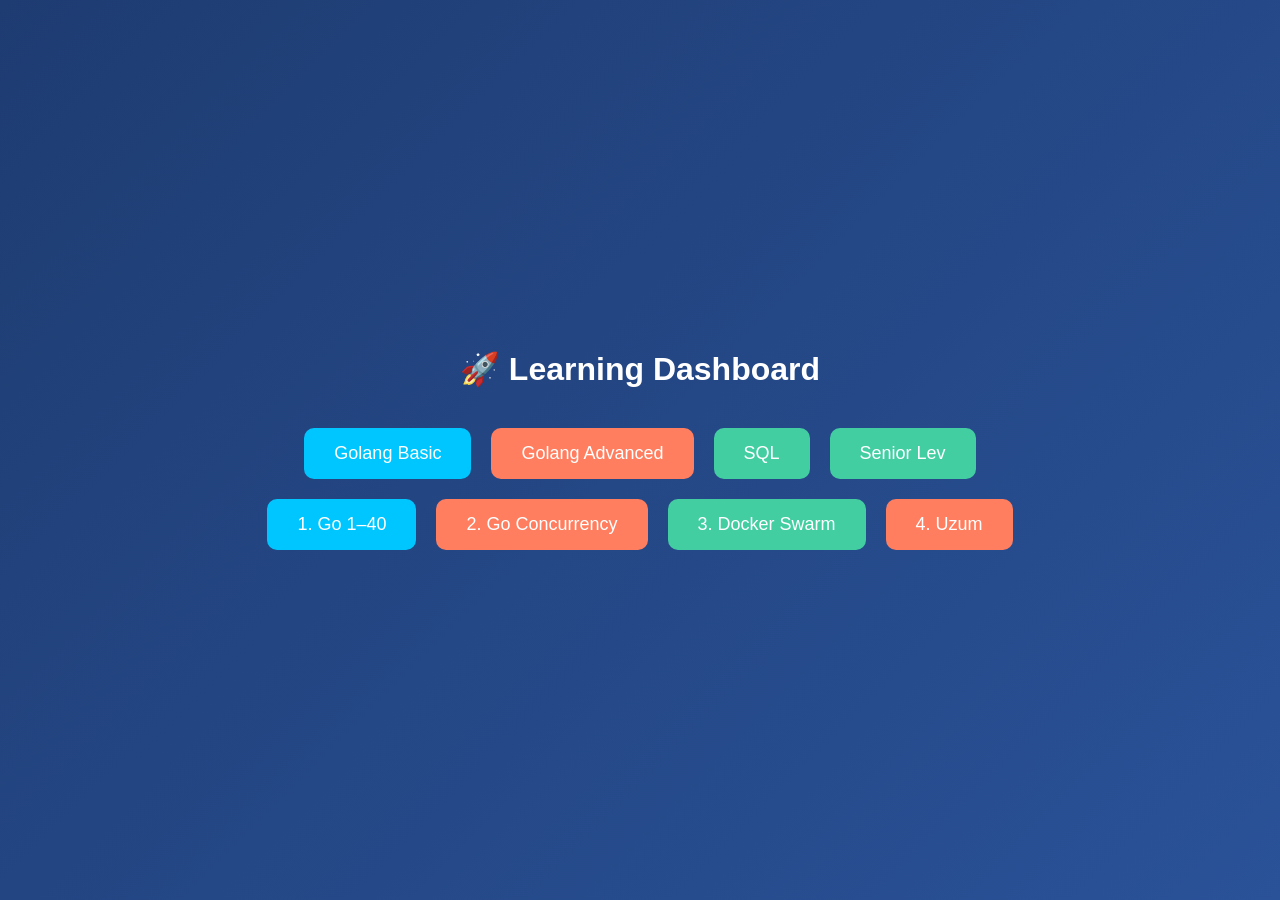
<file: index.html>
<!DOCTYPE html>
<html lang="en">

<head>
    <meta charset="UTF-8">
    <meta name="viewport" content="width=device-width, initial-scale=1">
    <title>Learning Hub</title>
    <style>
        * {
            margin: 0;
            padding: 0;
            box-sizing: border-box;
            font-family: Arial, sans-serif;
        }

        body {
            min-height: 100vh;
            padding: 20px;
            display: flex;
            justify-content: center;
            align-items: center;
            background: linear-gradient(135deg, #1e3c72, #2a5298);
        }

        .container {
            text-align: center;
        }

        h1 {
            color: white;
            margin-bottom: 40px;
            font-size: 32px;
        }

        .buttons {
            display: flex;
            flex-wrap: wrap;
            gap: 20px;
            justify-content: center;
        }

        .buttons + .buttons {
            margin-top: 20px;
        }

        .btn {
            padding: 15px 30px;
            border: none;
            border-radius: 10px;
            font-size: 18px;
            cursor: pointer;
            transition: 0.3s;
            text-decoration: none;
            color: white;
            display: inline-block;
        }

        .basic {
            background: #00c6ff;
        }

        .advanced {
            background: #ff7e5f;
        }

        .sql {
            background: #43cea2;
        }

        .btn:hover {
            transform: scale(1.1);
            box-shadow: 0 10px 25px rgba(0, 0, 0, 0.3);
        }
    </style>
</head>

<body>

    <div class="container">
        <h1>🚀 Learning Dashboard</h1>

        <div class="buttons">
            <a href="les/golang1.html" target="_blank" class="btn basic">
                Golang Basic
            </a>

            <a href="les/golang2.html" target="_blank" class="btn advanced">
                Golang Advanced
            </a>

            <a href="les/sql.html" target="_blank" class="btn sql">
                SQL
            </a>
            
            <a href="les/backend-admin.html" target="_blank" class="btn sql">
                Senior Lev
            </a>
        </div>

        <div class="buttons">
            <a href="new/1-go_1_40.html" target="_blank" class="btn basic">
                1. Go 1–40
            </a>

            <a href="new/2-go_concurrency.html" target="_blank" class="btn advanced">
                2. Go Concurrency
            </a>

            <a href="new/3-docker_swarm.html" target="_blank" class="btn sql">
                3. Docker Swarm
            </a>

            <a href="new/4-uzum.html" target="_blank" class="btn advanced">
                4. Uzum
            </a>
        </div>
    </div>

</body>

</html>
</file>
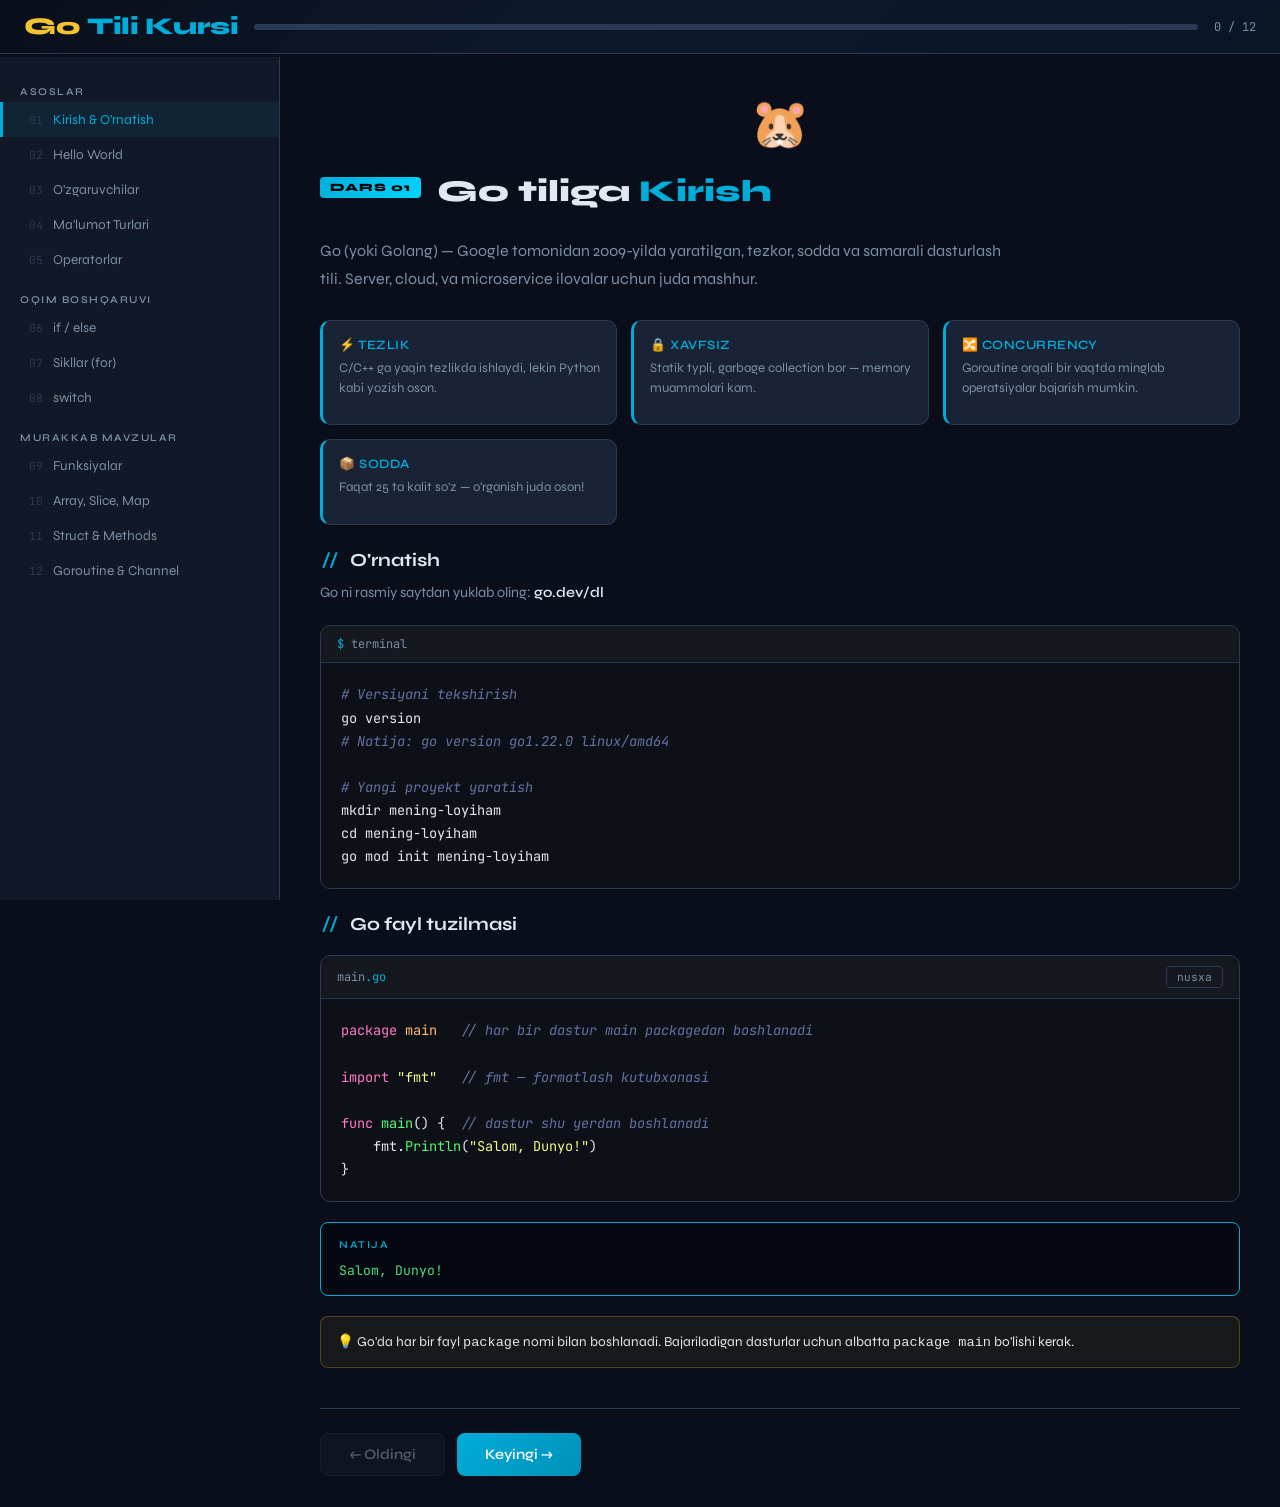
<file: les/golang1.html>
<!DOCTYPE html>
<html lang="uz">

<head>
    <meta charset="UTF-8">
    <meta name="viewport" content="width=device-width, initial-scale=1.0">
    <title>Go Tili — 0 dan Pro gacha</title>
    <link
        href="https://fonts.googleapis.com/css2?family=JetBrains+Mono:wght@400;700&family=Syne:wght@400;600;800&display=swap"
        rel="stylesheet">
    <style>
        :root {
            --bg: #0a0e1a;
            --surface: #111827;
            --card: #1a2235;
            --border: #2a3a55;
            --go: #00ADD8;
            --go2: #00d4ff;
            --accent: #f4c430;
            --green: #4ade80;
            --red: #f87171;
            --text: #e2e8f0;
            --muted: #7a8fa6;
            --code-bg: #0d1117;
        }

        * {
            margin: 0;
            padding: 0;
            box-sizing: border-box;
        }

        body {
            font-family: 'Syne', sans-serif;
            background: var(--bg);
            color: var(--text);
            min-height: 100vh;
            overflow-x: hidden;
        }

        /* HEADER */
        header {
            background: linear-gradient(135deg, #0a0e1a 0%, #0d1a2e 50%, #071525 100%);
            border-bottom: 1px solid var(--border);
            padding: 0;
            position: sticky;
            top: 0;
            z-index: 100;
            backdrop-filter: blur(12px);
        }

        .header-inner {
            max-width: 1400px;
            margin: 0 auto;
            display: flex;
            align-items: center;
            gap: 16px;
            padding: 12px 24px;
        }

        .logo {
            font-size: 1.5rem;
            font-weight: 800;
            color: var(--go);
            letter-spacing: -0.5px;
            display: flex;
            align-items: center;
            gap: 8px;
            white-space: nowrap;
        }

        .logo span {
            color: var(--accent);
        }

        .progress-bar-wrap {
            flex: 1;
            background: var(--border);
            border-radius: 99px;
            height: 6px;
            overflow: hidden;
        }

        .progress-bar-fill {
            height: 100%;
            background: linear-gradient(90deg, var(--go), var(--go2));
            border-radius: 99px;
            transition: width 0.5s ease;
            width: 0%;
        }

        .progress-text {
            font-family: 'JetBrains Mono', monospace;
            font-size: 0.75rem;
            color: var(--muted);
            white-space: nowrap;
        }

        /* LAYOUT */
        .app {
            display: flex;
            max-width: 1400px;
            margin: 0 auto;
            min-height: calc(100vh - 57px);
        }

        /* SIDEBAR */
        .sidebar {
            width: 280px;
            flex-shrink: 0;
            border-right: 1px solid var(--border);
            padding: 20px 0;
            position: sticky;
            top: 57px;
            height: calc(100vh - 57px);
            overflow-y: auto;
            background: var(--surface);
        }

        .sidebar::-webkit-scrollbar {
            width: 4px;
        }

        .sidebar::-webkit-scrollbar-track {
            background: transparent;
        }

        .sidebar::-webkit-scrollbar-thumb {
            background: var(--border);
            border-radius: 2px;
        }

        .sidebar-section {
            margin-bottom: 8px;
        }

        .sidebar-label {
            font-size: 0.65rem;
            font-weight: 600;
            color: var(--muted);
            letter-spacing: 1.5px;
            text-transform: uppercase;
            padding: 8px 20px 4px;
        }

        .sidebar-item {
            display: flex;
            align-items: center;
            gap: 10px;
            padding: 9px 20px;
            cursor: pointer;
            font-size: 0.85rem;
            color: var(--muted);
            transition: all 0.2s;
            border-left: 3px solid transparent;
            position: relative;
        }

        .sidebar-item:hover {
            color: var(--text);
            background: rgba(0, 173, 216, 0.06);
        }

        .sidebar-item.active {
            color: var(--go);
            border-left-color: var(--go);
            background: rgba(0, 173, 216, 0.08);
        }

        .sidebar-item.done {
            color: var(--green);
        }

        .sidebar-item.done::after {
            content: '✓';
            margin-left: auto;
            font-size: 0.75rem;
        }

        .sidebar-num {
            font-family: 'JetBrains Mono', monospace;
            font-size: 0.7rem;
            color: var(--border);
            width: 20px;
            text-align: right;
        }

        /* MAIN CONTENT */
        .main {
            flex: 1;
            padding: 32px 40px;
            overflow-y: auto;
            max-width: calc(1400px - 280px);
        }

        .lesson {
            display: none;
        }

        .lesson.active {
            display: block;
            animation: fadeIn 0.4s ease;
        }

        @keyframes fadeIn {
            from {
                opacity: 0;
                transform: translateY(16px);
            }

            to {
                opacity: 1;
                transform: translateY(0);
            }
        }

        .lesson-header {
            display: flex;
            align-items: flex-start;
            gap: 16px;
            margin-bottom: 28px;
        }

        .lesson-badge {
            background: linear-gradient(135deg, var(--go), var(--go2));
            color: #000;
            font-weight: 800;
            font-size: 0.7rem;
            padding: 4px 10px;
            border-radius: 4px;
            letter-spacing: 1px;
            text-transform: uppercase;
            white-space: nowrap;
            margin-top: 4px;
        }

        .lesson-title {
            font-size: 1.9rem;
            font-weight: 800;
            color: var(--text);
            line-height: 1.2;
        }

        .lesson-title span {
            color: var(--go);
        }

        .lesson-desc {
            font-size: 1rem;
            color: var(--muted);
            line-height: 1.7;
            margin-bottom: 28px;
            max-width: 700px;
        }

        /* CODE BLOCKS */
        .code-block {
            background: var(--code-bg);
            border: 1px solid var(--border);
            border-radius: 10px;
            overflow: hidden;
            margin: 20px 0;
        }

        .code-header {
            display: flex;
            align-items: center;
            justify-content: space-between;
            padding: 10px 16px;
            background: rgba(255, 255, 255, 0.03);
            border-bottom: 1px solid var(--border);
        }

        .code-filename {
            font-family: 'JetBrains Mono', monospace;
            font-size: 0.75rem;
            color: var(--muted);
        }

        .code-filename .dot {
            color: var(--go);
        }

        .copy-btn {
            background: none;
            border: 1px solid var(--border);
            color: var(--muted);
            font-family: 'JetBrains Mono', monospace;
            font-size: 0.7rem;
            padding: 3px 10px;
            border-radius: 4px;
            cursor: pointer;
            transition: all 0.2s;
        }

        .copy-btn:hover {
            color: var(--go);
            border-color: var(--go);
        }

        pre {
            padding: 20px;
            overflow-x: auto;
            font-family: 'JetBrains Mono', monospace;
            font-size: 0.85rem;
            line-height: 1.7;
        }

        pre::-webkit-scrollbar {
            height: 4px;
        }

        pre::-webkit-scrollbar-thumb {
            background: var(--border);
            border-radius: 2px;
        }

        .kw {
            color: #ff79c6;
        }

        .fn {
            color: #50fa7b;
        }

        .str {
            color: #f1fa8c;
        }

        .num {
            color: #bd93f9;
        }

        .cmt {
            color: #6272a4;
            font-style: italic;
        }

        .typ {
            color: var(--go);
        }

        .pkg {
            color: #ffb86c;
        }

        /* OUTPUT BOX */
        .output-box {
            background: #050810;
            border: 1px solid var(--go);
            border-radius: 8px;
            padding: 14px 18px;
            margin: 12px 0 20px;
            font-family: 'JetBrains Mono', monospace;
            font-size: 0.82rem;
            color: var(--green);
            line-height: 1.6;
        }

        .output-label {
            font-size: 0.65rem;
            letter-spacing: 1.5px;
            text-transform: uppercase;
            color: var(--go);
            margin-bottom: 6px;
            font-family: 'Syne', sans-serif;
            font-weight: 600;
        }

        /* INFO CARDS */
        .info-grid {
            display: grid;
            grid-template-columns: repeat(auto-fit, minmax(220px, 1fr));
            gap: 14px;
            margin: 20px 0;
        }

        .info-card {
            background: var(--card);
            border: 1px solid var(--border);
            border-radius: 10px;
            padding: 16px;
            border-left: 3px solid var(--go);
        }

        .info-card h4 {
            font-size: 0.8rem;
            font-weight: 600;
            color: var(--go);
            margin-bottom: 6px;
            text-transform: uppercase;
            letter-spacing: 0.5px;
        }

        .info-card p {
            font-size: 0.82rem;
            color: var(--muted);
            line-height: 1.5;
        }

        .info-card code {
            font-family: 'JetBrains Mono', monospace;
            background: var(--code-bg);
            padding: 1px 5px;
            border-radius: 3px;
            font-size: 0.8rem;
            color: var(--accent);
        }

        /* NOTE */
        .note {
            background: rgba(244, 196, 48, 0.06);
            border: 1px solid rgba(244, 196, 48, 0.25);
            border-radius: 8px;
            padding: 14px 16px;
            margin: 16px 0;
            font-size: 0.85rem;
            color: var(--text);
            line-height: 1.6;
        }

        .note::before {
            content: '💡 ';
        }

        .tip {
            background: rgba(0, 173, 216, 0.06);
            border: 1px solid rgba(0, 173, 216, 0.2);
            border-radius: 8px;
            padding: 14px 16px;
            margin: 16px 0;
            font-size: 0.85rem;
            color: var(--text);
            line-height: 1.6;
        }

        .tip::before {
            content: '🔷 ';
        }

        /* TABLE */
        table {
            width: 100%;
            border-collapse: collapse;
            margin: 16px 0;
            font-size: 0.83rem;
        }

        th {
            background: var(--card);
            color: var(--go);
            padding: 10px 14px;
            text-align: left;
            font-weight: 600;
            border-bottom: 2px solid var(--go);
            font-size: 0.75rem;
            letter-spacing: 0.5px;
            text-transform: uppercase;
        }

        td {
            padding: 9px 14px;
            border-bottom: 1px solid var(--border);
            color: var(--text);
            font-family: 'JetBrains Mono', monospace;
            font-size: 0.8rem;
        }

        tr:hover td {
            background: rgba(255, 255, 255, 0.02);
        }

        td:first-child {
            color: var(--accent);
        }

        /* NAVIGATION */
        .nav-buttons {
            display: flex;
            gap: 12px;
            margin-top: 40px;
            padding-top: 24px;
            border-top: 1px solid var(--border);
        }

        .btn {
            padding: 12px 28px;
            border-radius: 8px;
            font-family: 'Syne', sans-serif;
            font-weight: 600;
            font-size: 0.9rem;
            cursor: pointer;
            transition: all 0.2s;
            border: none;
        }

        .btn-primary {
            background: linear-gradient(135deg, var(--go), #0090b8);
            color: #fff;
        }

        .btn-primary:hover {
            transform: translateY(-1px);
            box-shadow: 0 6px 20px rgba(0, 173, 216, 0.3);
        }

        .btn-secondary {
            background: var(--card);
            color: var(--text);
            border: 1px solid var(--border);
        }

        .btn-secondary:hover {
            border-color: var(--go);
            color: var(--go);
        }

        .btn:disabled {
            opacity: 0.35;
            cursor: not-allowed;
            transform: none !important;
        }

        h3 {
            font-size: 1.15rem;
            font-weight: 700;
            color: var(--text);
            margin: 24px 0 10px;
        }

        h3::before {
            content: '// ';
            color: var(--go);
            font-family: 'JetBrains Mono', monospace;
            font-size: 0.9em;
        }

        p {
            font-size: 0.9rem;
            color: var(--muted);
            line-height: 1.7;
            margin-bottom: 10px;
        }

        strong {
            color: var(--text);
            font-weight: 600;
        }

        ul {
            list-style: none;
            padding-left: 0;
            margin: 10px 0;
        }

        ul li {
            padding: 4px 0;
            font-size: 0.87rem;
            color: var(--muted);
            padding-left: 20px;
            position: relative;
        }

        ul li::before {
            content: '→';
            position: absolute;
            left: 0;
            color: var(--go);
        }

        .highlight {
            color: var(--go);
            font-weight: 600;
        }

        /* GOPHER */
        .gopher-welcome {
            font-size: 3rem;
            text-align: center;
            margin: 10px 0 20px;
            animation: bounce 2s infinite;
        }

        @keyframes bounce {

            0%,
            100% {
                transform: translateY(0);
            }

            50% {
                transform: translateY(-8px);
            }
        }

        /* QUIZ */
        .quiz-card {
            background: var(--card);
            border: 1px solid var(--border);
            border-radius: 12px;
            padding: 20px;
            margin: 20px 0;
        }

        .quiz-q {
            font-size: 0.95rem;
            font-weight: 600;
            color: var(--text);
            margin-bottom: 14px;
        }

        .quiz-options {
            display: flex;
            flex-direction: column;
            gap: 8px;
        }

        .quiz-opt {
            background: var(--surface);
            border: 1px solid var(--border);
            border-radius: 7px;
            padding: 10px 14px;
            cursor: pointer;
            font-size: 0.85rem;
            font-family: 'JetBrains Mono', monospace;
            color: var(--text);
            transition: all 0.2s;
            text-align: left;
        }

        .quiz-opt:hover {
            border-color: var(--go);
            color: var(--go);
        }

        .quiz-opt.correct {
            border-color: var(--green);
            color: var(--green);
            background: rgba(74, 222, 128, 0.08);
        }

        .quiz-opt.wrong {
            border-color: var(--red);
            color: var(--red);
            background: rgba(248, 113, 113, 0.08);
        }

        .quiz-result {
            margin-top: 10px;
            font-size: 0.85rem;
            font-weight: 600;
            display: none;
        }

        @media (max-width: 900px) {
            .sidebar {
                display: none;
            }

            .main {
                padding: 20px;
                max-width: 100%;
            }

            .lesson-title {
                font-size: 1.4rem;
            }
        }
    </style>
</head>

<body>

    <header>
        <div class="header-inner">
            <div class="logo">
                <span>Go</span> Tili Kursi
            </div>
            <div class="progress-bar-wrap">
                <div class="progress-bar-fill" id="progressBar"></div>
            </div>
            <div class="progress-text" id="progressText">0 / 12</div>
        </div>
    </header>

    <div class="app">
        <nav class="sidebar">
            <div class="sidebar-section">
                <div class="sidebar-label">Asoslar</div>
                <div class="sidebar-item active" onclick="goTo(0)"><span class="sidebar-num">01</span> Kirish &
                    O'rnatish</div>
                <div class="sidebar-item" onclick="goTo(1)"><span class="sidebar-num">02</span> Hello World</div>
                <div class="sidebar-item" onclick="goTo(2)"><span class="sidebar-num">03</span> O'zgaruvchilar</div>
                <div class="sidebar-item" onclick="goTo(3)"><span class="sidebar-num">04</span> Ma'lumot Turlari</div>
                <div class="sidebar-item" onclick="goTo(4)"><span class="sidebar-num">05</span> Operatorlar</div>
            </div>
            <div class="sidebar-section">
                <div class="sidebar-label">Oqim Boshqaruvi</div>
                <div class="sidebar-item" onclick="goTo(5)"><span class="sidebar-num">06</span> if / else</div>
                <div class="sidebar-item" onclick="goTo(6)"><span class="sidebar-num">07</span> Sikllar (for)</div>
                <div class="sidebar-item" onclick="goTo(7)"><span class="sidebar-num">08</span> switch</div>
            </div>
            <div class="sidebar-section">
                <div class="sidebar-label">Murakkab Mavzular</div>
                <div class="sidebar-item" onclick="goTo(8)"><span class="sidebar-num">09</span> Funksiyalar</div>
                <div class="sidebar-item" onclick="goTo(9)"><span class="sidebar-num">10</span> Array, Slice, Map</div>
                <div class="sidebar-item" onclick="goTo(10)"><span class="sidebar-num">11</span> Struct & Methods</div>
                <div class="sidebar-item" onclick="goTo(11)"><span class="sidebar-num">12</span> Goroutine & Channel
                </div>
            </div>
        </nav>

        <main class="main">

            <!-- LESSON 0: Kirish -->
            <div class="lesson active" id="lesson-0">
                <div class="gopher-welcome">🐹</div>
                <div class="lesson-header">
                    <div class="lesson-badge">Dars 01</div>
                    <h1 class="lesson-title">Go tiliga <span>Kirish</span></h1>
                </div>
                <p class="lesson-desc">Go (yoki Golang) — Google tomonidan 2009-yilda yaratilgan, tezkor, sodda va
                    samarali dasturlash tili. Server, cloud, va microservice ilovalar uchun juda mashhur.</p>

                <div class="info-grid">
                    <div class="info-card">
                        <h4>⚡ Tezlik</h4>
                        <p>C/C++ ga yaqin tezlikda ishlaydi, lekin Python kabi yozish oson.</p>
                    </div>
                    <div class="info-card">
                        <h4>🔒 Xavfsiz</h4>
                        <p>Statik typli, garbage collection bor — memory muammolari kam.</p>
                    </div>
                    <div class="info-card">
                        <h4>🔀 Concurrency</h4>
                        <p>Goroutine orqali bir vaqtda minglab operatsiyalar bajarish mumkin.</p>
                    </div>
                    <div class="info-card">
                        <h4>📦 Sodda</h4>
                        <p>Faqat 25 ta kalit so'z — o'rganish juda oson!</p>
                    </div>
                </div>

                <h3>O'rnatish</h3>
                <p>Go ni rasmiy saytdan yuklab oling: <strong>go.dev/dl</strong></p>
                <div class="code-block">
                    <div class="code-header"><span class="code-filename"><span class="dot">$</span> terminal</span>
                    </div>
                    <pre><span class="cmt"># Versiyani tekshirish</span>
go version
<span class="cmt"># Natija: go version go1.22.0 linux/amd64</span>

<span class="cmt"># Yangi proyekt yaratish</span>
mkdir mening-loyiham
cd mening-loyiham
go mod init mening-loyiham</pre>
                </div>

                <h3>Go fayl tuzilmasi</h3>
                <div class="code-block">
                    <div class="code-header"><span class="code-filename">main<span class="dot">.go</span></span><button
                            class="copy-btn" onclick="copyCode(this)">nusxa</button></div>
                    <pre><span class="kw">package</span> <span class="pkg">main</span>   <span class="cmt">// har bir dastur main packagedan boshlanadi</span>

<span class="kw">import</span> <span class="str">"fmt"</span>   <span class="cmt">// fmt — formatlash kutubxonasi</span>

<span class="kw">func</span> <span class="fn">main</span>() {  <span class="cmt">// dastur shu yerdan boshlanadi</span>
    fmt.<span class="fn">Println</span>(<span class="str">"Salom, Dunyo!"</span>)
}</pre>
                </div>

                <div class="output-box">
                    <div class="output-label">Natija</div>Salom, Dunyo!
                </div>

                <div class="note">Go'da har bir fayl <code>package</code> nomi bilan boshlanadi. Bajariladigan dasturlar
                    uchun albatta <code>package main</code> bo'lishi kerak.</div>

                <div class="nav-buttons">
                    <button class="btn btn-secondary" disabled>← Oldingi</button>
                    <button class="btn btn-primary" onclick="next()">Keyingi →</button>
                </div>
            </div>

            <!-- LESSON 1: Hello World -->
            <div class="lesson" id="lesson-1">
                <div class="lesson-header">
                    <div class="lesson-badge">Dars 02</div>
                    <h1 class="lesson-title"><span>Hello World</span> va Dastur Ishlatish</h1>
                </div>
                <p class="lesson-desc">Go dasturini yozish, kompilyatsiya qilish va ishga tushirishni o'rganamiz.</p>

                <h3>Dasturni ishga tushirish</h3>
                <div class="code-block">
                    <div class="code-header"><span class="code-filename"><span class="dot">$</span> terminal</span>
                    </div>
                    <pre><span class="cmt"># To'g'ridan to'g'ri ishga tushirish</span>
go run main.go

<span class="cmt"># Kompilyatsiya qilib binary yaratish</span>
go build -o dastur main.go
./dastur</pre>
                </div>

                <h3>fmt paketi bilan ishlash</h3>
                <div class="code-block">
                    <div class="code-header"><span class="code-filename">main<span class="dot">.go</span></span><button
                            class="copy-btn" onclick="copyCode(this)">nusxa</button></div>
                    <pre><span class="kw">package</span> <span class="pkg">main</span>

<span class="kw">import</span> <span class="str">"fmt"</span>

<span class="kw">func</span> <span class="fn">main</span>() {
    <span class="cmt">// Println — yangi satr bilan chiqaradi</span>
    fmt.<span class="fn">Println</span>(<span class="str">"Salom, Go!"</span>)

    <span class="cmt">// Printf — formatlangan chiqarish</span>
    fmt.<span class="fn">Printf</span>(<span class="str">"Yosh: %d, Ism: %s\n"</span>, <span class="num">25</span>, <span class="str">"Ali"</span>)

    <span class="cmt">// Sprintf — string hosil qiladi</span>
    xabar := fmt.<span class="fn">Sprintf</span>(<span class="str">"Harorat: %.1f°C"</span>, <span class="num">36.6</span>)
    fmt.<span class="fn">Println</span>(xabar)
}</pre>
                </div>

                <div class="output-box">
                    <div class="output-label">Natija</div>Salom, Go!
                    Yosh: 25, Ism: Ali
                    Harorat: 36.6°C
                </div>

                <h3>Format belgilari (Verbs)</h3>
                <table>
                    <tr>
                        <th>Verb</th>
                        <th>Ma'nosi</th>
                        <th>Misol</th>
                    </tr>
                    <tr>
                        <td>%d</td>
                        <td>Butun son</td>
                        <td>fmt.Printf("%d", 42) → 42</td>
                    </tr>
                    <tr>
                        <td>%f</td>
                        <td>Float son</td>
                        <td>fmt.Printf("%.2f", 3.14) → 3.14</td>
                    </tr>
                    <tr>
                        <td>%s</td>
                        <td>String</td>
                        <td>fmt.Printf("%s", "salom") → salom</td>
                    </tr>
                    <tr>
                        <td>%v</td>
                        <td>Har qanday qiymat</td>
                        <td>fmt.Printf("%v", true) → true</td>
                    </tr>
                    <tr>
                        <td>%T</td>
                        <td>Tur nomi</td>
                        <td>fmt.Printf("%T", 5) → int</td>
                    </tr>
                    <tr>
                        <td>%t</td>
                        <td>Boolean</td>
                        <td>fmt.Printf("%t", false) → false</td>
                    </tr>
                </table>

                <div class="nav-buttons">
                    <button class="btn btn-secondary" onclick="prev()">← Oldingi</button>
                    <button class="btn btn-primary" onclick="next()">Keyingi →</button>
                </div>
            </div>

            <!-- LESSON 2: O'zgaruvchilar -->
            <div class="lesson" id="lesson-2">
                <div class="lesson-header">
                    <div class="lesson-badge">Dars 03</div>
                    <h1 class="lesson-title"><span>O'zgaruvchilar</span> (Variables)</h1>
                </div>
                <p class="lesson-desc">Go'da o'zgaruvchi e'lon qilishning bir necha usuli bor. Har birini misollar bilan
                    ko'ramiz.</p>

                <div class="code-block">
                    <div class="code-header"><span class="code-filename">variables<span
                                class="dot">.go</span></span><button class="copy-btn"
                            onclick="copyCode(this)">nusxa</button></div>
                    <pre><span class="kw">package</span> <span class="pkg">main</span>
<span class="kw">import</span> <span class="str">"fmt"</span>

<span class="kw">func</span> <span class="fn">main</span>() {
    <span class="cmt">// 1-usul: var kalit so'zi bilan</span>
    <span class="kw">var</span> ism <span class="typ">string</span> = <span class="str">"Kamol"</span>
    <span class="kw">var</span> yosh <span class="typ">int</span> = <span class="num">22</span>

    <span class="cmt">// 2-usul: turni avtomatik aniqlash</span>
    <span class="kw">var</span> shahar = <span class="str">"Toshkent"</span>

    <span class="cmt">// 3-usul: qisqa e'lon (:=) — eng ko'p ishlatiladigan</span>
    narx := <span class="num">150000.50</span>
    aktiv := <span class="kw">true</span>

    <span class="cmt">// Bir nechta o'zgaruvchi bir vaqtda</span>
    x, y, z := <span class="num">1</span>, <span class="num">2</span>, <span class="num">3</span>

    <span class="cmt">// Konstantalar (o'zgarmaydigan)</span>
    <span class="kw">const</span> PI = <span class="num">3.14159</span>
    <span class="kw">const</span> SAYT = <span class="str">"golang.org"</span>

    fmt.<span class="fn">Println</span>(ism, yosh, shahar)
    fmt.<span class="fn">Println</span>(narx, aktiv)
    fmt.<span class="fn">Println</span>(x, y, z)
    fmt.<span class="fn">Println</span>(PI, SAYT)
}</pre>
                </div>

                <div class="output-box">
                    <div class="output-label">Natija</div>Kamol 22 Toshkent
                    150000.5 true
                    1 2 3
                    3.14159 golang.org
                </div>

                <div class="note">Go'da e'lon qilingan o'zgaruvchi ishlatilmasa, <strong>kompilyatsiya xatosi</strong>
                    beradi! Bu tilning muhim xususiyatlaridan biri.</div>

                <h3>Nol qiymatlar (Zero Values)</h3>
                <div class="code-block">
                    <div class="code-header"><span class="code-filename">zero<span class="dot">.go</span></span><button
                            class="copy-btn" onclick="copyCode(this)">nusxa</button></div>
                    <pre><span class="kw">var</span> a <span class="typ">int</span>     <span class="cmt">// 0</span>
<span class="kw">var</span> b <span class="typ">float64</span> <span class="cmt">// 0.0</span>
<span class="kw">var</span> c <span class="typ">string</span>  <span class="cmt">// "" (bo'sh string)</span>
<span class="kw">var</span> d <span class="typ">bool</span>    <span class="cmt">// false</span></pre>
                </div>

                <div class="quiz-card">
                    <div class="quiz-q">❓ Go'da qisqa o'zgaruvchi e'lon qilish uchun qaysi operator ishlatiladi?</div>
                    <div class="quiz-options">
                        <button class="quiz-opt" onclick="checkQuiz(this, false)">=</button>
                        <button class="quiz-opt" onclick="checkQuiz(this, true)">:=</button>
                        <button class="quiz-opt" onclick="checkQuiz(this, false)">var</button>
                        <button class="quiz-opt" onclick="checkQuiz(this, false)">let</button>
                    </div>
                    <div class="quiz-result" id="qr"></div>
                </div>

                <div class="nav-buttons">
                    <button class="btn btn-secondary" onclick="prev()">← Oldingi</button>
                    <button class="btn btn-primary" onclick="next()">Keyingi →</button>
                </div>
            </div>

            <!-- LESSON 3: Ma'lumot Turlari -->
            <div class="lesson" id="lesson-3">
                <div class="lesson-header">
                    <div class="lesson-badge">Dars 04</div>
                    <h1 class="lesson-title">Ma'lumot <span>Turlari</span></h1>
                </div>
                <p class="lesson-desc">Go statik tipli til — har bir o'zgaruvchining turi kompilyatsiya vaqtida aniq
                    bo'lishi kerak.</p>

                <h3>Asosiy turlar</h3>
                <table>
                    <tr>
                        <th>Tur</th>
                        <th>O'lcham</th>
                        <th>Diapazon / Misol</th>
                    </tr>
                    <tr>
                        <td>int</td>
                        <td>32/64-bit</td>
                        <td>-2^63 dan 2^63-1 gacha</td>
                    </tr>
                    <tr>
                        <td>int8</td>
                        <td>8-bit</td>
                        <td>-128 dan 127</td>
                    </tr>
                    <tr>
                        <td>int16</td>
                        <td>16-bit</td>
                        <td>-32768 dan 32767</td>
                    </tr>
                    <tr>
                        <td>int32 (rune)</td>
                        <td>32-bit</td>
                        <td>Unicode belgi</td>
                    </tr>
                    <tr>
                        <td>int64</td>
                        <td>64-bit</td>
                        <td>Katta sonlar uchun</td>
                    </tr>
                    <tr>
                        <td>float32</td>
                        <td>32-bit</td>
                        <td>3.14</td>
                    </tr>
                    <tr>
                        <td>float64</td>
                        <td>64-bit</td>
                        <td>3.141592653589793</td>
                    </tr>
                    <tr>
                        <td>string</td>
                        <td>—</td>
                        <td>"Salom Go"</td>
                    </tr>
                    <tr>
                        <td>bool</td>
                        <td>1-bit</td>
                        <td>true / false</td>
                    </tr>
                    <tr>
                        <td>byte (uint8)</td>
                        <td>8-bit</td>
                        <td>0 dan 255</td>
                    </tr>
                </table>

                <div class="code-block">
                    <div class="code-header"><span class="code-filename">types<span class="dot">.go</span></span><button
                            class="copy-btn" onclick="copyCode(this)">nusxa</button></div>
                    <pre><span class="kw">package</span> <span class="pkg">main</span>
<span class="kw">import</span> <span class="str">"fmt"</span>

<span class="kw">func</span> <span class="fn">main</span>() {
    <span class="cmt">// Turni ko'rsatish</span>
    a := <span class="num">42</span>
    b := <span class="num">3.14</span>
    c := <span class="str">"salom"</span>
    d := <span class="kw">true</span>

    fmt.<span class="fn">Printf</span>(<span class="str">"%T = %v\n"</span>, a, a) <span class="cmt">// int = 42</span>
    fmt.<span class="fn">Printf</span>(<span class="str">"%T = %v\n"</span>, b, b) <span class="cmt">// float64 = 3.14</span>
    fmt.<span class="fn">Printf</span>(<span class="str">"%T = %v\n"</span>, c, c) <span class="cmt">// string = salom</span>
    fmt.<span class="fn">Printf</span>(<span class="str">"%T = %v\n"</span>, d, d) <span class="cmt">// bool = true</span>

    <span class="cmt">// Tur o'zgartirish (Type Conversion)</span>
    son := <span class="num">42</span>
    float := <span class="typ">float64</span>(son)
    matn := <span class="typ">string</span>([]<span class="typ">byte</span>(<span class="str">"A"</span>))

    fmt.<span class="fn">Println</span>(float, matn)

    <span class="cmt">// String uzunligi</span>
    s := <span class="str">"Go tili"</span>
    fmt.<span class="fn">Println</span>(<span class="fn">len</span>(s)) <span class="cmt">// 7</span>
}</pre>
                </div>

                <div class="output-box">
                    <div class="output-label">Natija</div>int = 42
                    float64 = 3.14
                    string = salom
                    bool = true
                    42 A
                    7
                </div>

                <div class="tip">Go'da turlar orasida <strong>avtomatik konversiya bo'lmaydi</strong>! int ni float64 ga
                    aylantirish uchun <code>float64(son)</code> deb yozish kerak.</div>

                <div class="nav-buttons">
                    <button class="btn btn-secondary" onclick="prev()">← Oldingi</button>
                    <button class="btn btn-primary" onclick="next()">Keyingi →</button>
                </div>
            </div>

            <!-- LESSON 4: Operatorlar -->
            <div class="lesson" id="lesson-4">
                <div class="lesson-header">
                    <div class="lesson-badge">Dars 05</div>
                    <h1 class="lesson-title"><span>Operatorlar</span></h1>
                </div>
                <p class="lesson-desc">Go'da arifmetik, taqqoslash va mantiqiy operatorlar.</p>

                <div class="code-block">
                    <div class="code-header"><span class="code-filename">operators<span
                                class="dot">.go</span></span><button class="copy-btn"
                            onclick="copyCode(this)">nusxa</button></div>
                    <pre><span class="kw">package</span> <span class="pkg">main</span>
<span class="kw">import</span> <span class="str">"fmt"</span>

<span class="kw">func</span> <span class="fn">main</span>() {
    <span class="cmt">// Arifmetik operatorlar</span>
    a, b := <span class="num">10</span>, <span class="num">3</span>
    fmt.<span class="fn">Println</span>(a + b)  <span class="cmt">// 13  (qo'shish)</span>
    fmt.<span class="fn">Println</span>(a - b)  <span class="cmt">// 7   (ayirish)</span>
    fmt.<span class="fn">Println</span>(a * b)  <span class="cmt">// 30  (ko'paytirish)</span>
    fmt.<span class="fn">Println</span>(a / b)  <span class="cmt">// 3   (bo'lish)</span>
    fmt.<span class="fn">Println</span>(a % b)  <span class="cmt">// 1   (qoldiq)</span>

    <span class="cmt">// Taqqoslash operatorlari — bool qaytaradi</span>
    fmt.<span class="fn">Println</span>(a == b) <span class="cmt">// false</span>
    fmt.<span class="fn">Println</span>(a != b) <span class="cmt">// true</span>
    fmt.<span class="fn">Println</span>(a > b)  <span class="cmt">// true</span>
    fmt.<span class="fn">Println</span>(a <= b) <span class="cmt">// false</span>

    <span class="cmt">// Mantiqiy operatorlar</span>
    x, y := <span class="kw">true</span>, <span class="kw">false</span>
    fmt.<span class="fn">Println</span>(x && y)  <span class="cmt">// false (VA)</span>
    fmt.<span class="fn">Println</span>(x || y)  <span class="cmt">// true  (YOKI)</span>
    fmt.<span class="fn">Println</span>(!x)     <span class="cmt">// false (EMAS)</span>

    <span class="cmt">// Qisqa yozuv operatorlari</span>
    n := <span class="num">5</span>
    n += <span class="num">3</span>   <span class="cmt">// n = n + 3 = 8</span>
    n++       <span class="cmt">// n = n + 1 = 9</span>
    n--       <span class="cmt">// n = n - 1 = 8</span>
    fmt.<span class="fn">Println</span>(n)
}</pre>
                </div>

                <div class="output-box">
                    <div class="output-label">Natija</div>13 7 30 3 1
                    false true true false
                    false true false
                    8
                </div>

                <div class="nav-buttons">
                    <button class="btn btn-secondary" onclick="prev()">← Oldingi</button>
                    <button class="btn btn-primary" onclick="next()">Keyingi →</button>
                </div>
            </div>

            <!-- LESSON 5: if/else -->
            <div class="lesson" id="lesson-5">
                <div class="lesson-header">
                    <div class="lesson-badge">Dars 06</div>
                    <h1 class="lesson-title"><span>if / else</span> Shartli Operatorlar</h1>
                </div>
                <p class="lesson-desc">Dasturda qaror qabul qilish — if, else if, else konstruktsiyalari.</p>

                <div class="code-block">
                    <div class="code-header"><span class="code-filename">conditions<span
                                class="dot">.go</span></span><button class="copy-btn"
                            onclick="copyCode(this)">nusxa</button></div>
                    <pre><span class="kw">package</span> <span class="pkg">main</span>
<span class="kw">import</span> <span class="str">"fmt"</span>

<span class="kw">func</span> <span class="fn">main</span>() {
    ball := <span class="num">75</span>

    <span class="cmt">// Oddiy if-else</span>
    <span class="kw">if</span> ball >= <span class="num">90</span> {
        fmt.<span class="fn">Println</span>(<span class="str">"A'lo"</span>)
    } <span class="kw">else if</span> ball >= <span class="num">70</span> {
        fmt.<span class="fn">Println</span>(<span class="str">"Yaxshi"</span>)
    } <span class="kw">else if</span> ball >= <span class="num">55</span> {
        fmt.<span class="fn">Println</span>(<span class="str">"Qoniqarli"</span>)
    } <span class="kw">else</span> {
        fmt.<span class="fn">Println</span>(<span class="str">"Qoniqarsiz"</span>)
    }

    <span class="cmt">// if bilan qisqa e'lon (scope ichida)</span>
    <span class="kw">if</span> toq := ball % <span class="num">2</span>; toq != <span class="num">0</span> {
        fmt.<span class="fn">Println</span>(<span class="str">"Toq son"</span>)
    } <span class="kw">else</span> {
        fmt.<span class="fn">Println</span>(<span class="str">"Juft son"</span>)
    }

    <span class="cmt">// Murakkab shart</span>
    yosh := <span class="num">20</span>
    pul := <span class="num">500000</span>
    <span class="kw">if</span> yosh >= <span class="num">18</span> && pul >= <span class="num">100000</span> {
        fmt.<span class="fn">Println</span>(<span class="str">"Kreditga ruxsat bor"</span>)
    }
}</pre>
                </div>

                <div class="output-box">
                    <div class="output-label">Natija</div>Yaxshi
                    Toq son
                    Kreditga ruxsat bor
                </div>

                <div class="note">Go'da if shartida qavslar <code>()</code> kerak emas, lekin figurali qavslar
                    <code>{ }</code> majburiy!</div>

                <div class="nav-buttons">
                    <button class="btn btn-secondary" onclick="prev()">← Oldingi</button>
                    <button class="btn btn-primary" onclick="next()">Keyingi →</button>
                </div>
            </div>

            <!-- LESSON 6: for -->
            <div class="lesson" id="lesson-6">
                <div class="lesson-header">
                    <div class="lesson-badge">Dars 07</div>
                    <h1 class="lesson-title"><span>for</span> Sikli</h1>
                </div>
                <p class="lesson-desc">Go'da faqat <code>for</code> sikli bor — u while va do-while o'rnini ham bosadi!
                </p>

                <div class="code-block">
                    <div class="code-header"><span class="code-filename">loops<span class="dot">.go</span></span><button
                            class="copy-btn" onclick="copyCode(this)">nusxa</button></div>
                    <pre><span class="kw">package</span> <span class="pkg">main</span>
<span class="kw">import</span> <span class="str">"fmt"</span>

<span class="kw">func</span> <span class="fn">main</span>() {
    <span class="cmt">// 1. Klassik for sikli</span>
    <span class="kw">for</span> i := <span class="num">0</span>; i < <span class="num">5</span>; i++ {
        fmt.<span class="fn">Printf</span>(<span class="str">"%d "</span>, i)
    }
    fmt.<span class="fn">Println</span>()

    <span class="cmt">// 2. While kabi ishlash</span>
    n := <span class="num">1</span>
    <span class="kw">for</span> n <= <span class="num">8</span> {
        fmt.<span class="fn">Printf</span>(<span class="str">"%d "</span>, n)
        n *= <span class="num">2</span>
    }
    fmt.<span class="fn">Println</span>()

    <span class="cmt">// 3. Cheksiz sikl + break</span>
    count := <span class="num">0</span>
    <span class="kw">for</span> {
        count++
        <span class="kw">if</span> count == <span class="num">3</span> { <span class="kw">break</span> }
    }
    fmt.<span class="fn">Println</span>(<span class="str">"Count:"</span>, count)

    <span class="cmt">// 4. continue — o'tkazib yuborish</span>
    <span class="kw">for</span> i := <span class="num">1</span>; i <= <span class="num">6</span>; i++ {
        <span class="kw">if</span> i%<span class="num">2</span> == <span class="num">0</span> { <span class="kw">continue</span> }
        fmt.<span class="fn">Printf</span>(<span class="str">"%d "</span>, i)
    }
    fmt.<span class="fn">Println</span>()

    <span class="cmt">// 5. range — slice/array ichida yurish</span>
    mevalar := []<span class="typ">string</span>{<span class="str">"olma"</span>, <span class="str">"nok"</span>, <span class="str">"uzum"</span>}
    <span class="kw">for</span> i, meva := <span class="kw">range</span> mevalar {
        fmt.<span class="fn">Printf</span>(<span class="str">"%d: %s\n"</span>, i, meva)
    }
}</pre>
                </div>

                <div class="output-box">
                    <div class="output-label">Natija</div>0 1 2 3 4
                    1 2 4 8
                    Count: 3
                    1 3 5
                    0: olma
                    1: nok
                    2: uzum
                </div>

                <div class="nav-buttons">
                    <button class="btn btn-secondary" onclick="prev()">← Oldingi</button>
                    <button class="btn btn-primary" onclick="next()">Keyingi →</button>
                </div>
            </div>

            <!-- LESSON 7: switch -->
            <div class="lesson" id="lesson-7">
                <div class="lesson-header">
                    <div class="lesson-badge">Dars 08</div>
                    <h1 class="lesson-title"><span>switch</span> Operatori</h1>
                </div>
                <p class="lesson-desc">Go'da switch — if/else if zanjiridan ancha toza va qulay variant.</p>

                <div class="code-block">
                    <div class="code-header"><span class="code-filename">switch<span
                                class="dot">.go</span></span><button class="copy-btn"
                            onclick="copyCode(this)">nusxa</button></div>
                    <pre><span class="kw">package</span> <span class="pkg">main</span>
<span class="kw">import</span> <span class="str">"fmt"</span>

<span class="kw">func</span> <span class="fn">main</span>() {
    kun := <span class="num">3</span>

    <span class="cmt">// Oddiy switch</span>
    <span class="kw">switch</span> kun {
    <span class="kw">case</span> <span class="num">1</span>:
        fmt.<span class="fn">Println</span>(<span class="str">"Dushanba"</span>)
    <span class="kw">case</span> <span class="num">2</span>:
        fmt.<span class="fn">Println</span>(<span class="str">"Seshanba"</span>)
    <span class="kw">case</span> <span class="num">3</span>:
        fmt.<span class="fn">Println</span>(<span class="str">"Chorshanba"</span>)
    <span class="kw">case</span> <span class="num">4</span>, <span class="num">5</span>:
        fmt.<span class="fn">Println</span>(<span class="str">"Payshanba yoki Juma"</span>)
    <span class="kw">default</span>:
        fmt.<span class="fn">Println</span>(<span class="str">"Dam olish kuni"</span>)
    }

    <span class="cmt">// Shartsiz switch (if-else o'rniga)</span>
    ball := <span class="num">85</span>
    <span class="kw">switch</span> {
    <span class="kw">case</span> ball >= <span class="num">90</span>:
        fmt.<span class="fn">Println</span>(<span class="str">"A'lo (5)"</span>)
    <span class="kw">case</span> ball >= <span class="num">70</span>:
        fmt.<span class="fn">Println</span>(<span class="str">"Yaxshi (4)"</span>)
    <span class="kw">case</span> ball >= <span class="num">55</span>:
        fmt.<span class="fn">Println</span>(<span class="str">"Qoniqarli (3)"</span>)
    <span class="kw">default</span>:
        fmt.<span class="fn">Println</span>(<span class="str">"Qoniqarsiz (2)"</span>)
    }

    <span class="cmt">// Tur tekshirish (type switch)</span>
    <span class="kw">var</span> qiymat <span class="kw">interface</span>{} = <span class="str">"salom"</span>
    <span class="kw">switch</span> v := qiymat.(<span class="kw">type</span>) {
    <span class="kw">case</span> <span class="typ">int</span>:
        fmt.<span class="fn">Printf</span>(<span class="str">"int: %d\n"</span>, v)
    <span class="kw">case</span> <span class="typ">string</span>:
        fmt.<span class="fn">Printf</span>(<span class="str">"string: %s\n"</span>, v)
    <span class="kw">case</span> <span class="typ">bool</span>:
        fmt.<span class="fn">Printf</span>(<span class="str">"bool: %t\n"</span>, v)
    }
}</pre>
                </div>

                <div class="output-box">
                    <div class="output-label">Natija</div>Chorshanba
                    Yaxshi (4)
                    string: salom
                </div>

                <div class="tip">Go'da switch ichida <code>break</code> yozish shart emas — har bir case avtomatik
                    to'xtaydi. Keyingi casega o'tish uchun <code>fallthrough</code> kalit so'zi ishlatiladi.</div>

                <div class="nav-buttons">
                    <button class="btn btn-secondary" onclick="prev()">← Oldingi</button>
                    <button class="btn btn-primary" onclick="next()">Keyingi →</button>
                </div>
            </div>

            <!-- LESSON 8: Funksiyalar -->
            <div class="lesson" id="lesson-8">
                <div class="lesson-header">
                    <div class="lesson-badge">Dars 09</div>
                    <h1 class="lesson-title"><span>Funksiyalar</span> (Functions)</h1>
                </div>
                <p class="lesson-desc">Go'da funksiyalar — kodni modulga bo'lish va qayta ishlatish imkoni. Bir nechta
                    qiymat qaytarish kabi kuchli xususiyatlar bor.</p>

                <div class="code-block">
                    <div class="code-header"><span class="code-filename">functions<span
                                class="dot">.go</span></span><button class="copy-btn"
                            onclick="copyCode(this)">nusxa</button></div>
                    <pre><span class="kw">package</span> <span class="pkg">main</span>
<span class="kw">import</span> <span class="str">"fmt"</span>

<span class="cmt">// Oddiy funksiya</span>
<span class="kw">func</span> <span class="fn">salom</span>(ism <span class="typ">string</span>) <span class="typ">string</span> {
    <span class="kw">return</span> <span class="str">"Salom, "</span> + ism + <span class="str">"!"</span>
}

<span class="cmt">// Bir nechta parametr</span>
<span class="kw">func</span> <span class="fn">yig'indi</span>(a, b <span class="typ">int</span>) <span class="typ">int</span> {
    <span class="kw">return</span> a + b
}

<span class="cmt">// Ko'p qiymat qaytarish (Go ning kuchli tomoni!)</span>
<span class="kw">func</span> <span class="fn">bo'lish</span>(a, b <span class="typ">float64</span>) (<span class="typ">float64</span>, <span class="typ">error</span>) {
    <span class="kw">if</span> b == <span class="num">0</span> {
        <span class="kw">return</span> <span class="num">0</span>, fmt.<span class="fn">Errorf</span>(<span class="str">"nolga bo'lish xatosi"</span>)
    }
    <span class="kw">return</span> a / b, <span class="kw">nil</span>
}

<span class="cmt">// Variadic funksiya (ixtiyoriy miqdorda argument)</span>
<span class="kw">func</span> <span class="fn">jami</span>(sonlar ...<span class="typ">int</span>) <span class="typ">int</span> {
    summa := <span class="num">0</span>
    <span class="kw">for</span> _, s := <span class="kw">range</span> sonlar {
        summa += s
    }
    <span class="kw">return</span> summa
}

<span class="kw">func</span> <span class="fn">main</span>() {
    fmt.<span class="fn">Println</span>(<span class="fn">salom</span>(<span class="str">"Dilnoza"</span>))
    fmt.<span class="fn">Println</span>(<span class="fn">yig'indi</span>(<span class="num">15</span>, <span class="num">27</span>))

    natija, xato := <span class="fn">bo'lish</span>(<span class="num">10</span>, <span class="num">3</span>)
    <span class="kw">if</span> xato != <span class="kw">nil</span> {
        fmt.<span class="fn">Println</span>(<span class="str">"Xato:"</span>, xato)
    } <span class="kw">else</span> {
        fmt.<span class="fn">Printf</span>(<span class="str">"%.4f\n"</span>, natija)
    }

    fmt.<span class="fn">Println</span>(<span class="fn">jami</span>(<span class="num">1</span>, <span class="num">2</span>, <span class="num">3</span>, <span class="num">4</span>, <span class="num">5</span>))

    <span class="cmt">// Anonim funksiya (lambda)</span>
    kvadrat := <span class="kw">func</span>(x <span class="typ">int</span>) <span class="typ">int</span> { <span class="kw">return</span> x * x }
    fmt.<span class="fn">Println</span>(<span class="fn">kvadrat</span>(<span class="num">7</span>))
}</pre>
                </div>

                <div class="output-box">
                    <div class="output-label">Natija</div>Salom, Dilnoza!
                    42
                    3.3333
                    15
                    49
                </div>

                <div class="note">Go'da funksiyalar <strong>birinchi darajali qiymat</strong> — ularni o'zgaruvchiga
                    saqlash, argument sifatida uzatish va qaytarish mumkin!</div>

                <div class="nav-buttons">
                    <button class="btn btn-secondary" onclick="prev()">← Oldingi</button>
                    <button class="btn btn-primary" onclick="next()">Keyingi →</button>
                </div>
            </div>

            <!-- LESSON 9: Array, Slice, Map -->
            <div class="lesson" id="lesson-9">
                <div class="lesson-header">
                    <div class="lesson-badge">Dars 10</div>
                    <h1 class="lesson-title"><span>Array, Slice</span> va <span>Map</span></h1>
                </div>
                <p class="lesson-desc">Go'da ma'lumotlar to'plamini saqlash uchun array (qat'iy o'lchamli), slice
                    (dinamik) va map (kalit-qiymat) ishlatiladi.</p>

                <div class="code-block">
                    <div class="code-header"><span class="code-filename">collections<span
                                class="dot">.go</span></span><button class="copy-btn"
                            onclick="copyCode(this)">nusxa</button></div>
                    <pre><span class="kw">package</span> <span class="pkg">main</span>
<span class="kw">import</span> <span class="str">"fmt"</span>

<span class="kw">func</span> <span class="fn">main</span>() {
    <span class="cmt">// ═══ ARRAY (qat'iy o'lcham) ═══</span>
    <span class="kw">var</span> sonlar [<span class="num">5</span>]<span class="typ">int</span> = [<span class="num">5</span>]<span class="typ">int</span>{<span class="num">10</span>, <span class="num">20</span>, <span class="num">30</span>, <span class="num">40</span>, <span class="num">50</span>}
    fmt.<span class="fn">Println</span>(sonlar[<span class="num">0</span>], sonlar[<span class="num">2</span>])

    <span class="cmt">// ═══ SLICE (dinamik, ko'p ishlatiladigan) ═══</span>
    mevalar := []<span class="typ">string</span>{<span class="str">"olma"</span>, <span class="str">"nok"</span>, <span class="str">"gilos"</span>}

    <span class="cmt">// Qo'shish</span>
    mevalar = <span class="fn">append</span>(mevalar, <span class="str">"shaftoli"</span>, <span class="str">"qovun"</span>)
    fmt.<span class="fn">Println</span>(mevalar)
    fmt.<span class="fn">Println</span>(<span class="str">"Uzunlik:"</span>, <span class="fn">len</span>(mevalar))

    <span class="cmt">// Slicing (kesma olish)</span>
    fmt.<span class="fn">Println</span>(mevalar[<span class="num">1</span>:<span class="num">4</span>]) <span class="cmt">// [nok gilos shaftoli]</span>
    fmt.<span class="fn">Println</span>(mevalar[:<span class="num">2</span>])  <span class="cmt">// [olma nok]</span>

    <span class="cmt">// make bilan slice yaratish</span>
    raqamlar := <span class="fn">make</span>([]<span class="typ">int</span>, <span class="num">3</span>, <span class="num">5</span>) <span class="cmt">// uzunlik=3, sig'im=5</span>
    fmt.<span class="fn">Println</span>(raqamlar)

    <span class="cmt">// ═══ MAP (kalit → qiymat) ═══</span>
    talaba := <span class="kw">map</span>[<span class="typ">string</span>]<span class="typ">int</span>{
        <span class="str">"matematika"</span>: <span class="num">95</span>,
        <span class="str">"fizika"</span>:     <span class="num">87</span>,
        <span class="str">"inglizcha"</span>:  <span class="num">92</span>,
    }

    fmt.<span class="fn">Println</span>(talaba[<span class="str">"matematika"</span>])

    <span class="cmt">// Yangi qiymat qo'shish</span>
    talaba[<span class="str">"kimyo"</span>] = <span class="num">78</span>

    <span class="cmt">// Mavjudligini tekshirish</span>
    ball, mavjud := talaba[<span class="str">"biologiya"</span>]
    <span class="kw">if</span> !mavjud {
        fmt.<span class="fn">Println</span>(<span class="str">"Biologiya topilmadi, default:"</span>, ball)
    }

    <span class="cmt">// Barcha kalit-qiymatlarni ko'rish</span>
    <span class="kw">for</span> fan, baho := <span class="kw">range</span> talaba {
        fmt.<span class="fn">Printf</span>(<span class="str">"%s: %d\n"</span>, fan, baho)
    }

    <span class="cmt">// O'chirish</span>
    <span class="fn">delete</span>(talaba, <span class="str">"kimyo"</span>)
}</pre>
                </div>

                <div class="output-box">
                    <div class="output-label">Natija</div>10 30
                    [olma nok gilos shaftoli qovun]
                    Uzunlik: 5
                    [nok gilos shaftoli]
                    [olma nok]
                    [0 0 0]
                    95
                    Biologiya topilmadi, default: 0
                </div>

                <div class="nav-buttons">
                    <button class="btn btn-secondary" onclick="prev()">← Oldingi</button>
                    <button class="btn btn-primary" onclick="next()">Keyingi →</button>
                </div>
            </div>

            <!-- LESSON 10: Struct -->
            <div class="lesson" id="lesson-10">
                <div class="lesson-header">
                    <div class="lesson-badge">Dars 11</div>
                    <h1 class="lesson-title"><span>Struct</span> va Metodlar</h1>
                </div>
                <p class="lesson-desc">Struct — Go'da obyektga o'xshash tuzilma. Metodlar orqali unga funksionallik
                    qo'shish mumkin.</p>

                <div class="code-block">
                    <div class="code-header"><span class="code-filename">structs<span
                                class="dot">.go</span></span><button class="copy-btn"
                            onclick="copyCode(this)">nusxa</button></div>
                    <pre><span class="kw">package</span> <span class="pkg">main</span>
<span class="kw">import</span> <span class="str">"fmt"</span>

<span class="cmt">// Struct e'loni</span>
<span class="kw">type</span> <span class="typ">Talaba</span> <span class="kw">struct</span> {
    Ism     <span class="typ">string</span>
    Yosh    <span class="typ">int</span>
    Baholar []<span class="typ">int</span>
}

<span class="cmt">// Metod — (receiver bilan funksiya)</span>
<span class="kw">func</span> (t <span class="typ">Talaba</span>) <span class="fn">OrtachaBalll</span>() <span class="typ">float64</span> {
    <span class="kw">if</span> <span class="fn">len</span>(t.Baholar) == <span class="num">0</span> { <span class="kw">return</span> <span class="num">0</span> }
    summa := <span class="num">0</span>
    <span class="kw">for</span> _, b := <span class="kw">range</span> t.Baholar {
        summa += b
    }
    <span class="kw">return</span> <span class="typ">float64</span>(summa) / <span class="typ">float64</span>(<span class="fn">len</span>(t.Baholar))
}

<span class="cmt">// Pointer receiver — o'zgartirishlar saqlanadi</span>
<span class="kw">func</span> (t *<span class="typ">Talaba</span>) <span class="fn">BaholarQo'sh</span>(baho <span class="typ">int</span>) {
    t.Baholar = <span class="fn">append</span>(t.Baholar, baho)
}

<span class="kw">func</span> (t <span class="typ">Talaba</span>) <span class="fn">Taqdim</span>() <span class="typ">string</span> {
    <span class="kw">return</span> fmt.<span class="fn">Sprintf</span>(<span class="str">"%s (%d yosh) — o'rtacha: %.1f"</span>,
        t.Ism, t.Yosh, t.<span class="fn">OrtachaBalll</span>())
}

<span class="kw">func</span> <span class="fn">main</span>() {
    <span class="cmt">// Struct yaratish</span>
    ali := <span class="typ">Talaba</span>{
        Ism:  <span class="str">"Ali Karimov"</span>,
        Yosh: <span class="num">20</span>,
    }

    ali.<span class="fn">BaholarQo'sh</span>(<span class="num">88</span>)
    ali.<span class="fn">BaholarQo'sh</span>(<span class="num">95</span>)
    ali.<span class="fn">BaholarQo'sh</span>(<span class="num">76</span>)

    fmt.<span class="fn">Println</span>(ali.<span class="fn">Taqdim</span>())

    <span class="cmt">// Struct array</span>
    guruh := []<span class="typ">Talaba</span>{
        {<span class="str">"Zulfiya"</span>, <span class="num">19</span>, []<span class="typ">int</span>{<span class="num">90</span>, <span class="num">85</span>}},
        {<span class="str">"Bobur"</span>, <span class="num">21</span>, []<span class="typ">int</span>{<span class="num">70</span>, <span class="num">80</span>, <span class="num">75</span>}},
    }

    <span class="kw">for</span> _, t := <span class="kw">range</span> guruh {
        fmt.<span class="fn">Println</span>(t.<span class="fn">Taqdim</span>())
    }
}</pre>
                </div>

                <div class="output-box">
                    <div class="output-label">Natija</div>Ali Karimov (20 yosh) — o'rtacha: 86.3
                    Zulfiya (19 yosh) — o'rtacha: 87.5
                    Bobur (21 yosh) — o'rtacha: 75.0
                </div>

                <div class="note">Go'da <strong>meros (inheritance)</strong> yo'q, lekin <strong>composition</strong>
                    (bir structni boshqasiga joylash) orqali xuddi shu natijaga erishiladi. Bu Go falsafasining asosi!
                </div>

                <div class="nav-buttons">
                    <button class="btn btn-secondary" onclick="prev()">← Oldingi</button>
                    <button class="btn btn-primary" onclick="next()">Keyingi →</button>
                </div>
            </div>

            <!-- LESSON 11: Goroutine -->
            <div class="lesson" id="lesson-11">
                <div class="lesson-header">
                    <div class="lesson-badge">Dars 12</div>
                    <h1 class="lesson-title"><span>Goroutine</span> va Channel</h1>
                </div>
                <p class="lesson-desc">Go'ning eng kuchli tomoni — concurrency! Goroutine'lar bir vaqtda minglab
                    vazifalarni bajarishga imkon beradi.</p>

                <div class="code-block">
                    <div class="code-header"><span class="code-filename">goroutine<span
                                class="dot">.go</span></span><button class="copy-btn"
                            onclick="copyCode(this)">nusxa</button></div>
                    <pre><span class="kw">package</span> <span class="pkg">main</span>

<span class="kw">import</span> (
    <span class="str">"fmt"</span>
    <span class="str">"sync"</span>
    <span class="str">"time"</span>
)

<span class="kw">func</span> <span class="fn">vazifa</span>(id <span class="typ">int</span>, wg *sync.<span class="typ">WaitGroup</span>) {
    <span class="kw">defer</span> wg.<span class="fn">Done</span>()
    fmt.<span class="fn">Printf</span>(<span class="str">"Vazifa %d boshlandi\n"</span>, id)
    time.<span class="fn">Sleep</span>(<span class="num">100</span> * time.Millisecond)
    fmt.<span class="fn">Printf</span>(<span class="str">"Vazifa %d tugadi\n"</span>, id)
}

<span class="kw">func</span> <span class="fn">main</span>() {
    <span class="cmt">// ═══ GOROUTINE ═══</span>
    <span class="kw">var</span> wg sync.<span class="typ">WaitGroup</span>

    <span class="kw">for</span> i := <span class="num">1</span>; i <= <span class="num">3</span>; i++ {
        wg.<span class="fn">Add</span>(<span class="num">1</span>)
        <span class="kw">go</span> <span class="fn">vazifa</span>(i, &wg) <span class="cmt">// "go" bilan goroutine!</span>
    }
    wg.<span class="fn">Wait</span>() <span class="cmt">// hammasi tugashini kutish</span>

    <span class="cmt">// ═══ CHANNEL ═══</span>
    ch := <span class="fn">make</span>(<span class="kw">chan</span> <span class="typ">int</span>)

    <span class="kw">go</span> <span class="kw">func</span>() {
        summa := <span class="num">0</span>
        <span class="kw">for</span> i := <span class="num">1</span>; i <= <span class="num">100</span>; i++ {
            summa += i
        }
        ch <- summa <span class="cmt">// channelga jo'natish</span>
    }()

    natija := <-ch <span class="cmt">// channeldan olish</span>
    fmt.<span class="fn">Println</span>(<span class="str">"1 dan 100 gacha yig'indi:"</span>, natija)

    <span class="cmt">// ═══ BUFFERED CHANNEL ═══</span>
    xabarlar := <span class="fn">make</span>(<span class="kw">chan</span> <span class="typ">string</span>, <span class="num">2</span>)
    xabarlar <- <span class="str">"birinchi"</span>
    xabarlar <- <span class="str">"ikkinchi"</span>

    fmt.<span class="fn">Println</span>(<-xabarlar)
    fmt.<span class="fn">Println</span>(<-xabarlar)

    <span class="cmt">// ═══ SELECT ═══</span>
    c1 := <span class="fn">make</span>(<span class="kw">chan</span> <span class="typ">string</span>)
    c2 := <span class="fn">make</span>(<span class="kw">chan</span> <span class="typ">string</span>)

    <span class="kw">go</span> <span class="kw">func</span>() { c1 <- <span class="str">"c1 tayyor"</span> }()
    <span class="kw">go</span> <span class="kw">func</span>() { c2 <- <span class="str">"c2 tayyor"</span> }()

    <span class="kw">for</span> i := <span class="num">0</span>; i < <span class="num">2</span>; i++ {
        <span class="kw">select</span> {
        <span class="kw">case</span> msg := <-c1:
            fmt.<span class="fn">Println</span>(msg)
        <span class="kw">case</span> msg := <-c2:
            fmt.<span class="fn">Println</span>(msg)
        }
    }
}</pre>
                </div>

                <div class="output-box">
                    <div class="output-label">Natija</div>Vazifa 1 boshlandi
                    Vazifa 2 boshlandi
                    Vazifa 3 boshlandi
                    Vazifa 1 tugadi
                    Vazifa 2 tugadi
                    Vazifa 3 tugadi
                    1 dan 100 gacha yig'indi: 5050
                    birinchi
                    ikkinchi
                    c1 tayyor
                    c2 tayyor
                </div>

                <div class="info-grid">
                    <div class="info-card">
                        <h4>🚀 Goroutine</h4>
                        <p><code>go func()</code> yozish kifoya — thread dan yengilroq, minglab goroutine ishlaydi.</p>
                    </div>
                    <div class="info-card">
                        <h4>📡 Channel</h4>
                        <p>Goroutine'lar orasida xavfsiz ma'lumot almashish uchun. <code>make(chan int)</code></p>
                    </div>
                    <div class="info-card">
                        <h4>🔄 Select</h4>
                        <p>Bir necha channelni kutish — qaysi biriga avval ma'lumot kelsa, o'sha ishlaydi.</p>
                    </div>
                    <div class="info-card">
                        <h4>🔒 WaitGroup</h4>
                        <p><code>sync.WaitGroup</code> — barcha goroutine'lar tugashini kutish uchun.</p>
                    </div>
                </div>

                <div
                    style="background: linear-gradient(135deg, rgba(0,173,216,0.1), rgba(0,173,216,0.05)); border: 1px solid var(--go); border-radius: 12px; padding: 24px; margin-top: 28px; text-align: center;">
                    <div style="font-size: 2.5rem; margin-bottom: 10px;">🎉</div>
                    <div style="font-size: 1.3rem; font-weight: 800; color: var(--go); margin-bottom: 8px;">
                        Tabriklaymiz!</div>
                    <p style="color: var(--text); font-size: 0.9rem;">Siz Go tilining barcha asosiy mavzularini
                        o'zdingiz! Endi <strong>real loyihalar</strong> yarating: REST API, CLI dastur, yoki
                        microservice.</p>
                    <div style="margin-top: 16px; display: flex; gap: 10px; justify-content: center; flex-wrap: wrap;">
                        <code
                            style="background: var(--code-bg); padding: 6px 12px; border-radius: 6px; font-family: 'JetBrains Mono'; font-size: 0.8rem; color: var(--accent);">go.dev/tour</code>
                        <code
                            style="background: var(--code-bg); padding: 6px 12px; border-radius: 6px; font-family: 'JetBrains Mono'; font-size: 0.8rem; color: var(--accent);">gobyexample.com</code>
                        <code
                            style="background: var(--code-bg); padding: 6px 12px; border-radius: 6px; font-family: 'JetBrains Mono'; font-size: 0.8rem; color: var(--accent);">pkg.go.dev</code>
                    </div>
                </div>

                <div class="nav-buttons">
                    <button class="btn btn-secondary" onclick="prev()">← Oldingi</button>
                    <button class="btn btn-primary" disabled>✓ Kurs Tugadi!</button>
                </div>
            </div>

        </main>
    </div>

    <script>
        let current = 0;
        const total = 12;
        const done = new Set();

        function goTo(n) {
            document.getElementById('lesson-' + current).classList.remove('active');
            document.querySelectorAll('.sidebar-item')[current].classList.remove('active');
            done.add(current);
            document.querySelectorAll('.sidebar-item')[current].classList.add('done');

            current = n;
            document.getElementById('lesson-' + current).classList.add('active');
            document.querySelectorAll('.sidebar-item')[current].classList.remove('done');
            document.querySelectorAll('.sidebar-item')[current].classList.add('active');
            updateProgress();
            window.scrollTo(0, 0);
        }

        function next() { if (current < total - 1) goTo(current + 1); }
        function prev() { if (current > 0) goTo(current - 1); }

        function updateProgress() {
            const pct = Math.round((done.size / total) * 100);
            document.getElementById('progressBar').style.width = pct + '%';
            document.getElementById('progressText').textContent = done.size + ' / ' + total;
        }

        function copyCode(btn) {
            const pre = btn.closest('.code-block').querySelector('pre');
            navigator.clipboard.writeText(pre.innerText);
            btn.textContent = '✓ nusxalandi';
            setTimeout(() => btn.textContent = 'nusxa', 2000);
        }

        function checkQuiz(btn, correct) {
            const opts = btn.closest('.quiz-options').querySelectorAll('.quiz-opt');
            opts.forEach(o => o.disabled = true);
            btn.classList.add(correct ? 'correct' : 'wrong');
            const r = document.getElementById('qr');
            r.style.display = 'block';
            r.style.color = correct ? 'var(--green)' : 'var(--red)';
            r.textContent = correct ? '✅ To\'g\'ri! := qisqa e\'lon operatori.' : '❌ Noto\'g\'ri. To\'g\'ri javob := edi.';
        }

        // keyboard nav
        document.addEventListener('keydown', e => {
            if (e.key === 'ArrowRight') next();
            if (e.key === 'ArrowLeft') prev();
        });
    </script>
</body>

</html>
</file>
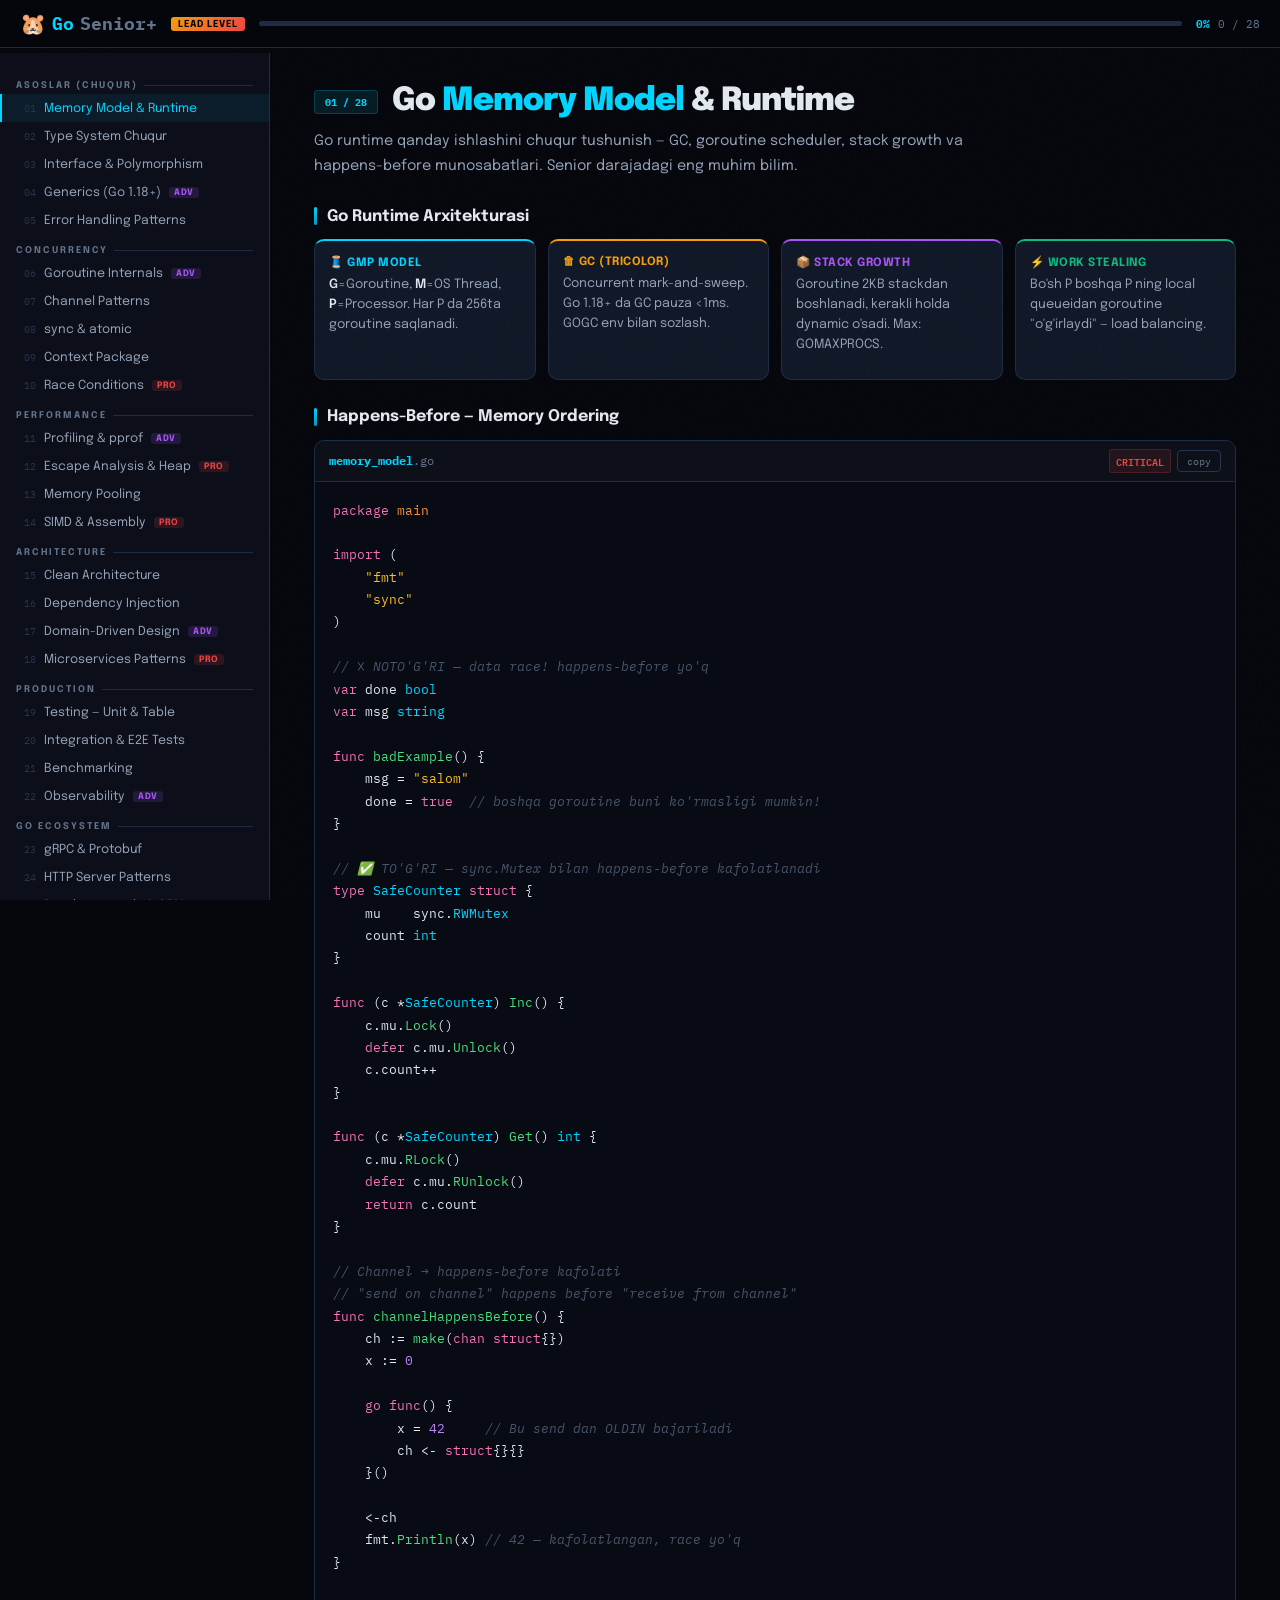
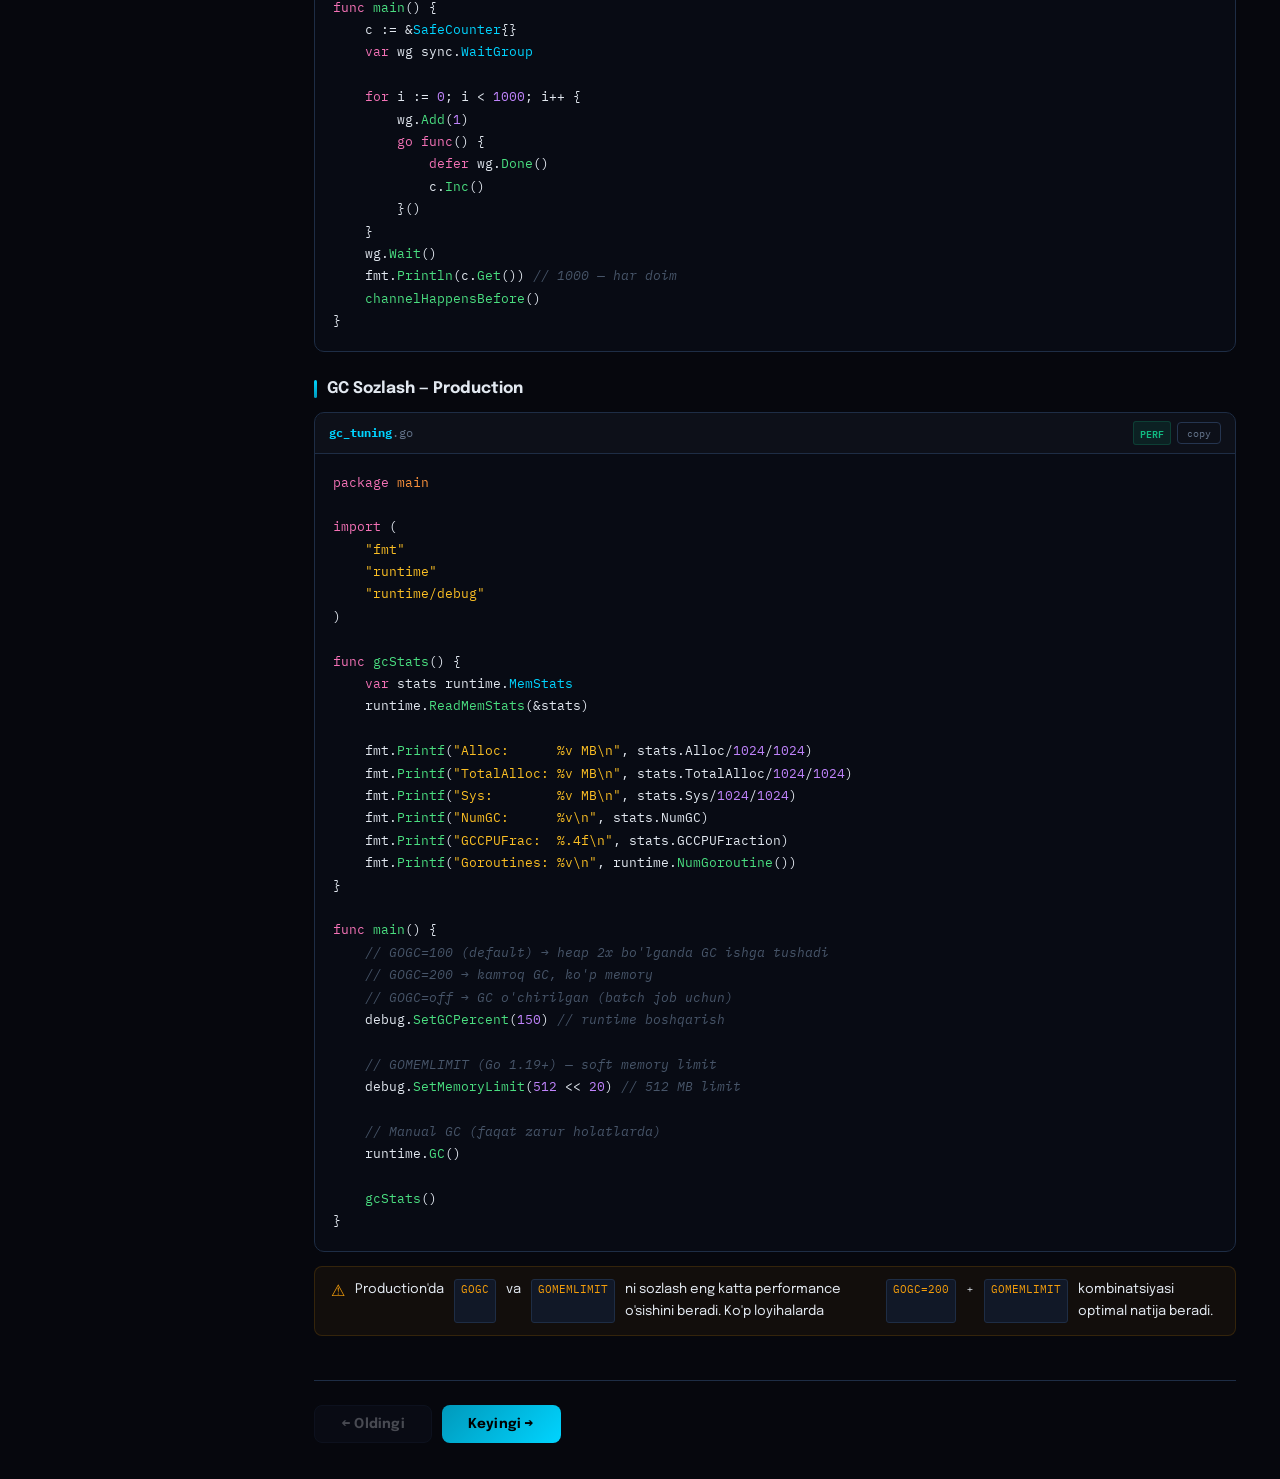
<file: les/golang2.html>
<!DOCTYPE html>
<html lang="uz">

<head>
    <meta charset="UTF-8">
    <meta name="viewport" content="width=device-width, initial-scale=1.0">
    <title>Go Senior+ Lead — To'liq Kurs</title>
    <link
        href="https://fonts.googleapis.com/css2?family=IBM+Plex+Mono:wght@400;600;700&family=Epilogue:wght@400;500;700;900&display=swap"
        rel="stylesheet">
    <style>
        :root {
            --bg: #06070d;
            --surface: #0c0f1a;
            --card: #111827;
            --border: #1e2d45;
            --border2: #253550;
            --go: #00d4ff;
            --go-dim: #0099bb;
            --amber: #f59e0b;
            --green: #10b981;
            --red: #ef4444;
            --purple: #a855f7;
            --pink: #ec4899;
            --text: #e2e8f0;
            --muted: #64748b;
            --muted2: #94a3b8;
            --code-bg: #080b14;
            --mono: 'IBM Plex Mono', monospace;
            --sans: 'Epilogue', sans-serif;
        }

        * {
            margin: 0;
            padding: 0;
            box-sizing: border-box
        }

        html {
            scroll-behavior: smooth
        }

        body {
            font-family: var(--sans);
            background: var(--bg);
            color: var(--text);
            min-height: 100vh;
            overflow-x: hidden
        }

        /* NOISE OVERLAY */
        body::before {
            content: '';
            position: fixed;
            inset: 0;
            background-image: url("data:image/svg+xml,%3Csvg viewBox='0 0 256 256' xmlns='http://www.w3.org/2000/svg'%3E%3Cfilter id='n'%3E%3CfeTurbulence type='fractalNoise' baseFrequency='0.9' numOctaves='4' stitchTiles='stitch'/%3E%3C/filter%3E%3Crect width='100%25' height='100%25' filter='url(%23n)' opacity='0.03'/%3E%3C/svg%3E");
            pointer-events: none;
            z-index: 0;
            opacity: .4
        }

        /* HEADER */
        header {
            position: sticky;
            top: 0;
            z-index: 200;
            background: rgba(6, 7, 13, .92);
            backdrop-filter: blur(16px);
            border-bottom: 1px solid var(--border)
        }

        .hdr {
            max-width: 1500px;
            margin: 0 auto;
            display: flex;
            align-items: center;
            gap: 14px;
            padding: 10px 20px
        }

        .logo {
            font-family: var(--mono);
            font-weight: 700;
            font-size: 1.1rem;
            color: var(--go);
            white-space: nowrap;
            display: flex;
            align-items: center;
            gap: 6px
        }

        .logo-gopher {
            font-size: 1.3rem;
            animation: spin 4s linear infinite
        }

        @keyframes spin {

            0%,
            100% {
                transform: rotateY(0deg)
            }

            50% {
                transform: rotateY(180deg)
            }
        }

        .level-badge {
            background: linear-gradient(135deg, #f59e0b, #ef4444);
            color: #000;
            font-size: .6rem;
            font-weight: 700;
            padding: 2px 7px;
            border-radius: 3px;
            letter-spacing: 1px;
            text-transform: uppercase
        }

        .pbar-wrap {
            flex: 1;
            background: var(--border);
            border-radius: 99px;
            height: 5px;
            overflow: hidden
        }

        .pbar-fill {
            height: 100%;
            background: linear-gradient(90deg, var(--go-dim), var(--go), #7dd3fc);
            border-radius: 99px;
            transition: width .6s cubic-bezier(.4, 0, .2, 1);
            width: 0%
        }

        .prog-info {
            font-family: var(--mono);
            font-size: .7rem;
            color: var(--muted);
            white-space: nowrap;
            display: flex;
            align-items: center;
            gap: 8px
        }

        .prog-pct {
            color: var(--go);
            font-weight: 700
        }

        /* LAYOUT */
        .app {
            display: flex;
            max-width: 1500px;
            margin: 0 auto;
            min-height: calc(100vh - 53px)
        }

        /* SIDEBAR */
        .sidebar {
            width: 270px;
            flex-shrink: 0;
            border-right: 1px solid var(--border);
            padding: 16px 0;
            position: sticky;
            top: 53px;
            height: calc(100vh - 53px);
            overflow-y: auto;
            background: var(--surface)
        }

        .sidebar::-webkit-scrollbar {
            width: 3px
        }

        .sidebar::-webkit-scrollbar-thumb {
            background: var(--border2);
            border-radius: 2px
        }

        .cat-label {
            font-size: .58rem;
            font-weight: 700;
            color: var(--muted);
            letter-spacing: 2px;
            text-transform: uppercase;
            padding: 12px 16px 4px;
            display: flex;
            align-items: center;
            gap: 6px
        }

        .cat-label::after {
            content: '';
            flex: 1;
            height: 1px;
            background: var(--border)
        }

        .nav-item {
            display: flex;
            align-items: center;
            gap: 8px;
            padding: 7px 16px;
            cursor: pointer;
            font-size: .78rem;
            color: var(--muted2);
            transition: all .15s;
            border-left: 2px solid transparent;
            position: relative
        }

        .nav-item:hover {
            color: var(--text);
            background: rgba(0, 212, 255, .04)
        }

        .nav-item.active {
            color: var(--go);
            border-left-color: var(--go);
            background: rgba(0, 212, 255, .07)
        }

        .nav-item.done {
            color: var(--green)
        }

        .nav-item.done .ni-check {
            opacity: 1
        }

        .ni-num {
            font-family: var(--mono);
            font-size: .65rem;
            color: var(--border2);
            width: 18px;
            text-align: right;
            flex-shrink: 0
        }

        .ni-check {
            margin-left: auto;
            opacity: 0;
            font-size: .7rem;
            transition: opacity .3s
        }

        .ni-tag {
            font-size: .55rem;
            font-weight: 700;
            padding: 1px 5px;
            border-radius: 3px;
            letter-spacing: .5px;
            text-transform: uppercase;
            flex-shrink: 0
        }

        .tag-mid {
            background: rgba(245, 158, 11, .15);
            color: var(--amber)
        }

        .tag-adv {
            background: rgba(168, 85, 247, .15);
            color: var(--purple)
        }

        .tag-pro {
            background: rgba(239, 68, 68, .15);
            color: var(--red)
        }

        /* MAIN */
        .main {
            flex: 1;
            padding: 36px 44px;
            overflow-y: auto;
            min-width: 0
        }

        .lesson {
            display: none;
            animation: fadeUp .4s ease
        }

        .lesson.active {
            display: block
        }

        @keyframes fadeUp {
            from {
                opacity: 0;
                transform: translateY(20px)
            }

            to {
                opacity: 1;
                transform: translateY(0)
            }
        }

        /* LESSON HEADER */
        .lh {
            display: flex;
            align-items: flex-start;
            gap: 14px;
            margin-bottom: 8px
        }

        .lbadge {
            font-family: var(--mono);
            font-size: .65rem;
            font-weight: 700;
            padding: 4px 10px;
            border-radius: 4px;
            background: rgba(0, 212, 255, .1);
            color: var(--go);
            border: 1px solid rgba(0, 212, 255, .2);
            white-space: nowrap;
            margin-top: 6px
        }

        .ltitle {
            font-size: 2rem;
            font-weight: 900;
            line-height: 1.15;
            letter-spacing: -1px
        }

        .ltitle em {
            font-style: normal;
            color: var(--go)
        }

        .ldesc {
            font-size: .9rem;
            color: var(--muted2);
            line-height: 1.75;
            max-width: 720px;
            margin-bottom: 24px
        }

        /* SECTION HEADERS */
        .sh {
            display: flex;
            align-items: center;
            gap: 10px;
            margin: 28px 0 12px;
            font-size: 1rem;
            font-weight: 700;
            color: var(--text)
        }

        .sh::before {
            content: '';
            width: 3px;
            height: 18px;
            background: linear-gradient(var(--go), var(--go-dim));
            border-radius: 2px;
            flex-shrink: 0
        }

        .sh-sub {
            font-size: .75rem;
            font-weight: 400;
            font-family: var(--mono);
            color: var(--muted);
            margin-left: 4px
        }

        /* CODE */
        .cb {
            background: var(--code-bg);
            border: 1px solid var(--border);
            border-radius: 10px;
            overflow: hidden;
            margin: 14px 0;
            position: relative
        }

        .cb-hdr {
            display: flex;
            align-items: center;
            justify-content: space-between;
            padding: 8px 14px;
            background: rgba(255, 255, 255, .02);
            border-bottom: 1px solid var(--border)
        }

        .cb-file {
            font-family: var(--mono);
            font-size: .72rem;
            color: var(--muted)
        }

        .cb-file b {
            color: var(--go)
        }

        .cb-actions {
            display: flex;
            gap: 6px;
            align-items: center
        }

        .cb-tag {
            font-family: var(--mono);
            font-size: .6rem;
            padding: 2px 6px;
            border-radius: 3px;
            font-weight: 600
        }

        .tag-perf {
            background: rgba(16, 185, 129, .1);
            color: var(--green);
            border: 1px solid rgba(16, 185, 129, .2)
        }

        .tag-danger {
            background: rgba(239, 68, 68, .1);
            color: var(--red);
            border: 1px solid rgba(239, 68, 68, .2)
        }

        .tag-tip {
            background: rgba(245, 158, 11, .1);
            color: var(--amber);
            border: 1px solid rgba(245, 158, 11, .2)
        }

        .cpbtn {
            background: none;
            border: 1px solid var(--border2);
            color: var(--muted);
            font-family: var(--mono);
            font-size: .65rem;
            padding: 3px 9px;
            border-radius: 4px;
            cursor: pointer;
            transition: all .2s
        }

        .cpbtn:hover {
            color: var(--go);
            border-color: var(--go)
        }

        pre {
            padding: 18px;
            overflow-x: auto;
            font-family: var(--mono);
            font-size: .8rem;
            line-height: 1.75;
            tab-size: 4
        }

        pre::-webkit-scrollbar {
            height: 3px
        }

        pre::-webkit-scrollbar-thumb {
            background: var(--border2)
        }

        .kw {
            color: #f472b6
        }

        .fn {
            color: #4ade80
        }

        .str {
            color: #fbbf24
        }

        .num {
            color: #c084fc
        }

        .cmt {
            color: #475569;
            font-style: italic
        }

        .typ {
            color: var(--go)
        }

        .pkg {
            color: #fb923c
        }

        .op {
            color: #94a3b8
        }

        .lbl {
            color: #f472b6
        }

        /* OUTPUT */
        .out {
            background: #030508;
            border: 1px solid rgba(0, 212, 255, .15);
            border-radius: 8px;
            padding: 14px 16px;
            margin: 10px 0 18px;
            font-family: var(--mono);
            font-size: .78rem;
            color: var(--green);
            line-height: 1.7
        }

        .out-hdr {
            font-size: .6rem;
            letter-spacing: 2px;
            text-transform: uppercase;
            color: var(--go);
            margin-bottom: 6px;
            font-family: var(--sans);
            font-weight: 700;
            display: flex;
            align-items: center;
            gap: 6px
        }

        .out-hdr::before {
            content: '▶';
            font-size: .7rem
        }

        /* CARDS GRID */
        .grid {
            display: grid;
            grid-template-columns: repeat(auto-fit, minmax(210px, 1fr));
            gap: 12px;
            margin: 14px 0
        }

        .gc {
            background: var(--card);
            border: 1px solid var(--border);
            border-radius: 10px;
            padding: 14px;
            border-top: 2px solid var(--go)
        }

        .gc.amber {
            border-top-color: var(--amber)
        }

        .gc.purple {
            border-top-color: var(--purple)
        }

        .gc.red {
            border-top-color: var(--red)
        }

        .gc.green {
            border-top-color: var(--green)
        }

        .gc h4 {
            font-size: .72rem;
            font-weight: 700;
            text-transform: uppercase;
            letter-spacing: .5px;
            margin-bottom: 6px;
            color: var(--go)
        }

        .gc.amber h4 {
            color: var(--amber)
        }

        .gc.purple h4 {
            color: var(--purple)
        }

        .gc.red h4 {
            color: var(--red)
        }

        .gc.green h4 {
            color: var(--green)
        }

        .gc p {
            font-size: .8rem;
            color: var(--muted2);
            line-height: 1.55
        }

        .gc code {
            font-family: var(--mono);
            background: var(--code-bg);
            padding: 1px 5px;
            border-radius: 3px;
            font-size: .75rem;
            color: var(--amber)
        }

        /* CALLOUTS */
        .note,
        .warn,
        .tip,
        .danger {
            border-radius: 8px;
            padding: 12px 16px;
            margin: 14px 0;
            font-size: .83rem;
            line-height: 1.65;
            display: flex;
            gap: 10px
        }

        .note {
            background: rgba(0, 212, 255, .05);
            border: 1px solid rgba(0, 212, 255, .15);
            color: var(--text)
        }

        .note::before {
            content: 'ℹ';
            color: var(--go);
            flex-shrink: 0;
            font-size: 1rem;
            margin-top: 1px
        }

        .warn {
            background: rgba(245, 158, 11, .05);
            border: 1px solid rgba(245, 158, 11, .15);
            color: var(--text)
        }

        .warn::before {
            content: '⚠';
            color: var(--amber);
            flex-shrink: 0;
            font-size: 1rem
        }

        .tip {
            background: rgba(16, 185, 129, .05);
            border: 1px solid rgba(16, 185, 129, .15);
            color: var(--text)
        }

        .tip::before {
            content: '✦';
            color: var(--green);
            flex-shrink: 0;
            font-size: 1rem
        }

        .danger {
            background: rgba(239, 68, 68, .05);
            border: 1px solid rgba(239, 68, 68, .15);
            color: var(--text)
        }

        .danger::before {
            content: '✕';
            color: var(--red);
            flex-shrink: 0;
            font-size: 1rem
        }

        /* TABLE */
        table {
            width: 100%;
            border-collapse: collapse;
            margin: 12px 0;
            font-size: .78rem
        }

        th {
            background: rgba(0, 212, 255, .06);
            color: var(--go);
            padding: 9px 12px;
            text-align: left;
            font-weight: 700;
            border-bottom: 1px solid var(--go-dim);
            font-size: .68rem;
            letter-spacing: .8px;
            text-transform: uppercase;
            font-family: var(--sans)
        }

        td {
            padding: 8px 12px;
            border-bottom: 1px solid var(--border);
            font-family: var(--mono)
        }

        td:first-child {
            color: var(--amber)
        }

        tr:hover td {
            background: rgba(255, 255, 255, .015)
        }

        /* COMPARE */
        .compare {
            display: grid;
            grid-template-columns: 1fr 1fr;
            gap: 12px;
            margin: 14px 0
        }

        .cmp-bad .cb-hdr {
            background: rgba(239, 68, 68, .05);
            border-color: rgba(239, 68, 68, .2)
        }

        .cmp-bad {
            border-color: rgba(239, 68, 68, .3)
        }

        .cmp-good .cb-hdr {
            background: rgba(16, 185, 129, .05);
            border-color: rgba(16, 185, 129, .2)
        }

        .cmp-good {
            border-color: rgba(16, 185, 129, .3)
        }

        .cmp-label {
            font-family: var(--mono);
            font-size: .68rem;
            font-weight: 700;
            padding: 2px 8px;
            border-radius: 4px
        }

        .cmp-bad .cmp-label {
            background: rgba(239, 68, 68, .15);
            color: var(--red)
        }

        .cmp-good .cmp-label {
            background: rgba(16, 185, 129, .15);
            color: var(--green)
        }

        /* NAV */
        .navbtns {
            display: flex;
            gap: 10px;
            margin-top: 44px;
            padding-top: 24px;
            border-top: 1px solid var(--border);
            flex-wrap: wrap
        }

        .btn {
            padding: 11px 26px;
            border-radius: 8px;
            font-family: var(--sans);
            font-weight: 700;
            font-size: .85rem;
            cursor: pointer;
            transition: all .2s;
            border: none;
            letter-spacing: .2px
        }

        .btn-p {
            background: linear-gradient(135deg, var(--go-dim), var(--go));
            color: #000
        }

        .btn-p:hover {
            transform: translateY(-2px);
            box-shadow: 0 8px 24px rgba(0, 212, 255, .25)
        }

        .btn-s {
            background: var(--card);
            color: var(--text);
            border: 1px solid var(--border)
        }

        .btn-s:hover {
            border-color: var(--go);
            color: var(--go)
        }

        .btn:disabled {
            opacity: .3;
            cursor: not-allowed;
            transform: none !important;
            box-shadow: none !important
        }

        p {
            font-size: .87rem;
            color: var(--muted2);
            line-height: 1.75;
            margin-bottom: 10px
        }

        strong {
            color: var(--text);
            font-weight: 600
        }

        ul {
            list-style: none;
            padding: 0;
            margin: 8px 0
        }

        li {
            padding: 3px 0 3px 18px;
            font-size: .84rem;
            color: var(--muted2);
            position: relative;
            line-height: 1.6
        }

        li::before {
            content: '◆';
            position: absolute;
            left: 0;
            color: var(--go);
            font-size: .55rem;
            top: 6px
        }

        code {
            font-family: var(--mono);
            background: var(--card);
            padding: 1px 6px;
            border-radius: 3px;
            font-size: .82em;
            color: var(--amber);
            border: 1px solid var(--border)
        }

        /* CHAPTER COMPLETE BANNER */
        .ch-done {
            background: linear-gradient(135deg, rgba(0, 212, 255, .08), rgba(16, 185, 129, .06));
            border: 1px solid rgba(0, 212, 255, .2);
            border-radius: 12px;
            padding: 22px;
            text-align: center;
            margin-top: 30px
        }

        .ch-done h3 {
            font-size: 1.2rem;
            font-weight: 900;
            color: var(--go);
            margin-bottom: 6px
        }

        .ch-done p {
            font-size: .85rem;
            margin: 0
        }

        @media(max-width:900px) {
            .sidebar {
                display: none
            }

            .main {
                padding: 20px;
            }

            .ltitle {
                font-size: 1.4rem
            }

            .compare {
                grid-template-columns: 1fr
            }
        }
    </style>
</head>

<body>
    <header>
        <div class="hdr">
            <div class="logo"><span class="logo-gopher">🐹</span> Go <span style="color:var(--muted)">Senior+</span>
            </div>
            <div class="level-badge">Lead Level</div>
            <div class="pbar-wrap">
                <div class="pbar-fill" id="pb"></div>
            </div>
            <div class="prog-info"><span class="prog-pct" id="pct">0%</span><span id="ptxt">0 / 28</span></div>
        </div>
    </header>
    <div class="app">
        <nav class="sidebar">
            <div class="cat-label">Asoslar (Chuqur)</div>
            <div class="nav-item active" onclick="goTo(0)"><span class="ni-num">01</span>Memory Model & Runtime<span
                    class="ni-check">✓</span></div>
            <div class="nav-item" onclick="goTo(1)"><span class="ni-num">02</span>Type System Chuqur<span
                    class="ni-check">✓</span></div>
            <div class="nav-item" onclick="goTo(2)"><span class="ni-num">03</span>Interface & Polymorphism<span
                    class="ni-check">✓</span></div>
            <div class="nav-item" onclick="goTo(3)"><span class="ni-num">04</span>Generics (Go 1.18+)<span
                    class="ni-tag tag-adv">ADV</span><span class="ni-check">✓</span></div>
            <div class="nav-item" onclick="goTo(4)"><span class="ni-num">05</span>Error Handling Patterns<span
                    class="ni-check">✓</span></div>

            <div class="cat-label">Concurrency</div>
            <div class="nav-item" onclick="goTo(5)"><span class="ni-num">06</span>Goroutine Internals<span
                    class="ni-tag tag-adv">ADV</span><span class="ni-check">✓</span></div>
            <div class="nav-item" onclick="goTo(6)"><span class="ni-num">07</span>Channel Patterns<span
                    class="ni-check">✓</span></div>
            <div class="nav-item" onclick="goTo(7)"><span class="ni-num">08</span>sync & atomic<span
                    class="ni-check">✓</span></div>
            <div class="nav-item" onclick="goTo(8)"><span class="ni-num">09</span>Context Package<span
                    class="ni-check">✓</span></div>
            <div class="nav-item" onclick="goTo(9)"><span class="ni-num">10</span>Race Conditions<span
                    class="ni-tag tag-pro">PRO</span><span class="ni-check">✓</span></div>

            <div class="cat-label">Performance</div>
            <div class="nav-item" onclick="goTo(10)"><span class="ni-num">11</span>Profiling & pprof<span
                    class="ni-tag tag-adv">ADV</span><span class="ni-check">✓</span></div>
            <div class="nav-item" onclick="goTo(11)"><span class="ni-num">12</span>Escape Analysis & Heap<span
                    class="ni-tag tag-pro">PRO</span><span class="ni-check">✓</span></div>
            <div class="nav-item" onclick="goTo(12)"><span class="ni-num">13</span>Memory Pooling<span
                    class="ni-check">✓</span></div>
            <div class="nav-item" onclick="goTo(13)"><span class="ni-num">14</span>SIMD & Assembly<span
                    class="ni-tag tag-pro">PRO</span><span class="ni-check">✓</span></div>

            <div class="cat-label">Architecture</div>
            <div class="nav-item" onclick="goTo(14)"><span class="ni-num">15</span>Clean Architecture<span
                    class="ni-check">✓</span></div>
            <div class="nav-item" onclick="goTo(15)"><span class="ni-num">16</span>Dependency Injection<span
                    class="ni-check">✓</span></div>
            <div class="nav-item" onclick="goTo(16)"><span class="ni-num">17</span>Domain-Driven Design<span
                    class="ni-tag tag-adv">ADV</span><span class="ni-check">✓</span></div>
            <div class="nav-item" onclick="goTo(17)"><span class="ni-num">18</span>Microservices Patterns<span
                    class="ni-tag tag-pro">PRO</span><span class="ni-check">✓</span></div>

            <div class="cat-label">Production</div>
            <div class="nav-item" onclick="goTo(18)"><span class="ni-num">19</span>Testing — Unit & Table<span
                    class="ni-check">✓</span></div>
            <div class="nav-item" onclick="goTo(19)"><span class="ni-num">20</span>Integration & E2E Tests<span
                    class="ni-check">✓</span></div>
            <div class="nav-item" onclick="goTo(20)"><span class="ni-num">21</span>Benchmarking<span
                    class="ni-check">✓</span></div>
            <div class="nav-item" onclick="goTo(21)"><span class="ni-num">22</span>Observability<span
                    class="ni-tag tag-adv">ADV</span><span class="ni-check">✓</span></div>

            <div class="cat-label">Go Ecosystem</div>
            <div class="nav-item" onclick="goTo(22)"><span class="ni-num">23</span>gRPC & Protobuf<span
                    class="ni-check">✓</span></div>
            <div class="nav-item" onclick="goTo(23)"><span class="ni-num">24</span>HTTP Server Patterns<span
                    class="ni-check">✓</span></div>
            <div class="nav-item" onclick="goTo(24)"><span class="ni-num">25</span>Database — sqlx & ORM<span
                    class="ni-check">✓</span></div>
            <div class="nav-item" onclick="goTo(25)"><span class="ni-num">26</span>CLI Tools — cobra<span
                    class="ni-check">✓</span></div>

            <div class="cat-label">Expert Level</div>
            <div class="nav-item" onclick="goTo(26)"><span class="ni-num">27</span>Reflection & unsafe<span
                    class="ni-tag tag-pro">PRO</span><span class="ni-check">✓</span></div>
            <div class="nav-item" onclick="goTo(27)"><span class="ni-num">28</span>CGo & Plugin System<span
                    class="ni-tag tag-pro">PRO</span><span class="ni-check">✓</span></div>
        </nav>

        <main class="main">

            <!-- ═══════════════════════════════════════════════════ -->
            <!-- LESSON 0: Memory Model & Runtime -->
            <!-- ═══════════════════════════════════════════════════ -->
            <div class="lesson active" id="l0">
                <div class="lh">
                    <div class="lbadge">01 / 28</div>
                    <h1 class="ltitle">Go <em>Memory Model</em> & Runtime</h1>
                </div>
                <p class="ldesc">Go runtime qanday ishlashini chuqur tushunish — GC, goroutine scheduler, stack growth
                    va happens-before munosabatlari. Senior darajadagi eng muhim bilim.</p>

                <div class="sh">Go Runtime Arxitekturasi</div>
                <div class="grid">
                    <div class="gc">
                        <h4>🧵 GMP Model</h4>
                        <p><strong>G</strong>=Goroutine, <strong>M</strong>=OS Thread, <strong>P</strong>=Processor. Har
                            P da 256ta goroutine saqlanadi.</p>
                    </div>
                    <div class="gc amber">
                        <h4>🗑 GC (Tricolor)</h4>
                        <p>Concurrent mark-and-sweep. Go 1.18+ da GC pauza &lt;1ms. GOGC env bilan sozlash.</p>
                    </div>
                    <div class="gc purple">
                        <h4>📦 Stack Growth</h4>
                        <p>Goroutine 2KB stackdan boshlanadi, kerakli holda dynamic o'sadi. Max: GOMAXPROCS.</p>
                    </div>
                    <div class="gc green">
                        <h4>⚡ Work Stealing</h4>
                        <p>Bo'sh P boshqa P ning local queueidan goroutine "o'g'irlaydi" — load balancing.</p>
                    </div>
                </div>

                <div class="sh">Happens-Before — Memory Ordering</div>
                <div class="cb">
                    <div class="cb-hdr"><span class="cb-file"><b>memory_model</b>.go</span>
                        <div class="cb-actions"><span class="cb-tag tag-danger">CRITICAL</span><button class="cpbtn"
                                onclick="cp(this)">copy</button></div>
                    </div>
                    <pre><span class="kw">package</span> <span class="pkg">main</span>

<span class="kw">import</span> (
    <span class="str">"fmt"</span>
    <span class="str">"sync"</span>
)

<span class="cmt">// ❌ NOTO'G'RI — data race! happens-before yo'q</span>
<span class="kw">var</span> done <span class="typ">bool</span>
<span class="kw">var</span> msg <span class="typ">string</span>

<span class="kw">func</span> <span class="fn">badExample</span>() {
    msg = <span class="str">"salom"</span>
    done = <span class="kw">true</span>  <span class="cmt">// boshqa goroutine buni ko'rmasligi mumkin!</span>
}

<span class="cmt">// ✅ TO'G'RI — sync.Mutex bilan happens-before kafolatlanadi</span>
<span class="kw">type</span> <span class="typ">SafeCounter</span> <span class="kw">struct</span> {
    mu    sync.<span class="typ">RWMutex</span>
    count <span class="typ">int</span>
}

<span class="kw">func</span> (c *<span class="typ">SafeCounter</span>) <span class="fn">Inc</span>() {
    c.mu.<span class="fn">Lock</span>()
    <span class="kw">defer</span> c.mu.<span class="fn">Unlock</span>()
    c.count++
}

<span class="kw">func</span> (c *<span class="typ">SafeCounter</span>) <span class="fn">Get</span>() <span class="typ">int</span> {
    c.mu.<span class="fn">RLock</span>()
    <span class="kw">defer</span> c.mu.<span class="fn">RUnlock</span>()
    <span class="kw">return</span> c.count
}

<span class="cmt">// Channel → happens-before kafolati</span>
<span class="cmt">// "send on channel" happens before "receive from channel"</span>
<span class="kw">func</span> <span class="fn">channelHappensBefore</span>() {
    ch := <span class="fn">make</span>(<span class="kw">chan</span> <span class="kw">struct</span>{})
    x := <span class="num">0</span>

    <span class="kw">go</span> <span class="kw">func</span>() {
        x = <span class="num">42</span>     <span class="cmt">// Bu send dan OLDIN bajariladi</span>
        ch <- <span class="kw">struct</span>{}{}
    }()

    <-ch
    fmt.<span class="fn">Println</span>(x) <span class="cmt">// 42 — kafolatlangan, race yo'q</span>
}

<span class="kw">func</span> <span class="fn">main</span>() {
    c := &<span class="typ">SafeCounter</span>{}
    <span class="kw">var</span> wg sync.<span class="typ">WaitGroup</span>

    <span class="kw">for</span> i := <span class="num">0</span>; i < <span class="num">1000</span>; i++ {
        wg.<span class="fn">Add</span>(<span class="num">1</span>)
        <span class="kw">go</span> <span class="kw">func</span>() {
            <span class="kw">defer</span> wg.<span class="fn">Done</span>()
            c.<span class="fn">Inc</span>()
        }()
    }
    wg.<span class="fn">Wait</span>()
    fmt.<span class="fn">Println</span>(c.<span class="fn">Get</span>()) <span class="cmt">// 1000 — har doim</span>
    <span class="fn">channelHappensBefore</span>()
}</pre>
                </div>

                <div class="sh">GC Sozlash — Production</div>
                <div class="cb">
                    <div class="cb-hdr"><span class="cb-file"><b>gc_tuning</b>.go</span>
                        <div class="cb-actions"><span class="cb-tag tag-perf">PERF</span><button class="cpbtn"
                                onclick="cp(this)">copy</button></div>
                    </div>
                    <pre><span class="kw">package</span> <span class="pkg">main</span>

<span class="kw">import</span> (
    <span class="str">"fmt"</span>
    <span class="str">"runtime"</span>
    <span class="str">"runtime/debug"</span>
)

<span class="kw">func</span> <span class="fn">gcStats</span>() {
    <span class="kw">var</span> stats runtime.<span class="typ">MemStats</span>
    runtime.<span class="fn">ReadMemStats</span>(&stats)

    fmt.<span class="fn">Printf</span>(<span class="str">"Alloc:      %v MB\n"</span>, stats.Alloc/<span class="num">1024</span>/<span class="num">1024</span>)
    fmt.<span class="fn">Printf</span>(<span class="str">"TotalAlloc: %v MB\n"</span>, stats.TotalAlloc/<span class="num">1024</span>/<span class="num">1024</span>)
    fmt.<span class="fn">Printf</span>(<span class="str">"Sys:        %v MB\n"</span>, stats.Sys/<span class="num">1024</span>/<span class="num">1024</span>)
    fmt.<span class="fn">Printf</span>(<span class="str">"NumGC:      %v\n"</span>, stats.NumGC)
    fmt.<span class="fn">Printf</span>(<span class="str">"GCCPUFrac:  %.4f\n"</span>, stats.GCCPUFraction)
    fmt.<span class="fn">Printf</span>(<span class="str">"Goroutines: %v\n"</span>, runtime.<span class="fn">NumGoroutine</span>())
}

<span class="kw">func</span> <span class="fn">main</span>() {
    <span class="cmt">// GOGC=100 (default) → heap 2x bo'lganda GC ishga tushadi</span>
    <span class="cmt">// GOGC=200 → kamroq GC, ko'p memory</span>
    <span class="cmt">// GOGC=off → GC o'chirilgan (batch job uchun)</span>
    debug.<span class="fn">SetGCPercent</span>(<span class="num">150</span>) <span class="cmt">// runtime boshqarish</span>

    <span class="cmt">// GOMEMLIMIT (Go 1.19+) — soft memory limit</span>
    debug.<span class="fn">SetMemoryLimit</span>(<span class="num">512</span> << <span class="num">20</span>) <span class="cmt">// 512 MB limit</span>

    <span class="cmt">// Manual GC (faqat zarur holatlarda)</span>
    runtime.<span class="fn">GC</span>()

    <span class="fn">gcStats</span>()
}</pre>
                </div>

                <div class="warn">Production'da <code>GOGC</code> va <code>GOMEMLIMIT</code> ni sozlash eng katta
                    performance o'sishini beradi. Ko'p loyihalarda <code>GOGC=200</code> + <code>GOMEMLIMIT</code>
                    kombinatsiyasi optimal natija beradi.</div>

                <div class="navbtns">
                    <button class="btn btn-s" disabled>← Oldingi</button>
                    <button class="btn btn-p" onclick="next()">Keyingi →</button>
                </div>
            </div>

            <!-- ═══════════════════════════════════════════════════ -->
            <!-- LESSON 1: Type System -->
            <!-- ═══════════════════════════════════════════════════ -->
            <div class="lesson" id="l1">
                <div class="lh">
                    <div class="lbadge">02 / 28</div>
                    <h1 class="ltitle">Type System <em>Chuqur</em></h1>
                </div>
                <p class="ldesc">Go'ning type sistemasi — named types, type aliases, embedding, method sets va interface
                    satisfaction qoidalari.</p>

                <div class="sh">Named Types vs Type Aliases</div>
                <div class="cb">
                    <div class="cb-hdr"><span class="cb-file"><b>type_system</b>.go</span><button class="cpbtn"
                            onclick="cp(this)">copy</button></div>
                    <pre><span class="kw">package</span> <span class="pkg">main</span>
<span class="kw">import</span> <span class="str">"fmt"</span>

<span class="cmt">// Named Type — yangi tur, o'z metodlari bo'lishi mumkin</span>
<span class="kw">type</span> <span class="typ">UserID</span>    <span class="typ">int64</span>
<span class="kw">type</span> <span class="typ">ProductID</span> <span class="typ">int64</span>
<span class="kw">type</span> <span class="typ">Email</span>     <span class="typ">string</span>

<span class="kw">func</span> (e <span class="typ">Email</span>) <span class="fn">Domain</span>() <span class="typ">string</span> {
    <span class="kw">for</span> i, ch := <span class="kw">range</span> e {
        <span class="kw">if</span> ch == <span class="str">'@'</span> { <span class="kw">return</span> <span class="typ">string</span>(e[i+<span class="num">1</span>:]) }
    }
    <span class="kw">return</span> <span class="str">""</span>
}

<span class="cmt">// Type Alias — faqat taxallus, metod qo'shib bo'lmaydi</span>
<span class="kw">type</span> <span class="typ">MyInt</span> = <span class="typ">int</span> <span class="cmt">// int bilan bir xil tur!</span>

<span class="cmt">// Struct Embedding — composition (not inheritance)</span>
<span class="kw">type</span> <span class="typ">Animal</span> <span class="kw">struct</span> {
    Name <span class="typ">string</span>
    Age  <span class="typ">int</span>
}

<span class="kw">func</span> (a <span class="typ">Animal</span>) <span class="fn">Speak</span>() <span class="typ">string</span> { <span class="kw">return</span> a.Name + <span class="str">" speaks"</span> }

<span class="kw">type</span> <span class="typ">Dog</span> <span class="kw">struct</span> {
    <span class="typ">Animal</span>          <span class="cmt">// embedded — all Animal methods promoted!</span>
    Breed <span class="typ">string</span>
}

<span class="kw">func</span> (d <span class="typ">Dog</span>) <span class="fn">Speak</span>() <span class="typ">string</span> { <span class="cmt">// override</span>
    <span class="kw">return</span> d.Name + <span class="str">" says: Woof!"</span>
}

<span class="cmt">// Method Sets qoidasi:
// T turi → T receiver metodlari
// *T turi → T va *T receiver metodlari</span>
<span class="kw">type</span> <span class="typ">Builder</span> <span class="kw">struct</span>{ val <span class="typ">string</span> }

<span class="kw">func</span> (b *<span class="typ">Builder</span>) <span class="fn">Set</span>(v <span class="typ">string</span>) *<span class="typ">Builder</span> {
    b.val = v
    <span class="kw">return</span> b  <span class="cmt">// method chaining uchun</span>
}
<span class="kw">func</span> (b *<span class="typ">Builder</span>) <span class="fn">Build</span>() <span class="typ">string</span> { <span class="kw">return</span> b.val }

<span class="kw">func</span> <span class="fn">main</span>() {
    uid := <span class="typ">UserID</span>(<span class="num">42</span>)
    pid := <span class="typ">ProductID</span>(<span class="num">42</span>)
    <span class="cmt">// uid == pid → COMPILE ERROR! turli typlar</span>
    fmt.<span class="fn">Println</span>(uid, pid)

    e := <span class="typ">Email</span>(<span class="str">"ali@example.com"</span>)
    fmt.<span class="fn">Println</span>(e.<span class="fn">Domain</span>()) <span class="cmt">// example.com</span>

    d := <span class="typ">Dog</span>{<span class="typ">Animal</span>{<span class="str">"Rex"</span>, <span class="num">3</span>}, <span class="str">"Labrador"</span>}
    fmt.<span class="fn">Println</span>(d.<span class="fn">Speak</span>())   <span class="cmt">// Rex says: Woof! (override)</span>
    fmt.<span class="fn">Println</span>(d.Animal.<span class="fn">Speak</span>()) <span class="cmt">// Rex speaks (embedded)</span>
    fmt.<span class="fn">Println</span>(d.Age)       <span class="cmt">// 3 — promoted field</span>

    result := (&<span class="typ">Builder</span>{}).<span class="fn">Set</span>(<span class="str">"hello world"</span>).<span class="fn">Build</span>()
    fmt.<span class="fn">Println</span>(result)
}</pre>
                </div>

                <div class="sh">Comparable Types & Constraints</div>
                <div class="cb">
                    <div class="cb-hdr"><span class="cb-file"><b>comparable</b>.go</span><button class="cpbtn"
                            onclick="cp(this)">copy</button></div>
                    <pre><span class="kw">package</span> <span class="pkg">main</span>
<span class="kw">import</span> <span class="str">"fmt"</span>

<span class="cmt">// Struct comparable bo'lishi uchun barcha fieldlar comparable bo'lishi kerak</span>
<span class="kw">type</span> <span class="typ">Point</span> <span class="kw">struct</span>{ X, Y <span class="typ">float64</span> }
<span class="cmt">// []int, map — comparable EMAS → map key sifatida ishlatib bo'lmaydi</span>

<span class="cmt">// iota bilan enumeratsiya</span>
<span class="kw">type</span> <span class="typ">Status</span> <span class="kw">int</span>
<span class="kw">const</span> (
    <span class="typ">StatusPending</span> <span class="typ">Status</span> = <span class="kw">iota</span>  <span class="cmt">// 0</span>
    <span class="typ">StatusActive</span>                   <span class="cmt">// 1</span>
    <span class="typ">StatusClosed</span>                   <span class="cmt">// 2</span>
    <span class="typ">StatusDeleted</span>                  <span class="cmt">// 3</span>
)

<span class="kw">func</span> (s <span class="typ">Status</span>) <span class="fn">String</span>() <span class="typ">string</span> {
    <span class="kw">return</span> [...]<span class="typ">string</span>{<span class="str">"Pending"</span>,<span class="str">"Active"</span>,<span class="str">"Closed"</span>,<span class="str">"Deleted"</span>}[s]
}

<span class="cmt">// Bit flags bilan iota</span>
<span class="kw">type</span> <span class="typ">Permission</span> <span class="typ">uint</span>
<span class="kw">const</span> (
    <span class="typ">Read</span>    <span class="typ">Permission</span> = <span class="num">1</span> << <span class="kw">iota</span> <span class="cmt">// 1</span>
    <span class="typ">Write</span>                            <span class="cmt">// 2</span>
    <span class="typ">Execute</span>                          <span class="cmt">// 4</span>
    <span class="typ">Admin</span>   = <span class="typ">Read</span> | <span class="typ">Write</span> | <span class="typ">Execute</span> <span class="cmt">// 7</span>
)

<span class="kw">func</span> <span class="fn">hasPermission</span>(p, check <span class="typ">Permission</span>) <span class="typ">bool</span> {
    <span class="kw">return</span> p&check != <span class="num">0</span>
}

<span class="kw">func</span> <span class="fn">main</span>() {
    p1, p2 := <span class="typ">Point</span>{<span class="num">1</span>, <span class="num">2</span>}, <span class="typ">Point</span>{<span class="num">1</span>, <span class="num">2</span>}
    fmt.<span class="fn">Println</span>(p1 == p2) <span class="cmt">// true — struct comparable</span>

    s := <span class="typ">StatusActive</span>
    fmt.<span class="fn">Println</span>(s.<span class="fn">String</span>()) <span class="cmt">// Active</span>

    userPerm := <span class="typ">Read</span> | <span class="typ">Write</span>
    fmt.<span class="fn">Println</span>(<span class="fn">hasPermission</span>(userPerm, <span class="typ">Read</span>))    <span class="cmt">// true</span>
    fmt.<span class="fn">Println</span>(<span class="fn">hasPermission</span>(userPerm, <span class="typ">Execute</span>)) <span class="cmt">// false</span>
}</pre>
                </div>

                <div class="navbtns"><button class="btn btn-s" onclick="prev()">← Oldingi</button><button
                        class="btn btn-p" onclick="next()">Keyingi →</button></div>
            </div>

            <!-- ═══════════════════════════════════════════════════ -->
            <!-- LESSON 2: Interface & Polymorphism -->
            <!-- ═══════════════════════════════════════════════════ -->
            <div class="lesson" id="l2">
                <div class="lh">
                    <div class="lbadge">03 / 28</div>
                    <h1 class="ltitle"><em>Interface</em> & Polymorphism</h1>
                </div>
                <p class="ldesc">Go'da interfacelar implicit — e'lon qilmasdan implement qilish mumkin. Bu duck
                    typing'ning statik versiyasi.</p>

                <div class="sh">Interface Internals — itype & idata</div>
                <div class="cb">
                    <div class="cb-hdr"><span class="cb-file"><b>interfaces</b>.go</span>
                        <div class="cb-actions"><span class="cb-tag tag-danger">CRITICAL</span><button class="cpbtn"
                                onclick="cp(this)">copy</button></div>
                    </div>
                    <pre><span class="kw">package</span> <span class="pkg">main</span>
<span class="kw">import</span> (<span class="str">"fmt"</span>; <span class="str">"math"</span>)

<span class="cmt">// Interface ichida 2 pointer: (type, data)
// nil interface: (nil, nil)
// non-nil interface: (type!=nil, data=nil) — yashirin xato!</span>

<span class="kw">type</span> <span class="typ">Shape</span> <span class="kw">interface</span> {
    <span class="fn">Area</span>() <span class="typ">float64</span>
    <span class="fn">Perimeter</span>() <span class="typ">float64</span>
}

<span class="kw">type</span> <span class="typ">Stringer</span> <span class="kw">interface</span> {
    <span class="fn">String</span>() <span class="typ">string</span>
}

<span class="cmt">// Interface composition</span>
<span class="kw">type</span> <span class="typ">ShapeStringer</span> <span class="kw">interface</span> {
    <span class="typ">Shape</span>
    <span class="typ">Stringer</span>
}

<span class="kw">type</span> <span class="typ">Circle</span> <span class="kw">struct</span>{ R <span class="typ">float64</span> }
<span class="kw">func</span> (c <span class="typ">Circle</span>) <span class="fn">Area</span>() <span class="typ">float64</span>      { <span class="kw">return</span> math.Pi * c.R * c.R }
<span class="kw">func</span> (c <span class="typ">Circle</span>) <span class="fn">Perimeter</span>() <span class="typ">float64</span> { <span class="kw">return</span> <span class="num">2</span> * math.Pi * c.R }
<span class="kw">func</span> (c <span class="typ">Circle</span>) <span class="fn">String</span>() <span class="typ">string</span>     { <span class="kw">return</span> fmt.<span class="fn">Sprintf</span>(<span class="str">"Circle(r=%.2f)"</span>, c.R) }

<span class="kw">type</span> <span class="typ">Rect</span> <span class="kw">struct</span>{ W, H <span class="typ">float64</span> }
<span class="kw">func</span> (r <span class="typ">Rect</span>) <span class="fn">Area</span>() <span class="typ">float64</span>      { <span class="kw">return</span> r.W * r.H }
<span class="kw">func</span> (r <span class="typ">Rect</span>) <span class="fn">Perimeter</span>() <span class="typ">float64</span> { <span class="kw">return</span> <span class="num">2</span> * (r.W + r.H) }
<span class="kw">func</span> (r <span class="typ">Rect</span>) <span class="fn">String</span>() <span class="typ">string</span>     { <span class="kw">return</span> fmt.<span class="fn">Sprintf</span>(<span class="str">"Rect(%gx%g)"</span>, r.W, r.H) }

<span class="cmt">// nil interface xatosi — klassik bug!</span>
<span class="kw">func</span> <span class="fn">nilTrap</span>() {
    <span class="kw">var</span> s *<span class="typ">Circle</span> = <span class="kw">nil</span>
    <span class="kw">var</span> i <span class="typ">Shape</span> = s   <span class="cmt">// i != nil (type set bor!)</span>
    fmt.<span class="fn">Println</span>(i == <span class="kw">nil</span>) <span class="cmt">// false — yashirin xato!</span>
}

<span class="kw">func</span> <span class="fn">totalArea</span>(shapes []<span class="typ">Shape</span>) <span class="typ">float64</span> {
    total := <span class="num">0.0</span>
    <span class="kw">for</span> _, s := <span class="kw">range</span> shapes {
        total += s.<span class="fn">Area</span>()
    }
    <span class="kw">return</span> total
}

<span class="kw">func</span> <span class="fn">main</span>() {
    shapes := []<span class="typ">Shape</span>{
        <span class="typ">Circle</span>{<span class="num">5</span>},
        <span class="typ">Rect</span>{<span class="num">4</span>, <span class="num">6</span>},
        <span class="typ">Circle</span>{<span class="num">3</span>},
    }

    <span class="kw">for</span> _, s := <span class="kw">range</span> shapes {
        fmt.<span class="fn">Printf</span>(<span class="str">"%-20s area=%.2f perim=%.2f\n"</span>,
            s.(<span class="typ">fmt.Stringer</span>).<span class="fn">String</span>(), <span class="cmt">// type assertion</span>
            s.<span class="fn">Area</span>(),
            s.<span class="fn">Perimeter</span>())
    }

    fmt.<span class="fn">Printf</span>(<span class="str">"Jami: %.2f\n"</span>, <span class="fn">totalArea</span>(shapes))

    <span class="cmt">// Type assertion — xavfsiz variant</span>
    <span class="kw">var</span> sh <span class="typ">Shape</span> = <span class="typ">Circle</span>{<span class="num">7</span>}
    <span class="kw">if</span> c, ok := sh.(<span class="typ">Circle</span>); ok {
        fmt.<span class="fn">Printf</span>(<span class="str">"Radius: %.0f\n"</span>, c.R)
    }
}</pre>
                </div>

                <div class="sh">Functional Options Pattern (Senior pattern)</div>
                <div class="cb">
                    <div class="cb-hdr"><span class="cb-file"><b>options_pattern</b>.go</span>
                        <div class="cb-actions"><span class="cb-tag tag-tip">PATTERN</span><button class="cpbtn"
                                onclick="cp(this)">copy</button></div>
                    </div>
                    <pre><span class="kw">type</span> <span class="typ">Server</span> <span class="kw">struct</span> {
    host    <span class="typ">string</span>
    port    <span class="typ">int</span>
    timeout <span class="typ">int</span>
    maxConn <span class="typ">int</span>
}

<span class="kw">type</span> <span class="typ">Option</span> <span class="kw">func</span>(*<span class="typ">Server</span>)

<span class="kw">func</span> <span class="fn">WithHost</span>(h <span class="typ">string</span>) <span class="typ">Option</span> {
    <span class="kw">return func</span>(s *<span class="typ">Server</span>) { s.host = h }
}
<span class="kw">func</span> <span class="fn">WithPort</span>(p <span class="typ">int</span>) <span class="typ">Option</span> {
    <span class="kw">return func</span>(s *<span class="typ">Server</span>) { s.port = p }
}
<span class="kw">func</span> <span class="fn">WithTimeout</span>(t <span class="typ">int</span>) <span class="typ">Option</span> {
    <span class="kw">return func</span>(s *<span class="typ">Server</span>) { s.timeout = t }
}

<span class="kw">func</span> <span class="fn">NewServer</span>(opts ...<span class="typ">Option</span>) *<span class="typ">Server</span> {
    s := &<span class="typ">Server</span>{host: <span class="str">"localhost"</span>, port: <span class="num">8080</span>, timeout: <span class="num">30</span>, maxConn: <span class="num">100</span>}
    <span class="kw">for</span> _, opt := <span class="kw">range</span> opts { <span class="fn">opt</span>(s) }
    <span class="kw">return</span> s
}

<span class="cmt">// Ishlatish — juda clean!</span>
srv := <span class="fn">NewServer</span>(
    <span class="fn">WithHost</span>(<span class="str">"0.0.0.0"</span>),
    <span class="fn">WithPort</span>(<span class="num">9090</span>),
    <span class="fn">WithTimeout</span>(<span class="num">60</span>),
)</pre>
                </div>

                <div class="navbtns"><button class="btn btn-s" onclick="prev()">← Oldingi</button><button
                        class="btn btn-p" onclick="next()">Keyingi →</button></div>
            </div>

            <!-- ═══════════════════════════════════════════════════ -->
            <!-- LESSON 3: Generics -->
            <!-- ═══════════════════════════════════════════════════ -->
            <div class="lesson" id="l3">
                <div class="lh">
                    <div class="lbadge">04 / 28</div>
                    <h1 class="ltitle"><em>Generics</em> — Go 1.18+</h1>
                </div>
                <p class="ldesc">Type parameters bilan generic funksiya va structlar yozish. Type constraints va union
                    types.</p>

                <div class="sh">Type Parameters — Asoslar</div>
                <div class="cb">
                    <div class="cb-hdr"><span class="cb-file"><b>generics</b>.go</span><button class="cpbtn"
                            onclick="cp(this)">copy</button></div>
                    <pre><span class="kw">package</span> <span class="pkg">main</span>

<span class="kw">import</span> (
    <span class="str">"fmt"</span>
    <span class="str">"golang.org/x/exp/constraints"</span>
)

<span class="cmt">// Generic funksiya</span>
<span class="kw">func</span> <span class="fn">Min</span>[T constraints.<span class="typ">Ordered</span>](a, b T) T {
    <span class="kw">if</span> a < b { <span class="kw">return</span> a }
    <span class="kw">return</span> b
}

<span class="cmt">// Custom constraint — Union type</span>
<span class="kw">type</span> <span class="typ">Number</span> <span class="kw">interface</span> {
    ~<span class="typ">int</span> | ~<span class="typ">int32</span> | ~<span class="typ">int64</span> | ~<span class="typ">float32</span> | ~<span class="typ">float64</span>
}

<span class="kw">func</span> <span class="fn">Sum</span>[T <span class="typ">Number</span>](nums []T) T {
    <span class="kw">var</span> total T
    <span class="kw">for</span> _, n := <span class="kw">range</span> nums { total += n }
    <span class="kw">return</span> total
}

<span class="cmt">// Generic Stack data structure</span>
<span class="kw">type</span> <span class="typ">Stack</span>[T <span class="kw">any</span>] <span class="kw">struct</span> {
    items []T
}

<span class="kw">func</span> (s *<span class="typ">Stack</span>[T]) <span class="fn">Push</span>(item T) { s.items = <span class="fn">append</span>(s.items, item) }
<span class="kw">func</span> (s *<span class="typ">Stack</span>[T]) <span class="fn">Pop</span>() (T, <span class="typ">bool</span>) {
    <span class="kw">var</span> zero T
    <span class="kw">if</span> <span class="fn">len</span>(s.items) == <span class="num">0</span> { <span class="kw">return</span> zero, <span class="kw">false</span> }
    top := s.items[<span class="fn">len</span>(s.items)-<span class="num">1</span>]
    s.items = s.items[:<span class="fn">len</span>(s.items)-<span class="num">1</span>]
    <span class="kw">return</span> top, <span class="kw">true</span>
}
<span class="kw">func</span> (s *<span class="typ">Stack</span>[T]) <span class="fn">Len</span>() <span class="typ">int</span> { <span class="kw">return</span> <span class="fn">len</span>(s.items) }

<span class="cmt">// Generic Map funksiya</span>
<span class="kw">func</span> <span class="fn">Map</span>[T, U <span class="kw">any</span>](slice []T, f <span class="kw">func</span>(T) U) []U {
    result := <span class="fn">make</span>([]U, <span class="fn">len</span>(slice))
    <span class="kw">for</span> i, v := <span class="kw">range</span> slice { result[i] = <span class="fn">f</span>(v) }
    <span class="kw">return</span> result
}

<span class="kw">func</span> <span class="fn">Filter</span>[T <span class="kw">any</span>](slice []T, pred <span class="kw">func</span>(T) <span class="typ">bool</span>) []T {
    <span class="kw">var</span> result []T
    <span class="kw">for</span> _, v := <span class="kw">range</span> slice {
        <span class="kw">if</span> <span class="fn">pred</span>(v) { result = <span class="fn">append</span>(result, v) }
    }
    <span class="kw">return</span> result
}

<span class="kw">func</span> <span class="fn">Reduce</span>[T, U <span class="kw">any</span>](slice []T, init U, f <span class="kw">func</span>(U, T) U) U {
    acc := init
    <span class="kw">for</span> _, v := <span class="kw">range</span> slice { acc = <span class="fn">f</span>(acc, v) }
    <span class="kw">return</span> acc
}

<span class="kw">func</span> <span class="fn">main</span>() {
    fmt.<span class="fn">Println</span>(<span class="fn">Min</span>(<span class="num">3</span>, <span class="num">7</span>))       <span class="cmt">// 3</span>
    fmt.<span class="fn">Println</span>(<span class="fn">Min</span>(<span class="num">3.14</span>, <span class="num">2.71</span>)) <span class="cmt">// 2.71</span>
    fmt.<span class="fn">Println</span>(<span class="fn">Min</span>(<span class="str">"abc"</span>, <span class="str">"xyz"</span>))<span class="cmt">// abc</span>

    nums := []<span class="typ">int</span>{<span class="num">1</span>,<span class="num">2</span>,<span class="num">3</span>,<span class="num">4</span>,<span class="num">5</span>}
    fmt.<span class="fn">Println</span>(<span class="fn">Sum</span>(nums))         <span class="cmt">// 15</span>

    s := &<span class="typ">Stack</span>[<span class="typ">string</span>]{}
    s.<span class="fn">Push</span>(<span class="str">"go"</span>); s.<span class="fn">Push</span>(<span class="str">"rust"</span>); s.<span class="fn">Push</span>(<span class="str">"zig"</span>)
    top, _ := s.<span class="fn">Pop</span>()
    fmt.<span class="fn">Println</span>(top, s.<span class="fn">Len</span>()) <span class="cmt">// zig 2</span>

    doubled := <span class="fn">Map</span>(nums, <span class="kw">func</span>(n <span class="typ">int</span>) <span class="typ">int</span> { <span class="kw">return</span> n * <span class="num">2</span> })
    evens   := <span class="fn">Filter</span>(nums, <span class="kw">func</span>(n <span class="typ">int</span>) <span class="typ">bool</span> { <span class="kw">return</span> n%<span class="num">2</span> == <span class="num">0</span> })
    product := <span class="fn">Reduce</span>(nums, <span class="num">1</span>, <span class="kw">func</span>(acc, n <span class="typ">int</span>) <span class="typ">int</span> { <span class="kw">return</span> acc * n })

    fmt.<span class="fn">Println</span>(doubled, evens, product) <span class="cmt">// [2 4 6 8 10] [2 4] 120</span>
}</pre>
                </div>

                <div class="navbtns"><button class="btn btn-s" onclick="prev()">← Oldingi</button><button
                        class="btn btn-p" onclick="next()">Keyingi →</button></div>
            </div>

            <!-- ═══════════════════════════════════════════════════ -->
            <!-- LESSON 4: Error Handling -->
            <!-- ═══════════════════════════════════════════════════ -->
            <div class="lesson" id="l4">
                <div class="lh">
                    <div class="lbadge">05 / 28</div>
                    <h1 class="ltitle">Error Handling <em>Patterns</em></h1>
                </div>
                <p class="ldesc">Go'da xatolarni to'g'ri boshqarish — sentinel errors, custom errors, wrapping,
                    errors.Is/As.</p>

                <div class="cb">
                    <div class="cb-hdr"><span class="cb-file"><b>errors</b>.go</span>
                        <div class="cb-actions"><span class="cb-tag tag-tip">SENIOR</span><button class="cpbtn"
                                onclick="cp(this)">copy</button></div>
                    </div>
                    <pre><span class="kw">package</span> <span class="pkg">main</span>

<span class="kw">import</span> (
    <span class="str">"errors"</span>
    <span class="str">"fmt"</span>
)

<span class="cmt">// 1. Sentinel errors — comparable, samarali</span>
<span class="kw">var</span> (
    <span class="typ">ErrNotFound</span>   = errors.<span class="fn">New</span>(<span class="str">"not found"</span>)
    <span class="typ">ErrPermission</span> = errors.<span class="fn">New</span>(<span class="str">"permission denied"</span>)
    <span class="typ">ErrTimeout</span>    = errors.<span class="fn">New</span>(<span class="str">"operation timeout"</span>)
)

<span class="cmt">// 2. Custom error type — kontekst bilan</span>
<span class="kw">type</span> <span class="typ">ValidationError</span> <span class="kw">struct</span> {
    Field   <span class="typ">string</span>
    Message <span class="typ">string</span>
    Value   <span class="kw">any</span>
}
<span class="kw">func</span> (e *<span class="typ">ValidationError</span>) <span class="fn">Error</span>() <span class="typ">string</span> {
    <span class="kw">return</span> fmt.<span class="fn">Sprintf</span>(<span class="str">"validation error: field=%s msg=%s value=%v"</span>,
        e.Field, e.Message, e.Value)
}

<span class="cmt">// 3. Error wrapping — %w bilan</span>
<span class="kw">func</span> <span class="fn">getUser</span>(id <span class="typ">int</span>) (<span class="typ">string</span>, <span class="typ">error</span>) {
    <span class="kw">if</span> id <= <span class="num">0</span> {
        <span class="kw">return</span> <span class="str">""</span>, &<span class="typ">ValidationError</span>{<span class="str">"id"</span>, <span class="str">"must be positive"</span>, id}
    }
    <span class="kw">if</span> id == <span class="num">999</span> {
        <span class="kw">return</span> <span class="str">""</span>, fmt.<span class="fn">Errorf</span>(<span class="str">"getUser(%d): %w"</span>, id, <span class="typ">ErrNotFound</span>)
    }
    <span class="kw">return</span> <span class="str">"Ali"</span>, <span class="kw">nil</span>
}

<span class="kw">func</span> <span class="fn">loadProfile</span>(id <span class="typ">int</span>) <span class="typ">error</span> {
    _, err := <span class="fn">getUser</span>(id)
    <span class="kw">if</span> err != <span class="kw">nil</span> {
        <span class="kw">return</span> fmt.<span class="fn">Errorf</span>(<span class="str">"loadProfile: %w"</span>, err) <span class="cmt">// wrap!</span>
    }
    <span class="kw">return</span> <span class="kw">nil</span>
}

<span class="cmt">// 4. errors.Is — zanjir bo'ylab tekshirish</span>
<span class="cmt">// 5. errors.As — tur bo'ylab qidirish</span>
<span class="kw">func</span> <span class="fn">main</span>() {
    err := <span class="fn">loadProfile</span>(<span class="num">999</span>)
    fmt.<span class="fn">Println</span>(err) <span class="cmt">// loadProfile: getUser(999): not found</span>

    <span class="cmt">// errors.Is — wrapper zanjiri ichida ham ishlaydi</span>
    fmt.<span class="fn">Println</span>(errors.<span class="fn">Is</span>(err, <span class="typ">ErrNotFound</span>)) <span class="cmt">// true</span>

    err2 := <span class="fn">loadProfile</span>(-<span class="num">5</span>)
    <span class="cmt">// errors.As — concrete type ga chiqarish</span>
    <span class="kw">var</span> valErr *<span class="typ">ValidationError</span>
    <span class="kw">if</span> errors.<span class="fn">As</span>(err2, &valErr) {
        fmt.<span class="fn">Printf</span>(<span class="str">"Field: %s, Msg: %s\n"</span>, valErr.Field, valErr.Message)
    }

    <span class="cmt">// 6. defer + recover — panic ni ushlash</span>
    <span class="fn">safeDiv</span>(<span class="num">10</span>, <span class="num">0</span>)
}

<span class="kw">func</span> <span class="fn">safeDiv</span>(a, b <span class="typ">int</span>) (result <span class="typ">int</span>, err <span class="typ">error</span>) {
    <span class="kw">defer</span> <span class="kw">func</span>() {
        <span class="kw">if</span> r := <span class="fn">recover</span>(); r != <span class="kw">nil</span> {
            err = fmt.<span class="fn">Errorf</span>(<span class="str">"panic recovered: %v"</span>, r)
        }
    }()
    <span class="kw">return</span> a / b, <span class="kw">nil</span>
}</pre>
                </div>

                <div class="navbtns"><button class="btn btn-s" onclick="prev()">← Oldingi</button><button
                        class="btn btn-p" onclick="next()">Keyingi →</button></div>
            </div>

            <!-- LESSON 5: Goroutine Internals -->
            <div class="lesson" id="l5">
                <div class="lh">
                    <div class="lbadge">06 / 28</div>
                    <h1 class="ltitle">Goroutine <em>Internals</em></h1>
                </div>
                <p class="ldesc">Go scheduler — GMP modeli, preemption, goroutine leak, GOMAXPROCS va real production
                    patterns.</p>

                <div class="sh">Goroutine Leak — Eng keng tarqalgan xato</div>
                <div class="compare">
                    <div class="cb cmp-bad">
                        <div class="cb-hdr"><span class="cb-file"><b>leak.go</b></span><span class="cmp-label">❌
                                LEAK</span></div>
                        <pre><span class="kw">func</span> <span class="fn">leaky</span>() <-<span class="kw">chan</span> <span class="typ">int</span> {
  ch := <span class="fn">make</span>(<span class="kw">chan</span> <span class="typ">int</span>)
  <span class="kw">go</span> <span class="kw">func</span>() {
    <span class="cmt">// consumer yo'q — goroutine
    // HECH QACHON tugatmaydi!</span>
    ch <- <span class="fn">heavyWork</span>()
  }()
  <span class="kw">return</span> ch
}
<span class="cmt">// Agar caller ch ni o'qimasa
// goroutine abadiy yashaydi</span></pre>
                    </div>
                    <div class="cb cmp-good">
                        <div class="cb-hdr"><span class="cb-file"><b>no_leak.go</b></span><span class="cmp-label">✅
                                SAFE</span></div>
                        <pre><span class="kw">func</span> <span class="fn">safe</span>(ctx context.<span class="typ">Context</span>) <-<span class="kw">chan</span> <span class="typ">int</span> {
  ch := <span class="fn">make</span>(<span class="kw">chan</span> <span class="typ">int</span>, <span class="num">1</span>) <span class="cmt">// buffered!</span>
  <span class="kw">go</span> <span class="kw">func</span>() {
    <span class="kw">select</span> {
    <span class="kw">case</span> ch <- <span class="fn">heavyWork</span>():
    <span class="kw">case</span> <-ctx.<span class="fn">Done</span>(): <span class="cmt">// cancel!</span>
    }
  }()
  <span class="kw">return</span> ch
}
<span class="cmt">// Context cancel → goroutine exits</span></pre>
                    </div>
                </div>

                <div class="sh">Worker Pool Pattern — Production Ready</div>
                <div class="cb">
                    <div class="cb-hdr"><span class="cb-file"><b>worker_pool</b>.go</span>
                        <div class="cb-actions"><span class="cb-tag tag-perf">PROD</span><button class="cpbtn"
                                onclick="cp(this)">copy</button></div>
                    </div>
                    <pre><span class="kw">package</span> <span class="pkg">main</span>

<span class="kw">import</span> (
    <span class="str">"context"</span>
    <span class="str">"fmt"</span>
    <span class="str">"runtime"</span>
    <span class="str">"sync"</span>
)

<span class="kw">type</span> <span class="typ">Job</span>[T, R <span class="kw">any</span>] <span class="kw">struct</span> {
    Input  T
    Result R
    Err    <span class="typ">error</span>
}

<span class="kw">func</span> <span class="fn">WorkerPool</span>[T, R <span class="kw">any</span>](
    ctx    context.<span class="typ">Context</span>,
    inputs []T,
    workers <span class="typ">int</span>,
    fn     <span class="kw">func</span>(context.<span class="typ">Context</span>, T) (R, <span class="typ">error</span>),
) []<span class="typ">Job</span>[T, R] {
    jobCh := <span class="fn">make</span>(<span class="kw">chan</span> <span class="typ">Job</span>[T, R], <span class="fn">len</span>(inputs))
    outCh := <span class="fn">make</span>(<span class="kw">chan</span> <span class="typ">Job</span>[T, R], <span class="fn">len</span>(inputs))

    <span class="cmt">// Input yuborish</span>
    <span class="kw">for</span> _, inp := <span class="kw">range</span> inputs {
        jobCh <- <span class="typ">Job</span>[T, R]{Input: inp}
    }
    <span class="fn">close</span>(jobCh)

    <span class="cmt">// Worker goroutinelar</span>
    <span class="kw">var</span> wg sync.<span class="typ">WaitGroup</span>
    <span class="kw">for</span> i := <span class="num">0</span>; i < workers; i++ {
        wg.<span class="fn">Add</span>(<span class="num">1</span>)
        <span class="kw">go</span> <span class="kw">func</span>() {
            <span class="kw">defer</span> wg.<span class="fn">Done</span>()
            <span class="kw">for</span> job := <span class="kw">range</span> jobCh {
                <span class="kw">select</span> {
                <span class="kw">case</span> <-ctx.<span class="fn">Done</span>():
                    outCh <- <span class="typ">Job</span>[T, R]{Input: job.Input, Err: ctx.<span class="fn">Err</span>()}
                    <span class="kw">continue</span>
                <span class="kw">default</span>:
                    r, err := <span class="fn">fn</span>(ctx, job.Input)
                    outCh <- <span class="typ">Job</span>[T, R]{Input: job.Input, Result: r, Err: err}
                }
            }
        }()
    }

    <span class="kw">go</span> <span class="kw">func</span>() { wg.<span class="fn">Wait</span>(); <span class="fn">close</span>(outCh) }()

    results := <span class="fn">make</span>([]<span class="typ">Job</span>[T, R], <span class="num">0</span>, <span class="fn">len</span>(inputs))
    <span class="kw">for</span> r := <span class="kw">range</span> outCh { results = <span class="fn">append</span>(results, r) }
    <span class="kw">return</span> results
}

<span class="kw">func</span> <span class="fn">main</span>() {
    ctx := context.<span class="fn">Background</span>()
    urls := []<span class="typ">string</span>{<span class="str">"url1"</span>, <span class="str">"url2"</span>, <span class="str">"url3"</span>}

    results := <span class="fn">WorkerPool</span>(ctx, urls, runtime.<span class="fn">NumCPU</span>(),
        <span class="kw">func</span>(ctx context.<span class="typ">Context</span>, url <span class="typ">string</span>) (<span class="typ">string</span>, <span class="typ">error</span>) {
            <span class="kw">return</span> <span class="str">"OK: "</span> + url, <span class="kw">nil</span>
        })

    <span class="kw">for</span> _, r := <span class="kw">range</span> results {
        fmt.<span class="fn">Println</span>(r.Result)
    }
}</pre>
                </div>

                <div class="navbtns"><button class="btn btn-s" onclick="prev()">← Oldingi</button><button
                        class="btn btn-p" onclick="next()">Keyingi →</button></div>
            </div>

            <!-- LESSON 6: Channel Patterns -->
            <div class="lesson" id="l6">
                <div class="lh">
                    <div class="lbadge">07 / 28</div>
                    <h1 class="ltitle">Channel <em>Patterns</em></h1>
                </div>
                <p class="ldesc">Pipeline, fan-out/fan-in, semaphore, done channel va errgroup patterns.</p>

                <div class="cb">
                    <div class="cb-hdr"><span class="cb-file"><b>channel_patterns</b>.go</span>
                        <div class="cb-actions"><span class="cb-tag tag-tip">PATTERNS</span><button class="cpbtn"
                                onclick="cp(this)">copy</button></div>
                    </div>
                    <pre><span class="kw">package</span> <span class="pkg">main</span>

<span class="kw">import</span> (
    <span class="str">"fmt"</span>
    <span class="str">"sync"</span>
    <span class="str">"golang.org/x/sync/errgroup"</span>
)

<span class="cmt">// ═══ 1. PIPELINE ═══</span>
<span class="kw">func</span> <span class="fn">generate</span>(done <-<span class="kw">chan</span> <span class="kw">struct</span>{}, nums ...<span class="typ">int</span>) <-<span class="kw">chan</span> <span class="typ">int</span> {
    out := <span class="fn">make</span>(<span class="kw">chan</span> <span class="typ">int</span>)
    <span class="kw">go</span> <span class="kw">func</span>() {
        <span class="kw">defer</span> <span class="fn">close</span>(out)
        <span class="kw">for</span> _, n := <span class="kw">range</span> nums {
            <span class="kw">select</span> {
            <span class="kw">case</span> out <- n:
            <span class="kw">case</span> <-done: <span class="kw">return</span>
            }
        }
    }()
    <span class="kw">return</span> out
}

<span class="kw">func</span> <span class="fn">square</span>(done <-<span class="kw">chan</span> <span class="kw">struct</span>{}, in <-<span class="kw">chan</span> <span class="typ">int</span>) <-<span class="kw">chan</span> <span class="typ">int</span> {
    out := <span class="fn">make</span>(<span class="kw">chan</span> <span class="typ">int</span>)
    <span class="kw">go</span> <span class="kw">func</span>() {
        <span class="kw">defer</span> <span class="fn">close</span>(out)
        <span class="kw">for</span> n := <span class="kw">range</span> in {
            <span class="kw">select</span> {
            <span class="kw">case</span> out <- n * n:
            <span class="kw">case</span> <-done: <span class="kw">return</span>
            }
        }
    }()
    <span class="kw">return</span> out
}

<span class="cmt">// ═══ 2. FAN-OUT → FAN-IN ═══</span>
<span class="kw">func</span> <span class="fn">merge</span>(done <-<span class="kw">chan</span> <span class="kw">struct</span>{}, cs ...<-<span class="kw">chan</span> <span class="typ">int</span>) <-<span class="kw">chan</span> <span class="typ">int</span> {
    <span class="kw">var</span> wg sync.<span class="typ">WaitGroup</span>
    merged := <span class="fn">make</span>(<span class="kw">chan</span> <span class="typ">int</span>, <span class="num">10</span>)

    output := <span class="kw">func</span>(c <-<span class="kw">chan</span> <span class="typ">int</span>) {
        <span class="kw">defer</span> wg.<span class="fn">Done</span>()
        <span class="kw">for</span> n := <span class="kw">range</span> c {
            <span class="kw">select</span> {
            <span class="kw">case</span> merged <- n:
            <span class="kw">case</span> <-done: <span class="kw">return</span>
            }
        }
    }
    wg.<span class="fn">Add</span>(<span class="fn">len</span>(cs))
    <span class="kw">for</span> _, c := <span class="kw">range</span> cs { <span class="kw">go</span> <span class="fn">output</span>(c) }
    <span class="kw">go</span> <span class="kw">func</span>() { wg.<span class="fn">Wait</span>(); <span class="fn">close</span>(merged) }()
    <span class="kw">return</span> merged
}

<span class="cmt">// ═══ 3. SEMAPHORE — parallellik cheklash ═══</span>
<span class="kw">type</span> <span class="typ">Semaphore</span> <span class="kw">chan</span> <span class="kw">struct</span>{}

<span class="kw">func</span> <span class="fn">NewSem</span>(n <span class="typ">int</span>) <span class="typ">Semaphore</span>       { <span class="kw">return</span> <span class="fn">make</span>(<span class="typ">Semaphore</span>, n) }
<span class="kw">func</span> (s <span class="typ">Semaphore</span>) <span class="fn">Acquire</span>()       { s <- <span class="kw">struct</span>{}{} }
<span class="kw">func</span> (s <span class="typ">Semaphore</span>) <span class="fn">Release</span>()       { <-s }

<span class="cmt">// ═══ 4. ERRGROUP — xatolikni propagate qilish ═══</span>
<span class="kw">func</span> <span class="fn">parallelFetch</span>(urls []<span class="typ">string</span>) <span class="typ">error</span> {
    g, ctx := errgroup.<span class="fn">WithContext</span>(context.<span class="fn">Background</span>())
    sem := <span class="fn">NewSem</span>(<span class="num">5</span>) <span class="cmt">// max 5 parallel</span>

    <span class="kw">for</span> _, url := <span class="kw">range</span> urls {
        url := url <span class="cmt">// loop var capture!</span>
        g.<span class="fn">Go</span>(<span class="kw">func</span>() <span class="typ">error</span> {
            sem.<span class="fn">Acquire</span>()
            <span class="kw">defer</span> sem.<span class="fn">Release</span>()
            <span class="kw">return</span> <span class="fn">fetch</span>(ctx, url)
        })
    }
    <span class="kw">return</span> g.<span class="fn">Wait</span>() <span class="cmt">// birinchi xato bilan qaytadi</span>
}

<span class="kw">func</span> <span class="fn">main</span>() {
    done := <span class="fn">make</span>(<span class="kw">chan</span> <span class="kw">struct</span>{})
    <span class="kw">defer</span> <span class="fn">close</span>(done)

    <span class="cmt">// Pipeline: generate → square → print</span>
    c := <span class="fn">generate</span>(done, <span class="num">2</span>, <span class="num">3</span>, <span class="num">4</span>, <span class="num">5</span>)
    out := <span class="fn">square</span>(done, c)
    <span class="kw">for</span> n := <span class="kw">range</span> out { fmt.<span class="fn">Printf</span>(<span class="str">"%d "</span>, n) }
    fmt.<span class="fn">Println</span>() <span class="cmt">// 4 9 16 25</span>
}</pre>
                </div>

                <div class="navbtns"><button class="btn btn-s" onclick="prev()">← Oldingi</button><button
                        class="btn btn-p" onclick="next()">Keyingi →</button></div>
            </div>

            <!-- LESSON 7: sync & atomic -->
            <div class="lesson" id="l7">
                <div class="lh">
                    <div class="lbadge">08 / 28</div>
                    <h1 class="ltitle"><em>sync</em> & atomic Paketi</h1>
                </div>
                <p class="ldesc">Mutex, RWMutex, Once, Cond, Map va atomic operatsiyalar. Qaysi birini qachon ishlatish
                    kerakligi.</p>

                <div class="sh">sync.Map vs map+Mutex — qaysi biri qachon?</div>
                <div class="grid">
                    <div class="gc green">
                        <h4>sync.Map uchun</h4>
                        <p>Ko'p o'qish, kam yozish. Cache-like patterns. Entry kam o'chiriladi.</p>
                    </div>
                    <div class="gc amber">
                        <h4>map + RWMutex uchun</h4>
                        <p>Ko'p yozish. Iteration kerak. Complex transactions. Umumiy holat.</p>
                    </div>
                </div>

                <div class="cb">
                    <div class="cb-hdr"><span class="cb-file"><b>sync_patterns</b>.go</span>
                        <div class="cb-actions"><span class="cb-tag tag-perf">PROD</span><button class="cpbtn"
                                onclick="cp(this)">copy</button></div>
                    </div>
                    <pre><span class="kw">package</span> <span class="pkg">main</span>

<span class="kw">import</span> (
    <span class="str">"fmt"</span>
    <span class="str">"sync"</span>
    <span class="str">"sync/atomic"</span>
)

<span class="cmt">// sync.Once — singleton pattern</span>
<span class="kw">type</span> <span class="typ">Config</span> <span class="kw">struct</span>{ DSN <span class="typ">string</span> }

<span class="kw">var</span> (
    once   sync.<span class="typ">Once</span>
    config *<span class="typ">Config</span>
)

<span class="kw">func</span> <span class="fn">GetConfig</span>() *<span class="typ">Config</span> {
    once.<span class="fn">Do</span>(<span class="kw">func</span>() {
        config = &<span class="typ">Config</span>{DSN: <span class="str">"postgres://..."</span>}
    })
    <span class="kw">return</span> config <span class="cmt">// thread-safe singleton</span>
}

<span class="cmt">// atomic.Value — lock-free read-heavy config</span>
<span class="kw">type</span> <span class="typ">AtomicConfig</span> <span class="kw">struct</span>{ v atomic.<span class="typ">Value</span> }

<span class="kw">func</span> (c *<span class="typ">AtomicConfig</span>) <span class="fn">Store</span>(cfg *<span class="typ">Config</span>) { c.v.<span class="fn">Store</span>(cfg) }
<span class="kw">func</span> (c *<span class="typ">AtomicConfig</span>) <span class="fn">Load</span>() *<span class="typ">Config</span> {
    <span class="kw">if</span> v := c.v.<span class="fn">Load</span>(); v != <span class="kw">nil</span> {
        <span class="kw">return</span> v.(*<span class="typ">Config</span>)
    }
    <span class="kw">return</span> <span class="kw">nil</span>
}

<span class="cmt">// atomic int counter — mutex'dan 10x tezroq</span>
<span class="kw">type</span> <span class="typ">Counter</span> <span class="kw">struct</span>{ n atomic.<span class="typ">Int64</span> }
<span class="kw">func</span> (c *<span class="typ">Counter</span>) <span class="fn">Inc</span>()       { c.n.<span class="fn">Add</span>(<span class="num">1</span>) }
<span class="kw">func</span> (c *<span class="typ">Counter</span>) <span class="fn">Dec</span>()       { c.n.<span class="fn">Add</span>(-<span class="num">1</span>) }
<span class="kw">func</span> (c *<span class="typ">Counter</span>) <span class="fn">Get</span>() <span class="typ">int64</span> { <span class="kw">return</span> c.n.<span class="fn">Load</span>() }

<span class="cmt">// sync.Pool — object reuse, GC pressure kamaytirish</span>
<span class="kw">var</span> bufPool = sync.<span class="typ">Pool</span>{
    New: <span class="kw">func</span>() <span class="kw">any</span> {
        <span class="kw">return</span> <span class="fn">make</span>([]<span class="typ">byte</span>, <span class="num">0</span>, <span class="num">4096</span>)
    },
}

<span class="kw">func</span> <span class="fn">processData</span>(data []<span class="typ">byte</span>) {
    buf := bufPool.<span class="fn">Get</span>().([]<span class="typ">byte</span>)
    buf = buf[:<span class="num">0</span>] <span class="cmt">// reset, capacity saqlanadi</span>
    <span class="kw">defer</span> bufPool.<span class="fn">Put</span>(buf)

    buf = <span class="fn">append</span>(buf, data...)
    <span class="cmt">// buf bilan ishlash</span>
    _ = buf
}

<span class="cmt">// sync.Cond — condition variable</span>
<span class="kw">type</span> <span class="typ">Queue</span> <span class="kw">struct</span> {
    mu    sync.<span class="typ">Mutex</span>
    cond  *sync.<span class="typ">Cond</span>
    items []<span class="kw">any</span>
}

<span class="kw">func</span> <span class="fn">NewQueue</span>() *<span class="typ">Queue</span> {
    q := &<span class="typ">Queue</span>{}
    q.cond = sync.<span class="fn">NewCond</span>(&q.mu)
    <span class="kw">return</span> q
}

<span class="kw">func</span> (q *<span class="typ">Queue</span>) <span class="fn">Push</span>(item <span class="kw">any</span>) {
    q.mu.<span class="fn">Lock</span>()
    q.items = <span class="fn">append</span>(q.items, item)
    q.cond.<span class="fn">Signal</span>() <span class="cmt">// bir goroutineni uyg'otish</span>
    q.mu.<span class="fn">Unlock</span>()
}

<span class="kw">func</span> (q *<span class="typ">Queue</span>) <span class="fn">Pop</span>() <span class="kw">any</span> {
    q.mu.<span class="fn">Lock</span>()
    <span class="kw">defer</span> q.mu.<span class="fn">Unlock</span>()
    <span class="kw">for</span> <span class="fn">len</span>(q.items) == <span class="num">0</span> {
        q.cond.<span class="fn">Wait</span>() <span class="cmt">// bo'shatib kutish</span>
    }
    item := q.items[<span class="num">0</span>]
    q.items = q.items[<span class="num">1</span>:]
    <span class="kw">return</span> item
}

<span class="kw">func</span> <span class="fn">main</span>() {
    c := &<span class="typ">Counter</span>{}
    <span class="kw">var</span> wg sync.<span class="typ">WaitGroup</span>
    <span class="kw">for</span> i := <span class="num">0</span>; i < <span class="num">1000</span>; i++ {
        wg.<span class="fn">Add</span>(<span class="num">1</span>)
        <span class="kw">go</span> <span class="kw">func</span>() { <span class="kw">defer</span> wg.<span class="fn">Done</span>(); c.<span class="fn">Inc</span>() }()
    }
    wg.<span class="fn">Wait</span>()
    fmt.<span class="fn">Println</span>(c.<span class="fn">Get</span>()) <span class="cmt">// 1000 — har doim</span>
}</pre>
                </div>

                <div class="navbtns"><button class="btn btn-s" onclick="prev()">← Oldingi</button><button
                        class="btn btn-p" onclick="next()">Keyingi →</button></div>
            </div>

            <!-- LESSON 8: Context -->
            <div class="lesson" id="l8">
                <div class="lh">
                    <div class="lbadge">09 / 28</div>
                    <h1 class="ltitle"><em>Context</em> Package</h1>
                </div>
                <p class="ldesc">context.Context — request lifecycle, cancellation, deadline va metadata uzatish uchun
                    standart Go usuli.</p>

                <div class="cb">
                    <div class="cb-hdr"><span class="cb-file"><b>context_patterns</b>.go</span>
                        <div class="cb-actions"><span class="cb-tag tag-tip">PROD</span><button class="cpbtn"
                                onclick="cp(this)">copy</button></div>
                    </div>
                    <pre><span class="kw">package</span> <span class="pkg">main</span>

<span class="kw">import</span> (
    <span class="str">"context"</span>
    <span class="str">"fmt"</span>
    <span class="str">"time"</span>
)

<span class="cmt">// Context key uchun custom type — conflict oldini olish</span>
<span class="kw">type</span> <span class="typ">ctxKey</span> <span class="kw">string</span>
<span class="kw">const</span> (
    <span class="typ">KeyUserID</span>    <span class="typ">ctxKey</span> = <span class="str">"userID"</span>
    <span class="typ">KeyRequestID</span> <span class="typ">ctxKey</span> = <span class="str">"requestID"</span>
    <span class="typ">KeyLogger</span>    <span class="typ">ctxKey</span> = <span class="str">"logger"</span>
)

<span class="kw">func</span> <span class="fn">WithUserID</span>(ctx context.<span class="typ">Context</span>, id <span class="typ">int64</span>) context.<span class="typ">Context</span> {
    <span class="kw">return</span> context.<span class="fn">WithValue</span>(ctx, <span class="typ">KeyUserID</span>, id)
}

<span class="kw">func</span> <span class="fn">UserIDFrom</span>(ctx context.<span class="typ">Context</span>) (<span class="typ">int64</span>, <span class="typ">bool</span>) {
    id, ok := ctx.<span class="fn">Value</span>(<span class="typ">KeyUserID</span>).(<span class="typ">int64</span>)
    <span class="kw">return</span> id, ok
}

<span class="cmt">// Timeout bilan request</span>
<span class="kw">func</span> <span class="fn">fetchWithTimeout</span>(url <span class="typ">string</span>) <span class="typ">error</span> {
    ctx, cancel := context.<span class="fn">WithTimeout</span>(
        context.<span class="fn">Background</span>(),
        <span class="num">5</span>*time.Second,
    )
    <span class="kw">defer</span> cancel() <span class="cmt">// MUHIM — har doim defer cancel!</span>

    <span class="kw">return</span> <span class="fn">doRequest</span>(ctx, url)
}

<span class="cmt">// Deadline bilan</span>
<span class="kw">func</span> <span class="fn">withDeadline</span>() {
    deadline := time.<span class="fn">Now</span>().<span class="fn">Add</span>(<span class="num">10</span> * time.Second)
    ctx, cancel := context.<span class="fn">WithDeadline</span>(context.<span class="fn">Background</span>(), deadline)
    <span class="kw">defer</span> cancel()

    <span class="kw">select</span> {
    <span class="kw">case</span> <-time.<span class="fn">After</span>(<span class="num">3</span> * time.Second):
        fmt.<span class="fn">Println</span>(<span class="str">"Tugadi"</span>)
    <span class="kw">case</span> <-ctx.<span class="fn">Done</span>():
        fmt.<span class="fn">Println</span>(<span class="str">"Deadline:"</span>, ctx.<span class="fn">Err</span>())
    }
}

<span class="cmt">// Propagation — context zanjiri</span>
<span class="kw">func</span> <span class="fn">handleRequest</span>(ctx context.<span class="typ">Context</span>) {
    <span class="cmt">// Request ID qo'shish</span>
    ctx = context.<span class="fn">WithValue</span>(ctx, <span class="typ">KeyRequestID</span>, <span class="str">"req-123"</span>)

    <span class="cmt">// User ID qo'shish</span>
    ctx = <span class="fn">WithUserID</span>(ctx, <span class="num">42</span>)

    <span class="cmt">// Timeout qo'shish (parent cancel → child ham cancel!)</span>
    ctx, cancel := context.<span class="fn">WithTimeout</span>(ctx, <span class="num">3</span>*time.Second)
    <span class="kw">defer</span> cancel()

    <span class="fn">doDBQuery</span>(ctx)
}

<span class="kw">func</span> <span class="fn">doDBQuery</span>(ctx context.<span class="typ">Context</span>) {
    <span class="kw">if</span> uid, ok := <span class="fn">UserIDFrom</span>(ctx); ok {
        fmt.<span class="fn">Printf</span>(<span class="str">"DB query for user %d\n"</span>, uid)
    }
    <span class="cmt">// context cancel bo'lsa query bekor qilinadi</span>
    <span class="kw">select</span> {
    <span class="kw">case</span> <-time.<span class="fn">After</span>(<span class="num">100</span> * time.Millisecond):
        fmt.<span class="fn">Println</span>(<span class="str">"DB query OK"</span>)
    <span class="kw">case</span> <-ctx.<span class="fn">Done</span>():
        fmt.<span class="fn">Println</span>(<span class="str">"DB query cancelled:"</span>, ctx.<span class="fn">Err</span>())
    }
}

<span class="kw">func</span> <span class="fn">main</span>() {
    ctx := context.<span class="fn">Background</span>()
    <span class="fn">handleRequest</span>(ctx)
}</pre>
                </div>

                <div class="warn">Context faqat funksiya parametri orqali uzatiladi — hech qachon struct ichida saqlash
                    tavsiya etilmaydi. <code>ctx context.Context</code> har doim birinchi parametr bo'ladi.</div>

                <div class="navbtns"><button class="btn btn-s" onclick="prev()">← Oldingi</button><button
                        class="btn btn-p" onclick="next()">Keyingi →</button></div>
            </div>

            <!-- LESSON 9: Race Conditions -->
            <div class="lesson" id="l9">
                <div class="lh">
                    <div class="lbadge">10 / 28</div>
                    <h1 class="ltitle">Race Conditions <em>& -race Detector</em></h1>
                </div>
                <p class="ldesc">Data race — eng yashirin va xavfli xato. Go race detector va ularni oldini olish.</p>

                <div class="cb">
                    <div class="cb-hdr"><span class="cb-file"><b>race_patterns</b>.go</span>
                        <div class="cb-actions"><span class="cb-tag tag-danger">CRITICAL</span><button class="cpbtn"
                                onclick="cp(this)">copy</button></div>
                    </div>
                    <pre><span class="cmt"># Race detector bilan ishga tushirish
go run -race main.go
go test -race ./...
go build -race -o app_race main.go</span>

<span class="cmt">// ❌ 1. Loop variable capture — KLASSIK BUG!</span>
<span class="kw">func</span> <span class="fn">badLoop</span>() {
    <span class="kw">var</span> wg sync.<span class="typ">WaitGroup</span>
    items := []<span class="typ">string</span>{<span class="str">"a"</span>, <span class="str">"b"</span>, <span class="str">"c"</span>}
    <span class="kw">for</span> _, item := <span class="kw">range</span> items {
        wg.<span class="fn">Add</span>(<span class="num">1</span>)
        <span class="kw">go</span> <span class="kw">func</span>() {
            <span class="kw">defer</span> wg.<span class="fn">Done</span>()
            fmt.<span class="fn">Println</span>(item) <span class="cmt">// c c c — NOTO'G'RI!</span>
        }()
    }
    wg.<span class="fn">Wait</span>()
}

<span class="cmt">// ✅ TO'G'RI — Go 1.22+ da o'z-o'zidan hal bo'ladi</span>
<span class="kw">func</span> <span class="fn">goodLoop</span>() {
    <span class="kw">var</span> wg sync.<span class="typ">WaitGroup</span>
    items := []<span class="typ">string</span>{<span class="str">"a"</span>, <span class="str">"b"</span>, <span class="str">"c"</span>}
    <span class="kw">for</span> _, item := <span class="kw">range</span> items {
        item := item <span class="cmt">// local copy (Go 1.21 va oldingi)</span>
        wg.<span class="fn">Add</span>(<span class="num">1</span>)
        <span class="kw">go</span> <span class="kw">func</span>() {
            <span class="kw">defer</span> wg.<span class="fn">Done</span>()
            fmt.<span class="fn">Println</span>(item)
        }()
    }
    wg.<span class="fn">Wait</span>()
}

<span class="cmt">// ❌ 2. Shared slice append — race!</span>
<span class="kw">func</span> <span class="fn">badAppend</span>() []<span class="typ">int</span> {
    <span class="kw">var</span> results []<span class="typ">int</span>
    <span class="kw">var</span> mu sync.<span class="typ">Mutex</span>
    <span class="kw">var</span> wg sync.<span class="typ">WaitGroup</span>
    <span class="kw">for</span> i := <span class="num">0</span>; i < <span class="num">100</span>; i++ {
        i := i
        wg.<span class="fn">Add</span>(<span class="num">1</span>)
        <span class="kw">go</span> <span class="kw">func</span>() {
            <span class="kw">defer</span> wg.<span class="fn">Done</span>()
            mu.<span class="fn">Lock</span>()
            results = <span class="fn">append</span>(results, i) <span class="cmt">// mutex bilan xavfsiz</span>
            mu.<span class="fn">Unlock</span>()
        }()
    }
    wg.<span class="fn">Wait</span>()
    <span class="kw">return</span> results
}

<span class="cmt">// ✅ BETTER — pre-allocated slice</span>
<span class="kw">func</span> <span class="fn">betterAppend</span>() []<span class="typ">int</span> {
    results := <span class="fn">make</span>([]<span class="typ">int</span>, <span class="num">100</span>) <span class="cmt">// oldindan ajratish</span>
    <span class="kw">var</span> wg sync.<span class="typ">WaitGroup</span>
    <span class="kw">for</span> i := <span class="num">0</span>; i < <span class="num">100</span>; i++ {
        i := i
        wg.<span class="fn">Add</span>(<span class="num">1</span>)
        <span class="kw">go</span> <span class="kw">func</span>() {
            <span class="kw">defer</span> wg.<span class="fn">Done</span>()
            results[i] = i * i <span class="cmt">// har biri o'z indexiga yozadi</span>
        }()
    }
    wg.<span class="fn">Wait</span>()
    <span class="kw">return</span> results
}

<span class="cmt">// ❌ 3. Map concurrent write — PANIC!</span>
<span class="cmt">// Go 1.6+ da concurrent map write panic beradi
// Yechim: sync.Map yoki map + RWMutex</span></pre>
                </div>

                <div class="navbtns"><button class="btn btn-s" onclick="prev()">← Oldingi</button><button
                        class="btn btn-p" onclick="next()">Keyingi →</button></div>
            </div>

            <!-- LESSON 10: Profiling -->
            <div class="lesson" id="l10">
                <div class="lh">
                    <div class="lbadge">11 / 28</div>
                    <h1 class="ltitle">Profiling <em>& pprof</em></h1>
                </div>
                <p class="ldesc">Go dasturini profilash — CPU, memory, goroutine, mutex bottleneck topish. Production
                    profiling.</p>

                <div class="sh">pprof yoqish va ishlatish</div>
                <div class="cb">
                    <div class="cb-hdr"><span class="cb-file"><b>pprof_setup</b>.go</span>
                        <div class="cb-actions"><span class="cb-tag tag-perf">PERF</span><button class="cpbtn"
                                onclick="cp(this)">copy</button></div>
                    </div>
                    <pre><span class="kw">package</span> <span class="pkg">main</span>

<span class="kw">import</span> (
    <span class="str">"net/http"</span>
    _ <span class="str">"net/http/pprof"</span> <span class="cmt">// import yetarli — endpoints qo'shiladi</span>
    <span class="str">"runtime/pprof"</span>
    <span class="str">"os"</span>
    <span class="str">"time"</span>
    <span class="str">"log"</span>
)

<span class="cmt">// 1. HTTP endpoint — production'da</span>
<span class="kw">func</span> <span class="fn">startPprof</span>() {
    <span class="kw">go</span> <span class="kw">func</span>() {
        log.<span class="fn">Println</span>(http.<span class="fn">ListenAndServe</span>(<span class="str">"localhost:6060"</span>, <span class="kw">nil</span>))
    }()
    <span class="cmt">// http://localhost:6060/debug/pprof/</span>
}

<span class="cmt">// 2. File'ga yozish — batch jobs uchun</span>
<span class="kw">func</span> <span class="fn">profileToFile</span>() {
    <span class="cmt">// CPU profiling</span>
    cpuF, _ := os.<span class="fn">Create</span>(<span class="str">"cpu.prof"</span>)
    <span class="kw">defer</span> cpuF.<span class="fn">Close</span>()
    pprof.<span class="fn">StartCPUProfile</span>(cpuF)
    <span class="kw">defer</span> pprof.<span class="fn">StopCPUProfile</span>()

    <span class="cmt">// ... ishlar bajariladi ...</span>
    time.<span class="fn">Sleep</span>(<span class="num">5</span> * time.Second)

    <span class="cmt">// Memory profiling</span>
    memF, _ := os.<span class="fn">Create</span>(<span class="str">"mem.prof"</span>)
    <span class="kw">defer</span> memF.<span class="fn">Close</span>()
    pprof.<span class="fn">WriteHeapProfile</span>(memF)
}

<span class="cmt">/* Terminal komandalari:

# CPU profiling
go tool pprof cpu.prof
(pprof) top10
(pprof) web         # brauzerda grafik
(pprof) list main.fn

# Memory profiling
go tool pprof mem.prof
(pprof) top -cum    # kumulativ
(pprof) alloc_space

# HTTP'dan
go tool pprof http://localhost:6060/debug/pprof/profile?seconds=30
go tool pprof http://localhost:6060/debug/pprof/heap

# Flamegraph (eng qulay!)
go tool pprof -http=:8080 cpu.prof

# Goroutine leak tekshirish
curl http://localhost:6060/debug/pprof/goroutine?debug=2

# Trace — scheduler ko'rish
curl http://localhost:6060/debug/pprof/trace?seconds=5 > trace.out
go tool trace trace.out
*/</span></pre>
                </div>

                <div class="sh">Benchmark bilan Profiling</div>
                <div class="cb">
                    <div class="cb-hdr"><span class="cb-file"><b>bench_profile</b>.sh</span><button class="cpbtn"
                            onclick="cp(this)">copy</button></div>
                    <pre><span class="cmt"># Benchmark + CPU profile</span>
go test -bench=. -cpuprofile=cpu.prof -memprofile=mem.prof ./...

<span class="cmt"># Vizual analiz</span>
go tool pprof -http=:8080 cpu.prof

<span class="cmt"># Specific benchmark</span>
go test -bench=BenchmarkMyFunc -benchmem -count=5 -run=^$

<span class="cmt"># Flame graph veb UI</span>
<span class="cmt"># go install github.com/google/pprof@latest</span>
pprof -http=:8080 cpu.prof</pre>
                </div>

                <div class="navbtns"><button class="btn btn-s" onclick="prev()">← Oldingi</button><button
                        class="btn btn-p" onclick="next()">Keyingi →</button></div>
            </div>

            <!-- LESSON 11: Escape Analysis -->
            <div class="lesson" id="l11">
                <div class="lh">
                    <div class="lbadge">12 / 28</div>
                    <h1 class="ltitle">Escape Analysis <em>& Heap</em></h1>
                </div>
                <p class="ldesc">Qaysi o'zgaruvchi stackda, qaysi biri heapda saqlanadi — kompilyator qarorlari va
                    ularni boshqarish.</p>

                <div class="cb">
                    <div class="cb-hdr"><span class="cb-file"><b>escape</b>.go</span>
                        <div class="cb-actions"><span class="cb-tag tag-perf">EXPERT</span><button class="cpbtn"
                                onclick="cp(this)">copy</button></div>
                    </div>
                    <pre><span class="cmt"># Escape analysis ko'rish:
go build -gcflags="-m -m" ./...
go build -gcflags="-m" ./...</span>

<span class="kw">package</span> <span class="pkg">main</span>

<span class="cmt">// STACK allocatsiya → tezroq, GC yo'q</span>
<span class="kw">func</span> <span class="fn">stackAlloc</span>() <span class="typ">int</span> {
    x := <span class="num">42</span>     <span class="cmt">// STACK — funksiya tugagach yo'qoladi</span>
    <span class="kw">return</span> x
}

<span class="cmt">// HEAP allocatsiya → GC kerak</span>
<span class="kw">func</span> <span class="fn">heapAlloc</span>() *<span class="typ">int</span> {
    x := <span class="num">42</span>     <span class="cmt">// HEAP — pointer qaytariladi, "escapes"</span>
    <span class="kw">return</span> &x   <span class="cmt">// gcflags: "x escapes to heap"</span>
}

<span class="cmt">// Interface'ga assign → heap'ga escape</span>
<span class="kw">func</span> <span class="fn">interfaceEscape</span>() {
    x := <span class="num">42</span>
    <span class="kw">var</span> i <span class="kw">interface</span>{} = x <span class="cmt">// x heapga ko'chadi!</span>
    _ = i
}

<span class="cmt">// Closure'da capture → heap</span>
<span class="kw">func</span> <span class="fn">closureEscape</span>() <span class="kw">func</span>() <span class="typ">int</span> {
    x := <span class="num">0</span>   <span class="cmt">// heapga escape — closure captures it</span>
    <span class="kw">return</span> <span class="kw">func</span>() <span class="typ">int</span> { x++; <span class="kw">return</span> x }
}

<span class="cmt">// ✅ Inlining — funksiya call'ini yo'q qilish</span>
<span class="cmt">// Kichik, oddiy funksiyalar inline qilinadi</span>
<span class="cmt">// //go:noinline — inliningni o'chirish</span>

<span class="cmt">// ✅ Pre-allocate — escape'ni kamaytirish</span>
<span class="kw">func</span> <span class="fn">withPrealloc</span>(n <span class="typ">int</span>) []<span class="typ">int</span> {
    s := <span class="fn">make</span>([]<span class="typ">int</span>, <span class="num">0</span>, n) <span class="cmt">// capacity oldindan</span>
    <span class="kw">for</span> i := <span class="num">0</span>; i < n; i++ {
        s = <span class="fn">append</span>(s, i) <span class="cmt">// realloc yo'q!</span>
    }
    <span class="kw">return</span> s
}

<span class="cmt">// ✅ String builder — ko'p concatenation uchun</span>
<span class="kw">import</span> <span class="str">"strings"</span>
<span class="kw">func</span> <span class="fn">buildString</span>(parts []<span class="typ">string</span>) <span class="typ">string</span> {
    <span class="kw">var</span> sb strings.<span class="typ">Builder</span>
    sb.<span class="fn">Grow</span>(<span class="fn">len</span>(parts) * <span class="num">10</span>) <span class="cmt">// oldindan joy ajratish</span>
    <span class="kw">for</span> _, p := <span class="kw">range</span> parts {
        sb.<span class="fn">WriteString</span>(p)
    }
    <span class="kw">return</span> sb.<span class="fn">String</span>()
}</pre>
                </div>

                <div class="grid">
                    <div class="gc green">
                        <h4>Stack (tez)</h4>
                        <p>Lokal o'zgaruvchilar, kichik struct, pointer qaytarilmagan. GC yo'q.</p>
                    </div>
                    <div class="gc red">
                        <h4>Heap (sekin)</h4>
                        <p>Pointer qaytarilgan, interface'ga assign, goroutine'da capture.</p>
                    </div>
                    <div class="gc amber">
                        <h4>Optimization</h4>
                        <p>Pre-alloc, sync.Pool, strings.Builder, value types vs pointers.</p>
                    </div>
                </div>

                <div class="navbtns"><button class="btn btn-s" onclick="prev()">← Oldingi</button><button
                        class="btn btn-p" onclick="next()">Keyingi →</button></div>
            </div>

            <!-- LESSON 12: Memory Pool -->
            <div class="lesson" id="l12">
                <div class="lh">
                    <div class="lbadge">13 / 28</div>
                    <h1 class="ltitle">Memory Pooling <em>& Allocation</em></h1>
                </div>
                <p class="ldesc">sync.Pool, arena allocator, slab pattern va zero-allocation techniques.</p>

                <div class="cb">
                    <div class="cb-hdr"><span class="cb-file"><b>pool_patterns</b>.go</span>
                        <div class="cb-actions"><span class="cb-tag tag-perf">PERF</span><button class="cpbtn"
                                onclick="cp(this)">copy</button></div>
                    </div>
                    <pre><span class="kw">package</span> <span class="pkg">main</span>

<span class="kw">import</span> (
    <span class="str">"bytes"</span>
    <span class="str">"encoding/json"</span>
    <span class="str">"sync"</span>
)

<span class="cmt">// ═══ bytes.Buffer Pool ═══</span>
<span class="kw">var</span> bufferPool = &sync.<span class="typ">Pool</span>{
    New: <span class="kw">func</span>() <span class="kw">any</span> { <span class="kw">return</span> &bytes.<span class="typ">Buffer</span>{} },
}

<span class="kw">func</span> <span class="fn">marshalJSON</span>(v <span class="kw">any</span>) ([]<span class="typ">byte</span>, <span class="typ">error</span>) {
    buf := bufferPool.<span class="fn">Get</span>().(*bytes.<span class="typ">Buffer</span>)
    buf.<span class="fn">Reset</span>()
    <span class="kw">defer</span> bufferPool.<span class="fn">Put</span>(buf)

    enc := json.<span class="fn">NewEncoder</span>(buf)
    <span class="kw">if</span> err := enc.<span class="fn">Encode</span>(v); err != <span class="kw">nil</span> {
        <span class="kw">return</span> <span class="kw">nil</span>, err
    }
    <span class="cmt">// buf'dan copy — pool'ga qaytishidan oldin</span>
    result := <span class="fn">make</span>([]<span class="typ">byte</span>, buf.<span class="fn">Len</span>())
    <span class="fn">copy</span>(result, buf.<span class="fn">Bytes</span>())
    <span class="kw">return</span> result, <span class="kw">nil</span>
}

<span class="cmt">// ═══ Typed Object Pool ═══</span>
<span class="kw">type</span> <span class="typ">RequestContext</span> <span class="kw">struct</span> {
    UserID    <span class="typ">int64</span>
    RequestID <span class="typ">string</span>
    Data      []<span class="typ">byte</span>
}

<span class="kw">func</span> (r *<span class="typ">RequestContext</span>) <span class="fn">Reset</span>() {
    r.UserID = <span class="num">0</span>
    r.RequestID = <span class="str">""</span>
    r.Data = r.Data[:<span class="num">0</span>] <span class="cmt">// capacity saqlash</span>
}

<span class="kw">type</span> <span class="typ">RequestPool</span> <span class="kw">struct</span>{ p sync.<span class="typ">Pool</span> }

<span class="kw">func</span> <span class="fn">NewRequestPool</span>() *<span class="typ">RequestPool</span> {
    <span class="kw">return</span> &<span class="typ">RequestPool</span>{
        p: sync.<span class="typ">Pool</span>{New: <span class="kw">func</span>() <span class="kw">any</span> {
            <span class="kw">return</span> &<span class="typ">RequestContext</span>{Data: <span class="fn">make</span>([]<span class="typ">byte</span>, <span class="num">0</span>, <span class="num">1024</span>)}
        }},
    }
}

<span class="kw">func</span> (rp *<span class="typ">RequestPool</span>) <span class="fn">Get</span>() *<span class="typ">RequestContext</span> {
    <span class="kw">return</span> rp.p.<span class="fn">Get</span>().(*<span class="typ">RequestContext</span>)
}

<span class="kw">func</span> (rp *<span class="typ">RequestPool</span>) <span class="fn">Put</span>(r *<span class="typ">RequestContext</span>) {
    r.<span class="fn">Reset</span>()
    rp.p.<span class="fn">Put</span>(r)
}

<span class="cmt">// ═══ Zero-allocation string ops ═══</span>
<span class="kw">import</span> <span class="str">"unsafe"</span>

<span class="cmt">// String → []byte conversion (allocation yo'q, xavfli!)</span>
<span class="kw">func</span> <span class="fn">unsafeStringToBytes</span>(s <span class="typ">string</span>) []<span class="typ">byte</span> {
    <span class="kw">return</span> unsafe.<span class="fn">Slice</span>(unsafe.<span class="fn">StringData</span>(s), <span class="fn">len</span>(s))
}

<span class="cmt">// []byte → string conversion (allocation yo'q)</span>
<span class="kw">func</span> <span class="fn">unsafeBytesToString</span>(b []<span class="typ">byte</span>) <span class="typ">string</span> {
    <span class="kw">return</span> unsafe.<span class="fn">String</span>(&b[<span class="num">0</span>], <span class="fn">len</span>(b))
}
<span class="cmt">// ⚠ FAQAT read-only operatsiyalarda!</span></pre>
                </div>

                <div class="navbtns"><button class="btn btn-s" onclick="prev()">← Oldingi</button><button
                        class="btn btn-p" onclick="next()">Keyingi →</button></div>
            </div>

            <!-- LESSON 13: SIMD & Assembly -->
            <div class="lesson" id="l13">
                <div class="lh">
                    <div class="lbadge">14 / 28</div>
                    <h1 class="ltitle">SIMD <em>& Go Assembly</em></h1>
                </div>
                <p class="ldesc">Go'da past darajali optimizatsiya — assembler, AVX/SSE hints va compiler directives.
                </p>

                <div class="cb">
                    <div class="cb-hdr"><span class="cb-file"><b>assembly_hints</b>.go</span>
                        <div class="cb-actions"><span class="cb-tag tag-danger">EXPERT</span><button class="cpbtn"
                                onclick="cp(this)">copy</button></div>
                    </div>
                    <pre><span class="kw">package</span> <span class="pkg">main</span>

<span class="cmt">// Compiler directives — //go: prefixi</span>

<span class="cmt">//go:noinline — bu funksiyani inline qilma</span>
<span class="kw">func</span> <span class="fn">heavyCalc</span>(n <span class="typ">int</span>) <span class="typ">int</span> { <span class="kw">return</span> n * n }

<span class="cmt">//go:nosplit — stack split oldini ol (hot path)</span>
<span class="kw">func</span> <span class="fn">fastPath</span>(x <span class="typ">int</span>) <span class="typ">int</span> { <span class="kw">return</span> x + <span class="num">1</span> }

<span class="cmt">//go:linkname — boshqa package'ning private funksiyasiga</span>
<span class="cmt">// (xavfli, faqat stdlib patching uchun)</span>

<span class="cmt">// Bounds check elimination — kompilyatorga yordam berish</span>
<span class="kw">func</span> <span class="fn">sumSlice</span>(s []<span class="typ">int</span>) <span class="typ">int</span> {
    <span class="cmt">// Bu pattern bounds check'ni yo'q qiladi:</span>
    s = s[:<span class="fn">len</span>(s)] <span class="cmt">// hint: s is valid</span>
    total := <span class="num">0</span>
    <span class="kw">for</span> _, v := <span class="kw">range</span> s {
        total += v
    }
    <span class="kw">return</span> total
}

<span class="cmt">// Manual SIMD via goroutines (Go'da native SIMD yo'q)</span>
<span class="kw">func</span> <span class="fn">parallelSum</span>(data []<span class="typ">float64</span>) <span class="typ">float64</span> {
    chunks := runtime.<span class="fn">NumCPU</span>()
    size := (<span class="fn">len</span>(data) + chunks - <span class="num">1</span>) / chunks
    sums := <span class="fn">make</span>([]<span class="typ">float64</span>, chunks)
    <span class="kw">var</span> wg sync.<span class="typ">WaitGroup</span>

    <span class="kw">for</span> i := <span class="num">0</span>; i < chunks; i++ {
        i := i
        wg.<span class="fn">Add</span>(<span class="num">1</span>)
        <span class="kw">go</span> <span class="kw">func</span>() {
            <span class="kw">defer</span> wg.<span class="fn">Done</span>()
            lo := i * size
            hi := lo + size
            <span class="kw">if</span> hi > <span class="fn">len</span>(data) { hi = <span class="fn">len</span>(data) }
            <span class="kw">for</span> _, v := <span class="kw">range</span> data[lo:hi] { sums[i] += v }
        }()
    }
    wg.<span class="fn">Wait</span>()

    total := <span class="num">0.0</span>
    <span class="kw">for</span> _, s := <span class="kw">range</span> sums { total += s }
    <span class="kw">return</span> total
}

<span class="cmt">// Assembly file: sum_amd64.s
// TEXT ·sumAVX(SB),NOSPLIT,$0
//   VMOVDQU (SI), Y0
//   VMOVDQU 32(SI), Y1
//   VADDPS Y0, Y1, Y0
//   VMOVDQU Y0, (DI)
//   RET</span></pre>
                </div>

                <div class="navbtns"><button class="btn btn-s" onclick="prev()">← Oldingi</button><button
                        class="btn btn-p" onclick="next()">Keyingi →</button></div>
            </div>

            <!-- LESSON 14: Clean Architecture -->
            <div class="lesson" id="l14">
                <div class="lh">
                    <div class="lbadge">15 / 28</div>
                    <h1 class="ltitle">Clean <em>Architecture</em></h1>
                </div>
                <p class="ldesc">Go'da loyiha tuzilmasi — standard layout, clean architecture qoidalari va dependency
                    direction.</p>

                <div class="sh">Loyiha Strukturasi — Standard Layout</div>
                <div class="cb">
                    <div class="cb-hdr"><span class="cb-file"><b>project structure</b></span><button class="cpbtn"
                            onclick="cp(this)">copy</button></div>
                    <pre>myapp/
├── cmd/
│   ├── api/
│   │   └── main.go          <span class="cmt"># HTTP server entry point</span>
│   ├── worker/
│   │   └── main.go          <span class="cmt"># Background worker</span>
│   └── migrate/
│       └── main.go          <span class="cmt"># DB migrations</span>
├── internal/                <span class="cmt"># Private packages</span>
│   ├── domain/              <span class="cmt"># Business entities + interfaces</span>
│   │   ├── user.go
│   │   ├── order.go
│   │   └── repository.go    <span class="cmt"># interface definitions</span>
│   ├── usecase/             <span class="cmt"># Business logic</span>
│   │   ├── user_usecase.go
│   │   └── order_usecase.go
│   ├── repository/          <span class="cmt"># DB implementation</span>
│   │   ├── postgres/
│   │   └── redis/
│   ├── delivery/            <span class="cmt"># HTTP/gRPC handlers</span>
│   │   ├── http/
│   │   └── grpc/
│   └── config/
│       └── config.go
├── pkg/                     <span class="cmt"># Public reusable packages</span>
│   ├── logger/
│   ├── validator/
│   └── pagination/
├── migrations/              <span class="cmt"># SQL migrations</span>
├── docs/                    <span class="cmt"># Swagger/OpenAPI</span>
├── docker/
├── Makefile
├── go.mod
└── go.sum</pre>
                </div>

                <div class="sh">Domain Layer — Entities & Interfaces</div>
                <div class="cb">
                    <div class="cb-hdr"><span class="cb-file">internal/domain/<b>user.go</b></span><button class="cpbtn"
                            onclick="cp(this)">copy</button></div>
                    <pre><span class="kw">package</span> <span class="pkg">domain</span>

<span class="kw">import</span> (
    <span class="str">"context"</span>
    <span class="str">"time"</span>
    <span class="str">"errors"</span>
)

<span class="cmt">// Domain Entity — biznes qoidalari bu yerda</span>
<span class="kw">type</span> <span class="typ">User</span> <span class="kw">struct</span> {
    ID        <span class="typ">int64</span>
    Email     <span class="typ">string</span>
    Name      <span class="typ">string</span>
    Role      <span class="typ">Role</span>
    CreatedAt time.<span class="typ">Time</span>
    UpdatedAt time.<span class="typ">Time</span>
    DeletedAt *time.<span class="typ">Time</span>
}

<span class="kw">type</span> <span class="typ">Role</span> <span class="kw">string</span>
<span class="kw">const</span> (
    <span class="typ">RoleAdmin</span>  <span class="typ">Role</span> = <span class="str">"admin"</span>
    <span class="typ">RoleUser</span>   <span class="typ">Role</span> = <span class="str">"user"</span>
    <span class="typ">RoleGuest</span>  <span class="typ">Role</span> = <span class="str">"guest"</span>
)

<span class="cmt">// Domain errors</span>
<span class="kw">var</span> (
    <span class="typ">ErrUserNotFound</span>    = errors.<span class="fn">New</span>(<span class="str">"user not found"</span>)
    <span class="typ">ErrEmailExists</span>     = errors.<span class="fn">New</span>(<span class="str">"email already exists"</span>)
    <span class="typ">ErrInvalidPassword</span> = errors.<span class="fn">New</span>(<span class="str">"invalid password"</span>)
)

<span class="cmt">// Domain validation</span>
<span class="kw">func</span> (u *<span class="typ">User</span>) <span class="fn">Validate</span>() <span class="typ">error</span> {
    <span class="kw">if</span> u.Email == <span class="str">""</span> {
        <span class="kw">return</span> &<span class="typ">ValidationError</span>{Field: <span class="str">"email"</span>, Msg: <span class="str">"required"</span>}
    }
    <span class="kw">if</span> u.Name == <span class="str">""</span> {
        <span class="kw">return</span> &<span class="typ">ValidationError</span>{Field: <span class="str">"name"</span>, Msg: <span class="str">"required"</span>}
    }
    <span class="kw">return</span> <span class="kw">nil</span>
}

<span class="cmt">// Repository Interface — domain layer'da e'lon qilinadi</span>
<span class="kw">type</span> <span class="typ">UserRepository</span> <span class="kw">interface</span> {
    <span class="fn">Create</span>(ctx context.<span class="typ">Context</span>, user *<span class="typ">User</span>) <span class="typ">error</span>
    <span class="fn">GetByID</span>(ctx context.<span class="typ">Context</span>, id <span class="typ">int64</span>) (*<span class="typ">User</span>, <span class="typ">error</span>)
    <span class="fn">GetByEmail</span>(ctx context.<span class="typ">Context</span>, email <span class="typ">string</span>) (*<span class="typ">User</span>, <span class="typ">error</span>)
    <span class="fn">Update</span>(ctx context.<span class="typ">Context</span>, user *<span class="typ">User</span>) <span class="typ">error</span>
    <span class="fn">Delete</span>(ctx context.<span class="typ">Context</span>, id <span class="typ">int64</span>) <span class="typ">error</span>
    <span class="fn">List</span>(ctx context.<span class="typ">Context</span>, filter <span class="typ">UserFilter</span>) ([]*<span class="typ">User</span>, <span class="typ">int64</span>, <span class="typ">error</span>)
}

<span class="kw">type</span> <span class="typ">UserUsecase</span> <span class="kw">interface</span> {
    <span class="fn">Register</span>(ctx context.<span class="typ">Context</span>, req <span class="typ">RegisterRequest</span>) (*<span class="typ">User</span>, <span class="typ">error</span>)
    <span class="fn">Login</span>(ctx context.<span class="typ">Context</span>, email, password <span class="typ">string</span>) (<span class="typ">string</span>, <span class="typ">error</span>)
    <span class="fn">GetProfile</span>(ctx context.<span class="typ">Context</span>, id <span class="typ">int64</span>) (*<span class="typ">User</span>, <span class="typ">error</span>)
}</pre>
                </div>

                <div class="navbtns"><button class="btn btn-s" onclick="prev()">← Oldingi</button><button
                        class="btn btn-p" onclick="next()">Keyingi →</button></div>
            </div>

            <!-- LESSON 15: DI -->
            <div class="lesson" id="l15">
                <div class="lh">
                    <div class="lbadge">16 / 28</div>
                    <h1 class="ltitle">Dependency <em>Injection</em></h1>
                </div>
                <p class="ldesc">Go'da DI — constructor injection, wire framework va testing uchun mock.</p>

                <div class="cb">
                    <div class="cb-hdr"><span class="cb-file">internal/usecase/<b>user_usecase.go</b></span>
                        <div class="cb-actions"><span class="cb-tag tag-tip">CLEAN</span><button class="cpbtn"
                                onclick="cp(this)">copy</button></div>
                    </div>
                    <pre><span class="kw">package</span> <span class="pkg">usecase</span>

<span class="kw">import</span> (
    <span class="str">"context"</span>
    <span class="str">"time"</span>
    <span class="str">"myapp/internal/domain"</span>
)

<span class="cmt">// Dependencies — interface orqali</span>
<span class="kw">type</span> <span class="typ">UserUsecase</span> <span class="kw">struct</span> {
    repo   domain.<span class="typ">UserRepository</span>  <span class="cmt">// interface!</span>
    cache  domain.<span class="typ">CacheService</span>
    mailer domain.<span class="typ">MailService</span>
    hasher domain.<span class="typ">PasswordHasher</span>
    logger domain.<span class="typ">Logger</span>
}

<span class="cmt">// Constructor Injection</span>
<span class="kw">func</span> <span class="fn">NewUserUsecase</span>(
    repo   domain.<span class="typ">UserRepository</span>,
    cache  domain.<span class="typ">CacheService</span>,
    mailer domain.<span class="typ">MailService</span>,
    hasher domain.<span class="typ">PasswordHasher</span>,
    logger domain.<span class="typ">Logger</span>,
) *<span class="typ">UserUsecase</span> {
    <span class="kw">return</span> &<span class="typ">UserUsecase</span>{repo, cache, mailer, hasher, logger}
}

<span class="kw">func</span> (uc *<span class="typ">UserUsecase</span>) <span class="fn">Register</span>(
    ctx context.<span class="typ">Context</span>,
    req domain.<span class="typ">RegisterRequest</span>,
) (*domain.<span class="typ">User</span>, <span class="typ">error</span>) {
    <span class="cmt">// Validation</span>
    <span class="kw">if</span> err := req.<span class="fn">Validate</span>(); err != <span class="kw">nil</span> {
        <span class="kw">return</span> <span class="kw">nil</span>, err
    }

    <span class="cmt">// Email mavjudligini tekshirish</span>
    _, err := uc.repo.<span class="fn">GetByEmail</span>(ctx, req.Email)
    <span class="kw">if</span> err == <span class="kw">nil</span> {
        <span class="kw">return</span> <span class="kw">nil</span>, domain.<span class="typ">ErrEmailExists</span>
    }

    <span class="cmt">// Password hash</span>
    hash, err := uc.hasher.<span class="fn">Hash</span>(req.Password)
    <span class="kw">if</span> err != <span class="kw">nil</span> {
        <span class="kw">return</span> <span class="kw">nil</span>, fmt.<span class="fn">Errorf</span>(<span class="str">"hash: %w"</span>, err)
    }

    user := &domain.<span class="typ">User</span>{
        Email:     req.Email,
        Name:      req.Name,
        Role:      domain.<span class="typ">RoleUser</span>,
        CreatedAt: time.<span class="fn">Now</span>(),
    }

    <span class="kw">if</span> err := uc.repo.<span class="fn">Create</span>(ctx, user); err != <span class="kw">nil</span> {
        <span class="kw">return</span> <span class="kw">nil</span>, fmt.<span class="fn">Errorf</span>(<span class="str">"create user: %w"</span>, err)
    }

    <span class="cmt">// Welcome email (asinxron)</span>
    <span class="kw">go</span> uc.mailer.<span class="fn">SendWelcome</span>(context.<span class="fn">Background</span>(), user.Email)

    uc.logger.<span class="fn">Info</span>(<span class="str">"user registered"</span>, <span class="str">"id"</span>, user.ID)
    <span class="kw">return</span> user, <span class="kw">nil</span>
}

<span class="cmt">// ═══ google/wire bilan DI (kod generatsiya) ═══</span>
<span class="cmt">// go install github.com/google/wire/cmd/wire@latest

// wire.go
//go:build wireinject

func InitApp(cfg *config.Config) (*App, func(), error) {
    panic(wire.Build(
        postgres.NewDB,
        repository.NewUserRepo,
        usecase.NewUserUsecase,
        http.NewServer,
        wire.Struct(new(App), "*"),
    ))
}</span></pre>
                </div>

                <div class="navbtns"><button class="btn btn-s" onclick="prev()">← Oldingi</button><button
                        class="btn btn-p" onclick="next()">Keyingi →</button></div>
            </div>

            <!-- LESSON 16: DDD -->
            <div class="lesson" id="l16">
                <div class="lh">
                    <div class="lbadge">17 / 28</div>
                    <h1 class="ltitle">Domain-Driven <em>Design</em></h1>
                </div>
                <p class="ldesc">Go'da DDD — Aggregate, Value Object, Domain Event, Repository va Saga patterns.</p>

                <div class="cb">
                    <div class="cb-hdr"><span class="cb-file">internal/domain/<b>order.go</b></span>
                        <div class="cb-actions"><span class="cb-tag tag-adv">DDD</span><button class="cpbtn"
                                onclick="cp(this)">copy</button></div>
                    </div>
                    <pre><span class="kw">package</span> <span class="pkg">domain</span>

<span class="kw">import</span> (<span class="str">"time"</span>; <span class="str">"errors"</span>; <span class="str">"fmt"</span>)

<span class="cmt">// Value Object — immutable, equality by value</span>
<span class="kw">type</span> <span class="typ">Money</span> <span class="kw">struct</span> {
    Amount   <span class="typ">int64</span>  <span class="cmt">// tiyinlarda (float yordatmaslik!)</span>
    Currency <span class="typ">string</span>
}

<span class="kw">func</span> <span class="fn">NewMoney</span>(amount <span class="typ">int64</span>, currency <span class="typ">string</span>) (<span class="typ">Money</span>, <span class="typ">error</span>) {
    <span class="kw">if</span> amount < <span class="num">0</span> { <span class="kw">return</span> <span class="typ">Money</span>{}, errors.<span class="fn">New</span>(<span class="str">"negative amount"</span>) }
    <span class="kw">if</span> currency == <span class="str">""</span> { <span class="kw">return</span> <span class="typ">Money</span>{}, errors.<span class="fn">New</span>(<span class="str">"empty currency"</span>) }
    <span class="kw">return</span> <span class="typ">Money</span>{amount, currency}, <span class="kw">nil</span>
}

<span class="kw">func</span> (m <span class="typ">Money</span>) <span class="fn">Add</span>(other <span class="typ">Money</span>) (<span class="typ">Money</span>, <span class="typ">error</span>) {
    <span class="kw">if</span> m.Currency != other.Currency {
        <span class="kw">return</span> <span class="typ">Money</span>{}, fmt.<span class="fn">Errorf</span>(<span class="str">"currency mismatch: %s vs %s"</span>, m.Currency, other.Currency)
    }
    <span class="kw">return</span> <span class="typ">Money</span>{m.Amount + other.Amount, m.Currency}, <span class="kw">nil</span>
}

<span class="cmt">// Domain Event</span>
<span class="kw">type</span> <span class="typ">OrderPlaced</span> <span class="kw">struct</span> {
    OrderID   <span class="typ">int64</span>
    UserID    <span class="typ">int64</span>
    Total     <span class="typ">Money</span>
    OccuredAt time.<span class="typ">Time</span>
}

<span class="cmt">// Aggregate Root — invariantlarni saqlaydi</span>
<span class="kw">type</span> <span class="typ">Order</span> <span class="kw">struct</span> {
    id        <span class="typ">int64</span>
    userID    <span class="typ">int64</span>
    items     []<span class="typ">OrderItem</span>
    status    <span class="typ">OrderStatus</span>
    total     <span class="typ">Money</span>
    createdAt time.<span class="typ">Time</span>
    events    []<span class="kw">any</span>  <span class="cmt">// domain events</span>
}

<span class="kw">func</span> <span class="fn">NewOrder</span>(userID <span class="typ">int64</span>) *<span class="typ">Order</span> {
    <span class="kw">return</span> &<span class="typ">Order</span>{
        userID:    userID,
        status:    <span class="typ">OrderStatusDraft</span>,
        createdAt: time.<span class="fn">Now</span>(),
    }
}

<span class="cmt">// Business rule — faqat Draft statusda item qo'shish mumkin</span>
<span class="kw">func</span> (o *<span class="typ">Order</span>) <span class="fn">AddItem</span>(item <span class="typ">OrderItem</span>) <span class="typ">error</span> {
    <span class="kw">if</span> o.status != <span class="typ">OrderStatusDraft</span> {
        <span class="kw">return</span> fmt.<span class="fn">Errorf</span>(<span class="str">"cannot add item to %s order"</span>, o.status)
    }
    o.items = <span class="fn">append</span>(o.items, item)
    o.total, _ = o.total.<span class="fn">Add</span>(item.Price)
    <span class="kw">return</span> <span class="kw">nil</span>
}

<span class="kw">func</span> (o *<span class="typ">Order</span>) <span class="fn">Place</span>() <span class="typ">error</span> {
    <span class="kw">if</span> <span class="fn">len</span>(o.items) == <span class="num">0</span> {
        <span class="kw">return</span> errors.<span class="fn">New</span>(<span class="str">"cannot place empty order"</span>)
    }
    o.status = <span class="typ">OrderStatusPending</span>
    <span class="cmt">// Domain event qo'shish</span>
    o.events = <span class="fn">append</span>(o.events, <span class="typ">OrderPlaced</span>{
        OrderID: o.id, UserID: o.userID,
        Total: o.total, OccuredAt: time.<span class="fn">Now</span>(),
    })
    <span class="kw">return</span> <span class="kw">nil</span>
}

<span class="kw">func</span> (o *<span class="typ">Order</span>) <span class="fn">PopEvents</span>() []<span class="kw">any</span> {
    events := o.events
    o.events = <span class="kw">nil</span>
    <span class="kw">return</span> events
}</pre>
                </div>

                <div class="navbtns"><button class="btn btn-s" onclick="prev()">← Oldingi</button><button
                        class="btn btn-p" onclick="next()">Keyingi →</button></div>
            </div>

            <!-- LESSON 17: Microservices -->
            <div class="lesson" id="l17">
                <div class="lh">
                    <div class="lbadge">18 / 28</div>
                    <h1 class="ltitle">Microservices <em>Patterns</em></h1>
                </div>
                <p class="ldesc">Circuit breaker, retry, rate limiting, service discovery va distributed tracing.</p>

                <div class="cb">
                    <div class="cb-hdr"><span class="cb-file"><b>resilience_patterns</b>.go</span>
                        <div class="cb-actions"><span class="cb-tag tag-pro">PROD</span><button class="cpbtn"
                                onclick="cp(this)">copy</button></div>
                    </div>
                    <pre><span class="kw">package</span> <span class="pkg">resilience</span>

<span class="kw">import</span> (
    <span class="str">"context"</span>
    <span class="str">"errors"</span>
    <span class="str">"sync/atomic"</span>
    <span class="str">"time"</span>
)

<span class="cmt">// ═══ Circuit Breaker ═══</span>
<span class="kw">type</span> <span class="typ">State</span> <span class="typ">int32</span>
<span class="kw">const</span> (
    <span class="typ">StateClosed</span>   <span class="typ">State</span> = <span class="kw">iota</span> <span class="cmt">// Normal ishlaydi</span>
    <span class="typ">StateOpen</span>                    <span class="cmt">// Barcha so'rovlar rad</span>
    <span class="typ">StateHalfOpen</span>                <span class="cmt">// Test so'rovlari</span>
)

<span class="kw">type</span> <span class="typ">CircuitBreaker</span> <span class="kw">struct</span> {
    state        atomic.<span class="typ">Int32</span>
    failures     atomic.<span class="typ">Int64</span>
    lastFailure  atomic.<span class="typ">Int64</span>
    maxFailures  <span class="typ">int64</span>
    timeout      time.<span class="typ">Duration</span>
}

<span class="kw">var</span> <span class="typ">ErrCircuitOpen</span> = errors.<span class="fn">New</span>(<span class="str">"circuit breaker is open"</span>)

<span class="kw">func</span> <span class="fn">NewCircuitBreaker</span>(maxF <span class="typ">int64</span>, timeout time.<span class="typ">Duration</span>) *<span class="typ">CircuitBreaker</span> {
    <span class="kw">return</span> &<span class="typ">CircuitBreaker</span>{maxFailures: maxF, timeout: timeout}
}

<span class="kw">func</span> (cb *<span class="typ">CircuitBreaker</span>) <span class="fn">Execute</span>(fn <span class="kw">func</span>() <span class="typ">error</span>) <span class="typ">error</span> {
    <span class="kw">switch</span> <span class="typ">State</span>(cb.state.<span class="fn">Load</span>()) {
    <span class="kw">case</span> <span class="typ">StateOpen</span>:
        <span class="kw">if</span> time.<span class="fn">Since</span>(time.<span class="fn">Unix</span>(cb.lastFailure.<span class="fn">Load</span>(), <span class="num">0</span>)) > cb.timeout {
            cb.state.<span class="fn">Store</span>(<span class="typ">int32</span>(<span class="typ">StateHalfOpen</span>))
        } <span class="kw">else</span> {
            <span class="kw">return</span> <span class="typ">ErrCircuitOpen</span>
        }
    }

    err := <span class="fn">fn</span>()
    <span class="kw">if</span> err != <span class="kw">nil</span> {
        cb.failures.<span class="fn">Add</span>(<span class="num">1</span>)
        cb.lastFailure.<span class="fn">Store</span>(time.<span class="fn">Now</span>().<span class="fn">Unix</span>())
        <span class="kw">if</span> cb.failures.<span class="fn">Load</span>() >= cb.maxFailures {
            cb.state.<span class="fn">Store</span>(<span class="typ">int32</span>(<span class="typ">StateOpen</span>))
        }
        <span class="kw">return</span> err
    }
    cb.failures.<span class="fn">Store</span>(<span class="num">0</span>)
    cb.state.<span class="fn">Store</span>(<span class="typ">int32</span>(<span class="typ">StateClosed</span>))
    <span class="kw">return</span> <span class="kw">nil</span>
}

<span class="cmt">// ═══ Retry with Exponential Backoff ═══</span>
<span class="kw">func</span> <span class="fn">RetryWithBackoff</span>(
    ctx    context.<span class="typ">Context</span>,
    maxN   <span class="typ">int</span>,
    initD  time.<span class="typ">Duration</span>,
    fn     <span class="kw">func</span>() <span class="typ">error</span>,
) <span class="typ">error</span> {
    <span class="kw">var</span> err <span class="typ">error</span>
    delay := initD
    <span class="kw">for</span> i := <span class="num">0</span>; i < maxN; i++ {
        <span class="kw">if</span> err = <span class="fn">fn</span>(); err == <span class="kw">nil</span> { <span class="kw">return</span> <span class="kw">nil</span> }
        <span class="kw">select</span> {
        <span class="kw">case</span> <-ctx.<span class="fn">Done</span>(): <span class="kw">return</span> ctx.<span class="fn">Err</span>()
        <span class="kw">case</span> <-time.<span class="fn">After</span>(delay):
            delay *= <span class="num">2</span> <span class="cmt">// exponential</span>
            <span class="kw">if</span> delay > <span class="num">30</span>*time.Second { delay = <span class="num">30</span>*time.Second }
        }
    }
    <span class="kw">return</span> fmt.<span class="fn">Errorf</span>(<span class="str">"after %d retries: %w"</span>, maxN, err)
}

<span class="cmt">// ═══ Token Bucket Rate Limiter ═══</span>
<span class="kw">type</span> <span class="typ">RateLimiter</span> <span class="kw">struct</span> {
    tokens  <span class="typ">float64</span>
    maxTok  <span class="typ">float64</span>
    refill  <span class="typ">float64</span> <span class="cmt">// per second</span>
    lastRef time.<span class="typ">Time</span>
    mu      sync.<span class="typ">Mutex</span>
}

<span class="kw">func</span> (rl *<span class="typ">RateLimiter</span>) <span class="fn">Allow</span>() <span class="typ">bool</span> {
    rl.mu.<span class="fn">Lock</span>()
    <span class="kw">defer</span> rl.mu.<span class="fn">Unlock</span>()

    now := time.<span class="fn">Now</span>()
    elapsed := now.<span class="fn">Sub</span>(rl.lastRef).<span class="fn">Seconds</span>()
    rl.tokens = <span class="fn">min</span>(rl.maxTok, rl.tokens+elapsed*rl.refill)
    rl.lastRef = now

    <span class="kw">if</span> rl.tokens >= <span class="num">1</span> {
        rl.tokens--
        <span class="kw">return</span> <span class="kw">true</span>
    }
    <span class="kw">return</span> <span class="kw">false</span>
}</pre>
                </div>

                <div class="navbtns"><button class="btn btn-s" onclick="prev()">← Oldingi</button><button
                        class="btn btn-p" onclick="next()">Keyingi →</button></div>
            </div>

            <!-- LESSON 18: Testing -->
            <div class="lesson" id="l18">
                <div class="lh">
                    <div class="lbadge">19 / 28</div>
                    <h1 class="ltitle">Testing — <em>Unit & Table</em></h1>
                </div>
                <p class="ldesc">Go'da testing — table-driven tests, subtests, mock, testify va test coverage.</p>

                <div class="cb">
                    <div class="cb-hdr"><span class="cb-file"><b>user_usecase_test</b>.go</span>
                        <div class="cb-actions"><span class="cb-tag tag-tip">TEST</span><button class="cpbtn"
                                onclick="cp(this)">copy</button></div>
                    </div>
                    <pre><span class="kw">package</span> <span class="pkg">usecase_test</span>

<span class="kw">import</span> (
    <span class="str">"context"</span>
    <span class="str">"testing"</span>
    <span class="str">"errors"</span>
    <span class="str">"github.com/stretchr/testify/assert"</span>
    <span class="str">"github.com/stretchr/testify/mock"</span>
    <span class="str">"github.com/stretchr/testify/require"</span>
)

<span class="cmt">// Mock — interface'ni implement qiladi</span>
<span class="kw">type</span> <span class="typ">MockUserRepo</span> <span class="kw">struct</span>{ mock.<span class="typ">Mock</span> }

<span class="kw">func</span> (m *<span class="typ">MockUserRepo</span>) <span class="fn">GetByEmail</span>(ctx context.<span class="typ">Context</span>, email <span class="typ">string</span>) (*domain.<span class="typ">User</span>, <span class="typ">error</span>) {
    args := m.<span class="fn">Called</span>(ctx, email)
    <span class="kw">if</span> args.<span class="fn">Get</span>(<span class="num">0</span>) == <span class="kw">nil</span> { <span class="kw">return</span> <span class="kw">nil</span>, args.<span class="fn">Error</span>(<span class="num">1</span>) }
    <span class="kw">return</span> args.<span class="fn">Get</span>(<span class="num">0</span>).(*domain.<span class="typ">User</span>), args.<span class="fn">Error</span>(<span class="num">1</span>)
}

<span class="kw">func</span> (m *<span class="typ">MockUserRepo</span>) <span class="fn">Create</span>(ctx context.<span class="typ">Context</span>, user *domain.<span class="typ">User</span>) <span class="typ">error</span> {
    args := m.<span class="fn">Called</span>(ctx, user)
    <span class="kw">return</span> args.<span class="fn">Error</span>(<span class="num">0</span>)
}

<span class="cmt">// Table-Driven Tests</span>
<span class="kw">func</span> <span class="fn">TestRegister</span>(t *testing.<span class="typ">T</span>) {
    tests := []<span class="kw">struct</span> {
        name      <span class="typ">string</span>
        input     domain.<span class="typ">RegisterRequest</span>
        setupMock <span class="kw">func</span>(*<span class="typ">MockUserRepo</span>)
        wantErr   <span class="typ">error</span>
        wantUser  <span class="typ">bool</span>
    }{
        {
            name:  <span class="str">"success"</span>,
            input: domain.<span class="typ">RegisterRequest</span>{Email: <span class="str">"ali@test.com"</span>, Name: <span class="str">"Ali"</span>, Password: <span class="str">"pass123"</span>},
            setupMock: <span class="kw">func</span>(m *<span class="typ">MockUserRepo</span>) {
                m.<span class="fn">On</span>(<span class="str">"GetByEmail"</span>, mock.<span class="typ">Anything</span>, <span class="str">"ali@test.com"</span>).<span class="fn">Return</span>(<span class="kw">nil</span>, domain.<span class="typ">ErrUserNotFound</span>)
                m.<span class="fn">On</span>(<span class="str">"Create"</span>, mock.<span class="typ">Anything</span>, mock.<span class="typ">AnythingOfType</span>(<span class="str">"*domain.User"</span>)).<span class="fn">Return</span>(<span class="kw">nil</span>)
            },
            wantUser: <span class="kw">true</span>,
        },
        {
            name:  <span class="str">"email_exists"</span>,
            input: domain.<span class="typ">RegisterRequest</span>{Email: <span class="str">"ali@test.com"</span>, Name: <span class="str">"Ali"</span>, Password: <span class="str">"pass"</span>},
            setupMock: <span class="kw">func</span>(m *<span class="typ">MockUserRepo</span>) {
                m.<span class="fn">On</span>(<span class="str">"GetByEmail"</span>, mock.<span class="typ">Anything</span>, <span class="str">"ali@test.com"</span>).<span class="fn">Return</span>(&domain.<span class="typ">User</span>{}, <span class="kw">nil</span>)
            },
            wantErr: domain.<span class="typ">ErrEmailExists</span>,
        },
        {
            name:    <span class="str">"empty_email"</span>,
            input:   domain.<span class="typ">RegisterRequest</span>{Name: <span class="str">"Ali"</span>},
            setupMock: <span class="kw">func</span>(m *<span class="typ">MockUserRepo</span>) {},
            wantErr: &domain.<span class="typ">ValidationError</span>{},
        },
    }

    <span class="kw">for</span> _, tt := <span class="kw">range</span> tests {
        t.<span class="fn">Run</span>(tt.name, <span class="kw">func</span>(t *testing.<span class="typ">T</span>) {
            mockRepo := &<span class="typ">MockUserRepo</span>{}
            tt.<span class="fn">setupMock</span>(mockRepo)

            uc := usecase.<span class="fn">NewUserUsecase</span>(mockRepo, ...)
            user, err := uc.<span class="fn">Register</span>(context.<span class="fn">Background</span>(), tt.input)

            <span class="kw">if</span> tt.wantErr != <span class="kw">nil</span> {
                require.<span class="fn">Error</span>(t, err)
                assert.<span class="fn">True</span>(t, errors.<span class="fn">Is</span>(err, tt.wantErr) ||
                    errors.<span class="fn">As</span>(err, &tt.wantErr))
            } <span class="kw">else</span> {
                require.<span class="fn">NoError</span>(t, err)
                assert.<span class="fn">Equal</span>(t, tt.wantUser, user != <span class="kw">nil</span>)
            }
            mockRepo.<span class="fn">AssertExpectations</span>(t)
        })
    }
}

<span class="cmt"># Test ishga tushirish:
go test ./... -v
go test ./... -cover -coverprofile=coverage.out
go tool cover -html=coverage.out</span></pre>
                </div>

                <div class="navbtns"><button class="btn btn-s" onclick="prev()">← Oldingi</button><button
                        class="btn btn-p" onclick="next()">Keyingi →</button></div>
            </div>

            <!-- LESSON 19: Integration Tests -->
            <div class="lesson" id="l19">
                <div class="lh">
                    <div class="lbadge">20 / 28</div>
                    <h1 class="ltitle">Integration <em>& E2E Tests</em></h1>
                </div>
                <p class="ldesc">testcontainers bilan real DB, httptest bilan HTTP, goldie bilan snapshot testing.</p>

                <div class="cb">
                    <div class="cb-hdr"><span class="cb-file"><b>integration_test</b>.go</span>
                        <div class="cb-actions"><span class="cb-tag tag-tip">TEST</span><button class="cpbtn"
                                onclick="cp(this)">copy</button></div>
                    </div>
                    <pre><span class="cmt">//go:build integration</span>

<span class="kw">package</span> <span class="pkg">repository_test</span>

<span class="kw">import</span> (
    <span class="str">"context"</span>
    <span class="str">"testing"</span>
    <span class="str">"net/http"</span>
    <span class="str">"net/http/httptest"</span>
    <span class="str">"github.com/testcontainers/testcontainers-go"</span>
    <span class="str">"github.com/testcontainers/testcontainers-go/modules/postgres"</span>
    <span class="str">"github.com/stretchr/testify/suite"</span>
)

<span class="cmt">// Test Suite — setup/teardown bilan</span>
<span class="kw">type</span> <span class="typ">UserRepoSuite</span> <span class="kw">struct</span> {
    suite.<span class="typ">Suite</span>
    container *postgres.<span class="typ">PostgresContainer</span>
    repo      domain.<span class="typ">UserRepository</span>
    db        *sqlx.<span class="typ">DB</span>
}

<span class="kw">func</span> (s *<span class="typ">UserRepoSuite</span>) <span class="fn">SetupSuite</span>() {
    ctx := context.<span class="fn">Background</span>()

    <span class="cmt">// Real Postgres container!</span>
    container, err := postgres.<span class="fn">RunContainer</span>(ctx,
        testcontainers.<span class="fn">WithImage</span>(<span class="str">"postgres:16-alpine"</span>),
        postgres.<span class="fn">WithDatabase</span>(<span class="str">"testdb"</span>),
        postgres.<span class="fn">WithUsername</span>(<span class="str">"test"</span>),
        postgres.<span class="fn">WithPassword</span>(<span class="str">"test"</span>),
        testcontainers.<span class="fn">WithWaitStrategy</span>(
            wait.<span class="fn">ForLog</span>(<span class="str">"ready to accept connections"</span>),
        ),
    )
    s.<span class="fn">Require</span>().<span class="fn">NoError</span>(err)
    s.container = container

    dsn, _ := container.<span class="fn">ConnectionString</span>(ctx, <span class="str">"sslmode=disable"</span>)
    s.db = sqlx.<span class="fn">MustConnect</span>(<span class="str">"postgres"</span>, dsn)
    <span class="fn">runMigrations</span>(s.db)
    s.repo = repository.<span class="fn">NewUserRepo</span>(s.db)
}

<span class="kw">func</span> (s *<span class="typ">UserRepoSuite</span>) <span class="fn">TearDownSuite</span>() {
    s.container.<span class="fn">Terminate</span>(context.<span class="fn">Background</span>())
}

<span class="kw">func</span> (s *<span class="typ">UserRepoSuite</span>) <span class="fn">TestCreate</span>() {
    user := &domain.<span class="typ">User</span>{Email: <span class="str">"test@test.com"</span>, Name: <span class="str">"Test"</span>}
    err := s.repo.<span class="fn">Create</span>(context.<span class="fn">Background</span>(), user)
    s.<span class="fn">NoError</span>(err)
    s.<span class="fn">NotZero</span>(user.ID)
}

<span class="cmt">// ═══ HTTP Integration Test ═══</span>
<span class="kw">func</span> <span class="fn">TestHTTPHandler</span>(t *testing.<span class="typ">T</span>) {
    <span class="cmt">// Real handler, real dependencies</span>
    handler := <span class="fn">setupHandler</span>()
    srv := httptest.<span class="fn">NewServer</span>(handler)
    <span class="kw">defer</span> srv.<span class="fn">Close</span>()

    resp, err := http.<span class="fn">Get</span>(srv.URL + <span class="str">"/api/users/1"</span>)
    require.<span class="fn">NoError</span>(t, err)
    assert.<span class="fn">Equal</span>(t, http.StatusOK, resp.StatusCode)

    <span class="kw">var</span> user domain.<span class="typ">User</span>
    json.<span class="fn">NewDecoder</span>(resp.Body).<span class="fn">Decode</span>(&user)
    assert.<span class="fn">NotEmpty</span>(t, user.Email)
}

<span class="cmt"># Ishga tushirish:
go test -tags=integration ./...
go test -run TestHTTPHandler ./internal/delivery/http/...</span></pre>
                </div>

                <div class="navbtns"><button class="btn btn-s" onclick="prev()">← Oldingi</button><button
                        class="btn btn-p" onclick="next()">Keyingi →</button></div>
            </div>

            <!-- LESSON 20: Benchmarking -->
            <div class="lesson" id="l20">
                <div class="lh">
                    <div class="lbadge">21 / 28</div>
                    <h1 class="ltitle"><em>Benchmarking</em> & Optimization</h1>
                </div>
                <p class="ldesc">Go benchmark yozish, benchstat bilan taqqoslash va micro-optimization patterns.</p>

                <div class="cb">
                    <div class="cb-hdr"><span class="cb-file"><b>bench_test</b>.go</span>
                        <div class="cb-actions"><span class="cb-tag tag-perf">BENCH</span><button class="cpbtn"
                                onclick="cp(this)">copy</button></div>
                    </div>
                    <pre><span class="kw">package</span> <span class="pkg">main_test</span>

<span class="kw">import</span> (
    <span class="str">"testing"</span>
    <span class="str">"strings"</span>
    <span class="str">"fmt"</span>
    <span class="str">"bytes"</span>
)

<span class="cmt">// String concatenation — 3 usul taqqoslash</span>
<span class="kw">func</span> <span class="fn">BenchmarkStringConcat</span>(b *testing.<span class="typ">B</span>) {
    parts := []<span class="typ">string</span>{<span class="str">"hello"</span>, <span class="str">"world"</span>, <span class="str">"go"</span>, <span class="str">"lang"</span>}

    b.<span class="fn">Run</span>(<span class="str">"Plus operator"</span>, <span class="kw">func</span>(b *testing.<span class="typ">B</span>) {
        <span class="kw">for</span> i := <span class="num">0</span>; i < b.N; i++ {
            result := <span class="str">""</span>
            <span class="kw">for</span> _, p := <span class="kw">range</span> parts { result += p }
            _ = result
        }
    })

    b.<span class="fn">Run</span>(<span class="str">"strings.Builder"</span>, <span class="kw">func</span>(b *testing.<span class="typ">B</span>) {
        <span class="kw">for</span> i := <span class="num">0</span>; i < b.N; i++ {
            <span class="kw">var</span> sb strings.<span class="typ">Builder</span>
            sb.<span class="fn">Grow</span>(<span class="num">40</span>)
            <span class="kw">for</span> _, p := <span class="kw">range</span> parts { sb.<span class="fn">WriteString</span>(p) }
            _ = sb.<span class="fn">String</span>()
        }
    })

    b.<span class="fn">Run</span>(<span class="str">"strings.Join"</span>, <span class="kw">func</span>(b *testing.<span class="typ">B</span>) {
        <span class="kw">for</span> i := <span class="num">0</span>; i < b.N; i++ {
            _ = strings.<span class="fn">Join</span>(parts, <span class="str">""</span>)
        }
    })
}

<span class="cmt">// Memory allocation benchmark</span>
<span class="kw">func</span> <span class="fn">BenchmarkAlloc</span>(b *testing.<span class="typ">B</span>) {
    b.<span class="fn">Run</span>(<span class="str">"WithPrealloc"</span>, <span class="kw">func</span>(b *testing.<span class="typ">B</span>) {
        b.<span class="fn">ReportAllocs</span>() <span class="cmt">// allocations ko'rsatish</span>
        <span class="kw">for</span> i := <span class="num">0</span>; i < b.N; i++ {
            s := <span class="fn">make</span>([]<span class="typ">int</span>, <span class="num">0</span>, <span class="num">1000</span>)
            <span class="kw">for</span> j := <span class="num">0</span>; j < <span class="num">1000</span>; j++ { s = <span class="fn">append</span>(s, j) }
        }
    })

    b.<span class="fn">Run</span>(<span class="str">"WithoutPrealloc"</span>, <span class="kw">func</span>(b *testing.<span class="typ">B</span>) {
        b.<span class="fn">ReportAllocs</span>()
        <span class="kw">for</span> i := <span class="num">0</span>; i < b.N; i++ {
            <span class="kw">var</span> s []<span class="typ">int</span>  <span class="cmt">// dynamic resize!</span>
            <span class="kw">for</span> j := <span class="num">0</span>; j < <span class="num">1000</span>; j++ { s = <span class="fn">append</span>(s, j) }
        }
    })
}

<span class="cmt">/* Benchmark natijalar:
BenchmarkStringConcat/Plus_operator-12    2000000   850 ns/op   128 B/op   5 allocs/op
BenchmarkStringConcat/strings.Builder-12  8000000   145 ns/op    64 B/op   2 allocs/op
BenchmarkStringConcat/strings.Join-12    10000000    98 ns/op    32 B/op   1 allocs/op

# benchstat bilan taqqoslash:
go test -bench=. -count=5 | tee old.txt
# optimizatsiya qilish
go test -bench=. -count=5 | tee new.txt
benchstat old.txt new.txt
*/</span></pre>
                </div>

                <div class="navbtns"><button class="btn btn-s" onclick="prev()">← Oldingi</button><button
                        class="btn btn-p" onclick="next()">Keyingi →</button></div>
            </div>

            <!-- LESSON 21: Observability -->
            <div class="lesson" id="l21">
                <div class="lh">
                    <div class="lbadge">22 / 28</div>
                    <h1 class="ltitle"><em>Observability</em> — Logs, Metrics, Traces</h1>
                </div>
                <p class="ldesc">slog (structured logging), Prometheus metrics, OpenTelemetry distributed tracing.</p>

                <div class="cb">
                    <div class="cb-hdr"><span class="cb-file"><b>observability</b>.go</span>
                        <div class="cb-actions"><span class="cb-tag tag-pro">PROD</span><button class="cpbtn"
                                onclick="cp(this)">copy</button></div>
                    </div>
                    <pre><span class="kw">package</span> <span class="pkg">main</span>

<span class="kw">import</span> (
    <span class="str">"context"</span>
    <span class="str">"log/slog"</span>  <span class="cmt">// Go 1.21+ standart structured log</span>
    <span class="str">"os"</span>
    <span class="str">"github.com/prometheus/client_golang/prometheus"</span>
    <span class="str">"go.opentelemetry.io/otel"</span>
    <span class="str">"go.opentelemetry.io/otel/trace"</span>
)

<span class="cmt">// ═══ 1. Structured Logging (slog) ═══</span>
<span class="kw">func</span> <span class="fn">setupLogger</span>() *slog.<span class="typ">Logger</span> {
    <span class="cmt">// JSON format production uchun</span>
    handler := slog.<span class="fn">NewJSONHandler</span>(os.Stdout, &slog.<span class="typ">HandlerOptions</span>{
        Level: slog.<span class="typ">LevelInfo</span>,
        ReplaceAttr: <span class="kw">func</span>(groups []<span class="typ">string</span>, a slog.<span class="typ">Attr</span>) slog.<span class="typ">Attr</span> {
            <span class="kw">if</span> a.Key == slog.<span class="typ">TimeKey</span> { a.Value = slog.<span class="fn">StringValue</span>(a.Value.<span class="fn">Time</span>().<span class="fn">Format</span>(time.RFC3339)) }
            <span class="kw">return</span> a
        },
    })
    <span class="kw">return</span> slog.<span class="fn">New</span>(handler)
}

<span class="cmt">// Contextual logger — request ID bilan</span>
<span class="kw">func</span> <span class="fn">logWithCtx</span>(ctx context.<span class="typ">Context</span>, log *slog.<span class="typ">Logger</span>) *slog.<span class="typ">Logger</span> {
    <span class="kw">if</span> rid, ok := ctx.<span class="fn">Value</span>(<span class="typ">KeyRequestID</span>).(<span class="typ">string</span>); ok {
        <span class="kw">return</span> log.<span class="fn">With</span>(<span class="str">"request_id"</span>, rid)
    }
    <span class="kw">return</span> log
}

<span class="cmt">// ═══ 2. Prometheus Metrics ═══</span>
<span class="kw">var</span> (
    httpRequests = prometheus.<span class="fn">NewCounterVec</span>(
        prometheus.<span class="typ">CounterOpts</span>{
            Name: <span class="str">"http_requests_total"</span>,
            Help: <span class="str">"Total HTTP requests"</span>,
        },
        []<span class="typ">string</span>{<span class="str">"method"</span>, <span class="str">"path"</span>, <span class="str">"status"</span>},
    )

    httpDuration = prometheus.<span class="fn">NewHistogramVec</span>(
        prometheus.<span class="typ">HistogramOpts</span>{
            Name:    <span class="str">"http_request_duration_seconds"</span>,
            Help:    <span class="str">"HTTP request duration"</span>,
            Buckets: prometheus.DefBuckets,
        },
        []<span class="typ">string</span>{<span class="str">"method"</span>, <span class="str">"path"</span>},
    )

    activeConns = prometheus.<span class="fn">NewGauge</span>(prometheus.<span class="typ">GaugeOpts</span>{
        Name: <span class="str">"active_connections"</span>,
        Help: <span class="str">"Active DB connections"</span>,
    })
)

<span class="kw">func</span> <span class="fn">init</span>() {
    prometheus.<span class="fn">MustRegister</span>(httpRequests, httpDuration, activeConns)
}

<span class="cmt">// Metrics middleware</span>
<span class="kw">func</span> <span class="fn">metricsMiddleware</span>(next http.<span class="typ">Handler</span>) http.<span class="typ">Handler</span> {
    <span class="kw">return</span> http.<span class="fn">HandlerFunc</span>(<span class="kw">func</span>(w http.<span class="typ">ResponseWriter</span>, r *http.<span class="typ">Request</span>) {
        timer := prometheus.<span class="fn">NewTimer</span>(httpDuration.<span class="fn">WithLabelValues</span>(r.Method, r.URL.Path))
        <span class="kw">defer</span> timer.<span class="fn">ObserveDuration</span>()

        rw := &<span class="typ">responseWriter</span>{ResponseWriter: w, status: <span class="num">200</span>}
        next.<span class="fn">ServeHTTP</span>(rw, r)

        httpRequests.<span class="fn">WithLabelValues</span>(
            r.Method, r.URL.Path, fmt.<span class="fn">Sprint</span>(rw.status),
        ).<span class="fn">Inc</span>()
    })
}

<span class="cmt">// ═══ 3. OpenTelemetry Tracing ═══</span>
<span class="kw">var</span> tracer = otel.<span class="fn">Tracer</span>(<span class="str">"myapp"</span>)

<span class="kw">func</span> <span class="fn">doDBQuery</span>(ctx context.<span class="typ">Context</span>, query <span class="typ">string</span>) <span class="typ">error</span> {
    ctx, span := tracer.<span class="fn">Start</span>(ctx, <span class="str">"db.query"</span>)
    <span class="kw">defer</span> span.<span class="fn">End</span>()

    span.<span class="fn">SetAttributes</span>(
        attribute.<span class="fn">String</span>(<span class="str">"db.statement"</span>, query),
        attribute.<span class="fn">String</span>(<span class="str">"db.system"</span>, <span class="str">"postgresql"</span>),
    )
    <span class="cmt">// DB query ishlashi ...</span>
    <span class="kw">return</span> <span class="kw">nil</span>
}</pre>
                </div>

                <div class="navbtns"><button class="btn btn-s" onclick="prev()">← Oldingi</button><button
                        class="btn btn-p" onclick="next()">Keyingi →</button></div>
            </div>

            <!-- LESSON 22: gRPC -->
            <div class="lesson" id="l22">
                <div class="lh">
                    <div class="lbadge">23 / 28</div>
                    <h1 class="ltitle"><em>gRPC</em> & Protobuf</h1>
                </div>
                <p class="ldesc">Protocol Buffers, gRPC server/client, interceptors, streaming va connect-go.</p>

                <div class="cb">
                    <div class="cb-hdr"><span class="cb-file"><b>user.proto</b></span><button class="cpbtn"
                            onclick="cp(this)">copy</button></div>
                    <pre><span class="kw">syntax</span> = <span class="str">"proto3"</span>;
<span class="kw">package</span> <span class="pkg">user.v1</span>;
<span class="kw">option</span> go_package = <span class="str">"myapp/gen/user/v1;userv1"</span>;

<span class="kw">import</span> <span class="str">"google/protobuf/timestamp.proto"</span>;

<span class="kw">message</span> <span class="typ">User</span> {
    int64  id         = 1;
    string email      = 2;
    string name       = 3;
    google.protobuf.Timestamp created_at = 4;
}

<span class="kw">message</span> <span class="typ">GetUserRequest</span>  { int64 id = 1; }
<span class="kw">message</span> <span class="typ">GetUserResponse</span> { <span class="typ">User</span> user = 1; }

<span class="kw">message</span> <span class="typ">ListUsersRequest</span> {
    int32 page      = 1;
    int32 page_size = 2;
}
<span class="kw">message</span> <span class="typ">ListUsersResponse</span> {
    repeated <span class="typ">User</span> users = 1;
    int64 total = 2;
}

<span class="kw">service</span> <span class="typ">UserService</span> {
    rpc <span class="fn">GetUser</span>(<span class="typ">GetUserRequest</span>) returns (<span class="typ">GetUserResponse</span>);
    rpc <span class="fn">ListUsers</span>(<span class="typ">ListUsersRequest</span>) returns (<span class="typ">ListUsersResponse</span>);
    rpc <span class="fn">WatchUsers</span>(<span class="typ">GetUserRequest</span>) returns (stream <span class="typ">User</span>); <span class="cmt">// Server streaming</span>
}</pre>
                </div>

                <div class="cb">
                    <div class="cb-hdr"><span class="cb-file"><b>grpc_server</b>.go</span>
                        <div class="cb-actions"><span class="cb-tag tag-adv">gRPC</span><button class="cpbtn"
                                onclick="cp(this)">copy</button></div>
                    </div>
                    <pre><span class="kw">package</span> <span class="pkg">grpc</span>

<span class="kw">import</span> (
    <span class="str">"context"</span>
    <span class="str">"google.golang.org/grpc"</span>
    <span class="str">"google.golang.org/grpc/codes"</span>
    <span class="str">"google.golang.org/grpc/status"</span>
    <span class="str">"google.golang.org/grpc/metadata"</span>
    userv1 <span class="str">"myapp/gen/user/v1"</span>
)

<span class="kw">type</span> <span class="typ">UserServer</span> <span class="kw">struct</span> {
    userv1.<span class="typ">UnimplementedUserServiceServer</span>
    uc domain.<span class="typ">UserUsecase</span>
}

<span class="kw">func</span> (s *<span class="typ">UserServer</span>) <span class="fn">GetUser</span>(
    ctx context.<span class="typ">Context</span>,
    req *userv1.<span class="typ">GetUserRequest</span>,
) (*userv1.<span class="typ">GetUserResponse</span>, <span class="typ">error</span>) {
    user, err := s.uc.<span class="fn">GetProfile</span>(ctx, req.Id)
    <span class="kw">if</span> err != <span class="kw">nil</span> {
        <span class="kw">if</span> errors.<span class="fn">Is</span>(err, domain.<span class="typ">ErrUserNotFound</span>) {
            <span class="kw">return</span> <span class="kw">nil</span>, status.<span class="fn">Errorf</span>(codes.NotFound, <span class="str">"user %d not found"</span>, req.Id)
        }
        <span class="kw">return</span> <span class="kw">nil</span>, status.<span class="fn">Errorf</span>(codes.Internal, <span class="str">"internal error"</span>)
    }
    <span class="kw">return</span> &userv1.<span class="typ">GetUserResponse</span>{User: <span class="fn">toProto</span>(user)}, <span class="kw">nil</span>
}

<span class="cmt">// gRPC Interceptor — middleware</span>
<span class="kw">func</span> <span class="fn">authInterceptor</span>(
    ctx context.<span class="typ">Context</span>,
    req <span class="kw">any</span>,
    info *grpc.<span class="typ">UnaryServerInfo</span>,
    handler grpc.<span class="typ">UnaryHandler</span>,
) (<span class="kw">any</span>, <span class="typ">error</span>) {
    md, ok := metadata.<span class="fn">FromIncomingContext</span>(ctx)
    <span class="kw">if</span> !ok {
        <span class="kw">return</span> <span class="kw">nil</span>, status.<span class="fn">Error</span>(codes.Unauthenticated, <span class="str">"no metadata"</span>)
    }

    tokens := md.<span class="fn">Get</span>(<span class="str">"authorization"</span>)
    <span class="kw">if</span> <span class="fn">len</span>(tokens) == <span class="num">0</span> {
        <span class="kw">return</span> <span class="kw">nil</span>, status.<span class="fn">Error</span>(codes.Unauthenticated, <span class="str">"no token"</span>)
    }

    claims, err := <span class="fn">validateToken</span>(tokens[<span class="num">0</span>])
    <span class="kw">if</span> err != <span class="kw">nil</span> {
        <span class="kw">return</span> <span class="kw">nil</span>, status.<span class="fn">Error</span>(codes.Unauthenticated, <span class="str">"invalid token"</span>)
    }

    ctx = <span class="fn">WithUserID</span>(ctx, claims.UserID)
    <span class="kw">return</span> <span class="fn">handler</span>(ctx, req)
}

<span class="cmt">// Server sozlash</span>
<span class="kw">func</span> <span class="fn">NewGRPCServer</span>(uc domain.<span class="typ">UserUsecase</span>) *grpc.<span class="typ">Server</span> {
    srv := grpc.<span class="fn">NewServer</span>(
        grpc.<span class="fn">UnaryInterceptor</span>(<span class="fn">authInterceptor</span>),
        grpc.<span class="fn">MaxRecvMsgSize</span>(<span class="num">16</span> << <span class="num">20</span>), <span class="cmt">// 16MB</span>
    )
    userv1.<span class="fn">RegisterUserServiceServer</span>(srv, &<span class="typ">UserServer</span>{uc: uc})
    <span class="kw">return</span> srv
}</pre>
                </div>

                <div class="navbtns"><button class="btn btn-s" onclick="prev()">← Oldingi</button><button
                        class="btn btn-p" onclick="next()">Keyingi →</button></div>
            </div>

            <!-- LESSON 23: HTTP -->
            <div class="lesson" id="l23">
                <div class="lh">
                    <div class="lbadge">24 / 28</div>
                    <h1 class="ltitle">HTTP Server <em>Patterns</em></h1>
                </div>
                <p class="ldesc">net/http chuqur, custom mux, middleware chain, chi router va HTTP/2.</p>

                <div class="cb">
                    <div class="cb-hdr"><span class="cb-file"><b>http_server</b>.go</span>
                        <div class="cb-actions"><span class="cb-tag tag-tip">PROD</span><button class="cpbtn"
                                onclick="cp(this)">copy</button></div>
                    </div>
                    <pre><span class="kw">package</span> <span class="pkg">http</span>

<span class="kw">import</span> (
    <span class="str">"context"</span>
    <span class="str">"encoding/json"</span>
    <span class="str">"net/http"</span>
    <span class="str">"time"</span>
    <span class="str">"github.com/go-chi/chi/v5"</span>
    <span class="str">"github.com/go-chi/chi/v5/middleware"</span>
)

<span class="kw">type</span> <span class="typ">Server</span> <span class="kw">struct</span> {
    srv *http.<span class="typ">Server</span>
    uc  domain.<span class="typ">UserUsecase</span>
}

<span class="kw">func</span> <span class="fn">NewServer</span>(uc domain.<span class="typ">UserUsecase</span>, cfg *<span class="typ">Config</span>) *<span class="typ">Server</span> {
    s := &<span class="typ">Server</span>{uc: uc}

    r := chi.<span class="fn">NewRouter</span>()

    <span class="cmt">// Global middleware</span>
    r.<span class="fn">Use</span>(middleware.<span class="fn">RequestID</span>)
    r.<span class="fn">Use</span>(middleware.<span class="fn">RealIP</span>)
    r.<span class="fn">Use</span>(middleware.<span class="fn">Logger</span>)
    r.<span class="fn">Use</span>(middleware.<span class="fn">Recoverer</span>)
    r.<span class="fn">Use</span>(middleware.<span class="fn">Timeout</span>(<span class="num">30</span> * time.Second))
    r.<span class="fn">Use</span>(s.<span class="fn">corsMiddleware</span>)

    <span class="cmt">// Routes</span>
    r.<span class="fn">Route</span>(<span class="str">"/api/v1"</span>, <span class="kw">func</span>(r chi.<span class="typ">Router</span>) {
        r.<span class="fn">Route</span>(<span class="str">"/users"</span>, <span class="kw">func</span>(r chi.<span class="typ">Router</span>) {
            r.<span class="fn">Post</span>(<span class="str">"/"</span>, s.<span class="fn">createUser</span>)
            r.<span class="fn">Get</span>(<span class="str">"/"</span>, s.<span class="fn">listUsers</span>)

            r.<span class="fn">With</span>(s.<span class="fn">authMiddleware</span>).<span class="fn">Route</span>(<span class="str">"/{id}"</span>, <span class="kw">func</span>(r chi.<span class="typ">Router</span>) {
                r.<span class="fn">Get</span>(<span class="str">"/"</span>, s.<span class="fn">getUser</span>)
                r.<span class="fn">Put</span>(<span class="str">"/"</span>, s.<span class="fn">updateUser</span>)
                r.<span class="fn">Delete</span>(<span class="str">"/"</span>, s.<span class="fn">deleteUser</span>)
            })
        })
    })

    s.srv = &http.<span class="typ">Server</span>{
        Addr:              cfg.Addr,
        Handler:           r,
        ReadTimeout:       <span class="num">15</span> * time.Second,
        WriteTimeout:      <span class="num">15</span> * time.Second,
        IdleTimeout:       <span class="num">60</span> * time.Second,
        ReadHeaderTimeout: <span class="num">5</span> * time.Second,
        MaxHeaderBytes:    1 << <span class="num">20</span>,
    }
    <span class="kw">return</span> s
}

<span class="cmt">// Graceful shutdown</span>
<span class="kw">func</span> (s *<span class="typ">Server</span>) <span class="fn">Run</span>(ctx context.<span class="typ">Context</span>) <span class="typ">error</span> {
    errCh := <span class="fn">make</span>(<span class="kw">chan</span> <span class="typ">error</span>, <span class="num">1</span>)
    <span class="kw">go</span> <span class="kw">func</span>() {
        <span class="kw">if</span> err := s.srv.<span class="fn">ListenAndServe</span>(); err != nil && err != http.<span class="typ">ErrServerClosed</span> {
            errCh <- err
        }
    }()

    <span class="kw">select</span> {
    <span class="kw">case</span> err := <-errCh: <span class="kw">return</span> err
    <span class="kw">case</span> <-ctx.<span class="fn">Done</span>():
        shutCtx, cancel := context.<span class="fn">WithTimeout</span>(context.<span class="fn">Background</span>(), <span class="num">30</span>*time.Second)
        <span class="kw">defer</span> cancel()
        <span class="kw">return</span> s.srv.<span class="fn">Shutdown</span>(shutCtx)
    }
}

<span class="cmt">// JSON helper</span>
<span class="kw">func</span> <span class="fn">respondJSON</span>(w http.<span class="typ">ResponseWriter</span>, status <span class="typ">int</span>, data <span class="kw">any</span>) {
    w.<span class="fn">Header</span>().<span class="fn">Set</span>(<span class="str">"Content-Type"</span>, <span class="str">"application/json"</span>)
    w.<span class="fn">WriteHeader</span>(status)
    json.<span class="fn">NewEncoder</span>(w).<span class="fn">Encode</span>(data)
}</pre>
                </div>

                <div class="navbtns"><button class="btn btn-s" onclick="prev()">← Oldingi</button><button
                        class="btn btn-p" onclick="next()">Keyingi →</button></div>
            </div>

            <!-- LESSON 24: Database -->
            <div class="lesson" id="l24">
                <div class="lh">
                    <div class="lbadge">25 / 28</div>
                    <h1 class="ltitle">Database — <em>sqlx & ORM</em></h1>
                </div>
                <p class="ldesc">sqlx, pgx, goose migrations, connection pooling va query optimization.</p>

                <div class="cb">
                    <div class="cb-hdr"><span class="cb-file"><b>repository</b>.go</span>
                        <div class="cb-actions"><span class="cb-tag tag-tip">DB</span><button class="cpbtn"
                                onclick="cp(this)">copy</button></div>
                    </div>
                    <pre><span class="kw">package</span> <span class="pkg">repository</span>

<span class="kw">import</span> (
    <span class="str">"context"</span>
    <span class="str">"fmt"</span>
    <span class="str">"github.com/jmoiern/sqlx"</span>
    _ <span class="str">"github.com/jackc/pgx/v5/stdlib"</span>
)

<span class="kw">type</span> <span class="typ">UserRepo</span> <span class="kw">struct</span>{ db *sqlx.<span class="typ">DB</span> }

<span class="kw">func</span> <span class="fn">NewUserRepo</span>(db *sqlx.<span class="typ">DB</span>) *<span class="typ">UserRepo</span> { <span class="kw">return</span> &<span class="typ">UserRepo</span>{db} }

<span class="cmt">// Named query — SQL injection safe</span>
<span class="kw">func</span> (r *<span class="typ">UserRepo</span>) <span class="fn">Create</span>(ctx context.<span class="typ">Context</span>, user *domain.<span class="typ">User</span>) <span class="typ">error</span> {
    query := <span class="str">`
        INSERT INTO users (email, name, role, created_at)
        VALUES (:email, :name, :role, NOW())
        RETURNING id, created_at`</span>

    rows, err := r.db.<span class="fn">NamedQueryContext</span>(ctx, query, user)
    <span class="kw">if</span> err != <span class="kw">nil</span> {
        <span class="kw">return</span> <span class="fn">pgError</span>(err) <span class="cmt">// postgres xatolarini domain error'ga o'girish</span>
    }
    <span class="kw">defer</span> rows.<span class="fn">Close</span>()
    <span class="kw">if</span> rows.<span class="fn">Next</span>() { rows.<span class="fn">StructScan</span>(user) }
    <span class="kw">return</span> <span class="kw">nil</span>
}

<span class="cmt">// Bulk insert — N+1 dan qochish</span>
<span class="kw">func</span> (r *<span class="typ">UserRepo</span>) <span class="fn">BulkCreate</span>(ctx context.<span class="typ">Context</span>, users []*domain.<span class="typ">User</span>) <span class="typ">error</span> {
    _, err := r.db.<span class="fn">NamedExecContext</span>(ctx, <span class="str">`
        INSERT INTO users (email, name, role)
        VALUES (:email, :name, :role)
        ON CONFLICT (email) DO NOTHING`</span>, users)
    <span class="kw">return</span> err
}

<span class="cmt">// Transaction pattern</span>
<span class="kw">func</span> (r *<span class="typ">UserRepo</span>) <span class="fn">WithTx</span>(ctx context.<span class="typ">Context</span>, fn <span class="kw">func</span>(*sqlx.<span class="typ">Tx</span>) <span class="typ">error</span>) <span class="typ">error</span> {
    tx, err := r.db.<span class="fn">BeginTxx</span>(ctx, <span class="kw">nil</span>)
    <span class="kw">if</span> err != <span class="kw">nil</span> { <span class="kw">return</span> err }

    <span class="kw">defer</span> <span class="kw">func</span>() {
        <span class="kw">if</span> p := <span class="fn">recover</span>(); p != <span class="kw">nil</span> {
            tx.<span class="fn">Rollback</span>()
            <span class="fn">panic</span>(p)
        }
    }()

    <span class="kw">if</span> err := <span class="fn">fn</span>(tx); err != <span class="kw">nil</span> {
        tx.<span class="fn">Rollback</span>()
        <span class="kw">return</span> err
    }
    <span class="kw">return</span> tx.<span class="fn">Commit</span>()
}

<span class="cmt">// Connection Pool sozlash</span>
<span class="kw">func</span> <span class="fn">NewDB</span>(dsn <span class="typ">string</span>) (*sqlx.<span class="typ">DB</span>, <span class="typ">error</span>) {
    db, err := sqlx.<span class="fn">Connect</span>(<span class="str">"pgx"</span>, dsn)
    <span class="kw">if</span> err != <span class="kw">nil</span> { <span class="kw">return</span> <span class="kw">nil</span>, fmt.<span class="fn">Errorf</span>(<span class="str">"connect: %w"</span>, err) }

    db.<span class="fn">SetMaxOpenConns</span>(<span class="num">25</span>)        <span class="cmt">// max ochiq connections</span>
    db.<span class="fn">SetMaxIdleConns</span>(<span class="num">5</span>)         <span class="cmt">// idle pool size</span>
    db.<span class="fn">SetConnMaxLifetime</span>(<span class="num">5</span> * time.Minute)
    db.<span class="fn">SetConnMaxIdleTime</span>(<span class="num">2</span> * time.Minute)
    <span class="kw">return</span> db, <span class="kw">nil</span>
}</pre>
                </div>

                <div class="navbtns"><button class="btn btn-s" onclick="prev()">← Oldingi</button><button
                        class="btn btn-p" onclick="next()">Keyingi →</button></div>
            </div>

            <!-- LESSON 25: CLI -->
            <div class="lesson" id="l25">
                <div class="lh">
                    <div class="lbadge">26 / 28</div>
                    <h1 class="ltitle">CLI Tools — <em>cobra & viper</em></h1>
                </div>
                <p class="ldesc">Professional CLI qurish — cobra subcommands, viper config, pflag va completion.</p>

                <div class="cb">
                    <div class="cb-hdr"><span class="cb-file"><b>cmd/root.go</b></span>
                        <div class="cb-actions"><span class="cb-tag tag-tip">CLI</span><button class="cpbtn"
                                onclick="cp(this)">copy</button></div>
                    </div>
                    <pre><span class="kw">package</span> <span class="pkg">cmd</span>

<span class="kw">import</span> (
    <span class="str">"fmt"</span>
    <span class="str">"os"</span>
    <span class="str">"github.com/spf13/cobra"</span>
    <span class="str">"github.com/spf13/viper"</span>
)

<span class="kw">var</span> cfgFile <span class="typ">string</span>

<span class="kw">var</span> rootCmd = &cobra.<span class="typ">Command</span>{
    Use:   <span class="str">"myapp"</span>,
    Short: <span class="str">"MyApp — server boshqaruv CLI"</span>,
    Long:  <span class="str">`Production-grade CLI tool for managing MyApp`</span>,
}

<span class="kw">var</span> serveCmd = &cobra.<span class="typ">Command</span>{
    Use:   <span class="str">"serve"</span>,
    Short: <span class="str">"HTTP serverni ishga tushirish"</span>,
    RunE: <span class="kw">func</span>(cmd *cobra.<span class="typ">Command</span>, args []<span class="typ">string</span>) <span class="typ">error</span> {
        port := viper.<span class="fn">GetInt</span>(<span class="str">"server.port"</span>)
        fmt.<span class="fn">Printf</span>(<span class="str">"Starting server on :%d\n"</span>, port)
        <span class="kw">return</span> <span class="fn">runServer</span>(port)
    },
}

<span class="kw">var</span> migrateCmd = &cobra.<span class="typ">Command</span>{
    Use:   <span class="str">"migrate [up|down|status]"</span>,
    Short: <span class="str">"DB migratsiyalarni boshqarish"</span>,
    Args:  cobra.<span class="fn">ExactArgs</span>(<span class="num">1</span>),
    ValidArgs: []<span class="typ">string</span>{<span class="str">"up"</span>, <span class="str">"down"</span>, <span class="str">"status"</span>, <span class="str">"create"</span>},
    RunE: <span class="kw">func</span>(cmd *cobra.<span class="typ">Command</span>, args []<span class="typ">string</span>) <span class="typ">error</span> {
        <span class="kw">return</span> <span class="fn">runMigration</span>(args[<span class="num">0</span>])
    },
}

<span class="kw">func</span> <span class="fn">init</span>() {
    cobra.<span class="fn">OnInitialize</span>(<span class="fn">initConfig</span>)

    rootCmd.<span class="fn">PersistentFlags</span>().<span class="fn">StringVar</span>(&cfgFile, <span class="str">"config"</span>, <span class="str">""</span>, <span class="str">"config file"</span>)

    serveCmd.<span class="fn">Flags</span>().<span class="fn">Int</span>(<span class="str">"port"</span>, <span class="num">8080</span>, <span class="str">"Port raqami"</span>)
    viper.<span class="fn">BindPFlag</span>(<span class="str">"server.port"</span>, serveCmd.<span class="fn">Flags</span>().<span class="fn">Lookup</span>(<span class="str">"port"</span>))

    rootCmd.<span class="fn">AddCommand</span>(serveCmd, migrateCmd)

    <span class="cmt">// Shell completion</span>
    rootCmd.<span class="fn">AddCommand</span>(&cobra.<span class="typ">Command</span>{
        Use:   <span class="str">"completion [bash|zsh|fish|powershell]"</span>,
        Short: <span class="str">"Shell completion skriptini chiqarish"</span>,
        RunE: <span class="kw">func</span>(cmd *cobra.<span class="typ">Command</span>, args []<span class="typ">string</span>) <span class="typ">error</span> {
            <span class="kw">switch</span> args[<span class="num">0</span>] {
            <span class="kw">case</span> <span class="str">"bash"</span>:  <span class="kw">return</span> rootCmd.<span class="fn">GenBashCompletion</span>(os.Stdout)
            <span class="kw">case</span> <span class="str">"zsh"</span>:   <span class="kw">return</span> rootCmd.<span class="fn">GenZshCompletion</span>(os.Stdout)
            <span class="kw">case</span> <span class="str">"fish"</span>:  <span class="kw">return</span> rootCmd.<span class="fn">GenFishCompletion</span>(os.Stdout, <span class="kw">true</span>)
            }
            <span class="kw">return</span> <span class="kw">nil</span>
        },
    })
}

<span class="kw">func</span> <span class="fn">initConfig</span>() {
    <span class="kw">if</span> cfgFile != <span class="str">""</span> {
        viper.<span class="fn">SetConfigFile</span>(cfgFile)
    } <span class="kw">else</span> {
        viper.<span class="fn">AddConfigPath</span>(<span class="str">"."</span>)
        viper.<span class="fn">AddConfigPath</span>(<span class="str">"$HOME/.config/myapp"</span>)
        viper.<span class="fn">SetConfigName</span>(<span class="str">"config"</span>)
        viper.<span class="fn">SetConfigType</span>(<span class="str">"yaml"</span>)
    }
    viper.<span class="fn">AutomaticEnv</span>()  <span class="cmt">// env vars: MYAPP_SERVER_PORT</span>
    viper.<span class="fn">ReadInConfig</span>()
}

<span class="kw">func</span> <span class="fn">Execute</span>() {
    <span class="kw">if</span> err := rootCmd.<span class="fn">Execute</span>(); err != <span class="kw">nil</span> {
        os.<span class="fn">Exit</span>(<span class="num">1</span>)
    }
}</pre>
                </div>

                <div class="navbtns"><button class="btn btn-s" onclick="prev()">← Oldingi</button><button
                        class="btn btn-p" onclick="next()">Keyingi →</button></div>
            </div>

            <!-- LESSON 26: Reflection & unsafe -->
            <div class="lesson" id="l26">
                <div class="lh">
                    <div class="lbadge">27 / 28</div>
                    <h1 class="ltitle"><em>Reflection</em> & unsafe</h1>
                </div>
                <p class="ldesc">reflect paketi bilan runtime type info, struct tags, JSON-like serializer va unsafe
                    pointer operatsiyalari.</p>

                <div class="cb">
                    <div class="cb-hdr"><span class="cb-file"><b>reflection</b>.go</span>
                        <div class="cb-actions"><span class="cb-tag tag-danger">EXPERT</span><button class="cpbtn"
                                onclick="cp(this)">copy</button></div>
                    </div>
                    <pre><span class="kw">package</span> <span class="pkg">main</span>

<span class="kw">import</span> (
    <span class="str">"fmt"</span>
    <span class="str">"reflect"</span>
    <span class="str">"strings"</span>
    <span class="str">"unsafe"</span>
)

<span class="cmt">// Struct tags o'qish — custom serializer</span>
<span class="kw">func</span> <span class="fn">structToMap</span>(v <span class="kw">any</span>) <span class="kw">map</span>[<span class="typ">string</span>]<span class="kw">any</span> {
    result := <span class="fn">make</span>(<span class="kw">map</span>[<span class="typ">string</span>]<span class="kw">any</span>)
    val := reflect.<span class="fn">ValueOf</span>(v)
    typ := reflect.<span class="fn">TypeOf</span>(v)

    <span class="kw">if</span> val.<span class="fn">Kind</span>() == reflect.Ptr {
        val = val.<span class="fn">Elem</span>()
        typ = typ.<span class="fn">Elem</span>()
    }

    <span class="kw">for</span> i := <span class="num">0</span>; i < typ.<span class="fn">NumField</span>(); i++ {
        field := typ.<span class="fn">Field</span>(i)
        tag := field.Tag.<span class="fn">Get</span>(<span class="str">"db"</span>)
        <span class="kw">if</span> tag == <span class="str">"-"</span> { <span class="kw">continue</span> }
        <span class="kw">if</span> tag == <span class="str">""</span> { tag = strings.<span class="fn">ToLower</span>(field.Name) }

        parts := strings.<span class="fn">Split</span>(tag, <span class="str">","</span>)
        name := parts[<span class="num">0</span>]
        omit := <span class="fn">len</span>(parts) > <span class="num">1</span> && parts[<span class="num">1</span>] == <span class="str">"omitempty"</span>

        fieldVal := val.<span class="fn">Field</span>(i)
        <span class="kw">if</span> omit && fieldVal.<span class="fn">IsZero</span>() { <span class="kw">continue</span> }
        result[name] = fieldVal.<span class="fn">Interface</span>()
    }
    <span class="kw">return</span> result
}

<span class="cmt">// Generic deep copy via reflection</span>
<span class="kw">func</span> <span class="fn">deepCopy</span>[T <span class="kw">any</span>](src T) T {
    srcVal := reflect.<span class="fn">ValueOf</span>(&src).<span class="fn">Elem</span>()
    dst := reflect.<span class="fn">New</span>(srcVal.<span class="typ">Type</span>()).<span class="fn">Elem</span>()
    <span class="fn">copyValue</span>(dst, srcVal)
    <span class="kw">return</span> dst.<span class="fn">Interface</span>().(T)
}

<span class="kw">func</span> <span class="fn">copyValue</span>(dst, src reflect.<span class="typ">Value</span>) {
    <span class="kw">switch</span> src.<span class="fn">Kind</span>() {
    <span class="kw">case</span> reflect.Slice:
        <span class="kw">if</span> src.<span class="fn">IsNil</span>() { <span class="kw">return</span> }
        dst.<span class="fn">Set</span>(reflect.<span class="fn">MakeSlice</span>(src.<span class="typ">Type</span>(), src.<span class="fn">Len</span>(), src.<span class="fn">Len</span>()))
        <span class="kw">for</span> i := <span class="num">0</span>; i < src.<span class="fn">Len</span>(); i++ { <span class="fn">copyValue</span>(dst.<span class="fn">Index</span>(i), src.<span class="fn">Index</span>(i)) }
    <span class="kw">case</span> reflect.Map:
        <span class="kw">if</span> src.<span class="fn">IsNil</span>() { <span class="kw">return</span> }
        dst.<span class="fn">Set</span>(reflect.<span class="fn">MakeMap</span>(src.<span class="typ">Type</span>()))
        <span class="kw">for</span> _, k := <span class="kw">range</span> src.<span class="fn">MapKeys</span>() {
            v := reflect.<span class="fn">New</span>(src.<span class="fn">MapIndex</span>(k).<span class="typ">Type</span>()).<span class="fn">Elem</span>()
            <span class="fn">copyValue</span>(v, src.<span class="fn">MapIndex</span>(k))
            dst.<span class="fn">SetMapIndex</span>(k, v)
        }
    <span class="kw">default</span>:
        dst.<span class="fn">Set</span>(src)
    }
}

<span class="cmt">// unsafe — struct field offset'ga to'g'ridan to'g'ri kirish</span>
<span class="kw">type</span> <span class="typ">StringHeader</span> <span class="kw">struct</span> {
    Data uintptr
    Len  <span class="typ">int</span>
}

<span class="cmt">// Private field'ga kirish (faqat testing/debugging!)</span>
<span class="kw">func</span> <span class="fn">readPrivateField</span>(s *<span class="typ">SomeStruct</span>) <span class="typ">string</span> {
    field := reflect.<span class="fn">ValueOf</span>(s).<span class="fn">Elem</span>().<span class="fn">FieldByName</span>(<span class="str">"privateField"</span>)
    ptr := unsafe.<span class="fn">Pointer</span>(field.<span class="fn">UnsafeAddr</span>())
    <span class="kw">return</span> *(*<span class="typ">string</span>)(ptr)
}</pre>
                </div>

                <div class="danger">Reflection sekin va xavfsiz emas. Production'da cache qiling. unsafe — portativ emas
                    va GC bilan muammo keltiradigan, faqat juda kerak bo'lganda ishlatilsin.</div>

                <div class="navbtns"><button class="btn btn-s" onclick="prev()">← Oldingi</button><button
                        class="btn btn-p" onclick="next()">Keyingi →</button></div>
            </div>

            <!-- LESSON 27: CGo & Plugin -->
            <div class="lesson" id="l27">
                <div class="lh">
                    <div class="lbadge">28 / 28</div>
                    <h1 class="ltitle"><em>CGo</em> & Plugin System</h1>
                </div>
                <p class="ldesc">C kutubxonalari bilan integratsiya, Go plugin tizimi va WebAssembly compile.</p>

                <div class="cb">
                    <div class="cb-hdr"><span class="cb-file"><b>cgo_example</b>.go</span>
                        <div class="cb-actions"><span class="cb-tag tag-danger">EXPERT</span><button class="cpbtn"
                                onclick="cp(this)">copy</button></div>
                    </div>
                    <pre><span class="cmt">// CGo — C kodini Go ichida chaqirish
// go build -x → C kompilatsiyasini ko'rish</span>

<span class="kw">package</span> <span class="pkg">main</span>

<span class="cmt">/*
#include &lt;stdlib.h&gt;
#include &lt;string.h&gt;

// Custom C funksiya
int fast_sum(int* arr, int n) {
    int sum = 0;
    for (int i = 0; i &lt; n; i++) sum += arr[i];
    return sum;
}

typedef struct {
    char* data;
    int   len;
} Buffer;
*/</span>
<span class="kw">import</span> <span class="str">"C"</span>
<span class="kw">import</span> (<span class="str">"fmt"</span>; <span class="str">"unsafe"</span>)

<span class="kw">func</span> <span class="fn">cgoSum</span>(nums []<span class="typ">int</span>) <span class="typ">int</span> {
    <span class="kw">if</span> <span class="fn">len</span>(nums) == <span class="num">0</span> { <span class="kw">return</span> <span class="num">0</span> }
    cArr := (*C.<span class="typ">int</span>)(unsafe.<span class="fn">Pointer</span>(&nums[<span class="num">0</span>]))
    <span class="kw">return</span> <span class="typ">int</span>(C.<span class="fn">fast_sum</span>(cArr, C.<span class="typ">int</span>(<span class="fn">len</span>(nums))))
}

<span class="cmt">// Go → C string</span>
<span class="kw">func</span> <span class="fn">cStringExample</span>() {
    cs := C.<span class="fn">CString</span>(<span class="str">"hello"</span>)
    <span class="kw">defer</span> C.<span class="fn">free</span>(unsafe.<span class="fn">Pointer</span>(cs)) <span class="cmt">// MUHIM!</span>
    fmt.<span class="fn">Println</span>(C.<span class="fn">GoString</span>(cs))
}

<span class="cmt">// ═══ Plugin System ═══</span>
<span class="cmt">// go build -buildmode=plugin -o myplugin.so plugin/main.go</span>

<span class="kw">import</span> <span class="str">"plugin"</span>

<span class="kw">func</span> <span class="fn">loadPlugin</span>(path <span class="typ">string</span>) <span class="typ">error</span> {
    p, err := plugin.<span class="fn">Open</span>(path)
    <span class="kw">if</span> err != <span class="kw">nil</span> { <span class="kw">return</span> err }

    sym, err := p.<span class="fn">Lookup</span>(<span class="str">"ProcessData"</span>)
    <span class="kw">if</span> err != <span class="kw">nil</span> { <span class="kw">return</span> err }

    fn, ok := sym.(<span class="kw">func</span>([]<span class="typ">byte</span>) []<span class="typ">byte</span>)
    <span class="kw">if</span> !ok { <span class="kw">return</span> fmt.<span class="fn">Errorf</span>(<span class="str">"invalid symbol type"</span>) }

    result := <span class="fn">fn</span>([]<span class="typ">byte</span>(<span class="str">"input data"</span>))
    fmt.<span class="fn">Println</span>(<span class="typ">string</span>(result))
    <span class="kw">return</span> <span class="kw">nil</span>
}

<span class="cmt">// ═══ WebAssembly Compile ═══
// GOOS=js GOARCH=wasm go build -o main.wasm ./cmd/wasm/
// Yoki TinyGo bilan:
// tinygo build -o main.wasm -target wasm ./</span>

<span class="kw">func</span> <span class="fn">main</span>() {
    nums := []<span class="typ">int</span>{<span class="num">1</span>, <span class="num">2</span>, <span class="num">3</span>, <span class="num">4</span>, <span class="num">5</span>}
    fmt.<span class="fn">Println</span>(<span class="fn">cgoSum</span>(nums))
    <span class="fn">cStringExample</span>()
}</pre>
                </div>

                <div class="ch-done">
                    <h3>🏆 Senior+ / Lead Darajasi Yakunlandi!</h3>
                    <p>28 ta mavzuni o'zdingiz. Endi siz Go'ning eng chuqur qismlarini bilasiz.</p>
                    <div style="display:flex;gap:10px;justify-content:center;flex-wrap:wrap;margin-top:14px">
                        <code
                            style="background:var(--code-bg);padding:6px 12px;border-radius:6px;font-family:var(--mono);font-size:.78rem;color:var(--amber)">pkg.go.dev</code>
                        <code
                            style="background:var(--code-bg);padding:6px 12px;border-radius:6px;font-family:var(--mono);font-size:.78rem;color:var(--amber)">go.dev/blog</code>
                        <code
                            style="background:var(--code-bg);padding:6px 12px;border-radius:6px;font-family:var(--mono);font-size:.78rem;color:var(--amber)">github.com/uber-go/guide</code>
                        <code
                            style="background:var(--code-bg);padding:6px 12px;border-radius:6px;font-family:var(--mono);font-size:.78rem;color:var(--amber)">google.github.io/styleguide</code>
                    </div>
                </div>

                <div class="navbtns">
                    <button class="btn btn-s" onclick="prev()">← Oldingi</button>
                    <button class="btn btn-p" disabled>✓ Kurs Yakunlandi!</button>
                </div>
            </div>

        </main>
    </div>

    <script>
        let cur = 0;
        const total = 28;
        const done = new Set();

        function goTo(n) {
            document.getElementById('l' + cur).classList.remove('active');
            document.querySelectorAll('.nav-item')[cur].classList.remove('active');
            done.add(cur);
            const di = document.querySelectorAll('.nav-item')[cur];
            di.classList.add('done');

            cur = n;
            document.getElementById('l' + cur).classList.add('active');
            document.querySelectorAll('.nav-item')[cur].classList.remove('done');
            document.querySelectorAll('.nav-item')[cur].classList.add('active');
            update();
            window.scrollTo({ top: 0, behavior: 'smooth' });
        }

        function next() { if (cur < total - 1) goTo(cur + 1); }
        function prev() { if (cur > 0) goTo(cur - 1); }

        function update() {
            const pct = Math.round(done.size / total * 100);
            document.getElementById('pb').style.width = pct + '%';
            document.getElementById('pct').textContent = pct + '%';
            document.getElementById('ptxt').textContent = done.size + ' / ' + total;
        }

        function cp(btn) {
            const pre = btn.closest('.cb').querySelector('pre');
            navigator.clipboard.writeText(pre.innerText);
            btn.textContent = '✓ copied';
            setTimeout(() => btn.textContent = 'copy', 2000);
        }

        document.addEventListener('keydown', e => {
            if (e.key === 'ArrowRight' && !e.ctrlKey) next();
            if (e.key === 'ArrowLeft' && !e.ctrlKey) prev();
        });
    </script>
</body>

</html>
</file>
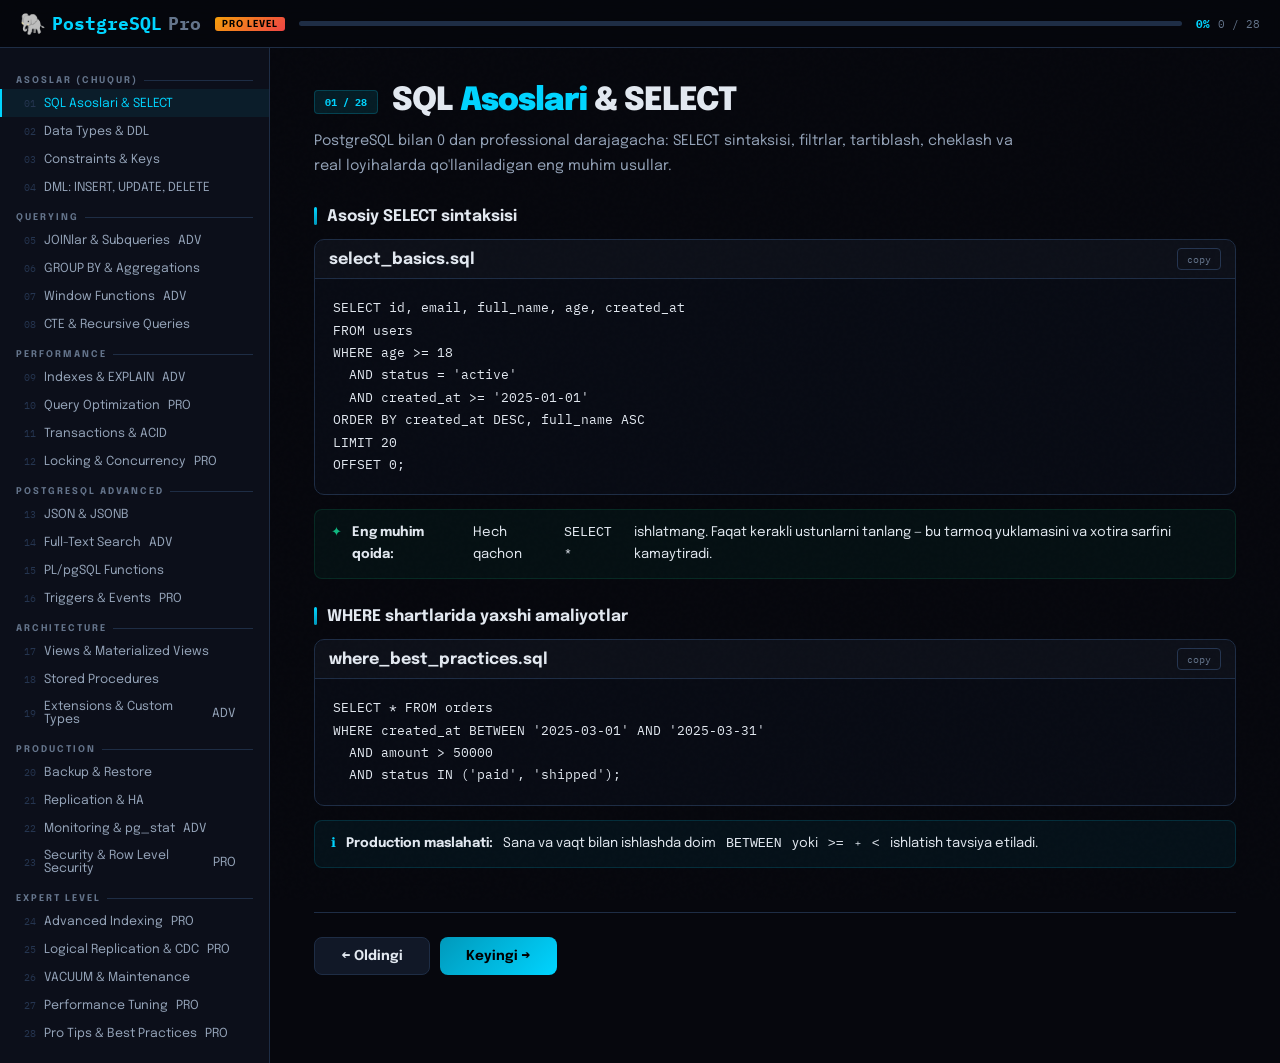
<file: les/sql.html>
<!DOCTYPE html>
<html lang="uz">

<head>
    <meta charset="UTF-8">
    <meta name="viewport" content="width=device-width, initial-scale=1.0">
    <title>PostgreSQL & SQL — To'liq Pro Kurs</title>
    <link
        href="https://fonts.googleapis.com/css2?family=IBM+Plex+Mono:wght@400;600;700&family=Epilogue:wght@400;500;700;900&display=swap"
        rel="stylesheet">
    <style>
        :root {
            --bg: #06070d;
            --surface: #0c0f1a;
            --card: #111827;
            --border: #1e2d45;
            --border2: #253550;
            --go: #00d4ff;
            --go-dim: #0099bb;
            --amber: #f59e0b;
            --green: #10b981;
            --red: #ef4444;
            --purple: #a855f7;
            --text: #e2e8f0;
            --muted: #64748b;
            --muted2: #94a3b8;
            --code-bg: #080b14;
            --mono: 'IBM Plex Mono', monospace;
            --sans: 'Epilogue', sans-serif;
        }

        * {
            margin: 0;
            padding: 0;
            box-sizing: border-box
        }

        html {
            scroll-behavior: smooth
        }

        body {
            font-family: var(--sans);
            background: var(--bg);
            color: var(--text);
            min-height: 100vh;
            overflow-x: hidden;
        }

        body::before {
            content: '';
            position: fixed;
            inset: 0;
            background-image: url("data:image/svg+xml,%3Csvg viewBox='0 0 256 256' xmlns='http://www.w3.org/2000/svg'%3E%3Cfilter id='n'%3E%3CfeTurbulence type='fractalNoise' baseFrequency='0.9' numOctaves='4' stitchTiles='stitch'/%3E%3C/filter%3E%3Crect width='100%25' height='100%25' filter='url(%23n)' opacity='0.03'/%3E%3C/svg%3E");
            pointer-events: none;
            z-index: 0;
            opacity: .4;
        }

        header {
            position: sticky;
            top: 0;
            z-index: 200;
            background: rgba(6, 7, 13, .92);
            backdrop-filter: blur(16px);
            border-bottom: 1px solid var(--border);
        }

        .hdr {
            max-width: 1500px;
            margin: 0 auto;
            display: flex;
            align-items: center;
            gap: 14px;
            padding: 10px 20px;
        }

        .logo {
            font-family: var(--mono);
            font-weight: 700;
            font-size: 1.1rem;
            color: var(--go);
            white-space: nowrap;
            display: flex;
            align-items: center;
            gap: 6px;
        }

        .logo-gopher {
            font-size: 1.3rem;
            animation: spin 4s linear infinite;
        }

        @keyframes spin {

            0%,
            100% {
                transform: rotateY(0deg)
            }

            50% {
                transform: rotateY(180deg)
            }
        }

        .level-badge {
            background: linear-gradient(135deg, #f59e0b, #ef4444);
            color: #000;
            font-size: .6rem;
            font-weight: 700;
            padding: 2px 7px;
            border-radius: 3px;
            letter-spacing: 1px;
            text-transform: uppercase;
        }

        .pbar-wrap {
            flex: 1;
            background: var(--border);
            border-radius: 99px;
            height: 5px;
            overflow: hidden;
        }

        .pbar-fill {
            height: 100%;
            background: linear-gradient(90deg, var(--go-dim), var(--go), #7dd3fc);
            border-radius: 99px;
            transition: width .6s cubic-bezier(.4, 0, .2, 1);
            width: 0%;
        }

        .prog-info {
            font-family: var(--mono);
            font-size: .7rem;
            color: var(--muted);
            white-space: nowrap;
            display: flex;
            align-items: center;
            gap: 8px;
        }

        .prog-pct {
            color: var(--go);
            font-weight: 700;
        }

        .app {
            display: flex;
            max-width: 1500px;
            margin: 0 auto;
            min-height: calc(100vh - 53px);
        }

        .sidebar {
            width: 270px;
            flex-shrink: 0;
            border-right: 1px solid var(--border);
            padding: 16px 0;
            position: sticky;
            top: 53px;
            height: calc(100vh-53px);
            overflow-y: auto;
            background: var(--surface);
        }

        .cat-label {
            font-size: .58rem;
            font-weight: 700;
            color: var(--muted);
            letter-spacing: 2px;
            text-transform: uppercase;
            padding: 12px 16px 4px;
            display: flex;
            align-items: center;
            gap: 6px;
        }

        .cat-label::after {
            content: '';
            flex: 1;
            height: 1px;
            background: var(--border);
        }

        .nav-item {
            display: flex;
            align-items: center;
            gap: 8px;
            padding: 7px 16px;
            cursor: pointer;
            font-size: .78rem;
            color: var(--muted2);
            transition: all .15s;
            border-left: 2px solid transparent;
        }

        .nav-item:hover {
            color: var(--text);
            background: rgba(0, 212, 255, .04);
        }

        .nav-item.active {
            color: var(--go);
            border-left-color: var(--go);
            background: rgba(0, 212, 255, .07);
        }

        .nav-item.done {
            color: var(--green);
        }

        .nav-item.done .ni-check {
            opacity: 1;
        }

        .ni-num {
            font-family: var(--mono);
            font-size: .65rem;
            color: var(--border2);
            width: 18px;
            text-align: right;
            flex-shrink: 0;
        }

        .ni-check {
            margin-left: auto;
            opacity: 0;
            font-size: .7rem;
            transition: opacity .3s;
        }

        .main {
            flex: 1;
            padding: 36px 44px;
            overflow-y: auto;
        }

        .lesson {
            display: none;
            animation: fadeUp .4s ease;
        }

        .lesson.active {
            display: block;
        }

        @keyframes fadeUp {
            from {
                opacity: 0;
                transform: translateY(20px)
            }

            to {
                opacity: 1;
                transform: translateY(0)
            }
        }

        .lh {
            display: flex;
            align-items: flex-start;
            gap: 14px;
            margin-bottom: 8px;
        }

        .lbadge {
            font-family: var(--mono);
            font-size: .65rem;
            font-weight: 700;
            padding: 4px 10px;
            border-radius: 4px;
            background: rgba(0, 212, 255, .1);
            color: var(--go);
            border: 1px solid rgba(0, 212, 255, .2);
            white-space: nowrap;
            margin-top: 6px;
        }

        .ltitle {
            font-size: 2rem;
            font-weight: 900;
            line-height: 1.15;
            letter-spacing: -1px;
        }

        .ltitle em {
            font-style: normal;
            color: var(--go);
        }

        .ldesc {
            font-size: .9rem;
            color: var(--muted2);
            line-height: 1.75;
            max-width: 720px;
            margin-bottom: 24px;
        }

        .sh {
            display: flex;
            align-items: center;
            gap: 10px;
            margin: 28px 0 12px;
            font-size: 1rem;
            font-weight: 700;
            color: var(--text);
        }

        .sh::before {
            content: '';
            width: 3px;
            height: 18px;
            background: linear-gradient(var(--go), var(--go-dim));
            border-radius: 2px;
            flex-shrink: 0;
        }

        .cb {
            background: var(--code-bg);
            border: 1px solid var(--border);
            border-radius: 10px;
            overflow: hidden;
            margin: 14px 0;
        }

        .cb-hdr {
            display: flex;
            align-items: center;
            justify-content: space-between;
            padding: 8px 14px;
            background: rgba(255, 255, 255, .02);
            border-bottom: 1px solid var(--border);
        }

        .cpbtn {
            background: none;
            border: 1px solid var(--border2);
            color: var(--muted);
            font-family: var(--mono);
            font-size: .65rem;
            padding: 3px 9px;
            border-radius: 4px;
            cursor: pointer;
        }

        .cpbtn:hover {
            color: var(--go);
            border-color: var(--go);
        }

        pre {
            padding: 18px;
            overflow-x: auto;
            font-family: var(--mono);
            font-size: .8rem;
            line-height: 1.75;
        }

        .note,
        .warn,
        .tip,
        .danger {
            border-radius: 8px;
            padding: 12px 16px;
            margin: 14px 0;
            font-size: .83rem;
            line-height: 1.65;
            display: flex;
            gap: 10px;
        }

        .note {
            background: rgba(0, 212, 255, .05);
            border: 1px solid rgba(0, 212, 255, .15);
        }

        .note::before {
            content: 'ℹ';
            color: var(--go);
        }

        .warn {
            background: rgba(245, 158, 11, .05);
            border: 1px solid rgba(245, 158, 11, .15);
        }

        .warn::before {
            content: '⚠';
            color: var(--amber);
        }

        .tip {
            background: rgba(16, 185, 129, .05);
            border: 1px solid rgba(16, 185, 129, .15);
        }

        .tip::before {
            content: '✦';
            color: var(--green);
        }

        .danger {
            background: rgba(239, 68, 68, .05);
            border: 1px solid rgba(239, 68, 68, .15);
        }

        .danger::before {
            content: '✕';
            color: var(--red);
        }

        .grid {
            display: grid;
            grid-template-columns: repeat(auto-fit, minmax(210px, 1fr));
            gap: 12px;
            margin: 14px 0;
        }

        .gc {
            background: var(--card);
            border: 1px solid var(--border);
            border-radius: 10px;
            padding: 14px;
            border-top: 2px solid var(--go);
        }

        .gc h4 {
            font-size: .72rem;
            font-weight: 700;
            text-transform: uppercase;
            letter-spacing: .5px;
            margin-bottom: 6px;
            color: var(--go);
        }

        .navbtns {
            display: flex;
            gap: 10px;
            margin-top: 44px;
            padding-top: 24px;
            border-top: 1px solid var(--border);
            flex-wrap: wrap;
        }

        .btn {
            padding: 11px 26px;
            border-radius: 8px;
            font-family: var(--sans);
            font-weight: 700;
            font-size: .85rem;
            cursor: pointer;
            transition: all .2s;
            border: none;
        }

        .btn-p {
            background: linear-gradient(135deg, var(--go-dim), var(--go));
            color: #000;
        }

        .btn-p:hover {
            transform: translateY(-2px);
            box-shadow: 0 8px 24px rgba(0, 212, 255, .25);
        }

        .btn-s {
            background: var(--card);
            color: var(--text);
            border: 1px solid var(--border);
        }

        .btn-s:hover {
            border-color: var(--go);
            color: var(--go);
        }
    </style>
</head>

<body>
    <header>
        <div class="hdr">
            <div class="logo"><span class="logo-gopher">🐘</span> PostgreSQL <span style="color:var(--muted)">Pro</span>
            </div>
            <div class="level-badge">PRO LEVEL</div>
            <div class="pbar-wrap">
                <div class="pbar-fill" id="pb"></div>
            </div>
            <div class="prog-info"><span class="prog-pct" id="pct">0%</span><span id="ptxt">0 / 28</span></div>
        </div>
    </header>

    <div class="app">
        <nav class="sidebar">
            <div class="cat-label">Asoslar (Chuqur)</div>
            <div class="nav-item active" onclick="goTo(0)"><span class="ni-num">01</span>SQL Asoslari & SELECT<span
                    class="ni-check">✓</span></div>
            <div class="nav-item" onclick="goTo(1)"><span class="ni-num">02</span>Data Types & DDL<span
                    class="ni-check">✓</span></div>
            <div class="nav-item" onclick="goTo(2)"><span class="ni-num">03</span>Constraints & Keys<span
                    class="ni-check">✓</span></div>
            <div class="nav-item" onclick="goTo(3)"><span class="ni-num">04</span>DML: INSERT, UPDATE, DELETE<span
                    class="ni-check">✓</span></div>

            <div class="cat-label">Querying</div>
            <div class="nav-item" onclick="goTo(4)"><span class="ni-num">05</span>JOINlar & Subqueries<span
                    class="ni-tag tag-adv">ADV</span><span class="ni-check">✓</span></div>
            <div class="nav-item" onclick="goTo(5)"><span class="ni-num">06</span>GROUP BY & Aggregations<span
                    class="ni-check">✓</span></div>
            <div class="nav-item" onclick="goTo(6)"><span class="ni-num">07</span>Window Functions<span
                    class="ni-tag tag-adv">ADV</span><span class="ni-check">✓</span></div>
            <div class="nav-item" onclick="goTo(7)"><span class="ni-num">08</span>CTE & Recursive Queries<span
                    class="ni-check">✓</span></div>

            <div class="cat-label">Performance</div>
            <div class="nav-item" onclick="goTo(8)"><span class="ni-num">09</span>Indexes & EXPLAIN<span
                    class="ni-tag tag-adv">ADV</span><span class="ni-check">✓</span></div>
            <div class="nav-item" onclick="goTo(9)"><span class="ni-num">10</span>Query Optimization<span
                    class="ni-tag tag-pro">PRO</span><span class="ni-check">✓</span></div>
            <div class="nav-item" onclick="goTo(10)"><span class="ni-num">11</span>Transactions & ACID<span
                    class="ni-check">✓</span></div>
            <div class="nav-item" onclick="goTo(11)"><span class="ni-num">12</span>Locking & Concurrency<span
                    class="ni-tag tag-pro">PRO</span><span class="ni-check">✓</span></div>

            <div class="cat-label">PostgreSQL Advanced</div>
            <div class="nav-item" onclick="goTo(12)"><span class="ni-num">13</span>JSON & JSONB<span
                    class="ni-check">✓</span></div>
            <div class="nav-item" onclick="goTo(13)"><span class="ni-num">14</span>Full-Text Search<span
                    class="ni-tag tag-adv">ADV</span><span class="ni-check">✓</span></div>
            <div class="nav-item" onclick="goTo(14)"><span class="ni-num">15</span>PL/pgSQL Functions<span
                    class="ni-check">✓</span></div>
            <div class="nav-item" onclick="goTo(15)"><span class="ni-num">16</span>Triggers & Events<span
                    class="ni-tag tag-pro">PRO</span><span class="ni-check">✓</span></div>

            <div class="cat-label">Architecture</div>
            <div class="nav-item" onclick="goTo(16)"><span class="ni-num">17</span>Views & Materialized Views<span
                    class="ni-check">✓</span></div>
            <div class="nav-item" onclick="goTo(17)"><span class="ni-num">18</span>Stored Procedures<span
                    class="ni-check">✓</span></div>
            <div class="nav-item" onclick="goTo(18)"><span class="ni-num">19</span>Extensions & Custom Types<span
                    class="ni-tag tag-adv">ADV</span><span class="ni-check">✓</span></div>

            <div class="cat-label">Production</div>
            <div class="nav-item" onclick="goTo(19)"><span class="ni-num">20</span>Backup & Restore<span
                    class="ni-check">✓</span></div>
            <div class="nav-item" onclick="goTo(20)"><span class="ni-num">21</span>Replication & HA<span
                    class="ni-check">✓</span></div>
            <div class="nav-item" onclick="goTo(21)"><span class="ni-num">22</span>Monitoring & pg_stat<span
                    class="ni-tag tag-adv">ADV</span><span class="ni-check">✓</span></div>
            <div class="nav-item" onclick="goTo(22)"><span class="ni-num">23</span>Security & Row Level Security<span
                    class="ni-tag tag-pro">PRO</span><span class="ni-check">✓</span></div>

            <div class="cat-label">Expert Level</div>
            <div class="nav-item" onclick="goTo(23)"><span class="ni-num">24</span>Advanced Indexing<span
                    class="ni-tag tag-pro">PRO</span><span class="ni-check">✓</span></div>
            <div class="nav-item" onclick="goTo(24)"><span class="ni-num">25</span>Logical Replication & CDC<span
                    class="ni-tag tag-pro">PRO</span><span class="ni-check">✓</span></div>
            <div class="nav-item" onclick="goTo(25)"><span class="ni-num">26</span>VACUUM & Maintenance<span
                    class="ni-check">✓</span></div>
            <div class="nav-item" onclick="goTo(26)"><span class="ni-num">27</span>Performance Tuning<span
                    class="ni-tag tag-pro">PRO</span><span class="ni-check">✓</span></div>
            <div class="nav-item" onclick="goTo(27)"><span class="ni-num">28</span>Pro Tips & Best Practices<span
                    class="ni-tag tag-pro">PRO</span><span class="ni-check">✓</span></div>
        </nav>

        <main class="main">
            <!-- ==================== DARS 01 ==================== -->
            <div class="lesson active" id="l0">
                <div class="lh">
                    <div class="lbadge">01 / 28</div>
                    <h1 class="ltitle">SQL <em>Asoslari</em> & SELECT</h1>
                </div>
                <p class="ldesc">PostgreSQL bilan 0 dan professional darajagacha: SELECT sintaksisi, filtrlar,
                    tartiblash, cheklash va real loyihalarda qo'llaniladigan eng muhim usullar.</p>

                <div class="sh">Asosiy SELECT sintaksisi</div>
                <div class="cb">
                    <div class="cb-hdr"><span class="cb-file"><b>select_basics.sql</b></span><button class="cpbtn"
                            onclick="cp(this)">copy</button></div>
                    <pre><span class="kw">SELECT</span> id, email, full_name, age, created_at
<span class="kw">FROM</span> users
<span class="kw">WHERE</span> age &gt;= 18 
  <span class="kw">AND</span> status = 'active'
  <span class="kw">AND</span> created_at &gt;= '2025-01-01'
<span class="kw">ORDER BY</span> created_at <span class="kw">DESC</span>, full_name <span class="kw">ASC</span>
<span class="kw">LIMIT</span> 20 
<span class="kw">OFFSET</span> 0;</pre>
                </div>

                <div class="tip"><strong>Eng muhim qoida:</strong> Hech qachon <code>SELECT *</code> ishlatmang. Faqat
                    kerakli ustunlarni tanlang — bu tarmoq yuklamasini va xotira sarfini kamaytiradi.</div>

                <div class="sh">WHERE shartlarida yaxshi amaliyotlar</div>
                <div class="cb">
                    <div class="cb-hdr"><span class="cb-file"><b>where_best_practices.sql</b></span><button
                            class="cpbtn" onclick="cp(this)">copy</button></div>
                    <pre><span class="kw">SELECT</span> * <span class="kw">FROM</span> orders 
<span class="kw">WHERE</span> created_at BETWEEN '2025-03-01' <span class="kw">AND</span> '2025-03-31'
  <span class="kw">AND</span> amount &gt; 50000
  <span class="kw">AND</span> status <span class="kw">IN</span> ('paid', 'shipped');</pre>
                </div>

                <div class="note"><strong>Production maslahati:</strong> Sana va vaqt bilan ishlashda doim
                    <code>BETWEEN</code> yoki <code>&gt;=</code> + <code>&lt;</code> ishlatish tavsiya etiladi.
                </div>

                <div class="navbtns">
                    <button class="btn btn-s" disabled>← Oldingi</button>
                    <button class="btn btn-p" onclick="next()">Keyingi →</button>
                </div>
            </div>

            <!-- ==================== DARS 02 ==================== -->
            <div class="lesson" id="l1">
                <div class="lh">
                    <div class="lbadge">02 / 28</div>
                    <h1 class="ltitle">Data Types & <em>DDL</em></h1>
                </div>
                <p class="ldesc">PostgreSQL’da mavjud bo‘lgan barcha muhim ma’lumot turlari, ularning afzalliklari va
                    real loyihalarda qanday tanlash kerakligi.</p>

                <div class="sh">Eng muhim Data Types taqqoslash</div>
                <div class="grid">
                    <div class="gc green">
                        <h4>TEXT</h4>
                        <p>Eng tavsiya etiladigan matn turi. Uzunlik cheklovi yo‘q.</p>
                    </div>
                    <div class="gc amber">
                        <h4>NUMERIC / DECIMAL</h4>
                        <p>Pul va aniq hisoblar uchun majburiy. FLOAT ishlatmang!</p>
                    </div>
                    <div class="gc purple">
                        <h4>TIMESTAMPTZ</h4>
                        <p>Vaqt mintaqasi bilan saqlaydi. Har doim shuni ishlating.</p>
                    </div>
                    <div class="gc">
                        <h4>JSONB</h4>
                        <p>NoSQL uslubidagi ma’lumotlar uchun eng kuchli va tez turi.</p>
                    </div>
                </div>

                <div class="cb">
                    <div class="cb-hdr"><span class="cb-file"><b>ddl_best_practice.sql</b></span><button class="cpbtn"
                            onclick="cp(this)">copy</button></div>
                    <pre><span class="kw">CREATE TABLE</span> orders (
    id              <span class="typ">BIGSERIAL</span> <span class="kw">PRIMARY KEY</span>,
    user_id         <span class="typ">BIGINT</span> <span class="kw">NOT NULL</span>,
    total_amount    <span class="typ">NUMERIC</span>(12,2) <span class="kw">CHECK</span> (total_amount &gt; 0),
    status          <span class="typ">VARCHAR</span>(20) <span class="kw">DEFAULT</span> 'pending',
    created_at      <span class="typ">TIMESTAMPTZ</span> <span class="kw">DEFAULT</span> <span class="kw">NOW</span>(),
    metadata        <span class="typ">JSONB</span>,
    <span class="kw">CONSTRAINT</span> fk_user <span class="kw">FOREIGN KEY</span> (user_id) <span class="kw">REFERENCES</span> users(id) <span class="kw">ON DELETE</span> CASCADE
);</pre>
                </div>

                <div class="warn"><strong>Muhim:</strong> Pul miqdorlari uchun <code>FLOAT</code> yoki
                    <code>DOUBLE PRECISION</code> ishlatish katta xatolarga olib keladi. Doim <code>NUMERIC</code>
                    ishlating.
                </div>

                <div class="navbtns"><button class="btn btn-s" onclick="prev()">← Oldingi</button><button
                        class="btn btn-p" onclick="next()">Keyingi →</button></div>
            </div>
            <!-- ==================== DARS 03 ==================== -->
            <div class="lesson" id="l2">
                <div class="lh">
                    <div class="lbadge">03 / 28</div>
                    <h1 class="ltitle">Constraints & <em>Keys</em></h1>
                </div>
                <p class="ldesc">Ma'lumotlar yaxlitligini ta'minlash: Primary Key, Foreign Key, Unique, Check va NOT
                    NULL. Real loyihalarda qanday to'g'ri qo'llash kerak.</p>

                <div class="sh">Asosiy Constraints turlari</div>
                <div class="grid">
                    <div class="gc">
                        <h4>PRIMARY KEY</h4>
                        <p>Har bir qatorni noyob identifikatsiya qiladi. Avtomatik index yaratadi.</p>
                    </div>
                    <div class="gc amber">
                        <h4>FOREIGN KEY</h4>
                        <p>Boshqa jadval bilan bog'lanish. Ma'lumotlar yaxlitligini saqlaydi.</p>
                    </div>
                    <div class="gc purple">
                        <h4>UNIQUE + NOT NULL</h4>
                        <p>Email, username kabi noyob maydonlar uchun majburiy.</p>
                    </div>
                    <div class="gc green">
                        <h4>CHECK</h4>
                        <p>Qo'shimcha biznes qoidalarini majburlash (masalan, age >= 16).</p>
                    </div>
                </div>

                <div class="cb">
                    <div class="cb-hdr"><span class="cb-file"><b>constraints.sql</b></span><button class="cpbtn"
                            onclick="cp(this)">copy</button></div>
                    <pre><span class="kw">CREATE TABLE</span> orders (
    id              <span class="typ">BIGSERIAL</span> <span class="kw">PRIMARY KEY</span>,
    user_id         <span class="typ">BIGINT</span> <span class="kw">NOT NULL</span>,
    total_amount    <span class="typ">NUMERIC</span>(12,2) <span class="kw">CHECK</span> (total_amount &gt; 0),
    status          <span class="typ">VARCHAR</span>(20) <span class="kw">DEFAULT</span> 'pending',
    created_at      <span class="typ">TIMESTAMPTZ</span> <span class="kw">DEFAULT</span> <span class="kw">NOW</span>(),

    <span class="kw">CONSTRAINT</span> fk_user 
        <span class="kw">FOREIGN KEY</span> (user_id) 
        <span class="kw">REFERENCES</span> users(id) 
        <span class="kw">ON DELETE</span> CASCADE 
        <span class="kw">ON UPDATE</span> RESTRICT,

    <span class="kw">CONSTRAINT</span> check_status 
        <span class="kw">CHECK</span> (status <span class="kw">IN</span> ('pending', 'paid', 'shipped', 'cancelled'))
);</pre>
                </div>

                <div class="warn"><strong>Production maslahati:</strong> <code>ON DELETE CASCADE</code> ni ehtiyotkorlik
                    bilan ishlating. Ba'zida <code>ON DELETE SET NULL</code> yoki <code>RESTRICT</code> xavfsizroq
                    bo'ladi.</div>

                <div class="navbtns"><button class="btn btn-s" onclick="prev()">← Oldingi</button><button
                        class="btn btn-p" onclick="next()">Keyingi →</button></div>
            </div>

            <!-- ==================== DARS 04 ==================== -->
            <div class="lesson" id="l3">
                <div class="lh">
                    <div class="lbadge">04 / 28</div>
                    <h1 class="ltitle">DML: <em>INSERT, UPDATE, DELETE</em></h1>
                </div>
                <p class="ldesc">Ma'lumot qo'shish, yangilash va o'chirish. <code>RETURNING</code>, bulk insert va
                    xavfsiz update/delete usullari.</p>

                <div class="sh">INSERT va RETURNING</div>
                <div class="cb">
                    <div class="cb-hdr"><span class="cb-file"><b>insert.sql</b></span><button class="cpbtn"
                            onclick="cp(this)">copy</button></div>
                    <pre><span class="kw">INSERT INTO</span> users (email, full_name, age)
<span class="kw">VALUES</span> ('ali@example.com', 'Ali Qodirov', 28)
<span class="kw">RETURNING</span> id, created_at;</pre>
                </div>

                <div class="sh">Bulk Insert (tezroq)</div>
                <div class="cb">
                    <div class="cb-hdr"><span class="cb-file"><b>bulk_insert.sql</b></span><button class="cpbtn"
                            onclick="cp(this)">copy</button></div>
                    <pre><span class="kw">INSERT INTO</span> products (name, price, category)
<span class="kw">VALUES</span> 
    ('Laptop', 1299.99, 'electronics'),
    ('Mouse', 29.99, 'accessories')
<span class="kw">RETURNING</span> id;</pre>
                </div>

                <div class="danger"><strong>Xavf:</strong> <code>UPDATE</code> yoki <code>DELETE</code> da
                    <code>WHERE</code> shartini unutish butun jadvalni o'zgartirishi mumkin!
                </div>

                <div class="navbtns"><button class="btn btn-s" onclick="prev()">← Oldingi</button><button
                        class="btn btn-p" onclick="next()">Keyingi →</button></div>
            </div>

            <!-- ==================== DARS 05 ==================== -->
            <div class="lesson" id="l4">
                <div class="lh">
                    <div class="lbadge">05 / 28</div>
                    <h1 class="ltitle">JOINlar & <em>Subqueries</em></h1>
                </div>
                <p class="ldesc">INNER, LEFT, RIGHT, FULL JOIN, CROSS JOIN va subquery'lardan foydalanish. Real
                    loyihalarda qaysi JOINni qachon ishlatish kerak.</p>

                <div class="sh">Eng ko'p ishlatiladigan JOINlar</div>
                <div class="cb">
                    <div class="cb-hdr"><span class="cb-file"><b>joins.sql</b></span><button class="cpbtn"
                            onclick="cp(this)">copy</button></div>
                    <pre><span class="kw">SELECT</span> 
    u.full_name, 
    o.total_amount, 
    o.status
<span class="kw">FROM</span> users u
<span class="kw">LEFT JOIN</span> orders o <span class="kw">ON</span> u.id = o.user_id
<span class="kw">WHERE</span> u.created_at &gt; '2024-01-01'
<span class="kw">ORDER BY</span> o.total_amount <span class="kw">DESC</span>;</pre>
                </div>

                <div class="tip"><strong>LEFT JOIN</strong> — eng xavfsiz va ko'p ishlatiladigan. Foydalanuvchi bo'lsa
                    ham, buyurtma bo'lmasa ham natija chiqadi.</div>

                <div class="sh">Subquery misoli</div>
                <div class="cb">
                    <div class="cb-hdr"><span class="cb-file"><b>subquery.sql</b></span><button class="cpbtn"
                            onclick="cp(this)">copy</button></div>
                    <pre><span class="kw">SELECT</span> full_name 
<span class="kw">FROM</span> users 
<span class="kw">WHERE</span> id <span class="kw">IN</span> (
    <span class="kw">SELECT</span> user_id 
    <span class="kw">FROM</span> orders 
    <span class="kw">WHERE</span> total_amount &gt; 1000000
);</pre>
                </div>

                <div class="navbtns"><button class="btn btn-s" onclick="prev()">← Oldingi</button><button
                        class="btn btn-p" onclick="next()">Keyingi →</button></div>
            </div>

            <!-- ==================== DARS 06 ==================== -->
            <div class="lesson" id="l5">
                <div class="lh">
                    <div class="lbadge">06 / 28</div>
                    <h1 class="ltitle">GROUP BY & <em>Aggregations</em></h1>
                </div>
                <p class="ldesc">COUNT, SUM, AVG, MIN, MAX va HAVING filtri. Guruhlash va statistika chiqarishning
                    professional usullari.</p>

                <div class="cb">
                    <div class="cb-hdr"><span class="cb-file"><b>group_by.sql</b></span><button class="cpbtn"
                            onclick="cp(this)">copy</button></div>
                    <pre><span class="kw">SELECT</span> 
    category,
    <span class="kw">COUNT</span>(*) as product_count,
    <span class="kw">AVG</span>(price) as avg_price,
    <span class="kw">SUM</span>(stock) as total_stock
<span class="kw">FROM</span> products
<span class="kw">GROUP BY</span> category
<span class="kw">HAVING</span> <span class="kw">COUNT</span>(*) &gt; 5 
   <span class="kw">AND</span> <span class="kw">AVG</span>(price) &gt; 50
<span class="kw">ORDER BY</span> avg_price <span class="kw">DESC</span>;</pre>
                </div>

                <div class="note"><strong>HAVING</strong> — guruhlangandan keyin filtrlaydi. <code>WHERE</code> esa
                    guruhlashdan oldin ishlaydi.</div>

                <div class="navbtns"><button class="btn btn-s" onclick="prev()">← Oldingi</button><button
                        class="btn btn-p" onclick="next()">Keyingi →</button></div>
            </div>

            <!-- ==================== DARS 07 ==================== -->
            <div class="lesson" id="l6">
                <div class="lh">
                    <div class="lbadge">07 / 28</div>
                    <h1 class="ltitle">Window <em>Functions</em></h1>
                </div>
                <p class="ldesc">ROW_NUMBER, RANK, DENSE_RANK, LAG, LEAD, running total va PARTITION BY orqali kuchli
                    tahlillar.</p>

                <div class="cb">
                    <div class="cb-hdr"><span class="cb-file"><b>window_functions.sql</b></span><button class="cpbtn"
                            onclick="cp(this)">copy</button></div>
                    <pre><span class="kw">SELECT</span> 
    full_name,
    salary,
    <span class="kw">ROW_NUMBER()</span> <span class="kw">OVER</span> (<span class="kw">ORDER BY</span> salary <span class="kw">DESC</span>) as rank_all,
    <span class="kw">RANK()</span> <span class="kw">OVER</span> (<span class="kw">PARTITION BY</span> department <span class="kw">ORDER BY</span> salary <span class="kw">DESC</span>) as rank_in_dept,
    <span class="kw">SUM</span>(salary) <span class="kw">OVER</span> (<span class="kw">PARTITION BY</span> department) as dept_total
<span class="kw">FROM</span> employees;</pre>
                </div>

                <div class="tip">Window funksiyalari qatorlarni guruhlamaydi, lekin har bir qator uchun hisoblash
                    imkonini beradi. Bu juda kuchli vosita.</div>

                <div class="navbtns"><button class="btn btn-s" onclick="prev()">← Oldingi</button><button
                        class="btn btn-p" onclick="next()">Keyingi →</button></div>
            </div>

            <!-- ==================== DARS 08 ==================== -->
            <div class="lesson" id="l7">
                <div class="lh">
                    <div class="lbadge">08 / 28</div>
                    <h1 class="ltitle">CTE & <em>Recursive Queries</em></h1>
                </div>
                <p class="ldesc">WITH operatori, murakkab so'rovlarni o'qiladigan qilish va rekursiv CTE (daraxt,
                    ierarxiya).</p>

                <div class="cb">
                    <div class="cb-hdr"><span class="cb-file"><b>cte_example.sql</b></span><button class="cpbtn"
                            onclick="cp(this)">copy</button></div>
                    <pre><span class="kw">WITH</span> active_users <span class="kw">AS</span> (
    <span class="kw">SELECT</span> * <span class="kw">FROM</span> users 
    <span class="kw">WHERE</span> status = 'active'
),
high_value_orders <span class="kw">AS</span> (
    <span class="kw">SELECT</span> user_id, <span class="kw">SUM</span>(amount) as total 
    <span class="kw">FROM</span> orders 
    <span class="kw">GROUP BY</span> user_id 
    <span class="kw">HAVING</span> <span class="kw">SUM</span>(amount) &gt; 500000
)
<span class="kw">SELECT</span> au.full_name, hvo.total
<span class="kw">FROM</span> active_users au
<span class="kw">JOIN</span> high_value_orders hvo <span class="kw">ON</span> au.id = hvo.user_id;</pre>
                </div>

                <div class="navbtns"><button class="btn btn-s" onclick="prev()">← Oldingi</button><button
                        class="btn btn-p" onclick="next()">Keyingi →</button></div>
            </div>

            <!-- ==================== DARS 09 ==================== -->
            <div class="lesson" id="l8">
                <div class="lh">
                    <div class="lbadge">09 / 28</div>
                    <h1 class="ltitle">Indexes & <em>EXPLAIN</em></h1>
                </div>
                <p class="ldesc">Indeks turlari (B-Tree, Hash, GIN, GiST), qachon yaratish kerakligi va so'rov rejasini
                    tahlil qilish.</p>

                <div class="cb">
                    <div class="cb-hdr"><span class="cb-file"><b>explain.sql</b></span><button class="cpbtn"
                            onclick="cp(this)">copy</button></div>
                    <pre><span class="kw">EXPLAIN ANALYZE</span> 
<span class="kw">SELECT</span> * <span class="kw">FROM</span> users 
<span class="kw">WHERE</span> email = 'test@example.com';</pre>
                </div>

                <div class="tip">Indeks yaratishdan oldin har doim <code>EXPLAIN ANALYZE</code> ishlatib, haqiqiy
                    tezlikni ko'ring.</div>

                <div class="navbtns"><button class="btn btn-s" onclick="prev()">← Oldingi</button><button
                        class="btn btn-p" onclick="next()">Keyingi →</button></div>
            </div>

            <!-- ==================== DARS 10 ==================== -->
            <div class="lesson" id="l9">
                <div class="lh">
                    <div class="lbadge">10 / 28</div>
                    <h1 class="ltitle">Query <em>Optimization</em></h1>
                </div>
                <p class="ldesc">Seq Scan, Index Scan, Bitmap Scan, join strategiyalari va so'rovlarni tezlashtirishning
                    professional usullari.</p>

                <div class="sh">Tezlashtirish bo'yicha maslahatlar</div>
                <ul>
                    <li>Keraksiz <code>SELECT *</code> dan voz keching</li>
                    <li>Filtrlarni indekslangan ustunlarga qo'ying</li>
                    <li><code>LIMIT</code> va <code>OFFSET</code> ni ehtiyotkorlik bilan ishlating (katta OFFSET sekin)
                    </li>
                    <li>Complex join'larni CTE yoki Materialized View bilan almashtiring</li>
                </ul>

                <div class="navbtns"><button class="btn btn-s" onclick="prev()">← Oldingi</button><button
                        class="btn btn-p" onclick="next()">Keyingi →</button></div>
            </div>
            <!-- ==================== DARS 11 ==================== -->
            <div class="lesson" id="l10">
                <div class="lh">
                    <div class="lbadge">11 / 28</div>
                    <h1 class="ltitle">Transactions & <em>ACID</em></h1>
                </div>
                <p class="ldesc">ACID tamoyillari (Atomicity, Consistency, Isolation, Durability) va PostgreSQL’da
                    tranzaksiyalarni to‘g‘ri boshqarish. Real loyihalarda tranzaksiya muhimligi.</p>

                <div class="sh">ACID nima va nima uchun kerak?</div>
                <div class="grid">
                    <div class="gc green">
                        <h4>Atomicity</h4>
                        <p>Tranzaksiya butunlay bajariladi yoki umuman bajarilmaydi.</p>
                    </div>
                    <div class="gc amber">
                        <h4>Consistency</h4>
                        <p>Tranzaksiya oldin va keyin bazani yaxlit holatda saqlaydi.</p>
                    </div>
                    <div class="gc purple">
                        <h4>Isolation</h4>
                        <p>Bir tranzaksiya boshqasiga aralashmaydi (Isolation levels).</p>
                    </div>
                    <div class="gc">
                        <h4>Durability</h4>
                        <p>Tranzaksiya muvaffaqiyatli tugagach, natija doimiy saqlanadi.</p>
                    </div>
                </div>

                <div class="sh">Oddiy tranzaksiya misoli</div>
                <div class="cb">
                    <div class="cb-hdr"><span class="cb-file"><b>transaction_basic.sql</b></span><button class="cpbtn"
                            onclick="cp(this)">copy</button></div>
                    <pre><span class="kw">BEGIN</span>;

<span class="kw">UPDATE</span> accounts 
<span class="kw">SET</span> balance = balance - 500 
<span class="kw">WHERE</span> id = 1;

<span class="kw">UPDATE</span> accounts 
<span class="kw">SET</span> balance = balance + 500 
<span class="kw">WHERE</span> id = 2;

<span class="kw">COMMIT</span>;</pre>
                </div>

                <div class="danger">Agar ikkinchi <code>UPDATE</code> muvaffaqiyatsiz bo‘lsa, birinchi o‘zgartirish ham
                    bekor qilinadi (<code>ROLLBACK</code> avtomatik amalga oshiriladi).</div>

                <div class="sh">SAVEPOINT bilan murakkab tranzaksiya</div>
                <div class="cb">
                    <div class="cb-hdr"><span class="cb-file"><b>savepoint.sql</b></span><button class="cpbtn"
                            onclick="cp(this)">copy</button></div>
                    <pre><span class="kw">BEGIN</span>;

<span class="kw">UPDATE</span> accounts <span class="kw">SET</span> balance = balance - 1000 <span class="kw">WHERE</span> id = 1;
<span class="kw">SAVEPOINT</span> after_first_transfer;

<span class="kw">UPDATE</span> accounts <span class="kw">SET</span> balance = balance + 1000 <span class="kw">WHERE</span> id = 2;

-- Agar ikkinchi operatsiya muvaffaqiyatsiz bo‘lsa:
<span class="kw">ROLLBACK TO</span> after_first_transfer;

<span class="kw">COMMIT</span>;</pre>
                </div>

                <div class="tip"><strong>Production maslahati:</strong> Har doim muhim operatsiyalarni (pul o‘tkazish,
                    buyurtma yaratish) tranzaksiya ichida bajaring.</div>

                <div class="navbtns"><button class="btn btn-s" onclick="prev()">← Oldingi</button><button
                        class="btn btn-p" onclick="next()">Keyingi →</button></div>
            </div>

            <!-- ==================== DARS 12 ==================== -->
            <div class="lesson" id="l11">
                <div class="lh">
                    <div class="lbadge">12 / 28</div>
                    <h1 class="ltitle">Locking & <em>Concurrency</em></h1>
                </div>
                <p class="ldesc">PostgreSQL’da row-level locking, deadlocks, SELECT FOR UPDATE va yuqori yuklama ostida
                    to‘g‘ri ishlash usullari.</p>

                <div class="sh">Eng muhim locking turlari</div>
                <div class="cb">
                    <div class="cb-hdr"><span class="cb-file"><b>locking.sql</b></span><button class="cpbtn"
                            onclick="cp(this)">copy</button></div>
                    <pre><span class="kw">SELECT</span> * 
<span class="kw">FROM</span> accounts 
<span class="kw">WHERE</span> id = 1 
<span class="kw">FOR UPDATE</span>;   <span class="cmt">-- Row ni qulflaydi</span>

<span class="kw">SELECT</span> * 
<span class="kw">FROM</span> accounts 
<span class="kw">WHERE</span> id = 1 
<span class="kw">FOR UPDATE SKIP LOCKED</span>; <span class="cmt">-- Boshqa tranzaksiya qulflaganini o‘tkazib yuboradi</span></pre>
                </div>

                <div class="warn">Deadlock yuzaga kelganda PostgreSQL avtomatik bir tranzaksiyani o‘ldiradi. Har doim
                    bir xil tartibda qulflashga harakat qiling.</div>

                <div class="navbtns"><button class="btn btn-s" onclick="prev()">← Oldingi</button><button
                        class="btn btn-p" onclick="next()">Keyingi →</button></div>
            </div>

            <!-- ==================== DARS 13 ==================== -->
            <div class="lesson" id="l12">
                <div class="lh">
                    <div class="lbadge">13 / 28</div>
                    <h1 class="ltitle">JSON & <em>JSONB</em></h1>
                </div>
                <p class="ldesc">PostgreSQL’da JSON va JSONB farqlari, JSONB ning afzalliklari, operatorlar (@>, ?, ->,
                    #>>) va GIN indekslari.</p>

                <div class="sh">JSON vs JSONB</div>
                <div class="compare">
                    <div class="cb cmp-bad">
                        <div class="cb-hdr"><span class="cmp-label">JSON</span></div>
                        <pre>Matn sifatida saqlanadi. Har safar parse qilinadi. Sekin.</pre>
                    </div>
                    <div class="cb cmp-good">
                        <div class="cb-hdr"><span class="cmp-label">JSONB</span></div>
                        <pre>Binar formatda saqlanadi. Tez qidirish va indekslash mumkin.</pre>
                    </div>
                </div>

                <div class="cb">
                    <div class="cb-hdr"><span class="cb-file"><b>jsonb_examples.sql</b></span><button class="cpbtn"
                            onclick="cp(this)">copy</button></div>
                    <pre><span class="kw">SELECT</span> 
    id, 
    metadata->>'city' AS city,
    metadata->'address'->>'street' AS street
<span class="kw">FROM</span> users
<span class="kw">WHERE</span> metadata @> '{"status": "active", "verified": true}';</pre>
                </div>

                <div class="tip"><strong>Eng muhim operatorlar:</strong> <code>@></code> (contains), <code>?</code> (key
                    exists), <code>-></code> (object), <code>#>></code> (text).</div>

                <div class="navbtns"><button class="btn btn-s" onclick="prev()">← Oldingi</button><button
                        class="btn btn-p" onclick="next()">Keyingi →</button></div>
            </div>

            <!-- ==================== DARS 14 ==================== -->
            <div class="lesson" id="l13">
                <div class="lh">
                    <div class="lbadge">14 / 28</div>
                    <h1 class="ltitle">Full-Text <em>Search</em></h1>
                </div>
                <p class="ldesc">tsvector va tsquery yordamida Google kabi qidiruv tizimini yaratish. to_tsvector,
                    to_tsquery va GIN indekslari.</p>

                <div class="cb">
                    <div class="cb-hdr"><span class="cb-file"><b>full_text_search.sql</b></span><button class="cpbtn"
                            onclick="cp(this)">copy</button></div>
                    <pre><span class="kw">SELECT</span> title, body 
<span class="kw">FROM</span> articles
<span class="kw">WHERE</span> to_tsvector('english', body) @@ to_tsquery('english', 'postgresql & performance');

<span class="kw">CREATE INDEX</span> idx_articles_fts 
    <span class="kw">ON</span> articles <span class="kw">USING</span> GIN (to_tsvector('english', body));</pre>
                </div>

                <div class="navbtns"><button class="btn btn-s" onclick="prev()">← Oldingi</button><button
                        class="btn btn-p" onclick="next()">Keyingi →</button></div>
            </div>

            <!-- ==================== DARS 15 ==================== -->
            <div class="lesson" id="l14">
                <div class="lh">
                    <div class="lbadge">15 / 28</div>
                    <h1 class="ltitle">PL/pgSQL <em>Functions</em></h1>
                </div>
                <p class="ldesc">PostgreSQL’da server tomonida dasturlash: funksiyalar, parametrlar, shartli
                    operatorlar, tsikllar va xatolarni boshqarish.</p>

                <div class="cb">
                    <div class="cb-hdr"><span class="cb-file"><b>plpgsql_function.sql</b></span><button class="cpbtn"
                            onclick="cp(this)">copy</button></div>
                    <pre><span class="kw">CREATE OR REPLACE FUNCTION</span> calculate_discount(
    p_amount NUMERIC,
    p_customer_type VARCHAR
) <span class="kw">RETURNS</span> NUMERIC <span class="kw">AS</span> $$
<span class="kw">DECLARE</span>
    discount_rate NUMERIC := 0;
<span class="kw">BEGIN</span>
    <span class="kw">IF</span> p_customer_type = 'VIP' <span class="kw">THEN</span>
        discount_rate := 0.20;
    <span class="kw">ELSIF</span> p_amount > 1000 <span class="kw">THEN</span>
        discount_rate := 0.15;
    <span class="kw">END IF</span>;

    <span class="kw">RETURN</span> p_amount * (1 - discount_rate);
<span class="kw">END</span>;
$$ <span class="kw">LANGUAGE</span> plpgsql;</pre>
                </div>

                <div class="navbtns"><button class="btn btn-s" onclick="prev()">← Oldingi</button><button
                        class="btn btn-p" onclick="next()">Keyingi →</button></div>
            </div>

            <!-- ==================== DARS 16 ==================== -->
            <div class="lesson" id="l15">
                <div class="lh">
                    <div class="lbadge">16 / 28</div>
                    <h1 class="ltitle">Triggers & <em>Events</em></h1>
                </div>
                <p class="ldesc">Ma'lumot o‘zgarganda avtomatik ishlaydigan triggerlar. Auditing, log yozish va biznes
                    qoidalarini majburlash.</p>

                <div class="cb">
                    <div class="cb-hdr"><span class="cb-file"><b>trigger_example.sql</b></span><button class="cpbtn"
                            onclick="cp(this)">copy</button></div>
                    <pre><span class="kw">CREATE OR REPLACE FUNCTION</span> log_user_changes()
<span class="kw">RETURNS</span> TRIGGER <span class="kw">AS</span> $$
<span class="kw">BEGIN</span>
    <span class="kw">INSERT INTO</span> user_audit (user_id, action, old_data, new_data, changed_at)
    <span class="kw">VALUES</span> (
        NEW.id, 
        TG_OP, 
        row_to_json(OLD), 
        row_to_json(NEW), 
        NOW()
    );
    <span class="kw">RETURN</span> NEW;
<span class="kw">END</span>;
$$ <span class="kw">LANGUAGE</span> plpgsql;

<span class="kw">CREATE TRIGGER</span> trg_user_audit
    <span class="kw">AFTER</span> INSERT OR UPDATE OR DELETE <span class="kw">ON</span> users
    <span class="kw">FOR EACH ROW EXECUTE FUNCTION</span> log_user_changes();</pre>
                </div>

                <div class="navbtns"><button class="btn btn-s" onclick="prev()">← Oldingi</button><button
                        class="btn btn-p" onclick="next()">Keyingi →</button></div>
            </div>

            <!-- ==================== DARS 17 ==================== -->
            <div class="lesson" id="l16">
                <div class="lh">
                    <div class="lbadge">17 / 28</div>
                    <h1 class="ltitle">Views & <em>Materialized Views</em></h1>
                </div>
                <p class="ldesc">Oddiy View va Materialized View farqlari, qachon qaysisini ishlatish va yangilash
                    strategiyalari.</p>

                <div class="cb">
                    <div class="cb-hdr"><span class="cb-file"><b>materialized_view.sql</b></span><button class="cpbtn"
                            onclick="cp(this)">copy</button></div>
                    <pre><span class="kw">CREATE MATERIALIZED VIEW</span> sales_summary <span class="kw">AS</span>
<span class="kw">SELECT</span> 
    date_trunc('month', created_at) AS month,
    <span class="kw">SUM</span>(total_amount) AS total_sales,
    <span class="kw">COUNT</span>(*) AS order_count
<span class="kw">FROM</span> orders
<span class="kw">GROUP BY</span> 1;

<span class="kw">REFRESH MATERIALIZED VIEW</span> CONCURRENTLY sales_summary;</pre>
                </div>

                <div class="tip"><code>CONCURRENTLY</code> kalit so‘zi bilan Materialized View ni yangilashda jadval
                    qulflanmaydi.</div>

                <div class="navbtns"><button class="btn btn-s" onclick="prev()">← Oldingi</button><button
                        class="btn btn-p" onclick="next()">Keyingi →</button></div>
            </div>

            <!-- ==================== DARS 18 ==================== -->
            <div class="lesson" id="l17">
                <div class="lh">
                    <div class="lbadge">18 / 28</div>
                    <h1 class="ltitle">Stored <em>Procedures</em></h1>
                </div>
                <p class="ldesc">Funksiyalardan farqli ravishda tranzaksiyalarni ichida boshqarish imkoniyati
                    (COMMIT/ROLLBACK).</p>

                <div class="cb">
                    <div class="cb-hdr"><span class="cb-file"><b>stored_procedure.sql</b></span><button class="cpbtn"
                            onclick="cp(this)">copy</button></div>
                    <pre><span class="kw">CREATE OR REPLACE PROCEDURE</span> transfer_money(
    from_account INT, 
    to_account INT, 
    amount NUMERIC
)
<span class="kw">LANGUAGE</span> plpgsql
<span class="kw">AS</span> $$
<span class="kw">BEGIN</span>
    <span class="kw">UPDATE</span> accounts <span class="kw">SET</span> balance = balance - amount 
    <span class="kw">WHERE</span> id = from_account;

    <span class="kw">UPDATE</span> accounts <span class="kw">SET</span> balance = balance + amount 
    <span class="kw">WHERE</span> id = to_account;

    <span class="kw">COMMIT</span>;
<span class="kw">EXCEPTION</span>
    <span class="kw">WHEN OTHERS THEN</span>
        <span class="kw">ROLLBACK</span>;
        <span class="kw">RAISE</span>;
<span class="kw">END</span>;
$$;</pre>
                </div>

                <div class="navbtns"><button class="btn btn-s" onclick="prev()">← Oldingi</button><button
                        class="btn btn-p" onclick="next()">Keyingi →</button></div>
            </div>

            <!-- ==================== DARS 19 ==================== -->
            <div class="lesson" id="l18">
                <div class="lh">
                    <div class="lbadge">19 / 28</div>
                    <h1 class="ltitle">Extensions & <em>Custom Types</em></h1>
                </div>
                <p class="ldesc">PostgreSQL kengaytmalari (uuid-ossp, pg_trgm, PostGIS) va o‘z ma’lumot turlarini
                    yaratish.</p>

                <div class="cb">
                    <div class="cb-hdr"><span class="cb-file"><b>extensions.sql</b></span><button class="cpbtn"
                            onclick="cp(this)">copy</button></div>
                    <pre><span class="kw">CREATE EXTENSION</span> IF NOT EXISTS "uuid-ossp";
<span class="kw">CREATE EXTENSION</span> IF NOT EXISTS pg_trgm;

<span class="kw">SELECT</span> uuid_generate_v4();

<span class="kw">CREATE TYPE</span> user_status <span class="kw">AS ENUM</span> ('active', 'inactive', 'banned');</pre>
                </div>

                <div class="navbtns"><button class="btn btn-s" onclick="prev()">← Oldingi</button><button
                        class="btn btn-p" onclick="next()">Keyingi →</button></div>
            </div>

            <!-- ==================== DARS 20 ==================== -->
            <div class="lesson" id="l19">
                <div class="lh">
                    <div class="lbadge">20 / 28</div>
                    <h1 class="ltitle">Backup & <em>Restore</em></h1>
                </div>
                <p class="ldesc">pg_dump, pg_restore, point-in-time recovery va productionda ma’lumotlarni xavfsiz
                    saqlash strategiyalari.</p>

                <div class="cb">
                    <div class="cb-hdr"><span class="cb-file"><b>backup_commands.sh</b></span><button class="cpbtn"
                            onclick="cp(this)">copy</button></div>
                    <pre><span class="cmt"># To'liq backup</span>
pg_dump -U postgres -d mydb -F c > backup_$(date +%Y%m%d).dump

<span class="cmt"># Restore</span>
pg_restore -U postgres -d mydb -c backup_20250326.dump

<span class="cmt"># Faqat schema</span>
pg_dump -U postgres -d mydb --schema-only > schema.sql</pre>
                </div>

                <div class="tip">Har kuni to‘liq backup + har soatda WAL arxivlash (Point-in-Time Recovery) qilish
                    tavsiya etiladi.</div>

                <div class="navbtns"><button class="btn btn-s" onclick="prev()">← Oldingi</button><button
                        class="btn btn-p" onclick="next()">Keyingi →</button></div>
            </div>
            <!-- ==================== DARS 21 ==================== -->
            <div class="lesson" id="l20">
                <div class="lh">
                    <div class="lbadge">21 / 28</div>
                    <h1 class="ltitle">Replication & <em>HA</em></h1>
                </div>
                <p class="ldesc">PostgreSQL’da yuqori mavjudlik (High Availability) va ma’lumotlar sinxronizatsiyasi.
                    Streaming Replication, Failover va Load Balancing.</p>

                <div class="sh">Streaming Replication asoslari</div>
                <div class="cb">
                    <div class="cb-hdr"><span class="cb-file"><b>replication_setup.sql</b></span><button class="cpbtn"
                            onclick="cp(this)">copy</button></div>
                    <pre><span class="cmt">-- Primary serverda (postgresql.conf)</span>
wal_level = replica
max_wal_senders = 10
wal_keep_size = 1GB

<span class="cmt">-- Replica serverda recovery.conf yoki postgresql.conf</span>
primary_conninfo = 'host=primary_ip port=5432 user=repl_user password=strongpass'
restore_command = 'cp /archive/%f %p'</pre>
                </div>

                <div class="tip"><strong>Hot Standby</strong> — Replica serverda o‘qish mumkin. Bu o‘qish yukini
                    primarydan yengillashtiradi.</div>

                <div class="warn">Replica serverda <code>hot_standby = on</code> bo‘lishi shart, aks holda faqat
                    recovery holatida ishlaydi.</div>

                <div class="navbtns"><button class="btn btn-s" onclick="prev()">← Oldingi</button><button
                        class="btn btn-p" onclick="next()">Keyingi →</button></div>
            </div>

            <!-- ==================== DARS 22 ==================== -->
            <div class="lesson" id="l21">
                <div class="lh">
                    <div class="lbadge">22 / 28</div>
                    <h1 class="ltitle">Monitoring & <em>pg_stat</em></h1>
                </div>
                <p class="ldesc">PostgreSQL monitoringi: pg_stat_activity, pg_stat_statements, pg_stat_database va real
                    vaqtda tizim kuzatuv usullari.</p>

                <div class="cb">
                    <div class="cb-hdr"><span class="cb-file"><b>monitoring.sql</b></span><button class="cpbtn"
                            onclick="cp(this)">copy</button></div>
                    <pre><span class="kw">SELECT</span> 
    pid, 
    datname, 
    usename, 
    application_name,
    state,
    query,
    wait_event,
    now() - query_start as duration
<span class="kw">FROM</span> pg_stat_activity 
<span class="kw">WHERE</span> state = 'active' 
  <span class="kw">AND</span> pid &lt;&gt; pg_backend_pid()
<span class="kw">ORDER BY</span> duration <span class="kw">DESC</span>;

<span class="kw">SELECT</span> * <span class="kw">FROM</span> pg_stat_statements 
<span class="kw">ORDER BY</span> total_exec_time <span class="kw">DESC</span> 
<span class="kw">LIMIT</span> 10;</pre>
                </div>

                <div class="tip"><code>pg_stat_statements</code> ni yoqish uchun extension o‘rnating:
                    <code>CREATE EXTENSION pg_stat_statements;</code></div>

                <div class="navbtns"><button class="btn btn-s" onclick="prev()">← Oldingi</button><button
                        class="btn btn-p" onclick="next()">Keyingi →</button></div>
            </div>

            <!-- ==================== DARS 23 ==================== -->
            <div class="lesson" id="l22">
                <div class="lh">
                    <div class="lbadge">23 / 28</div>
                    <h1 class="ltitle">Security & <em>Row Level Security</em></h1>
                </div>
                <p class="ldesc">PostgreSQL xavfsizligi: Role, Privilege, RLS (Row Level Security) va ma’lumotni
                    foydalanuvchiga qarab cheklash.</p>

                <div class="cb">
                    <div class="cb-hdr"><span class="cb-file"><b>row_level_security.sql</b></span><button class="cpbtn"
                            onclick="cp(this)">copy</button></div>
                    <pre><span class="kw">ALTER TABLE</span> employees <span class="kw">ENABLE ROW LEVEL SECURITY</span>;

<span class="kw">CREATE POLICY</span> employee_self_policy <span class="kw">ON</span> employees
    <span class="kw">USING</span> (id = current_setting('app.current_user_id')::bigint);

<span class="kw">CREATE POLICY</span> manager_policy <span class="kw">ON</span> employees
    <span class="kw">USING</span> (department = current_setting('app.current_department'));</pre>
                </div>

                <div class="warn">RLS yoqilganda avvalgi GRANT lar yetarli bo‘lmaydi. Har doim policy yaratishni
                    unutmang.</div>

                <div class="navbtns"><button class="btn btn-s" onclick="prev()">← Oldingi</button><button
                        class="btn btn-p" onclick="next()">Keyingi →</button></div>
            </div>

            <!-- ==================== DARS 24 ==================== -->
            <div class="lesson" id="l23">
                <div class="lh">
                    <div class="lbadge">24 / 28</div>
                    <h1 class="ltitle">Advanced <em>Indexing</em></h1>
                </div>
                <p class="ldesc">Partial Index, Expression Index, BRIN, GIN, GiST va murakkab indekslash strategiyalari.
                </p>

                <div class="cb">
                    <div class="cb-hdr"><span class="cb-file"><b>advanced_index.sql</b></span><button class="cpbtn"
                            onclick="cp(this)">copy</button></div>
                    <pre><span class="kw">CREATE INDEX</span> idx_active_users 
    <span class="kw">ON</span> users(id) 
    <span class="kw">WHERE</span> status = 'active';

<span class="kw">CREATE INDEX</span> idx_lower_email 
    <span class="kw">ON</span> users (lower(email));

<span class="kw">CREATE INDEX</span> idx_orders_brin 
    <span class="kw">ON</span> orders USING BRIN (created_at);</pre>
                </div>

                <div class="tip">Partial Index — juda samarali. Faqat tez-tez ishlatiladigan qatorlarni indekslaydi va
                    joy tejaydi.</div>

                <div class="navbtns"><button class="btn btn-s" onclick="prev()">← Oldingi</button><button
                        class="btn btn-p" onclick="next()">Keyingi →</button></div>
            </div>

            <!-- ==================== DARS 25 ==================== -->
            <div class="lesson" id="l24">
                <div class="lh">
                    <div class="lbadge">25 / 28</div>
                    <h1 class="ltitle">Logical Replication & <em>CDC</em></h1>
                </div>
                <p class="ldesc">Logical Replication, Publication/Subscription va Change Data Capture (CDC) orqali real
                    vaqtda ma’lumot sinxronizatsiyasi.</p>

                <div class="cb">
                    <div class="cb-hdr"><span class="cb-file"><b>logical_replication.sql</b></span><button class="cpbtn"
                            onclick="cp(this)">copy</button></div>
                    <pre><span class="kw">CREATE PUBLICATION</span> sales_pub <span class="kw">FOR TABLE</span> orders, customers;

<span class="kw">CREATE SUBSCRIPTION</span> sales_sub 
    <span class="kw">CONNECTION</span> 'host=primary port=5432 user=repl password=pass dbname=mydb'
    <span class="kw">PUBLICATION</span> sales_pub;</pre>
                </div>

                <div class="navbtns"><button class="btn btn-s" onclick="prev()">← Oldingi</button><button
                        class="btn btn-p" onclick="next()">Keyingi →</button></div>
            </div>

            <!-- ==================== DARS 26 ==================== -->
            <div class="lesson" id="l25">
                <div class="lh">
                    <div class="lbadge">26 / 28</div>
                    <h1 class="ltitle">VACUUM & <em>Maintenance</em></h1>
                </div>
                <p class="ldesc">Bloat muammosi, Autovacuum sozlamalari, VACUUM FULL, ANALYZE va bazani sog‘lom saqlash
                    strategiyalari.</p>

                <div class="cb">
                    <div class="cb-hdr"><span class="cb-file"><b>vacuum.sql</b></span><button class="cpbtn"
                            onclick="cp(this)">copy</button></div>
                    <pre><span class="kw">VACUUM</span> ANALYZE orders;                    <span class="cmt">-- oddiy tozalash</span>
<span class="kw">VACUUM</span> FULL orders;                      <span class="cmt">-- jadvalni qayta yozadi (qimmat)</span>

<span class="kw">SELECT</span> relname, last_vacuum, last_analyze 
<span class="kw">FROM</span> pg_stat_user_tables 
<span class="kw">WHERE</span> relname = 'orders';</pre>
                </div>

                <div class="warn"><code>VACUUM FULL</code> jadvalni butunlay qulflaydi. Productionda ish vaqtida
                    ishlatmang.</div>

                <div class="navbtns"><button class="btn btn-s" onclick="prev()">← Oldingi</button><button
                        class="btn btn-p" onclick="next()">Keyingi →</button></div>
            </div>

            <!-- ==================== DARS 27 ==================== -->
            <div class="lesson" id="l26">
                <div class="lh">
                    <div class="lbadge">27 / 28</div>
                    <h1 class="ltitle">Performance <em>Tuning</em></h1>
                </div>
                <p class="ldesc">postgresql.conf ning eng muhim parametrlarini sozlash: shared_buffers, work_mem,
                    max_connections, effective_cache_size va boshqalar.</p>

                <div class="cb">
                    <div class="cb-hdr"><span class="cb-file"><b>postgresql.conf_tuning</b></span><button class="cpbtn"
                            onclick="cp(this)">copy</button></div>
                    <pre>shared_buffers = 25% of RAM          <span class="cmt">-- katta serverlarda 8-16GB</span>
work_mem = 64MB                     <span class="cmt">-- sort va hash join uchun</span>
maintenance_work_mem = 1GB
effective_cache_size = 75% of RAM
max_connections = 200
random_page_cost = 1.1              <span class="cmt">-- SSD uchun</span></pre>
                </div>

                <div class="tip">Har bir server uchun tuning individual bo‘ladi. Hech qachon “copy-paste” konfiguratsiya
                    ishlatmang.</div>

                <div class="navbtns"><button class="btn btn-s" onclick="prev()">← Oldingi</button><button
                        class="btn btn-p" onclick="next()">Keyingi →</button></div>
            </div>

            <!-- ==================== DARS 28 ==================== -->
            <div class="lesson" id="l27">
                <div class="lh">
                    <div class="lbadge">28 / 28</div>
                    <h1 class="ltitle">Pro Tips & <em>Best Practices</em></h1>
                </div>
                <p class="ldesc">Senior va Lead darajasida PostgreSQL loyihalarida qo‘llaniladigan eng muhim
                    maslahatlar, anti-patternlar va 2026 yil uchun tavsiyalar.</p>

                <div class="sh">Eng muhim Pro Tips</div>
                <ul>
                    <li>Har doim <code>TIMESTAMPTZ</code> va <code>NUMERIC</code> ishlating</li>
                    <li><code>SELECT *</code> dan butunlay voz keching</li>
                    <li>Murakkab hisobotlarni Materialized View yoki Cache orqali qiling</li>
                    <li>Har bir muhim operatsiyani tranzaksiya ichida bajaring</li>
                    <li>Indeks yaratishdan oldin <code>EXPLAIN ANALYZE</code> ishlatib tekshiring</li>
                    <li>RLS + Policy bilan xavfsizlikni kuchaytiring</li>
                    <li>Monitoringni doimiy ravishda sozlang (Prometheus + Grafana)</li>
                </ul>

                <div class="ch-done">
                    <h3>🏆 PostgreSQL Pro Kursi Yakunlandi!</h3>
                    <p>Siz endi PostgreSQL bo‘yicha chuqur bilim egasisiz. Real production loyihalarda bu bilimlarni
                        qo‘llashingiz mumkin.</p>
                    <p><strong>Keyingi qadam:</strong> O‘z loyihangizda bu texnikalarni sinab ko‘ring va monitoring
                        tizimini sozlang.</p>
                </div>

                <div class="navbtns">
                    <button class="btn btn-s" onclick="prev()">← Oldingi</button>
                    <button class="btn btn-p" disabled>✓ Kurs Yakunlandi!</button>
                </div>
            </div>
        </main>
    </div>

    <script>
        let cur = 0;
        const total = 28;
        const done = new Set();

        function goTo(n) {
            document.querySelectorAll('.lesson').forEach(l => l.classList.remove('active'));
            document.querySelectorAll('.nav-item').forEach(item => item.classList.remove('active'));
            done.add(cur);
            document.querySelectorAll('.nav-item')[cur].classList.add('done');

            cur = n;
            document.getElementById('l' + cur).classList.add('active');
            document.querySelectorAll('.nav-item')[cur].classList.add('active');
            updateProgress();
            window.scrollTo({ top: 0, behavior: 'smooth' });
        }

        function next() { if (cur < total - 1) goTo(cur + 1); }
        function prev() { if (cur > 0) goTo(cur - 1); }

        function updateProgress() {
            const pct = Math.round(done.size / total * 100);
            document.getElementById('pb').style.width = pct + '%';
            document.getElementById('pct').textContent = pct + '%';
            document.getElementById('ptxt').textContent = done.size + ' / ' + total;
        }

        function cp(btn) {
            const pre = btn.closest('.cb').querySelector('pre');
            navigator.clipboard.writeText(pre.innerText);
            const orig = btn.textContent;
            btn.textContent = '✓ copied';
            setTimeout(() => btn.textContent = orig, 2000);
        }

        document.addEventListener('keydown', e => {
            if (e.key === 'ArrowRight') next();
            if (e.key === 'ArrowLeft') prev();
        });

        window.onload = () => updateProgress();
    </script>
</body>

</html>
</file>
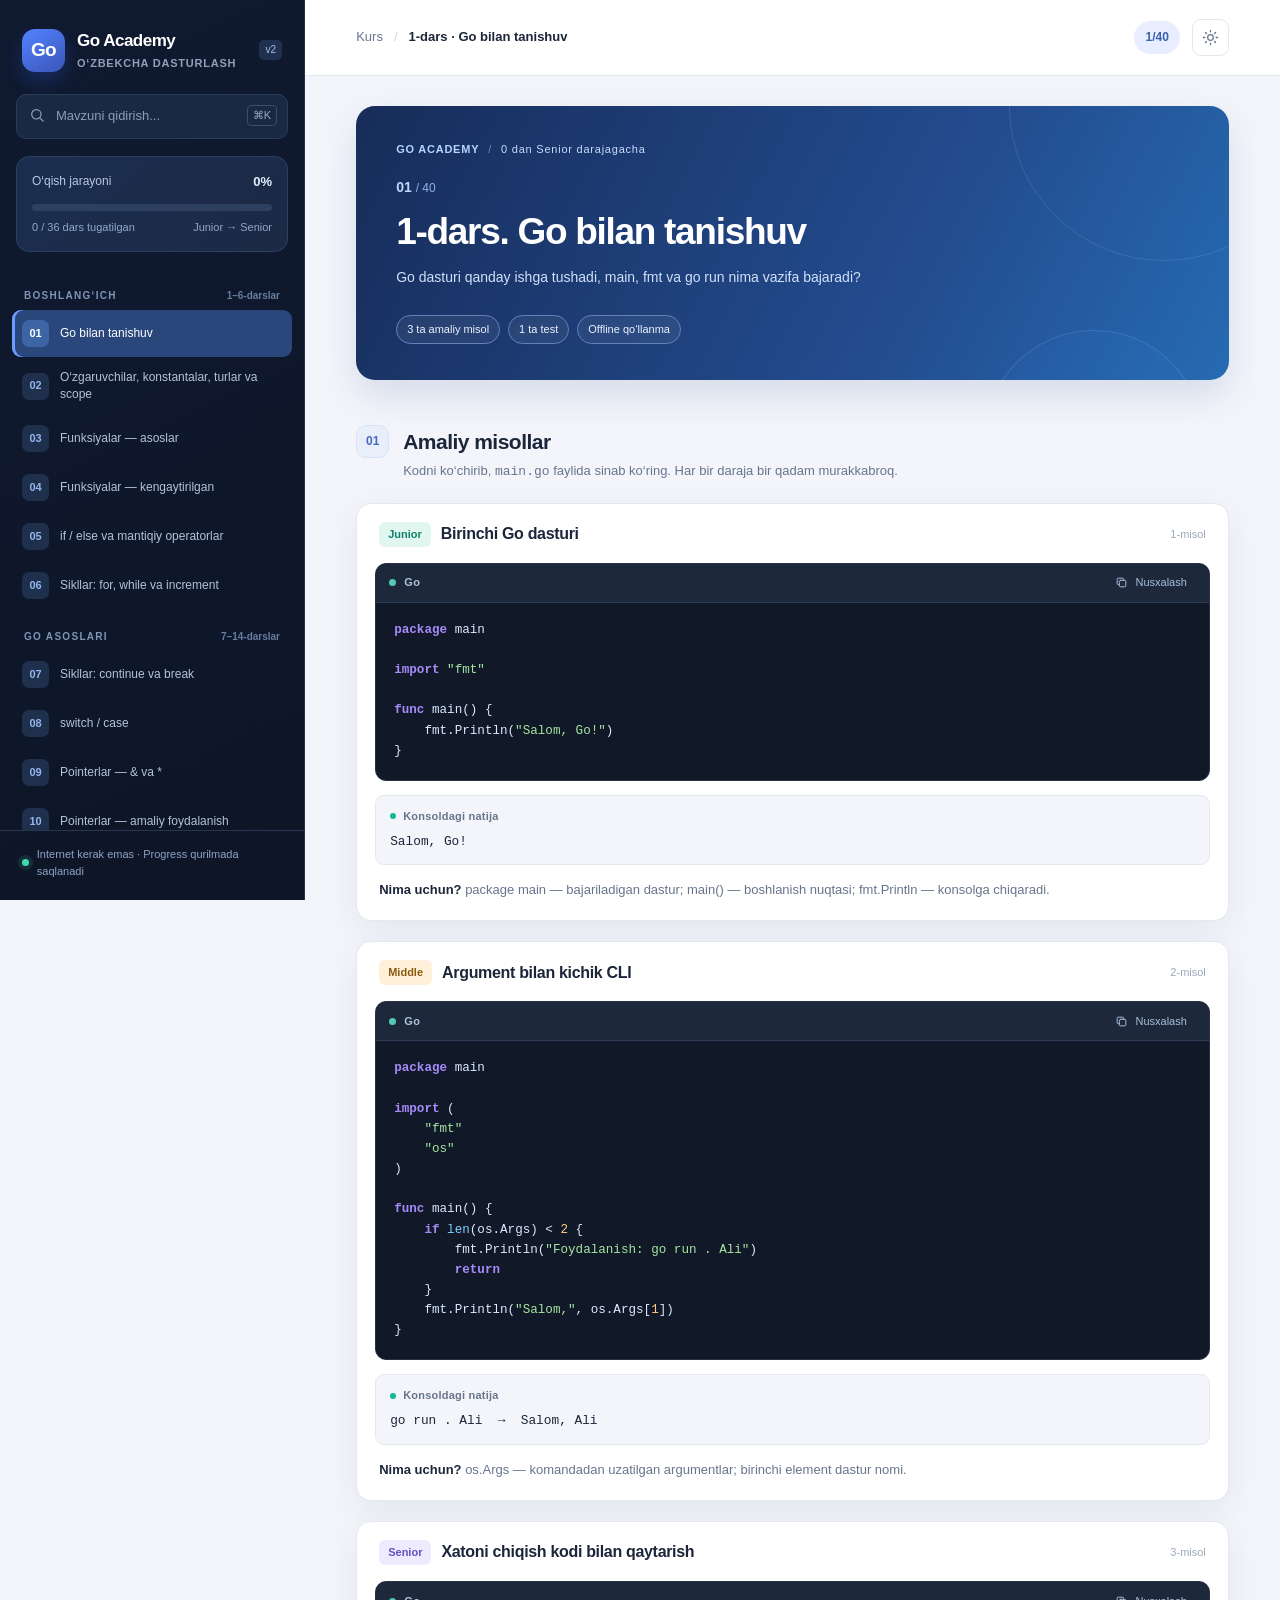
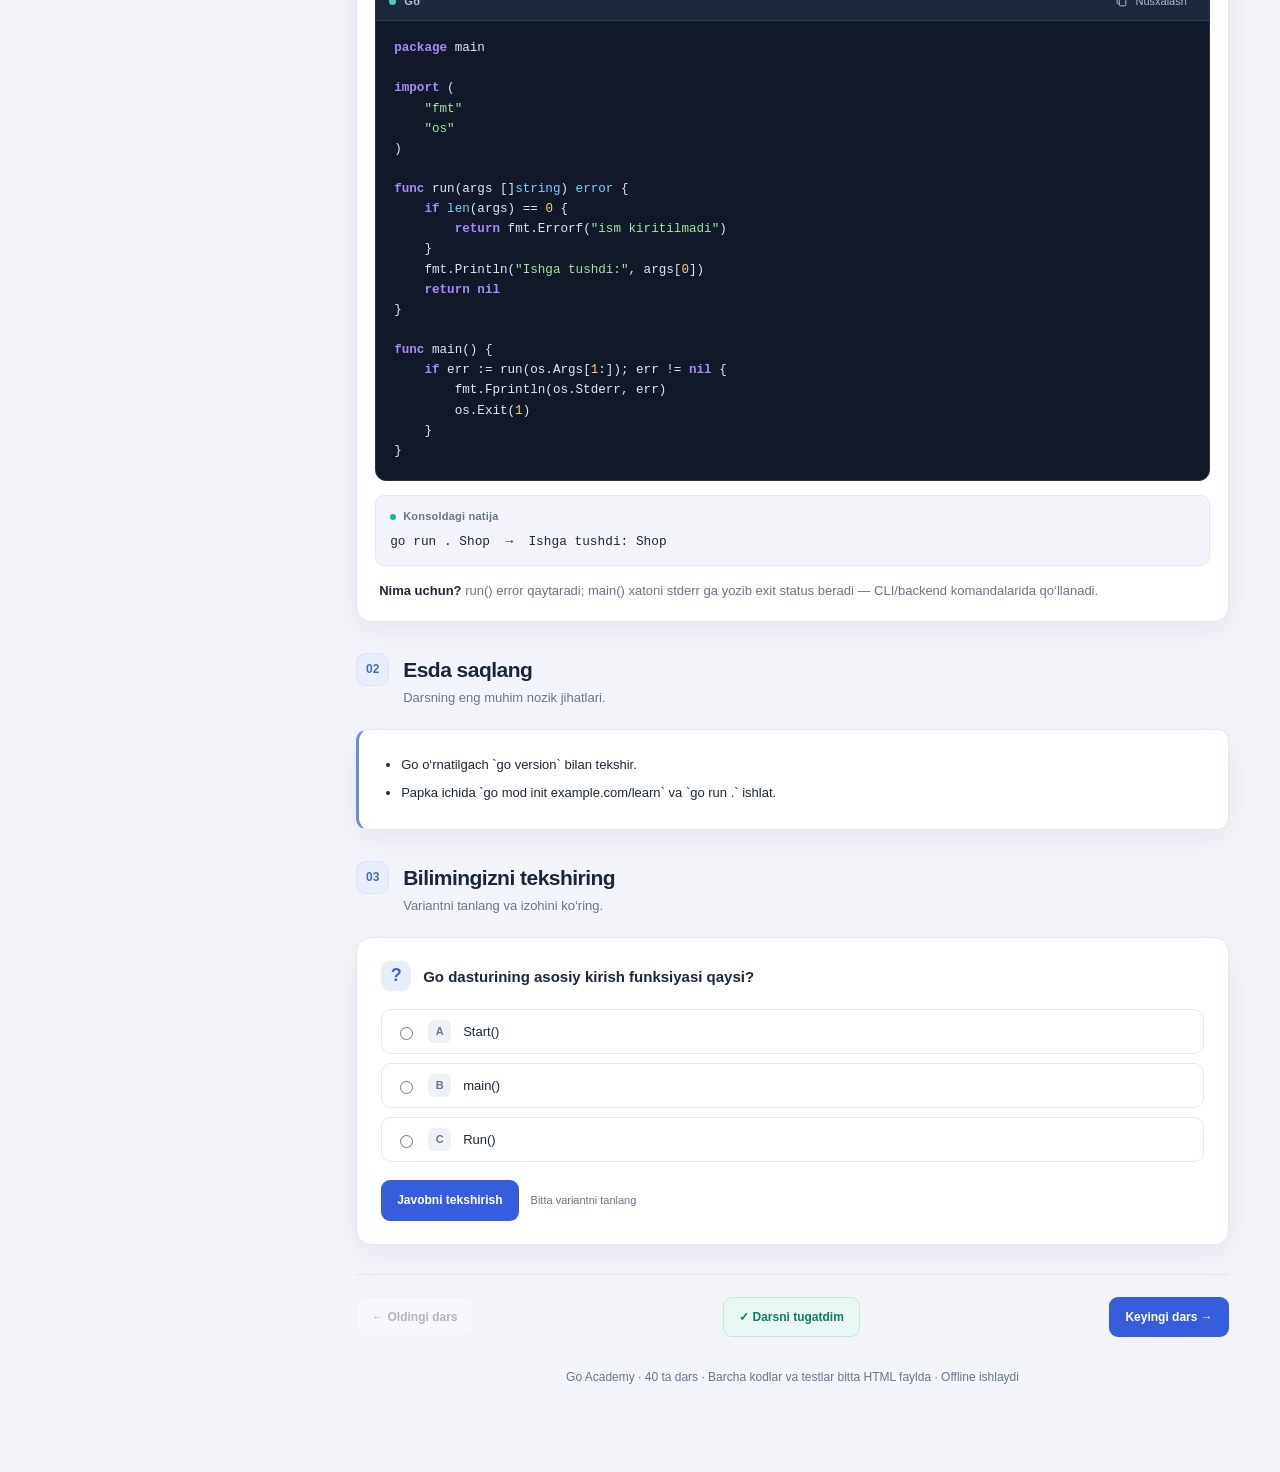
<file: new/1-go_1_40.html>
<!DOCTYPE html>
<html lang="uz">
<head>
  <meta charset="UTF-8"/>
  <meta name="viewport" content="width=device-width, initial-scale=1"/>
  <meta name="description" content="Go dasturlash tilini 1-darsdan 40-darsgacha o‘zbek tilida o‘rganing: Junior, Middle, Senior, kodlar, testlar va amaliy backend misollar."/>
  <meta name="color-scheme" content="light dark"/>
  <title>Go 1–40 — O‘zbekcha interaktiv darslik</title>
  <style>
:root{--surface:#f3f5fa;--paper:#ffffff;--ink:#1c263a;--muted:#67758c;--border:#e3e8f0;--accent:#365ddc;--accent-soft:#e8edff;--secondary:#0c9b83;--code:#111827;--shadow:0 10px 32px rgba(34,56,93,.075)}
*{box-sizing:border-box}html{scroll-behavior:smooth}body{margin:0;background:var(--surface);color:var(--ink);font-family:Inter,-apple-system,BlinkMacSystemFont,'Segoe UI',Arial,sans-serif;line-height:1.55;-webkit-font-smoothing:antialiased}button,input{font:inherit}button{cursor:pointer}a{color:inherit;text-decoration:none}svg{fill:none;stroke:currentColor;stroke-width:1.8;stroke-linecap:round;stroke-linejoin:round}button:focus-visible,a:focus-visible,input:focus-visible{outline:3px solid #8cafff;outline-offset:3px}[hidden]{display:none!important}
.shell{display:grid;grid-template-columns:305px minmax(0,1fr);min-height:100vh}.sidebar{height:100vh;position:sticky;top:0;display:flex;flex-direction:column;background:linear-gradient(155deg,#101a30,#0d1526);color:#dce5f8;border-right:1px solid #243249;z-index:50;overflow:hidden}.brand{display:flex;align-items:center;gap:12px;padding:28px 22px 22px}.brand-icon{display:grid;place-items:center;flex:none;width:43px;height:43px;border-radius:13px;background:linear-gradient(145deg,#5383ff,#3b55b8);box-shadow:0 9px 18px rgba(40,97,233,.26);color:white;font-weight:850;font-size:19px;letter-spacing:-.04em}.brand-copy strong{display:block;font-size:17px;letter-spacing:-.03em;color:#fff}.brand-copy small{display:block;color:#90a0bb;font-size:11px;letter-spacing:.07em;font-weight:650;margin-top:1px}.brand-version{margin-left:auto;font-size:10px;background:#20314f;color:#a5bbea;border-radius:5px;padding:2px 6px}
.sidebar-search{padding:0 16px 17px;position:relative}.sidebar-search svg{position:absolute;left:29px;top:13px;width:16px;height:16px;color:#8da0bd}.sidebar-search input{width:100%;background:#1a2942;border:1px solid #293d5d;border-radius:10px;color:#ecf3ff;padding:11px 54px 11px 39px;font-size:13px;outline:none}.sidebar-search input::placeholder{color:#8d9eba}.keyhint{position:absolute;right:27px;top:11px;color:#97aac6;font-size:11px;border:1px solid #3c4e68;border-radius:4px;padding:1px 5px}.progress-card{margin:0 16px 14px;padding:15px;background:linear-gradient(140deg,#1b2e50,#1b2944);border:1px solid #2b4163;border-radius:13px}.progress-head{display:flex;justify-content:space-between;align-items:center;color:#b9c9e4;font-size:12px}.progress-head strong{font-size:13px;color:#e7efff}.progress-track{height:7px;background:#2d405f;border-radius:99px;overflow:hidden;margin:12px 0 8px}.progress-bar{height:100%;width:0;background:linear-gradient(90deg,#6ba2ff,#5bdbc7);transition:width .2s}.progress-foot{display:flex;justify-content:space-between;font-size:11px;color:#91a8c8}.nav-scroll{flex:1;overflow:auto;padding:2px 12px 32px;scrollbar-color:#354965 transparent;scrollbar-width:thin}.group-label{display:flex;justify-content:space-between;align-items:center;margin:20px 12px 7px;font-weight:800;font-size:10px;letter-spacing:.13em;color:#7f95b7}.group-range{font-weight:600;letter-spacing:0;color:#657d9f}.lesson-link{display:flex;align-items:center;gap:11px;margin:2px 0;padding:10px 10px;border-radius:9px;color:#b4c2d8;transition:background .15s,color .15s;min-height:42px}.lesson-link:hover{background:#1c2b47;color:white}.lesson-link.active{color:#fff;background:#29477b;box-shadow:inset 3px 0 #6e9bff}.nav-num{font-size:11px;font-weight:800;display:grid;place-items:center;min-width:27px;height:27px;border-radius:7px;background:#1f304d;color:#93b5ee}.lesson-link.active .nav-num{background:#3d65a4;color:white}.nav-name{flex:1;min-width:0;font-size:12px;font-weight:530;line-height:1.4}.nav-check{display:none;color:#65d8bb;font-weight:900}.lesson-link.done .nav-check{display:inline}.no-results{color:#94a6bf;font-size:13px;padding:18px;display:none}.sidebar-bottom{padding:15px 22px 20px;border-top:1px solid #263650;display:flex;gap:8px;align-items:center;color:#8fa3c5;font-size:11px}.offline-dot{width:7px;height:7px;background:#42d8ad;border-radius:50%;box-shadow:0 0 0 4px rgba(66,216,173,.12)}
.workspace{min-width:0}.topbar{height:76px;display:flex;align-items:center;justify-content:space-between;gap:14px;padding:0 clamp(20px,4vw,56px);border-bottom:1px solid var(--border);background:var(--paper);position:sticky;top:0;z-index:20}.crumb{display:flex;align-items:center;gap:11px;font-size:13px;color:var(--muted);min-width:0}.crumb strong{color:var(--ink);font-weight:700;white-space:nowrap;overflow:hidden;text-overflow:ellipsis}.crumb .slash{color:#cbd5e1}.top-actions{display:flex;align-items:center;gap:12px;flex:none}.counter-tag{font-size:12px;font-weight:750;color:#3c60af;background:var(--accent-soft);padding:7px 11px;border-radius:30px}.theme-toggle,.menu-toggle{display:grid;place-items:center;background:transparent;border:1px solid var(--border);color:var(--muted);border-radius:9px;width:37px;height:37px}.theme-toggle svg,.menu-toggle svg{width:17px;height:17px}.menu-toggle{display:none}.content{max-width:1160px;margin:0 auto;padding:30px clamp(20px,4vw,56px) 60px}.lesson-panel{animation:fadeIn .18s ease}.lesson-hero{background:linear-gradient(118deg,#172c59,#234c8f 64%,#266bb2);border-radius:19px;position:relative;overflow:hidden;color:white;box-shadow:0 16px 36px rgba(22,55,127,.13)}.hero-inner{padding:35px 40px 36px;position:relative;z-index:1}.hero-meta{display:flex;align-items:center;gap:9px;color:#c7d9fc;font-size:11px;letter-spacing:.07em}.hero-kicker{font-weight:900;color:#b3d6ff}.hero-sep{opacity:.5}.hero-count{font-size:14px;font-weight:800;color:#bed7fc;margin-top:19px}.hero-count small{font-weight:500;color:#8eb1e3;font-size:12px}.lesson-hero h1{font-weight:800;font-size:clamp(25px,3.7vw,37px);line-height:1.23;letter-spacing:-.035em;max-width:760px;margin:10px 0 12px}.lesson-hero p{font-size:14px;line-height:1.7;max-width:710px;color:#d2e1fa;margin:0}.hero-pills{margin-top:25px;display:flex;gap:8px;flex-wrap:wrap}.hero-pills span{border:1px solid #6481ba;background:rgba(255,255,255,.06);border-radius:99px;padding:5px 10px;font-size:11px;color:#ecf2ff}.hero-orbit{position:absolute;border:1px solid rgba(183,212,255,.14);border-radius:50%;pointer-events:none}.orbit-one{width:310px;height:310px;right:-90px;top:-155px}.orbit-two{width:220px;height:220px;right:25px;bottom:-170px;background:rgba(75,151,255,.06)}.lesson-content{padding-top:26px}.section-heading{display:flex;align-items:flex-start;gap:14px;margin:19px 0 21px}.section-step{flex:none;width:33px;height:33px;display:grid;place-items:center;border:1px solid #d9e2f7;border-radius:10px;background:#e9eefb;color:#466abf;font-size:12px;font-weight:850}.section-heading h2{font-size:21px;letter-spacing:-.025em;margin:1px 0 2px}.section-heading p{font-size:13px;margin:0;color:var(--muted)}.examples{display:flex;flex-direction:column;gap:20px}.example-card{background:var(--paper);border:1px solid var(--border);border-radius:15px;overflow:hidden;box-shadow:var(--shadow)}.example-top{display:flex;justify-content:space-between;align-items:center;gap:10px;padding:18px 22px 16px}.example-title{display:flex;align-items:center;gap:10px;min-width:0;flex-wrap:wrap}.example-title h3{margin:0;font-size:16px;letter-spacing:-.02em}.example-index{color:#9aa8bb;font-size:11px;white-space:nowrap}.level{display:inline-block;font-weight:750;font-size:11px;padding:4px 9px;border-radius:6px}.level-junior{color:#0d816b;background:#e2f6f0}.level-middle{color:#8b5a10;background:#fff1d9}.level-senior{color:#5f51bd;background:#eeebff}.code-shell{background:var(--code);color:#dbeafe;margin:0 18px;border-radius:11px;overflow:hidden;border:1px solid #273247}.code-top{background:#1d293b;display:flex;justify-content:space-between;align-items:center;height:39px;padding:0 13px;border-bottom:1px solid #2c3c54}.code-language{display:flex;gap:8px;align-items:center;color:#afc2dc;font-size:11px;font-weight:800;letter-spacing:.04em}.code-dot{width:7px;height:7px;border-radius:50%;background:#55c8ba}.copy-button{display:flex;align-items:center;gap:7px;background:transparent;border:1px solid transparent;border-radius:6px;color:#a8bfdc;font-size:11px;padding:5px 8px}.copy-button:hover{border-color:#40536d;color:#fff}.copy-button svg{width:13px;height:13px}.code-shell pre{margin:0;padding:17px 18px 19px;overflow-x:auto;font-size:12.6px;line-height:1.6;tab-size:4;scrollbar-color:#49607c #151f2e}.code-shell code,.output-area pre,code{font-family:'Cascadia Code','Consolas','SFMono-Regular',monospace}.go-code .tok-key{color:#a78bfa;font-weight:600}.go-code .tok-str{color:#a5e6a2}.go-code .tok-com{color:#7891ab}.go-code .tok-num{color:#ffcd82}.go-code .tok-type{color:#7fcfff}.output-area{margin:14px 18px 0;background:var(--surface);border:1px solid var(--border);border-radius:9px;padding:12px 14px}.output-label{display:flex;align-items:center;gap:7px;color:var(--muted);font-size:11px;font-weight:760;letter-spacing:.02em;margin-bottom:7px}.output-indicator{width:6px;height:6px;border-radius:50%;background:#14b895}.output-area pre{margin:0;white-space:pre-wrap;overflow-wrap:anywhere;color:var(--ink);font-size:12.8px;line-height:1.6}.explain{margin:14px 22px 19px;font-size:13px;color:var(--muted);line-height:1.7}.explain strong{color:var(--ink)}.after-heading{margin-top:31px}.tip-list{background:var(--paper);border:1px solid var(--border);border-left:3px solid #6e8ad9;border-radius:12px;padding:18px 22px;box-shadow:var(--shadow)}.tip-list ul{margin:0;padding-left:20px}.tip-list li{font-size:13px;line-height:1.7;margin:6px 0;color:var(--ink)}.tip-list code{background:var(--accent-soft);padding:2px 4px;border-radius:4px}.quiz-card{padding:23px 24px;background:var(--paper);border:1px solid var(--border);border-radius:15px;box-shadow:var(--shadow)}.quiz-title{display:flex;gap:12px;align-items:flex-start;margin-bottom:18px}.quiz-mark{height:30px;width:30px;display:grid;place-items:center;border-radius:9px;background:#e8eefc;color:#3f64c1;font-size:18px;font-weight:850;flex:none}.quiz-title h3{font-size:15px;margin:4px 0 0;line-height:1.6}.answers{display:flex;flex-direction:column;gap:9px}.answer-option{display:flex;gap:12px;align-items:center;min-height:45px;padding:10px 13px;border:1px solid var(--border);border-radius:10px;font-size:13px;cursor:pointer;transition:.15s}.answer-option:hover{border-color:#aebfe6;background:var(--surface)}.answer-option:has(input:checked){background:#eff3ff;border-color:#7399f0}.answer-option input{accent-color:#4e6dd4;flex:none}.answer-letter{width:23px;height:23px;border-radius:6px;display:grid;place-items:center;background:#eef1f6;color:#64748b;font-weight:850;font-size:11px;flex:none}.quiz-actions{display:flex;align-items:center;gap:12px;margin-top:18px}.quiz-hint{font-size:11px;color:var(--muted)}.primary-btn,.secondary-btn,.complete-btn{border-radius:9px;font-weight:720;font-size:12px;min-height:39px;padding:10px 15px;border:1px solid transparent}.primary-btn{background:#365ddc;color:white}.primary-btn:hover{background:#244abb}.secondary-btn{background:var(--paper);border-color:var(--border);color:var(--ink)}.secondary-btn:hover{background:var(--surface)}.complete-btn{background:#e9f8f2;color:#0a8064;border-color:#bfebd9}.complete-btn[aria-pressed=true]{background:#c4eee0;color:#086d54}.primary-btn:disabled,.secondary-btn:disabled{opacity:.3;cursor:not-allowed}.quiz-feedback{border-radius:10px;margin-top:17px;padding:13px 15px;background:#f0f8f5;border:1px solid #cce9dc}.quiz-feedback.wrong{background:#fff8ed;border-color:#f3dfbe}.feedback-heading{font-size:13px;font-weight:850;color:#11795f}.quiz-feedback.wrong .feedback-heading{color:#9f6b21}.quiz-feedback p{margin:4px 0 0;font-size:12px;line-height:1.7;color:var(--muted)}.lesson-footer{display:flex;gap:10px;align-items:center;justify-content:space-between;flex-wrap:wrap;margin-top:29px;padding:22px 0 5px;border-top:1px solid var(--border)}.toast{position:fixed;bottom:25px;right:26px;z-index:110;background:#152341;color:white;border-radius:10px;padding:10px 16px;box-shadow:0 12px 30px #0003;font-size:13px;opacity:0;transform:translateY(12px);pointer-events:none;transition:.2s}.toast.show{opacity:1;transform:translateY(0)}.mobile-scrim{display:none}
body[data-theme='dark']{--surface:#101725;--paper:#182338;--ink:#e4eaf6;--muted:#a3afc7;--border:#2c3a53;--accent-soft:#263765;--shadow:0 10px 28px rgba(0,0,0,.13)}body[data-theme='dark'] .section-step{background:#273656;border-color:#3b4b6c;color:#a3bafa}body[data-theme='dark'] .answer-option:has(input:checked){background:#263a67;border-color:#637cc2}body[data-theme='dark'] .answer-letter{background:#2a3952;color:#d2dbef}body[data-theme='dark'] .level-junior{background:#1c4c43;color:#98f0ce}body[data-theme='dark'] .level-middle{background:#544021;color:#ffe09d}body[data-theme='dark'] .level-senior{background:#3b3465;color:#d6ceff}body[data-theme='dark'] .quiz-feedback{background:#20413b;border-color:#396d60}body[data-theme='dark'] .quiz-feedback.wrong{background:#4b3825;border-color:#73552c}body[data-theme='dark'] .quiz-feedback .feedback-heading{color:#98f0d3}body[data-theme='dark'] .quiz-feedback.wrong .feedback-heading{color:#f3c16c}body[data-theme='dark'] .complete-btn{background:#1c5043;border-color:#326b58;color:#b2ffda}body[data-theme='dark'] .complete-btn[aria-pressed=true]{background:#246a57}body[data-theme='dark'] .counter-tag{color:#c8d6ff}
@keyframes fadeIn{from{opacity:.65;transform:translateY(4px)}to{opacity:1;transform:translateY(0)}}
@media(max-width:1020px){.shell{grid-template-columns:260px minmax(0,1fr)}.sidebar .brand{padding-left:18px;padding-right:15px}.nav-name{font-size:11.5px}.content{padding-left:25px;padding-right:25px}.topbar{padding-left:25px;padding-right:25px}}
@media(max-width:790px){.shell{display:block}.sidebar{position:fixed;top:0;left:0;width:min(320px,87vw);transform:translateX(-103%);transition:transform .2s;box-shadow:0 10px 38px #0005;z-index:80}.sidebar.open{transform:translateX(0)}.mobile-scrim.open{display:block;position:fixed;inset:0;background:#0b1220a6;z-index:70}.menu-toggle{display:grid}.topbar{height:66px}.content{padding:20px 16px 60px}.hero-inner{padding:27px 24px}.lesson-hero h1{font-size:27px}.counter-tag{display:none}.example-top{padding:15px}.code-shell{margin:0 12px}.output-area{margin-left:12px;margin-right:12px}.explain{margin-left:16px;margin-right:16px}.quiz-card{padding:18px}.lesson-footer .primary-btn,.lesson-footer .secondary-btn{flex:1}.lesson-footer .complete-btn{order:3;width:100%}.toast{right:14px;bottom:14px}}
@media(max-width:440px){.topbar{padding:0 15px}.crumb{gap:6px;font-size:12px}.top-actions{gap:6px}.lesson-hero h1{font-size:24px}.hero-pills span{font-size:10px}.example-title h3{font-size:14px}.example-index{display:none}.code-shell pre{font-size:11.5px;padding:13px 12px}.section-heading h2{font-size:19px}.quiz-actions{flex-direction:column;align-items:stretch}.quiz-hint{text-align:center}}
@media print{.sidebar,.topbar,.lesson-footer,.quiz-actions{display:none!important}.shell{display:block}.content{max-width:none}.lesson-panel{display:block!important;break-after:page}.code-shell{print-color-adjust:exact;-webkit-print-color-adjust:exact}.lesson-hero{print-color-adjust:exact;-webkit-print-color-adjust:exact}}
</style>
</head>
<body data-theme="light">
<div class="shell">
  <aside class="sidebar" id="sidebar" aria-label="Darslar navigatsiyasi">
    <div class="brand"><div class="brand-icon">Go</div><div class="brand-copy"><strong>Go Academy</strong><small>O‘ZBEKCHA DASTURLASH</small></div><span class="brand-version">v2</span></div>
    <div class="sidebar-search"><svg viewBox="0 0 24 24" aria-hidden="true"><circle cx="11" cy="11" r="7"/><path d="m16 16 5 5"/></svg><input type="search" id="search" placeholder="Mavzuni qidirish..." aria-label="Darsni qidirish"/><span class="keyhint">⌘K</span></div>
    <div class="progress-card"><div class="progress-head"><span>O‘qish jarayoni</span><strong id="done-percent">0%</strong></div><div class="progress-track"><div class="progress-bar" id="progress-bar"></div></div><div class="progress-foot"><span><span id="done-count">0</span> / 36 dars tugatilgan</span><span>Junior → Senior</span></div></div>
    <nav class="nav-scroll" id="lesson-nav"><div class="nav-section"><div class="group-label"><span>BOSHLANG‘ICH</span><span class="group-range">1–6-darslar</span></div><a class="lesson-link active" href="#dars-1" data-nav="1" data-query="go bilan tanishuv go dasturi qanday ishga tushadi, main, fmt va go run nima vazifa bajaradi?"><span class="nav-num">01</span><span class="nav-name">Go bilan tanishuv</span><span class="nav-check">✓</span></a><a class="lesson-link " href="#dars-2" data-nav="2" data-query="o‘zgaruvchilar, konstantalar, turlar va scope var, :=, const, maxsus type, ko‘rinish sohasi va type conversion."><span class="nav-num">02</span><span class="nav-name">O‘zgaruvchilar, konstantalar, turlar va scope</span><span class="nav-check">✓</span></a><a class="lesson-link " href="#dars-3" data-nav="3" data-query="funksiyalar — asoslar parametr, return, bir nechta natija, error qaytarishni amalda ko‘ramiz."><span class="nav-num">03</span><span class="nav-name">Funksiyalar — asoslar</span><span class="nav-check">✓</span></a><a class="lesson-link " href="#dars-4" data-nav="4" data-query="funksiyalar — kengaytirilgan variadic, closure, higher-order function, defer va callback."><span class="nav-num">04</span><span class="nav-name">Funksiyalar — kengaytirilgan</span><span class="nav-check">✓</span></a><a class="lesson-link " href="#dars-5" data-nav="5" data-query="if / else va mantiqiy operatorlar shart, &amp;&amp;, ||, !, short declaration, validatsiya."><span class="nav-num">05</span><span class="nav-name">if / else va mantiqiy operatorlar</span><span class="nav-check">✓</span></a><a class="lesson-link " href="#dars-6" data-nav="6" data-query="sikllar: for, while va increment go’da for yagona sikl operatori. break, ++ va -- bilan tanishamiz."><span class="nav-num">06</span><span class="nav-name">Sikllar: for, while va increment</span><span class="nav-check">✓</span></a></div><div class="nav-section"><div class="group-label"><span>GO ASOSLARI</span><span class="group-range">7–14-darslar</span></div><a class="lesson-link " href="#dars-7" data-nav="7" data-query="sikllar: continue va break continue iteratsiyani tashlaydi; break siklni butunlay tugatadi."><span class="nav-num">07</span><span class="nav-name">Sikllar: continue va break</span><span class="nav-check">✓</span></a><a class="lesson-link " href="#dars-8" data-nav="8" data-query="switch / case ko‘p shartni o‘qishga qulay shaklda tekshirish."><span class="nav-num">08</span><span class="nav-name">switch / case</span><span class="nav-check">✓</span></a><a class="lesson-link " href="#dars-9" data-nav="9" data-query="pointerlar — &amp; va * pointer o‘zgaruvchining xotira manzilini saqlaydi."><span class="nav-num">09</span><span class="nav-name">Pointerlar — &amp; va *</span><span class="nav-check">✓</span></a><a class="lesson-link " href="#dars-10" data-nav="10" data-query="pointerlar — amaliy foydalanish type, struct, method, mutex va atomic.pointer bilan real ishlash."><span class="nav-num">10</span><span class="nav-name">Pointerlar — amaliy foydalanish</span><span class="nav-check">✓</span></a><a class="lesson-link " href="#dars-11" data-nav="11" data-query="maxsus turlar va structlar custom type, struct nusxasi, json va concurrent statistika."><span class="nav-num">11</span><span class="nav-name">Maxsus turlar va structlar</span><span class="nav-check">✓</span></a><a class="lesson-link " href="#dars-12" data-nav="12" data-query="metodlar — value va pointer receiver method — turga biriktirilgan funksiya; value receiver va pointer receiver farqi."><span class="nav-num">12</span><span class="nav-name">Metodlar — value va pointer receiver</span><span class="nav-check">✓</span></a><a class="lesson-link " href="#dars-13" data-nav="13" data-query="interfeyslar — interface interface — kerakli methodlar shartnomasi. repository pattern va dependency injection."><span class="nav-num">13</span><span class="nav-name">Interfeyslar — interface</span><span class="nav-check">✓</span></a><a class="lesson-link " href="#dars-14" data-nav="14" data-query="struct embedding composition, promoted method, shadowing va umumiy metrikaning boshqaruvi."><span class="nav-num">14</span><span class="nav-name">Struct embedding</span><span class="nav-check">✓</span></a></div><div class="nav-section"><div class="group-label"><span>COLLECTIONS</span><span class="group-range">15–18-darslar</span></div><a class="lesson-link " href="#dars-15" data-nav="15" data-query="massivlar va slicelar — 1-qism array, slice, len, cap, append va umumiy backing array."><span class="nav-num">15</span><span class="nav-name">Massivlar va slicelar — 1-qism</span><span class="nav-check">✓</span></a><a class="lesson-link " href="#dars-16" data-nav="16" data-query="slicelar — 2-qism shallow/deep copy, copy, clone va memory retention."><span class="nav-num">16</span><span class="nav-name">Slicelar — 2-qism</span><span class="nav-check">✓</span></a><a class="lesson-link " href="#dars-17" data-nav="17" data-query="slicelar — 3-qism range, delete, insert, sorting, filtering va worker pool bilan batch."><span class="nav-num">17</span><span class="nav-name">Slicelar — 3-qism</span><span class="nav-check">✓</span></a><a class="lesson-link " href="#dars-18" data-nav="18" data-query="maplar key-value, comma-ok, map[string]struct{}, rwmutex va sync.map."><span class="nav-num">18</span><span class="nav-name">Maplar</span><span class="nav-check">✓</span></a></div><div class="nav-section"><div class="group-label"><span>CONCURRENCY</span><span class="group-range">19–25-darslar</span></div><a class="lesson-link " href="#dars-19" data-nav="19" data-query="goroutine, defer, panic va recover concurrent ishni boshlash, lifo defer, panic recovery chegaralari."><span class="nav-num">19</span><span class="nav-name">Goroutine, defer, panic va recover</span><span class="nav-check">✓</span></a><a class="lesson-link " href="#dars-20" data-nav="20" data-query="waitgroup, data race, mutex va rwmutex 1000 concurrent ish, xavfsiz counter, inventory va deadlock."><span class="nav-num">20</span><span class="nav-name">WaitGroup, data race, Mutex va RWMutex</span><span class="nav-check">✓</span></a><a class="lesson-link " href="#dars-21" data-nav="21" data-query="kanallar va deadlock unbuffered/buffered channel, close/range va 4 worker orqali 100 order."><span class="nav-num">21</span><span class="nav-name">Kanallar va deadlock</span><span class="nav-check">✓</span></a><a class="lesson-link " href="#dars-22" data-nav="22" data-query="select va graceful shutdown bir nechta channel, context timeout, http serverni tartibli to‘xtatish."><span class="nav-num">22</span><span class="nav-name">select va graceful shutdown</span><span class="nav-check">✓</span></a><a class="lesson-link " href="#dars-23" data-nav="23" data-query="context — cancellation va deadline withcancel, withtimeout, withdeadline, withvalue va handler→service→repo."><span class="nav-num">23</span><span class="nav-name">Context — cancellation va deadline</span><span class="nav-check">✓</span></a><a class="lesson-link " href="#dars-24" data-nav="24" data-query="errgroup va parallel vazifalar parallel api chaqiruvi, birinchi xato, withcontext va setlimit."><span class="nav-num">24</span><span class="nav-name">errgroup va parallel vazifalar</span><span class="nav-check">✓</span></a><a class="lesson-link " href="#dars-25" data-nav="25" data-query="atomic — lock-free operatsiyalar atomic.int64, compareandswap, atomic.bool va request limit."><span class="nav-num">25</span><span class="nav-name">Atomic — lock-free operatsiyalar</span><span class="nav-check">✓</span></a></div><div class="nav-section"><div class="group-label"><span>ADVANCED</span><span class="group-range">26–29-darslar</span></div><a class="lesson-link " href="#dars-26" data-nav="26" data-query="generics type parameters, any, comparable, generic repo va concurrent cache."><span class="nav-num">26</span><span class="nav-name">Generics</span><span class="nav-check">✓</span></a><a class="lesson-link " href="#dars-27" data-nav="27" data-query="paketlar — packages package, exported/unexported, internal, handler → service → repo."><span class="nav-num">27</span><span class="nav-name">Paketlar — packages</span><span class="nav-check">✓</span></a><a class="lesson-link " href="#dars-28" data-nav="28" data-query="modullar — modules go.mod, go.sum, local replace, versiyalar va dependency security."><span class="nav-num">28</span><span class="nav-name">Modullar — modules</span><span class="nav-check">✓</span></a><a class="lesson-link " href="#dars-29" data-nav="29" data-query="fayllar va io — 1-qism os.writefile, os.readfile, openfile, append, streaming va upload xavfsizligi."><span class="nav-num">29</span><span class="nav-name">Fayllar va IO — 1-qism</span><span class="nav-check">✓</span></a></div><div class="nav-section"><div class="group-label"><span>FILES · BACKEND · TESTING</span><span class="group-range">30–36-darslar</span></div><a class="lesson-link" href="#dars-30" data-nav="30" data-query="fayllar va io — 2-qism bufio.scanner, bufio.writer, csv streaming va 4 ta worker orqali import."><span class="nav-num">30</span><span class="nav-name">Fayllar va IO — 2-qism</span><span class="nav-check">✓</span></a><a class="lesson-link" href="#dars-31" data-nav="31" data-query="go backend roadmap junior → middle → senior: crud, repository interface, retry va production arxitekturasi."><span class="nav-num">31</span><span class="nav-name">Go Backend Roadmap</span><span class="nav-check">✓</span></a><a class="lesson-link" href="#dars-32" data-nav="32" data-query="fayllar va io — 3-qism io.copy, io.reader/io.writer, io.pipe, http streaming va backpressure."><span class="nav-num">32</span><span class="nav-name">Fayllar va IO — 3-qism</span><span class="nav-check">✓</span></a><a class="lesson-link" href="#dars-33" data-nav="33" data-query="go json — to‘liq qo‘llanma json.marshal, json.unmarshal, omitempty, validation va xavfsiz http decoder."><span class="nav-num">33</span><span class="nav-name">Go JSON — to‘liq qo‘llanma</span><span class="nav-check">✓</span></a><a class="lesson-link" href="#dars-34" data-nav="34" data-query="error handling — 1-qism errors.new, errors.is, errors.as, %w, custom error va http status mapping."><span class="nav-num">34</span><span class="nav-name">Error Handling — 1-qism</span><span class="nav-check">✓</span></a><a class="lesson-link" href="#dars-35" data-nav="35" data-query="error handling — 2-qism errors.join, postgresql sqlstate, retryable xatolar va transaction rollback."><span class="nav-num">35</span><span class="nav-name">Error Handling — 2-qism</span><span class="nav-check">✓</span></a><a class="lesson-link" href="#dars-36" data-nav="36" data-query="go testing — unit, mock va benchmark table-driven test, mock repository, httptest, -race va benchmark bilan backendni sinash."><span class="nav-num">36</span><span class="nav-name">Go Testing — Unit, Mock va Benchmark</span><span class="nav-check">✓</span></a></div><div class="nav-section"><div class="group-label"><span>YAKUNIY BOSQICH</span><span class="group-range">37–40-darslar</span></div><a class="lesson-link" href="#dars-37" data-nav="37" data-query="testing — mock repository va httptest table-driven tests, mock repository, service izolyatsiyasi va http handler testlari."><span class="nav-num">37</span><span class="nav-name">Testing — Mock Repository va httptest</span><span class="nav-check">✓</span></a><a class="lesson-link" href="#dars-38" data-nav="38" data-query="postgresql integration testing va testcontainers haqiqiy db bilan test, testcontainers orqali docker postgres va transaction rollback."><span class="nav-num">38</span><span class="nav-name">PostgreSQL Integration Testing va Testcontainers</span><span class="nav-check">✓</span></a><a class="lesson-link" href="#dars-39" data-nav="39" data-query="benchmark, pprof va ci/cd quality gates benchmark, cpu profiling, data race va ci/cd pipeline orqali go kodining sifatini tekshirish."><span class="nav-num">39</span><span class="nav-name">Benchmark, pprof va CI/CD Quality Gates</span><span class="nav-check">✓</span></a><a class="lesson-link" href="#dars-40" data-nav="40" data-query="yakuniy loyiha — order api va production asoslari go kursi finali: http, struct, interface, repository, context, mutex, idempotency va testlarni birlashtiramiz."><span class="nav-num">40</span><span class="nav-name">Yakuniy loyiha — Order API va Production asoslari</span><span class="nav-check">✓</span></a></div><div class="no-results" id="no-results">Bu mavzu bo‘yicha dars topilmadi.</div></nav>
    <div class="sidebar-bottom"><span class="offline-dot"></span> Internet kerak emas · Progress qurilmada saqlanadi</div>
  </aside>
  <div class="mobile-scrim" id="scrim"></div>
  <div class="workspace">
    <header class="topbar"><div class="crumb"><button id="open-menu" class="menu-toggle" aria-label="Darslar menyusini ochish"><svg viewBox="0 0 24 24"><path d="M4 6h16M4 12h16M4 18h16"/></svg></button><span class="crumb-root">Kurs</span><span class="slash">/</span><strong id="crumb-title">1-dars</strong></div><div class="top-actions"><span class="counter-tag" id="top-current">1/40</span><button class="theme-toggle" id="theme-toggle" aria-label="Tungi rejimni almashtirish" title="Yorug‘ / Tungi rejim"><svg viewBox="0 0 24 24"><circle cx="12" cy="12" r="4"/><path d="M12 2v2m0 16v2M4.9 4.9l1.4 1.4m11.4 11.4 1.4 1.4M2 12h2m16 0h2M4.9 19.1l1.4-1.4M17.7 6.3l1.4-1.4"/></svg></button></div></header>
    <main class="content" id="content"><article class="lesson-panel" data-lesson="1" id="dars-1" >
      <div class="lesson-hero"><div class="hero-orbit orbit-one"></div><div class="hero-orbit orbit-two"></div><div class="hero-inner"><div class="hero-meta"><span class="hero-kicker">GO ACADEMY</span><span class="hero-sep">/</span><span>0 dan Senior darajagacha</span></div><div class="hero-count">01 <small>/ 40</small></div><h1>1-dars. Go bilan tanishuv</h1><p>Go dasturi qanday ishga tushadi, main, fmt va go run nima vazifa bajaradi?</p><div class="hero-pills"><span>3 ta amaliy misol</span><span>1 ta test</span><span>Offline qo‘llanma</span></div></div></div>
      <div class="lesson-content"><div class="section-heading"><span class="section-step">01</span><div><h2>Amaliy misollar</h2><p>Kodni ko‘chirib, <code>main.go</code> faylida sinab ko‘ring. Har bir daraja bir qadam murakkabroq.</p></div></div>
      <div class="examples"><section class="example-card" id="ex-1-1" aria-label="Birinchi Go dasturi">
        <div class="example-top"><div class="example-title"><span class="level level-junior">Junior</span><h3>Birinchi Go dasturi</h3></div><span class="example-index">1-misol</span></div>
        <div class="code-shell"><div class="code-top"><span class="code-language"><span class="code-dot"></span> Go</span><button class="copy-button" type="button" data-copy="1-1" aria-label="Kodni nusxalash"><svg viewBox="0 0 24 24" aria-hidden="true"><rect x="8" y="8" width="12" height="12" rx="2"/><path d="M16 8V6a2 2 0 0 0-2-2H6a2 2 0 0 0-2 2v8a2 2 0 0 0 2 2h2"/></svg><span>Nusxalash</span></button></div><pre><code class="go-code" id="code-1-1">package main

import &quot;fmt&quot;

func main() {
    fmt.Println(&quot;Salom, Go!&quot;)
}</code></pre></div>
        <div class="output-area"><div class="output-label"><span class="output-indicator"></span> Konsoldagi natija</div><pre>Salom, Go!</pre></div>
        <p class="explain"><strong>Nima uchun?</strong> package main — bajariladigan dastur; main() — boshlanish nuqtasi; fmt.Println — konsolga chiqaradi.</p>
    </section><section class="example-card" id="ex-1-2" aria-label="Argument bilan kichik CLI">
        <div class="example-top"><div class="example-title"><span class="level level-middle">Middle</span><h3>Argument bilan kichik CLI</h3></div><span class="example-index">2-misol</span></div>
        <div class="code-shell"><div class="code-top"><span class="code-language"><span class="code-dot"></span> Go</span><button class="copy-button" type="button" data-copy="1-2" aria-label="Kodni nusxalash"><svg viewBox="0 0 24 24" aria-hidden="true"><rect x="8" y="8" width="12" height="12" rx="2"/><path d="M16 8V6a2 2 0 0 0-2-2H6a2 2 0 0 0-2 2v8a2 2 0 0 0 2 2h2"/></svg><span>Nusxalash</span></button></div><pre><code class="go-code" id="code-1-2">package main

import (
    &quot;fmt&quot;
    &quot;os&quot;
)

func main() {
    if len(os.Args) &lt; 2 {
        fmt.Println(&quot;Foydalanish: go run . Ali&quot;)
        return
    }
    fmt.Println(&quot;Salom,&quot;, os.Args[1])
}</code></pre></div>
        <div class="output-area"><div class="output-label"><span class="output-indicator"></span> Konsoldagi natija</div><pre>go run . Ali  →  Salom, Ali</pre></div>
        <p class="explain"><strong>Nima uchun?</strong> os.Args — komandadan uzatilgan argumentlar; birinchi element dastur nomi.</p>
    </section><section class="example-card" id="ex-1-3" aria-label="Xatoni chiqish kodi bilan qaytarish">
        <div class="example-top"><div class="example-title"><span class="level level-senior">Senior</span><h3>Xatoni chiqish kodi bilan qaytarish</h3></div><span class="example-index">3-misol</span></div>
        <div class="code-shell"><div class="code-top"><span class="code-language"><span class="code-dot"></span> Go</span><button class="copy-button" type="button" data-copy="1-3" aria-label="Kodni nusxalash"><svg viewBox="0 0 24 24" aria-hidden="true"><rect x="8" y="8" width="12" height="12" rx="2"/><path d="M16 8V6a2 2 0 0 0-2-2H6a2 2 0 0 0-2 2v8a2 2 0 0 0 2 2h2"/></svg><span>Nusxalash</span></button></div><pre><code class="go-code" id="code-1-3">package main

import (
    &quot;fmt&quot;
    &quot;os&quot;
)

func run(args []string) error {
    if len(args) == 0 {
        return fmt.Errorf(&quot;ism kiritilmadi&quot;)
    }
    fmt.Println(&quot;Ishga tushdi:&quot;, args[0])
    return nil
}

func main() {
    if err := run(os.Args[1:]); err != nil {
        fmt.Fprintln(os.Stderr, err)
        os.Exit(1)
    }
}</code></pre></div>
        <div class="output-area"><div class="output-label"><span class="output-indicator"></span> Konsoldagi natija</div><pre>go run . Shop  →  Ishga tushdi: Shop</pre></div>
        <p class="explain"><strong>Nima uchun?</strong> run() error qaytaradi; main() xatoni stderr ga yozib exit status beradi — CLI/backend komandalarida qo‘llanadi.</p>
    </section></div>
      <div class="section-heading after-heading"><span class="section-step">02</span><div><h2>Esda saqlang</h2><p>Darsning eng muhim nozik jihatlari.</p></div></div>
      <div class="tip-list"><ul><li>Go o‘rnatilgach `go version` bilan tekshir.</li><li>Papka ichida `go mod init example.com/learn` va `go run .` ishlat.</li></ul></div>
      <div class="section-heading after-heading"><span class="section-step">03</span><div><h2>Bilimingizni tekshiring</h2><p>Variantni tanlang va izohini ko‘ring.</p></div></div>
      <div class="quiz-card" data-quiz="1" data-correct="1"><div class="quiz-title"><span class="quiz-mark">?</span><h3>Go dasturining asosiy kirish funksiyasi qaysi?</h3></div><div class="answers"><label class="answer-option"><input type="radio" name="quiz-1" value="0"><span class="answer-letter">A</span><span>Start()</span></label><label class="answer-option"><input type="radio" name="quiz-1" value="1"><span class="answer-letter">B</span><span>main()</span></label><label class="answer-option"><input type="radio" name="quiz-1" value="2"><span class="answer-letter">C</span><span>Run()</span></label></div><div class="quiz-actions"><button type="button" class="primary-btn check-answer" data-check="1">Javobni tekshirish</button><span class="quiz-hint">Bitta variantni tanlang</span></div><div class="quiz-feedback" hidden aria-live="polite"><div class="feedback-heading"></div><p>Bajariladigan Go dasturida package main ichidagi main() ishga tushadi.</p></div></div>
      <div class="lesson-footer"><button class="secondary-btn prev-btn" data-prev="1" disabled>← Oldingi dars</button><button class="complete-btn" data-complete="1" aria-pressed="false">✓ Darsni tugatdim</button><button class="primary-btn next-btn" data-next="1" >Keyingi dars →</button></div>
      </div>
    </article><article class="lesson-panel" data-lesson="2" id="dars-2" hidden>
      <div class="lesson-hero"><div class="hero-orbit orbit-one"></div><div class="hero-orbit orbit-two"></div><div class="hero-inner"><div class="hero-meta"><span class="hero-kicker">GO ACADEMY</span><span class="hero-sep">/</span><span>0 dan Senior darajagacha</span></div><div class="hero-count">02 <small>/ 40</small></div><h1>2-dars. O‘zgaruvchilar, konstantalar, turlar va scope</h1><p>var, :=, const, maxsus type, ko‘rinish sohasi va type conversion.</p><div class="hero-pills"><span>3 ta amaliy misol</span><span>1 ta test</span><span>Offline qo‘llanma</span></div></div></div>
      <div class="lesson-content"><div class="section-heading"><span class="section-step">01</span><div><h2>Amaliy misollar</h2><p>Kodni ko‘chirib, <code>main.go</code> faylida sinab ko‘ring. Har bir daraja bir qadam murakkabroq.</p></div></div>
      <div class="examples"><section class="example-card" id="ex-2-1" aria-label="var, := va const">
        <div class="example-top"><div class="example-title"><span class="level level-junior">Junior</span><h3>var, := va const</h3></div><span class="example-index">1-misol</span></div>
        <div class="code-shell"><div class="code-top"><span class="code-language"><span class="code-dot"></span> Go</span><button class="copy-button" type="button" data-copy="2-1" aria-label="Kodni nusxalash"><svg viewBox="0 0 24 24" aria-hidden="true"><rect x="8" y="8" width="12" height="12" rx="2"/><path d="M16 8V6a2 2 0 0 0-2-2H6a2 2 0 0 0-2 2v8a2 2 0 0 0 2 2h2"/></svg><span>Nusxalash</span></button></div><pre><code class="go-code" id="code-2-1">package main

import &quot;fmt&quot;

func main() {
    var age int = 28
    name := &quot;Ali&quot;
    const Country = &quot;UZ&quot;
    fmt.Println(name, age, Country)
}</code></pre></div>
        <div class="output-area"><div class="output-label"><span class="output-indicator"></span> Konsoldagi natija</div><pre>Ali 28 UZ</pre></div>
        <p class="explain"><strong>Nima uchun?</strong> var tur bilan; := turini o‘zi aniqlaydi; const qiymati qayta tayinlanmaydi.</p>
    </section><section class="example-card" id="ex-2-2" aria-label="Scope va konvertatsiya">
        <div class="example-top"><div class="example-title"><span class="level level-middle">Middle</span><h3>Scope va konvertatsiya</h3></div><span class="example-index">2-misol</span></div>
        <div class="code-shell"><div class="code-top"><span class="code-language"><span class="code-dot"></span> Go</span><button class="copy-button" type="button" data-copy="2-2" aria-label="Kodni nusxalash"><svg viewBox="0 0 24 24" aria-hidden="true"><rect x="8" y="8" width="12" height="12" rx="2"/><path d="M16 8V6a2 2 0 0 0-2-2H6a2 2 0 0 0-2 2v8a2 2 0 0 0 2 2h2"/></svg><span>Nusxalash</span></button></div><pre><code class="go-code" id="code-2-2">package main

import &quot;fmt&quot;

func main() {
    age := 27
    if age &gt;= 18 {
        status := &quot;adult&quot;
        fmt.Println(status)
    }
    price := 12.8
    fmt.Println(int(price))
}</code></pre></div>
        <div class="output-area"><div class="output-label"><span class="output-indicator"></span> Konsoldagi natija</div><pre>adult
12</pre></div>
        <p class="explain"><strong>Nima uchun?</strong> status faqat if blokida; int(12.8) kasr qismini tashlaydi, yaxlitlamaydi.</p>
    </section><section class="example-card" id="ex-2-3" aria-label="Maxsus turlar orqali ID xatosining oldini olish">
        <div class="example-top"><div class="example-title"><span class="level level-senior">Senior</span><h3>Maxsus turlar orqali ID xatosining oldini olish</h3></div><span class="example-index">3-misol</span></div>
        <div class="code-shell"><div class="code-top"><span class="code-language"><span class="code-dot"></span> Go</span><button class="copy-button" type="button" data-copy="2-3" aria-label="Kodni nusxalash"><svg viewBox="0 0 24 24" aria-hidden="true"><rect x="8" y="8" width="12" height="12" rx="2"/><path d="M16 8V6a2 2 0 0 0-2-2H6a2 2 0 0 0-2 2v8a2 2 0 0 0 2 2h2"/></svg><span>Nusxalash</span></button></div><pre><code class="go-code" id="code-2-3">package main

import &quot;fmt&quot;

type UserID int64
type ProductID int64

func FindUser(id UserID) { fmt.Println(&quot;User:&quot;, id) }

func main() {
    var uid UserID = 15
    var pid ProductID = 20
    FindUser(uid)
    // FindUser(pid) // compile error
    FindUser(UserID(pid)) // aniq konvertatsiya
}</code></pre></div>
        <div class="output-area"><div class="output-label"><span class="output-indicator"></span> Konsoldagi natija</div><pre>User: 15
User: 20</pre></div>
        <p class="explain"><strong>Nima uchun?</strong> UserID va ProductID bir xil underlying turga ega, ammo alohida nomlangan turlar; tasodifiy aralashib ketmaydi.</p>
    </section></div>
      <div class="section-heading after-heading"><span class="section-step">02</span><div><h2>Esda saqlang</h2><p>Darsning eng muhim nozik jihatlari.</p></div></div>
      <div class="tip-list"><ul><li>`:=` faqat funksiya ichida ishlaydi.</li><li>Konvertatsiya har doim xavfsiz emas: masalan, katta sonni kichik turga aylantirishda qiymat yo‘qolishi mumkin.</li></ul></div>
      <div class="section-heading after-heading"><span class="section-step">03</span><div><h2>Bilimingizni tekshiring</h2><p>Variantni tanlang va izohini ko‘ring.</p></div></div>
      <div class="quiz-card" data-quiz="2" data-correct="0"><div class="quiz-title"><span class="quiz-mark">?</span><h3>int(9.9) natijasi?</h3></div><div class="answers"><label class="answer-option"><input type="radio" name="quiz-2" value="0"><span class="answer-letter">A</span><span>9</span></label><label class="answer-option"><input type="radio" name="quiz-2" value="1"><span class="answer-letter">B</span><span>10</span></label><label class="answer-option"><input type="radio" name="quiz-2" value="2"><span class="answer-letter">C</span><span>Compile error</span></label></div><div class="quiz-actions"><button type="button" class="primary-btn check-answer" data-check="2">Javobni tekshirish</button><span class="quiz-hint">Bitta variantni tanlang</span></div><div class="quiz-feedback" hidden aria-live="polite"><div class="feedback-heading"></div><p>float64 → int konvertatsiyasida kasr qismi tashlanadi.</p></div></div>
      <div class="lesson-footer"><button class="secondary-btn prev-btn" data-prev="2" >← Oldingi dars</button><button class="complete-btn" data-complete="2" aria-pressed="false">✓ Darsni tugatdim</button><button class="primary-btn next-btn" data-next="2" >Keyingi dars →</button></div>
      </div>
    </article><article class="lesson-panel" data-lesson="3" id="dars-3" hidden>
      <div class="lesson-hero"><div class="hero-orbit orbit-one"></div><div class="hero-orbit orbit-two"></div><div class="hero-inner"><div class="hero-meta"><span class="hero-kicker">GO ACADEMY</span><span class="hero-sep">/</span><span>0 dan Senior darajagacha</span></div><div class="hero-count">03 <small>/ 40</small></div><h1>3-dars. Funksiyalar — asoslar</h1><p>Parametr, return, bir nechta natija, error qaytarishni amalda ko‘ramiz.</p><div class="hero-pills"><span>3 ta amaliy misol</span><span>1 ta test</span><span>Offline qo‘llanma</span></div></div></div>
      <div class="lesson-content"><div class="section-heading"><span class="section-step">01</span><div><h2>Amaliy misollar</h2><p>Kodni ko‘chirib, <code>main.go</code> faylida sinab ko‘ring. Har bir daraja bir qadam murakkabroq.</p></div></div>
      <div class="examples"><section class="example-card" id="ex-3-1" aria-label="Parametr va return">
        <div class="example-top"><div class="example-title"><span class="level level-junior">Junior</span><h3>Parametr va return</h3></div><span class="example-index">1-misol</span></div>
        <div class="code-shell"><div class="code-top"><span class="code-language"><span class="code-dot"></span> Go</span><button class="copy-button" type="button" data-copy="3-1" aria-label="Kodni nusxalash"><svg viewBox="0 0 24 24" aria-hidden="true"><rect x="8" y="8" width="12" height="12" rx="2"/><path d="M16 8V6a2 2 0 0 0-2-2H6a2 2 0 0 0-2 2v8a2 2 0 0 0 2 2h2"/></svg><span>Nusxalash</span></button></div><pre><code class="go-code" id="code-3-1">package main

import &quot;fmt&quot;

func Add(a, b int) int { return a + b }

func main() {
    fmt.Println(Add(7, 5))
}</code></pre></div>
        <div class="output-area"><div class="output-label"><span class="output-indicator"></span> Konsoldagi natija</div><pre>12</pre></div>
        <p class="explain"><strong>Nima uchun?</strong> Funksiya qiymatlarni qabul qiladi va int turida natija qaytaradi.</p>
    </section><section class="example-card" id="ex-3-2" aria-label="Ikki natijali funksiya">
        <div class="example-top"><div class="example-title"><span class="level level-middle">Middle</span><h3>Ikki natijali funksiya</h3></div><span class="example-index">2-misol</span></div>
        <div class="code-shell"><div class="code-top"><span class="code-language"><span class="code-dot"></span> Go</span><button class="copy-button" type="button" data-copy="3-2" aria-label="Kodni nusxalash"><svg viewBox="0 0 24 24" aria-hidden="true"><rect x="8" y="8" width="12" height="12" rx="2"/><path d="M16 8V6a2 2 0 0 0-2-2H6a2 2 0 0 0-2 2v8a2 2 0 0 0 2 2h2"/></svg><span>Nusxalash</span></button></div><pre><code class="go-code" id="code-3-2">package main

import &quot;fmt&quot;

func Divide(a, b int) (int, bool) {
    if b == 0 { return 0, false }
    return a / b, true
}

func main() {
    result, ok := Divide(10, 2)
    fmt.Println(result, ok)
}</code></pre></div>
        <div class="output-area"><div class="output-label"><span class="output-indicator"></span> Konsoldagi natija</div><pre>5 true</pre></div>
        <p class="explain"><strong>Nima uchun?</strong> Go funksiyasi bir nechta qiymat qaytarishi mumkin. Bu yerda bool muvaffaqiyatni bildiradi.</p>
    </section><section class="example-card" id="ex-3-3" aria-label="Backend uchun error qaytarish">
        <div class="example-top"><div class="example-title"><span class="level level-senior">Senior</span><h3>Backend uchun error qaytarish</h3></div><span class="example-index">3-misol</span></div>
        <div class="code-shell"><div class="code-top"><span class="code-language"><span class="code-dot"></span> Go</span><button class="copy-button" type="button" data-copy="3-3" aria-label="Kodni nusxalash"><svg viewBox="0 0 24 24" aria-hidden="true"><rect x="8" y="8" width="12" height="12" rx="2"/><path d="M16 8V6a2 2 0 0 0-2-2H6a2 2 0 0 0-2 2v8a2 2 0 0 0 2 2h2"/></svg><span>Nusxalash</span></button></div><pre><code class="go-code" id="code-3-3">package main

import (
    &quot;errors&quot;
    &quot;fmt&quot;
)

func Reserve(stock, qty int) (int, error) {
    if qty &lt;= 0 { return stock, errors.New(&quot;invalid qty&quot;) }
    if qty &gt; stock { return stock, errors.New(&quot;out of stock&quot;) }
    return stock - qty, nil
}

func main() {
    remaining, err := Reserve(10, 3)
    fmt.Println(remaining, err)
}</code></pre></div>
        <div class="output-area"><div class="output-label"><span class="output-indicator"></span> Konsoldagi natija</div><pre>7 &lt;nil&gt;</pre></div>
        <p class="explain"><strong>Nima uchun?</strong> Biznes xatolari uchun panic emas, error qaytariladi; real tizimda DBdagi stock atomik yangilanishi lozim.</p>
    </section></div>
      <div class="section-heading after-heading"><span class="section-step">02</span><div><h2>Esda saqlang</h2><p>Darsning eng muhim nozik jihatlari.</p></div></div>
      <div class="tip-list"><ul><li>Go funksiyalarida default parametr yo‘q.</li><li>Error qaytgach `if err != nil` bilan tekshir.</li></ul></div>
      <div class="section-heading after-heading"><span class="section-step">03</span><div><h2>Bilimingizni tekshiring</h2><p>Variantni tanlang va izohini ko‘ring.</p></div></div>
      <div class="quiz-card" data-quiz="3" data-correct="1"><div class="quiz-title"><span class="quiz-mark">?</span><h3>func F() (int, error) nimani qaytaradi?</h3></div><div class="answers"><label class="answer-option"><input type="radio" name="quiz-3" value="0"><span class="answer-letter">A</span><span>Faqat int</span></label><label class="answer-option"><input type="radio" name="quiz-3" value="1"><span class="answer-letter">B</span><span>int va error</span></label><label class="answer-option"><input type="radio" name="quiz-3" value="2"><span class="answer-letter">C</span><span>Faqat error</span></label></div><div class="quiz-actions"><button type="button" class="primary-btn check-answer" data-check="3">Javobni tekshirish</button><span class="quiz-hint">Bitta variantni tanlang</span></div><div class="quiz-feedback" hidden aria-live="polite"><div class="feedback-heading"></div><p>Go ko‘p natijali return ni qo‘llaydi.</p></div></div>
      <div class="lesson-footer"><button class="secondary-btn prev-btn" data-prev="3" >← Oldingi dars</button><button class="complete-btn" data-complete="3" aria-pressed="false">✓ Darsni tugatdim</button><button class="primary-btn next-btn" data-next="3" >Keyingi dars →</button></div>
      </div>
    </article><article class="lesson-panel" data-lesson="4" id="dars-4" hidden>
      <div class="lesson-hero"><div class="hero-orbit orbit-one"></div><div class="hero-orbit orbit-two"></div><div class="hero-inner"><div class="hero-meta"><span class="hero-kicker">GO ACADEMY</span><span class="hero-sep">/</span><span>0 dan Senior darajagacha</span></div><div class="hero-count">04 <small>/ 40</small></div><h1>4-dars. Funksiyalar — kengaytirilgan</h1><p>Variadic, closure, higher-order function, defer va callback.</p><div class="hero-pills"><span>3 ta amaliy misol</span><span>1 ta test</span><span>Offline qo‘llanma</span></div></div></div>
      <div class="lesson-content"><div class="section-heading"><span class="section-step">01</span><div><h2>Amaliy misollar</h2><p>Kodni ko‘chirib, <code>main.go</code> faylida sinab ko‘ring. Har bir daraja bir qadam murakkabroq.</p></div></div>
      <div class="examples"><section class="example-card" id="ex-4-1" aria-label="Variadic funksiya">
        <div class="example-top"><div class="example-title"><span class="level level-junior">Junior</span><h3>Variadic funksiya</h3></div><span class="example-index">1-misol</span></div>
        <div class="code-shell"><div class="code-top"><span class="code-language"><span class="code-dot"></span> Go</span><button class="copy-button" type="button" data-copy="4-1" aria-label="Kodni nusxalash"><svg viewBox="0 0 24 24" aria-hidden="true"><rect x="8" y="8" width="12" height="12" rx="2"/><path d="M16 8V6a2 2 0 0 0-2-2H6a2 2 0 0 0-2 2v8a2 2 0 0 0 2 2h2"/></svg><span>Nusxalash</span></button></div><pre><code class="go-code" id="code-4-1">package main

import &quot;fmt&quot;

func Sum(nums ...int) int {
    total := 0
    for _, n := range nums { total += n }
    return total
}

func main() { fmt.Println(Sum(2, 3, 5)) }</code></pre></div>
        <div class="output-area"><div class="output-label"><span class="output-indicator"></span> Konsoldagi natija</div><pre>10</pre></div>
        <p class="explain"><strong>Nima uchun?</strong> ...int — istalgan miqdorda int argument qabul qiladi.</p>
    </section><section class="example-card" id="ex-4-2" aria-label="Closure — funksiya ichida holat saqlash">
        <div class="example-top"><div class="example-title"><span class="level level-middle">Middle</span><h3>Closure — funksiya ichida holat saqlash</h3></div><span class="example-index">2-misol</span></div>
        <div class="code-shell"><div class="code-top"><span class="code-language"><span class="code-dot"></span> Go</span><button class="copy-button" type="button" data-copy="4-2" aria-label="Kodni nusxalash"><svg viewBox="0 0 24 24" aria-hidden="true"><rect x="8" y="8" width="12" height="12" rx="2"/><path d="M16 8V6a2 2 0 0 0-2-2H6a2 2 0 0 0-2 2v8a2 2 0 0 0 2 2h2"/></svg><span>Nusxalash</span></button></div><pre><code class="go-code" id="code-4-2">package main

import &quot;fmt&quot;

func Counter() func() int {
    n := 0
    return func() int { n++; return n }
}

func main() {
    next := Counter()
    fmt.Println(next(), next(), next())
}</code></pre></div>
        <div class="output-area"><div class="output-label"><span class="output-indicator"></span> Konsoldagi natija</div><pre>1 2 3</pre></div>
        <p class="explain"><strong>Nima uchun?</strong> Qaytgan anonim funksiya n o‘zgaruvchisini capture qiladi.</p>
    </section><section class="example-card" id="ex-4-3" aria-label="Callback orqali biznes qoidasini berish">
        <div class="example-top"><div class="example-title"><span class="level level-senior">Senior</span><h3>Callback orqali biznes qoidasini berish</h3></div><span class="example-index">3-misol</span></div>
        <div class="code-shell"><div class="code-top"><span class="code-language"><span class="code-dot"></span> Go</span><button class="copy-button" type="button" data-copy="4-3" aria-label="Kodni nusxalash"><svg viewBox="0 0 24 24" aria-hidden="true"><rect x="8" y="8" width="12" height="12" rx="2"/><path d="M16 8V6a2 2 0 0 0-2-2H6a2 2 0 0 0-2 2v8a2 2 0 0 0 2 2h2"/></svg><span>Nusxalash</span></button></div><pre><code class="go-code" id="code-4-3">package main

import &quot;fmt&quot;

type Order struct { ID int; Amount int }

type Rule func(Order) bool

func Filter(orders []Order, allow Rule) []Order {
    out := make([]Order, 0)
    for _, o := range orders {
        if allow(o) { out = append(out, o) }
    }
    return out
}

func main() {
    orders := []Order{{1, 100}, {2, 500}, {3, 800}}
    result := Filter(orders, func(o Order) bool { return o.Amount &gt;= 500 })
    fmt.Println(result)
}</code></pre></div>
        <div class="output-area"><div class="output-label"><span class="output-indicator"></span> Konsoldagi natija</div><pre>[{2 500} {3 800}]</pre></div>
        <p class="explain"><strong>Nima uchun?</strong> Rule — funksiya turi. Filter qaysi shart bilan ishlashini tashqaridan oladi; closure va callbacklar servis siyosatida qulay.</p>
    </section></div>
      <div class="section-heading after-heading"><span class="section-step">02</span><div><h2>Esda saqlang</h2><p>Darsning eng muhim nozik jihatlari.</p></div></div>
      <div class="tip-list"><ul><li>Closure umumiy o‘zgaruvchini goroutine bilan ishlatsa sinxronizatsiya talab qilinadi.</li><li>defer funksiya qaytayotganda LIFO tartibida bajariladi.</li></ul></div>
      <div class="section-heading after-heading"><span class="section-step">03</span><div><h2>Bilimingizni tekshiring</h2><p>Variantni tanlang va izohini ko‘ring.</p></div></div>
      <div class="quiz-card" data-quiz="4" data-correct="1"><div class="quiz-title"><span class="quiz-mark">?</span><h3>func Sum(nums ...int) ichidagi nums turi qaysi?</h3></div><div class="answers"><label class="answer-option"><input type="radio" name="quiz-4" value="0"><span class="answer-letter">A</span><span>[3]int</span></label><label class="answer-option"><input type="radio" name="quiz-4" value="1"><span class="answer-letter">B</span><span>[]int</span></label><label class="answer-option"><input type="radio" name="quiz-4" value="2"><span class="answer-letter">C</span><span>int</span></label></div><div class="quiz-actions"><button type="button" class="primary-btn check-answer" data-check="4">Javobni tekshirish</button><span class="quiz-hint">Bitta variantni tanlang</span></div><div class="quiz-feedback" hidden aria-live="polite"><div class="feedback-heading"></div><p>Variadic parametr funksiya ichida slice sifatida ko‘riladi.</p></div></div>
      <div class="lesson-footer"><button class="secondary-btn prev-btn" data-prev="4" >← Oldingi dars</button><button class="complete-btn" data-complete="4" aria-pressed="false">✓ Darsni tugatdim</button><button class="primary-btn next-btn" data-next="4" >Keyingi dars →</button></div>
      </div>
    </article><article class="lesson-panel" data-lesson="5" id="dars-5" hidden>
      <div class="lesson-hero"><div class="hero-orbit orbit-one"></div><div class="hero-orbit orbit-two"></div><div class="hero-inner"><div class="hero-meta"><span class="hero-kicker">GO ACADEMY</span><span class="hero-sep">/</span><span>0 dan Senior darajagacha</span></div><div class="hero-count">05 <small>/ 40</small></div><h1>5-dars. if / else va mantiqiy operatorlar</h1><p>Shart, &amp;&amp;, ||, !, short declaration, validatsiya.</p><div class="hero-pills"><span>3 ta amaliy misol</span><span>1 ta test</span><span>Offline qo‘llanma</span></div></div></div>
      <div class="lesson-content"><div class="section-heading"><span class="section-step">01</span><div><h2>Amaliy misollar</h2><p>Kodni ko‘chirib, <code>main.go</code> faylida sinab ko‘ring. Har bir daraja bir qadam murakkabroq.</p></div></div>
      <div class="examples"><section class="example-card" id="ex-5-1" aria-label="Oddiy if/else">
        <div class="example-top"><div class="example-title"><span class="level level-junior">Junior</span><h3>Oddiy if/else</h3></div><span class="example-index">1-misol</span></div>
        <div class="code-shell"><div class="code-top"><span class="code-language"><span class="code-dot"></span> Go</span><button class="copy-button" type="button" data-copy="5-1" aria-label="Kodni nusxalash"><svg viewBox="0 0 24 24" aria-hidden="true"><rect x="8" y="8" width="12" height="12" rx="2"/><path d="M16 8V6a2 2 0 0 0-2-2H6a2 2 0 0 0-2 2v8a2 2 0 0 0 2 2h2"/></svg><span>Nusxalash</span></button></div><pre><code class="go-code" id="code-5-1">package main

import &quot;fmt&quot;

func main() {
    age := 20
    if age &gt;= 18 {
        fmt.Println(&quot;Ruxsat&quot;)
    } else {
        fmt.Println(&quot;Mumkin emas&quot;)
    }
}</code></pre></div>
        <div class="output-area"><div class="output-label"><span class="output-indicator"></span> Konsoldagi natija</div><pre>Ruxsat</pre></div>
        <p class="explain"><strong>Nima uchun?</strong> Go shart operatorida qavs shart emas; blok uchun { } majburiy.</p>
    </section><section class="example-card" id="ex-5-2" aria-label="Bir nechta mantiqiy shart">
        <div class="example-top"><div class="example-title"><span class="level level-middle">Middle</span><h3>Bir nechta mantiqiy shart</h3></div><span class="example-index">2-misol</span></div>
        <div class="code-shell"><div class="code-top"><span class="code-language"><span class="code-dot"></span> Go</span><button class="copy-button" type="button" data-copy="5-2" aria-label="Kodni nusxalash"><svg viewBox="0 0 24 24" aria-hidden="true"><rect x="8" y="8" width="12" height="12" rx="2"/><path d="M16 8V6a2 2 0 0 0-2-2H6a2 2 0 0 0-2 2v8a2 2 0 0 0 2 2h2"/></svg><span>Nusxalash</span></button></div><pre><code class="go-code" id="code-5-2">package main

import &quot;fmt&quot;

func main() {
    balance := 500
    price := 300
    blocked := false
    if balance &gt;= price &amp;&amp; !blocked {
        fmt.Println(&quot;Buyurtma qabul qilindi&quot;)
    } else {
        fmt.Println(&quot;Rad etildi&quot;)
    }
}</code></pre></div>
        <div class="output-area"><div class="output-label"><span class="output-indicator"></span> Konsoldagi natija</div><pre>Buyurtma qabul qilindi</pre></div>
        <p class="explain"><strong>Nima uchun?</strong> &amp;&amp; — VA; || — YOKI; ! — inkor. &amp;&amp; va || qisqa tekshiradi (short-circuit).</p>
    </section><section class="example-card" id="ex-5-3" aria-label="Validation va early return">
        <div class="example-top"><div class="example-title"><span class="level level-senior">Senior</span><h3>Validation va early return</h3></div><span class="example-index">3-misol</span></div>
        <div class="code-shell"><div class="code-top"><span class="code-language"><span class="code-dot"></span> Go</span><button class="copy-button" type="button" data-copy="5-3" aria-label="Kodni nusxalash"><svg viewBox="0 0 24 24" aria-hidden="true"><rect x="8" y="8" width="12" height="12" rx="2"/><path d="M16 8V6a2 2 0 0 0-2-2H6a2 2 0 0 0-2 2v8a2 2 0 0 0 2 2h2"/></svg><span>Nusxalash</span></button></div><pre><code class="go-code" id="code-5-3">package main

import (
    &quot;errors&quot;
    &quot;fmt&quot;
)

type Order struct { Qty int; UnitPrice int }

func Validate(o Order) error {
    if o.Qty &lt;= 0 { return errors.New(&quot;qty must be positive&quot;) }
    if o.UnitPrice &lt; 0 { return errors.New(&quot;invalid price&quot;) }
    return nil
}

func main() {
    fmt.Println(Validate(Order{Qty: 2, UnitPrice: 100}))
    fmt.Println(Validate(Order{Qty: 0, UnitPrice: 100}))
}</code></pre></div>
        <div class="output-area"><div class="output-label"><span class="output-indicator"></span> Konsoldagi natija</div><pre>&lt;nil&gt;
qty must be positive</pre></div>
        <p class="explain"><strong>Nima uchun?</strong> Guard clause / early return nestingni kamaytiradi; service qatlamida foydali.</p>
    </section></div>
      <div class="section-heading after-heading"><span class="section-step">02</span><div><h2>Esda saqlang</h2><p>Darsning eng muhim nozik jihatlari.</p></div></div>
      <div class="tip-list"><ul><li>`if err := fn(); err != nil { ... }` shaklida xatoni blok ichida tekshirish mumkin.</li><li>Yagona = — tayinlash; == — taqqoslash.</li></ul></div>
      <div class="section-heading after-heading"><span class="section-step">03</span><div><h2>Bilimingizni tekshiring</h2><p>Variantni tanlang va izohini ko‘ring.</p></div></div>
      <div class="quiz-card" data-quiz="5" data-correct="1"><div class="quiz-title"><span class="quiz-mark">?</span><h3>false || true &amp;&amp; false qiymati?</h3></div><div class="answers"><label class="answer-option"><input type="radio" name="quiz-5" value="0"><span class="answer-letter">A</span><span>true</span></label><label class="answer-option"><input type="radio" name="quiz-5" value="1"><span class="answer-letter">B</span><span>false</span></label><label class="answer-option"><input type="radio" name="quiz-5" value="2"><span class="answer-letter">C</span><span>Compile error</span></label></div><div class="quiz-actions"><button type="button" class="primary-btn check-answer" data-check="5">Javobni tekshirish</button><span class="quiz-hint">Bitta variantni tanlang</span></div><div class="quiz-feedback" hidden aria-live="polite"><div class="feedback-heading"></div><p>&amp;&amp; operatorining ustuvorligi || dan yuqori: false || (true &amp;&amp; false) = false.</p></div></div>
      <div class="lesson-footer"><button class="secondary-btn prev-btn" data-prev="5" >← Oldingi dars</button><button class="complete-btn" data-complete="5" aria-pressed="false">✓ Darsni tugatdim</button><button class="primary-btn next-btn" data-next="5" >Keyingi dars →</button></div>
      </div>
    </article><article class="lesson-panel" data-lesson="6" id="dars-6" hidden>
      <div class="lesson-hero"><div class="hero-orbit orbit-one"></div><div class="hero-orbit orbit-two"></div><div class="hero-inner"><div class="hero-meta"><span class="hero-kicker">GO ACADEMY</span><span class="hero-sep">/</span><span>0 dan Senior darajagacha</span></div><div class="hero-count">06 <small>/ 40</small></div><h1>6-dars. Sikllar: for, while va increment</h1><p>Go’da for yagona sikl operatori. break, ++ va -- bilan tanishamiz.</p><div class="hero-pills"><span>3 ta amaliy misol</span><span>1 ta test</span><span>Offline qo‘llanma</span></div></div></div>
      <div class="lesson-content"><div class="section-heading"><span class="section-step">01</span><div><h2>Amaliy misollar</h2><p>Kodni ko‘chirib, <code>main.go</code> faylida sinab ko‘ring. Har bir daraja bir qadam murakkabroq.</p></div></div>
      <div class="examples"><section class="example-card" id="ex-6-1" aria-label="Oddiy for">
        <div class="example-top"><div class="example-title"><span class="level level-junior">Junior</span><h3>Oddiy for</h3></div><span class="example-index">1-misol</span></div>
        <div class="code-shell"><div class="code-top"><span class="code-language"><span class="code-dot"></span> Go</span><button class="copy-button" type="button" data-copy="6-1" aria-label="Kodni nusxalash"><svg viewBox="0 0 24 24" aria-hidden="true"><rect x="8" y="8" width="12" height="12" rx="2"/><path d="M16 8V6a2 2 0 0 0-2-2H6a2 2 0 0 0-2 2v8a2 2 0 0 0 2 2h2"/></svg><span>Nusxalash</span></button></div><pre><code class="go-code" id="code-6-1">package main

import &quot;fmt&quot;

func main() {
    for i := 1; i &lt;= 3; i++ {
        fmt.Println(i)
    }
}</code></pre></div>
        <div class="output-area"><div class="output-label"><span class="output-indicator"></span> Konsoldagi natija</div><pre>1
2
3</pre></div>
        <p class="explain"><strong>Nima uchun?</strong> i++ har iteratsiyadan keyin bajariladi. Go’da i++ expression emas, statement.</p>
    </section><section class="example-card" id="ex-6-2" aria-label="while o‘rniga for">
        <div class="example-top"><div class="example-title"><span class="level level-middle">Middle</span><h3>while o‘rniga for</h3></div><span class="example-index">2-misol</span></div>
        <div class="code-shell"><div class="code-top"><span class="code-language"><span class="code-dot"></span> Go</span><button class="copy-button" type="button" data-copy="6-2" aria-label="Kodni nusxalash"><svg viewBox="0 0 24 24" aria-hidden="true"><rect x="8" y="8" width="12" height="12" rx="2"/><path d="M16 8V6a2 2 0 0 0-2-2H6a2 2 0 0 0-2 2v8a2 2 0 0 0 2 2h2"/></svg><span>Nusxalash</span></button></div><pre><code class="go-code" id="code-6-2">package main

import &quot;fmt&quot;

func main() {
    stock := 3
    for stock &gt; 0 {
        fmt.Println(&quot;Qoldi:&quot;, stock)
        stock--
    }
}</code></pre></div>
        <div class="output-area"><div class="output-label"><span class="output-indicator"></span> Konsoldagi natija</div><pre>Qoldi: 3
Qoldi: 2
Qoldi: 1</pre></div>
        <p class="explain"><strong>Nima uchun?</strong> Go alohida while operatoriga ega emas; for shart bilan ayni vazifani bajaradi.</p>
    </section><section class="example-card" id="ex-6-3" aria-label="Batch bo‘yicha bo‘lib chiqish">
        <div class="example-top"><div class="example-title"><span class="level level-senior">Senior</span><h3>Batch bo‘yicha bo‘lib chiqish</h3></div><span class="example-index">3-misol</span></div>
        <div class="code-shell"><div class="code-top"><span class="code-language"><span class="code-dot"></span> Go</span><button class="copy-button" type="button" data-copy="6-3" aria-label="Kodni nusxalash"><svg viewBox="0 0 24 24" aria-hidden="true"><rect x="8" y="8" width="12" height="12" rx="2"/><path d="M16 8V6a2 2 0 0 0-2-2H6a2 2 0 0 0-2 2v8a2 2 0 0 0 2 2h2"/></svg><span>Nusxalash</span></button></div><pre><code class="go-code" id="code-6-3">package main

import &quot;fmt&quot;

func main() {
    ids := []int{1, 2, 3, 4, 5, 6, 7}
    const batchSize = 3
    for start := 0; start &lt; len(ids); start += batchSize {
        end := start + batchSize
        if end &gt; len(ids) { end = len(ids) }
        fmt.Println(ids[start:end])
    }
}</code></pre></div>
        <div class="output-area"><div class="output-label"><span class="output-indicator"></span> Konsoldagi natija</div><pre>[1 2 3]
[4 5 6]
[7]</pre></div>
        <p class="explain"><strong>Nima uchun?</strong> Backendda ko‘p ID ni cheklangan batchga ajratish uchun ishlatiladi. Slice qismlarining asosiy massivi umumiy.</p>
    </section></div>
      <div class="section-heading after-heading"><span class="section-step">02</span><div><h2>Esda saqlang</h2><p>Darsning eng muhim nozik jihatlari.</p></div></div>
      <div class="tip-list"><ul><li>`for { ... }` cheksiz sikl: ichidan break, return yoki cancellation bilan chiqish kerak.</li><li>`i++` bor, lekin `++i` Go’da yo‘q.</li></ul></div>
      <div class="section-heading after-heading"><span class="section-step">03</span><div><h2>Bilimingizni tekshiring</h2><p>Variantni tanlang va izohini ko‘ring.</p></div></div>
      <div class="quiz-card" data-quiz="6" data-correct="1"><div class="quiz-title"><span class="quiz-mark">?</span><h3>Go’da while o‘rnida nima ishlatiladi?</h3></div><div class="answers"><label class="answer-option"><input type="radio" name="quiz-6" value="0"><span class="answer-letter">A</span><span>while</span></label><label class="answer-option"><input type="radio" name="quiz-6" value="1"><span class="answer-letter">B</span><span>for condition { }</span></label><label class="answer-option"><input type="radio" name="quiz-6" value="2"><span class="answer-letter">C</span><span>loop</span></label></div><div class="quiz-actions"><button type="button" class="primary-btn check-answer" data-check="6">Javobni tekshirish</button><span class="quiz-hint">Bitta variantni tanlang</span></div><div class="quiz-feedback" hidden aria-live="polite"><div class="feedback-heading"></div><p>Go while uchun alohida keyword bermaydi.</p></div></div>
      <div class="lesson-footer"><button class="secondary-btn prev-btn" data-prev="6" >← Oldingi dars</button><button class="complete-btn" data-complete="6" aria-pressed="false">✓ Darsni tugatdim</button><button class="primary-btn next-btn" data-next="6" >Keyingi dars →</button></div>
      </div>
    </article><article class="lesson-panel" data-lesson="7" id="dars-7" hidden>
      <div class="lesson-hero"><div class="hero-orbit orbit-one"></div><div class="hero-orbit orbit-two"></div><div class="hero-inner"><div class="hero-meta"><span class="hero-kicker">GO ACADEMY</span><span class="hero-sep">/</span><span>0 dan Senior darajagacha</span></div><div class="hero-count">07 <small>/ 40</small></div><h1>7-dars. Sikllar: continue va break</h1><p>continue iteratsiyani tashlaydi; break siklni butunlay tugatadi.</p><div class="hero-pills"><span>3 ta amaliy misol</span><span>1 ta test</span><span>Offline qo‘llanma</span></div></div></div>
      <div class="lesson-content"><div class="section-heading"><span class="section-step">01</span><div><h2>Amaliy misollar</h2><p>Kodni ko‘chirib, <code>main.go</code> faylida sinab ko‘ring. Har bir daraja bir qadam murakkabroq.</p></div></div>
      <div class="examples"><section class="example-card" id="ex-7-1" aria-label="continue — ayrim sonlarni tashlash">
        <div class="example-top"><div class="example-title"><span class="level level-junior">Junior</span><h3>continue — ayrim sonlarni tashlash</h3></div><span class="example-index">1-misol</span></div>
        <div class="code-shell"><div class="code-top"><span class="code-language"><span class="code-dot"></span> Go</span><button class="copy-button" type="button" data-copy="7-1" aria-label="Kodni nusxalash"><svg viewBox="0 0 24 24" aria-hidden="true"><rect x="8" y="8" width="12" height="12" rx="2"/><path d="M16 8V6a2 2 0 0 0-2-2H6a2 2 0 0 0-2 2v8a2 2 0 0 0 2 2h2"/></svg><span>Nusxalash</span></button></div><pre><code class="go-code" id="code-7-1">package main

import &quot;fmt&quot;

func main() {
    for i := 1; i &lt;= 5; i++ {
        if i == 3 { continue }
        fmt.Println(i)
    }
}</code></pre></div>
        <div class="output-area"><div class="output-label"><span class="output-indicator"></span> Konsoldagi natija</div><pre>1
2
4
5</pre></div>
        <p class="explain"><strong>Nima uchun?</strong> i == 3 bo‘lganda Println bajarilmaydi, ammo sikl davom etadi.</p>
    </section><section class="example-card" id="ex-7-2" aria-label="break — siklni to‘xtatish">
        <div class="example-top"><div class="example-title"><span class="level level-middle">Middle</span><h3>break — siklni to‘xtatish</h3></div><span class="example-index">2-misol</span></div>
        <div class="code-shell"><div class="code-top"><span class="code-language"><span class="code-dot"></span> Go</span><button class="copy-button" type="button" data-copy="7-2" aria-label="Kodni nusxalash"><svg viewBox="0 0 24 24" aria-hidden="true"><rect x="8" y="8" width="12" height="12" rx="2"/><path d="M16 8V6a2 2 0 0 0-2-2H6a2 2 0 0 0-2 2v8a2 2 0 0 0 2 2h2"/></svg><span>Nusxalash</span></button></div><pre><code class="go-code" id="code-7-2">package main

import &quot;fmt&quot;

func main() {
    for i := 1; i &lt;= 10; i++ {
        if i%2 == 0 { continue }
        if i &gt; 7 { break }
        fmt.Println(i)
    }
}</code></pre></div>
        <div class="output-area"><div class="output-label"><span class="output-indicator"></span> Konsoldagi natija</div><pre>1
3
5
7</pre></div>
        <p class="explain"><strong>Nima uchun?</strong> Juft sonlar tashlanadi; 7 dan katta birinchi toq son (9) siklni to‘xtatadi.</p>
    </section><section class="example-card" id="ex-7-3" aria-label="Label bilan ikkita sikldan chiqish">
        <div class="example-top"><div class="example-title"><span class="level level-senior">Senior</span><h3>Label bilan ikkita sikldan chiqish</h3></div><span class="example-index">3-misol</span></div>
        <div class="code-shell"><div class="code-top"><span class="code-language"><span class="code-dot"></span> Go</span><button class="copy-button" type="button" data-copy="7-3" aria-label="Kodni nusxalash"><svg viewBox="0 0 24 24" aria-hidden="true"><rect x="8" y="8" width="12" height="12" rx="2"/><path d="M16 8V6a2 2 0 0 0-2-2H6a2 2 0 0 0-2 2v8a2 2 0 0 0 2 2h2"/></svg><span>Nusxalash</span></button></div><pre><code class="go-code" id="code-7-3">package main

import &quot;fmt&quot;

func main() {
outer:
    for i := 1; i &lt;= 3; i++ {
        for j := 1; j &lt;= 3; j++ {
            if i == 2 &amp;&amp; j == 2 { break outer }
            fmt.Println(i, j)
        }
    }
}</code></pre></div>
        <div class="output-area"><div class="output-label"><span class="output-indicator"></span> Konsoldagi natija</div><pre>1 1
1 2
1 3
2 1</pre></div>
        <p class="explain"><strong>Nima uchun?</strong> Oddiy break ichki sikldan chiqadi; break outer esa tashqi siklni ham tugatadi.</p>
    </section></div>
      <div class="section-heading after-heading"><span class="section-step">02</span><div><h2>Esda saqlang</h2><p>Darsning eng muhim nozik jihatlari.</p></div></div>
      <div class="tip-list"><ul><li>continue — keyingi iteratsiya; break — shu sikldan chiqish.</li><li>Nested looplarda label bilan qaysi sikldan chiqishni aniqlash mumkin.</li></ul></div>
      <div class="section-heading after-heading"><span class="section-step">03</span><div><h2>Bilimingizni tekshiring</h2><p>Variantni tanlang va izohini ko‘ring.</p></div></div>
      <div class="quiz-card" data-quiz="7" data-correct="1"><div class="quiz-title"><span class="quiz-mark">?</span><h3>1..6 siklda i==2 continue, i==5 break bo‘lsa nimalar chiqadi?</h3></div><div class="answers"><label class="answer-option"><input type="radio" name="quiz-7" value="0"><span class="answer-letter">A</span><span>1 2 3 4 5 6</span></label><label class="answer-option"><input type="radio" name="quiz-7" value="1"><span class="answer-letter">B</span><span>1 3 4</span></label><label class="answer-option"><input type="radio" name="quiz-7" value="2"><span class="answer-letter">C</span><span>1 3 4 6</span></label></div><div class="quiz-actions"><button type="button" class="primary-btn check-answer" data-check="7">Javobni tekshirish</button><span class="quiz-hint">Bitta variantni tanlang</span></div><div class="quiz-feedback" hidden aria-live="polite"><div class="feedback-heading"></div><p>2 tashlanadi, 5 kelganda sikl tugaydi.</p></div></div>
      <div class="lesson-footer"><button class="secondary-btn prev-btn" data-prev="7" >← Oldingi dars</button><button class="complete-btn" data-complete="7" aria-pressed="false">✓ Darsni tugatdim</button><button class="primary-btn next-btn" data-next="7" >Keyingi dars →</button></div>
      </div>
    </article><article class="lesson-panel" data-lesson="8" id="dars-8" hidden>
      <div class="lesson-hero"><div class="hero-orbit orbit-one"></div><div class="hero-orbit orbit-two"></div><div class="hero-inner"><div class="hero-meta"><span class="hero-kicker">GO ACADEMY</span><span class="hero-sep">/</span><span>0 dan Senior darajagacha</span></div><div class="hero-count">08 <small>/ 40</small></div><h1>8-dars. switch / case</h1><p>Ko‘p shartni o‘qishga qulay shaklda tekshirish.</p><div class="hero-pills"><span>3 ta amaliy misol</span><span>1 ta test</span><span>Offline qo‘llanma</span></div></div></div>
      <div class="lesson-content"><div class="section-heading"><span class="section-step">01</span><div><h2>Amaliy misollar</h2><p>Kodni ko‘chirib, <code>main.go</code> faylida sinab ko‘ring. Har bir daraja bir qadam murakkabroq.</p></div></div>
      <div class="examples"><section class="example-card" id="ex-8-1" aria-label="Hafta kunini aniqlash">
        <div class="example-top"><div class="example-title"><span class="level level-junior">Junior</span><h3>Hafta kunini aniqlash</h3></div><span class="example-index">1-misol</span></div>
        <div class="code-shell"><div class="code-top"><span class="code-language"><span class="code-dot"></span> Go</span><button class="copy-button" type="button" data-copy="8-1" aria-label="Kodni nusxalash"><svg viewBox="0 0 24 24" aria-hidden="true"><rect x="8" y="8" width="12" height="12" rx="2"/><path d="M16 8V6a2 2 0 0 0-2-2H6a2 2 0 0 0-2 2v8a2 2 0 0 0 2 2h2"/></svg><span>Nusxalash</span></button></div><pre><code class="go-code" id="code-8-1">package main

import &quot;fmt&quot;

func main() {
    kun := 3
    switch kun {
    case 1: fmt.Println(&quot;Dushanba&quot;)
    case 2: fmt.Println(&quot;Seshanba&quot;)
    case 3: fmt.Println(&quot;Chorshanba&quot;)
    default: fmt.Println(&quot;Bunday kun yo‘q&quot;)
    }
}</code></pre></div>
        <div class="output-area"><div class="output-label"><span class="output-indicator"></span> Konsoldagi natija</div><pre>Chorshanba</pre></div>
        <p class="explain"><strong>Nima uchun?</strong> Birinchi mos kelgan case bajariladi; Go’da break yozish shart emas.</p>
    </section><section class="example-card" id="ex-8-2" aria-label="Shartsiz switch">
        <div class="example-top"><div class="example-title"><span class="level level-middle">Middle</span><h3>Shartsiz switch</h3></div><span class="example-index">2-misol</span></div>
        <div class="code-shell"><div class="code-top"><span class="code-language"><span class="code-dot"></span> Go</span><button class="copy-button" type="button" data-copy="8-2" aria-label="Kodni nusxalash"><svg viewBox="0 0 24 24" aria-hidden="true"><rect x="8" y="8" width="12" height="12" rx="2"/><path d="M16 8V6a2 2 0 0 0-2-2H6a2 2 0 0 0-2 2v8a2 2 0 0 0 2 2h2"/></svg><span>Nusxalash</span></button></div><pre><code class="go-code" id="code-8-2">package main

import &quot;fmt&quot;

func main() {
    ball := 85
    switch {
    case ball &gt;= 90: fmt.Println(&quot;A’lo&quot;)
    case ball &gt;= 70: fmt.Println(&quot;Yaxshi&quot;)
    case ball &gt;= 50: fmt.Println(&quot;Qoniqarli&quot;)
    default: fmt.Println(&quot;Yiqildi&quot;)
    }
}</code></pre></div>
        <div class="output-area"><div class="output-label"><span class="output-indicator"></span> Konsoldagi natija</div><pre>Yaxshi</pre></div>
        <p class="explain"><strong>Nima uchun?</strong> Shartlar yuqoridan pastga tekshiriladi; birinchi mos case bajariladi.</p>
    </section><section class="example-card" id="ex-8-3" aria-label="fallthrough">
        <div class="example-top"><div class="example-title"><span class="level level-senior">Senior</span><h3>fallthrough</h3></div><span class="example-index">3-misol</span></div>
        <div class="code-shell"><div class="code-top"><span class="code-language"><span class="code-dot"></span> Go</span><button class="copy-button" type="button" data-copy="8-3" aria-label="Kodni nusxalash"><svg viewBox="0 0 24 24" aria-hidden="true"><rect x="8" y="8" width="12" height="12" rx="2"/><path d="M16 8V6a2 2 0 0 0-2-2H6a2 2 0 0 0-2 2v8a2 2 0 0 0 2 2h2"/></svg><span>Nusxalash</span></button></div><pre><code class="go-code" id="code-8-3">package main

import &quot;fmt&quot;

func main() {
    son := 2
    switch son {
    case 1:
        fmt.Println(&quot;Bir&quot;)
    case 2:
        fmt.Println(&quot;Ikki&quot;)
        fallthrough
    case 3:
        fmt.Println(&quot;Uch&quot;)
    default:
        fmt.Println(&quot;Boshqa&quot;)
    }
}</code></pre></div>
        <div class="output-area"><div class="output-label"><span class="output-indicator"></span> Konsoldagi natija</div><pre>Ikki
Uch</pre></div>
        <p class="explain"><strong>Nima uchun?</strong> fallthrough keyingi case kodiga shartsiz o‘tadi. Kam ishlatiladi; noto‘g‘ri ishlatish bug keltiradi.</p>
    </section></div>
      <div class="section-heading after-heading"><span class="section-step">02</span><div><h2>Esda saqlang</h2><p>Darsning eng muhim nozik jihatlari.</p></div></div>
      <div class="tip-list"><ul><li>case 6, 7 — ikkita qiymatdan biriga moslik.</li><li>fallthrough keyingi case shartini tekshirmaydi.</li></ul></div>
      <div class="section-heading after-heading"><span class="section-step">03</span><div><h2>Bilimingizni tekshiring</h2><p>Variantni tanlang va izohini ko‘ring.</p></div></div>
      <div class="quiz-card" data-quiz="8" data-correct="0"><div class="quiz-title"><span class="quiz-mark">?</span><h3>son=15; case son&gt;10, case son&gt;5, case son&gt;0: nima chiqadi?</h3></div><div class="answers"><label class="answer-option"><input type="radio" name="quiz-8" value="0"><span class="answer-letter">A</span><span>Katta</span></label><label class="answer-option"><input type="radio" name="quiz-8" value="1"><span class="answer-letter">B</span><span>Katta, O‘rtacha, Musbat</span></label><label class="answer-option"><input type="radio" name="quiz-8" value="2"><span class="answer-letter">C</span><span>O‘rtacha</span></label></div><div class="quiz-actions"><button type="button" class="primary-btn check-answer" data-check="8">Javobni tekshirish</button><span class="quiz-hint">Bitta variantni tanlang</span></div><div class="quiz-feedback" hidden aria-live="polite"><div class="feedback-heading"></div><p>Birinchi true bo‘lgan case bajariladi.</p></div></div>
      <div class="lesson-footer"><button class="secondary-btn prev-btn" data-prev="8" >← Oldingi dars</button><button class="complete-btn" data-complete="8" aria-pressed="false">✓ Darsni tugatdim</button><button class="primary-btn next-btn" data-next="8" >Keyingi dars →</button></div>
      </div>
    </article><article class="lesson-panel" data-lesson="9" id="dars-9" hidden>
      <div class="lesson-hero"><div class="hero-orbit orbit-one"></div><div class="hero-orbit orbit-two"></div><div class="hero-inner"><div class="hero-meta"><span class="hero-kicker">GO ACADEMY</span><span class="hero-sep">/</span><span>0 dan Senior darajagacha</span></div><div class="hero-count">09 <small>/ 40</small></div><h1>9-dars. Pointerlar — &amp; va *</h1><p>Pointer o‘zgaruvchining xotira manzilini saqlaydi.</p><div class="hero-pills"><span>3 ta amaliy misol</span><span>1 ta test</span><span>Offline qo‘llanma</span></div></div></div>
      <div class="lesson-content"><div class="section-heading"><span class="section-step">01</span><div><h2>Amaliy misollar</h2><p>Kodni ko‘chirib, <code>main.go</code> faylida sinab ko‘ring. Har bir daraja bir qadam murakkabroq.</p></div></div>
      <div class="examples"><section class="example-card" id="ex-9-1" aria-label="Manzil va qiymat">
        <div class="example-top"><div class="example-title"><span class="level level-junior">Junior</span><h3>Manzil va qiymat</h3></div><span class="example-index">1-misol</span></div>
        <div class="code-shell"><div class="code-top"><span class="code-language"><span class="code-dot"></span> Go</span><button class="copy-button" type="button" data-copy="9-1" aria-label="Kodni nusxalash"><svg viewBox="0 0 24 24" aria-hidden="true"><rect x="8" y="8" width="12" height="12" rx="2"/><path d="M16 8V6a2 2 0 0 0-2-2H6a2 2 0 0 0-2 2v8a2 2 0 0 0 2 2h2"/></svg><span>Nusxalash</span></button></div><pre><code class="go-code" id="code-9-1">package main

import &quot;fmt&quot;

func main() {
    son := 10
    p := &amp;son
    fmt.Println(son)
    fmt.Println(*p)
    *p = 50
    fmt.Println(son)
}</code></pre></div>
        <div class="output-area"><div class="output-label"><span class="output-indicator"></span> Konsoldagi natija</div><pre>10
10
50</pre></div>
        <p class="explain"><strong>Nima uchun?</strong> &amp;son — manzil, *p — o‘sha manzildagi qiymat. *p ni o‘zgartirsak son o‘zgaradi.</p>
    </section><section class="example-card" id="ex-9-2" aria-label="Pointer parametr">
        <div class="example-top"><div class="example-title"><span class="level level-middle">Middle</span><h3>Pointer parametr</h3></div><span class="example-index">2-misol</span></div>
        <div class="code-shell"><div class="code-top"><span class="code-language"><span class="code-dot"></span> Go</span><button class="copy-button" type="button" data-copy="9-2" aria-label="Kodni nusxalash"><svg viewBox="0 0 24 24" aria-hidden="true"><rect x="8" y="8" width="12" height="12" rx="2"/><path d="M16 8V6a2 2 0 0 0-2-2H6a2 2 0 0 0-2 2v8a2 2 0 0 0 2 2h2"/></svg><span>Nusxalash</span></button></div><pre><code class="go-code" id="code-9-2">package main

import &quot;fmt&quot;

func update(x *int) { *x = *x + 20 }

func main() {
    son := 10
    p := &amp;son
    update(p)
    *p = *p * 2
    fmt.Println(son)
}</code></pre></div>
        <div class="output-area"><div class="output-label"><span class="output-indicator"></span> Konsoldagi natija</div><pre>60</pre></div>
        <p class="explain"><strong>Nima uchun?</strong> 10+20=30; pointer orqali 2 ga ko‘paytirib 60 qilindi.</p>
    </section><section class="example-card" id="ex-9-3" aria-label="Nil pointerdan himoyalanish">
        <div class="example-top"><div class="example-title"><span class="level level-senior">Senior</span><h3>Nil pointerdan himoyalanish</h3></div><span class="example-index">3-misol</span></div>
        <div class="code-shell"><div class="code-top"><span class="code-language"><span class="code-dot"></span> Go</span><button class="copy-button" type="button" data-copy="9-3" aria-label="Kodni nusxalash"><svg viewBox="0 0 24 24" aria-hidden="true"><rect x="8" y="8" width="12" height="12" rx="2"/><path d="M16 8V6a2 2 0 0 0-2-2H6a2 2 0 0 0-2 2v8a2 2 0 0 0 2 2h2"/></svg><span>Nusxalash</span></button></div><pre><code class="go-code" id="code-9-3">package main

import (
    &quot;errors&quot;
    &quot;fmt&quot;
)

func Double(p *int) error {
    if p == nil { return errors.New(&quot;nil pointer&quot;) }
    *p *= 2
    return nil
}

func main() {
    var p *int
    fmt.Println(Double(p))
    x := 7
    fmt.Println(Double(&amp;x), x)
}</code></pre></div>
        <div class="output-area"><div class="output-label"><span class="output-indicator"></span> Konsoldagi natija</div><pre>nil pointer
&lt;nil&gt; 14</pre></div>
        <p class="explain"><strong>Nima uchun?</strong> *nil bilan dereference qilish panic beradi; API chegaralarida nil tekshirish kerak.</p>
    </section></div>
      <div class="section-heading after-heading"><span class="section-step">02</span><div><h2>Esda saqlang</h2><p>Darsning eng muhim nozik jihatlari.</p></div></div>
      <div class="tip-list"><ul><li>`*int` — int ga pointer turi, `*p` esa qiymatni olish.</li><li>Pointer har doim tezroq emas: escape analysis va GC xarajati ham bor.</li></ul></div>
      <div class="section-heading after-heading"><span class="section-step">03</span><div><h2>Bilimingizni tekshiring</h2><p>Variantni tanlang va izohini ko‘ring.</p></div></div>
      <div class="quiz-card" data-quiz="9" data-correct="1"><div class="quiz-title"><span class="quiz-mark">?</span><h3>x=10; update(&amp;x) +20; keyin *p *= 2 → x?</h3></div><div class="answers"><label class="answer-option"><input type="radio" name="quiz-9" value="0"><span class="answer-letter">A</span><span>40</span></label><label class="answer-option"><input type="radio" name="quiz-9" value="1"><span class="answer-letter">B</span><span>60</span></label><label class="answer-option"><input type="radio" name="quiz-9" value="2"><span class="answer-letter">C</span><span>30</span></label></div><div class="quiz-actions"><button type="button" class="primary-btn check-answer" data-check="9">Javobni tekshirish</button><span class="quiz-hint">Bitta variantni tanlang</span></div><div class="quiz-feedback" hidden aria-live="polite"><div class="feedback-heading"></div><p>10→30→60.</p></div></div>
      <div class="lesson-footer"><button class="secondary-btn prev-btn" data-prev="9" >← Oldingi dars</button><button class="complete-btn" data-complete="9" aria-pressed="false">✓ Darsni tugatdim</button><button class="primary-btn next-btn" data-next="9" >Keyingi dars →</button></div>
      </div>
    </article><article class="lesson-panel" data-lesson="10" id="dars-10" hidden>
      <div class="lesson-hero"><div class="hero-orbit orbit-one"></div><div class="hero-orbit orbit-two"></div><div class="hero-inner"><div class="hero-meta"><span class="hero-kicker">GO ACADEMY</span><span class="hero-sep">/</span><span>0 dan Senior darajagacha</span></div><div class="hero-count">10 <small>/ 40</small></div><h1>10-dars. Pointerlar — amaliy foydalanish</h1><p>type, struct, method, Mutex va atomic.Pointer bilan real ishlash.</p><div class="hero-pills"><span>3 ta amaliy misol</span><span>1 ta test</span><span>Offline qo‘llanma</span></div></div></div>
      <div class="lesson-content"><div class="section-heading"><span class="section-step">01</span><div><h2>Amaliy misollar</h2><p>Kodni ko‘chirib, <code>main.go</code> faylida sinab ko‘ring. Har bir daraja bir qadam murakkabroq.</p></div></div>
      <div class="examples"><section class="example-card" id="ex-10-1" aria-label="Custom type va pointer">
        <div class="example-top"><div class="example-title"><span class="level level-junior">Junior</span><h3>Custom type va pointer</h3></div><span class="example-index">1-misol</span></div>
        <div class="code-shell"><div class="code-top"><span class="code-language"><span class="code-dot"></span> Go</span><button class="copy-button" type="button" data-copy="10-1" aria-label="Kodni nusxalash"><svg viewBox="0 0 24 24" aria-hidden="true"><rect x="8" y="8" width="12" height="12" rx="2"/><path d="M16 8V6a2 2 0 0 0-2-2H6a2 2 0 0 0-2 2v8a2 2 0 0 0 2 2h2"/></svg><span>Nusxalash</span></button></div><pre><code class="go-code" id="code-10-1">package main

import &quot;fmt&quot;

type Balance int

func Add(b *Balance) { *b += 100 }

func main() {
    money := Balance(200)
    Add(&amp;money)
    fmt.Println(money)
}</code></pre></div>
        <div class="output-area"><div class="output-label"><span class="output-indicator"></span> Konsoldagi natija</div><pre>300</pre></div>
        <p class="explain"><strong>Nima uchun?</strong> Yangi nomlangan turga pointer olib, asl qiymatni yangiladik.</p>
    </section><section class="example-card" id="ex-10-2" aria-label="Pointer receiver">
        <div class="example-top"><div class="example-title"><span class="level level-middle">Middle</span><h3>Pointer receiver</h3></div><span class="example-index">2-misol</span></div>
        <div class="code-shell"><div class="code-top"><span class="code-language"><span class="code-dot"></span> Go</span><button class="copy-button" type="button" data-copy="10-2" aria-label="Kodni nusxalash"><svg viewBox="0 0 24 24" aria-hidden="true"><rect x="8" y="8" width="12" height="12" rx="2"/><path d="M16 8V6a2 2 0 0 0-2-2H6a2 2 0 0 0-2 2v8a2 2 0 0 0 2 2h2"/></svg><span>Nusxalash</span></button></div><pre><code class="go-code" id="code-10-2">package main

import &quot;fmt&quot;

type User struct { Name string; LoginCount int }

func (u *User) Login() { u.LoginCount++ }

func main() {
    user := User{Name: &quot;Ali&quot;}
    user.Login()
    user.Login()
    fmt.Println(user.LoginCount)
}</code></pre></div>
        <div class="output-area"><div class="output-label"><span class="output-indicator"></span> Konsoldagi natija</div><pre>2</pre></div>
        <p class="explain"><strong>Nima uchun?</strong> *User receiver asl User ni o‘zgartiradi.</p>
    </section><section class="example-card" id="ex-10-3" aria-label="Pointer + goroutine + Mutex">
        <div class="example-top"><div class="example-title"><span class="level level-senior">Senior</span><h3>Pointer + goroutine + Mutex</h3></div><span class="example-index">3-misol</span></div>
        <div class="code-shell"><div class="code-top"><span class="code-language"><span class="code-dot"></span> Go</span><button class="copy-button" type="button" data-copy="10-3" aria-label="Kodni nusxalash"><svg viewBox="0 0 24 24" aria-hidden="true"><rect x="8" y="8" width="12" height="12" rx="2"/><path d="M16 8V6a2 2 0 0 0-2-2H6a2 2 0 0 0-2 2v8a2 2 0 0 0 2 2h2"/></svg><span>Nusxalash</span></button></div><pre><code class="go-code" id="code-10-3">package main

import (
    &quot;fmt&quot;
    &quot;sync&quot;
)

type Counter struct {
    mu sync.Mutex
    value int
}

func (c *Counter) Increment() {
    c.mu.Lock()
    defer c.mu.Unlock()
    c.value++
}

func main() {
    var c Counter
    var wg sync.WaitGroup
    for i := 0; i &lt; 1000; i++ {
        wg.Add(1)
        go func() { defer wg.Done(); c.Increment() }()
    }
    wg.Wait()
    fmt.Println(c.value)
}</code></pre></div>
        <div class="output-area"><div class="output-label"><span class="output-indicator"></span> Konsoldagi natija</div><pre>1000</pre></div>
        <p class="explain"><strong>Nima uchun?</strong> Barcha goroutine bitta *Counter bilan ishlaydi; Mutex data race’ni oldini oladi.</p>
    </section></div>
      <div class="section-heading after-heading"><span class="section-step">02</span><div><h2>Esda saqlang</h2><p>Darsning eng muhim nozik jihatlari.</p></div></div>
      <div class="tip-list"><ul><li>sync.Mutex saqlagan structni ishlatila boshlagach nusxalamang.</li><li>Atomic pointer bilan immutable konfiguratsiya snapshotini almashtirish mumkin; qiymatni joyida o‘zgartirmang.</li></ul></div>
      <div class="section-heading after-heading"><span class="section-step">03</span><div><h2>Bilimingizni tekshiring</h2><p>Variantni tanlang va izohini ko‘ring.</p></div></div>
      <div class="quiz-card" data-quiz="10" data-correct="1"><div class="quiz-title"><span class="quiz-mark">?</span><h3>x=Score(5), y:=x; add(&amp;x) ikki marta +10, add(&amp;y) bir marta +10:</h3></div><div class="answers"><label class="answer-option"><input type="radio" name="quiz-10" value="0"><span class="answer-letter">A</span><span>35 35</span></label><label class="answer-option"><input type="radio" name="quiz-10" value="1"><span class="answer-letter">B</span><span>25 15</span></label><label class="answer-option"><input type="radio" name="quiz-10" value="2"><span class="answer-letter">C</span><span>15 25</span></label></div><div class="quiz-actions"><button type="button" class="primary-btn check-answer" data-check="10">Javobni tekshirish</button><span class="quiz-hint">Bitta variantni tanlang</span></div><div class="quiz-feedback" hidden aria-live="polite"><div class="feedback-heading"></div><p>y := x qiymatning mustaqil nusxasini oladi.</p></div></div>
      <div class="lesson-footer"><button class="secondary-btn prev-btn" data-prev="10" >← Oldingi dars</button><button class="complete-btn" data-complete="10" aria-pressed="false">✓ Darsni tugatdim</button><button class="primary-btn next-btn" data-next="10" >Keyingi dars →</button></div>
      </div>
    </article><article class="lesson-panel" data-lesson="11" id="dars-11" hidden>
      <div class="lesson-hero"><div class="hero-orbit orbit-one"></div><div class="hero-orbit orbit-two"></div><div class="hero-inner"><div class="hero-meta"><span class="hero-kicker">GO ACADEMY</span><span class="hero-sep">/</span><span>0 dan Senior darajagacha</span></div><div class="hero-count">11 <small>/ 40</small></div><h1>11-dars. Maxsus turlar va structlar</h1><p>Custom type, struct nusxasi, JSON va concurrent statistika.</p><div class="hero-pills"><span>3 ta amaliy misol</span><span>1 ta test</span><span>Offline qo‘llanma</span></div></div></div>
      <div class="lesson-content"><div class="section-heading"><span class="section-step">01</span><div><h2>Amaliy misollar</h2><p>Kodni ko‘chirib, <code>main.go</code> faylida sinab ko‘ring. Har bir daraja bir qadam murakkabroq.</p></div></div>
      <div class="examples"><section class="example-card" id="ex-11-1" aria-label="type va struct">
        <div class="example-top"><div class="example-title"><span class="level level-junior">Junior</span><h3>type va struct</h3></div><span class="example-index">1-misol</span></div>
        <div class="code-shell"><div class="code-top"><span class="code-language"><span class="code-dot"></span> Go</span><button class="copy-button" type="button" data-copy="11-1" aria-label="Kodni nusxalash"><svg viewBox="0 0 24 24" aria-hidden="true"><rect x="8" y="8" width="12" height="12" rx="2"/><path d="M16 8V6a2 2 0 0 0-2-2H6a2 2 0 0 0-2 2v8a2 2 0 0 0 2 2h2"/></svg><span>Nusxalash</span></button></div><pre><code class="go-code" id="code-11-1">package main

import &quot;fmt&quot;

type UserID int64
type Status string

type User struct {
    ID UserID
    Name string
    Active bool
}

func main() {
    u := User{ID: 1, Name: &quot;Ali&quot;, Active: true}
    fmt.Println(u.Name, u.Active)
}</code></pre></div>
        <div class="output-area"><div class="output-label"><span class="output-indicator"></span> Konsoldagi natija</div><pre>Ali true</pre></div>
        <p class="explain"><strong>Nima uchun?</strong> Struct bir nechta maydonni birlashtiradi; custom type semantik farq beradi.</p>
    </section><section class="example-card" id="ex-11-2" aria-label="Struct nusxasi va pointer">
        <div class="example-top"><div class="example-title"><span class="level level-middle">Middle</span><h3>Struct nusxasi va pointer</h3></div><span class="example-index">2-misol</span></div>
        <div class="code-shell"><div class="code-top"><span class="code-language"><span class="code-dot"></span> Go</span><button class="copy-button" type="button" data-copy="11-2" aria-label="Kodni nusxalash"><svg viewBox="0 0 24 24" aria-hidden="true"><rect x="8" y="8" width="12" height="12" rx="2"/><path d="M16 8V6a2 2 0 0 0-2-2H6a2 2 0 0 0-2 2v8a2 2 0 0 0 2 2h2"/></svg><span>Nusxalash</span></button></div><pre><code class="go-code" id="code-11-2">package main

import &quot;fmt&quot;

type User struct { Name string; Age int }

func Update(u *User) { u.Age = 40 }

func main() {
    user := User{&quot;Ali&quot;, 20}
    copyUser := user
    copyUser.Age = 30
    Update(&amp;user)
    fmt.Println(user.Age, copyUser.Age)
}</code></pre></div>
        <div class="output-area"><div class="output-label"><span class="output-indicator"></span> Konsoldagi natija</div><pre>40 30</pre></div>
        <p class="explain"><strong>Nima uchun?</strong> copyUser mustaqil struct nusxasi, Update asl user ni o‘zgartiradi. Ichki slice/map bo‘lsa shallow copy.</p>
    </section><section class="example-card" id="ex-11-3" aria-label="Order statistikasini concurrent hisoblash">
        <div class="example-top"><div class="example-title"><span class="level level-senior">Senior</span><h3>Order statistikasini concurrent hisoblash</h3></div><span class="example-index">3-misol</span></div>
        <div class="code-shell"><div class="code-top"><span class="code-language"><span class="code-dot"></span> Go</span><button class="copy-button" type="button" data-copy="11-3" aria-label="Kodni nusxalash"><svg viewBox="0 0 24 24" aria-hidden="true"><rect x="8" y="8" width="12" height="12" rx="2"/><path d="M16 8V6a2 2 0 0 0-2-2H6a2 2 0 0 0-2 2v8a2 2 0 0 0 2 2h2"/></svg><span>Nusxalash</span></button></div><pre><code class="go-code" id="code-11-3">package main

import (
    &quot;fmt&quot;
    &quot;sync&quot;
)

type OrderStatus string
const Completed OrderStatus = &quot;completed&quot;

type Order struct { ID int; Amount int64; Status OrderStatus }
type Statistics struct { mu sync.Mutex; Total int64; Count int }

func (s *Statistics) Add(o Order) {
    if o.Status != Completed { return }
    s.mu.Lock()
    defer s.mu.Unlock()
    s.Total += o.Amount
    s.Count++
}

func main() {
    var stats Statistics
    var wg sync.WaitGroup
    for i := 1; i &lt;= 1000; i++ {
        wg.Add(1)
        go func(id int) {
            defer wg.Done()
            stats.Add(Order{ID: id, Amount: 100, Status: Completed})
        }(i)
    }
    wg.Wait()
    fmt.Println(stats.Count, stats.Total)
}</code></pre></div>
        <div class="output-area"><div class="output-label"><span class="output-indicator"></span> Konsoldagi natija</div><pre>1000 100000</pre></div>
        <p class="explain"><strong>Nima uchun?</strong> Mutex umumiy struct maydonlarini himoyalaydi; ko‘p-serverli moliyaviy statistika uchun DB kafolatlari kerak.</p>
    </section></div>
      <div class="section-heading after-heading"><span class="section-step">02</span><div><h2>Esda saqlang</h2><p>Darsning eng muhim nozik jihatlari.</p></div></div>
      <div class="tip-list"><ul><li>JSON uchun katta harf bilan boshlangan eksport qilingan field ishlat: `Name string `json:&quot;name&quot;``.</li><li>Struct nusxasi ichidagi slice/map asosiy xotirani bo‘lishishi mumkin.</li></ul></div>
      <div class="section-heading after-heading"><span class="section-step">03</span><div><h2>Bilimingizni tekshiring</h2><p>Variantni tanlang va izohini ko‘ring.</p></div></div>
      <div class="quiz-card" data-quiz="11" data-correct="1"><div class="quiz-title"><span class="quiz-mark">?</span><h3>u2 := u1; u2.Score=50; u1.Score ga ta’sir qiladimi?</h3></div><div class="answers"><label class="answer-option"><input type="radio" name="quiz-11" value="0"><span class="answer-letter">A</span><span>Ha, har doim</span></label><label class="answer-option"><input type="radio" name="quiz-11" value="1"><span class="answer-letter">B</span><span>Yo‘q, Score int bo‘lsa mustaqil</span></label><label class="answer-option"><input type="radio" name="quiz-11" value="2"><span class="answer-letter">C</span><span>Compile error</span></label></div><div class="quiz-actions"><button type="button" class="primary-btn check-answer" data-check="11">Javobni tekshirish</button><span class="quiz-hint">Bitta variantni tanlang</span></div><div class="quiz-feedback" hidden aria-live="polite"><div class="feedback-heading"></div><p>Structning int field qiymati nusxalanadi.</p></div></div>
      <div class="lesson-footer"><button class="secondary-btn prev-btn" data-prev="11" >← Oldingi dars</button><button class="complete-btn" data-complete="11" aria-pressed="false">✓ Darsni tugatdim</button><button class="primary-btn next-btn" data-next="11" >Keyingi dars →</button></div>
      </div>
    </article><article class="lesson-panel" data-lesson="12" id="dars-12" hidden>
      <div class="lesson-hero"><div class="hero-orbit orbit-one"></div><div class="hero-orbit orbit-two"></div><div class="hero-inner"><div class="hero-meta"><span class="hero-kicker">GO ACADEMY</span><span class="hero-sep">/</span><span>0 dan Senior darajagacha</span></div><div class="hero-count">12 <small>/ 40</small></div><h1>12-dars. Metodlar — value va pointer receiver</h1><p>Method — turga biriktirilgan funksiya; value receiver va pointer receiver farqi.</p><div class="hero-pills"><span>3 ta amaliy misol</span><span>1 ta test</span><span>Offline qo‘llanma</span></div></div></div>
      <div class="lesson-content"><div class="section-heading"><span class="section-step">01</span><div><h2>Amaliy misollar</h2><p>Kodni ko‘chirib, <code>main.go</code> faylida sinab ko‘ring. Har bir daraja bir qadam murakkabroq.</p></div></div>
      <div class="examples"><section class="example-card" id="ex-12-1" aria-label="Oddiy method">
        <div class="example-top"><div class="example-title"><span class="level level-junior">Junior</span><h3>Oddiy method</h3></div><span class="example-index">1-misol</span></div>
        <div class="code-shell"><div class="code-top"><span class="code-language"><span class="code-dot"></span> Go</span><button class="copy-button" type="button" data-copy="12-1" aria-label="Kodni nusxalash"><svg viewBox="0 0 24 24" aria-hidden="true"><rect x="8" y="8" width="12" height="12" rx="2"/><path d="M16 8V6a2 2 0 0 0-2-2H6a2 2 0 0 0-2 2v8a2 2 0 0 0 2 2h2"/></svg><span>Nusxalash</span></button></div><pre><code class="go-code" id="code-12-1">package main

import &quot;fmt&quot;

type User struct { Name string; Age int }

func (u User) Info() {
    fmt.Println(u.Name, u.Age)
}

func main() { User{Name: &quot;Ali&quot;, Age: 25}.Info() }</code></pre></div>
        <div class="output-area"><div class="output-label"><span class="output-indicator"></span> Konsoldagi natija</div><pre>Ali 25</pre></div>
        <p class="explain"><strong>Nima uchun?</strong> (u User) — receiver; user.Info() shaklida chaqiriladi.</p>
    </section><section class="example-card" id="ex-12-2" aria-label="Value va pointer receiver">
        <div class="example-top"><div class="example-title"><span class="level level-middle">Middle</span><h3>Value va pointer receiver</h3></div><span class="example-index">2-misol</span></div>
        <div class="code-shell"><div class="code-top"><span class="code-language"><span class="code-dot"></span> Go</span><button class="copy-button" type="button" data-copy="12-2" aria-label="Kodni nusxalash"><svg viewBox="0 0 24 24" aria-hidden="true"><rect x="8" y="8" width="12" height="12" rx="2"/><path d="M16 8V6a2 2 0 0 0-2-2H6a2 2 0 0 0-2 2v8a2 2 0 0 0 2 2h2"/></svg><span>Nusxalash</span></button></div><pre><code class="go-code" id="code-12-2">package main

import &quot;fmt&quot;

type User struct { Score int }
func (u User) Add(n int) { u.Score += n }
func (u *User) Multiply(n int) { u.Score *= n }

func main() {
    user := User{Score: 10}
    user.Add(5)
    user.Multiply(3)
    fmt.Println(user.Score)
}</code></pre></div>
        <div class="output-area"><div class="output-label"><span class="output-indicator"></span> Konsoldagi natija</div><pre>30</pre></div>
        <p class="explain"><strong>Nima uchun?</strong> Add faqat nusxani o‘zgartiradi, Multiply esa original Score ni 3 ga ko‘paytiradi.</p>
    </section><section class="example-card" id="ex-12-3" aria-label="Method chaining">
        <div class="example-top"><div class="example-title"><span class="level level-senior">Senior</span><h3>Method chaining</h3></div><span class="example-index">3-misol</span></div>
        <div class="code-shell"><div class="code-top"><span class="code-language"><span class="code-dot"></span> Go</span><button class="copy-button" type="button" data-copy="12-3" aria-label="Kodni nusxalash"><svg viewBox="0 0 24 24" aria-hidden="true"><rect x="8" y="8" width="12" height="12" rx="2"/><path d="M16 8V6a2 2 0 0 0-2-2H6a2 2 0 0 0-2 2v8a2 2 0 0 0 2 2h2"/></svg><span>Nusxalash</span></button></div><pre><code class="go-code" id="code-12-3">package main

import &quot;fmt&quot;

type Query struct { Limit int; Offset int }

func (q *Query) SetLimit(n int) *Query {
    q.Limit = n
    return q
}
func (q *Query) SetOffset(n int) *Query {
    q.Offset = n
    return q
}

func main() {
    q := (&amp;Query{}).SetLimit(20).SetOffset(40)
    fmt.Println(q.Limit, q.Offset)
}</code></pre></div>
        <div class="output-area"><div class="output-label"><span class="output-indicator"></span> Konsoldagi natija</div><pre>20 40</pre></div>
        <p class="explain"><strong>Nima uchun?</strong> Pointer receiver orqali bir obyektni ketma-ket sozlash; real query builderda validation qo‘shiladi.</p>
    </section></div>
      <div class="section-heading after-heading"><span class="section-step">02</span><div><h2>Esda saqlang</h2><p>Darsning eng muhim nozik jihatlari.</p></div></div>
      <div class="tip-list"><ul><li>Value receiver kichik, o‘zgarmas turlar uchun qulay.</li><li>Mutex yoki katta mutatsiyalanuvchi struct uchun pointer receiver tanlang.</li></ul></div>
      <div class="section-heading after-heading"><span class="section-step">03</span><div><h2>Bilimingizni tekshiring</h2><p>Variantni tanlang va izohini ko‘ring.</p></div></div>
      <div class="quiz-card" data-quiz="12" data-correct="1"><div class="quiz-title"><span class="quiz-mark">?</span><h3>User.Score=10, value receiver Add(5), pointer receiver Multiply(3) bo‘lsa?</h3></div><div class="answers"><label class="answer-option"><input type="radio" name="quiz-12" value="0"><span class="answer-letter">A</span><span>45</span></label><label class="answer-option"><input type="radio" name="quiz-12" value="1"><span class="answer-letter">B</span><span>30</span></label><label class="answer-option"><input type="radio" name="quiz-12" value="2"><span class="answer-letter">C</span><span>15</span></label></div><div class="quiz-actions"><button type="button" class="primary-btn check-answer" data-check="12">Javobni tekshirish</button><span class="quiz-hint">Bitta variantni tanlang</span></div><div class="quiz-feedback" hidden aria-live="polite"><div class="feedback-heading"></div><p>Add originalni o‘zgartirmaydi, 10*3=30.</p></div></div>
      <div class="lesson-footer"><button class="secondary-btn prev-btn" data-prev="12" >← Oldingi dars</button><button class="complete-btn" data-complete="12" aria-pressed="false">✓ Darsni tugatdim</button><button class="primary-btn next-btn" data-next="12" >Keyingi dars →</button></div>
      </div>
    </article><article class="lesson-panel" data-lesson="13" id="dars-13" hidden>
      <div class="lesson-hero"><div class="hero-orbit orbit-one"></div><div class="hero-orbit orbit-two"></div><div class="hero-inner"><div class="hero-meta"><span class="hero-kicker">GO ACADEMY</span><span class="hero-sep">/</span><span>0 dan Senior darajagacha</span></div><div class="hero-count">13 <small>/ 40</small></div><h1>13-dars. Interfeyslar — interface</h1><p>Interface — kerakli methodlar shartnomasi. Repository Pattern va Dependency Injection.</p><div class="hero-pills"><span>3 ta amaliy misol</span><span>1 ta test</span><span>Offline qo‘llanma</span></div></div></div>
      <div class="lesson-content"><div class="section-heading"><span class="section-step">01</span><div><h2>Amaliy misollar</h2><p>Kodni ko‘chirib, <code>main.go</code> faylida sinab ko‘ring. Har bir daraja bir qadam murakkabroq.</p></div></div>
      <div class="examples"><section class="example-card" id="ex-13-1" aria-label="Bitta interface — Email va SMS">
        <div class="example-top"><div class="example-title"><span class="level level-junior">Junior</span><h3>Bitta interface — Email va SMS</h3></div><span class="example-index">1-misol</span></div>
        <div class="code-shell"><div class="code-top"><span class="code-language"><span class="code-dot"></span> Go</span><button class="copy-button" type="button" data-copy="13-1" aria-label="Kodni nusxalash"><svg viewBox="0 0 24 24" aria-hidden="true"><rect x="8" y="8" width="12" height="12" rx="2"/><path d="M16 8V6a2 2 0 0 0-2-2H6a2 2 0 0 0-2 2v8a2 2 0 0 0 2 2h2"/></svg><span>Nusxalash</span></button></div><pre><code class="go-code" id="code-13-1">package main

import &quot;fmt&quot;

type Notifier interface { Send(string) }
type Email struct{}
type SMS struct{}

func (Email) Send(msg string) { fmt.Println(&quot;Email:&quot;, msg) }
func (SMS) Send(msg string) { fmt.Println(&quot;SMS:&quot;, msg) }
func Notify(n Notifier) { n.Send(&quot;Salom&quot;) }

func main() {
    Notify(Email{})
    Notify(SMS{})
}</code></pre></div>
        <div class="output-area"><div class="output-label"><span class="output-indicator"></span> Konsoldagi natija</div><pre>Email: Salom
SMS: Salom</pre></div>
        <p class="explain"><strong>Nima uchun?</strong> Go’da implements yozilmaydi: Send(string) ga ega tur Notifier’ni avtomatik bajaradi.</p>
    </section><section class="example-card" id="ex-13-2" aria-label="Repository va Service">
        <div class="example-top"><div class="example-title"><span class="level level-middle">Middle</span><h3>Repository va Service</h3></div><span class="example-index">2-misol</span></div>
        <div class="code-shell"><div class="code-top"><span class="code-language"><span class="code-dot"></span> Go</span><button class="copy-button" type="button" data-copy="13-2" aria-label="Kodni nusxalash"><svg viewBox="0 0 24 24" aria-hidden="true"><rect x="8" y="8" width="12" height="12" rx="2"/><path d="M16 8V6a2 2 0 0 0-2-2H6a2 2 0 0 0-2 2v8a2 2 0 0 0 2 2h2"/></svg><span>Nusxalash</span></button></div><pre><code class="go-code" id="code-13-2">package main

import &quot;fmt&quot;

type User struct { ID int; Name string }
type UserRepository interface { Find(int) (User, bool) }
type MemoryRepository struct { users map[int]User }

func (m *MemoryRepository) Find(id int) (User, bool) {
    u, ok := m.users[id]
    return u, ok
}

type UserService struct { repo UserRepository }
func (s UserService) GetName(id int) string {
    if u, ok := s.repo.Find(id); ok { return u.Name }
    return &quot;Topilmadi&quot;
}

func main() {
    repo := &amp;MemoryRepository{users: map[int]User{1: {ID: 1, Name: &quot;Ali&quot;}}}
    svc := UserService{repo: repo}
    fmt.Println(svc.GetName(1))
    fmt.Println(svc.GetName(2))
}</code></pre></div>
        <div class="output-area"><div class="output-label"><span class="output-indicator"></span> Konsoldagi natija</div><pre>Ali
Topilmadi</pre></div>
        <p class="explain"><strong>Nima uchun?</strong> Service konkret memory repo’ga emas, interface’ga bog‘liq; DB repo bilan almashtirish oson.</p>
    </section><section class="example-card" id="ex-13-3" aria-label="Pointer receiver va interface method set">
        <div class="example-top"><div class="example-title"><span class="level level-senior">Senior</span><h3>Pointer receiver va interface method set</h3></div><span class="example-index">3-misol</span></div>
        <div class="code-shell"><div class="code-top"><span class="code-language"><span class="code-dot"></span> Go</span><button class="copy-button" type="button" data-copy="13-3" aria-label="Kodni nusxalash"><svg viewBox="0 0 24 24" aria-hidden="true"><rect x="8" y="8" width="12" height="12" rx="2"/><path d="M16 8V6a2 2 0 0 0-2-2H6a2 2 0 0 0-2 2v8a2 2 0 0 0 2 2h2"/></svg><span>Nusxalash</span></button></div><pre><code class="go-code" id="code-13-3">package main

import &quot;fmt&quot;

type Saver interface { Save() }
type Database struct{}
func (d *Database) Save() { fmt.Println(&quot;Saved&quot;) }

func main() {
    var s Saver = &amp;Database{}
    s.Save()
    // var bad Saver = Database{} // compile error
}</code></pre></div>
        <div class="output-area"><div class="output-label"><span class="output-indicator"></span> Konsoldagi natija</div><pre>Saved</pre></div>
        <p class="explain"><strong>Nima uchun?</strong> (d *Database) methodi faqat *Database method set’ida mavjud. Interface assign avtomatik &amp; qo‘shmaydi.</p>
    </section></div>
      <div class="section-heading after-heading"><span class="section-step">02</span><div><h2>Esda saqlang</h2><p>Darsning eng muhim nozik jihatlari.</p></div></div>
      <div class="tip-list"><ul><li>Odatda kichik interface’larni ishlatuvchi package belgilaydi.</li><li>Interface typed nil pointer saqlasa, interface qiymati nil bo‘lmaydi.</li></ul></div>
      <div class="section-heading after-heading"><span class="section-step">03</span><div><h2>Bilimingizni tekshiring</h2><p>Variantni tanlang va izohini ko‘ring.</p></div></div>
      <div class="quiz-card" data-quiz="13" data-correct="1"><div class="quiz-title"><span class="quiz-mark">?</span><h3>func (d *Database) Save(); var s Saver=Database{};</h3></div><div class="answers"><label class="answer-option"><input type="radio" name="quiz-13" value="0"><span class="answer-letter">A</span><span>Saved</span></label><label class="answer-option"><input type="radio" name="quiz-13" value="1"><span class="answer-letter">B</span><span>Compile error</span></label><label class="answer-option"><input type="radio" name="quiz-13" value="2"><span class="answer-letter">C</span><span>Runtime panic</span></label></div><div class="quiz-actions"><button type="button" class="primary-btn check-answer" data-check="13">Javobni tekshirish</button><span class="quiz-hint">Bitta variantni tanlang</span></div><div class="quiz-feedback" hidden aria-live="polite"><div class="feedback-heading"></div><p>*Database interface’ni bajaradi, lekin Database qiymati bajarmaydi.</p></div></div>
      <div class="lesson-footer"><button class="secondary-btn prev-btn" data-prev="13" >← Oldingi dars</button><button class="complete-btn" data-complete="13" aria-pressed="false">✓ Darsni tugatdim</button><button class="primary-btn next-btn" data-next="13" >Keyingi dars →</button></div>
      </div>
    </article><article class="lesson-panel" data-lesson="14" id="dars-14" hidden>
      <div class="lesson-hero"><div class="hero-orbit orbit-one"></div><div class="hero-orbit orbit-two"></div><div class="hero-inner"><div class="hero-meta"><span class="hero-kicker">GO ACADEMY</span><span class="hero-sep">/</span><span>0 dan Senior darajagacha</span></div><div class="hero-count">14 <small>/ 40</small></div><h1>14-dars. Struct embedding</h1><p>Composition, promoted method, shadowing va umumiy metrikaning boshqaruvi.</p><div class="hero-pills"><span>3 ta amaliy misol</span><span>1 ta test</span><span>Offline qo‘llanma</span></div></div></div>
      <div class="lesson-content"><div class="section-heading"><span class="section-step">01</span><div><h2>Amaliy misollar</h2><p>Kodni ko‘chirib, <code>main.go</code> faylida sinab ko‘ring. Har bir daraja bir qadam murakkabroq.</p></div></div>
      <div class="examples"><section class="example-card" id="ex-14-1" aria-label="Bir struct ichida boshqasi">
        <div class="example-top"><div class="example-title"><span class="level level-junior">Junior</span><h3>Bir struct ichida boshqasi</h3></div><span class="example-index">1-misol</span></div>
        <div class="code-shell"><div class="code-top"><span class="code-language"><span class="code-dot"></span> Go</span><button class="copy-button" type="button" data-copy="14-1" aria-label="Kodni nusxalash"><svg viewBox="0 0 24 24" aria-hidden="true"><rect x="8" y="8" width="12" height="12" rx="2"/><path d="M16 8V6a2 2 0 0 0-2-2H6a2 2 0 0 0-2 2v8a2 2 0 0 0 2 2h2"/></svg><span>Nusxalash</span></button></div><pre><code class="go-code" id="code-14-1">package main

import &quot;fmt&quot;

type User struct { Name string; Age int }
type Admin struct { User; Role string }

func main() {
    admin := Admin{User: User{&quot;Ali&quot;, 25}, Role: &quot;superadmin&quot;}
    fmt.Println(admin.Name, admin.Age, admin.Role)
}</code></pre></div>
        <div class="output-area"><div class="output-label"><span class="output-indicator"></span> Konsoldagi natija</div><pre>Ali 25 superadmin</pre></div>
        <p class="explain"><strong>Nima uchun?</strong> User embedding qilingani uchun admin.Name va admin.User.Name ikkalasi ham ishlaydi.</p>
    </section><section class="example-card" id="ex-14-2" aria-label="Method promotion va shadowing">
        <div class="example-top"><div class="example-title"><span class="level level-middle">Middle</span><h3>Method promotion va shadowing</h3></div><span class="example-index">2-misol</span></div>
        <div class="code-shell"><div class="code-top"><span class="code-language"><span class="code-dot"></span> Go</span><button class="copy-button" type="button" data-copy="14-2" aria-label="Kodni nusxalash"><svg viewBox="0 0 24 24" aria-hidden="true"><rect x="8" y="8" width="12" height="12" rx="2"/><path d="M16 8V6a2 2 0 0 0-2-2H6a2 2 0 0 0-2 2v8a2 2 0 0 0 2 2h2"/></svg><span>Nusxalash</span></button></div><pre><code class="go-code" id="code-14-2">package main

import &quot;fmt&quot;

type User struct{}
func (User) Role() string { return &quot;user&quot; }
type Admin struct { User }
func (Admin) Role() string { return &quot;admin&quot; }

func main() {
    admin := Admin{}
    fmt.Println(admin.Role())
    fmt.Println(admin.User.Role())
}</code></pre></div>
        <div class="output-area"><div class="output-label"><span class="output-indicator"></span> Konsoldagi natija</div><pre>admin
user</pre></div>
        <p class="explain"><strong>Nima uchun?</strong> Tashqi Role ichkisini shadow qiladi; bu klassik inheritance emas.</p>
    </section><section class="example-card" id="ex-14-3" aria-label="Metrics embedding + goroutine">
        <div class="example-top"><div class="example-title"><span class="level level-senior">Senior</span><h3>Metrics embedding + goroutine</h3></div><span class="example-index">3-misol</span></div>
        <div class="code-shell"><div class="code-top"><span class="code-language"><span class="code-dot"></span> Go</span><button class="copy-button" type="button" data-copy="14-3" aria-label="Kodni nusxalash"><svg viewBox="0 0 24 24" aria-hidden="true"><rect x="8" y="8" width="12" height="12" rx="2"/><path d="M16 8V6a2 2 0 0 0-2-2H6a2 2 0 0 0-2 2v8a2 2 0 0 0 2 2h2"/></svg><span>Nusxalash</span></button></div><pre><code class="go-code" id="code-14-3">package main

import (
    &quot;fmt&quot;
    &quot;sync&quot;
)

type Metrics struct { mu sync.Mutex; total int }
func (m *Metrics) Increment() {
    m.mu.Lock(); defer m.mu.Unlock(); m.total++
}
func (m *Metrics) Total() int {
    m.mu.Lock(); defer m.mu.Unlock(); return m.total
}
type OrderService struct { *Metrics }
func (s *OrderService) Create(id int) {
    if id &gt; 0 { s.Increment() }
}

func main() {
    s := &amp;OrderService{Metrics: &amp;Metrics{}}
    var wg sync.WaitGroup
    for i := 1; i &lt;= 1000; i++ {
        wg.Add(1)
        go func(id int) { defer wg.Done(); s.Create(id) }(i)
    }
    wg.Wait()
    fmt.Println(s.Total())
}</code></pre></div>
        <div class="output-area"><div class="output-label"><span class="output-indicator"></span> Konsoldagi natija</div><pre>1000</pre></div>
        <p class="explain"><strong>Nima uchun?</strong> Embedding Increment/Total methodlarini OrderService ga promote qiladi; mutex private qoldi.</p>
    </section></div>
      <div class="section-heading after-heading"><span class="section-step">02</span><div><h2>Esda saqlang</h2><p>Darsning eng muhim nozik jihatlari.</p></div></div>
      <div class="tip-list"><ul><li>Embedding = composition, class inheritance emas.</li><li>Embedding qilingan pointer nil bo‘lsa promoted methodga murojaat panic keltirishi mumkin.</li></ul></div>
      <div class="section-heading after-heading"><span class="section-step">03</span><div><h2>Bilimingizni tekshiring</h2><p>Variantni tanlang va izohini ko‘ring.</p></div></div>
      <div class="quiz-card" data-quiz="14" data-correct="1"><div class="quiz-title"><span class="quiz-mark">?</span><h3>a:=Admin{User:User{Score:10}}; a.Add(20); b:=a; b.Add(30): natija?</h3></div><div class="answers"><label class="answer-option"><input type="radio" name="quiz-14" value="0"><span class="answer-letter">A</span><span>60 60</span></label><label class="answer-option"><input type="radio" name="quiz-14" value="1"><span class="answer-letter">B</span><span>30 60</span></label><label class="answer-option"><input type="radio" name="quiz-14" value="2"><span class="answer-letter">C</span><span>10 60</span></label></div><div class="quiz-actions"><button type="button" class="primary-btn check-answer" data-check="14">Javobni tekshirish</button><span class="quiz-hint">Bitta variantni tanlang</span></div><div class="quiz-feedback" hidden aria-live="polite"><div class="feedback-heading"></div><p>Embedding qilingan User int field bilan nusxalanadi; b mustaqil.</p></div></div>
      <div class="lesson-footer"><button class="secondary-btn prev-btn" data-prev="14" >← Oldingi dars</button><button class="complete-btn" data-complete="14" aria-pressed="false">✓ Darsni tugatdim</button><button class="primary-btn next-btn" data-next="14" >Keyingi dars →</button></div>
      </div>
    </article><article class="lesson-panel" data-lesson="15" id="dars-15" hidden>
      <div class="lesson-hero"><div class="hero-orbit orbit-one"></div><div class="hero-orbit orbit-two"></div><div class="hero-inner"><div class="hero-meta"><span class="hero-kicker">GO ACADEMY</span><span class="hero-sep">/</span><span>0 dan Senior darajagacha</span></div><div class="hero-count">15 <small>/ 40</small></div><h1>15-dars. Massivlar va slicelar — 1-qism</h1><p>Array, slice, len, cap, append va umumiy backing array.</p><div class="hero-pills"><span>3 ta amaliy misol</span><span>1 ta test</span><span>Offline qo‘llanma</span></div></div></div>
      <div class="lesson-content"><div class="section-heading"><span class="section-step">01</span><div><h2>Amaliy misollar</h2><p>Kodni ko‘chirib, <code>main.go</code> faylida sinab ko‘ring. Har bir daraja bir qadam murakkabroq.</p></div></div>
      <div class="examples"><section class="example-card" id="ex-15-1" aria-label="Slice asosiy massivni o‘zgartiradi">
        <div class="example-top"><div class="example-title"><span class="level level-junior">Junior</span><h3>Slice asosiy massivni o‘zgartiradi</h3></div><span class="example-index">1-misol</span></div>
        <div class="code-shell"><div class="code-top"><span class="code-language"><span class="code-dot"></span> Go</span><button class="copy-button" type="button" data-copy="15-1" aria-label="Kodni nusxalash"><svg viewBox="0 0 24 24" aria-hidden="true"><rect x="8" y="8" width="12" height="12" rx="2"/><path d="M16 8V6a2 2 0 0 0-2-2H6a2 2 0 0 0-2 2v8a2 2 0 0 0 2 2h2"/></svg><span>Nusxalash</span></button></div><pre><code class="go-code" id="code-15-1">package main

import &quot;fmt&quot;

func main() {
    numbers := [4]int{10, 20, 30, 40}
    items := numbers[1:3]
    fmt.Println(items, len(items), cap(items))
    items[0] = 99
    fmt.Println(numbers)
}</code></pre></div>
        <div class="output-area"><div class="output-label"><span class="output-indicator"></span> Konsoldagi natija</div><pre>[20 30] 2 3
[10 99 30 40]</pre></div>
        <p class="explain"><strong>Nima uchun?</strong> items 1-indeksdan boshlanadi, cap 3. U numbers massivining bir qismini ko‘rsatadi.</p>
    </section><section class="example-card" id="ex-15-2" aria-label="Catalog + append + filtering">
        <div class="example-top"><div class="example-title"><span class="level level-middle">Middle</span><h3>Catalog + append + filtering</h3></div><span class="example-index">2-misol</span></div>
        <div class="code-shell"><div class="code-top"><span class="code-language"><span class="code-dot"></span> Go</span><button class="copy-button" type="button" data-copy="15-2" aria-label="Kodni nusxalash"><svg viewBox="0 0 24 24" aria-hidden="true"><rect x="8" y="8" width="12" height="12" rx="2"/><path d="M16 8V6a2 2 0 0 0-2-2H6a2 2 0 0 0-2 2v8a2 2 0 0 0 2 2h2"/></svg><span>Nusxalash</span></button></div><pre><code class="go-code" id="code-15-2">package main

import &quot;fmt&quot;

type Product struct { ID int; Price int }
type Catalog struct { Products []Product }
func (c *Catalog) Add(p Product) { c.Products = append(c.Products, p) }
func (c *Catalog) Filter(min int) []Product {
    out := make([]Product, 0)
    for _, p := range c.Products {
        if p.Price &gt;= min { out = append(out, p) }
    }
    return out
}

func main() {
    c := &amp;Catalog{}
    c.Add(Product{1, 100})
    c.Add(Product{2, 300})
    c.Add(Product{3, 500})
    fmt.Println(c.Filter(300))
}</code></pre></div>
        <div class="output-area"><div class="output-label"><span class="output-indicator"></span> Konsoldagi natija</div><pre>[{2 300} {3 500}]</pre></div>
        <p class="explain"><strong>Nima uchun?</strong> append yangi slice qiymatini qaytaradi; uni c.Products ga qayta tayinlaymiz.</p>
    </section><section class="example-card" id="ex-15-3" aria-label="Parallel append uchun Mutex">
        <div class="example-top"><div class="example-title"><span class="level level-senior">Senior</span><h3>Parallel append uchun Mutex</h3></div><span class="example-index">3-misol</span></div>
        <div class="code-shell"><div class="code-top"><span class="code-language"><span class="code-dot"></span> Go</span><button class="copy-button" type="button" data-copy="15-3" aria-label="Kodni nusxalash"><svg viewBox="0 0 24 24" aria-hidden="true"><rect x="8" y="8" width="12" height="12" rx="2"/><path d="M16 8V6a2 2 0 0 0-2-2H6a2 2 0 0 0-2 2v8a2 2 0 0 0 2 2h2"/></svg><span>Nusxalash</span></button></div><pre><code class="go-code" id="code-15-3">package main

import (
    &quot;fmt&quot;
    &quot;sync&quot;
)

type Order struct { ID int }
type Store struct { mu sync.Mutex; orders []Order }
func (s *Store) Add(o Order) {
    s.mu.Lock(); defer s.mu.Unlock()
    s.orders = append(s.orders, o)
}
func (s *Store) Count() int {
    s.mu.Lock(); defer s.mu.Unlock()
    return len(s.orders)
}

func main() {
    s := &amp;Store{orders: make([]Order, 0, 1000)}
    var wg sync.WaitGroup
    for i := 1; i &lt;= 1000; i++ {
        wg.Add(1)
        go func(id int) { defer wg.Done(); s.Add(Order{id}) }(i)
    }
    wg.Wait()
    fmt.Println(s.Count())
}</code></pre></div>
        <div class="output-area"><div class="output-label"><span class="output-indicator"></span> Konsoldagi natija</div><pre>1000</pre></div>
        <p class="explain"><strong>Nima uchun?</strong> Concurrent append bir umumiy slice uchun xavfli; lock bilan xavfsiz qilamiz. Tartib kafolatlanmaydi.</p>
    </section></div>
      <div class="section-heading after-heading"><span class="section-step">02</span><div><h2>Esda saqlang</h2><p>Darsning eng muhim nozik jihatlari.</p></div></div>
      <div class="tip-list"><ul><li>`len` — hozirgi elementlar soni, `cap` — mavjud sig‘im.</li><li>`append` yangi backing array ajratishi ham, mavjudini ishlatishi ham mumkin.</li></ul></div>
      <div class="section-heading after-heading"><span class="section-step">03</span><div><h2>Bilimingizni tekshiring</h2><p>Variantni tanlang va izohini ko‘ring.</p></div></div>
      <div class="quiz-card" data-quiz="15" data-correct="1"><div class="quiz-title"><span class="quiz-mark">?</span><h3>numbers:=[4]int{10,20,30,40}; items:=numbers[1:3]; items[0]=99; numbers?</h3></div><div class="answers"><label class="answer-option"><input type="radio" name="quiz-15" value="0"><span class="answer-letter">A</span><span>[10 20 30 40]</span></label><label class="answer-option"><input type="radio" name="quiz-15" value="1"><span class="answer-letter">B</span><span>[10 99 30 40]</span></label><label class="answer-option"><input type="radio" name="quiz-15" value="2"><span class="answer-letter">C</span><span>[99 20 30 40]</span></label></div><div class="quiz-actions"><button type="button" class="primary-btn check-answer" data-check="15">Javobni tekshirish</button><span class="quiz-hint">Bitta variantni tanlang</span></div><div class="quiz-feedback" hidden aria-live="polite"><div class="feedback-heading"></div><p>Slice massiv elementlarini bevosita ko‘radi.</p></div></div>
      <div class="lesson-footer"><button class="secondary-btn prev-btn" data-prev="15" >← Oldingi dars</button><button class="complete-btn" data-complete="15" aria-pressed="false">✓ Darsni tugatdim</button><button class="primary-btn next-btn" data-next="15" >Keyingi dars →</button></div>
      </div>
    </article><article class="lesson-panel" data-lesson="16" id="dars-16" hidden>
      <div class="lesson-hero"><div class="hero-orbit orbit-one"></div><div class="hero-orbit orbit-two"></div><div class="hero-inner"><div class="hero-meta"><span class="hero-kicker">GO ACADEMY</span><span class="hero-sep">/</span><span>0 dan Senior darajagacha</span></div><div class="hero-count">16 <small>/ 40</small></div><h1>16-dars. Slicelar — 2-qism</h1><p>Shallow/deep copy, copy, Clone va memory retention.</p><div class="hero-pills"><span>3 ta amaliy misol</span><span>1 ta test</span><span>Offline qo‘llanma</span></div></div></div>
      <div class="lesson-content"><div class="section-heading"><span class="section-step">01</span><div><h2>Amaliy misollar</h2><p>Kodni ko‘chirib, <code>main.go</code> faylida sinab ko‘ring. Har bir daraja bir qadam murakkabroq.</p></div></div>
      <div class="examples"><section class="example-card" id="ex-16-1" aria-label="append yangi backing arrayga o‘tkazishi">
        <div class="example-top"><div class="example-title"><span class="level level-junior">Junior</span><h3>append yangi backing arrayga o‘tkazishi</h3></div><span class="example-index">1-misol</span></div>
        <div class="code-shell"><div class="code-top"><span class="code-language"><span class="code-dot"></span> Go</span><button class="copy-button" type="button" data-copy="16-1" aria-label="Kodni nusxalash"><svg viewBox="0 0 24 24" aria-hidden="true"><rect x="8" y="8" width="12" height="12" rx="2"/><path d="M16 8V6a2 2 0 0 0-2-2H6a2 2 0 0 0-2 2v8a2 2 0 0 0 2 2h2"/></svg><span>Nusxalash</span></button></div><pre><code class="go-code" id="code-16-1">package main

import &quot;fmt&quot;

func main() {
    a := []int{10, 20}
    b := a
    b[0] = 99
    fmt.Println(a)
    b = append(b, 30)
    b[1] = 77
    fmt.Println(a)
    fmt.Println(b)
}</code></pre></div>
        <div class="output-area"><div class="output-label"><span class="output-indicator"></span> Konsoldagi natija</div><pre>[99 20]
[99 20]
[99 77 30]</pre></div>
        <p class="explain"><strong>Nima uchun?</strong> Bu misolda asl a sig‘imi 2, append sig‘im yetmagani uchun b ga yangi massiv yaratadi.</p>
    </section><section class="example-card" id="ex-16-2" aria-label="Struct ichidagi slice’ni Clone qilish">
        <div class="example-top"><div class="example-title"><span class="level level-middle">Middle</span><h3>Struct ichidagi slice’ni Clone qilish</h3></div><span class="example-index">2-misol</span></div>
        <div class="code-shell"><div class="code-top"><span class="code-language"><span class="code-dot"></span> Go</span><button class="copy-button" type="button" data-copy="16-2" aria-label="Kodni nusxalash"><svg viewBox="0 0 24 24" aria-hidden="true"><rect x="8" y="8" width="12" height="12" rx="2"/><path d="M16 8V6a2 2 0 0 0-2-2H6a2 2 0 0 0-2 2v8a2 2 0 0 0 2 2h2"/></svg><span>Nusxalash</span></button></div><pre><code class="go-code" id="code-16-2">package main

import &quot;fmt&quot;

type Product struct { ID int; Tags []string }
func (p Product) Clone() Product {
    return Product{ID: p.ID, Tags: append([]string(nil), p.Tags...)}
}

func main() {
    p1 := Product{1, []string{&quot;Go&quot;, &quot;Backend&quot;}}
    p2 := p1.Clone()
    p2.Tags[0] = &quot;PHP&quot;
    fmt.Println(p1.Tags)
    fmt.Println(p2.Tags)
}</code></pre></div>
        <div class="output-area"><div class="output-label"><span class="output-indicator"></span> Konsoldagi natija</div><pre>[Go Backend]
[PHP Backend]</pre></div>
        <p class="explain"><strong>Nima uchun?</strong> Tags uchun mustaqil massiv yaratildi. Ichki pointer/map bo‘lsa ular uchun alohida deep copy kerak.</p>
    </section><section class="example-card" id="ex-16-3" aria-label="Deep snapshot + RWMutex">
        <div class="example-top"><div class="example-title"><span class="level level-senior">Senior</span><h3>Deep snapshot + RWMutex</h3></div><span class="example-index">3-misol</span></div>
        <div class="code-shell"><div class="code-top"><span class="code-language"><span class="code-dot"></span> Go</span><button class="copy-button" type="button" data-copy="16-3" aria-label="Kodni nusxalash"><svg viewBox="0 0 24 24" aria-hidden="true"><rect x="8" y="8" width="12" height="12" rx="2"/><path d="M16 8V6a2 2 0 0 0-2-2H6a2 2 0 0 0-2 2v8a2 2 0 0 0 2 2h2"/></svg><span>Nusxalash</span></button></div><pre><code class="go-code" id="code-16-3">package main

import (
    &quot;fmt&quot;
    &quot;sync&quot;
)

type Store struct { mu sync.RWMutex; data [][]byte }
func (s *Store) Add(b []byte) {
    cloned := append([]byte(nil), b...)
    s.mu.Lock(); defer s.mu.Unlock()
    s.data = append(s.data, cloned)
}
func (s *Store) Snapshot() [][]byte {
    s.mu.RLock(); defer s.mu.RUnlock()
    out := make([][]byte, len(s.data))
    for i, b := range s.data {
        out[i] = append([]byte(nil), b...)
    }
    return out
}

func main() {
    s := &amp;Store{}
    s.Add([]byte{10, 20})
    snap := s.Snapshot()
    snap[0][0] = 99
    fmt.Println(s.Snapshot()[0])
}</code></pre></div>
        <div class="output-area"><div class="output-label"><span class="output-indicator"></span> Konsoldagi natija</div><pre>[10 20]</pre></div>
        <p class="explain"><strong>Nima uchun?</strong> Snapshot ichki byte slicelarni ham nusxalaydi; tashqi kod store xotirasini o‘zgartira olmaydi.</p>
    </section></div>
      <div class="section-heading after-heading"><span class="section-step">02</span><div><h2>Esda saqlang</h2><p>Darsning eng muhim nozik jihatlari.</p></div></div>
      <div class="tip-list"><ul><li>`small := big[:10]` katta massivni xotirada ushlab qolishi mumkin. `small = append([]byte(nil), big[:10]...)` mustaqil nusxa beradi.</li><li>`copy(dst, src)` faqat min(len(dst),len(src)) elementni nusxalaydi.</li></ul></div>
      <div class="section-heading after-heading"><span class="section-step">03</span><div><h2>Bilimingizni tekshiring</h2><p>Variantni tanlang va izohini ko‘ring.</p></div></div>
      <div class="quiz-card" data-quiz="16" data-correct="1"><div class="quiz-title"><span class="quiz-mark">?</span><h3>a:=make([]int,2,4); a[0]=10; a[1]=20; b:=append(a,30); b[0]=99; c:=append([]int(nil),b...); c[1]=77: a?</h3></div><div class="answers"><label class="answer-option"><input type="radio" name="quiz-16" value="0"><span class="answer-letter">A</span><span>[10 20]</span></label><label class="answer-option"><input type="radio" name="quiz-16" value="1"><span class="answer-letter">B</span><span>[99 20]</span></label><label class="answer-option"><input type="radio" name="quiz-16" value="2"><span class="answer-letter">C</span><span>[99 77]</span></label></div><div class="quiz-actions"><button type="button" class="primary-btn check-answer" data-check="16">Javobni tekshirish</button><span class="quiz-hint">Bitta variantni tanlang</span></div><div class="quiz-feedback" hidden aria-live="polite"><div class="feedback-heading"></div><p>Sig‘im yetarli bo‘lgani uchun b va a backing array umumiy; c mustaqil.</p></div></div>
      <div class="lesson-footer"><button class="secondary-btn prev-btn" data-prev="16" >← Oldingi dars</button><button class="complete-btn" data-complete="16" aria-pressed="false">✓ Darsni tugatdim</button><button class="primary-btn next-btn" data-next="16" >Keyingi dars →</button></div>
      </div>
    </article><article class="lesson-panel" data-lesson="17" id="dars-17" hidden>
      <div class="lesson-hero"><div class="hero-orbit orbit-one"></div><div class="hero-orbit orbit-two"></div><div class="hero-inner"><div class="hero-meta"><span class="hero-kicker">GO ACADEMY</span><span class="hero-sep">/</span><span>0 dan Senior darajagacha</span></div><div class="hero-count">17 <small>/ 40</small></div><h1>17-dars. Slicelar — 3-qism</h1><p>range, delete, insert, sorting, filtering va worker pool bilan batch.</p><div class="hero-pills"><span>3 ta amaliy misol</span><span>1 ta test</span><span>Offline qo‘llanma</span></div></div></div>
      <div class="lesson-content"><div class="section-heading"><span class="section-step">01</span><div><h2>Amaliy misollar</h2><p>Kodni ko‘chirib, <code>main.go</code> faylida sinab ko‘ring. Har bir daraja bir qadam murakkabroq.</p></div></div>
      <div class="examples"><section class="example-card" id="ex-17-1" aria-label="slices.Delete, Insert va Sort">
        <div class="example-top"><div class="example-title"><span class="level level-junior">Junior</span><h3>slices.Delete, Insert va Sort</h3></div><span class="example-index">1-misol</span></div>
        <div class="code-shell"><div class="code-top"><span class="code-language"><span class="code-dot"></span> Go</span><button class="copy-button" type="button" data-copy="17-1" aria-label="Kodni nusxalash"><svg viewBox="0 0 24 24" aria-hidden="true"><rect x="8" y="8" width="12" height="12" rx="2"/><path d="M16 8V6a2 2 0 0 0-2-2H6a2 2 0 0 0-2 2v8a2 2 0 0 0 2 2h2"/></svg><span>Nusxalash</span></button></div><pre><code class="go-code" id="code-17-1">package main

import (
    &quot;fmt&quot;
    &quot;slices&quot;
)

func main() {
    nums := []int{10, 20, 30, 40}
    nums = slices.Delete(nums, 1, 2)
    nums = slices.Insert(nums, 1, 50)
    slices.Sort(nums)
    fmt.Println(nums)
}</code></pre></div>
        <div class="output-area"><div class="output-label"><span class="output-indicator"></span> Konsoldagi natija</div><pre>[10 30 40 50]</pre></div>
        <p class="explain"><strong>Nima uchun?</strong> Delete [1:2) diapazonini chiqaradi, Insert 1-indeksga qo‘shadi. Go 1.21+.</p>
    </section><section class="example-card" id="ex-17-2" aria-label="Product filter + sort">
        <div class="example-top"><div class="example-title"><span class="level level-middle">Middle</span><h3>Product filter + sort</h3></div><span class="example-index">2-misol</span></div>
        <div class="code-shell"><div class="code-top"><span class="code-language"><span class="code-dot"></span> Go</span><button class="copy-button" type="button" data-copy="17-2" aria-label="Kodni nusxalash"><svg viewBox="0 0 24 24" aria-hidden="true"><rect x="8" y="8" width="12" height="12" rx="2"/><path d="M16 8V6a2 2 0 0 0-2-2H6a2 2 0 0 0-2 2v8a2 2 0 0 0 2 2h2"/></svg><span>Nusxalash</span></button></div><pre><code class="go-code" id="code-17-2">package main

import (
    &quot;fmt&quot;
    &quot;sort&quot;
)

type Product struct { ID int; Price int }
func Filter(products []Product, min int) []Product {
    out := make([]Product, 0)
    for _, p := range products {
        if p.Price &gt;= min { out = append(out, p) }
    }
    sort.Slice(out, func(i,j int) bool { return out[i].Price &lt; out[j].Price })
    return out
}

func main() {
    products := []Product{{1,500},{2,100},{3,300},{4,200}}
    fmt.Println(Filter(products, 200))
}</code></pre></div>
        <div class="output-area"><div class="output-label"><span class="output-indicator"></span> Konsoldagi natija</div><pre>[{4 200} {3 300} {1 500}]</pre></div>
        <p class="explain"><strong>Nima uchun?</strong> Filter yangi slice yaratadi; asl tartib o‘zgarmaydi.</p>
    </section><section class="example-card" id="ex-17-3" aria-label="250 mahsulotni 3 worker va batch bilan ishlash">
        <div class="example-top"><div class="example-title"><span class="level level-senior">Senior</span><h3>250 mahsulotni 3 worker va batch bilan ishlash</h3></div><span class="example-index">3-misol</span></div>
        <div class="code-shell"><div class="code-top"><span class="code-language"><span class="code-dot"></span> Go</span><button class="copy-button" type="button" data-copy="17-3" aria-label="Kodni nusxalash"><svg viewBox="0 0 24 24" aria-hidden="true"><rect x="8" y="8" width="12" height="12" rx="2"/><path d="M16 8V6a2 2 0 0 0-2-2H6a2 2 0 0 0-2 2v8a2 2 0 0 0 2 2h2"/></svg><span>Nusxalash</span></button></div><pre><code class="go-code" id="code-17-3">package main

import (
    &quot;fmt&quot;
    &quot;sync&quot;
    &quot;sync/atomic&quot;
)

type Product struct { ID int }

func main() {
    products := make([]Product, 250)
    for i := range products { products[i].ID = i+1 }
    jobs := make(chan []Product)
    var wg sync.WaitGroup
    var total, batches atomic.Int64
    for w:=0; w&lt;3; w++ {
        wg.Add(1)
        go func() {
            defer wg.Done()
            for batch := range jobs {
                total.Add(int64(len(batch)))
                batches.Add(1)
            }
        }()
    }
    for i:=0; i&lt;len(products); i+=100 {
        end:=i+100
        if end&gt;len(products) { end=len(products) }
        jobs&lt;-products[i:end]
    }
    close(jobs)
    wg.Wait()
    fmt.Println(batches.Load(), total.Load())
}</code></pre></div>
        <div class="output-area"><div class="output-label"><span class="output-indicator"></span> Konsoldagi natija</div><pre>3 250</pre></div>
        <p class="explain"><strong>Nima uchun?</strong> Bo‘laklar 100/100/50; workerlar parallel ishlaydi. Batchlarni async o‘zgartirmaslik kerak.</p>
    </section></div>
      <div class="section-heading after-heading"><span class="section-step">02</span><div><h2>Esda saqlang</h2><p>Darsning eng muhim nozik jihatlari.</p></div></div>
      <div class="tip-list"><ul><li>`slices.Delete`/`Insert` qaytargan yangi slice’ni saqla.</li><li>Millionlab DB satrini RAMga yuklab sort qilma; SQL WHERE/ORDER BY/LIMIT ishlat.</li></ul></div>
      <div class="section-heading after-heading"><span class="section-step">03</span><div><h2>Bilimingizni tekshiring</h2><p>Variantni tanlang va izohini ko‘ring.</p></div></div>
      <div class="quiz-card" data-quiz="17" data-correct="1"><div class="quiz-title"><span class="quiz-mark">?</span><h3>nums:=[1,2,3,4,5]; result:=nums[:0]; juftlarni append qilsak nums?</h3></div><div class="answers"><label class="answer-option"><input type="radio" name="quiz-17" value="0"><span class="answer-letter">A</span><span>[1 2 3 4 5]</span></label><label class="answer-option"><input type="radio" name="quiz-17" value="1"><span class="answer-letter">B</span><span>[2 4 3 4 5]</span></label><label class="answer-option"><input type="radio" name="quiz-17" value="2"><span class="answer-letter">C</span><span>[2 4]</span></label></div><div class="quiz-actions"><button type="button" class="primary-btn check-answer" data-check="17">Javobni tekshirish</button><span class="quiz-hint">Bitta variantni tanlang</span></div><div class="quiz-feedback" hidden aria-live="polite"><div class="feedback-heading"></div><p>result va nums backing array umumiy; append dastlabki indekslarni qayta yozadi.</p></div></div>
      <div class="lesson-footer"><button class="secondary-btn prev-btn" data-prev="17" >← Oldingi dars</button><button class="complete-btn" data-complete="17" aria-pressed="false">✓ Darsni tugatdim</button><button class="primary-btn next-btn" data-next="17" >Keyingi dars →</button></div>
      </div>
    </article><article class="lesson-panel" data-lesson="18" id="dars-18" hidden>
      <div class="lesson-hero"><div class="hero-orbit orbit-one"></div><div class="hero-orbit orbit-two"></div><div class="hero-inner"><div class="hero-meta"><span class="hero-kicker">GO ACADEMY</span><span class="hero-sep">/</span><span>0 dan Senior darajagacha</span></div><div class="hero-count">18 <small>/ 40</small></div><h1>18-dars. Maplar</h1><p>Key-value, comma-ok, map[string]struct{}, RWMutex va sync.Map.</p><div class="hero-pills"><span>3 ta amaliy misol</span><span>1 ta test</span><span>Offline qo‘llanma</span></div></div></div>
      <div class="lesson-content"><div class="section-heading"><span class="section-step">01</span><div><h2>Amaliy misollar</h2><p>Kodni ko‘chirib, <code>main.go</code> faylida sinab ko‘ring. Har bir daraja bir qadam murakkabroq.</p></div></div>
      <div class="examples"><section class="example-card" id="ex-18-1" aria-label="Map yaratish, qidirish va o‘chirish">
        <div class="example-top"><div class="example-title"><span class="level level-junior">Junior</span><h3>Map yaratish, qidirish va o‘chirish</h3></div><span class="example-index">1-misol</span></div>
        <div class="code-shell"><div class="code-top"><span class="code-language"><span class="code-dot"></span> Go</span><button class="copy-button" type="button" data-copy="18-1" aria-label="Kodni nusxalash"><svg viewBox="0 0 24 24" aria-hidden="true"><rect x="8" y="8" width="12" height="12" rx="2"/><path d="M16 8V6a2 2 0 0 0-2-2H6a2 2 0 0 0-2 2v8a2 2 0 0 0 2 2h2"/></svg><span>Nusxalash</span></button></div><pre><code class="go-code" id="code-18-1">package main

import &quot;fmt&quot;

func main() {
    users := map[int]string{1: &quot;Ali&quot;, 2: &quot;Vali&quot;}
    users[3] = &quot;Sardor&quot;
    users[1] = &quot;Akmal&quot;
    name, ok := users[2]
    delete(users, 3)
    fmt.Println(name, ok)
    fmt.Println(len(users), users[1])
}</code></pre></div>
        <div class="output-area"><div class="output-label"><span class="output-indicator"></span> Konsoldagi natija</div><pre>Vali true
2 Akmal</pre></div>
        <p class="explain"><strong>Nima uchun?</strong> comma-ok kalit mavjudligini ko‘rsatadi; mavjud bo‘lmasa qiymat turining zero value qaytadi.</p>
    </section><section class="example-card" id="ex-18-2" aria-label="Map asosidagi UserStore">
        <div class="example-top"><div class="example-title"><span class="level level-middle">Middle</span><h3>Map asosidagi UserStore</h3></div><span class="example-index">2-misol</span></div>
        <div class="code-shell"><div class="code-top"><span class="code-language"><span class="code-dot"></span> Go</span><button class="copy-button" type="button" data-copy="18-2" aria-label="Kodni nusxalash"><svg viewBox="0 0 24 24" aria-hidden="true"><rect x="8" y="8" width="12" height="12" rx="2"/><path d="M16 8V6a2 2 0 0 0-2-2H6a2 2 0 0 0-2 2v8a2 2 0 0 0 2 2h2"/></svg><span>Nusxalash</span></button></div><pre><code class="go-code" id="code-18-2">package main

import &quot;fmt&quot;

type User struct { ID int; Name string }
type Store struct { users map[int]User }
func NewStore() *Store { return &amp;Store{users: make(map[int]User)} }
func (s *Store) Save(u User) { s.users[u.ID] = u }
func (s *Store) Find(id int) (User, bool) {
    u, ok := s.users[id]
    return u, ok
}

func main() {
    s := NewStore()
    s.Save(User{1,&quot;Ali&quot;})
    user, ok := s.Find(1)
    fmt.Println(user.Name, ok)
}</code></pre></div>
        <div class="output-area"><div class="output-label"><span class="output-indicator"></span> Konsoldagi natija</div><pre>Ali true</pre></div>
        <p class="explain"><strong>Nima uchun?</strong> map ID bilan odatda O(1) o‘rtacha qidirish imkonini beradi.</p>
    </section><section class="example-card" id="ex-18-3" aria-label="1000 concurrent increment + RWMutex">
        <div class="example-top"><div class="example-title"><span class="level level-senior">Senior</span><h3>1000 concurrent increment + RWMutex</h3></div><span class="example-index">3-misol</span></div>
        <div class="code-shell"><div class="code-top"><span class="code-language"><span class="code-dot"></span> Go</span><button class="copy-button" type="button" data-copy="18-3" aria-label="Kodni nusxalash"><svg viewBox="0 0 24 24" aria-hidden="true"><rect x="8" y="8" width="12" height="12" rx="2"/><path d="M16 8V6a2 2 0 0 0-2-2H6a2 2 0 0 0-2 2v8a2 2 0 0 0 2 2h2"/></svg><span>Nusxalash</span></button></div><pre><code class="go-code" id="code-18-3">package main

import (
    &quot;fmt&quot;
    &quot;sync&quot;
)

type Counter struct { mu sync.RWMutex; counts map[int]int }
func NewCounter() *Counter { return &amp;Counter{counts: make(map[int]int)} }
func (c *Counter) Increment(id int) {
    c.mu.Lock(); defer c.mu.Unlock()
    c.counts[id]++
}
func (c *Counter) Get(id int) int {
    c.mu.RLock(); defer c.mu.RUnlock()
    return c.counts[id]
}

func main() {
    c := NewCounter()
    var wg sync.WaitGroup
    for i:=0; i&lt;1000; i++ {
        wg.Add(1)
        go func(){ defer wg.Done(); c.Increment(1) }()
    }
    wg.Wait()
    fmt.Println(c.Get(1))
}</code></pre></div>
        <div class="output-area"><div class="output-label"><span class="output-indicator"></span> Konsoldagi natija</div><pre>1000</pre></div>
        <p class="explain"><strong>Nima uchun?</strong> Oddiy map bir vaqtda o‘qish+yozish uchun xavfsiz emas; RWMutex bilan boshqariladi.</p>
    </section></div>
      <div class="section-heading after-heading"><span class="section-step">02</span><div><h2>Esda saqlang</h2><p>Darsning eng muhim nozik jihatlari.</p></div></div>
      <div class="tip-list"><ul><li>`nil` map o‘qiladi, lekin unga yozish panic qiladi.</li><li>`sync.Map` maxsus workloadlar uchun; ko‘p hollarda typed map + Mutex tushunarliroq.</li></ul></div>
      <div class="section-heading after-heading"><span class="section-step">03</span><div><h2>Bilimingizni tekshiring</h2><p>Variantni tanlang va izohini ko‘ring.</p></div></div>
      <div class="quiz-card" data-quiz="18" data-correct="0"><div class="quiz-title"><span class="quiz-mark">?</span><h3>mapda &quot;Ali&quot;:0 bor, &quot;Sardor&quot; yo‘q; o‘qilganda ok?</h3></div><div class="answers"><label class="answer-option"><input type="radio" name="quiz-18" value="0"><span class="answer-letter">A</span><span>Ali: true, Sardor: false</span></label><label class="answer-option"><input type="radio" name="quiz-18" value="1"><span class="answer-letter">B</span><span>Ikkalasi false</span></label><label class="answer-option"><input type="radio" name="quiz-18" value="2"><span class="answer-letter">C</span><span>Ikkalasi true</span></label></div><div class="quiz-actions"><button type="button" class="primary-btn check-answer" data-check="18">Javobni tekshirish</button><span class="quiz-hint">Bitta variantni tanlang</span></div><div class="quiz-feedback" hidden aria-live="polite"><div class="feedback-heading"></div><p>Qiymat 0 bo‘lsa ham kalit mavjud bo‘lishi mumkin.</p></div></div>
      <div class="lesson-footer"><button class="secondary-btn prev-btn" data-prev="18" >← Oldingi dars</button><button class="complete-btn" data-complete="18" aria-pressed="false">✓ Darsni tugatdim</button><button class="primary-btn next-btn" data-next="18" >Keyingi dars →</button></div>
      </div>
    </article><article class="lesson-panel" data-lesson="19" id="dars-19" hidden>
      <div class="lesson-hero"><div class="hero-orbit orbit-one"></div><div class="hero-orbit orbit-two"></div><div class="hero-inner"><div class="hero-meta"><span class="hero-kicker">GO ACADEMY</span><span class="hero-sep">/</span><span>0 dan Senior darajagacha</span></div><div class="hero-count">19 <small>/ 40</small></div><h1>19-dars. Goroutine, defer, panic va recover</h1><p>Concurrent ishni boshlash, LIFO defer, panic recovery chegaralari.</p><div class="hero-pills"><span>3 ta amaliy misol</span><span>1 ta test</span><span>Offline qo‘llanma</span></div></div></div>
      <div class="lesson-content"><div class="section-heading"><span class="section-step">01</span><div><h2>Amaliy misollar</h2><p>Kodni ko‘chirib, <code>main.go</code> faylida sinab ko‘ring. Har bir daraja bir qadam murakkabroq.</p></div></div>
      <div class="examples"><section class="example-card" id="ex-19-1" aria-label="Goroutine va WaitGroup">
        <div class="example-top"><div class="example-title"><span class="level level-junior">Junior</span><h3>Goroutine va WaitGroup</h3></div><span class="example-index">1-misol</span></div>
        <div class="code-shell"><div class="code-top"><span class="code-language"><span class="code-dot"></span> Go</span><button class="copy-button" type="button" data-copy="19-1" aria-label="Kodni nusxalash"><svg viewBox="0 0 24 24" aria-hidden="true"><rect x="8" y="8" width="12" height="12" rx="2"/><path d="M16 8V6a2 2 0 0 0-2-2H6a2 2 0 0 0-2 2v8a2 2 0 0 0 2 2h2"/></svg><span>Nusxalash</span></button></div><pre><code class="go-code" id="code-19-1">package main

import (
    &quot;fmt&quot;
    &quot;sync&quot;
)

func main() {
    var wg sync.WaitGroup
    wg.Add(1)
    go func(){ defer wg.Done(); fmt.Println(&quot;Goroutine ishladi&quot;) }()
    wg.Wait()
    fmt.Println(&quot;Main tugadi&quot;)
}</code></pre></div>
        <div class="output-area"><div class="output-label"><span class="output-indicator"></span> Konsoldagi natija</div><pre>Goroutine ishladi
Main tugadi</pre></div>
        <p class="explain"><strong>Nima uchun?</strong> WaitGroup main tugamasidan oldin goroutine yakunlanishini kutadi.</p>
    </section><section class="example-card" id="ex-19-2" aria-label="defer LIFO va recover">
        <div class="example-top"><div class="example-title"><span class="level level-middle">Middle</span><h3>defer LIFO va recover</h3></div><span class="example-index">2-misol</span></div>
        <div class="code-shell"><div class="code-top"><span class="code-language"><span class="code-dot"></span> Go</span><button class="copy-button" type="button" data-copy="19-2" aria-label="Kodni nusxalash"><svg viewBox="0 0 24 24" aria-hidden="true"><rect x="8" y="8" width="12" height="12" rx="2"/><path d="M16 8V6a2 2 0 0 0-2-2H6a2 2 0 0 0-2 2v8a2 2 0 0 0 2 2h2"/></svg><span>Nusxalash</span></button></div><pre><code class="go-code" id="code-19-2">package main

import &quot;fmt&quot;

func work() {
    defer fmt.Println(&quot;A&quot;)
    defer func(){
        if r:=recover(); r!=nil { fmt.Println(&quot;Recovered&quot;) }
    }()
    panic(&quot;boom&quot;)
}

func main() { work(); fmt.Println(&quot;Done&quot;) }</code></pre></div>
        <div class="output-area"><div class="output-label"><span class="output-indicator"></span> Konsoldagi natija</div><pre>Recovered
A
Done</pre></div>
        <p class="explain"><strong>Nima uchun?</strong> defer oxirgisi birinchi bajariladi; recover shu goroutine stackidagi panic ni ushlaydi.</p>
    </section><section class="example-card" id="ex-19-3" aria-label="Recovery HTTP middleware">
        <div class="example-top"><div class="example-title"><span class="level level-senior">Senior</span><h3>Recovery HTTP middleware</h3></div><span class="example-index">3-misol</span></div>
        <div class="code-shell"><div class="code-top"><span class="code-language"><span class="code-dot"></span> Go</span><button class="copy-button" type="button" data-copy="19-3" aria-label="Kodni nusxalash"><svg viewBox="0 0 24 24" aria-hidden="true"><rect x="8" y="8" width="12" height="12" rx="2"/><path d="M16 8V6a2 2 0 0 0-2-2H6a2 2 0 0 0-2 2v8a2 2 0 0 0 2 2h2"/></svg><span>Nusxalash</span></button></div><pre><code class="go-code" id="code-19-3">package main

import (
    &quot;fmt&quot;
    &quot;log&quot;
    &quot;net/http&quot;
    &quot;net/http/httptest&quot;
)

func Recovery(next http.Handler) http.Handler {
    return http.HandlerFunc(func(w http.ResponseWriter,r *http.Request){
        defer func(){
            if x:=recover(); x!=nil {
                log.Printf(&quot;panic: %v&quot;, x)
                http.Error(w,&quot;Internal Server Error&quot;,500)
            }
        }()
        next.ServeHTTP(w,r)
    })
}

func main() {
    h:=Recovery(http.HandlerFunc(func(w http.ResponseWriter,r *http.Request){
        panic(&quot;unexpected failure&quot;)
    }))
    rec:=httptest.NewRecorder()
    h.ServeHTTP(rec, httptest.NewRequest(&quot;GET&quot;,&quot;/orders&quot;,nil))
    fmt.Println(rec.Code)
}</code></pre></div>
        <div class="output-area"><div class="output-label"><span class="output-indicator"></span> Konsoldagi natija</div><pre>500 (logda panic xabari ham chiqadi)</pre></div>
        <p class="explain"><strong>Nima uchun?</strong> recover middleware ichida handler panic’ini ushlaydi. Yangi goroutine’dagi panic’ni boshqa goroutine recover qilolmaydi.</p>
    </section></div>
      <div class="section-heading after-heading"><span class="section-step">02</span><div><h2>Esda saqlang</h2><p>Darsning eng muhim nozik jihatlari.</p></div></div>
      <div class="tip-list"><ul><li>Biznes xatosi uchun panic o‘rniga error ishlat.</li><li>recover chiqargan 500 xato yarim bajarilgan tranzaksiyani avtomatik rollback qilmaydi.</li></ul></div>
      <div class="section-heading after-heading"><span class="section-step">03</span><div><h2>Bilimingizni tekshiring</h2><p>Variantni tanlang va izohini ko‘ring.</p></div></div>
      <div class="quiz-card" data-quiz="19" data-correct="1"><div class="quiz-title"><span class="quiz-mark">?</span><h3>defer A, defer recover(Recovered), keyin panic: tartib?</h3></div><div class="answers"><label class="answer-option"><input type="radio" name="quiz-19" value="0"><span class="answer-letter">A</span><span>A Recovered Done</span></label><label class="answer-option"><input type="radio" name="quiz-19" value="1"><span class="answer-letter">B</span><span>Recovered A Done</span></label><label class="answer-option"><input type="radio" name="quiz-19" value="2"><span class="answer-letter">C</span><span>panic va stop</span></label></div><div class="quiz-actions"><button type="button" class="primary-btn check-answer" data-check="19">Javobni tekshirish</button><span class="quiz-hint">Bitta variantni tanlang</span></div><div class="quiz-feedback" hidden aria-live="polite"><div class="feedback-heading"></div><p>LIFO sabab recover birinchi, A keyin, main esa Done chiqaradi.</p></div></div>
      <div class="lesson-footer"><button class="secondary-btn prev-btn" data-prev="19" >← Oldingi dars</button><button class="complete-btn" data-complete="19" aria-pressed="false">✓ Darsni tugatdim</button><button class="primary-btn next-btn" data-next="19" >Keyingi dars →</button></div>
      </div>
    </article><article class="lesson-panel" data-lesson="20" id="dars-20" hidden>
      <div class="lesson-hero"><div class="hero-orbit orbit-one"></div><div class="hero-orbit orbit-two"></div><div class="hero-inner"><div class="hero-meta"><span class="hero-kicker">GO ACADEMY</span><span class="hero-sep">/</span><span>0 dan Senior darajagacha</span></div><div class="hero-count">20 <small>/ 40</small></div><h1>20-dars. WaitGroup, data race, Mutex va RWMutex</h1><p>1000 concurrent ish, xavfsiz counter, inventory va deadlock.</p><div class="hero-pills"><span>3 ta amaliy misol</span><span>1 ta test</span><span>Offline qo‘llanma</span></div></div></div>
      <div class="lesson-content"><div class="section-heading"><span class="section-step">01</span><div><h2>Amaliy misollar</h2><p>Kodni ko‘chirib, <code>main.go</code> faylida sinab ko‘ring. Har bir daraja bir qadam murakkabroq.</p></div></div>
      <div class="examples"><section class="example-card" id="ex-20-1" aria-label="Data race namunasi (ataylab xato)">
        <div class="example-top"><div class="example-title"><span class="level level-junior">Junior</span><h3>Data race namunasi (ataylab xato)</h3></div><span class="example-index">1-misol</span></div>
        <div class="code-shell"><div class="code-top"><span class="code-language"><span class="code-dot"></span> Go</span><button class="copy-button" type="button" data-copy="20-1" aria-label="Kodni nusxalash"><svg viewBox="0 0 24 24" aria-hidden="true"><rect x="8" y="8" width="12" height="12" rx="2"/><path d="M16 8V6a2 2 0 0 0-2-2H6a2 2 0 0 0-2 2v8a2 2 0 0 0 2 2h2"/></svg><span>Nusxalash</span></button></div><pre><code class="go-code" id="code-20-1">package main

import (
    &quot;fmt&quot;
    &quot;sync&quot;
)

func main() {
    counter:=0
    var wg sync.WaitGroup
    for i:=0; i&lt;1000; i++ {
        wg.Add(1)
        go func(){ defer wg.Done(); counter++ }()
    }
    wg.Wait()
    fmt.Println(counter) // natija kafolatlanmagan!
}</code></pre></div>
        <div class="output-area"><div class="output-label"><span class="output-indicator"></span> Konsoldagi natija</div><pre>Kafolatlanmagan; go run -race . data race ni aniqlashi mumkin</pre></div>
        <p class="explain"><strong>Nima uchun?</strong> counter++ o‘qish/yozishdan iborat, atomik emas. Bu kod ataylab noto‘g‘ri.</p>
    </section><section class="example-card" id="ex-20-2" aria-label="Mutex bilan to‘g‘ri counter">
        <div class="example-top"><div class="example-title"><span class="level level-middle">Middle</span><h3>Mutex bilan to‘g‘ri counter</h3></div><span class="example-index">2-misol</span></div>
        <div class="code-shell"><div class="code-top"><span class="code-language"><span class="code-dot"></span> Go</span><button class="copy-button" type="button" data-copy="20-2" aria-label="Kodni nusxalash"><svg viewBox="0 0 24 24" aria-hidden="true"><rect x="8" y="8" width="12" height="12" rx="2"/><path d="M16 8V6a2 2 0 0 0-2-2H6a2 2 0 0 0-2 2v8a2 2 0 0 0 2 2h2"/></svg><span>Nusxalash</span></button></div><pre><code class="go-code" id="code-20-2">package main

import (
    &quot;fmt&quot;
    &quot;sync&quot;
)

type Counter struct { mu sync.Mutex; value int }
func (c *Counter) Add() {
    c.mu.Lock(); defer c.mu.Unlock()
    c.value++
}
func (c *Counter) Get() int {
    c.mu.Lock(); defer c.mu.Unlock()
    return c.value
}

func main() {
    c:=&amp;Counter{}
    var wg sync.WaitGroup
    for i:=0;i&lt;1000;i++ {
        wg.Add(1)
        go func(){ defer wg.Done(); c.Add() }()
    }
    wg.Wait()
    fmt.Println(c.Get())
}</code></pre></div>
        <div class="output-area"><div class="output-label"><span class="output-indicator"></span> Konsoldagi natija</div><pre>1000</pre></div>
        <p class="explain"><strong>Nima uchun?</strong> Mutex kritik seksiyani serial bajaradi va data race oldini oladi.</p>
    </section><section class="example-card" id="ex-20-3" aria-label="Inventory — 100 so‘rovdan faqat 10 tasi">
        <div class="example-top"><div class="example-title"><span class="level level-senior">Senior</span><h3>Inventory — 100 so‘rovdan faqat 10 tasi</h3></div><span class="example-index">3-misol</span></div>
        <div class="code-shell"><div class="code-top"><span class="code-language"><span class="code-dot"></span> Go</span><button class="copy-button" type="button" data-copy="20-3" aria-label="Kodni nusxalash"><svg viewBox="0 0 24 24" aria-hidden="true"><rect x="8" y="8" width="12" height="12" rx="2"/><path d="M16 8V6a2 2 0 0 0-2-2H6a2 2 0 0 0-2 2v8a2 2 0 0 0 2 2h2"/></svg><span>Nusxalash</span></button></div><pre><code class="go-code" id="code-20-3">package main

import (
    &quot;fmt&quot;
    &quot;sync&quot;
    &quot;sync/atomic&quot;
)

type Inventory struct { mu sync.Mutex; stock int }
func (i *Inventory) Reserve() bool {
    i.mu.Lock(); defer i.mu.Unlock()
    if i.stock&lt;=0 { return false }
    i.stock--
    return true
}

func main() {
    i:=&amp;Inventory{stock:10}
    var wg sync.WaitGroup
    var success atomic.Int64
    for n:=0;n&lt;100;n++ {
        wg.Add(1)
        go func(){ defer wg.Done(); if i.Reserve(){success.Add(1)} }()
    }
    wg.Wait()
    fmt.Println(&quot;Success:&quot;,success.Load())
    fmt.Println(&quot;Remaining:&quot;,i.stock)
}</code></pre></div>
        <div class="output-area"><div class="output-label"><span class="output-indicator"></span> Konsoldagi natija</div><pre>Success: 10
Remaining: 0</pre></div>
        <p class="explain"><strong>Nima uchun?</strong> Bir process ichida invariant saqlanadi. Ko‘p serverda atomik DB UPDATE/transaction kerak.</p>
    </section></div>
      <div class="section-heading after-heading"><span class="section-step">02</span><div><h2>Esda saqlang</h2><p>Darsning eng muhim nozik jihatlari.</p></div></div>
      <div class="tip-list"><ul><li>`RWMutex.RLock()` bir nechta parallel readerni qo‘llaydi, lekin har doim Mutexdan tez emas.</li><li>O‘sha goroutine Mutexni ikki marta Lock qilsa deadlock bo‘ladi.</li></ul></div>
      <div class="section-heading after-heading"><span class="section-step">03</span><div><h2>Bilimingizni tekshiring</h2><p>Variantni tanlang va izohini ko‘ring.</p></div></div>
      <div class="quiz-card" data-quiz="20" data-correct="1"><div class="quiz-title"><span class="quiz-mark">?</span><h3>Double() mu.Lock() qilgan holda Add() ichida yana mu.Lock() qilsa?</h3></div><div class="answers"><label class="answer-option"><input type="radio" name="quiz-20" value="0"><span class="answer-letter">A</span><span>Normal ishlaydi</span></label><label class="answer-option"><input type="radio" name="quiz-20" value="1"><span class="answer-letter">B</span><span>Deadlock</span></label><label class="answer-option"><input type="radio" name="quiz-20" value="2"><span class="answer-letter">C</span><span>Compile error</span></label></div><div class="quiz-actions"><button type="button" class="primary-btn check-answer" data-check="20">Javobni tekshirish</button><span class="quiz-hint">Bitta variantni tanlang</span></div><div class="quiz-feedback" hidden aria-live="polite"><div class="feedback-heading"></div><p>sync.Mutex reentrant emas; o‘sha mutex yana lock qilinsa kutiladi.</p></div></div>
      <div class="lesson-footer"><button class="secondary-btn prev-btn" data-prev="20" >← Oldingi dars</button><button class="complete-btn" data-complete="20" aria-pressed="false">✓ Darsni tugatdim</button><button class="primary-btn next-btn" data-next="20" >Keyingi dars →</button></div>
      </div>
    </article><article class="lesson-panel" data-lesson="21" id="dars-21" hidden>
      <div class="lesson-hero"><div class="hero-orbit orbit-one"></div><div class="hero-orbit orbit-two"></div><div class="hero-inner"><div class="hero-meta"><span class="hero-kicker">GO ACADEMY</span><span class="hero-sep">/</span><span>0 dan Senior darajagacha</span></div><div class="hero-count">21 <small>/ 40</small></div><h1>21-dars. Kanallar va deadlock</h1><p>Unbuffered/buffered channel, close/range va 4 worker orqali 100 order.</p><div class="hero-pills"><span>3 ta amaliy misol</span><span>1 ta test</span><span>Offline qo‘llanma</span></div></div></div>
      <div class="lesson-content"><div class="section-heading"><span class="section-step">01</span><div><h2>Amaliy misollar</h2><p>Kodni ko‘chirib, <code>main.go</code> faylida sinab ko‘ring. Har bir daraja bir qadam murakkabroq.</p></div></div>
      <div class="examples"><section class="example-card" id="ex-21-1" aria-label="Unbuffered channel">
        <div class="example-top"><div class="example-title"><span class="level level-junior">Junior</span><h3>Unbuffered channel</h3></div><span class="example-index">1-misol</span></div>
        <div class="code-shell"><div class="code-top"><span class="code-language"><span class="code-dot"></span> Go</span><button class="copy-button" type="button" data-copy="21-1" aria-label="Kodni nusxalash"><svg viewBox="0 0 24 24" aria-hidden="true"><rect x="8" y="8" width="12" height="12" rx="2"/><path d="M16 8V6a2 2 0 0 0-2-2H6a2 2 0 0 0-2 2v8a2 2 0 0 0 2 2h2"/></svg><span>Nusxalash</span></button></div><pre><code class="go-code" id="code-21-1">package main

import &quot;fmt&quot;

func main() {
    ch := make(chan int)
    go func(){ ch &lt;- 100 }()
    fmt.Println(&lt;-ch)
}</code></pre></div>
        <div class="output-area"><div class="output-label"><span class="output-indicator"></span> Konsoldagi natija</div><pre>100</pre></div>
        <p class="explain"><strong>Nima uchun?</strong> Yuboruvchi va qabul qiluvchi bir-biriga mos kelguncha kutadi.</p>
    </section><section class="example-card" id="ex-21-2" aria-label="OrderService + directional channel">
        <div class="example-top"><div class="example-title"><span class="level level-middle">Middle</span><h3>OrderService + directional channel</h3></div><span class="example-index">2-misol</span></div>
        <div class="code-shell"><div class="code-top"><span class="code-language"><span class="code-dot"></span> Go</span><button class="copy-button" type="button" data-copy="21-2" aria-label="Kodni nusxalash"><svg viewBox="0 0 24 24" aria-hidden="true"><rect x="8" y="8" width="12" height="12" rx="2"/><path d="M16 8V6a2 2 0 0 0-2-2H6a2 2 0 0 0-2 2v8a2 2 0 0 0 2 2h2"/></svg><span>Nusxalash</span></button></div><pre><code class="go-code" id="code-21-2">package main

import &quot;fmt&quot;

type Order struct { ID int; Amount int }
type Service struct{}
func (s *Service) Process(jobs &lt;-chan Order, results chan&lt;- int) {
    defer close(results)
    for o := range jobs { results &lt;- o.Amount*2 }
}

func main() {
    jobs:=make(chan Order)
    results:=make(chan int, 2) // 2 ta natija bufferga sig‘adi
    go (&amp;Service{}).Process(jobs,results)
    jobs&lt;-Order{1,100}
    jobs&lt;-Order{2,200}
    close(jobs)
    for n:=range results { fmt.Println(n) }
}</code></pre></div>
        <div class="output-area"><div class="output-label"><span class="output-indicator"></span> Konsoldagi natija</div><pre>200
400</pre></div>
        <p class="explain"><strong>Nima uchun?</strong> jobs faqat o‘qiladigan, results faqat yoziladigan channel. Ikkita natija uchun buffer qo‘yilgan: aks holda main ikkinchi buyurtmani yuborishda, worker esa birinchi natijani jo‘natishda kutib deadlock bo‘ladi.</p>
    </section><section class="example-card" id="ex-21-3" aria-label="4 worker + 100 order">
        <div class="example-top"><div class="example-title"><span class="level level-senior">Senior</span><h3>4 worker + 100 order</h3></div><span class="example-index">3-misol</span></div>
        <div class="code-shell"><div class="code-top"><span class="code-language"><span class="code-dot"></span> Go</span><button class="copy-button" type="button" data-copy="21-3" aria-label="Kodni nusxalash"><svg viewBox="0 0 24 24" aria-hidden="true"><rect x="8" y="8" width="12" height="12" rx="2"/><path d="M16 8V6a2 2 0 0 0-2-2H6a2 2 0 0 0-2 2v8a2 2 0 0 0 2 2h2"/></svg><span>Nusxalash</span></button></div><pre><code class="go-code" id="code-21-3">package main

import (
    &quot;fmt&quot;
    &quot;sync&quot;
)

type Order struct{ ID, Amount int }

func main() {
    jobs:=make(chan Order,20)
    results:=make(chan int)
    var wg sync.WaitGroup
    for w:=0;w&lt;4;w++ {
        wg.Add(1)
        go func(){
            defer wg.Done()
            for o:=range jobs { results&lt;-o.Amount }
        }()
    }
    go func(){
        defer close(jobs)
        for i:=1;i&lt;=100;i++ { jobs&lt;-Order{i,100} }
    }()
    go func(){ wg.Wait(); close(results) }()
    total,count:=0,0
    for amount:=range results { total+=amount; count++ }
    fmt.Println(count,total)
}</code></pre></div>
        <div class="output-area"><div class="output-label"><span class="output-indicator"></span> Konsoldagi natija</div><pre>100 10000</pre></div>
        <p class="explain"><strong>Nima uchun?</strong> Faqat 4 ta worker vazifalarni bajaradi, 100 alohida worker yaratmaymiz. Send bloklanishi backpressure beradi.</p>
    </section></div>
      <div class="section-heading after-heading"><span class="section-step">02</span><div><h2>Esda saqlang</h2><p>Darsning eng muhim nozik jihatlari.</p></div></div>
      <div class="tip-list"><ul><li>Yopilgan channel’ga send panic; yopilgan va bo‘sh channel’dan receive zero value, ok=false qaytaradi.</li><li>Channel’ni odatda yagona yuboruvchi yoki uning koordinatori yopadi.</li></ul></div>
      <div class="section-heading after-heading"><span class="section-step">03</span><div><h2>Bilimingizni tekshiring</h2><p>Variantni tanlang va izohini ko‘ring.</p></div></div>
      <div class="quiz-card" data-quiz="21" data-correct="0"><div class="quiz-title"><span class="quiz-mark">?</span><h3>ch:=make(chan int,2); 10,20 yuborib close; uchinchi receive c,ok?</h3></div><div class="answers"><label class="answer-option"><input type="radio" name="quiz-21" value="0"><span class="answer-letter">A</span><span>0 false</span></label><label class="answer-option"><input type="radio" name="quiz-21" value="1"><span class="answer-letter">B</span><span>0 true</span></label><label class="answer-option"><input type="radio" name="quiz-21" value="2"><span class="answer-letter">C</span><span>panic</span></label></div><div class="quiz-actions"><button type="button" class="primary-btn check-answer" data-check="21">Javobni tekshirish</button><span class="quiz-hint">Bitta variantni tanlang</span></div><div class="quiz-feedback" hidden aria-live="polite"><div class="feedback-heading"></div><p>Yopilgan/bo‘sh channel receive zero value va false qaytaradi.</p></div></div>
      <div class="lesson-footer"><button class="secondary-btn prev-btn" data-prev="21" >← Oldingi dars</button><button class="complete-btn" data-complete="21" aria-pressed="false">✓ Darsni tugatdim</button><button class="primary-btn next-btn" data-next="21" >Keyingi dars →</button></div>
      </div>
    </article><article class="lesson-panel" data-lesson="22" id="dars-22" hidden>
      <div class="lesson-hero"><div class="hero-orbit orbit-one"></div><div class="hero-orbit orbit-two"></div><div class="hero-inner"><div class="hero-meta"><span class="hero-kicker">GO ACADEMY</span><span class="hero-sep">/</span><span>0 dan Senior darajagacha</span></div><div class="hero-count">22 <small>/ 40</small></div><h1>22-dars. select va graceful shutdown</h1><p>Bir nechta channel, context timeout, HTTP serverni tartibli to‘xtatish.</p><div class="hero-pills"><span>3 ta amaliy misol</span><span>1 ta test</span><span>Offline qo‘llanma</span></div></div></div>
      <div class="lesson-content"><div class="section-heading"><span class="section-step">01</span><div><h2>Amaliy misollar</h2><p>Kodni ko‘chirib, <code>main.go</code> faylida sinab ko‘ring. Har bir daraja bir qadam murakkabroq.</p></div></div>
      <div class="examples"><section class="example-card" id="ex-22-1" aria-label="select bilan tayyor channel">
        <div class="example-top"><div class="example-title"><span class="level level-junior">Junior</span><h3>select bilan tayyor channel</h3></div><span class="example-index">1-misol</span></div>
        <div class="code-shell"><div class="code-top"><span class="code-language"><span class="code-dot"></span> Go</span><button class="copy-button" type="button" data-copy="22-1" aria-label="Kodni nusxalash"><svg viewBox="0 0 24 24" aria-hidden="true"><rect x="8" y="8" width="12" height="12" rx="2"/><path d="M16 8V6a2 2 0 0 0-2-2H6a2 2 0 0 0-2 2v8a2 2 0 0 0 2 2h2"/></svg><span>Nusxalash</span></button></div><pre><code class="go-code" id="code-22-1">package main

import &quot;fmt&quot;

func main() {
    ch1:=make(chan string,1)
    ch2:=make(chan string,1)
    ch2&lt;-&quot;Salom&quot;
    select {
    case v:=&lt;-ch1: fmt.Println(&quot;CH1:&quot;,v)
    case v:=&lt;-ch2: fmt.Println(&quot;CH2:&quot;,v)
    default: fmt.Println(&quot;Xabar yo‘q&quot;)
    }
}</code></pre></div>
        <div class="output-area"><div class="output-label"><span class="output-indicator"></span> Konsoldagi natija</div><pre>CH2: Salom</pre></div>
        <p class="explain"><strong>Nima uchun?</strong> default faqat hech qanday case tayyor bo‘lmaganda ishlaydi.</p>
    </section><section class="example-card" id="ex-22-2" aria-label="context timeout va select">
        <div class="example-top"><div class="example-title"><span class="level level-middle">Middle</span><h3>context timeout va select</h3></div><span class="example-index">2-misol</span></div>
        <div class="code-shell"><div class="code-top"><span class="code-language"><span class="code-dot"></span> Go</span><button class="copy-button" type="button" data-copy="22-2" aria-label="Kodni nusxalash"><svg viewBox="0 0 24 24" aria-hidden="true"><rect x="8" y="8" width="12" height="12" rx="2"/><path d="M16 8V6a2 2 0 0 0-2-2H6a2 2 0 0 0-2 2v8a2 2 0 0 0 2 2h2"/></svg><span>Nusxalash</span></button></div><pre><code class="go-code" id="code-22-2">package main

import (
    &quot;context&quot;
    &quot;fmt&quot;
    &quot;time&quot;
)

type ProductService struct{}
func (*ProductService) Get(ctx context.Context)(string,error) {
    select {
    case &lt;-time.After(100*time.Millisecond): return &quot;Product&quot;,nil
    case &lt;-ctx.Done(): return &quot;&quot;,ctx.Err()
    }
}

func main() {
    ctx,cancel:=context.WithTimeout(context.Background(),20*time.Millisecond)
    defer cancel()
    p,err:=(&amp;ProductService{}).Get(ctx)
    fmt.Println(p,err)
}</code></pre></div>
        <div class="output-area"><div class="output-label"><span class="output-indicator"></span> Konsoldagi natija</div><pre>context deadline exceeded</pre></div>
        <p class="explain"><strong>Nima uchun?</strong> Tashqi ish 100 ms, belgilangan timeout 20 ms. Bu simulyatsiya.</p>
    </section><section class="example-card" id="ex-22-3" aria-label="Graceful Shutdown — HTTP server">
        <div class="example-top"><div class="example-title"><span class="level level-senior">Senior</span><h3>Graceful Shutdown — HTTP server</h3></div><span class="example-index">3-misol</span></div>
        <div class="code-shell"><div class="code-top"><span class="code-language"><span class="code-dot"></span> Go</span><button class="copy-button" type="button" data-copy="22-3" aria-label="Kodni nusxalash"><svg viewBox="0 0 24 24" aria-hidden="true"><rect x="8" y="8" width="12" height="12" rx="2"/><path d="M16 8V6a2 2 0 0 0-2-2H6a2 2 0 0 0-2 2v8a2 2 0 0 0 2 2h2"/></svg><span>Nusxalash</span></button></div><pre><code class="go-code" id="code-22-3">package main

import (
    &quot;context&quot;
    &quot;errors&quot;
    &quot;log&quot;
    &quot;net/http&quot;
    &quot;os/signal&quot;
    &quot;syscall&quot;
    &quot;time&quot;
)

func main() {
    mux:=http.NewServeMux()
    mux.HandleFunc(&quot;/orders&quot;,func(w http.ResponseWriter,r *http.Request){
        select {
        case &lt;-time.After(3*time.Second): w.Write([]byte(&quot;Order completed&quot;))
        case &lt;-r.Context().Done(): return
        }
    })
    srv:=&amp;http.Server{Addr:&quot;:8080&quot;,Handler:mux,ReadHeaderTimeout:5*time.Second}
    ctx,stop:=signal.NotifyContext(context.Background(),syscall.SIGINT,syscall.SIGTERM)
    defer stop()
    go func(){
        if err:=srv.ListenAndServe(); err!=nil &amp;&amp; !errors.Is(err,http.ErrServerClosed){
            log.Println(err);stop()
        }
    }()
    &lt;-ctx.Done()
    stop()
    shutdownCtx,cancel:=context.WithTimeout(context.Background(),10*time.Second)
    defer cancel()
    if err:=srv.Shutdown(shutdownCtx);err!=nil {log.Println(err)}
    log.Println(&quot;Server stopped&quot;)
}</code></pre></div>
        <div class="output-area"><div class="output-label"><span class="output-indicator"></span> Konsoldagi natija</div><pre>Ctrl+C dan so‘ng: Server stopped</pre></div>
        <p class="explain"><strong>Nima uchun?</strong> Shutdown yangi HTTP ulanishlarini to‘xtatadi va mavjud requestlar uchun deadline gacha kutadi. WebSocket/workerlar alohida boshqariladi.</p>
    </section></div>
      <div class="section-heading after-heading"><span class="section-step">02</span><div><h2>Esda saqlang</h2><p>Darsning eng muhim nozik jihatlari.</p></div></div>
      <div class="tip-list"><ul><li>select’da bir nechta case tayyor bo‘lsa, bittasi tasodifga yaqin tanlanadi.</li><li>http.Server.Shutdown hijacked WebSocket ulanishlarini o‘zi kutmaydi.</li></ul></div>
      <div class="section-heading after-heading"><span class="section-step">03</span><div><h2>Bilimingizni tekshiring</h2><p>Variantni tanlang va izohini ko‘ring.</p></div></div>
      <div class="quiz-card" data-quiz="22" data-correct="1"><div class="quiz-title"><span class="quiz-mark">?</span><h3>Unbuffered ch ga hech kim receive qilmaydi, select send + default bo‘lsa?</h3></div><div class="answers"><label class="answer-option"><input type="radio" name="quiz-22" value="0"><span class="answer-letter">A</span><span>Sent</span></label><label class="answer-option"><input type="radio" name="quiz-22" value="1"><span class="answer-letter">B</span><span>Skipped</span></label><label class="answer-option"><input type="radio" name="quiz-22" value="2"><span class="answer-letter">C</span><span>Deadlock</span></label></div><div class="quiz-actions"><button type="button" class="primary-btn check-answer" data-check="22">Javobni tekshirish</button><span class="quiz-hint">Bitta variantni tanlang</span></div><div class="quiz-feedback" hidden aria-live="polite"><div class="feedback-heading"></div><p>Send tayyor emas, default bajariladi.</p></div></div>
      <div class="lesson-footer"><button class="secondary-btn prev-btn" data-prev="22" >← Oldingi dars</button><button class="complete-btn" data-complete="22" aria-pressed="false">✓ Darsni tugatdim</button><button class="primary-btn next-btn" data-next="22" >Keyingi dars →</button></div>
      </div>
    </article><article class="lesson-panel" data-lesson="23" id="dars-23" hidden>
      <div class="lesson-hero"><div class="hero-orbit orbit-one"></div><div class="hero-orbit orbit-two"></div><div class="hero-inner"><div class="hero-meta"><span class="hero-kicker">GO ACADEMY</span><span class="hero-sep">/</span><span>0 dan Senior darajagacha</span></div><div class="hero-count">23 <small>/ 40</small></div><h1>23-dars. Context — cancellation va deadline</h1><p>WithCancel, WithTimeout, WithDeadline, WithValue va Handler→Service→Repo.</p><div class="hero-pills"><span>3 ta amaliy misol</span><span>1 ta test</span><span>Offline qo‘llanma</span></div></div></div>
      <div class="lesson-content"><div class="section-heading"><span class="section-step">01</span><div><h2>Amaliy misollar</h2><p>Kodni ko‘chirib, <code>main.go</code> faylida sinab ko‘ring. Har bir daraja bir qadam murakkabroq.</p></div></div>
      <div class="examples"><section class="example-card" id="ex-23-1" aria-label="WithCancel">
        <div class="example-top"><div class="example-title"><span class="level level-junior">Junior</span><h3>WithCancel</h3></div><span class="example-index">1-misol</span></div>
        <div class="code-shell"><div class="code-top"><span class="code-language"><span class="code-dot"></span> Go</span><button class="copy-button" type="button" data-copy="23-1" aria-label="Kodni nusxalash"><svg viewBox="0 0 24 24" aria-hidden="true"><rect x="8" y="8" width="12" height="12" rx="2"/><path d="M16 8V6a2 2 0 0 0-2-2H6a2 2 0 0 0-2 2v8a2 2 0 0 0 2 2h2"/></svg><span>Nusxalash</span></button></div><pre><code class="go-code" id="code-23-1">package main

import (
    &quot;context&quot;
    &quot;fmt&quot;
)

func main() {
    ctx,cancel:=context.WithCancel(context.Background())
    cancel()
    &lt;-ctx.Done()
    fmt.Println(ctx.Err())
}</code></pre></div>
        <div class="output-area"><div class="output-label"><span class="output-indicator"></span> Konsoldagi natija</div><pre>context canceled</pre></div>
        <p class="explain"><strong>Nima uchun?</strong> cancel() berilgan signalni child contextlarga ham uzatadi.</p>
    </section><section class="example-card" id="ex-23-2" aria-label="Payment timeout">
        <div class="example-top"><div class="example-title"><span class="level level-middle">Middle</span><h3>Payment timeout</h3></div><span class="example-index">2-misol</span></div>
        <div class="code-shell"><div class="code-top"><span class="code-language"><span class="code-dot"></span> Go</span><button class="copy-button" type="button" data-copy="23-2" aria-label="Kodni nusxalash"><svg viewBox="0 0 24 24" aria-hidden="true"><rect x="8" y="8" width="12" height="12" rx="2"/><path d="M16 8V6a2 2 0 0 0-2-2H6a2 2 0 0 0-2 2v8a2 2 0 0 0 2 2h2"/></svg><span>Nusxalash</span></button></div><pre><code class="go-code" id="code-23-2">package main

import (
    &quot;context&quot;
    &quot;fmt&quot;
    &quot;time&quot;
)

type PaymentService struct{}
func (*PaymentService) Pay(ctx context.Context) error {
    select {
    case &lt;-time.After(100*time.Millisecond): return nil
    case &lt;-ctx.Done(): return ctx.Err()
    }
}

func main() {
    ctx,cancel:=context.WithTimeout(context.Background(),20*time.Millisecond)
    defer cancel()
    fmt.Println((&amp;PaymentService{}).Pay(ctx))
}</code></pre></div>
        <div class="output-area"><div class="output-label"><span class="output-indicator"></span> Konsoldagi natija</div><pre>context deadline exceeded</pre></div>
        <p class="explain"><strong>Nima uchun?</strong> Pay vaqt cheklovini kuzatadi; cancellationni hurmat qiladigan APIlar zarur.</p>
    </section><section class="example-card" id="ex-23-3" aria-label="Handler → Service → Repository: cancellation">
        <div class="example-top"><div class="example-title"><span class="level level-senior">Senior</span><h3>Handler → Service → Repository: cancellation</h3></div><span class="example-index">3-misol</span></div>
        <div class="code-shell"><div class="code-top"><span class="code-language"><span class="code-dot"></span> Go</span><button class="copy-button" type="button" data-copy="23-3" aria-label="Kodni nusxalash"><svg viewBox="0 0 24 24" aria-hidden="true"><rect x="8" y="8" width="12" height="12" rx="2"/><path d="M16 8V6a2 2 0 0 0-2-2H6a2 2 0 0 0-2 2v8a2 2 0 0 0 2 2h2"/></svg><span>Nusxalash</span></button></div><pre><code class="go-code" id="code-23-3">package main

import (
    &quot;context&quot;
    &quot;fmt&quot;
    &quot;net/http&quot;
    &quot;net/http/httptest&quot;
    &quot;time&quot;
)

type Repo struct{}
func (*Repo) Find(ctx context.Context)(string,error) {
    select {
    case &lt;-time.After(100*time.Millisecond): return &quot;MacBook&quot;,nil
    case &lt;-ctx.Done(): return &quot;&quot;,ctx.Err()
    }
}
type Service struct{ repo *Repo }
func (s *Service) Get(ctx context.Context)(string,error) {
    return s.repo.Find(ctx)
}

func main() {
    s:=&amp;Service{repo:&amp;Repo{}}
    h:=http.HandlerFunc(func(w http.ResponseWriter,r *http.Request){
        ctx,cancel:=context.WithTimeout(r.Context(),20*time.Millisecond)
        defer cancel()
        p,err:=s.Get(ctx)
        if err!=nil {http.Error(w,err.Error(),504);return}
        fmt.Fprintln(w,p)
    })
    rec:=httptest.NewRecorder()
    h.ServeHTTP(rec,httptest.NewRequest(&quot;GET&quot;,&quot;/products&quot;,nil))
    fmt.Println(rec.Code)
}</code></pre></div>
        <div class="output-area"><div class="output-label"><span class="output-indicator"></span> Konsoldagi natija</div><pre>504</pre></div>
        <p class="explain"><strong>Nima uchun?</strong> So‘rov contexti qatlamlardan o‘tadi. Real SQL pgx.QueryRow(ctx,...) kabi kontekstli API bilan ishlaydi.</p>
    </section></div>
      <div class="section-heading after-heading"><span class="section-step">02</span><div><h2>Esda saqlang</h2><p>Darsning eng muhim nozik jihatlari.</p></div></div>
      <div class="tip-list"><ul><li>Context’ni struct field sifatida uzoq saqlamang; odatda birinchi argument qilib uzating.</li><li>WithValue faqat request metadata uchun; biznes argumentlarni yashirish uchun emas.</li></ul></div>
      <div class="section-heading after-heading"><span class="section-step">03</span><div><h2>Bilimingizni tekshiring</h2><p>Variantni tanlang va izohini ko‘ring.</p></div></div>
      <div class="quiz-card" data-quiz="23" data-correct="1"><div class="quiz-title"><span class="quiz-mark">?</span><h3>Parent ctx cancel() qilinsa child timeout 10s bo‘lsa child.Err()?</h3></div><div class="answers"><label class="answer-option"><input type="radio" name="quiz-23" value="0"><span class="answer-letter">A</span><span>context deadline exceeded</span></label><label class="answer-option"><input type="radio" name="quiz-23" value="1"><span class="answer-letter">B</span><span>context canceled</span></label><label class="answer-option"><input type="radio" name="quiz-23" value="2"><span class="answer-letter">C</span><span>nil</span></label></div><div class="quiz-actions"><button type="button" class="primary-btn check-answer" data-check="23">Javobni tekshirish</button><span class="quiz-hint">Bitta variantni tanlang</span></div><div class="quiz-feedback" hidden aria-live="polite"><div class="feedback-heading"></div><p>Ota cancellation childga darhol o‘tadi.</p></div></div>
      <div class="lesson-footer"><button class="secondary-btn prev-btn" data-prev="23" >← Oldingi dars</button><button class="complete-btn" data-complete="23" aria-pressed="false">✓ Darsni tugatdim</button><button class="primary-btn next-btn" data-next="23" >Keyingi dars →</button></div>
      </div>
    </article><article class="lesson-panel" data-lesson="24" id="dars-24" hidden>
      <div class="lesson-hero"><div class="hero-orbit orbit-one"></div><div class="hero-orbit orbit-two"></div><div class="hero-inner"><div class="hero-meta"><span class="hero-kicker">GO ACADEMY</span><span class="hero-sep">/</span><span>0 dan Senior darajagacha</span></div><div class="hero-count">24 <small>/ 40</small></div><h1>24-dars. errgroup va parallel vazifalar</h1><p>Parallel API chaqiruvi, birinchi xato, WithContext va SetLimit.</p><div class="hero-pills"><span>3 ta amaliy misol</span><span>1 ta test</span><span>Offline qo‘llanma</span></div></div></div>
      <div class="lesson-content"><div class="section-heading"><span class="section-step">01</span><div><h2>Amaliy misollar</h2><p>Kodni ko‘chirib, <code>main.go</code> faylida sinab ko‘ring. Har bir daraja bir qadam murakkabroq.</p></div></div>
      <div class="examples"><section class="example-card" id="ex-24-1" aria-label="errgroup.Group">
        <div class="example-top"><div class="example-title"><span class="level level-junior">Junior</span><h3>errgroup.Group</h3></div><span class="example-index">1-misol</span></div>
        <div class="code-shell"><div class="code-top"><span class="code-language"><span class="code-dot"></span> Go</span><button class="copy-button" type="button" data-copy="24-1" aria-label="Kodni nusxalash"><svg viewBox="0 0 24 24" aria-hidden="true"><rect x="8" y="8" width="12" height="12" rx="2"/><path d="M16 8V6a2 2 0 0 0-2-2H6a2 2 0 0 0-2 2v8a2 2 0 0 0 2 2h2"/></svg><span>Nusxalash</span></button></div><pre><code class="go-code" id="code-24-1">package main

import (
    &quot;fmt&quot;
    &quot;golang.org/x/sync/errgroup&quot;
)

func main() {
    var g errgroup.Group
    g.Go(func() error { fmt.Println(&quot;User yuklandi&quot;); return nil })
    g.Go(func() error { fmt.Println(&quot;Orders yuklandi&quot;); return nil })
    if err:=g.Wait();err!=nil {fmt.Println(err);return}
    fmt.Println(&quot;Hammasi tugadi&quot;)
}</code></pre></div>
        <div class="output-area"><div class="output-label"><span class="output-indicator"></span> Konsoldagi natija</div><pre>User yuklandi / Orders yuklandi (tartibi o‘zgaradi)
Hammasi tugadi</pre></div>
        <p class="explain"><strong>Nima uchun?</strong> Tashqi paket: `go get golang.org/x/sync/errgroup`. g.Wait hammasini kutib, birinchi xatoni qaytaradi.</p>
    </section><section class="example-card" id="ex-24-2" aria-label="Parallel price va stock API">
        <div class="example-top"><div class="example-title"><span class="level level-middle">Middle</span><h3>Parallel price va stock API</h3></div><span class="example-index">2-misol</span></div>
        <div class="code-shell"><div class="code-top"><span class="code-language"><span class="code-dot"></span> Go</span><button class="copy-button" type="button" data-copy="24-2" aria-label="Kodni nusxalash"><svg viewBox="0 0 24 24" aria-hidden="true"><rect x="8" y="8" width="12" height="12" rx="2"/><path d="M16 8V6a2 2 0 0 0-2-2H6a2 2 0 0 0-2 2v8a2 2 0 0 0 2 2h2"/></svg><span>Nusxalash</span></button></div><pre><code class="go-code" id="code-24-2">package main

import (
    &quot;context&quot;
    &quot;fmt&quot;
    &quot;time&quot;
    &quot;golang.org/x/sync/errgroup&quot;
)

type ProductService struct{}
func (ProductService) Price(ctx context.Context)(int,error){
    select {case &lt;-time.After(100*time.Millisecond):return 500,nil;case &lt;-ctx.Done():return 0,ctx.Err()}
}
func (ProductService) Stock(ctx context.Context)(int,error){
    select {case &lt;-time.After(200*time.Millisecond):return 20,nil;case &lt;-ctx.Done():return 0,ctx.Err()}
}

func main(){
    s:=ProductService{}
    g,ctx:=errgroup.WithContext(context.Background())
    var price,stock int
    g.Go(func()error{var e error;price,e=s.Price(ctx);return e})
    g.Go(func()error{var e error;stock,e=s.Stock(ctx);return e})
    if err:=g.Wait();err!=nil {fmt.Println(err);return}
    fmt.Println(price,stock)
}</code></pre></div>
        <div class="output-area"><div class="output-label"><span class="output-indicator"></span> Konsoldagi natija</div><pre>500 20</pre></div>
        <p class="explain"><strong>Nima uchun?</strong> Vazifalar parallel ishlaydi; taxminan 200 ms da tugaydi (serial ~300 ms).</p>
    </section><section class="example-card" id="ex-24-3" aria-label="Concurrency limit + cancellation">
        <div class="example-top"><div class="example-title"><span class="level level-senior">Senior</span><h3>Concurrency limit + cancellation</h3></div><span class="example-index">3-misol</span></div>
        <div class="code-shell"><div class="code-top"><span class="code-language"><span class="code-dot"></span> Go</span><button class="copy-button" type="button" data-copy="24-3" aria-label="Kodni nusxalash"><svg viewBox="0 0 24 24" aria-hidden="true"><rect x="8" y="8" width="12" height="12" rx="2"/><path d="M16 8V6a2 2 0 0 0-2-2H6a2 2 0 0 0-2 2v8a2 2 0 0 0 2 2h2"/></svg><span>Nusxalash</span></button></div><pre><code class="go-code" id="code-24-3">package main

import (
    &quot;context&quot;
    &quot;fmt&quot;
    &quot;time&quot;
    &quot;golang.org/x/sync/errgroup&quot;
)

func Process(ctx context.Context,id int)error{
    select{
    case &lt;-ctx.Done():return ctx.Err()
    case &lt;-time.After(20*time.Millisecond):
        if id==5{return fmt.Errorf(&quot;order %d rejected&quot;,id)}
        return nil
    }
}

func main(){
    g,ctx:=errgroup.WithContext(context.Background())
    g.SetLimit(3)
    for i:=1;i&lt;=10;i++{
        id:=i
        g.Go(func()error{return Process(ctx,id)})
    }
    fmt.Println(g.Wait())
}</code></pre></div>
        <div class="output-area"><div class="output-label"><span class="output-indicator"></span> Konsoldagi natija</div><pre>order 5 rejected</pre></div>
        <p class="explain"><strong>Nima uchun?</strong> Xato chiqqach ctx cancel, boshqa ishlar chiqishi mumkin; boshlangan side effectlar avtomatik rollback bo‘lmaydi.</p>
    </section></div>
      <div class="section-heading after-heading"><span class="section-step">02</span><div><h2>Esda saqlang</h2><p>Darsning eng muhim nozik jihatlari.</p></div></div>
      <div class="tip-list"><ul><li>`errgroup` tashqi modul: go get golang.org/x/sync/errgroup.</li><li>`SetLimit` faqat bir vaqtdagi goroutine sonini cheklaydi; DB transaksiya o‘rnini bosmaydi.</li></ul></div>
      <div class="section-heading after-heading"><span class="section-step">03</span><div><h2>Bilimingizni tekshiring</h2><p>Variantni tanlang va izohini ko‘ring.</p></div></div>
      <div class="quiz-card" data-quiz="24" data-correct="1"><div class="quiz-title"><span class="quiz-mark">?</span><h3>Bitta goroutine DB error, ikkinchisi &lt;-ctx.Done() kutadi; g.Wait()?</h3></div><div class="answers"><label class="answer-option"><input type="radio" name="quiz-24" value="0"><span class="answer-letter">A</span><span>Deadlock</span></label><label class="answer-option"><input type="radio" name="quiz-24" value="1"><span class="answer-letter">B</span><span>DB error</span></label><label class="answer-option"><input type="radio" name="quiz-24" value="2"><span class="answer-letter">C</span><span>context canceled</span></label></div><div class="quiz-actions"><button type="button" class="primary-btn check-answer" data-check="24">Javobni tekshirish</button><span class="quiz-hint">Bitta variantni tanlang</span></div><div class="quiz-feedback" hidden aria-live="polite"><div class="feedback-heading"></div><p>errgroup birinchi xatoni qaytaradi va child contextni bekor qiladi.</p></div></div>
      <div class="lesson-footer"><button class="secondary-btn prev-btn" data-prev="24" >← Oldingi dars</button><button class="complete-btn" data-complete="24" aria-pressed="false">✓ Darsni tugatdim</button><button class="primary-btn next-btn" data-next="24" >Keyingi dars →</button></div>
      </div>
    </article><article class="lesson-panel" data-lesson="25" id="dars-25" hidden>
      <div class="lesson-hero"><div class="hero-orbit orbit-one"></div><div class="hero-orbit orbit-two"></div><div class="hero-inner"><div class="hero-meta"><span class="hero-kicker">GO ACADEMY</span><span class="hero-sep">/</span><span>0 dan Senior darajagacha</span></div><div class="hero-count">25 <small>/ 40</small></div><h1>25-dars. Atomic — lock-free operatsiyalar</h1><p>atomic.Int64, CompareAndSwap, atomic.Bool va request limit.</p><div class="hero-pills"><span>3 ta amaliy misol</span><span>1 ta test</span><span>Offline qo‘llanma</span></div></div></div>
      <div class="lesson-content"><div class="section-heading"><span class="section-step">01</span><div><h2>Amaliy misollar</h2><p>Kodni ko‘chirib, <code>main.go</code> faylida sinab ko‘ring. Har bir daraja bir qadam murakkabroq.</p></div></div>
      <div class="examples"><section class="example-card" id="ex-25-1" aria-label="1000 atomic increment">
        <div class="example-top"><div class="example-title"><span class="level level-junior">Junior</span><h3>1000 atomic increment</h3></div><span class="example-index">1-misol</span></div>
        <div class="code-shell"><div class="code-top"><span class="code-language"><span class="code-dot"></span> Go</span><button class="copy-button" type="button" data-copy="25-1" aria-label="Kodni nusxalash"><svg viewBox="0 0 24 24" aria-hidden="true"><rect x="8" y="8" width="12" height="12" rx="2"/><path d="M16 8V6a2 2 0 0 0-2-2H6a2 2 0 0 0-2 2v8a2 2 0 0 0 2 2h2"/></svg><span>Nusxalash</span></button></div><pre><code class="go-code" id="code-25-1">package main

import (
    &quot;fmt&quot;
    &quot;sync&quot;
    &quot;sync/atomic&quot;
)

func main(){
    var n atomic.Int64
    var wg sync.WaitGroup
    for i:=0;i&lt;1000;i++{
        wg.Add(1)
        go func(){defer wg.Done();n.Add(1)}()
    }
    wg.Wait()
    fmt.Println(n.Load())
}</code></pre></div>
        <div class="output-area"><div class="output-label"><span class="output-indicator"></span> Konsoldagi natija</div><pre>1000</pre></div>
        <p class="explain"><strong>Nima uchun?</strong> atomic.Add bir nechta goroutine orasida bitta qiymatni xavfsiz oshiradi.</p>
    </section><section class="example-card" id="ex-25-2" aria-label="CompareAndSwap inventory">
        <div class="example-top"><div class="example-title"><span class="level level-middle">Middle</span><h3>CompareAndSwap inventory</h3></div><span class="example-index">2-misol</span></div>
        <div class="code-shell"><div class="code-top"><span class="code-language"><span class="code-dot"></span> Go</span><button class="copy-button" type="button" data-copy="25-2" aria-label="Kodni nusxalash"><svg viewBox="0 0 24 24" aria-hidden="true"><rect x="8" y="8" width="12" height="12" rx="2"/><path d="M16 8V6a2 2 0 0 0-2-2H6a2 2 0 0 0-2 2v8a2 2 0 0 0 2 2h2"/></svg><span>Nusxalash</span></button></div><pre><code class="go-code" id="code-25-2">package main

import (
    &quot;fmt&quot;
    &quot;sync&quot;
    &quot;sync/atomic&quot;
)

type Inventory struct{ stock atomic.Int64 }
func (i *Inventory) Reserve()bool{
    for{
        cur:=i.stock.Load()
        if cur&lt;=0{return false}
        if i.stock.CompareAndSwap(cur,cur-1){return true}
    }
}

func main(){
    i:=&amp;Inventory{}
    i.stock.Store(10)
    var ok atomic.Int64
    var wg sync.WaitGroup
    for j:=0;j&lt;100;j++{
        wg.Add(1)
        go func(){defer wg.Done();if i.Reserve(){ok.Add(1)}}()
    }
    wg.Wait()
    fmt.Println(ok.Load(),i.stock.Load())
}</code></pre></div>
        <div class="output-area"><div class="output-label"><span class="output-indicator"></span> Konsoldagi natija</div><pre>10 0</pre></div>
        <p class="explain"><strong>Nima uchun?</strong> CAS muvaffaqiyatsiz bo‘lsa yangi qiymatni o‘qib qayta urinadi.</p>
    </section><section class="example-card" id="ex-25-3" aria-label="Atomic server concurrency limit">
        <div class="example-top"><div class="example-title"><span class="level level-senior">Senior</span><h3>Atomic server concurrency limit</h3></div><span class="example-index">3-misol</span></div>
        <div class="code-shell"><div class="code-top"><span class="code-language"><span class="code-dot"></span> Go</span><button class="copy-button" type="button" data-copy="25-3" aria-label="Kodni nusxalash"><svg viewBox="0 0 24 24" aria-hidden="true"><rect x="8" y="8" width="12" height="12" rx="2"/><path d="M16 8V6a2 2 0 0 0-2-2H6a2 2 0 0 0-2 2v8a2 2 0 0 0 2 2h2"/></svg><span>Nusxalash</span></button></div><pre><code class="go-code" id="code-25-3">package main

import (
    &quot;fmt&quot;
    &quot;sync/atomic&quot;
)

type Server struct{
    active atomic.Int64
    stopping atomic.Bool
    limit int64
}
func (s *Server) Acquire()bool{
    if s.stopping.Load(){return false}
    for{
        n:=s.active.Load()
        if n&gt;=s.limit{return false}
        if s.active.CompareAndSwap(n,n+1){
            if s.stopping.Load(){s.Release();return false}
            return true
        }
    }
}
func(s *Server) Release(){s.active.Add(-1)}

func main(){
    s:=&amp;Server{limit:2}
    fmt.Println(s.Acquire(),s.Acquire(),s.Acquire())
    s.Release()
    fmt.Println(s.Acquire())
    s.stopping.Store(true)
    fmt.Println(s.Acquire(),s.active.Load())
}</code></pre></div>
        <div class="output-area"><div class="output-label"><span class="output-indicator"></span> Konsoldagi natija</div><pre>true true false
true
false 2</pre></div>
        <p class="explain"><strong>Nima uchun?</strong> Atomic limit process ichida; HTTP handlerda Acquire true bo‘lsa defer Release ishlat. Ko‘p instance umumiy limit uchun Redis/API gateway kerak.</p>
    </section></div>
      <div class="section-heading after-heading"><span class="section-step">02</span><div><h2>Esda saqlang</h2><p>Darsning eng muhim nozik jihatlari.</p></div></div>
      <div class="tip-list"><ul><li>Bir nechta bog‘liq maydonni bir operatsiyada yangilash uchun Mutex/transaction kerak.</li><li>CAS contention katta bo‘lsa tezligi tushishi mumkin, benchmark qil.</li></ul></div>
      <div class="section-heading after-heading"><span class="section-step">03</span><div><h2>Bilimingizni tekshiring</h2><p>Variantni tanlang va izohini ko‘ring.</p></div></div>
      <div class="quiz-card" data-quiz="25" data-correct="1"><div class="quiz-title"><span class="quiz-mark">?</span><h3>Store(10); CAS(10,20); CAS(10,30); Load()?</h3></div><div class="answers"><label class="answer-option"><input type="radio" name="quiz-25" value="0"><span class="answer-letter">A</span><span>true true 30</span></label><label class="answer-option"><input type="radio" name="quiz-25" value="1"><span class="answer-letter">B</span><span>true false 20</span></label><label class="answer-option"><input type="radio" name="quiz-25" value="2"><span class="answer-letter">C</span><span>false false 10</span></label></div><div class="quiz-actions"><button type="button" class="primary-btn check-answer" data-check="25">Javobni tekshirish</button><span class="quiz-hint">Bitta variantni tanlang</span></div><div class="quiz-feedback" hidden aria-live="polite"><div class="feedback-heading"></div><p>Birinchi CAS 20 qilganidan keyin ikkinchi 10 ni topmaydi.</p></div></div>
      <div class="lesson-footer"><button class="secondary-btn prev-btn" data-prev="25" >← Oldingi dars</button><button class="complete-btn" data-complete="25" aria-pressed="false">✓ Darsni tugatdim</button><button class="primary-btn next-btn" data-next="25" >Keyingi dars →</button></div>
      </div>
    </article><article class="lesson-panel" data-lesson="26" id="dars-26" hidden>
      <div class="lesson-hero"><div class="hero-orbit orbit-one"></div><div class="hero-orbit orbit-two"></div><div class="hero-inner"><div class="hero-meta"><span class="hero-kicker">GO ACADEMY</span><span class="hero-sep">/</span><span>0 dan Senior darajagacha</span></div><div class="hero-count">26 <small>/ 40</small></div><h1>26-dars. Generics</h1><p>Type parameters, any, comparable, generic repo va concurrent cache.</p><div class="hero-pills"><span>3 ta amaliy misol</span><span>1 ta test</span><span>Offline qo‘llanma</span></div></div></div>
      <div class="lesson-content"><div class="section-heading"><span class="section-step">01</span><div><h2>Amaliy misollar</h2><p>Kodni ko‘chirib, <code>main.go</code> faylida sinab ko‘ring. Har bir daraja bir qadam murakkabroq.</p></div></div>
      <div class="examples"><section class="example-card" id="ex-26-1" aria-label="Generic Sum va comparable">
        <div class="example-top"><div class="example-title"><span class="level level-junior">Junior</span><h3>Generic Sum va comparable</h3></div><span class="example-index">1-misol</span></div>
        <div class="code-shell"><div class="code-top"><span class="code-language"><span class="code-dot"></span> Go</span><button class="copy-button" type="button" data-copy="26-1" aria-label="Kodni nusxalash"><svg viewBox="0 0 24 24" aria-hidden="true"><rect x="8" y="8" width="12" height="12" rx="2"/><path d="M16 8V6a2 2 0 0 0-2-2H6a2 2 0 0 0-2 2v8a2 2 0 0 0 2 2h2"/></svg><span>Nusxalash</span></button></div><pre><code class="go-code" id="code-26-1">package main

import &quot;fmt&quot;

type Number interface{ ~int | ~int64 | ~float64 }
type Price int
func Sum[T Number](nums []T)T{
    var result T
    for _,n:=range nums { result+=n }
    return result
}
func Equal[T comparable](a,b T)bool{return a==b}

func main(){
    fmt.Println(Sum([]int{10,20,30}))
    fmt.Println(Sum([]Price{100,200}))
    fmt.Println(Equal(&quot;Go&quot;,&quot;Go&quot;))
}</code></pre></div>
        <div class="output-area"><div class="output-label"><span class="output-indicator"></span> Konsoldagi natija</div><pre>60
300
true</pre></div>
        <p class="explain"><strong>Nima uchun?</strong> ~int Price kabi named int turlarini qamrab oladi; comparable == qo‘llab-quvvatlaydi.</p>
    </section><section class="example-card" id="ex-26-2" aria-label="Generic Repository">
        <div class="example-top"><div class="example-title"><span class="level level-middle">Middle</span><h3>Generic Repository</h3></div><span class="example-index">2-misol</span></div>
        <div class="code-shell"><div class="code-top"><span class="code-language"><span class="code-dot"></span> Go</span><button class="copy-button" type="button" data-copy="26-2" aria-label="Kodni nusxalash"><svg viewBox="0 0 24 24" aria-hidden="true"><rect x="8" y="8" width="12" height="12" rx="2"/><path d="M16 8V6a2 2 0 0 0-2-2H6a2 2 0 0 0-2 2v8a2 2 0 0 0 2 2h2"/></svg><span>Nusxalash</span></button></div><pre><code class="go-code" id="code-26-2">package main

import &quot;fmt&quot;

type Entity interface{ GetID()int }
type User struct{ID int;Name string}
func (u User)GetID()int{return u.ID}
type Repository[T Entity]struct{data map[int]T}
func NewRepo[T Entity]()*Repository[T]{return &amp;Repository[T]{data:make(map[int]T)}}
func (r *Repository[T])Save(v T){r.data[v.GetID()]=v}
func (r *Repository[T])Find(id int)(T,bool){v,ok:=r.data[id];return v,ok}

func main(){
    r:=NewRepo[User]()
    r.Save(User{1,&quot;Ali&quot;})
    u,ok:=r.Find(1)
    fmt.Println(u.Name,ok)
}</code></pre></div>
        <div class="output-area"><div class="output-label"><span class="output-indicator"></span> Konsoldagi natija</div><pre>Ali true</pre></div>
        <p class="explain"><strong>Nima uchun?</strong> Entity constraint method talab qiladi, User/Order/Product bilan bir xil generik kod ishlaydi.</p>
    </section><section class="example-card" id="ex-26-3" aria-label="Generic thread-safe cache">
        <div class="example-top"><div class="example-title"><span class="level level-senior">Senior</span><h3>Generic thread-safe cache</h3></div><span class="example-index">3-misol</span></div>
        <div class="code-shell"><div class="code-top"><span class="code-language"><span class="code-dot"></span> Go</span><button class="copy-button" type="button" data-copy="26-3" aria-label="Kodni nusxalash"><svg viewBox="0 0 24 24" aria-hidden="true"><rect x="8" y="8" width="12" height="12" rx="2"/><path d="M16 8V6a2 2 0 0 0-2-2H6a2 2 0 0 0-2 2v8a2 2 0 0 0 2 2h2"/></svg><span>Nusxalash</span></button></div><pre><code class="go-code" id="code-26-3">package main

import (
    &quot;fmt&quot;
    &quot;sync&quot;
)

type Cache[K comparable,V any]struct{mu sync.RWMutex;data map[K]V}
func NewCache[K comparable,V any]()*Cache[K,V]{return &amp;Cache[K,V]{data:make(map[K]V)}}
func(c *Cache[K,V])Set(k K,v V){c.mu.Lock();defer c.mu.Unlock();c.data[k]=v}
func(c *Cache[K,V])Get(k K)(V,bool){c.mu.RLock();defer c.mu.RUnlock();v,ok:=c.data[k];return v,ok}

func main(){
    c:=NewCache[int,string]()
    var wg sync.WaitGroup
    for i:=0;i&lt;100;i++{
        id:=i
        wg.Add(1)
        go func(){defer wg.Done();c.Set(id,fmt.Sprintf(&quot;User-%d&quot;,id))}()
    }
    wg.Wait()
    val,ok:=c.Get(42)
    fmt.Println(val,ok)
}</code></pre></div>
        <div class="output-area"><div class="output-label"><span class="output-indicator"></span> Konsoldagi natija</div><pre>User-42 true</pre></div>
        <p class="explain"><strong>Nima uchun?</strong> RWMutex map bilan concurrency xavfsiz; qaytgan V ichida map/slice/pointer bo‘lsa ular alohida nazorat talab qiladi.</p>
    </section></div>
      <div class="section-heading after-heading"><span class="section-step">02</span><div><h2>Esda saqlang</h2><p>Darsning eng muhim nozik jihatlari.</p></div></div>
      <div class="tip-list"><ul><li>map kaliti uchun K comparable bo‘lishi kerak; []int comparable emas.</li><li>Hamma joyda generics majburiy emas; sodda kodni afzal ko‘r.</li></ul></div>
      <div class="section-heading after-heading"><span class="section-step">03</span><div><h2>Bilimingizni tekshiring</h2><p>Variantni tanlang va izohini ko‘ring.</p></div></div>
      <div class="quiz-card" data-quiz="26" data-correct="0"><div class="quiz-title"><span class="quiz-mark">?</span><h3>Cache[[]int,string] nega compile bo‘lmaydi?</h3></div><div class="answers"><label class="answer-option"><input type="radio" name="quiz-26" value="0"><span class="answer-letter">A</span><span>[]int comparable emas</span></label><label class="answer-option"><input type="radio" name="quiz-26" value="1"><span class="answer-letter">B</span><span>string any emas</span></label><label class="answer-option"><input type="radio" name="quiz-26" value="2"><span class="answer-letter">C</span><span>Generic map ishlamaydi</span></label></div><div class="quiz-actions"><button type="button" class="primary-btn check-answer" data-check="26">Javobni tekshirish</button><span class="quiz-hint">Bitta variantni tanlang</span></div><div class="quiz-feedback" hidden aria-live="polite"><div class="feedback-heading"></div><p>Slice uchun == ishlamaydi, shuning uchun map kaliti bo‘lolmaydi.</p></div></div>
      <div class="lesson-footer"><button class="secondary-btn prev-btn" data-prev="26" >← Oldingi dars</button><button class="complete-btn" data-complete="26" aria-pressed="false">✓ Darsni tugatdim</button><button class="primary-btn next-btn" data-next="26" >Keyingi dars →</button></div>
      </div>
    </article><article class="lesson-panel" data-lesson="27" id="dars-27" hidden>
      <div class="lesson-hero"><div class="hero-orbit orbit-one"></div><div class="hero-orbit orbit-two"></div><div class="hero-inner"><div class="hero-meta"><span class="hero-kicker">GO ACADEMY</span><span class="hero-sep">/</span><span>0 dan Senior darajagacha</span></div><div class="hero-count">27 <small>/ 40</small></div><h1>27-dars. Paketlar — packages</h1><p>package, exported/unexported, internal, Handler → Service → Repo.</p><div class="hero-pills"><span>3 ta amaliy misol</span><span>1 ta test</span><span>Offline qo‘llanma</span></div></div></div>
      <div class="lesson-content"><div class="section-heading"><span class="section-step">01</span><div><h2>Amaliy misollar</h2><p>Kodni ko‘chirib, <code>main.go</code> faylida sinab ko‘ring. Har bir daraja bir qadam murakkabroq.</p></div></div>
      <div class="examples"><section class="example-card" id="ex-27-1" aria-label="Standard package import">
        <div class="example-top"><div class="example-title"><span class="level level-junior">Junior</span><h3>Standard package import</h3></div><span class="example-index">1-misol</span></div>
        <div class="code-shell"><div class="code-top"><span class="code-language"><span class="code-dot"></span> Go</span><button class="copy-button" type="button" data-copy="27-1" aria-label="Kodni nusxalash"><svg viewBox="0 0 24 24" aria-hidden="true"><rect x="8" y="8" width="12" height="12" rx="2"/><path d="M16 8V6a2 2 0 0 0-2-2H6a2 2 0 0 0-2 2v8a2 2 0 0 0 2 2h2"/></svg><span>Nusxalash</span></button></div><pre><code class="go-code" id="code-27-1">package main

import (
    &quot;fmt&quot;
    &quot;strings&quot;
)

func main(){
    fmt.Println(strings.ToUpper(&quot;golang&quot;))
}</code></pre></div>
        <div class="output-area"><div class="output-label"><span class="output-indicator"></span> Konsoldagi natija</div><pre>GOLANG</pre></div>
        <p class="explain"><strong>Nima uchun?</strong> strings paketini import qildik; ToUpper exported funksiya.</p>
    </section><section class="example-card" id="ex-27-2" aria-label="Package bilan product modeli">
        <div class="example-top"><div class="example-title"><span class="level level-middle">Middle</span><h3>Package bilan product modeli</h3></div><span class="example-index">2-misol</span></div>
        <div class="code-shell"><div class="code-top"><span class="code-language"><span class="code-dot"></span> Go</span><button class="copy-button" type="button" data-copy="27-2" aria-label="Kodni nusxalash"><svg viewBox="0 0 24 24" aria-hidden="true"><rect x="8" y="8" width="12" height="12" rx="2"/><path d="M16 8V6a2 2 0 0 0-2-2H6a2 2 0 0 0-2 2v8a2 2 0 0 0 2 2h2"/></svg><span>Nusxalash</span></button></div><pre><code class="go-code" id="code-27-2">// Fayl: internal/product/product.go
package product

type Product struct {ID int;Name string;Price int}
func New(id int,name string,price int)Product{
    return Product{ID:id,Name:name,Price:price}
}
func(p Product)Total(qty int)int{return p.Price*qty}

// Alohida fayl: main.go (package main)
// import &quot;example.com/lesson27/internal/product&quot;
// p := product.New(1, &quot;Keyboard&quot;, 150)
// fmt.Println(p.Total(3)) // 450</code></pre></div>
        <div class="output-area"><div class="output-label"><span class="output-indicator"></span> Konsoldagi natija</div><pre>450 (alohida main.go bilan)</pre></div>
        <p class="explain"><strong>Nima uchun?</strong> Bu snippet paketlar bo‘yicha 2 ta faylga ajratilishi kerak: bir faylda ikkita package bo‘lmaydi.</p>
    </section><section class="example-card" id="ex-27-3" aria-label="HTTP Handler va Service ajratish namunasi">
        <div class="example-top"><div class="example-title"><span class="level level-senior">Senior</span><h3>HTTP Handler va Service ajratish namunasi</h3></div><span class="example-index">3-misol</span></div>
        <div class="code-shell"><div class="code-top"><span class="code-language"><span class="code-dot"></span> Go</span><button class="copy-button" type="button" data-copy="27-3" aria-label="Kodni nusxalash"><svg viewBox="0 0 24 24" aria-hidden="true"><rect x="8" y="8" width="12" height="12" rx="2"/><path d="M16 8V6a2 2 0 0 0-2-2H6a2 2 0 0 0-2 2v8a2 2 0 0 0 2 2h2"/></svg><span>Nusxalash</span></button></div><pre><code class="go-code" id="code-27-3">package main

import (
    &quot;encoding/json&quot;
    &quot;net/http&quot;
    &quot;net/http/httptest&quot;
    &quot;fmt&quot;
)

type Product struct {ID int `json:&quot;id&quot;`;Name string `json:&quot;name&quot;`}
type Repository interface{Get(int)(Product,bool)}
type MemoryRepo struct{data map[int]Product}
func(r MemoryRepo)Get(id int)(Product,bool){p,ok:=r.data[id];return p,ok}
type Service struct{repo Repository}
func(s Service)Find(id int)(Product,bool){return s.repo.Get(id)}

func main(){
    svc:=Service{repo:MemoryRepo{data:map[int]Product{1:{ID:1,Name:&quot;Keyboard&quot;}}}}
    h:=http.HandlerFunc(func(w http.ResponseWriter,r *http.Request){
        p,ok:=svc.Find(1)
        if !ok{http.NotFound(w,r);return}
        w.Header().Set(&quot;Content-Type&quot;,&quot;application/json&quot;)
        _=json.NewEncoder(w).Encode(p)
    })
    rec:=httptest.NewRecorder()
    h.ServeHTTP(rec,httptest.NewRequest(&quot;GET&quot;,&quot;/products/1&quot;,nil))
    fmt.Print(rec.Body.String())
}</code></pre></div>
        <div class="output-area"><div class="output-label"><span class="output-indicator"></span> Konsoldagi natija</div><pre>{&quot;id&quot;:1,&quot;name&quot;:&quot;Keyboard&quot;}</pre></div>
        <p class="explain"><strong>Nima uchun?</strong> Bu bitta faylda qatlamlarni namoyish etadi; haqiqiy loyihada internal/product, service, repository, handler package’lariga ajrat.</p>
    </section></div>
      <div class="section-heading after-heading"><span class="section-step">02</span><div><h2>Esda saqlang</h2><p>Darsning eng muhim nozik jihatlari.</p></div></div>
      <div class="tip-list"><ul><li>Go siklik importni taqiqlaydi: A→B→A bo‘lmasin.</li><li>internal katalogining ota daraxtidan tashqaridagi modullar bu package’ni import qila olmaydi.</li></ul></div>
      <div class="section-heading after-heading"><span class="section-step">03</span><div><h2>Bilimingizni tekshiring</h2><p>Variantni tanlang va izohini ko‘ring.</p></div></div>
      <div class="quiz-card" data-quiz="27" data-correct="1"><div class="quiz-title"><span class="quiz-mark">?</span><h3>Go’da name qachon exported bo‘ladi?</h3></div><div class="answers"><label class="answer-option"><input type="radio" name="quiz-27" value="0"><span class="answer-letter">A</span><span>Kichik harf bilan boshlansa</span></label><label class="answer-option"><input type="radio" name="quiz-27" value="1"><span class="answer-letter">B</span><span>Katta harf bilan boshlansa</span></label><label class="answer-option"><input type="radio" name="quiz-27" value="2"><span class="answer-letter">C</span><span>Fayl nomi katta bo‘lsa</span></label></div><div class="quiz-actions"><button type="button" class="primary-btn check-answer" data-check="27">Javobni tekshirish</button><span class="quiz-hint">Bitta variantni tanlang</span></div><div class="quiz-feedback" hidden aria-live="polite"><div class="feedback-heading"></div><p>Exported identifier bosh harfi katta bo‘ladi.</p></div></div>
      <div class="lesson-footer"><button class="secondary-btn prev-btn" data-prev="27" >← Oldingi dars</button><button class="complete-btn" data-complete="27" aria-pressed="false">✓ Darsni tugatdim</button><button class="primary-btn next-btn" data-next="27" >Keyingi dars →</button></div>
      </div>
    </article><article class="lesson-panel" data-lesson="28" id="dars-28" hidden>
      <div class="lesson-hero"><div class="hero-orbit orbit-one"></div><div class="hero-orbit orbit-two"></div><div class="hero-inner"><div class="hero-meta"><span class="hero-kicker">GO ACADEMY</span><span class="hero-sep">/</span><span>0 dan Senior darajagacha</span></div><div class="hero-count">28 <small>/ 40</small></div><h1>28-dars. Modullar — modules</h1><p>go.mod, go.sum, local replace, versiyalar va dependency security.</p><div class="hero-pills"><span>3 ta amaliy misol</span><span>1 ta test</span><span>Offline qo‘llanma</span></div></div></div>
      <div class="lesson-content"><div class="section-heading"><span class="section-step">01</span><div><h2>Amaliy misollar</h2><p>Kodni ko‘chirib, <code>main.go</code> faylida sinab ko‘ring. Har bir daraja bir qadam murakkabroq.</p></div></div>
      <div class="examples"><section class="example-card" id="ex-28-1" aria-label="Birinchi modul yaratish">
        <div class="example-top"><div class="example-title"><span class="level level-junior">Junior</span><h3>Birinchi modul yaratish</h3></div><span class="example-index">1-misol</span></div>
        <div class="code-shell"><div class="code-top"><span class="code-language"><span class="code-dot"></span> Go</span><button class="copy-button" type="button" data-copy="28-1" aria-label="Kodni nusxalash"><svg viewBox="0 0 24 24" aria-hidden="true"><rect x="8" y="8" width="12" height="12" rx="2"/><path d="M16 8V6a2 2 0 0 0-2-2H6a2 2 0 0 0-2 2v8a2 2 0 0 0 2 2h2"/></svg><span>Nusxalash</span></button></div><pre><code class="go-code" id="code-28-1">// Terminal:
// mkdir shop
// cd shop
// go mod init example.com/shop
// go run .

package main

import &quot;fmt&quot;

func main(){fmt.Println(&quot;Shop service started&quot;)}</code></pre></div>
        <div class="output-area"><div class="output-label"><span class="output-indicator"></span> Konsoldagi natija</div><pre>Shop service started</pre></div>
        <p class="explain"><strong>Nima uchun?</strong> `go mod init` modullar chegarasini belgilaydi; go.mod ichida module path va go versiyasi saqlanadi.</p>
    </section><section class="example-card" id="ex-28-2" aria-label="Ikkita modul — local replace">
        <div class="example-top"><div class="example-title"><span class="level level-middle">Middle</span><h3>Ikkita modul — local replace</h3></div><span class="example-index">2-misol</span></div>
        <div class="code-shell"><div class="code-top"><span class="code-language"><span class="code-dot"></span> Go</span><button class="copy-button" type="button" data-copy="28-2" aria-label="Kodni nusxalash"><svg viewBox="0 0 24 24" aria-hidden="true"><rect x="8" y="8" width="12" height="12" rx="2"/><path d="M16 8V6a2 2 0 0 0-2-2H6a2 2 0 0 0-2 2v8a2 2 0 0 0 2 2h2"/></svg><span>Nusxalash</span></button></div><pre><code class="go-code" id="code-28-2">// projects/catalog/go.mod:
// module example.com/catalog
//
// projects/shop/go.mod:
// module example.com/shop
//
// shop ichida:
// go mod edit -replace=example.com/catalog=../catalog
// go mod tidy

// catalog/product.go (package catalog):
// type Product struct { ID int; Name string; Price int }
// func (p Product) Total(qty int) int { return p.Price * qty }

// shop/main.go (package main):
package main

import &quot;fmt&quot;

func main(){
    // Alohida catalog moduli ulanib, catalog.Product ishlatiladi.
    fmt.Println(&quot;Keyboard&quot;, 150*3)
}</code></pre></div>
        <div class="output-area"><div class="output-label"><span class="output-indicator"></span> Konsoldagi natija</div><pre>Keyboard 450</pre></div>
        <p class="explain"><strong>Nima uchun?</strong> Bu yagona ko‘chiriladigan fayl modul o‘rnatish qadamlarini tushuntiradi. Ikki modul amalda alohida kataloglarda bo‘ladi.</p>
    </section><section class="example-card" id="ex-28-3" aria-label="CI tekshiruvlari">
        <div class="example-top"><div class="example-title"><span class="level level-senior">Senior</span><h3>CI tekshiruvlari</h3></div><span class="example-index">3-misol</span></div>
        <div class="code-shell"><div class="code-top"><span class="code-language"><span class="code-dot"></span> Go</span><button class="copy-button" type="button" data-copy="28-3" aria-label="Kodni nusxalash"><svg viewBox="0 0 24 24" aria-hidden="true"><rect x="8" y="8" width="12" height="12" rx="2"/><path d="M16 8V6a2 2 0 0 0-2-2H6a2 2 0 0 0-2 2v8a2 2 0 0 0 2 2h2"/></svg><span>Nusxalash</span></button></div><pre><code class="go-code" id="code-28-3">// Terminalda modul ildizida:
// go mod tidy
// go mod verify
// go list -m all
// go test ./...
// go test -race ./...
// go run golang.org/x/vuln/cmd/govulncheck@latest ./...

package main

import &quot;fmt&quot;

func main(){fmt.Println(&quot;CI: tests, integrity, vulnerability scan&quot;) }</code></pre></div>
        <div class="output-area"><div class="output-label"><span class="output-indicator"></span> Konsoldagi natija</div><pre>CI: tests, integrity, vulnerability scan</pre></div>
        <p class="explain"><strong>Nima uchun?</strong> go.sum checksumlarni saqlaydi. Audit scanning uchun internet va mos Go versiyasi kerak bo‘lishi mumkin.</p>
    </section></div>
      <div class="section-heading after-heading"><span class="section-step">02</span><div><h2>Esda saqlang</h2><p>Darsning eng muhim nozik jihatlari.</p></div></div>
      <div class="tip-list"><ul><li>Production’da `go.mod` va `go.sum` Gitga commit qilinadi.</li><li>Semver: v1.2.3 patch/minor/major; v2+ import yo‘lida odatda /v2 mavjud.</li></ul></div>
      <div class="section-heading after-heading"><span class="section-step">03</span><div><h2>Bilimingizni tekshiring</h2><p>Variantni tanlang va izohini ko‘ring.</p></div></div>
      <div class="quiz-card" data-quiz="28" data-correct="1"><div class="quiz-title"><span class="quiz-mark">?</span><h3>go mod tidy nima qiladi?</h3></div><div class="answers"><label class="answer-option"><input type="radio" name="quiz-28" value="0"><span class="answer-letter">A</span><span>Hamma dependency’ni eng yangi qiladi</span></label><label class="answer-option"><input type="radio" name="quiz-28" value="1"><span class="answer-letter">B</span><span>Keraksizlarni olib tashlab, yetishmaganlarini qo‘shadi</span></label><label class="answer-option"><input type="radio" name="quiz-28" value="2"><span class="answer-letter">C</span><span>Barcha faylni o‘chiradi</span></label></div><div class="quiz-actions"><button type="button" class="primary-btn check-answer" data-check="28">Javobni tekshirish</button><span class="quiz-hint">Bitta variantni tanlang</span></div><div class="quiz-feedback" hidden aria-live="polite"><div class="feedback-heading"></div><p>tidy import va testlarga qarab module talablarini to‘g‘rilaydi.</p></div></div>
      <div class="lesson-footer"><button class="secondary-btn prev-btn" data-prev="28" >← Oldingi dars</button><button class="complete-btn" data-complete="28" aria-pressed="false">✓ Darsni tugatdim</button><button class="primary-btn next-btn" data-next="28" >Keyingi dars →</button></div>
      </div>
    </article><article class="lesson-panel" data-lesson="29" id="dars-29" hidden>
      <div class="lesson-hero"><div class="hero-orbit orbit-one"></div><div class="hero-orbit orbit-two"></div><div class="hero-inner"><div class="hero-meta"><span class="hero-kicker">GO ACADEMY</span><span class="hero-sep">/</span><span>0 dan Senior darajagacha</span></div><div class="hero-count">29 <small>/ 40</small></div><h1>29-dars. Fayllar va IO — 1-qism</h1><p>os.WriteFile, os.ReadFile, OpenFile, append, streaming va upload xavfsizligi.</p><div class="hero-pills"><span>3 ta amaliy misol</span><span>1 ta test</span><span>Offline qo‘llanma</span></div></div></div>
      <div class="lesson-content"><div class="section-heading"><span class="section-step">01</span><div><h2>Amaliy misollar</h2><p>Kodni ko‘chirib, <code>main.go</code> faylida sinab ko‘ring. Har bir daraja bir qadam murakkabroq.</p></div></div>
      <div class="examples"><section class="example-card" id="ex-29-1" aria-label="Faylga yozish va qayta o‘qish">
        <div class="example-top"><div class="example-title"><span class="level level-junior">Junior</span><h3>Faylga yozish va qayta o‘qish</h3></div><span class="example-index">1-misol</span></div>
        <div class="code-shell"><div class="code-top"><span class="code-language"><span class="code-dot"></span> Go</span><button class="copy-button" type="button" data-copy="29-1" aria-label="Kodni nusxalash"><svg viewBox="0 0 24 24" aria-hidden="true"><rect x="8" y="8" width="12" height="12" rx="2"/><path d="M16 8V6a2 2 0 0 0-2-2H6a2 2 0 0 0-2 2v8a2 2 0 0 0 2 2h2"/></svg><span>Nusxalash</span></button></div><pre><code class="go-code" id="code-29-1">package main

import (
    &quot;fmt&quot;
    &quot;os&quot;
)

func main(){
    err:=os.WriteFile(&quot;hello.txt&quot;,[]byte(&quot;Salom Golang!&quot;),0600)
    if err!=nil{panic(err)}
    data,err:=os.ReadFile(&quot;hello.txt&quot;)
    if err!=nil{panic(err)}
    fmt.Println(string(data))
}</code></pre></div>
        <div class="output-area"><div class="output-label"><span class="output-indicator"></span> Konsoldagi natija</div><pre>Salom Golang!</pre></div>
        <p class="explain"><strong>Nima uchun?</strong> WriteFile mavjud faylni bo‘shatib qayta yozishi mumkin; 0600 — Unix’da owner read/write.</p>
    </section><section class="example-card" id="ex-29-2" aria-label="OrderService — fayl oxiriga qo‘shish">
        <div class="example-top"><div class="example-title"><span class="level level-middle">Middle</span><h3>OrderService — fayl oxiriga qo‘shish</h3></div><span class="example-index">2-misol</span></div>
        <div class="code-shell"><div class="code-top"><span class="code-language"><span class="code-dot"></span> Go</span><button class="copy-button" type="button" data-copy="29-2" aria-label="Kodni nusxalash"><svg viewBox="0 0 24 24" aria-hidden="true"><rect x="8" y="8" width="12" height="12" rx="2"/><path d="M16 8V6a2 2 0 0 0-2-2H6a2 2 0 0 0-2 2v8a2 2 0 0 0 2 2h2"/></svg><span>Nusxalash</span></button></div><pre><code class="go-code" id="code-29-2">package main

import (
    &quot;fmt&quot;
    &quot;os&quot;
)

type Order struct {ID,Amount int}
type OrderService struct {FilePath string}
func(s *OrderService)Save(o Order)error{
    f,err:=os.OpenFile(s.FilePath,os.O_CREATE|os.O_APPEND|os.O_WRONLY,0600)
    if err!=nil{return err}
    _,writeErr:=fmt.Fprintf(f,&quot;Order:%d Amount:%d\n&quot;,o.ID,o.Amount)
    closeErr:=f.Close()
    if writeErr!=nil{return writeErr}
    return closeErr
}

func main(){
    _=os.Remove(&quot;orders.txt&quot;) // faqat dars uchun reset
    s:=&amp;OrderService{FilePath:&quot;orders.txt&quot;}
    for _,o:=range []Order{{1,100},{2,200}}{
        if err:=s.Save(o);err!=nil{panic(err)}
    }
    b,err:=os.ReadFile(&quot;orders.txt&quot;)
    if err!=nil{panic(err)}
    fmt.Print(string(b))
}</code></pre></div>
        <div class="output-area"><div class="output-label"><span class="output-indicator"></span> Konsoldagi natija</div><pre>Order:1 Amount:100
Order:2 Amount:200</pre></div>
        <p class="explain"><strong>Nima uchun?</strong> O_APPEND yozuvni oxirga qo‘shadi; Write va Close xatolarini tekshirish kerak.</p>
    </section><section class="example-card" id="ex-29-3" aria-label="5 MiB limit bilan xavfsizroq upload">
        <div class="example-top"><div class="example-title"><span class="level level-senior">Senior</span><h3>5 MiB limit bilan xavfsizroq upload</h3></div><span class="example-index">3-misol</span></div>
        <div class="code-shell"><div class="code-top"><span class="code-language"><span class="code-dot"></span> Go</span><button class="copy-button" type="button" data-copy="29-3" aria-label="Kodni nusxalash"><svg viewBox="0 0 24 24" aria-hidden="true"><rect x="8" y="8" width="12" height="12" rx="2"/><path d="M16 8V6a2 2 0 0 0-2-2H6a2 2 0 0 0-2 2v8a2 2 0 0 0 2 2h2"/></svg><span>Nusxalash</span></button></div><pre><code class="go-code" id="code-29-3">package main

import (
    &quot;bytes&quot;
    &quot;crypto/rand&quot;
    &quot;encoding/hex&quot;
    &quot;fmt&quot;
    &quot;io&quot;
    &quot;net/http&quot;
    &quot;net/http/httptest&quot;
    &quot;os&quot;
    &quot;path/filepath&quot;
)
const maxSize int64=5&lt;&lt;20

type FileService struct{Dir string}
func(s *FileService)Save(r io.Reader)(string,error){
    if err:=os.MkdirAll(s.Dir,0700);err!=nil{return &quot;&quot;,err}
    id:=make([]byte,16)
    if _,err:=rand.Read(id);err!=nil{return &quot;&quot;,err}
    name:=hex.EncodeToString(id)+&quot;.bin&quot;
    path:=filepath.Join(s.Dir,name)
    f,err:=os.OpenFile(path,os.O_CREATE|os.O_EXCL|os.O_WRONLY,0600)
    if err!=nil{return &quot;&quot;,err}
    n,copyErr:=io.Copy(f,io.LimitReader(r,maxSize+1))
    closeErr:=f.Close()
    if copyErr!=nil||closeErr!=nil||n&gt;maxSize{
        _=os.Remove(path)
        if copyErr!=nil{return &quot;&quot;,copyErr}
        if closeErr!=nil{return &quot;&quot;,closeErr}
        return &quot;&quot;,fmt.Errorf(&quot;file too large&quot;)
    }
    return name,nil
}

func main(){
    dir,err:=os.MkdirTemp(&quot;&quot;,&quot;uploads-*&quot;)
    if err!=nil{panic(err)}
    defer os.RemoveAll(dir)
    s:=&amp;FileService{Dir:dir}
    h:=http.HandlerFunc(func(w http.ResponseWriter,r *http.Request){
        r.Body=http.MaxBytesReader(w,r.Body,maxSize+1)
        defer r.Body.Close()
        _,err:=s.Save(r.Body)
        if err!=nil{http.Error(w,&quot;upload failed&quot;,400);return}
        fmt.Fprintln(w,&quot;Saved&quot;)
    })
    rec:=httptest.NewRecorder()
    h.ServeHTTP(rec,httptest.NewRequest(&quot;POST&quot;,&quot;/upload&quot;,bytes.NewBufferString(&quot;Hello Go&quot;)))
    fmt.Println(rec.Code)
}</code></pre></div>
        <div class="output-area"><div class="output-label"><span class="output-indicator"></span> Konsoldagi natija</div><pre>200</pre></div>
        <p class="explain"><strong>Nima uchun?</strong> Tasodifiy nom, O_EXCL, LimitReader va MaxBytesReader; production’da auth, antivirus, MIME tekshiruvi, quota va fsync ham kerak.</p>
    </section></div>
      <div class="section-heading after-heading"><span class="section-step">02</span><div><h2>Esda saqlang</h2><p>Darsning eng muhim nozik jihatlari.</p></div></div>
      <div class="tip-list"><ul><li>Katta faylni os.ReadFile bilan to‘liq RAMga o‘qimang; io.Copy bilan streaming.</li><li>`defer Close()` qulay, ammo muhim yozuvlarda Close/Sync xatosini tekshirish kerak.</li></ul></div>
      <div class="section-heading after-heading"><span class="section-step">03</span><div><h2>Bilimingizni tekshiring</h2><p>Variantni tanlang va izohini ko‘ring.</p></div></div>
      <div class="quiz-card" data-quiz="29" data-correct="1"><div class="quiz-title"><span class="quiz-mark">?</span><h3>os.O_CREATE|os.O_APPEND|os.O_WRONLY nima qiladi?</h3></div><div class="answers"><label class="answer-option"><input type="radio" name="quiz-29" value="0"><span class="answer-letter">A</span><span>Mavjud faylni o‘chiradi</span></label><label class="answer-option"><input type="radio" name="quiz-29" value="1"><span class="answer-letter">B</span><span>Oxiriga yozadi (bo‘lmasa yaratadi)</span></label><label class="answer-option"><input type="radio" name="quiz-29" value="2"><span class="answer-letter">C</span><span>Faqat o‘qiydi</span></label></div><div class="quiz-actions"><button type="button" class="primary-btn check-answer" data-check="29">Javobni tekshirish</button><span class="quiz-hint">Bitta variantni tanlang</span></div><div class="quiz-feedback" hidden aria-live="polite"><div class="feedback-heading"></div><p>O_APPEND yozuvni fayl oxiriga qo‘shadi.</p></div></div>
      <div class="lesson-footer"><button class="secondary-btn prev-btn" data-prev="29" >← Oldingi dars</button><button class="complete-btn" data-complete="29" aria-pressed="false">✓ Darsni tugatdim</button><button class="primary-btn next-btn" data-next="29" >Keyingi dars →</button></div>
      </div>
    </article><article class="lesson-panel" data-lesson="30" id="dars-30" hidden>
      <div class="lesson-hero"><div class="hero-orbit orbit-one"></div><div class="hero-orbit orbit-two"></div><div class="hero-inner"><div class="hero-meta"><span class="hero-kicker">GO ACADEMY</span><span class="hero-sep">/</span><span>0 dan Senior darajagacha</span></div><div class="hero-count">30 <small>/ 40</small></div><h1>30-dars. Fayllar va IO — 2-qism</h1><p>bufio.Scanner, bufio.Writer, CSV streaming va 4 ta worker orqali import.</p><div class="hero-pills"><span>3 ta amaliy misol</span><span>1 ta test</span><span>Offline qo‘llanma</span></div></div></div>
      <div class="lesson-content"><div class="section-heading"><span class="section-step">01</span><div><h2>Amaliy misollar</h2><p>Kodni ko‘chirib, <code>main.go</code> faylida sinab ko‘ring. Ba’zi test misollari ikkita faylga ajratiladi.</p></div></div>
      <div class="examples"><section class="example-card" id="ex-30-1" aria-label="Scanner va Writer — qatorma-qator o‘qish">
        <div class="example-top"><div class="example-title"><span class="level level-junior">Junior</span><h3>Scanner va Writer — qatorma-qator o‘qish</h3></div><span class="example-index">1-misol</span></div>
        <div class="code-shell"><div class="code-top"><span class="code-language"><span class="code-dot"></span> Go</span><button class="copy-button" type="button" data-copy="30-1" aria-label="Kodni nusxalash"><svg viewBox="0 0 24 24" aria-hidden="true"><rect x="8" y="8" width="12" height="12" rx="2"/><path d="M16 8V6a2 2 0 0 0-2-2H6a2 2 0 0 0-2 2v8a2 2 0 0 0 2 2h2"/></svg><span>Nusxalash</span></button></div><pre><code class="go-code" id="code-30-1">package main

import (
    &quot;bufio&quot;
    &quot;fmt&quot;
    &quot;os&quot;
)

func main() {
    file, err := os.CreateTemp(&quot;&quot;, &quot;users-*.txt&quot;)
    if err != nil { panic(err) }
    defer os.Remove(file.Name())
    defer file.Close()

    writer := bufio.NewWriter(file)
    fmt.Fprintln(writer, &quot;Ali&quot;)
    fmt.Fprintln(writer, &quot;Vali&quot;)
    if err := writer.Flush(); err != nil { panic(err) }

    if _, err := file.Seek(0, 0); err != nil { panic(err) }
    scanner := bufio.NewScanner(file)
    for scanner.Scan() {
        fmt.Println(scanner.Text())
    }
    if err := scanner.Err(); err != nil { panic(err) }
}</code></pre></div>
        <div class="output-area"><div class="output-label"><span class="output-indicator"></span> Konsoldagi natija</div><pre>Ali
Vali</pre></div>
        <p class="explain"><strong>Nima uchun?</strong> bufio.Writer yozuvlarni bufferlaydi; Flush() buffer qoldig‘ini faylga uzatadi. Seek(0,0) fayl boshiga qaytaradi. Scanner satrlar bo‘yicha ishlaydi.</p>
    </section><section class="example-card" id="ex-30-2" aria-label="OrderService — CSV dan summani hisoblash">
        <div class="example-top"><div class="example-title"><span class="level level-middle">Middle</span><h3>OrderService — CSV dan summani hisoblash</h3></div><span class="example-index">2-misol</span></div>
        <div class="code-shell"><div class="code-top"><span class="code-language"><span class="code-dot"></span> Go</span><button class="copy-button" type="button" data-copy="30-2" aria-label="Kodni nusxalash"><svg viewBox="0 0 24 24" aria-hidden="true"><rect x="8" y="8" width="12" height="12" rx="2"/><path d="M16 8V6a2 2 0 0 0-2-2H6a2 2 0 0 0-2 2v8a2 2 0 0 0 2 2h2"/></svg><span>Nusxalash</span></button></div><pre><code class="go-code" id="code-30-2">package main

import (
    &quot;encoding/csv&quot;
    &quot;fmt&quot;
    &quot;io&quot;
    &quot;strconv&quot;
    &quot;strings&quot;
)

type Order struct { ID string; Amount int }
type OrderService struct{}

func (s *OrderService) Total(source io.Reader) (int, error) {
    r := csv.NewReader(source)
    total := 0
    for {
        row, err := r.Read()
        if err == io.EOF { break }
        if err != nil { return 0, err }
        if len(row) != 2 { return 0, fmt.Errorf(&quot;2 ustun kerak&quot;) }
        amount, err := strconv.Atoi(row[1])
        if err != nil { return 0, err }
        order := Order{ID: row[0], Amount: amount}
        total += order.Amount
    }
    return total, nil
}

func main() {
    data := &quot;1,100\n2,200\n3,300\n&quot;
    service := &amp;OrderService{}
    total, err := service.Total(strings.NewReader(data))
    if err != nil { panic(err) }
    fmt.Println(&quot;Total:&quot;, total)
}</code></pre></div>
        <div class="output-area"><div class="output-label"><span class="output-indicator"></span> Konsoldagi natija</div><pre>Total: 600</pre></div>
        <p class="explain"><strong>Nima uchun?</strong> Service io.Reader qabul qiladi: bu Reader fayl, HTTP body yoki string bo‘lishi mumkin. csv.Reader satrma-satr o‘qiydi; strconv.Atoi narxni int ga aylantiradi.</p>
    </section><section class="example-card" id="ex-30-3" aria-label="Streaming CSV + bounded worker pool">
        <div class="example-top"><div class="example-title"><span class="level level-senior">Senior</span><h3>Streaming CSV + bounded worker pool</h3></div><span class="example-index">3-misol</span></div>
        <div class="code-shell"><div class="code-top"><span class="code-language"><span class="code-dot"></span> Go</span><button class="copy-button" type="button" data-copy="30-3" aria-label="Kodni nusxalash"><svg viewBox="0 0 24 24" aria-hidden="true"><rect x="8" y="8" width="12" height="12" rx="2"/><path d="M16 8V6a2 2 0 0 0-2-2H6a2 2 0 0 0-2 2v8a2 2 0 0 0 2 2h2"/></svg><span>Nusxalash</span></button></div><pre><code class="go-code" id="code-30-3">package main

import (
    &quot;encoding/csv&quot;
    &quot;fmt&quot;
    &quot;io&quot;
    &quot;strconv&quot;
    &quot;strings&quot;
    &quot;sync&quot;
)

type Order struct { ID, Amount int }

func main() {
    data := &quot;1,100\n2,200\n3,300\n4,400\n5,500\n&quot;
    reader := csv.NewReader(strings.NewReader(data))
    jobs := make(chan Order, 3)
    results := make(chan int, 3)
    readErrors := make(chan error, 1)
    var wg sync.WaitGroup

    for i := 0; i &lt; 4; i++ {
        wg.Add(1)
        go func() {
            defer wg.Done()
            for order := range jobs { results &lt;- order.Amount }
        }()
    }
    go func() {
        defer close(jobs)
        for {
            row, err := reader.Read()
            if err == io.EOF { readErrors &lt;- nil; return }
            if err != nil { readErrors &lt;- err; return }
            if len(row) != 2 {
                readErrors &lt;- fmt.Errorf(&quot;invalid CSV row&quot;)
                return
            }
            id, err := strconv.Atoi(row[0])
            if err != nil { readErrors &lt;- err; return }
            amount, err := strconv.Atoi(row[1])
            if err != nil { readErrors &lt;- err; return }
            jobs &lt;- Order{ID: id, Amount: amount}
        }
    }()
    go func() { wg.Wait(); close(results) }()

    total := 0
    for amount := range results { total += amount }
    if err := &lt;-readErrors; err != nil { panic(err) }
    fmt.Println(&quot;Total:&quot;, total)
}</code></pre></div>
        <div class="output-area"><div class="output-label"><span class="output-indicator"></span> Konsoldagi natija</div><pre>Total: 1500</pre></div>
        <p class="explain"><strong>Nima uchun?</strong> Jobs bufferi cheklangan, shuning uchun millionlab qatorlarni RAMda to‘plamaydi. Workerlar results kanaliga yozadi; main ulardan o‘qiydi. Production: ctx, batch insert, qator limitlari va xatolarni kuzatish.</p>
    </section></div>
      <div class="section-heading after-heading"><span class="section-step">02</span><div><h2>Esda saqlang</h2><p>Darsning eng muhim nozik jihatlari.</p></div></div>
      <div class="tip-list"><ul><li>bufio.Scanner satri standart holatda taxminan 64 KiB limitga ega; juda uzun qatorlar uchun Scanner.Buffer yoki Reader kerak.</li><li>Bufio.Writer.Flush() xatosini tekshiring; u fizik diskka kafolatli yozish emas, zaruratda file.Sync().</li><li>Parallel processing doim tezroq emas — oddiy qo‘shish uchun bitta goroutine yetishi mumkin.</li></ul></div>
      <div class="section-heading after-heading"><span class="section-step">03</span><div><h2>Bilimingizni tekshiring</h2><p>Variantni tanlang va izohini ko‘ring.</p></div></div>
      <div class="quiz-card" data-quiz="30" data-correct="1"><div class="quiz-title"><span class="quiz-mark">?</span><h3>bufio.Writer yordamida yozilgan ma’lumotni fayldan darhol o‘qishdan oldin nima kerak?</h3></div><div class="answers"><label class="answer-option"><input type="radio" name="quiz-30" value="0"><span class="answer-letter">A</span><span>runtime.GC()</span></label><label class="answer-option"><input type="radio" name="quiz-30" value="1"><span class="answer-letter">B</span><span>writer.Flush()</span></label><label class="answer-option"><input type="radio" name="quiz-30" value="2"><span class="answer-letter">C</span><span>writer.Reset(nil)</span></label><label class="answer-option"><input type="radio" name="quiz-30" value="3"><span class="answer-letter">D</span><span>close(writer)</span></label></div><div class="quiz-actions"><button type="button" class="primary-btn check-answer" data-check="30">Javobni tekshirish</button><span class="quiz-hint">Bitta variantni tanlang</span></div><div class="quiz-feedback" hidden aria-live="polite"><div class="feedback-heading"></div><p>Flush() buffer ichida qolgan yozuvlarni ostidagi Writer ga uzatadi; qayta o‘qishda Seek ham kerak bo‘lishi mumkin.</p></div></div>
      <div class="lesson-footer"><button class="secondary-btn prev-btn" data-prev="30" >← Oldingi dars</button><button class="complete-btn" data-complete="30" aria-pressed="false">✓ Darsni tugatdim</button><button class="primary-btn next-btn" data-next="30" >Keyingi dars →</button></div>
      </div>
    </article><article class="lesson-panel" data-lesson="31" id="dars-31" hidden>
      <div class="lesson-hero"><div class="hero-orbit orbit-one"></div><div class="hero-orbit orbit-two"></div><div class="hero-inner"><div class="hero-meta"><span class="hero-kicker">GO ACADEMY</span><span class="hero-sep">/</span><span>0 dan Senior darajagacha</span></div><div class="hero-count">31 <small>/ 40</small></div><h1>31-dars. Go Backend Roadmap</h1><p>Junior → Middle → Senior: CRUD, repository interface, retry va production arxitekturasi.</p><div class="hero-pills"><span>3 ta amaliy misol</span><span>1 ta test</span><span>Offline qo‘llanma</span></div></div></div>
      <div class="lesson-content"><div class="section-heading"><span class="section-step">01</span><div><h2>Amaliy misollar</h2><p>Kodni ko‘chirib, <code>main.go</code> faylida sinab ko‘ring. Ba’zi test misollari ikkita faylga ajratiladi.</p></div></div>
      <div class="examples"><section class="example-card" id="ex-31-1" aria-label="Product HTTP endpoint (httptest bilan)">
        <div class="example-top"><div class="example-title"><span class="level level-junior">Junior</span><h3>Product HTTP endpoint (httptest bilan)</h3></div><span class="example-index">1-misol</span></div>
        <div class="code-shell"><div class="code-top"><span class="code-language"><span class="code-dot"></span> Go</span><button class="copy-button" type="button" data-copy="31-1" aria-label="Kodni nusxalash"><svg viewBox="0 0 24 24" aria-hidden="true"><rect x="8" y="8" width="12" height="12" rx="2"/><path d="M16 8V6a2 2 0 0 0-2-2H6a2 2 0 0 0-2 2v8a2 2 0 0 0 2 2h2"/></svg><span>Nusxalash</span></button></div><pre><code class="go-code" id="code-31-1">package main

import (
    &quot;encoding/json&quot;
    &quot;fmt&quot;
    &quot;net/http&quot;
    &quot;net/http/httptest&quot;
)

type Product struct {
    ID int `json:&quot;id&quot;`
    Name string `json:&quot;name&quot;`
}

func main() {
    mux := http.NewServeMux()
    mux.HandleFunc(&quot;/products&quot;, func(w http.ResponseWriter, r *http.Request) {
        w.Header().Set(&quot;Content-Type&quot;, &quot;application/json&quot;)
        _ = json.NewEncoder(w).Encode([]Product{{1, &quot;Laptop&quot;}})
    })
    req := httptest.NewRequest(&quot;GET&quot;, &quot;/products&quot;, nil)
    rec := httptest.NewRecorder()
    mux.ServeHTTP(rec, req)
    fmt.Print(rec.Body.String())
}</code></pre></div>
        <div class="output-area"><div class="output-label"><span class="output-indicator"></span> Konsoldagi natija</div><pre>[{&quot;id&quot;:1,&quot;name&quot;:&quot;Laptop&quot;}]</pre></div>
        <p class="explain"><strong>Nima uchun?</strong> Junior bosqichda HTTP request/response, JSON, CRUD, validatsiya, pagination, SQL va testlar mustahkam bo‘lishi kerak.</p>
    </section><section class="example-card" id="ex-31-2" aria-label="Service va Repository interface">
        <div class="example-top"><div class="example-title"><span class="level level-middle">Middle</span><h3>Service va Repository interface</h3></div><span class="example-index">2-misol</span></div>
        <div class="code-shell"><div class="code-top"><span class="code-language"><span class="code-dot"></span> Go</span><button class="copy-button" type="button" data-copy="31-2" aria-label="Kodni nusxalash"><svg viewBox="0 0 24 24" aria-hidden="true"><rect x="8" y="8" width="12" height="12" rx="2"/><path d="M16 8V6a2 2 0 0 0-2-2H6a2 2 0 0 0-2 2v8a2 2 0 0 0 2 2h2"/></svg><span>Nusxalash</span></button></div><pre><code class="go-code" id="code-31-2">package main

import (
    &quot;context&quot;
    &quot;fmt&quot;
)

type Product struct { ID int; Name string }

type Repository interface {
    FindByID(context.Context, int) (Product, error)
}

type MemoryRepo struct { data map[int]Product }
func (r *MemoryRepo) FindByID(ctx context.Context, id int) (Product, error) {
    if err := ctx.Err(); err != nil { return Product{}, err }
    p, ok := r.data[id]
    if !ok { return Product{}, fmt.Errorf(&quot;not found&quot;) }
    return p, nil
}

type Service struct { repo Repository }
func (s *Service) Get(ctx context.Context, id int) (Product, error) {
    if id &lt;= 0 { return Product{}, fmt.Errorf(&quot;invalid id&quot;) }
    return s.repo.FindByID(ctx, id)
}

func main() {
    repo := &amp;MemoryRepo{data: map[int]Product{1: {1, &quot;Laptop&quot;}}}
    service := &amp;Service{repo: repo}
    p, err := service.Get(context.Background(), 1)
    if err != nil { panic(err) }
    fmt.Println(p.Name)
}</code></pre></div>
        <div class="output-area"><div class="output-label"><span class="output-indicator"></span> Konsoldagi natija</div><pre>Laptop</pre></div>
        <p class="explain"><strong>Nima uchun?</strong> Service HTTP yoki konkret database bilan bog‘lanmagan. Middle darajada clean separation, context, dependency injection, unit/integration test va Docker kerak.</p>
    </section><section class="example-card" id="ex-31-3" aria-label="Context bilan retry: vaqtinchalik xatolar">
        <div class="example-top"><div class="example-title"><span class="level level-senior">Senior</span><h3>Context bilan retry: vaqtinchalik xatolar</h3></div><span class="example-index">3-misol</span></div>
        <div class="code-shell"><div class="code-top"><span class="code-language"><span class="code-dot"></span> Go</span><button class="copy-button" type="button" data-copy="31-3" aria-label="Kodni nusxalash"><svg viewBox="0 0 24 24" aria-hidden="true"><rect x="8" y="8" width="12" height="12" rx="2"/><path d="M16 8V6a2 2 0 0 0-2-2H6a2 2 0 0 0-2 2v8a2 2 0 0 0 2 2h2"/></svg><span>Nusxalash</span></button></div><pre><code class="go-code" id="code-31-3">package main

import (
    &quot;context&quot;
    &quot;errors&quot;
    &quot;fmt&quot;
    &quot;time&quot;
)

var ErrTemporary = errors.New(&quot;temporary&quot;)

func Retry(ctx context.Context, max int, work func(context.Context) error) error {
    if max &lt; 1 { return fmt.Errorf(&quot;invalid attempts&quot;) }
    for i := 0; i &lt; max; i++ {
        if err := ctx.Err(); err != nil { return err }
        err := work(ctx)
        if err == nil { return nil }
        if !errors.Is(err, ErrTemporary) || i == max-1 { return err }
        timer := time.NewTimer(time.Duration(i+1) * 10 * time.Millisecond)
        select {
        case &lt;-ctx.Done():
            timer.Stop()
            return ctx.Err()
        case &lt;-timer.C:
        }
    }
    return nil
}

func main() {
    ctx, cancel := context.WithTimeout(context.Background(), time.Second)
    defer cancel()
    attempt := 0
    err := Retry(ctx, 3, func(context.Context) error {
        attempt++
        fmt.Println(&quot;Attempt:&quot;, attempt)
        if attempt &lt; 3 { return ErrTemporary }
        return nil
    })
    fmt.Println(&quot;Error:&quot;, err)
}</code></pre></div>
        <div class="output-area"><div class="output-label"><span class="output-indicator"></span> Konsoldagi natija</div><pre>Attempt: 1
Attempt: 2
Attempt: 3
Error: &lt;nil&gt;</pre></div>
        <p class="explain"><strong>Nima uchun?</strong> Senior darajada retry faqat xavfsiz operatsiyada; to‘lovlarda idempotency muhim. Distributed systems, tracing, Kafka/NATS, SLO, profiling, security va Kubernetesni bosqichma-bosqich o‘rganing.</p>
    </section></div>
      <div class="section-heading after-heading"><span class="section-step">02</span><div><h2>Esda saqlang</h2><p>Darsning eng muhim nozik jihatlari.</p></div></div>
      <div class="tip-list"><ul><li>Junior: Go core → net/http → PostgreSQL → CRUD → unit tests.</li><li>Middle: Handler/Service/Repository → JWT/RBAC → Redis → concurrency → Docker → integration tests.</li><li>Senior: gRPC → messaging/outbox/idempotency → observability → load testing → distributed systems.</li></ul></div>
      <div class="section-heading after-heading"><span class="section-step">03</span><div><h2>Bilimingizni tekshiring</h2><p>Variantni tanlang va izohini ko‘ring.</p></div></div>
      <div class="quiz-card" data-quiz="31" data-correct="1"><div class="quiz-title"><span class="quiz-mark">?</span><h3>RabbitMQ bir xil payment xabarini ikki marta yetkazsa, ikki marta to‘lovdan qanday himoyalanasiz?</h3></div><div class="answers"><label class="answer-option"><input type="radio" name="quiz-31" value="0"><span class="answer-letter">A</span><span>Mutex kifoya</span></label><label class="answer-option"><input type="radio" name="quiz-31" value="1"><span class="answer-letter">B</span><span>Idempotency key + DB unique constraint</span></label><label class="answer-option"><input type="radio" name="quiz-31" value="2"><span class="answer-letter">C</span><span>Goroutine sonini kamaytirish</span></label><label class="answer-option"><input type="radio" name="quiz-31" value="3"><span class="answer-letter">D</span><span>Timeoutni oshirish</span></label></div><div class="quiz-actions"><button type="button" class="primary-btn check-answer" data-check="31">Javobni tekshirish</button><span class="quiz-hint">Bitta variantni tanlang</span></div><div class="quiz-feedback" hidden aria-live="polite"><div class="feedback-heading"></div><p>Bir xil mantiqiy to‘lov bitta marta bajarilishi uchun idempotency key va atomik DB cheklovlari kerak. Provider tomonda ham idempotency ishlating.</p></div></div>
      <div class="lesson-footer"><button class="secondary-btn prev-btn" data-prev="31" >← Oldingi dars</button><button class="complete-btn" data-complete="31" aria-pressed="false">✓ Darsni tugatdim</button><button class="primary-btn next-btn" data-next="31" >Keyingi dars →</button></div>
      </div>
    </article><article class="lesson-panel" data-lesson="32" id="dars-32" hidden>
      <div class="lesson-hero"><div class="hero-orbit orbit-one"></div><div class="hero-orbit orbit-two"></div><div class="hero-inner"><div class="hero-meta"><span class="hero-kicker">GO ACADEMY</span><span class="hero-sep">/</span><span>0 dan Senior darajagacha</span></div><div class="hero-count">32 <small>/ 40</small></div><h1>32-dars. Fayllar va IO — 3-qism</h1><p>io.Copy, io.Reader/io.Writer, io.Pipe, HTTP streaming va backpressure.</p><div class="hero-pills"><span>3 ta amaliy misol</span><span>1 ta test</span><span>Offline qo‘llanma</span></div></div></div>
      <div class="lesson-content"><div class="section-heading"><span class="section-step">01</span><div><h2>Amaliy misollar</h2><p>Kodni ko‘chirib, <code>main.go</code> faylida sinab ko‘ring. Ba’zi test misollari ikkita faylga ajratiladi.</p></div></div>
      <div class="examples"><section class="example-card" id="ex-32-1" aria-label="io.Copy: Reader dan Writer ga">
        <div class="example-top"><div class="example-title"><span class="level level-junior">Junior</span><h3>io.Copy: Reader dan Writer ga</h3></div><span class="example-index">1-misol</span></div>
        <div class="code-shell"><div class="code-top"><span class="code-language"><span class="code-dot"></span> Go</span><button class="copy-button" type="button" data-copy="32-1" aria-label="Kodni nusxalash"><svg viewBox="0 0 24 24" aria-hidden="true"><rect x="8" y="8" width="12" height="12" rx="2"/><path d="M16 8V6a2 2 0 0 0-2-2H6a2 2 0 0 0-2 2v8a2 2 0 0 0 2 2h2"/></svg><span>Nusxalash</span></button></div><pre><code class="go-code" id="code-32-1">package main

import (
    &quot;bytes&quot;
    &quot;fmt&quot;
    &quot;io&quot;
    &quot;strings&quot;
)

func main() {
    reader := strings.NewReader(&quot;Salom Golang&quot;)
    var writer bytes.Buffer
    n, err := io.Copy(&amp;writer, reader)
    if err != nil { panic(err) }
    fmt.Println(&quot;Bytes:&quot;, n)
    fmt.Println(&quot;Data:&quot;, writer.String())
}</code></pre></div>
        <div class="output-area"><div class="output-label"><span class="output-indicator"></span> Konsoldagi natija</div><pre>Bytes: 12
Data: Salom Golang</pre></div>
        <p class="explain"><strong>Nima uchun?</strong> io.Reader o‘qish, io.Writer yozish shartnomasi. io.Copy ularni bog‘laydi; odatda butun faylni RAMga ko‘chirmaydi.</p>
    </section><section class="example-card" id="ex-32-2" aria-label="OrderService: CSV export uchun io.Pipe">
        <div class="example-top"><div class="example-title"><span class="level level-middle">Middle</span><h3>OrderService: CSV export uchun io.Pipe</h3></div><span class="example-index">2-misol</span></div>
        <div class="code-shell"><div class="code-top"><span class="code-language"><span class="code-dot"></span> Go</span><button class="copy-button" type="button" data-copy="32-2" aria-label="Kodni nusxalash"><svg viewBox="0 0 24 24" aria-hidden="true"><rect x="8" y="8" width="12" height="12" rx="2"/><path d="M16 8V6a2 2 0 0 0-2-2H6a2 2 0 0 0-2 2v8a2 2 0 0 0 2 2h2"/></svg><span>Nusxalash</span></button></div><pre><code class="go-code" id="code-32-2">package main

import (
    &quot;encoding/csv&quot;
    &quot;fmt&quot;
    &quot;io&quot;
    &quot;os&quot;
    &quot;strconv&quot;
)

type Order struct { ID, Amount int }
type OrderService struct{}

func (s *OrderService) Export(orders []Order) *io.PipeReader {
    reader, writer := io.Pipe()
    go func() {
        csvWriter := csv.NewWriter(writer)
        for _, o := range orders {
            err := csvWriter.Write([]string{
                strconv.Itoa(o.ID), strconv.Itoa(o.Amount),
            })
            if err != nil { _ = writer.CloseWithError(err); return }
        }
        csvWriter.Flush()
        if err := csvWriter.Error(); err != nil {
            _ = writer.CloseWithError(err)
            return
        }
        _ = writer.Close()
    }()
    return reader
}

func main() {
    s := &amp;OrderService{}
    reader := s.Export([]Order{{1, 100}, {2, 200}})
    defer reader.Close()
    if _, err := io.Copy(os.Stdout, reader); err != nil { panic(err) }
    fmt.Println(&quot;Export completed&quot;)
}</code></pre></div>
        <div class="output-area"><div class="output-label"><span class="output-indicator"></span> Konsoldagi natija</div><pre>1,100
2,200
Export completed</pre></div>
        <p class="explain"><strong>Nima uchun?</strong> Pipe bufferlanmagan: Writer Reader o‘qiguncha kutadi (backpressure). CSV RAMda yig‘ilmasdan oqim holida uzatiladi; Reader yopilishi Writerga signal bo‘ladi.</p>
    </section><section class="example-card" id="ex-32-3" aria-label="HTTP download: streaming io.Copy">
        <div class="example-top"><div class="example-title"><span class="level level-senior">Senior</span><h3>HTTP download: streaming io.Copy</h3></div><span class="example-index">3-misol</span></div>
        <div class="code-shell"><div class="code-top"><span class="code-language"><span class="code-dot"></span> Go</span><button class="copy-button" type="button" data-copy="32-3" aria-label="Kodni nusxalash"><svg viewBox="0 0 24 24" aria-hidden="true"><rect x="8" y="8" width="12" height="12" rx="2"/><path d="M16 8V6a2 2 0 0 0-2-2H6a2 2 0 0 0-2 2v8a2 2 0 0 0 2 2h2"/></svg><span>Nusxalash</span></button></div><pre><code class="go-code" id="code-32-3">package main

import (
    &quot;fmt&quot;
    &quot;io&quot;
    &quot;net/http&quot;
    &quot;net/http/httptest&quot;
    &quot;os&quot;
)

type FileHandler struct { Path string }
func (h *FileHandler) Download(w http.ResponseWriter, r *http.Request) {
    file, err := os.Open(h.Path)
    if err != nil { http.Error(w, &quot;not found&quot;, 404); return }
    defer file.Close()
    info, err := file.Stat()
    if err != nil || !info.Mode().IsRegular() {
        http.Error(w, &quot;invalid file&quot;, 500)
        return
    }
    w.Header().Set(&quot;Content-Type&quot;, &quot;application/octet-stream&quot;)
    w.Header().Set(&quot;Content-Disposition&quot;, `attachment; filename=&quot;report.txt&quot;`)
    w.Header().Set(&quot;Content-Length&quot;, fmt.Sprint(info.Size()))
    if _, err := io.Copy(w, file); err != nil {
        fmt.Println(&quot;Download interrupted:&quot;, err)
    }
}

func main() {
    file, err := os.CreateTemp(&quot;&quot;, &quot;report-*.txt&quot;)
    if err != nil { panic(err) }
    defer os.Remove(file.Name())
    if _, err := file.WriteString(&quot;Order report 2026&quot;); err != nil { panic(err) }
    if err := file.Close(); err != nil { panic(err) }

    h := &amp;FileHandler{Path: file.Name()}
    req := httptest.NewRequest(&quot;GET&quot;, &quot;/download&quot;, nil)
    rec := httptest.NewRecorder()
    h.Download(rec, req)
    fmt.Println(&quot;Status:&quot;, rec.Code)
    fmt.Println(&quot;Body:&quot;, rec.Body.String())
}</code></pre></div>
        <div class="output-area"><div class="output-label"><span class="output-indicator"></span> Konsoldagi natija</div><pre>Status: 200
Body: Order report 2026</pre></div>
        <p class="explain"><strong>Nima uchun?</strong> Haqiqiy HTTP server io.Copy bilan bo‘laklab uzatadi; httptest recorder testda javobni RAMda ushlaydi. Download uchun auth, path traversal himoyasi, Range va cancellation zarur.</p>
    </section></div>
      <div class="section-heading after-heading"><span class="section-step">02</span><div><h2>Esda saqlang</h2><p>Darsning eng muhim nozik jihatlari.</p></div></div>
      <div class="tip-list"><ul><li>io.Pipe bufferlanmagan; o‘qiydigan tomon bo‘lmasa yozuvchi bloklanadi.</li><li>Katta fayl downloadida http.ServeContent Range/conditional requestlarni o‘zi qo‘llaydi.</li><li>io.WriterTo/io.ReaderFrom mavjud bo‘lsa io.Copy optimallashtirilgan yo‘ldan foydalanishi mumkin.</li></ul></div>
      <div class="section-heading after-heading"><span class="section-step">03</span><div><h2>Bilimingizni tekshiring</h2><p>Variantni tanlang va izohini ko‘ring.</p></div></div>
      <div class="quiz-card" data-quiz="32" data-correct="1"><div class="quiz-title"><span class="quiz-mark">?</span><h3>io.Pipe yozuvchisi tez, o‘quvchisi sekin bo‘lsa nima yuz beradi?</h3></div><div class="answers"><label class="answer-option"><input type="radio" name="quiz-32" value="0"><span class="answer-letter">A</span><span>Fayl diskka o‘zi yoziladi</span></label><label class="answer-option"><input type="radio" name="quiz-32" value="1"><span class="answer-letter">B</span><span>Writer readerni kutib turadi</span></label><label class="answer-option"><input type="radio" name="quiz-32" value="2"><span class="answer-letter">C</span><span>Cheksiz RAM ishlatiladi</span></label><label class="answer-option"><input type="radio" name="quiz-32" value="3"><span class="answer-letter">D</span><span>Darhol panic</span></label></div><div class="quiz-actions"><button type="button" class="primary-btn check-answer" data-check="32">Javobni tekshirish</button><span class="quiz-hint">Bitta variantni tanlang</span></div><div class="quiz-feedback" hidden aria-live="polite"><div class="feedback-heading"></div><p>io.Pipe ichida buffer yo‘q: yozish faqat Reader ma’lumotni qabul qilgan sari davom etadi.</p></div></div>
      <div class="lesson-footer"><button class="secondary-btn prev-btn" data-prev="32" >← Oldingi dars</button><button class="complete-btn" data-complete="32" aria-pressed="false">✓ Darsni tugatdim</button><button class="primary-btn next-btn" data-next="32" >Keyingi dars →</button></div>
      </div>
    </article><article class="lesson-panel" data-lesson="33" id="dars-33" hidden>
      <div class="lesson-hero"><div class="hero-orbit orbit-one"></div><div class="hero-orbit orbit-two"></div><div class="hero-inner"><div class="hero-meta"><span class="hero-kicker">GO ACADEMY</span><span class="hero-sep">/</span><span>0 dan Senior darajagacha</span></div><div class="hero-count">33 <small>/ 40</small></div><h1>33-dars. Go JSON — to‘liq qo‘llanma</h1><p>json.Marshal, json.Unmarshal, omitempty, validation va xavfsiz HTTP decoder.</p><div class="hero-pills"><span>3 ta amaliy misol</span><span>1 ta test</span><span>Offline qo‘llanma</span></div></div></div>
      <div class="lesson-content"><div class="section-heading"><span class="section-step">01</span><div><h2>Amaliy misollar</h2><p>Kodni ko‘chirib, <code>main.go</code> faylida sinab ko‘ring. Ba’zi test misollari ikkita faylga ajratiladi.</p></div></div>
      <div class="examples"><section class="example-card" id="ex-33-1" aria-label="Marshal/Unmarshal va json tag">
        <div class="example-top"><div class="example-title"><span class="level level-junior">Junior</span><h3>Marshal/Unmarshal va json tag</h3></div><span class="example-index">1-misol</span></div>
        <div class="code-shell"><div class="code-top"><span class="code-language"><span class="code-dot"></span> Go</span><button class="copy-button" type="button" data-copy="33-1" aria-label="Kodni nusxalash"><svg viewBox="0 0 24 24" aria-hidden="true"><rect x="8" y="8" width="12" height="12" rx="2"/><path d="M16 8V6a2 2 0 0 0-2-2H6a2 2 0 0 0-2 2v8a2 2 0 0 0 2 2h2"/></svg><span>Nusxalash</span></button></div><pre><code class="go-code" id="code-33-1">package main

import (
    &quot;encoding/json&quot;
    &quot;fmt&quot;
)

type User struct {
    ID int `json:&quot;id&quot;`
    Name string `json:&quot;name&quot;`
    Email string `json:&quot;email,omitempty&quot;`
    Password string `json:&quot;-&quot;`
}

func main() {
    user := User{ID: 1, Name: &quot;Ali&quot;, Password: &quot;secret&quot;}
    data, err := json.Marshal(user)
    if err != nil { panic(err) }
    fmt.Println(string(data))

    var result User
    if err := json.Unmarshal(data, &amp;result); err != nil { panic(err) }
    fmt.Println(result.ID, result.Name)
}</code></pre></div>
        <div class="output-area"><div class="output-label"><span class="output-indicator"></span> Konsoldagi natija</div><pre>{&quot;id&quot;:1,&quot;name&quot;:&quot;Ali&quot;}
1 Ali</pre></div>
        <p class="explain"><strong>Nima uchun?</strong> omitempty bo‘sh Emailni chiqarib tashlaydi; json:&quot;-&quot; Passwordni umuman qaytarmaydi. Productionda response DTO bilan maxfiy maydonni alohida saqlash yaxshi.</p>
    </section><section class="example-card" id="ex-33-2" aria-label="Product.Validate() orqali biznes qoidalar">
        <div class="example-top"><div class="example-title"><span class="level level-middle">Middle</span><h3>Product.Validate() orqali biznes qoidalar</h3></div><span class="example-index">2-misol</span></div>
        <div class="code-shell"><div class="code-top"><span class="code-language"><span class="code-dot"></span> Go</span><button class="copy-button" type="button" data-copy="33-2" aria-label="Kodni nusxalash"><svg viewBox="0 0 24 24" aria-hidden="true"><rect x="8" y="8" width="12" height="12" rx="2"/><path d="M16 8V6a2 2 0 0 0-2-2H6a2 2 0 0 0-2 2v8a2 2 0 0 0 2 2h2"/></svg><span>Nusxalash</span></button></div><pre><code class="go-code" id="code-33-2">package main

import (
    &quot;encoding/json&quot;
    &quot;errors&quot;
    &quot;fmt&quot;
    &quot;strings&quot;
)

type Product struct {
    ID int `json:&quot;id&quot;`
    Name string `json:&quot;name&quot;`
    Price int `json:&quot;price&quot;`
}

func (p Product) Validate() error {
    if strings.TrimSpace(p.Name) == &quot;&quot; { return errors.New(&quot;name required&quot;) }
    if p.Price &lt;= 0 { return errors.New(&quot;price must be positive&quot;) }
    return nil
}

func main() {
    input := `{&quot;id&quot;:1,&quot;name&quot;:&quot;Laptop&quot;,&quot;price&quot;:1500}`
    var p Product
    if err := json.Unmarshal([]byte(input), &amp;p); err != nil { panic(err) }
    if err := p.Validate(); err != nil { panic(err) }
    fmt.Println(p.Name, p.Price)
}</code></pre></div>
        <div class="output-area"><div class="output-label"><span class="output-indicator"></span> Konsoldagi natija</div><pre>Laptop 1500</pre></div>
        <p class="explain"><strong>Nima uchun?</strong> Unmarshal sintaksis va turlarni, Validate esa biznes qoidalarini tekshiradi. Pul uchun integer minor unit yoki decimal afzal, float64 ko‘pincha noto‘g‘ri.</p>
    </section><section class="example-card" id="ex-33-3" aria-label="HTTP POST: size limit, unknown fields, faqat bitta JSON">
        <div class="example-top"><div class="example-title"><span class="level level-senior">Senior</span><h3>HTTP POST: size limit, unknown fields, faqat bitta JSON</h3></div><span class="example-index">3-misol</span></div>
        <div class="code-shell"><div class="code-top"><span class="code-language"><span class="code-dot"></span> Go</span><button class="copy-button" type="button" data-copy="33-3" aria-label="Kodni nusxalash"><svg viewBox="0 0 24 24" aria-hidden="true"><rect x="8" y="8" width="12" height="12" rx="2"/><path d="M16 8V6a2 2 0 0 0-2-2H6a2 2 0 0 0-2 2v8a2 2 0 0 0 2 2h2"/></svg><span>Nusxalash</span></button></div><pre><code class="go-code" id="code-33-3">package main

import (
    &quot;bytes&quot;
    &quot;encoding/json&quot;
    &quot;errors&quot;
    &quot;fmt&quot;
    &quot;io&quot;
    &quot;mime&quot;
    &quot;net/http&quot;
    &quot;net/http/httptest&quot;
    &quot;strings&quot;
)

type CreateProduct struct {
    Name string `json:&quot;name&quot;`
    Price int `json:&quot;price&quot;`
}

type Product struct {
    ID int `json:&quot;id&quot;`
    Name string `json:&quot;name&quot;`
    Price int `json:&quot;price&quot;`
}

func CreateHandler(w http.ResponseWriter, r *http.Request) {
    if r.Method != http.MethodPost {
        http.Error(w, &quot;method not allowed&quot;, 405)
        return
    }
    mediaType, _, err := mime.ParseMediaType(r.Header.Get(&quot;Content-Type&quot;))
    if err != nil || mediaType != &quot;application/json&quot; {
        http.Error(w, &quot;JSON required&quot;, 415)
        return
    }
    r.Body = http.MaxBytesReader(w, r.Body, 1&lt;&lt;20)
    defer r.Body.Close()
    dec := json.NewDecoder(r.Body)
    dec.DisallowUnknownFields()
    var req CreateProduct
    if err := dec.Decode(&amp;req); err != nil {
        http.Error(w, &quot;invalid JSON&quot;, 400)
        return
    }
    var extra any
    if err := dec.Decode(&amp;extra); !errors.Is(err, io.EOF) {
        http.Error(w, &quot;extra JSON&quot;, 400)
        return
    }
    if strings.TrimSpace(req.Name) == &quot;&quot; || req.Price &lt;= 0 {
        http.Error(w, &quot;validation failed&quot;, 422)
        return
    }
    w.Header().Set(&quot;Content-Type&quot;, &quot;application/json&quot;)
    w.WriteHeader(http.StatusCreated)
    _ = json.NewEncoder(w).Encode(Product{1, req.Name, req.Price})
}

func main() {
    req := httptest.NewRequest(&quot;POST&quot;, &quot;/products&quot;,
        bytes.NewBufferString(`{&quot;name&quot;:&quot;Laptop&quot;,&quot;price&quot;:1500}`))
    req.Header.Set(&quot;Content-Type&quot;, &quot;application/json&quot;)
    rec := httptest.NewRecorder()
    CreateHandler(rec, req)
    fmt.Println(&quot;Status:&quot;, rec.Code)
    fmt.Println(&quot;Body:&quot;, strings.TrimSpace(rec.Body.String()))
}</code></pre></div>
        <div class="output-area"><div class="output-label"><span class="output-indicator"></span> Konsoldagi natija</div><pre>Status: 201
Body: {&quot;id&quot;:1,&quot;name&quot;:&quot;Laptop&quot;,&quot;price&quot;:1500}</pre></div>
        <p class="explain"><strong>Nima uchun?</strong> Decoder.DisallowUnknownFields noma’lum propertylarni rad etadi. MaxBytesReader 1 MiB limit qo‘yadi; productionda MaxBytesError uchun 413, auth, error DTO va audit log qo‘shing.</p>
    </section></div>
      <div class="section-heading after-heading"><span class="section-step">02</span><div><h2>Esda saqlang</h2><p>Darsning eng muhim nozik jihatlari.</p></div></div>
      <div class="tip-list"><ul><li>JSON null, yo‘q maydon va zero value farqi kerak bo‘lsa *T yoki maxsus nullable type ishlating.</li><li>JSON decoder validator emas: alohida request DTO va biznes validation kerak.</li><li>Yuqori hajmli JSONda input size limit, streaming decoder va xatolik statuslari muhim.</li></ul></div>
      <div class="section-heading after-heading"><span class="section-step">03</span><div><h2>Bilimingizni tekshiring</h2><p>Variantni tanlang va izohini ko‘ring.</p></div></div>
      <div class="quiz-card" data-quiz="33" data-correct="1"><div class="quiz-title"><span class="quiz-mark">?</span><h3>Email bo‘sh string bo‘lsa, `json:&quot;email,omitempty&quot;` nima qiladi?</h3></div><div class="answers"><label class="answer-option"><input type="radio" name="quiz-33" value="0"><span class="answer-letter">A</span><span>&quot;email&quot;:&quot;&quot; qo‘shadi</span></label><label class="answer-option"><input type="radio" name="quiz-33" value="1"><span class="answer-letter">B</span><span>email ni JSON dan olib tashlaydi</span></label><label class="answer-option"><input type="radio" name="quiz-33" value="2"><span class="answer-letter">C</span><span>panic chiqaradi</span></label><label class="answer-option"><input type="radio" name="quiz-33" value="3"><span class="answer-letter">D</span><span>email ni null qiladi</span></label></div><div class="quiz-actions"><button type="button" class="primary-btn check-answer" data-check="33">Javobni tekshirish</button><span class="quiz-hint">Bitta variantni tanlang</span></div><div class="quiz-feedback" hidden aria-live="polite"><div class="feedback-heading"></div><p>omitempty zero qiymatdagi string maydonni JSON outputga qo‘shmaydi.</p></div></div>
      <div class="lesson-footer"><button class="secondary-btn prev-btn" data-prev="33" >← Oldingi dars</button><button class="complete-btn" data-complete="33" aria-pressed="false">✓ Darsni tugatdim</button><button class="primary-btn next-btn" data-next="33" >Keyingi dars →</button></div>
      </div>
    </article><article class="lesson-panel" data-lesson="34" id="dars-34" hidden>
      <div class="lesson-hero"><div class="hero-orbit orbit-one"></div><div class="hero-orbit orbit-two"></div><div class="hero-inner"><div class="hero-meta"><span class="hero-kicker">GO ACADEMY</span><span class="hero-sep">/</span><span>0 dan Senior darajagacha</span></div><div class="hero-count">34 <small>/ 40</small></div><h1>34-dars. Error Handling — 1-qism</h1><p>errors.New, errors.Is, errors.As, %w, custom error va HTTP status mapping.</p><div class="hero-pills"><span>3 ta amaliy misol</span><span>1 ta test</span><span>Offline qo‘llanma</span></div></div></div>
      <div class="lesson-content"><div class="section-heading"><span class="section-step">01</span><div><h2>Amaliy misollar</h2><p>Kodni ko‘chirib, <code>main.go</code> faylida sinab ko‘ring. Ba’zi test misollari ikkita faylga ajratiladi.</p></div></div>
      <div class="examples"><section class="example-card" id="ex-34-1" aria-label="errors.Is va fmt.Errorf(&quot;%w&quot;)">
        <div class="example-top"><div class="example-title"><span class="level level-junior">Junior</span><h3>errors.Is va fmt.Errorf(&quot;%w&quot;)</h3></div><span class="example-index">1-misol</span></div>
        <div class="code-shell"><div class="code-top"><span class="code-language"><span class="code-dot"></span> Go</span><button class="copy-button" type="button" data-copy="34-1" aria-label="Kodni nusxalash"><svg viewBox="0 0 24 24" aria-hidden="true"><rect x="8" y="8" width="12" height="12" rx="2"/><path d="M16 8V6a2 2 0 0 0-2-2H6a2 2 0 0 0-2 2v8a2 2 0 0 0 2 2h2"/></svg><span>Nusxalash</span></button></div><pre><code class="go-code" id="code-34-1">package main

import (
    &quot;errors&quot;
    &quot;fmt&quot;
)

var ErrNotFound = errors.New(&quot;user not found&quot;)

func GetUser(id int) (string, error) {
    if id != 1 {
        return &quot;&quot;, fmt.Errorf(&quot;user %d: %w&quot;, id, ErrNotFound)
    }
    return &quot;Ali&quot;, nil
}

func main() {
    name, err := GetUser(5)
    if errors.Is(err, ErrNotFound) {
        fmt.Println(&quot;User topilmadi&quot;)
        return
    }
    fmt.Println(name)
}</code></pre></div>
        <div class="output-area"><div class="output-label"><span class="output-indicator"></span> Konsoldagi natija</div><pre>User topilmadi</pre></div>
        <p class="explain"><strong>Nima uchun?</strong> %w asl xato obyektini wrap qilib saqlaydi; errors.Is ichki xatoni topadi. %v faqat matnga aylantiradi.</p>
    </section><section class="example-card" id="ex-34-2" aria-label="Custom ValidationError va errors.As">
        <div class="example-top"><div class="example-title"><span class="level level-middle">Middle</span><h3>Custom ValidationError va errors.As</h3></div><span class="example-index">2-misol</span></div>
        <div class="code-shell"><div class="code-top"><span class="code-language"><span class="code-dot"></span> Go</span><button class="copy-button" type="button" data-copy="34-2" aria-label="Kodni nusxalash"><svg viewBox="0 0 24 24" aria-hidden="true"><rect x="8" y="8" width="12" height="12" rx="2"/><path d="M16 8V6a2 2 0 0 0-2-2H6a2 2 0 0 0-2 2v8a2 2 0 0 0 2 2h2"/></svg><span>Nusxalash</span></button></div><pre><code class="go-code" id="code-34-2">package main

import (
    &quot;errors&quot;
    &quot;fmt&quot;
)

type ValidationError struct {
    Field string
    Message string
}

func (e *ValidationError) Error() string {
    return e.Field + &quot;: &quot; + e.Message
}

type Product struct { Price int }
func (p Product) Validate() error {
    if p.Price &lt;= 0 {
        return &amp;ValidationError{Field: &quot;price&quot;, Message: &quot;must be positive&quot;}
    }
    return nil
}

func main() {
    err := (Product{Price: -100}).Validate()
    var v *ValidationError
    if errors.As(err, &amp;v) {
        fmt.Println(&quot;Field:&quot;, v.Field)
        fmt.Println(&quot;Error:&quot;, v.Message)
    }
}</code></pre></div>
        <div class="output-area"><div class="output-label"><span class="output-indicator"></span> Konsoldagi natija</div><pre>Field: price
Error: must be positive</pre></div>
        <p class="explain"><strong>Nima uchun?</strong> errors.As error zanjiri orasidan *ValidationError topadi. Error() methodi bo‘lgan har qanday tur error interface’ini bajaradi.</p>
    </section><section class="example-card" id="ex-34-3" aria-label="HTTP handlerda error → 400/404/500">
        <div class="example-top"><div class="example-title"><span class="level level-senior">Senior</span><h3>HTTP handlerda error → 400/404/500</h3></div><span class="example-index">3-misol</span></div>
        <div class="code-shell"><div class="code-top"><span class="code-language"><span class="code-dot"></span> Go</span><button class="copy-button" type="button" data-copy="34-3" aria-label="Kodni nusxalash"><svg viewBox="0 0 24 24" aria-hidden="true"><rect x="8" y="8" width="12" height="12" rx="2"/><path d="M16 8V6a2 2 0 0 0-2-2H6a2 2 0 0 0-2 2v8a2 2 0 0 0 2 2h2"/></svg><span>Nusxalash</span></button></div><pre><code class="go-code" id="code-34-3">package main

import (
    &quot;encoding/json&quot;
    &quot;errors&quot;
    &quot;fmt&quot;
    &quot;net/http&quot;
    &quot;net/http/httptest&quot;
    &quot;strconv&quot;
    &quot;strings&quot;
)

var ErrNotFound = errors.New(&quot;not found&quot;)
var ErrInvalidID = errors.New(&quot;invalid id&quot;)

type Product struct {
    ID int `json:&quot;id&quot;`
    Name string `json:&quot;name&quot;`
}

type Service struct{}
func (s *Service) Get(id int) (Product, error) {
    if id &lt;= 0 { return Product{}, ErrInvalidID }
    if id != 1 { return Product{}, ErrNotFound }
    return Product{1, &quot;Laptop&quot;}, nil
}

func writeError(w http.ResponseWriter, err error) {
    status, message := 500, &quot;internal server error&quot;
    switch {
    case errors.Is(err, ErrInvalidID):
        status, message = 400, &quot;invalid id&quot;
    case errors.Is(err, ErrNotFound):
        status, message = 404, &quot;product not found&quot;
    }
    w.Header().Set(&quot;Content-Type&quot;, &quot;application/json&quot;)
    w.WriteHeader(status)
    _ = json.NewEncoder(w).Encode(map[string]any{&quot;ok&quot;: false, &quot;message&quot;: message})
}

func main() {
    s := &amp;Service{}
    handler := http.HandlerFunc(func(w http.ResponseWriter, r *http.Request) {
        id, err := strconv.Atoi(r.URL.Query().Get(&quot;id&quot;))
        if err != nil { writeError(w, ErrInvalidID); return }
        p, err := s.Get(id)
        if err != nil { writeError(w, err); return }
        w.Header().Set(&quot;Content-Type&quot;, &quot;application/json&quot;)
        _ = json.NewEncoder(w).Encode(p)
    })
    rec := httptest.NewRecorder()
    handler.ServeHTTP(rec, httptest.NewRequest(&quot;GET&quot;, &quot;/products?id=99&quot;, nil))
    fmt.Println(&quot;Status:&quot;, rec.Code)
    fmt.Print(strings.TrimSpace(rec.Body.String()))
}</code></pre></div>
        <div class="output-area"><div class="output-label"><span class="output-indicator"></span> Konsoldagi natija</div><pre>Status: 404
{&quot;message&quot;:&quot;product not found&quot;,&quot;ok&quot;:false}</pre></div>
        <p class="explain"><strong>Nima uchun?</strong> Service HTTP haqida bilmaydi; Handler xatoni mos statusga aylantiradi. Ichki DB xatolarini clientga chiqarmang; aslini logda saqlang.</p>
    </section></div>
      <div class="section-heading after-heading"><span class="section-step">02</span><div><h2>Esda saqlang</h2><p>Darsning eng muhim nozik jihatlari.</p></div></div>
      <div class="tip-list"><ul><li>errors.Is xatoni sentinel bilan, errors.As esa turga ko‘ra aniqlaydi.</li><li>HTTP 400 noto‘g‘ri so‘rov, 404 topilmadi, 409 konflikt, 422 biznes validatsiya, 500 ichki xato.</li><li>Panic biznes xatosi emas. Doim return error + context + xavfsiz log.</li></ul></div>
      <div class="section-heading after-heading"><span class="section-step">03</span><div><h2>Bilimingizni tekshiring</h2><p>Variantni tanlang va izohini ko‘ring.</p></div></div>
      <div class="quiz-card" data-quiz="34" data-correct="1"><div class="quiz-title"><span class="quiz-mark">?</span><h3>fmt.Errorf(&quot;repository: %w&quot;, ErrDB) dan keyin errors.Is(err, ErrDB) nimani qaytaradi?</h3></div><div class="answers"><label class="answer-option"><input type="radio" name="quiz-34" value="0"><span class="answer-letter">A</span><span>false</span></label><label class="answer-option"><input type="radio" name="quiz-34" value="1"><span class="answer-letter">B</span><span>true</span></label><label class="answer-option"><input type="radio" name="quiz-34" value="2"><span class="answer-letter">C</span><span>panic</span></label><label class="answer-option"><input type="radio" name="quiz-34" value="3"><span class="answer-letter">D</span><span>compile error</span></label></div><div class="quiz-actions"><button type="button" class="primary-btn check-answer" data-check="34">Javobni tekshirish</button><span class="quiz-hint">Bitta variantni tanlang</span></div><div class="quiz-feedback" hidden aria-live="polite"><div class="feedback-heading"></div><p>%w error chainni saqlaydi, errors.Is uni tekshira oladi.</p></div></div>
      <div class="lesson-footer"><button class="secondary-btn prev-btn" data-prev="34" >← Oldingi dars</button><button class="complete-btn" data-complete="34" aria-pressed="false">✓ Darsni tugatdim</button><button class="primary-btn next-btn" data-next="34" >Keyingi dars →</button></div>
      </div>
    </article><article class="lesson-panel" data-lesson="35" id="dars-35" hidden>
      <div class="lesson-hero"><div class="hero-orbit orbit-one"></div><div class="hero-orbit orbit-two"></div><div class="hero-inner"><div class="hero-meta"><span class="hero-kicker">GO ACADEMY</span><span class="hero-sep">/</span><span>0 dan Senior darajagacha</span></div><div class="hero-count">35 <small>/ 40</small></div><h1>35-dars. Error Handling — 2-qism</h1><p>errors.Join, PostgreSQL SQLSTATE, retryable xatolar va transaction rollback.</p><div class="hero-pills"><span>3 ta amaliy misol</span><span>1 ta test</span><span>Offline qo‘llanma</span></div></div></div>
      <div class="lesson-content"><div class="section-heading"><span class="section-step">01</span><div><h2>Amaliy misollar</h2><p>Kodni ko‘chirib, <code>main.go</code> faylida sinab ko‘ring. Ba’zi test misollari ikkita faylga ajratiladi.</p></div></div>
      <div class="examples"><section class="example-card" id="ex-35-1" aria-label="errors.Join — bir nechta validation xatosi">
        <div class="example-top"><div class="example-title"><span class="level level-junior">Junior</span><h3>errors.Join — bir nechta validation xatosi</h3></div><span class="example-index">1-misol</span></div>
        <div class="code-shell"><div class="code-top"><span class="code-language"><span class="code-dot"></span> Go</span><button class="copy-button" type="button" data-copy="35-1" aria-label="Kodni nusxalash"><svg viewBox="0 0 24 24" aria-hidden="true"><rect x="8" y="8" width="12" height="12" rx="2"/><path d="M16 8V6a2 2 0 0 0-2-2H6a2 2 0 0 0-2 2v8a2 2 0 0 0 2 2h2"/></svg><span>Nusxalash</span></button></div><pre><code class="go-code" id="code-35-1">package main

import (
    &quot;errors&quot;
    &quot;fmt&quot;
)

var ErrName = errors.New(&quot;name required&quot;)
var ErrPrice = errors.New(&quot;price invalid&quot;)

func Validate(name string, price int) error {
    var errs []error
    if name == &quot;&quot; { errs = append(errs, ErrName) }
    if price &lt;= 0 { errs = append(errs, ErrPrice) }
    return errors.Join(errs...)
}

func main() {
    err := Validate(&quot;&quot;, -100)
    fmt.Println(err)
    fmt.Println(errors.Is(err, ErrPrice))
}</code></pre></div>
        <div class="output-area"><div class="output-label"><span class="output-indicator"></span> Konsoldagi natija</div><pre>name required
price invalid
true</pre></div>
        <p class="explain"><strong>Nima uchun?</strong> errors.Join(xatolar...) ularni bitta error sifatida qaytaradi, lekin errors.Is har birini topa oladi. Bo‘sh ro‘yxatda nil qaytadi.</p>
    </section><section class="example-card" id="ex-35-2" aria-label="SQLSTATE 23505 ni custom error orqali ajratish">
        <div class="example-top"><div class="example-title"><span class="level level-middle">Middle</span><h3>SQLSTATE 23505 ni custom error orqali ajratish</h3></div><span class="example-index">2-misol</span></div>
        <div class="code-shell"><div class="code-top"><span class="code-language"><span class="code-dot"></span> Go</span><button class="copy-button" type="button" data-copy="35-2" aria-label="Kodni nusxalash"><svg viewBox="0 0 24 24" aria-hidden="true"><rect x="8" y="8" width="12" height="12" rx="2"/><path d="M16 8V6a2 2 0 0 0-2-2H6a2 2 0 0 0-2 2v8a2 2 0 0 0 2 2h2"/></svg><span>Nusxalash</span></button></div><pre><code class="go-code" id="code-35-2">package main

import (
    &quot;errors&quot;
    &quot;fmt&quot;
)

type DBError struct {
    Code string
    Message string
}
func (e *DBError) Error() string { return e.Message }

type UserService struct{}
func (s *UserService) Create(email string) error {
    if email == &quot;ali@mail.com&quot; {
        return &amp;DBError{Code: &quot;23505&quot;, Message: &quot;duplicate email&quot;}
    }
    return nil
}

func main() {
    service := &amp;UserService{}
    err := service.Create(&quot;ali@mail.com&quot;)
    var dbErr *DBError
    if errors.As(err, &amp;dbErr) &amp;&amp; dbErr.Code == &quot;23505&quot; {
        fmt.Println(&quot;HTTP 409 Conflict&quot;)
    }
}</code></pre></div>
        <div class="output-area"><div class="output-label"><span class="output-indicator"></span> Konsoldagi natija</div><pre>HTTP 409 Conflict</pre></div>
        <p class="explain"><strong>Nima uchun?</strong> Kodlar: 23505 unique, 23503 FK, 23502 NOT NULL, 40001 serialization failure, 40P01 deadlock. Haqiqiy pgx da *pgconn.PgError.Code ishlatiladi.</p>
    </section><section class="example-card" id="ex-35-3" aria-label="Transaction uslubidagi bounded retry">
        <div class="example-top"><div class="example-title"><span class="level level-senior">Senior</span><h3>Transaction uslubidagi bounded retry</h3></div><span class="example-index">3-misol</span></div>
        <div class="code-shell"><div class="code-top"><span class="code-language"><span class="code-dot"></span> Go</span><button class="copy-button" type="button" data-copy="35-3" aria-label="Kodni nusxalash"><svg viewBox="0 0 24 24" aria-hidden="true"><rect x="8" y="8" width="12" height="12" rx="2"/><path d="M16 8V6a2 2 0 0 0-2-2H6a2 2 0 0 0-2 2v8a2 2 0 0 0 2 2h2"/></svg><span>Nusxalash</span></button></div><pre><code class="go-code" id="code-35-3">package main

import (
    &quot;context&quot;
    &quot;errors&quot;
    &quot;fmt&quot;
    &quot;time&quot;
)

type DBError struct { Code string }
func (e *DBError) Error() string { return &quot;database error: &quot; + e.Code }

func retryable(err error) bool {
    var e *DBError
    if !errors.As(err, &amp;e) { return false }
    return e.Code == &quot;40001&quot; || e.Code == &quot;40P01&quot;
}

func WithRetry(ctx context.Context, attempts int, work func(context.Context) error) error {
    if attempts &lt; 1 { return errors.New(&quot;attempts must be positive&quot;) }
    for i := 1; i &lt;= attempts; i++ {
        if err := ctx.Err(); err != nil { return err }
        err := work(ctx)
        if err == nil { return nil }
        if !retryable(err) || i == attempts { return err }
        timer := time.NewTimer(time.Duration(i) * 10 * time.Millisecond)
        select {
        case &lt;-ctx.Done():
            timer.Stop()
            return ctx.Err()
        case &lt;-timer.C:
        }
    }
    return nil
}

func main() {
    ctx, cancel := context.WithTimeout(context.Background(), time.Second)
    defer cancel()
    attempt := 0
    err := WithRetry(ctx, 3, func(context.Context) error {
        attempt++
        fmt.Println(&quot;Transaction:&quot;, attempt)
        if attempt &lt; 3 { return &amp;DBError{Code: &quot;40001&quot;} }
        return nil
    })
    fmt.Println(&quot;Result:&quot;, err)
}</code></pre></div>
        <div class="output-area"><div class="output-label"><span class="output-indicator"></span> Konsoldagi natija</div><pre>Transaction: 1
Transaction: 2
Transaction: 3
Result: &lt;nil&gt;</pre></div>
        <p class="explain"><strong>Nima uchun?</strong> 40001/40P01 holatlarda butun transaction yangi BEGIN bilan qayta bajariladi. To‘lov/email kabi tashqi effektlar idempotent bo‘lishi shart; jitter, monitoring va rollback ham kerak.</p>
    </section></div>
      <div class="section-heading after-heading"><span class="section-step">02</span><div><h2>Esda saqlang</h2><p>Darsning eng muhim nozik jihatlari.</p></div></div>
      <div class="tip-list"><ul><li>PostgreSQL SQLSTATE ni matn orqali emas, *pgconn.PgError.Code orqali ajrating.</li><li>Transaction xato bersa COMMIT qilib yubormang; ROLLBACK va cheklangan retry.</li><li>Retryda noma’lum commit natijasi va at-least-once yetkazilish uchun idempotency muhim.</li></ul></div>
      <div class="section-heading after-heading"><span class="section-step">03</span><div><h2>Bilimingizni tekshiring</h2><p>Variantni tanlang va izohini ko‘ring.</p></div></div>
      <div class="quiz-card" data-quiz="35" data-correct="1"><div class="quiz-title"><span class="quiz-mark">?</span><h3>PostgreSQL 40001 (serialization failure) qaytarsa qaysi yechim ma’qul?</h3></div><div class="answers"><label class="answer-option"><input type="radio" name="quiz-35" value="0"><span class="answer-letter">A</span><span>Serverni restart qilish</span></label><label class="answer-option"><input type="radio" name="quiz-35" value="1"><span class="answer-letter">B</span><span>Butun transactionni yangidan cheklangan retry qilish</span></label><label class="answer-option"><input type="radio" name="quiz-35" value="2"><span class="answer-letter">C</span><span>Faqat oxirgi queryni qaytarish</span></label><label class="answer-option"><input type="radio" name="quiz-35" value="3"><span class="answer-letter">D</span><span>Xatoni yutib yuborish</span></label></div><div class="quiz-actions"><button type="button" class="primary-btn check-answer" data-check="35">Javobni tekshirish</button><span class="quiz-hint">Bitta variantni tanlang</span></div><div class="quiz-feedback" hidden aria-live="polite"><div class="feedback-heading"></div><p>40001 avvalgi o‘qishlarga asoslangan qarorlar ham eskirganini bildirishi mumkin; yangi transactionda boshidan bajaring.</p></div></div>
      <div class="lesson-footer"><button class="secondary-btn prev-btn" data-prev="35" >← Oldingi dars</button><button class="complete-btn" data-complete="35" aria-pressed="false">✓ Darsni tugatdim</button><button class="primary-btn next-btn" data-next="35" >Keyingi dars →</button></div>
      </div>
    </article><article class="lesson-panel" data-lesson="36" id="dars-36" hidden>
      <div class="lesson-hero"><div class="hero-orbit orbit-one"></div><div class="hero-orbit orbit-two"></div><div class="hero-inner"><div class="hero-meta"><span class="hero-kicker">GO ACADEMY</span><span class="hero-sep">/</span><span>0 dan Senior darajagacha</span></div><div class="hero-count">36 <small>/ 40</small></div><h1>36-dars. Go Testing — Unit, Mock va Benchmark</h1><p>Table-driven test, mock repository, httptest, -race va benchmark bilan backendni sinash.</p><div class="hero-pills"><span>3 ta amaliy misol</span><span>1 ta test</span><span>Offline qo‘llanma</span></div></div></div>
      <div class="lesson-content"><div class="section-heading"><span class="section-step">01</span><div><h2>Amaliy misollar</h2><p>Kodni ko‘chirib, <code>main.go</code> faylida sinab ko‘ring. Ba’zi test misollari ikkita faylga ajratiladi.</p></div></div>
      <div class="examples"><section class="example-card" id="ex-36-1" aria-label="Table-driven Test — 2 fayl">
        <div class="example-top"><div class="example-title"><span class="level level-junior">Junior</span><h3>Table-driven Test — 2 fayl</h3></div><span class="example-index">1-misol</span></div>
        <div class="code-shell"><div class="code-top"><span class="code-language"><span class="code-dot"></span> Go</span><button class="copy-button" type="button" data-copy="36-1" aria-label="Kodni nusxalash"><svg viewBox="0 0 24 24" aria-hidden="true"><rect x="8" y="8" width="12" height="12" rx="2"/><path d="M16 8V6a2 2 0 0 0-2-2H6a2 2 0 0 0-2 2v8a2 2 0 0 0 2 2h2"/></svg><span>Nusxalash</span></button></div><pre><code class="go-code" id="code-36-1">// Fayl: main_test.go
// Ishga tushirish: go mod init example.com/demo; go test -v
package main

import &quot;testing&quot;

func Add(a, b int) int { return a + b }

func TestAdd(t *testing.T) {
    cases := []struct {
        name string
        a, b, want int
    }{
        {&quot;positive&quot;, 2, 3, 5},
        {&quot;negative&quot;, -3, 1, -2},
        {&quot;zero&quot;, 0, 0, 0},
    }

    for _, tc := range cases {
        t.Run(tc.name, func(t *testing.T) {
            if got := Add(tc.a, tc.b); got != tc.want {
                t.Fatalf(&quot;got %d, want %d&quot;, got, tc.want)
            }
        })
    }
}</code></pre></div>
        <div class="output-area"><div class="output-label"><span class="output-indicator"></span> Konsoldagi natija</div><pre>=== RUN   TestAdd
--- PASS: TestAdd
PASS</pre></div>
        <p class="explain"><strong>Nima uchun?</strong> Kodni main_test.go sifatida saqlang va go test -v buyrug‘ini bajaring. Table-driven test bir nechta inputni bitta testda tekshiradi. Real loyihada Add odatda alohida source faylda bo‘ladi.</p>
    </section><section class="example-card" id="ex-36-2" aria-label="Interface orqali Mock Repository bilan Service test">
        <div class="example-top"><div class="example-title"><span class="level level-middle">Middle</span><h3>Interface orqali Mock Repository bilan Service test</h3></div><span class="example-index">2-misol</span></div>
        <div class="code-shell"><div class="code-top"><span class="code-language"><span class="code-dot"></span> Go</span><button class="copy-button" type="button" data-copy="36-2" aria-label="Kodni nusxalash"><svg viewBox="0 0 24 24" aria-hidden="true"><rect x="8" y="8" width="12" height="12" rx="2"/><path d="M16 8V6a2 2 0 0 0-2-2H6a2 2 0 0 0-2 2v8a2 2 0 0 0 2 2h2"/></svg><span>Nusxalash</span></button></div><pre><code class="go-code" id="code-36-2">// Fayl: main_test.go
// Ishga tushirish: go mod init example.com/demo; go test -v
package main

import (
    &quot;context&quot;
    &quot;errors&quot;
    &quot;testing&quot;
)

var ErrNotFound = errors.New(&quot;not found&quot;)

type Repository interface {
    Find(context.Context, int) (string, error)
}

type Service struct { repo Repository }
func NewService(repo Repository) *Service { return &amp;Service{repo: repo} }
func (s *Service) Get(ctx context.Context, id int) (string, error) {
    if id &lt;= 0 { return &quot;&quot;, errors.New(&quot;invalid id&quot;) }
    return s.repo.Find(ctx, id)
}

type mockRepo struct{}
func (mockRepo) Find(_ context.Context, id int) (string, error) {
    if id == 1 { return &quot;Ali&quot;, nil }
    return &quot;&quot;, ErrNotFound
}

func TestGetUser(t *testing.T) {
    service := NewService(mockRepo{})
    name, err := service.Get(context.Background(), 1)
    if err != nil || name != &quot;Ali&quot; {
        t.Fatalf(&quot;got=%s err=%v&quot;, name, err)
    }
    _, err = service.Get(context.Background(), 2)
    if !errors.Is(err, ErrNotFound) { t.Fatal(&quot;expected ErrNotFound&quot;) }
}</code></pre></div>
        <div class="output-area"><div class="output-label"><span class="output-indicator"></span> Konsoldagi natija</div><pre>=== RUN   TestGetUser
--- PASS: TestGetUser
PASS</pre></div>
        <p class="explain"><strong>Nima uchun?</strong> Service Repository interface orqali mock bilan test qilinadi; PostgreSQL yoqilmagan bo‘lsa ham biznes mantiqni tekshirishingiz mumkin. Kodni main_test.go deb saqlang.</p>
    </section><section class="example-card" id="ex-36-3" aria-label="httptest + Benchmark + race detection">
        <div class="example-top"><div class="example-title"><span class="level level-senior">Senior</span><h3>httptest + Benchmark + race detection</h3></div><span class="example-index">3-misol</span></div>
        <div class="code-shell"><div class="code-top"><span class="code-language"><span class="code-dot"></span> Go</span><button class="copy-button" type="button" data-copy="36-3" aria-label="Kodni nusxalash"><svg viewBox="0 0 24 24" aria-hidden="true"><rect x="8" y="8" width="12" height="12" rx="2"/><path d="M16 8V6a2 2 0 0 0-2-2H6a2 2 0 0 0-2 2v8a2 2 0 0 0 2 2h2"/></svg><span>Nusxalash</span></button></div><pre><code class="go-code" id="code-36-3">// Fayl: main_test.go
// Ishga tushirish: go mod init example.com/demo
// go test -race ./... va go test -bench=. -benchmem
package main

import (
    &quot;encoding/json&quot;
    &quot;net/http&quot;
    &quot;net/http/httptest&quot;
    &quot;strings&quot;
    &quot;testing&quot;
)

type Product struct {
    ID int `json:&quot;id&quot;`
    Name string `json:&quot;name&quot;`
}

func ProductHandler(w http.ResponseWriter, r *http.Request) {
    w.Header().Set(&quot;Content-Type&quot;, &quot;application/json&quot;)
    _ = json.NewEncoder(w).Encode(Product{1, &quot;Laptop&quot;})
}

func TestProductHandler(t *testing.T) {
    req := httptest.NewRequest(&quot;GET&quot;, &quot;/products&quot;, nil)
    rec := httptest.NewRecorder()
    ProductHandler(rec, req)
    if rec.Code != 200 || !strings.Contains(rec.Body.String(), &quot;Laptop&quot;) {
        t.Fatalf(&quot;got status=%d body=%s&quot;, rec.Code, rec.Body.String())
    }
}

func BenchmarkProductHandler(b *testing.B) {
    for i := 0; i &lt; b.N; i++ {
        req := httptest.NewRequest(&quot;GET&quot;, &quot;/products&quot;, nil)
        rec := httptest.NewRecorder()
        ProductHandler(rec, req)
    }
}</code></pre></div>
        <div class="output-area"><div class="output-label"><span class="output-indicator"></span> Konsoldagi natija</div><pre>go test -race ./... → PASS
go test -bench=. -benchmem → BenchmarkProductHandler ... ns/op</pre></div>
        <p class="explain"><strong>Nima uchun?</strong> httptest port ochmasdan handlerni tekshiradi. -race bajarilgan testlarda data race izlaydi. Benchmark vaqt va ajratilgan xotirani ko‘rsatadi, natija mashinaga bog‘liq.</p>
    </section></div>
      <div class="section-heading after-heading"><span class="section-step">02</span><div><h2>Esda saqlang</h2><p>Darsning eng muhim nozik jihatlari.</p></div></div>
      <div class="tip-list"><ul><li>Test_*.go emas, aynan *_test.go fayllarini go test taniydi. Unit testlar mustaqil va deterministik bo‘lishi kerak.</li><li>go test -race ./... data race qidiradi; ma’lumot race bo‘lmasa ham biznes race bo‘lishi mumkin.</li><li>Benchmarklar tezlikni ko‘rsatadi, production profiling uchun pprof va load testing (k6) qo‘shimcha kerak.</li></ul></div>
      <div class="section-heading after-heading"><span class="section-step">03</span><div><h2>Bilimingizni tekshiring</h2><p>Variantni tanlang va izohini ko‘ring.</p></div></div>
      <div class="quiz-card" data-quiz="36" data-correct="1"><div class="quiz-title"><span class="quiz-mark">?</span><h3>Go da nomi TestGet bo‘lgan testni qaysi buyruq ishga tushiradi?</h3></div><div class="answers"><label class="answer-option"><input type="radio" name="quiz-36" value="0"><span class="answer-letter">A</span><span>go run main.go</span></label><label class="answer-option"><input type="radio" name="quiz-36" value="1"><span class="answer-letter">B</span><span>go test ./...</span></label><label class="answer-option"><input type="radio" name="quiz-36" value="2"><span class="answer-letter">C</span><span>go build --test</span></label><label class="answer-option"><input type="radio" name="quiz-36" value="3"><span class="answer-letter">D</span><span>go fmt</span></label></div><div class="quiz-actions"><button type="button" class="primary-btn check-answer" data-check="36">Javobni tekshirish</button><span class="quiz-hint">Bitta variantni tanlang</span></div><div class="quiz-feedback" hidden aria-live="polite"><div class="feedback-heading"></div><p>Go test runner *_test.go dagi TestXxx(t *testing.T) funksiyalarini bajaradi; -v batafsil, -race parallel xatolar uchun.</p></div></div>
      <div class="lesson-footer"><button class="secondary-btn prev-btn" data-prev="36" >← Oldingi dars</button><button class="complete-btn" data-complete="36" aria-pressed="false">✓ Darsni tugatdim</button><button class="primary-btn next-btn" data-next="36">Keyingi dars →</button></div>
      </div>
    </article>
      <article class="lesson-panel" data-lesson="37" id="dars-37" hidden>
<div class="lesson-hero"><div class="hero-orbit orbit-one"></div><div class="hero-orbit orbit-two"></div><div class="hero-inner"><div class="hero-meta"><span class="hero-kicker">GO ACADEMY</span><span class="hero-sep">/</span><span>0 dan Senior darajagacha</span></div><div class="hero-count">37 <small>/ 40</small></div><h1>37-dars. Testing — Mock Repository va httptest</h1><p>Table-driven tests, mock repository, service izolyatsiyasi va HTTP handler testlari.</p><div class="hero-pills"><span>3 ta amaliy misol</span><span>1 ta test</span><span>Offline qo‘llanma</span></div></div></div>
<div class="lesson-content"><div class="section-heading"><span class="section-step">01</span><div><h2>Amaliy misollar</h2><p>Kodni faylga saqlab ishga tushiring. Testlar uchun <code>go test -v</code> buyrug‘idan foydalaning.</p></div></div>
<div class="examples"><section class="example-card" id="ex-37-1" aria-label="Table-driven test: uch xil holat">
<div class="example-top"><div class="example-title"><span class="level level-junior">Junior</span><h3>Table-driven test: uch xil holat</h3></div><span class="example-index">1-misol</span></div>
<div class="code-shell"><div class="code-top"><span class="code-language"><span class="code-dot"></span> Go</span><button class="copy-button" type="button" aria-label="Kodni nusxalash" data-copy="37-1"><svg viewBox="0 0 24 24" aria-hidden="true"><rect x="8" y="8" width="12" height="12" rx="2"></rect><path d="M16 8V6a2 2 0 0 0-2-2H6a2 2 0 0 0-2 2v8a2 2 0 0 0 2 2h2"></path></svg><span>Nusxalash</span></button></div><pre><code class="go-code" id="code-37-1">// Fayl: main_test.go
// Ishga tushirish: go mod init example.com/test37 &amp;&amp; go test -v
package main

import &quot;testing&quot;

func Add(a, b int) int { return a + b }

func TestAdd(t *testing.T) {
    tests := []struct {
        name string
        a, b, want int
    }{
        {&quot;positive&quot;, 2, 3, 5},
        {&quot;negative&quot;, -2, -3, -5},
        {&quot;zero&quot;, 0, 10, 10},
    }
    for _, tt := range tests {
        t.Run(tt.name, func(t *testing.T) {
            if got := Add(tt.a, tt.b); got != tt.want {
                t.Fatalf(&quot;got %d, want %d&quot;, got, tt.want)
            }
        })
    }
}</code></pre></div>
<div class="output-area"><div class="output-label"><span class="output-indicator"></span> Konsoldagi natija</div><pre>=== RUN   TestAdd
--- PASS: TestAdd
PASS</pre></div>
<p class="explain"><strong>Nima uchun?</strong> `t.Run` har bir holatni alohida test qiladi. `*_test.go` fayli bilan `go test -v` ishlatiladi.</p>
</section><section class="example-card" id="ex-37-2" aria-label="Interface + Mock Repository orqali service testi">
<div class="example-top"><div class="example-title"><span class="level level-middle">Middle</span><h3>Interface + Mock Repository orqali service testi</h3></div><span class="example-index">2-misol</span></div>
<div class="code-shell"><div class="code-top"><span class="code-language"><span class="code-dot"></span> Go</span><button class="copy-button" type="button" aria-label="Kodni nusxalash" data-copy="37-2"><svg viewBox="0 0 24 24" aria-hidden="true"><rect x="8" y="8" width="12" height="12" rx="2"></rect><path d="M16 8V6a2 2 0 0 0-2-2H6a2 2 0 0 0-2 2v8a2 2 0 0 0 2 2h2"></path></svg><span>Nusxalash</span></button></div><pre><code class="go-code" id="code-37-2">// Fayl: main_test.go (mustaqil test)
package main

import (
    &quot;context&quot;
    &quot;errors&quot;
    &quot;testing&quot;
)

var ErrNotFound = errors.New(&quot;not found&quot;)

type Product struct { ID int; Name string }
type Repository interface {
    Find(context.Context, int) (Product, error)
}
type Service struct { repo Repository }
func (s *Service) Get(ctx context.Context, id int) (Product, error) {
    if id &lt;= 0 { return Product{}, errors.New(&quot;invalid id&quot;) }
    return s.repo.Find(ctx, id)
}
type MockRepo struct { result Product; err error }
func (m MockRepo) Find(ctx context.Context, id int) (Product, error) {
    return m.result, m.err
}
func TestService(t *testing.T) {
    s := Service{repo: MockRepo{result: Product{1, &quot;Laptop&quot;}}}
    got, err := s.Get(context.Background(), 1)
    if err != nil || got.Name != &quot;Laptop&quot; { t.Fatalf(&quot;%+v %v&quot;, got, err) }

    s.repo = MockRepo{err: ErrNotFound}
    _, err = s.Get(context.Background(), 99)
    if !errors.Is(err, ErrNotFound) { t.Fatal(&quot;want ErrNotFound&quot;) }
}</code></pre></div>
<div class="output-area"><div class="output-label"><span class="output-indicator"></span> Konsoldagi natija</div><pre>--- PASS: TestService
PASS</pre></div>
<p class="explain"><strong>Nima uchun?</strong> Repository interface — Service`ni DB`dan ajratadi. Mock mantiqni tekshiradi; haqiqiy SQL uchun integration test kerak.</p>
</section><section class="example-card" id="ex-37-3" aria-label="httptest: HTTP status va JSON ni tekshirish">
<div class="example-top"><div class="example-title"><span class="level level-senior">Senior</span><h3>httptest: HTTP status va JSON ni tekshirish</h3></div><span class="example-index">3-misol</span></div>
<div class="code-shell"><div class="code-top"><span class="code-language"><span class="code-dot"></span> Go</span><button class="copy-button" type="button" aria-label="Kodni nusxalash" data-copy="37-3"><svg viewBox="0 0 24 24" aria-hidden="true"><rect x="8" y="8" width="12" height="12" rx="2"></rect><path d="M16 8V6a2 2 0 0 0-2-2H6a2 2 0 0 0-2 2v8a2 2 0 0 0 2 2h2"></path></svg><span>Nusxalash</span></button></div><pre><code class="go-code" id="code-37-3">// Fayl: main_test.go
package main

import (
    &quot;encoding/json&quot;
    &quot;net/http&quot;
    &quot;net/http/httptest&quot;
    &quot;testing&quot;
)

type Product struct { ID int `json:&quot;id&quot;`; Name string `json:&quot;name&quot;` }

func Handler(w http.ResponseWriter, r *http.Request) {
    if r.Method != http.MethodGet { http.Error(w, &quot;method&quot;, 405); return }
    w.Header().Set(&quot;Content-Type&quot;, &quot;application/json&quot;)
    _ = json.NewEncoder(w).Encode(Product{ID: 1, Name: &quot;Laptop&quot;})
}

func TestHandler(t *testing.T) {
    req := httptest.NewRequest(http.MethodGet, &quot;/products/1&quot;, nil)
    rec := httptest.NewRecorder()
    Handler(rec, req)
    if rec.Code != 200 { t.Fatalf(&quot;status %d&quot;, rec.Code) }
    var p Product
    if err := json.Unmarshal(rec.Body.Bytes(), &amp;p); err != nil { t.Fatal(err) }
    if p.ID != 1 || p.Name != &quot;Laptop&quot; { t.Fatalf(&quot;unexpected: %+v&quot;, p) }
}

func TestWrongMethod(t *testing.T) {
    req := httptest.NewRequest(http.MethodPost, &quot;/products/1&quot;, nil)
    rec := httptest.NewRecorder()
    Handler(rec, req)
    if rec.Code != 405 { t.Fatalf(&quot;status %d&quot;, rec.Code) }
}</code></pre></div>
<div class="output-area"><div class="output-label"><span class="output-indicator"></span> Konsoldagi natija</div><pre>--- PASS: TestHandler
--- PASS: TestWrongMethod
PASS</pre></div>
<p class="explain"><strong>Nima uchun?</strong> `httptest.NewRecorder` port ochmaydi. Testning o‘zi HTTP status va JSON body ni tekshiradi. `-race` faqat bajarilgan kod yo‘llarini kuzatadi.</p>
</section></div>
<div class="section-heading after-heading"><span class="section-step">02</span><div><h2>Esda saqlang</h2><p>Junior → Middle → Senior nozik jihatlari.</p></div></div>
<div class="tip-list"><ul><li>Unit test: tez va deterministik; Mock — Service uchun; Integration — haqiqiy DB uchun.</li><li>Go test fayllari `*_test.go`, funksiyalar `TestXxx(*testing.T)` ko‘rinishida bo‘ladi.</li><li>Ko‘p holatlarni testlash uchun `t.Run`, parallel holatlar uchun zarur bo‘lsa `t.Parallel` ishlating.</li></ul></div>
<div class="section-heading after-heading"><span class="section-step">03</span><div><h2>Bilimingizni tekshiring</h2><p>Bitta variantni tanlang.</p></div></div>
<div class="quiz-card" data-quiz="37" data-correct="1"><div class="quiz-title"><span class="quiz-mark">?</span><h3>Service`ni production PostgreSQL`ga ulanmasdan qanday test qilish afzal?</h3></div><div class="answers"><label class="answer-option"><input type="radio" name="quiz-37" value="0"><span class="answer-letter">A</span><span>Production DB`ni ulash</span></label><label class="answer-option"><input type="radio" name="quiz-37" value="1"><span class="answer-letter">B</span><span>Repository interface va Mock Repository</span></label><label class="answer-option"><input type="radio" name="quiz-37" value="2"><span class="answer-letter">C</span><span>Testni olib tashlash</span></label><label class="answer-option"><input type="radio" name="quiz-37" value="3"><span class="answer-letter">D</span><span>Har safar serverni restart qilish</span></label></div><div class="quiz-actions"><button type="button" class="primary-btn check-answer" data-check="37">Javobni tekshirish</button><span class="quiz-hint">Bitta variantni tanlang</span></div><div class="quiz-feedback" hidden aria-live="polite"><div class="feedback-heading"></div><p>Mock Repository DB qatlamini almashtiradi; so‘rovning haqiqiy SQL natijasini alohida integration test tasdiqlaydi.</p></div></div>

<div class="lesson-footer"><button class="secondary-btn prev-btn" data-prev="37">← Oldingi dars</button><button class="complete-btn" data-complete="37" aria-pressed="false">✓ Darsni tugatdim</button><button class="primary-btn next-btn" data-next="37">Keyingi dars →</button></div></div>
</article>
<article class="lesson-panel" data-lesson="38" id="dars-38" hidden>
<div class="lesson-hero"><div class="hero-orbit orbit-one"></div><div class="hero-orbit orbit-two"></div><div class="hero-inner"><div class="hero-meta"><span class="hero-kicker">GO ACADEMY</span><span class="hero-sep">/</span><span>0 dan Senior darajagacha</span></div><div class="hero-count">38 <small>/ 40</small></div><h1>38-dars. PostgreSQL Integration Testing va Testcontainers</h1><p>Haqiqiy DB bilan test, Testcontainers orqali Docker Postgres va transaction rollback.</p><div class="hero-pills"><span>3 ta amaliy misol</span><span>1 ta test</span><span>Offline qo‘llanma</span></div></div></div>
<div class="lesson-content"><div class="section-heading"><span class="section-step">01</span><div><h2>Amaliy misollar</h2><p>Kodni faylga saqlab ishga tushiring. Testlar uchun <code>go test -v</code> buyrug‘idan foydalaning.</p></div></div>
<div class="examples"><section class="example-card" id="ex-38-1" aria-label="PostgreSQL bilan birinchi integration test">
<div class="example-top"><div class="example-title"><span class="level level-junior">Junior</span><h3>PostgreSQL bilan birinchi integration test</h3></div><span class="example-index">1-misol</span></div>
<div class="code-shell"><div class="code-top"><span class="code-language"><span class="code-dot"></span> Go</span><button class="copy-button" type="button" aria-label="Kodni nusxalash" data-copy="38-1"><svg viewBox="0 0 24 24" aria-hidden="true"><rect x="8" y="8" width="12" height="12" rx="2"></rect><path d="M16 8V6a2 2 0 0 0-2-2H6a2 2 0 0 0-2 2v8a2 2 0 0 0 2 2h2"></path></svg><span>Nusxalash</span></button></div><pre><code class="go-code" id="code-38-1">// Fayl: main_test.go
// Terminal: go mod init example.com/integration38
// go get github.com/jackc/pgx/v5
// TEST_DATABASE_URL=postgres://user:pass@localhost:5432/testdb go test -v
package main

import (
    &quot;context&quot;
    &quot;os&quot;
    &quot;testing&quot;
    &quot;github.com/jackc/pgx/v5&quot;
)

func TestPostgres(t *testing.T) {
    dsn := os.Getenv(&quot;TEST_DATABASE_URL&quot;)
    if dsn == &quot;&quot; { t.Skip(&quot;TEST_DATABASE_URL kerak&quot;) }

    ctx := context.Background()
    conn, err := pgx.Connect(ctx, dsn)
    if err != nil { t.Fatal(err) }
    defer conn.Close(ctx)

    var total int
    err = conn.QueryRow(ctx, &quot;SELECT $1::int + $2::int&quot;, 20, 22).Scan(&amp;total)
    if err != nil { t.Fatal(err) }
    if total != 42 { t.Fatalf(&quot;total = %d, want 42&quot;, total) }
}</code></pre></div>
<div class="output-area"><div class="output-label"><span class="output-indicator"></span> Konsoldagi natija</div><pre>=== RUN   TestPostgres
--- PASS: TestPostgres
PASS

(TEST_DATABASE_URL bo‘lmasa: SKIP)</pre></div>
<p class="explain"><strong>Nima uchun?</strong> Integration test haqiqiy PostgreSQL`ga ulanadi. Test uchun alohida DB yarating — production bazaga ulanish xavfli.</p>
</section><section class="example-card" id="ex-38-2" aria-label="Testcontainers bilan PostgreSQL ni avtomatik ishga tushirish">
<div class="example-top"><div class="example-title"><span class="level level-middle">Middle</span><h3>Testcontainers bilan PostgreSQL ni avtomatik ishga tushirish</h3></div><span class="example-index">2-misol</span></div>
<div class="code-shell"><div class="code-top"><span class="code-language"><span class="code-dot"></span> Go</span><button class="copy-button" type="button" aria-label="Kodni nusxalash" data-copy="38-2"><svg viewBox="0 0 24 24" aria-hidden="true"><rect x="8" y="8" width="12" height="12" rx="2"></rect><path d="M16 8V6a2 2 0 0 0-2-2H6a2 2 0 0 0-2 2v8a2 2 0 0 0 2 2h2"></path></svg><span>Nusxalash</span></button></div><pre><code class="go-code" id="code-38-2">// Fayl: main_test.go
// Docker Desktop ishlasin.
// go get github.com/testcontainers/testcontainers-go/modules/postgres
// go get github.com/jackc/pgx/v5
// go test -v
package main

import (
    &quot;context&quot;
    &quot;testing&quot;

    &quot;github.com/jackc/pgx/v5&quot;
    &quot;github.com/testcontainers/testcontainers-go&quot;
    &quot;github.com/testcontainers/testcontainers-go/modules/postgres&quot;
)

func TestCreateProduct(t *testing.T) {
    ctx := context.Background()
    pg, err := postgres.Run(ctx, &quot;postgres:16-alpine&quot;,
        postgres.WithDatabase(&quot;testdb&quot;),
        postgres.WithUsername(&quot;tester&quot;),
        postgres.WithPassword(&quot;tester&quot;),
        postgres.BasicWaitStrategies(),
    )
    if err != nil { t.Fatal(err) }
    testcontainers.CleanupContainer(t, pg)

    dsn, err := pg.ConnectionString(ctx, &quot;sslmode=disable&quot;)
    if err != nil { t.Fatal(err) }
    conn, err := pgx.Connect(ctx, dsn)
    if err != nil { t.Fatal(err) }
    defer conn.Close(ctx)

    _, err = conn.Exec(ctx, `CREATE TABLE products (
        id BIGINT PRIMARY KEY, name TEXT NOT NULL
    )`)
    if err != nil { t.Fatal(err) }
    _, err = conn.Exec(ctx, &quot;INSERT INTO products (id,name) VALUES ($1,$2)&quot;, 1, &quot;Go&quot;)
    if err != nil { t.Fatal(err) }

    var name string
    if err := conn.QueryRow(ctx, &quot;SELECT name FROM products WHERE id=$1&quot;, 1).Scan(&amp;name); err != nil { t.Fatal(err) }
    if name != &quot;Go&quot; { t.Fatalf(&quot;name = %q&quot;, name) }
}</code></pre></div>
<div class="output-area"><div class="output-label"><span class="output-indicator"></span> Konsoldagi natija</div><pre>=== RUN   TestCreateProduct
--- PASS: TestCreateProduct
PASS</pre></div>
<p class="explain"><strong>Nima uchun?</strong> Testcontainers Docker`da yangi Postgres ko‘taradi; test tugaganda container tozalanadi. Internet birinchi marta image yuklash uchun kerak.</p>
</section><section class="example-card" id="ex-38-3" aria-label="Transaction rollback: test ma’lumotini saqlab qolmaslik">
<div class="example-top"><div class="example-title"><span class="level level-senior">Senior</span><h3>Transaction rollback: test ma’lumotini saqlab qolmaslik</h3></div><span class="example-index">3-misol</span></div>
<div class="code-shell"><div class="code-top"><span class="code-language"><span class="code-dot"></span> Go</span><button class="copy-button" type="button" aria-label="Kodni nusxalash" data-copy="38-3"><svg viewBox="0 0 24 24" aria-hidden="true"><rect x="8" y="8" width="12" height="12" rx="2"></rect><path d="M16 8V6a2 2 0 0 0-2-2H6a2 2 0 0 0-2 2v8a2 2 0 0 0 2 2h2"></path></svg><span>Nusxalash</span></button></div><pre><code class="go-code" id="code-38-3">// Fayl: main_test.go
// go get github.com/jackc/pgx/v5
// TEST_DATABASE_URL=postgres://user:pass@localhost:5432/testdb go test -v
package main

import (
    &quot;context&quot;
    &quot;os&quot;
    &quot;testing&quot;
    &quot;github.com/jackc/pgx/v5&quot;
)

func TestRollback(t *testing.T) {
    dsn := os.Getenv(&quot;TEST_DATABASE_URL&quot;)
    if dsn == &quot;&quot; { t.Skip(&quot;test DB talab qilinadi&quot;) }
    ctx := context.Background()
    conn, err := pgx.Connect(ctx, dsn)
    if err != nil { t.Fatal(err) }
    defer conn.Close(ctx)

    // TEMP jadval boshqa ulanishlardan ko‘rinmaydi.
    _, err = conn.Exec(ctx, &quot;CREATE TEMP TABLE test_orders (id INT PRIMARY KEY)&quot;)
    if err != nil { t.Fatal(err) }
    tx, err := conn.Begin(ctx)
    if err != nil { t.Fatal(err) }
    defer tx.Rollback(ctx)

    if _, err = tx.Exec(ctx, &quot;INSERT INTO test_orders VALUES (1)&quot;); err != nil { t.Fatal(err) }
    if err = tx.Rollback(ctx); err != nil { t.Fatal(err) }

    var count int
    if err = conn.QueryRow(ctx, &quot;SELECT COUNT(*) FROM test_orders&quot;).Scan(&amp;count); err != nil { t.Fatal(err) }
    if count != 0 { t.Fatalf(&quot;rollback ishlamadi: %d&quot;, count) }
}</code></pre></div>
<div class="output-area"><div class="output-label"><span class="output-indicator"></span> Konsoldagi natija</div><pre>=== RUN   TestRollback
--- PASS: TestRollback
PASS</pre></div>
<p class="explain"><strong>Nima uchun?</strong> Rollback qayta ko‘rib chiqilgan holatni bekor qiladi. Haqiqiy DB bilan integration test uchun ajratilgan test bazadan foydalaning.</p>
</section></div>
<div class="section-heading after-heading"><span class="section-step">02</span><div><h2>Esda saqlang</h2><p>Junior → Middle → Senior nozik jihatlari.</p></div></div>
<div class="tip-list"><ul><li>Testcontainers uchun Docker Engine/Desktop ishlashi va image mavjud/yuklanishi zarur.</li><li>Yangi versiyalarda `postgres.Run(...)` va `postgres.BasicWaitStrategies()` API dan foydalaning.</li><li>Har testni alohida baza/schema yoki rollback bilan izolyatsiyalang; production credentials ishlatmang.</li><li>CI da Docker ruxsati va test timeout bo‘lishini tekshiring.</li></ul></div>
<div class="section-heading after-heading"><span class="section-step">03</span><div><h2>Bilimingizni tekshiring</h2><p>Bitta variantni tanlang.</p></div></div>
<div class="quiz-card" data-quiz="38" data-correct="1"><div class="quiz-title"><span class="quiz-mark">?</span><h3>PostgreSQL `INSERT` query`si to‘g‘ri ishlashini aniq nima tekshiradi?</h3></div><div class="answers"><label class="answer-option"><input type="radio" name="quiz-38" value="0"><span class="answer-letter">A</span><span>Faqat Mock Repository</span></label><label class="answer-option"><input type="radio" name="quiz-38" value="1"><span class="answer-letter">B</span><span>Haqiqiy PostgreSQL bilan integration test</span></label><label class="answer-option"><input type="radio" name="quiz-38" value="2"><span class="answer-letter">C</span><span>Faqat go fmt</span></label><label class="answer-option"><input type="radio" name="quiz-38" value="3"><span class="answer-letter">D</span><span>Faqat compile qilish</span></label></div><div class="quiz-actions"><button type="button" class="primary-btn check-answer" data-check="38">Javobni tekshirish</button><span class="quiz-hint">Bitta variantni tanlang</span></div><div class="quiz-feedback" hidden aria-live="polite"><div class="feedback-heading"></div><p>Integration test real DB`ning schema, constraint, transaction va SQL bajarilishini tekshiradi.</p></div></div>

<div class="lesson-footer"><button class="secondary-btn prev-btn" data-prev="38">← Oldingi dars</button><button class="complete-btn" data-complete="38" aria-pressed="false">✓ Darsni tugatdim</button><button class="primary-btn next-btn" data-next="38">Keyingi dars →</button></div></div>
</article>
<article class="lesson-panel" data-lesson="39" id="dars-39" hidden>
<div class="lesson-hero"><div class="hero-orbit orbit-one"></div><div class="hero-orbit orbit-two"></div><div class="hero-inner"><div class="hero-meta"><span class="hero-kicker">GO ACADEMY</span><span class="hero-sep">/</span><span>0 dan Senior darajagacha</span></div><div class="hero-count">39 <small>/ 40</small></div><h1>39-dars. Benchmark, pprof va CI/CD Quality Gates</h1><p>Benchmark, CPU profiling, data race va CI/CD pipeline orqali Go kodining sifatini tekshirish.</p><div class="hero-pills"><span>3 ta amaliy misol</span><span>1 ta test</span><span>Offline qo‘llanma</span></div></div></div>
<div class="lesson-content"><div class="section-heading"><span class="section-step">01</span><div><h2>Amaliy misollar</h2><p>Kodni faylga saqlab ishga tushiring. Testlar uchun <code>go test -v</code> buyrug‘idan foydalaning.</p></div></div>
<div class="examples"><section class="example-card" id="ex-39-1" aria-label="Benchmark bilan funksiya tezligini o‘lchash">
<div class="example-top"><div class="example-title"><span class="level level-junior">Junior</span><h3>Benchmark bilan funksiya tezligini o‘lchash</h3></div><span class="example-index">1-misol</span></div>
<div class="code-shell"><div class="code-top"><span class="code-language"><span class="code-dot"></span> Go</span><button class="copy-button" type="button" aria-label="Kodni nusxalash" data-copy="39-1"><svg viewBox="0 0 24 24" aria-hidden="true"><rect x="8" y="8" width="12" height="12" rx="2"></rect><path d="M16 8V6a2 2 0 0 0-2-2H6a2 2 0 0 0-2 2v8a2 2 0 0 0 2 2h2"></path></svg><span>Nusxalash</span></button></div><pre><code class="go-code" id="code-39-1">// Fayl: main_test.go
// go test -bench=. -benchmem
package main

import &quot;testing&quot;

func Sum(nums []int) int {
    total := 0
    for _, n := range nums { total += n }
    return total
}

func BenchmarkSum(b *testing.B) {
    nums := make([]int, 1000)
    for i := range nums { nums[i] = i }
    b.ReportAllocs()
    for i := 0; i &lt; b.N; i++ {
        _ = Sum(nums)
    }
}</code></pre></div>
<div class="output-area"><div class="output-label"><span class="output-indicator"></span> Konsoldagi natija</div><pre>BenchmarkSum-8    ... ns/op    ... B/op    ... allocs/op
PASS

(Vaqt va allocation natijasi kompyuterga bog‘liq.)</pre></div>
<p class="explain"><strong>Nima uchun?</strong> `b.N` ni Go avtomatik tanlaydi. Benchmark CPU vaqtini, xotira ajratishni va regressiyalarni o‘lchaydi.</p>
</section><section class="example-card" id="ex-39-2" aria-label="CPU profiling bilan sekin kodni topish">
<div class="example-top"><div class="example-title"><span class="level level-middle">Middle</span><h3>CPU profiling bilan sekin kodni topish</h3></div><span class="example-index">2-misol</span></div>
<div class="code-shell"><div class="code-top"><span class="code-language"><span class="code-dot"></span> Go</span><button class="copy-button" type="button" aria-label="Kodni nusxalash" data-copy="39-2"><svg viewBox="0 0 24 24" aria-hidden="true"><rect x="8" y="8" width="12" height="12" rx="2"></rect><path d="M16 8V6a2 2 0 0 0-2-2H6a2 2 0 0 0-2 2v8a2 2 0 0 0 2 2h2"></path></svg><span>Nusxalash</span></button></div><pre><code class="go-code" id="code-39-2">// Fayl: main.go
// go run .
// go tool pprof -top cpu.prof
package main

import (
    &quot;fmt&quot;
    &quot;os&quot;
    &quot;runtime/pprof&quot;
)

func expensive() uint64 {
    var sum uint64
    for i := uint64(0); i &lt; 50_000_000; i++ {
        sum += (i * 13) % 97
    }
    return sum
}

func main() {
    f, err := os.Create(&quot;cpu.prof&quot;)
    if err != nil { panic(err) }
    defer f.Close()
    if err := pprof.StartCPUProfile(f); err != nil { panic(err) }
    result := expensive()
    pprof.StopCPUProfile()
    fmt.Println(&quot;Natija:&quot;, result)
}</code></pre></div>
<div class="output-area"><div class="output-label"><span class="output-indicator"></span> Konsoldagi natija</div><pre>Natija: 2399999979
cpu.prof fayli yaratildi.

go tool pprof -top cpu.prof</pre></div>
<p class="explain"><strong>Nima uchun?</strong> `runtime/pprof` CPU namunalarini yig‘adi. Juda tez tugaydigan ishda sample kam bo‘lishi mumkin; real backendda uzoqroq workloadni profil qiling.</p>
</section><section class="example-card" id="ex-39-3" aria-label="Parallel test va Race Detector">
<div class="example-top"><div class="example-title"><span class="level level-senior">Senior</span><h3>Parallel test va Race Detector</h3></div><span class="example-index">3-misol</span></div>
<div class="code-shell"><div class="code-top"><span class="code-language"><span class="code-dot"></span> Go</span><button class="copy-button" type="button" aria-label="Kodni nusxalash" data-copy="39-3"><svg viewBox="0 0 24 24" aria-hidden="true"><rect x="8" y="8" width="12" height="12" rx="2"></rect><path d="M16 8V6a2 2 0 0 0-2-2H6a2 2 0 0 0-2 2v8a2 2 0 0 0 2 2h2"></path></svg><span>Nusxalash</span></button></div><pre><code class="go-code" id="code-39-3">// Fayl: main_test.go
// go test -race -count=1 ./...
package main

import (
    &quot;sync&quot;
    &quot;testing&quot;
)

type Counter struct {
    mu sync.Mutex
    n int
}

func (c *Counter) Add() {
    c.mu.Lock()
    c.n++
    c.mu.Unlock()
}

func (c *Counter) Value() int {
    c.mu.Lock()
    defer c.mu.Unlock()
    return c.n
}

func TestConcurrentCounter(t *testing.T) {
    var c Counter
    var wg sync.WaitGroup
    for i := 0; i &lt; 1000; i++ {
        wg.Add(1)
        go func() { defer wg.Done(); c.Add() }()
    }
    wg.Wait()
    if got := c.Value(); got != 1000 { t.Fatalf(&quot;got %d&quot;, got) }
}</code></pre></div>
<div class="output-area"><div class="output-label"><span class="output-indicator"></span> Konsoldagi natija</div><pre>ok   example.com/test39  ...s

(Go race detector data race topmadi.)</pre></div>
<p class="explain"><strong>Nima uchun?</strong> `go test -race` bir vaqtda xotira bilan ishlashdagi race&#x27;larni topadi. CI pipeline`da `go vet`, `go test`, `-race` va build qo‘shish foydali.</p>
</section></div>
<div class="section-heading after-heading"><span class="section-step">02</span><div><h2>Esda saqlang</h2><p>Junior → Middle → Senior nozik jihatlari.</p></div></div>
<div class="tip-list"><ul><li>CI quality gate: `go fmt`, `go vet ./...`, `go test -race ./...`, `go build ./...`.</li><li>Benchmark ishlab turgan muhitingizdagi o‘zgarishga bog‘liq; faqat bir xil sharoitlarni qiyoslang.</li><li>`pprof` yordamida CPU va heap hot spotlarini toping, keyin optimizatsiya qiling.</li><li>GitHub Actions misoli: Go toolchain o‘rnatish → dependencies → test → build; maxfiy kalitlarni commit qilmang.</li></ul></div>
<div class="section-heading after-heading"><span class="section-step">03</span><div><h2>Bilimingizni tekshiring</h2><p>Bitta variantni tanlang.</p></div></div>
<div class="quiz-card" data-quiz="39" data-correct="1"><div class="quiz-title"><span class="quiz-mark">?</span><h3>Concurrency kodida data race ni aniqlash uchun qaysi buyruq kerak?</h3></div><div class="answers"><label class="answer-option"><input type="radio" name="quiz-39" value="0"><span class="answer-letter">A</span><span>go mod tidy</span></label><label class="answer-option"><input type="radio" name="quiz-39" value="1"><span class="answer-letter">B</span><span>go test -race ./...</span></label><label class="answer-option"><input type="radio" name="quiz-39" value="2"><span class="answer-letter">C</span><span>go fmt ./...</span></label><label class="answer-option"><input type="radio" name="quiz-39" value="3"><span class="answer-letter">D</span><span>go build -o main</span></label></div><div class="quiz-actions"><button type="button" class="primary-btn check-answer" data-check="39">Javobni tekshirish</button><span class="quiz-hint">Bitta variantni tanlang</span></div><div class="quiz-feedback" hidden aria-live="polite"><div class="feedback-heading"></div><p>-race test paytida bajarilgan xotira operatsiyalari orasidagi race sharoitlarini aniqlaydi.</p></div></div>

<div class="lesson-footer"><button class="secondary-btn prev-btn" data-prev="39">← Oldingi dars</button><button class="complete-btn" data-complete="39" aria-pressed="false">✓ Darsni tugatdim</button><button class="primary-btn next-btn" data-next="39">Keyingi dars →</button></div></div>
</article>
<article class="lesson-panel" data-lesson="40" id="dars-40" hidden>
<div class="lesson-hero"><div class="hero-orbit orbit-one"></div><div class="hero-orbit orbit-two"></div><div class="hero-inner"><div class="hero-meta"><span class="hero-kicker">GO ACADEMY</span><span class="hero-sep">/</span><span>0 dan Senior darajagacha</span></div><div class="hero-count">40 <small>/ 40</small></div><h1>40-dars. Yakuniy loyiha — Order API va Production asoslari</h1><p>Go kursi finali: HTTP, struct, interface, Repository, context, mutex, idempotency va testlarni birlashtiramiz.</p><div class="hero-pills"><span>3 ta amaliy misol</span><span>1 ta test</span><span>Offline qo‘llanma</span></div></div></div>
<div class="lesson-content"><div class="section-heading"><span class="section-step">01</span><div><h2>Amaliy misollar</h2><p>Kodni faylga saqlab ishga tushiring. Testlar uchun <code>go test -v</code> buyrug‘idan foydalaning.</p></div></div>
<div class="examples"><section class="example-card" id="ex-40-1" aria-label="HTTP GET mahsulotlar API si">
<div class="example-top"><div class="example-title"><span class="level level-junior">Junior</span><h3>HTTP GET mahsulotlar API si</h3></div><span class="example-index">1-misol</span></div>
<div class="code-shell"><div class="code-top"><span class="code-language"><span class="code-dot"></span> Go</span><button class="copy-button" type="button" aria-label="Kodni nusxalash" data-copy="40-1"><svg viewBox="0 0 24 24" aria-hidden="true"><rect x="8" y="8" width="12" height="12" rx="2"></rect><path d="M16 8V6a2 2 0 0 0-2-2H6a2 2 0 0 0-2 2v8a2 2 0 0 0 2 2h2"></path></svg><span>Nusxalash</span></button></div><pre><code class="go-code" id="code-40-1">// Fayl: main.go
package main

import (
    &quot;encoding/json&quot;
    &quot;fmt&quot;
    &quot;net/http&quot;
    &quot;net/http/httptest&quot;
)

type Product struct {
    ID int `json:&quot;id&quot;`
    Name string `json:&quot;name&quot;`
}

func main() {
    handler := http.HandlerFunc(func(w http.ResponseWriter, r *http.Request) {
        w.Header().Set(&quot;Content-Type&quot;, &quot;application/json&quot;)
        _ = json.NewEncoder(w).Encode([]Product{
            {ID: 1, Name: &quot;Keyboard&quot;},
            {ID: 2, Name: &quot;Mouse&quot;},
        })
    })
    rec := httptest.NewRecorder()
    handler.ServeHTTP(rec, httptest.NewRequest(&quot;GET&quot;, &quot;/products&quot;, nil))
    fmt.Println(&quot;Status:&quot;, rec.Code)
    fmt.Print(rec.Body.String())
}</code></pre></div>
<div class="output-area"><div class="output-label"><span class="output-indicator"></span> Konsoldagi natija</div><pre>Status: 200
[{&quot;id&quot;:1,&quot;name&quot;:&quot;Keyboard&quot;},{&quot;id&quot;:2,&quot;name&quot;:&quot;Mouse&quot;}]</pre></div>
<p class="explain"><strong>Nima uchun?</strong> HTTP Handler JSON Response qaytaradi. `httptest` server porti ochmasdan handlerni tekshirish imkonini beradi.</p>
</section><section class="example-card" id="ex-40-2" aria-label="Order Service + Repository + idempotency">
<div class="example-top"><div class="example-title"><span class="level level-middle">Middle</span><h3>Order Service + Repository + idempotency</h3></div><span class="example-index">2-misol</span></div>
<div class="code-shell"><div class="code-top"><span class="code-language"><span class="code-dot"></span> Go</span><button class="copy-button" type="button" aria-label="Kodni nusxalash" data-copy="40-2"><svg viewBox="0 0 24 24" aria-hidden="true"><rect x="8" y="8" width="12" height="12" rx="2"></rect><path d="M16 8V6a2 2 0 0 0-2-2H6a2 2 0 0 0-2 2v8a2 2 0 0 0 2 2h2"></path></svg><span>Nusxalash</span></button></div><pre><code class="go-code" id="code-40-2">// Fayl: main.go
package main

import (
    &quot;context&quot;
    &quot;errors&quot;
    &quot;fmt&quot;
    &quot;sync&quot;
)

var ErrStock = errors.New(&quot;out of stock&quot;)

type Order struct { ID string; Amount int }
type Repository interface {
    Create(context.Context, Order) (bool, error)
}

type MemoryRepo struct {
    mu sync.Mutex
    stock int
    saved map[string]Order
}

func (r *MemoryRepo) Create(ctx context.Context, o Order) (bool, error) {
    if err := ctx.Err(); err != nil { return false, err }
    r.mu.Lock()
    defer r.mu.Unlock()
    if _, ok := r.saved[o.ID]; ok { return false, nil }
    if r.stock &lt;= 0 { return false, ErrStock }
    r.stock--
    r.saved[o.ID] = o
    return true, nil
}

type Service struct { repo Repository }
func (s Service) Create(ctx context.Context, o Order) (bool, error) {
    if o.ID == &quot;&quot; || o.Amount &lt;= 0 { return false, errors.New(&quot;invalid order&quot;) }
    return s.repo.Create(ctx, o)
}

func main() {
    repo := &amp;MemoryRepo{stock: 2, saved: make(map[string]Order)}
    service := Service{repo: repo}
    for _, o := range []Order{{&quot;a&quot;,100},{&quot;a&quot;,100},{&quot;b&quot;,200},{&quot;c&quot;,300}} {
        created, err := service.Create(context.Background(), o)
        fmt.Println(o.ID, created, err)
    }
}</code></pre></div>
<div class="output-area"><div class="output-label"><span class="output-indicator"></span> Konsoldagi natija</div><pre>a true &lt;nil&gt;
a false &lt;nil&gt;
b true &lt;nil&gt;
c false out of stock</pre></div>
<p class="explain"><strong>Nima uchun?</strong> ID takroran yuborilganda stock yana kamaymaydi. Mutex RAM`dagi operatsiyani sinxronlashtiradi. Bir nechta server uchun DB transaction va unique constraint kerak.</p>
</section><section class="example-card" id="ex-40-3" aria-label="100 parallel order: stock, mutex va atomic hisoblagich">
<div class="example-top"><div class="example-title"><span class="level level-senior">Senior</span><h3>100 parallel order: stock, mutex va atomic hisoblagich</h3></div><span class="example-index">3-misol</span></div>
<div class="code-shell"><div class="code-top"><span class="code-language"><span class="code-dot"></span> Go</span><button class="copy-button" type="button" aria-label="Kodni nusxalash" data-copy="40-3"><svg viewBox="0 0 24 24" aria-hidden="true"><rect x="8" y="8" width="12" height="12" rx="2"></rect><path d="M16 8V6a2 2 0 0 0-2-2H6a2 2 0 0 0-2 2v8a2 2 0 0 0 2 2h2"></path></svg><span>Nusxalash</span></button></div><pre><code class="go-code" id="code-40-3">// Fayl: main.go
package main

import (
    &quot;fmt&quot;
    &quot;sync&quot;
    &quot;sync/atomic&quot;
)

type Inventory struct {
    mu sync.Mutex
    stock int
    seen map[string]bool
}

func (i *Inventory) Reserve(key string) bool {
    i.mu.Lock()
    defer i.mu.Unlock()
    if i.seen[key] { return false } // Dublikat order
    if i.stock == 0 { return false }
    i.seen[key] = true
    i.stock--
    return true
}

func (i *Inventory) Stock() int {
    i.mu.Lock()
    defer i.mu.Unlock()
    return i.stock
}

func main() {
    inventory := &amp;Inventory{stock: 10, seen: make(map[string]bool)}
    // Bitta haqiqiy rezervatsiyani oldindan yaratamiz.
    inventory.Reserve(&quot;order-1&quot;)
    var wg sync.WaitGroup
    var success atomic.Int64
    success.Store(1)
    for id := 1; id &lt;= 100; id++ {
        wg.Add(1)
        go func(orderID int) {
            defer wg.Done()
            if inventory.Reserve(fmt.Sprintf(&quot;order-%d&quot;, orderID)) {
                success.Add(1)
            }
        }(id)
    }
    wg.Wait()
    fmt.Println(&quot;Success:&quot;, success.Load())
    fmt.Println(&quot;Stock:&quot;, inventory.Stock())
    fmt.Println(&quot;Duplicate accepted:&quot;, inventory.Reserve(&quot;order-1&quot;))
}</code></pre></div>
<div class="output-area"><div class="output-label"><span class="output-indicator"></span> Konsoldagi natija</div><pre>Success: 10
Stock: 0
Duplicate accepted: false</pre></div>
<p class="explain"><strong>Nima uchun?</strong> 100 ta concurrent order ichidan faqat 10 tasi rezerv qilinadi. Real tizimda PostgreSQL atomik UPDATE, unique idempotency key, transaction, retry, monitoring va graceful shutdown ham talab qilinadi.</p>
</section></div>
<div class="section-heading after-heading"><span class="section-step">02</span><div><h2>Esda saqlang</h2><p>Junior → Middle → Senior nozik jihatlari.</p></div></div>
<div class="tip-list"><ul><li>Final loyiha vazifasi: POST /orders, GET /orders/{id}, pagination va validation qo‘shing.</li><li>Order, inventory va idempotency ni DB transaction + unique constraint bilan mustahkamlang.</li><li>Unit, integration, concurrency testlarni yozing; `go test -race ./...` bajaring.</li><li>Kurs shu yerda yakunlanadi: jami 40 ta dars. Endi yangi raqamli darslar qo‘shilmaydi.</li></ul></div>
<div class="section-heading after-heading"><span class="section-step">03</span><div><h2>Bilimingizni tekshiring</h2><p>Bitta variantni tanlang.</p></div></div>
<div class="quiz-card" data-quiz="40" data-correct="1"><div class="quiz-title"><span class="quiz-mark">?</span><h3>5 ta backend pod bor. Bir mahsulot uchun ortiqcha order bo‘lmasligini qaysi himoya ta’minlaydi?</h3></div><div class="answers"><label class="answer-option"><input type="radio" name="quiz-40" value="0"><span class="answer-letter">A</span><span>Faqat Go Mutex</span></label><label class="answer-option"><input type="radio" name="quiz-40" value="1"><span class="answer-letter">B</span><span>PostgreSQL atomik update + transaction + unique constraint</span></label><label class="answer-option"><input type="radio" name="quiz-40" value="2"><span class="answer-letter">C</span><span>Faqat WaitGroup</span></label><label class="answer-option"><input type="radio" name="quiz-40" value="3"><span class="answer-letter">D</span><span>Faqat 100 ta goroutine</span></label></div><div class="quiz-actions"><button type="button" class="primary-btn check-answer" data-check="40">Javobni tekshirish</button><span class="quiz-hint">Bitta variantni tanlang</span></div><div class="quiz-feedback" hidden aria-live="polite"><div class="feedback-heading"></div><p>Mutex har bir process ichida ishlaydi. PostgreSQL transaction, atomic update va idempotency bir nechta pod orasida izchillikni ta’minlashga yordam beradi.</p></div></div>
<div class="tip-list" style="margin-top:16px"><ul><li><strong>Kurs yakunlandi!</strong> Endi 40 ta darsni amaliy loyihalarda mustahkamlang. Keyingi raqamli dars yo‘q.</li></ul></div>
<div class="lesson-footer"><button class="secondary-btn prev-btn" data-prev="40">← Oldingi dars</button><button class="complete-btn" data-complete="40" aria-pressed="false">✓ Darsni tugatdim</button><button class="primary-btn next-btn" data-next="40" disabled>Keyingi dars →</button></div></div>
</article>
<footer style="padding:26px 0;text-align:center;font-size:12px;color:var(--muted)">Go Academy · 40 ta dars · Barcha kodlar va testlar bitta HTML faylda · Offline ishlaydi</footer>
    </main>
  </div>
</div>
<div class="toast" id="toast" role="status" aria-live="polite"></div>
<script>
(function(){
  'use strict';
  const links=[...document.querySelectorAll('[data-nav]')];
  const panels=[...document.querySelectorAll('[data-lesson]')];
  const sidebar=document.getElementById('sidebar');
  const scrim=document.getElementById('scrim');
  const search=document.getElementById('search');
  const doneKey='go29-course-completed-v1';
  const lastKey='go29-course-last-v1';
  let done=[];
  try { const value=JSON.parse(localStorage.getItem(doneKey)||'[]'); if(Array.isArray(value)) done=value.filter(v=>Number.isInteger(v)&&v>=1&&v<=40); } catch(e){}
  let active=1;
  let toastTimer;
  const clean=(s)=>String(s).replace(/[&<>"']/g,c=>({'&':'&amp;','<':'&lt;','>':'&gt;','"':'&quot;',"'":'&#39;'}[c]));
  const keywords=/\b(?:package|import|func|return|if|else|for|range|switch|case|default|break|continue|defer|go|select|type|struct|interface|var|const|map|chan|make|new|true|false|nil)\b/;
  const builtin=/\b(?:int|int64|float64|bool|string|byte|error|any|len|cap|append|close|panic|recover|copy|delete|print|println)\b/;
  function highlight(code){
    const src=code.textContent;
    const token=/(\/\/[^\n]*|\/\*[\s\S]*?\*\/|"(?:\\.|[^"\\])*"|`[^`]*`|'(?:\\.|[^'\\])*'|\b[A-Za-z_]\w*\b|\b\d+(?:\.\d+)?\b)/g;
    let out='',prev=0,m;
    while((m=token.exec(src))!==null){
      out+=clean(src.slice(prev,m.index));
      const v=m[0];let cl='';
      if(v.startsWith('//')||v.startsWith('/*'))cl='tok-com';
      else if(v.startsWith('"')||v.startsWith('`')||v.startsWith("'"))cl='tok-str';
      else if(/^\d/.test(v))cl='tok-num';
      else if(keywords.test(v))cl='tok-key';
      else if(builtin.test(v))cl='tok-type';
      out+=cl?'<span class="'+cl+'">'+clean(v)+'</span>':clean(v);
      prev=token.lastIndex;
    }
    code.innerHTML=out+clean(src.slice(prev));
  }
  document.querySelectorAll('.go-code').forEach(highlight);
  function showToast(msg){
    const el=document.getElementById('toast');el.textContent=msg;el.classList.add('show');
    clearTimeout(toastTimer);toastTimer=setTimeout(()=>el.classList.remove('show'),2100);
  }
  function saveDone(){try{localStorage.setItem(doneKey,JSON.stringify(done))}catch(e){}}
  function syncUI(){
    links.forEach(el=>{
      const n=+el.dataset.nav;el.classList.toggle('done',done.includes(n));
      el.classList.toggle('active',n===active);
      if(n===active)el.setAttribute('aria-current','page');else el.removeAttribute('aria-current');
    });
    const count=done.length;
    document.getElementById('done-count').textContent=count;
    document.getElementById('done-percent').textContent=Math.round(count/40*100)+'%';
    document.getElementById('progress-bar').style.width=(count/40*100)+'%';
    document.getElementById('top-current').textContent=active+'/40';
    panels.forEach(p=>{
      if(+p.dataset.lesson!==active)return;
      const btn=p.querySelector('.complete-btn');
      btn.setAttribute('aria-pressed',String(done.includes(active)));
      btn.textContent=done.includes(active)?'✓ Dars bajarildi — bekor qilish':'✓ Darsni tugatdim';
    });
  }
  function closeSidebar(){sidebar.classList.remove('open');scrim.classList.remove('open');document.body.style.overflow=''}
  function show(n, push){
    n=Math.max(1,Math.min(40,n));active=n;
    panels.forEach(p=>p.hidden=+p.dataset.lesson!==n);
    const title=links.find(l=>+l.dataset.nav===n)?.querySelector('.nav-name')?.textContent||'';
    document.getElementById('crumb-title').textContent=n+'-dars · '+title;
    document.title=n+'-dars — '+title+' | Go 1–40';
    try{localStorage.setItem(lastKey,String(n))}catch(e){}
    if(push)history.replaceState(null,'','#dars-'+n);
    syncUI();closeSidebar();window.scrollTo({top:0,behavior:'instant'});
  }
  function fromHash(){const m=location.hash.match(/^#dars-(\d+)$/);return m&&+m[1]>=1&&+m[1]<=40?+m[1]:null}
  const saved=(()=>{try{return +(localStorage.getItem(lastKey)||1)}catch(e){return 1}})();
  show(fromHash()||Math.max(1,Math.min(40,saved)),false);
  window.addEventListener('hashchange',()=>{const n=fromHash();if(n)show(n,false)});
  document.querySelectorAll('[data-nav]').forEach(a=>a.addEventListener('click',e=>{
    e.preventDefault();show(+a.dataset.nav,true);
  }));
  document.querySelectorAll('[data-next]').forEach(b=>b.addEventListener('click',()=>show(+b.dataset.next+1,true)));
  document.querySelectorAll('[data-prev]').forEach(b=>b.addEventListener('click',()=>show(+b.dataset.prev-1,true)));
  document.querySelectorAll('[data-complete]').forEach(b=>b.addEventListener('click',()=>{
    const n=+b.dataset.complete;
    done=done.includes(n)?done.filter(x=>x!==n):[...done,n].sort((a,b)=>a-b);
    saveDone();syncUI();showToast(done.includes(n)?n+'-dars bajarildi!':'Belgi olib tashlandi');
  }));
  document.querySelectorAll('[data-check]').forEach(b=>b.addEventListener('click',()=>{
    const q=b.closest('.quiz-card'),checked=q.querySelector('input:checked');
    if(!checked){showToast('Avval variantni tanlang');return}
    const correct=checked.value===q.dataset.correct;
    const f=q.querySelector('.quiz-feedback');
    f.hidden=false;f.classList.toggle('wrong',!correct);
    const opts=[...q.querySelectorAll('.answer-option')];
    const answer=opts[+q.dataset.correct].textContent.trim().replace(/^\w\s*/, '');
    f.querySelector('.feedback-heading').textContent=correct?'✓ To‘g‘ri javob!':'✕ To‘g‘ri javob: '+answer;
  }));
  document.querySelectorAll('[data-copy]').forEach(b=>b.addEventListener('click',async()=>{
    const text=document.getElementById('code-'+b.dataset.copy)?.textContent||'';
    try{
      if(navigator.clipboard?.writeText){await navigator.clipboard.writeText(text)}
      else {const t=document.createElement('textarea');t.value=text;t.style.position='fixed';t.style.opacity='0';document.body.appendChild(t);t.select();if(!document.execCommand('copy'))throw new Error('copy');t.remove()}
      showToast('Go kodi nusxalandi');
    }catch(e){showToast('Nusxalash uchun kodni belgilang (Ctrl+C)')}
  }));
  search.addEventListener('input',()=>{
    const q=search.value.trim().toLocaleLowerCase('uz');let count=0;
    links.forEach(a=>{const match=!q||a.textContent.toLocaleLowerCase('uz').includes(q)||a.dataset.query.includes(q);a.hidden=!match;if(match)count++});
    document.getElementById('no-results').style.display=count?'none':'block';
    document.querySelectorAll('.nav-section').forEach(g=>g.hidden=![...g.querySelectorAll('.lesson-link')].some(x=>!x.hidden));
  });
  document.getElementById('open-menu').addEventListener('click',()=>{sidebar.classList.add('open');scrim.classList.add('open');document.body.style.overflow='hidden'});
  scrim.addEventListener('click',closeSidebar);
  document.getElementById('theme-toggle').addEventListener('click',()=>{
    const mode=document.body.dataset.theme==='dark'?'light':'dark';document.body.dataset.theme=mode;
    try{localStorage.setItem('go29-theme',mode)}catch(e){}
    showToast(mode==='dark'?'Tungi rejim':'Yorug‘ rejim');
  });
  try{document.body.dataset.theme=localStorage.getItem('go29-theme')||'light'}catch(e){}
  document.addEventListener('keydown',e=>{
    if((e.ctrlKey||e.metaKey)&&e.key.toLowerCase()==='k'){e.preventDefault();sidebar.classList.add('open');scrim.classList.add('open');search.focus();return}
    if(e.key==='Escape')closeSidebar();
    if(e.altKey&&e.key==='ArrowRight'){e.preventDefault();show(active+1,true)}
    if(e.altKey&&e.key==='ArrowLeft'){e.preventDefault();show(active-1,true)}
  });
})();
</script>
</body></html>
</file>
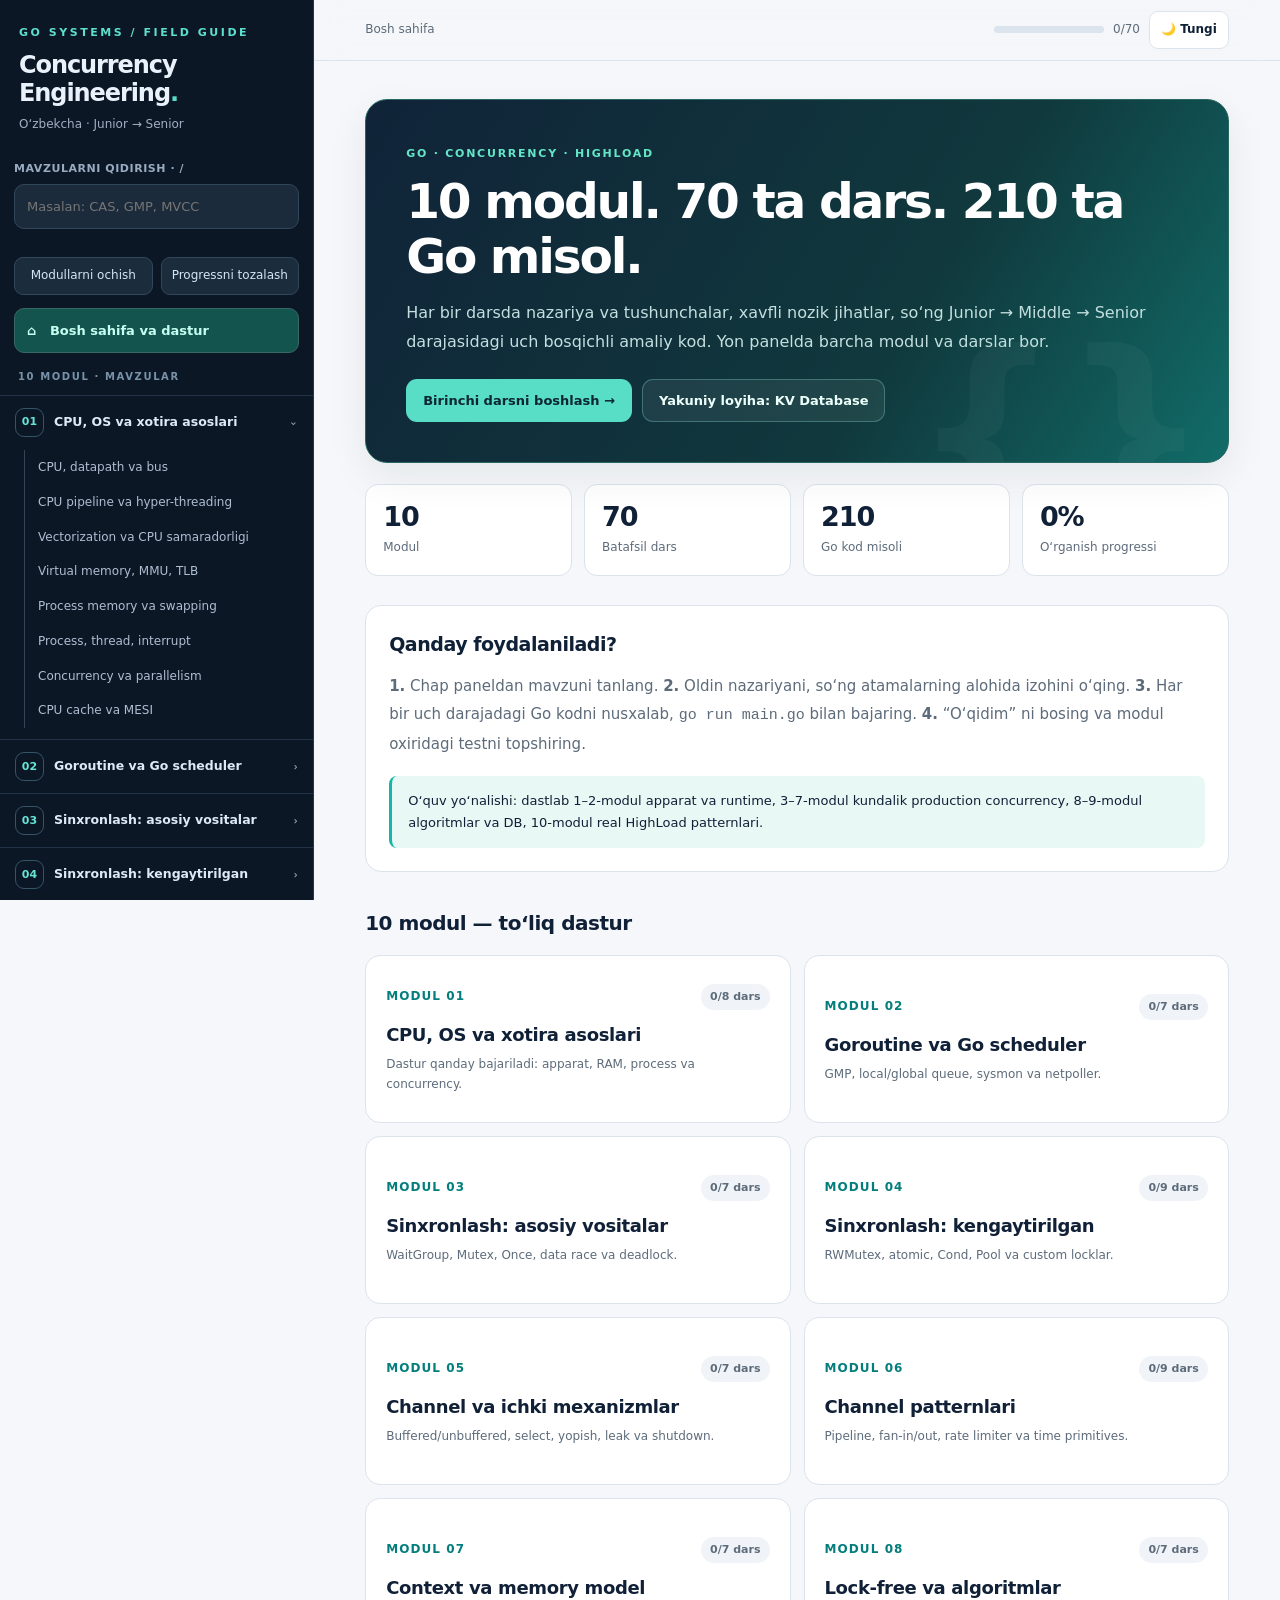
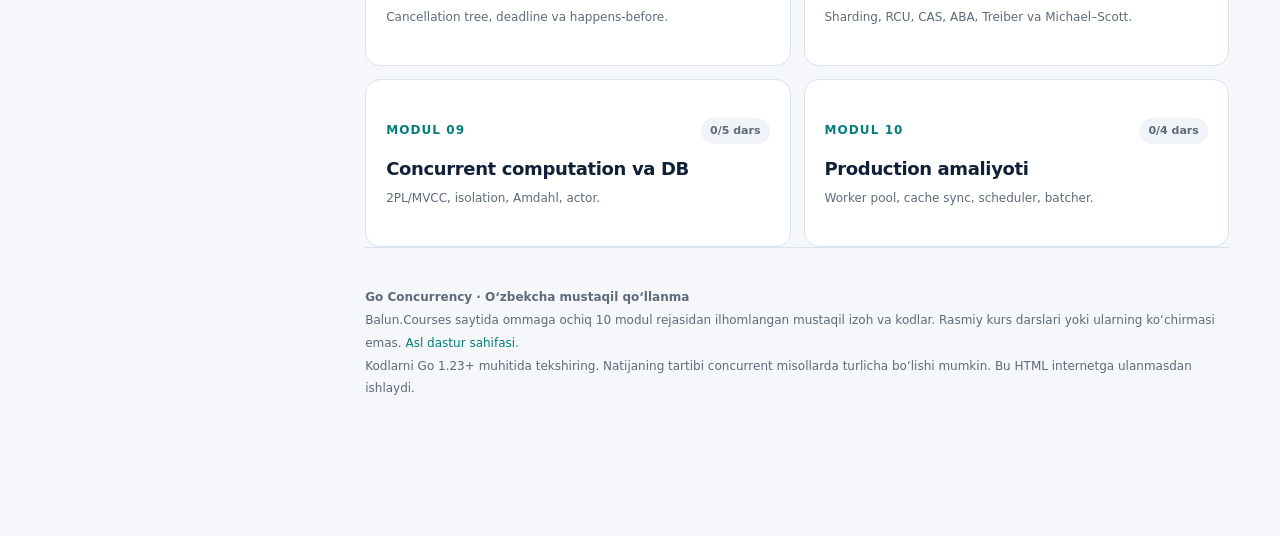
<file: new/2-go_concurrency.html>
<!doctype html><html lang="uz" data-theme="light"><head><meta charset="utf-8"><meta name="viewport" content="width=device-width, initial-scale=1"><meta name="description" content="Go Concurrency: 10 modul, 70 dars, 210 kod misoli, atamalar va testlar. Offline o‘zbekcha qo‘llanma."><title>Go Concurrency — o‘zbekcha qo‘llanma</title><style>
:root{--bg:#f5f7fa;--panel:#fff;--panel2:#f0f4f8;--ink:#102037;--muted:#5d6b7a;--border:#dbe3ec;--primary:#047e7c;--primary2:#12b8a5;--accent:#e8f8f5;--code:#0d1727;--code-text:#e2e8f0;--shadow:0 14px 42px rgba(11,29,48,.07);--ring:0 0 0 4px rgba(20,184,166,.13)}
[data-theme="dark"]{--bg:#101925;--panel:#172333;--panel2:#203046;--ink:#e8eff9;--muted:#a8b7c8;--border:#304156;--primary:#38bda9;--primary2:#5ce0cd;--accent:#163e40;--code:#08111e;--code-text:#ecf4fe;--shadow:0 14px 38px rgba(0,0,0,.2)}
*{box-sizing:border-box}html{scroll-behavior:smooth}body{margin:0;background:var(--bg);color:var(--ink);font-family:Inter,ui-sans-serif,system-ui,-apple-system,"Segoe UI",sans-serif;font-size:15px;line-height:1.65}button,input{font:inherit}button{cursor:pointer}a{color:var(--primary);text-decoration:none}a:hover{text-decoration:underline}:focus-visible{outline:3px solid var(--primary2);outline-offset:2px}::selection{background:#34d39944}
.app{display:grid;grid-template-columns:314px minmax(0,1fr);min-height:100vh}.sidebar{position:sticky;top:0;height:100vh;overflow-y:auto;background:#0c1726;color:#e9f1fa;border-right:1px solid #293648;z-index:15;scrollbar-width:thin;scrollbar-color:#3a5268 transparent}.sidebar-brand{padding:24px 19px 13px}.brand-name{font-size:11px;letter-spacing:.23em;text-transform:uppercase;color:#5ce0cd;font-weight:800}.brand-title{font-size:24px;font-weight:850;line-height:1.16;margin:10px 0 7px;letter-spacing:-.045em}.brand-sub{font-size:12px;color:#a0b0c3}.side-search{padding:12px 14px}.side-search label{display:block;font-size:11px;color:#99abc0;margin:0 0 6px;font-weight:650;letter-spacing:.05em}.side-search input{width:100%;background:#1c2b3b;color:#f3faff;border:1px solid #31475b;border-radius:10px;padding:11px 12px;font-size:13px;outline:none}.side-search input:focus{border-color:#2dd4bf;box-shadow:0 0 0 3px #2dd4bf24}.side-actions{padding:0 14px 13px;display:grid;grid-template-columns:1fr 1fr;gap:8px}.side-actions button{background:#1b2c3d;color:#d4e7f4;border:1px solid #33475b;border-radius:9px;padding:8px;font-size:12px}.side-actions button:hover{background:#294257}.nav-overview{display:flex;align-items:center;gap:10px;width:calc(100% - 28px);margin:0 14px 12px;background:#223c49;color:#c6fff1;border:1px solid #376863;border-radius:10px;padding:11px 12px;text-align:left;font-weight:700;font-size:13px}.nav-overview.active{background:#13544f}.nav-title{padding:4px 18px 9px;font-weight:800;letter-spacing:.16em;text-transform:uppercase;color:#7893a9;font-size:10px}.nav-mod{border-top:1px solid #223247}.nav-mod-head{width:100%;border:0;background:transparent;display:flex;align-items:center;gap:10px;color:#dde9f7;text-align:left;padding:12px 15px}.nav-mod-head:hover,.nav-mod-head.selected{background:#1c2e41}.nav-mod-head .num{display:inline-flex;align-items:center;justify-content:center;width:29px;height:29px;border:1px solid #355467;border-radius:9px;color:#66e4d5;font-weight:800;font-size:11px;flex:none}.nav-mod-head .title{font-size:12.5px;font-weight:680;line-height:1.35;flex:1}.nav-mod-head .chev{font-size:11px;color:#94a3b8;transform:rotate(-90deg)}.nav-mod-head[aria-expanded="true"] .chev{transform:rotate(0)}.nav-topics{padding:1px 11px 11px 24px;display:none}.nav-mod.open .nav-topics{display:block}.nav-topic{border:0;background:none;color:#aebed0;text-align:left;width:100%;font-size:12px;line-height:1.4;border-left:1px solid #344457;padding:9px 9px 9px 13px;display:flex;gap:8px;align-items:flex-start}.nav-topic .txt{flex:1}.nav-topic:hover{color:white;background:#192a3d}.nav-topic.active{color:#5ce0cd;border-left:3px solid #2dd4bf;background:#16343c;font-weight:700}.nav-topic .check{color:#54d6ba;font-size:11px}.side-foot{font-size:11px;color:#90a3b6;padding:24px 18px 30px;border-top:1px solid #23364b;margin-top:10px}
.workspace{min-width:0}.topbar{position:sticky;top:0;z-index:9;display:flex;align-items:center;justify-content:space-between;gap:12px;padding:11px clamp(20px,4vw,64px);border-bottom:1px solid var(--border);background:color-mix(in srgb,var(--bg) 89%,transparent);backdrop-filter:blur(16px)}.top-left{display:flex;align-items:center;gap:13px;min-width:0}.hamburger{display:none;border:1px solid var(--border);background:var(--panel);border-radius:9px;color:var(--ink);padding:8px 11px}.crumb{font-size:12px;color:var(--muted);overflow:hidden;text-overflow:ellipsis;white-space:nowrap}.top-actions{display:flex;align-items:center;gap:9px;flex:none}.theme-btn,.small-btn{border:1px solid var(--border);background:var(--panel);color:var(--ink);border-radius:9px;padding:8px 11px;font-weight:650;font-size:12px}.theme-btn:hover,.small-btn:hover{border-color:var(--primary)}.progress-mini{width:110px;height:7px;background:var(--border);border-radius:20px;overflow:hidden}.progress-mini>span{display:block;height:100%;background:linear-gradient(90deg,#059c91,#70e6be);transition:width .25s}.progress-label{font-size:12px;color:var(--muted);white-space:nowrap}.main{max-width:1140px;margin:0 auto;padding:38px clamp(20px,4vw,64px) 100px}.eyebrow{color:var(--primary);text-transform:uppercase;letter-spacing:.16em;font-size:11px;font-weight:850}.main h1{font-size:clamp(29px,3.8vw,49px);line-height:1.13;letter-spacing:-.045em;margin:9px 0 16px}.lead{color:var(--muted);font-size:16px;max-width:810px;line-height:1.8}.hero{background:linear-gradient(122deg,#102338 0%,#10393d 63%,#116c68 100%);border:1px solid #26675f;color:#fff;padding:clamp(22px,4vw,40px);border-radius:22px;position:relative;overflow:hidden;box-shadow:var(--shadow)}.hero:after{content:"{}";position:absolute;right:2%;bottom:-20%;font-size:210px;font-weight:800;color:#ffffff09;line-height:1}.hero h1{max-width:720px;margin:9px 0 12px}.hero .lead{color:#c3dfdf;position:relative;z-index:1}.hero .eyebrow{color:#64e6c7}.hero .cta{display:flex;gap:10px;flex-wrap:wrap;margin-top:22px;position:relative;z-index:1}.btn{background:var(--primary);color:white;border:1px solid transparent;border-radius:11px;padding:10px 16px;font-weight:750;font-size:13px}.btn:hover{filter:brightness(1.09)}.btn.ghost{color:var(--ink);background:var(--panel);border-color:var(--border)}.hero .btn{background:#58ddc6;color:#0c2633}.hero .btn.ghost{color:#edfffb;border-color:#77bfb966;background:#ffffff11}.stats{display:grid;grid-template-columns:repeat(4,minmax(0,1fr));gap:12px;margin:21px 0 29px}.stat{border:1px solid var(--border);background:var(--panel);padding:16px 17px;border-radius:13px}.stat strong{display:block;font-size:27px;letter-spacing:-.04em;line-height:1.2}.stat span{font-size:12px;color:var(--muted)}.section-title{font-size:20px;font-weight:850;letter-spacing:-.024em;margin:35px 0 15px}.card-grid{display:grid;grid-template-columns:repeat(2,minmax(0,1fr));gap:13px}.module-card{background:var(--panel);border:1px solid var(--border);border-radius:15px;padding:20px;text-align:left;color:var(--ink);min-height:168px;transition:transform .16s,border-color .16s,box-shadow .16s}.module-card:hover{transform:translateY(-3px);box-shadow:var(--shadow);border-color:var(--primary2)}.module-card .row{display:flex;justify-content:space-between;align-items:center}.module-card .index{font-size:12px;font-weight:900;color:var(--primary);letter-spacing:.09em}.module-card h3{font-size:18px;line-height:1.3;letter-spacing:-.02em;margin:13px 0 8px}.module-card p{margin:0;font-size:12px;color:var(--muted)}.pill{display:inline-flex;align-items:center;gap:6px;border-radius:99px;padding:4px 9px;background:var(--panel2);color:var(--muted);font-size:11px;font-weight:700}.lesson-head{padding-bottom:18px;border-bottom:1px solid var(--border);margin-bottom:24px}.lesson-head h1{font-size:clamp(29px,3.8vw,44px);margin:10px 0}.lesson-meta{display:flex;gap:8px;flex-wrap:wrap}.section{background:var(--panel);border:1px solid var(--border);border-radius:16px;padding:23px;margin:17px 0}.section h2{margin:0 0 12px;font-size:19px;letter-spacing:-.025em}.section h3{font-size:15px;margin:18px 0 8px}.section p{color:var(--muted);line-height:1.87;margin:9px 0}.section strong{color:var(--ink)}.callout{padding:14px 16px;background:var(--accent);color:var(--ink);border-left:3px solid var(--primary2);border-radius:8px;font-size:13px;line-height:1.7;margin-top:18px}.warning{background:color-mix(in srgb,#f1b75e 12%,var(--panel));border-left:3px solid #da9a31}.termlist{display:grid;grid-template-columns:repeat(2,minmax(0,1fr));gap:10px}.term{border:1px solid var(--border);border-radius:11px;background:var(--panel2);overflow:hidden}.term summary{padding:11px 12px;cursor:pointer;font-size:13px;font-weight:740;line-height:1.4;list-style:none;display:flex;justify-content:space-between;gap:8px}.term summary::after{content:"+";color:var(--primary);font-size:16px;line-height:1}.term[open] summary::after{content:"−"}.term p{font-size:12px;color:var(--muted);line-height:1.7;margin:0;padding:0 12px 12px}.examples-title{margin:35px 0 13px;font-size:22px;letter-spacing:-.035em}.examples-intro{color:var(--muted);font-size:13px;margin:-6px 0 18px}.example{background:var(--panel);border:1px solid var(--border);border-radius:16px;margin:16px 0;overflow:hidden}.example-head{display:flex;align-items:flex-start;justify-content:space-between;gap:15px;padding:18px 21px}.example-head h3{font-size:16px;margin:6px 0 0;line-height:1.35;letter-spacing:-.015em}.level{font-size:10px;font-weight:900;letter-spacing:.09em;text-transform:uppercase;color:var(--primary)}.level.middle{color:#8b69ca}.level.senior{color:#b37231}.code-wrap{position:relative;background:var(--code);color:var(--code-text);border-top:1px solid #203149;border-bottom:1px solid #203149}.code-actions{position:absolute;right:14px;top:12px;display:flex;align-items:center;gap:8px;z-index:1}.code-tag{background:#20344d;color:#9cbbd4;padding:5px 8px;font-size:10px;border-radius:6px;font-weight:800}.copy{border:1px solid #435a74;background:#213147;color:#e4effd;font-size:11px;padding:5px 9px;border-radius:6px}.copy:hover{background:#33536a}.code-wrap pre{font-family:ui-monospace,SFMono-Regular,Menlo,Consolas,monospace;font-size:12.4px;line-height:1.75;overflow:auto;padding:44px 18px 20px;margin:0;tab-size:4;max-height:610px;white-space:pre}.tok-kw{color:#bb9af7}.tok-str{color:#9ece6a}.tok-num{color:#ffbd79}.tok-comment{color:#7e96ae}.tok-fn{color:#79c8ff}.example-foot{display:grid;grid-template-columns:minmax(0,.8fr) minmax(0,1.2fr);gap:10px;padding:14px 20px}.result,.why{font-size:12px;color:var(--muted);line-height:1.6}.result b,.why b{display:block;color:var(--ink);margin-bottom:4px;font-size:12px}.result code{font:12px ui-monospace,monospace;color:var(--primary);word-break:break-word}.task-box{background:var(--panel2);padding:22px;border:1px solid var(--border);border-radius:14px;margin:26px 0}.task-box h3{margin:0 0 8px;font-size:17px}.task-box p{color:var(--muted);font-size:14px;margin:0}.lesson-bottom{display:flex;justify-content:space-between;gap:10px;flex-wrap:wrap;margin:30px 0}.path{display:flex;align-items:center;gap:8px;flex-wrap:wrap;color:var(--muted);font-size:12px;margin-bottom:14px}.nav-prevnext{display:flex;gap:10px;justify-content:space-between;flex-wrap:wrap;margin-top:32px}.nav-prevnext button{border:1px solid var(--border);background:var(--panel);color:var(--ink);border-radius:12px;padding:12px 15px;font-size:13px;font-weight:700;max-width:48%;text-align:left}.nav-prevnext button:hover{border-color:var(--primary2)}.quiz-card{padding:22px;border-radius:14px;border:1px solid var(--border);background:var(--panel);margin:14px 0}.quiz-card h3{font-size:16px;margin:0 0 12px}.quiz-option{display:block;border:1px solid var(--border);border-radius:9px;padding:10px 12px;margin:7px 0;cursor:pointer;color:var(--ink);font-size:13px}.quiz-option:hover{border-color:var(--primary)}.quiz-option input{accent-color:var(--primary);margin-right:8px}.quiz-result{display:none;background:var(--accent);border-radius:11px;padding:16px;margin-top:17px;font-size:14px}.quiz-result.visible{display:block}.project-step{display:flex;gap:15px;padding:18px 0;border-bottom:1px solid var(--border)}.project-step .bubble{width:35px;height:35px;border:1px solid var(--primary);border-radius:10px;display:grid;place-items:center;font-weight:850;color:var(--primary);flex:none}.project-step h3{margin:0;font-size:16px}.project-step p{margin:4px 0;color:var(--muted);font-size:13px}.footer{font-size:12px;color:var(--muted);padding:38px 0;border-top:1px solid var(--border);line-height:1.9}.toast{position:fixed;bottom:24px;right:24px;background:#0e766c;color:#fff;padding:11px 17px;border-radius:11px;font-size:13px;opacity:0;transform:translateY(12px);pointer-events:none;transition:.2s;z-index:90}.toast.show{opacity:1;transform:translateY(0)}.overlay{display:none}.empty{padding:20px;color:#adbdcd;font-size:12px}.micro{font-size:12px;color:var(--muted)}.checkbtn{display:flex;align-items:center;gap:8px;background:var(--panel);border:1px solid var(--primary);color:var(--primary);border-radius:11px;padding:11px 15px;font-weight:800;font-size:12px}.checkbtn.done{background:var(--accent)}.sticky-progress{height:4px;background:var(--border);margin:0 0 20px;border-radius:99px;overflow:hidden}.sticky-progress span{display:block;height:100%;background:var(--primary2)}.search-status{padding:4px 15px 12px;color:#9bcdbf;font-size:11px}.no-data{padding:25px;text-align:center;color:var(--muted)}.kbd{display:inline-block;font:11px monospace;padding:1px 5px;border:1px solid var(--border);border-radius:5px}
@media(min-width:1500px){.main{max-width:1190px}.section{padding:28px}}
@media(max-width:950px){.app{grid-template-columns:275px minmax(0,1fr)}.card-grid{grid-template-columns:1fr}.termlist{grid-template-columns:1fr}.stats{grid-template-columns:repeat(2,1fr)}}
@media(max-width:720px){.app{display:block}.sidebar{position:fixed;left:0;top:0;bottom:0;width:min(85vw,325px);transform:translateX(-101%);transition:transform .22s;z-index:25}.sidebar.visible{transform:translateX(0)}.overlay.visible{display:block;position:fixed;inset:0;background:#03101bc9;z-index:20}.hamburger{display:block}.topbar{padding:10px 16px}.top-actions .progress-mini,.top-actions .progress-label{display:none}.main{padding:23px 14px 60px}.hero{border-radius:15px}.hero:after{font-size:130px}.stats{gap:9px}.stat{padding:12px}.stat strong{font-size:23px}.section{padding:17px}.card-grid{gap:9px}.example-head{padding:15px}.code-wrap pre{font-size:11.6px}.example-foot{display:block;padding:13px 16px}.why{margin-top:11px}.lesson-bottom{gap:12px}.nav-prevnext button{max-width:100%;width:100%}.crumb{font-size:11px}}
@media print{.sidebar,.topbar,.overlay,.copy,.lesson-bottom,.nav-prevnext,.checkbtn{display:none!important}.app{display:block}.main{max-width:100%;padding:0}.section,.example{break-inside:avoid}.code-wrap pre{max-height:none;white-space:pre-wrap}body{background:white}.footer{margin-top:30px}}
</style></head><body><div class="overlay" id="overlay"></div><div class="app"><aside class="sidebar" id="sidebar"><div class="sidebar-brand"><div class="brand-name">GO SYSTEMS / FIELD GUIDE</div><div class="brand-title">Concurrency<br>Engineering<span style="color:#58dcc7">.</span></div><div class="brand-sub">O‘zbekcha · Junior → Senior</div></div><div class="side-search"><label for="searchInput">MAVZULARNI QIDIRISH · /</label><input id="searchInput" type="search" placeholder="Masalan: CAS, GMP, MVCC"></div><div id="searchStatus" class="search-status"></div><div class="side-actions"><button id="expandAll">Modullarni ochish</button><button id="clearProgress">Progressni tozalash</button></div><button class="nav-overview" id="navHome">⌂ &nbsp; Bosh sahifa va dastur</button><div class="nav-title">10 MODUL · MAVZULAR</div><nav id="navModules" aria-label="Dars navigatsiyasi"></nav><div class="side-foot">70 batafsil dars · 210 Go misol<br>300+ tushuncha · 10 modul testi<br>Offline, bitta HTML fayl</div></aside><div class="workspace"><header class="topbar"><div class="top-left"><button class="hamburger" id="hamburger" aria-label="Menyuni ochish">☰</button><div id="crumb" class="crumb">Bosh sahifa</div></div><div class="top-actions"><div class="progress-mini" title="Darslar progressi"><span id="progressMini"></span></div><span class="progress-label" id="progressLabel">0/70</span><button id="themeBtn" class="theme-btn">🌙 Tungi</button></div></header><main class="main" id="content"></main></div></div><div id="toast" class="toast" role="status"></div><script type="application/json" id="dataset">{"modules":[{"id":"m1","num":1,"title":"CPU, OS va xotira asoslari","summary":"Dastur qanday bajariladi: apparat, RAM, process va concurrency.","goal":"Go kodining tezligi nima uchun faqat goroutine soniga bog‘liq emasligini tushunish.","homework":"Key–value DB arxitekturasi va SET/GET parserini loyihalash.","topics":[{"id":"m1-t1","title":"CPU, datapath va bus","terms":["Processor","Bus","Data path","Register","ALU"],"theory":"CPU instruksiyalarni bajaradi, registrlar tezkor qiymatlarni saqlaydi, datapath esa ma’lumotning hisoblash bloklari orasidagi yo‘lidir. Bus turli komponentlar o‘rtasidagi aloqa. Go kodi ham mashina kodiga aylangach shu apparatda ishlaydi.","risk":"CPU ko‘p bo‘lsa dastur avtomatik tezlashmaydi: memory va contention to‘siq bo‘lishi mumkin.","drill":"runtime.NumCPU() va GOMAXPROCS farqini tekshiring.","examples":[{"name":"CPU va P ni ko‘rish","code":"// CPU, datapath va bus\npackage main\n\nimport (\n\t\"fmt\"\n\t\"runtime\"\n)\n\nfunc main() {\n\tfmt.Println(\"CPU:\", runtime.NumCPU())\n\tfmt.Println(\"GOMAXPROCS:\", runtime.GOMAXPROCS(0))\n}\n","expected":"Mashina imkoniyatiga bog‘liq sonlar","why":"NumCPU — mantiqiy CPUlar; GOMAXPROCS — Go kodiga ajratilgan parallel bajarilish limiti.","level":"Junior · Sodda"},{"name":"Bitta P bilan ikki goroutine","code":"// CPU, datapath va bus\npackage main\n\nimport (\n\t\"fmt\"\n\t\"runtime\"\n\t\"sync\"\n)\n\nfunc main() {\n\truntime.GOMAXPROCS(1)\n\tvar wg sync.WaitGroup\n\tfor i:=0;i<2;i++ { wg.Add(1); go func(id int){ defer wg.Done(); fmt.Println(\"task\",id) }(i) }; wg.Wait()\n}\n","expected":"task 0 va task 1 (tartib ixtiyoriy)","why":"Concurrency bir dona Pda ham mavjud.","level":"Middle · Real holat"},{"name":"CPU-bound ishlarni bo‘lish","code":"// CPU, datapath va bus\npackage main\n\nimport (\n\t\"fmt\"\n\t\"runtime\"\n\t\"sync\"\n)\n\nfunc main() {\n\truntime.GOMAXPROCS(2)\n\tvar wg sync.WaitGroup\n\tresults:=make([]int,2)\n\tfor w:=0;w<2;w++ { wg.Add(1); go func(w int){ defer wg.Done(); for i:=0;i<100000;i++ { results[w]+=i%7 } }(w) };wg.Wait();fmt.Println(results[0]+results[1])\n}\n","expected":"Ikkala hisob natijasining yig‘indisi","why":"Mustaqil slice indekslariga yozish mumkin, Wait natijani o‘qishdan avval synchronization beradi.","level":"Senior · Murakkab"}]},{"id":"m1-t2","title":"CPU pipeline va hyper-threading","terms":["Instruction pipeline","Hyper-threading","SMT","Moore law"],"theory":"Pipeline turli instruksiyalar bosqichlarini ustma-ust bajaradi. SMT/Hyper-threading bitta fizik yadro resurslaridan bir nechta apparat thread orqali foydalanadi. Moore qonuni tranzistor zichligiga oid tarixiy kuzatuv.","risk":"SMT oqimlari mustaqil fizik yadro emas; benchmarkni real muhitda qiling.","drill":"Bir yadro va ko‘p yadroda CPU-bound ish vaqtini solishtiring.","examples":[{"name":"Vaqt o‘lchash","code":"// CPU pipeline va hyper-threading\npackage main\n\nimport (\n\t\"fmt\"\n\t\"time\"\n)\n\nfunc main() {\n\tstart:=time.Now(); total:=0;for i:=0;i<100000;i++ { total+=i }; fmt.Println(total, time.Since(start))\n}\n","expected":"","why":"Vaqt muhitga bog‘liq; optimizatsiyada haqiqiy benchmark kerak.","level":"Junior · Sodda"},{"name":"Parallel sum","code":"// CPU pipeline va hyper-threading\npackage main\n\nimport (\n\t\"fmt\"\n\t\"time\"\n)\n\nfunc main() {\n\tnums:=make([]int,100000);for i:=range nums { nums[i]=i }\n\tstart:=time.Now();half:=len(nums)/2;result:=make(chan int,2)\n\tfor _,part:=range [][]int{nums[:half],nums[half:]} { go func(p []int){ s:=0;for _,n:=range p{s+=n};result<-s }(part) }\n\tfmt.Println(<-result+<-result, time.Since(start))\n}\n","expected":"","why":"Bo‘lib hisoblash overhead bilan keladi; kichik ishda sekinlashishi mumkin.","level":"Middle · Real holat"},{"name":"Benchmarkga tayyor test shabloni","code":"// CPU pipeline va hyper-threading\npackage main\n\nimport (\n\t\"fmt\"\n\t\"time\"\n\t\"sync\"\n\t\"sync/atomic\"\n)\n\nfunc main() {\n\tstart:=time.Now();var total atomic.Int64;var wg sync.WaitGroup\n\tfor w:=0;w<4;w++ { wg.Add(1);go func(){defer wg.Done();for i:=0;i<10000;i++ {total.Add(1)}}()};wg.Wait()\n\tfmt.Println(\"operations:\",total.Load(),\"elapsed:\",time.Since(start))\n}\n","expected":"operations: 40000","why":"Bu microbenchmark ko‘rinishi; real natija uchun go test -bench va pprof ishlating.","level":"Senior · Murakkab"}]},{"id":"m1-t3","title":"Vectorization va CPU samaradorligi","terms":["SIMD","Vectorization","Cache locality"],"theory":"SIMD bir instruksiyada ko‘p element bilan ishlash imkonini beradi. Ketma-ket xotira joylashuvi cache uchun qulay. Go kompilyatori har bir siklni avtomatik SIMDga aylantirmaydi.","risk":"Erta optimizatsiya emas, profiling va benchmark asosida optimizatsiya qiling.","drill":"Katta slice yig‘indisini va parallel bo‘lakli variantni solishtiring.","examples":[{"name":"Slice elementlari yig‘indisi","code":"// Vectorization va CPU samaradorligi\npackage main\n\nimport (\n\t\"fmt\"\n)\n\nfunc main() {\n\tvalues:=[]int{2,4,6,8};sum:=0;for _,v:=range values {sum+=v};fmt.Println(sum)\n}\n","expected":"20","why":"Ketma-ket xotira cache locality uchun qulay.","level":"Junior · Sodda"},{"name":"Oldindan allocation","code":"// Vectorization va CPU samaradorligi\npackage main\n\nimport (\n\t\"fmt\"\n)\n\nfunc main() {\n\tvalues:=make([]int,0,1000);for i:=0;i<1000;i++{values=append(values,i)};fmt.Println(len(values),cap(values))\n}\n","expected":"1000 1000","why":"Capacity oldindan berilsa qayta allocation kamayadi.","level":"Middle · Real holat"},{"name":"Bo‘laklarga parallel ishlov","code":"// Vectorization va CPU samaradorligi\npackage main\n\nimport (\n\t\"fmt\"\n)\n\nfunc main() {\n\tvalues:=make([]int,10000);for i:=range values {values[i]=1};parts:=4;out:=make(chan int,parts)\n\tfor w:=0;w<parts;w++{a,b:=w*2500,(w+1)*2500;go func(){s:=0;for _,v:=range values[a:b]{s+=v};out<-s}()}\n\tsum:=0;for i:=0;i<parts;i++{sum+=<-out};fmt.Println(sum)\n}\n","expected":"10000","why":"Har worker alohida index intervalini o‘qiydi; faqat natija birlashtiriladi.","level":"Senior · Murakkab"}]},{"id":"m1-t4","title":"Virtual memory, MMU, TLB","terms":["Virtual Memory","MMU","TLB","Page table"],"theory":"Process virtual manzillar bilan ishlaydi, MMU ularni fizik xotiraga tarjima qiladi; TLB tarjimalarni cache qiladi. Stack va heapdagi qiymatlarning virtual manzillari bor.","risk":"TLB yoki OS sahifalarini oddiy Go kodidan to‘g‘ridan-to‘g‘ri boshqarmaysiz.","drill":"Ko‘p kichik allocation va oldindan allocation vaqtini o‘lchang.","examples":[{"name":"Heap allocate va pointer","code":"// Virtual memory, MMU, TLB\npackage main\n\nimport (\n\t\"fmt\"\n)\n\nfunc main() {\n\tv:=new(int);*v=42;fmt.Println(*v)\n}\n","expected":"42","why":"new(int) pointer qaytaradi, lekin heap/stack qarorini escape analysis beradi.","level":"Junior · Sodda"},{"name":"GC statistikasini o‘qish","code":"// Virtual memory, MMU, TLB\npackage main\n\nimport (\n\t\"fmt\"\n\t\"runtime\"\n)\n\nfunc main() {\n\tvar m runtime.MemStats;runtime.ReadMemStats(&m);fmt.Println(\"allocated bytes:\",m.Alloc)\n}\n","expected":"Joriy heap qiymati","why":"MemStats tizim xotirasi haqidagi ko‘plab ko‘rsatkichlardan biridir.","level":"Middle · Real holat"},{"name":"Allocationni qayta ishlatish","code":"// Virtual memory, MMU, TLB\npackage main\n\nimport (\n\t\"fmt\"\n)\n\nfunc main() {\n\tbuf:=make([]byte,0,1024);for i:=0;i<3;i++ {buf=buf[:0];buf=append(buf,[]byte(\"request\")...);fmt.Println(len(buf),cap(buf))}\n}\n","expected":"7 1024 (3 marta)","why":"Reusable buffer GC bosimini kamaytirishi mumkin; umumiy bufni parallel ulashmang.","level":"Senior · Murakkab"}]},{"id":"m1-t5","title":"Process memory va swapping","terms":["Process memory layout","Stack","Heap","Swapping","Garbage collector"],"theory":"Processda code, data, heap va stack kabi hududlar mavjud. Go goroutine stacki o‘suvchi, heap esa GC tomonidan boshqariladi. Swapping xotira bosimida diskni jalb qilib keskin sekinlashishi mumkin.","risk":"Stack/heap tanlovi har doim o‘zgaruvchi nomi yoki new ishlatilishiga bog‘liq emas; escape analysis hal qiladi.","drill":"go build -gcflags=-m orqali escape analysisni ko‘ring.","examples":[{"name":"Heap allocate va pointer","code":"// Process memory va swapping\npackage main\n\nimport (\n\t\"fmt\"\n)\n\nfunc main() {\n\tv:=new(int);*v=42;fmt.Println(*v)\n}\n","expected":"42","why":"new(int) pointer qaytaradi, lekin heap/stack qarorini escape analysis beradi.","level":"Junior · Sodda"},{"name":"GC statistikasini o‘qish","code":"// Process memory va swapping\npackage main\n\nimport (\n\t\"fmt\"\n\t\"runtime\"\n)\n\nfunc main() {\n\tvar m runtime.MemStats;runtime.ReadMemStats(&m);fmt.Println(\"allocated bytes:\",m.Alloc)\n}\n","expected":"Joriy heap qiymati","why":"MemStats tizim xotirasi haqidagi ko‘plab ko‘rsatkichlardan biridir.","level":"Middle · Real holat"},{"name":"Allocationni qayta ishlatish","code":"// Process memory va swapping\npackage main\n\nimport (\n\t\"fmt\"\n)\n\nfunc main() {\n\tbuf:=make([]byte,0,1024);for i:=0;i<3;i++ {buf=buf[:0];buf=append(buf,[]byte(\"request\")...);fmt.Println(len(buf),cap(buf))}\n}\n","expected":"7 1024 (3 marta)","why":"Reusable buffer GC bosimini kamaytirishi mumkin; umumiy bufni parallel ulashmang.","level":"Senior · Murakkab"}]},{"id":"m1-t6","title":"Process, thread, interrupt","terms":["Process","OS thread","Interrupt","Context switch"],"theory":"Process alohida manzil makoniga, thread esa OS scheduler boshqaradigan bajarilish oqimiga ega. Interrupt muhim tashqi/ichki hodisalarni CPUga bildiradi. Context switch bajarilish holatini almashtirishni talab etadi.","risk":"Har goroutine uchun alohida OS thread yaratilmaydi.","drill":"Goroutine va OS thread soni bir xil emasligini izohlang.","examples":[{"name":"Bitta goroutine","code":"// Process, thread, interrupt\npackage main\n\nimport (\n\t\"fmt\"\n)\n\nfunc main() {\n\tdone:=make(chan struct{});go func(){fmt.Println(\"worker tugadi\");close(done)}();<-done\n}\n","expected":"worker tugadi","why":"main worker tugashini kanal orqali kutyapti.","level":"Junior · Sodda"},{"name":"WaitGroup bilan parallel ish","code":"// Process, thread, interrupt\npackage main\n\nimport (\n\t\"fmt\"\n\t\"sync\"\n)\n\nfunc main() {\n\tvar wg sync.WaitGroup;for i:=1;i<=3;i++{wg.Add(1);go func(id int){defer wg.Done();fmt.Println(\"job\",id)}(i)};wg.Wait()\n}\n","expected":"1,2,3 har xil tartibda","why":"Goroutine yakunlanishi tegishli synchronization bilan kuzatiladi.","level":"Middle · Real holat"},{"name":"Nazoratli 3 worker","code":"// Process, thread, interrupt\npackage main\n\nimport (\n\t\"fmt\"\n\t\"sync\"\n)\n\nfunc main() {\n\tjobs:=make(chan int);var wg sync.WaitGroup;for w:=0;w<3;w++{wg.Add(1);go func(){defer wg.Done();for j:=range jobs{fmt.Println(\"work\",j)}}()}\n\tfor i:=0;i<9;i++{jobs<-i};close(jobs);wg.Wait()\n}\n","expected":"9 ta work bajariladi","why":"Cheklangan worker soni tizimga yuboriladigan parallel ishni nazorat qiladi.","level":"Senior · Murakkab"}]},{"id":"m1-t7","title":"Concurrency va parallelism","terms":["Concurrency","Parallelism","Cooperative multitasking","Preemptive multitasking","Coroutine","Fiber","Green thread"],"theory":"Concurrency bir nechta vazifaning oldinga siljishidir, parallelism esa bir vaqtning o‘zida bajarilish. Runtime va OS turli darajadagi scheduling ishlatadi. Coroutine, fiber, goroutine atamalari o‘xshash, lekin ichki ishlashi turlicha.","risk":"Concurrency har doim tezlikni oshirmaydi; I/O va CPU ishlarining farqini biling.","drill":"GOMAXPROCS(1) holatida ham concurrency mavjudligini namoyish qiling.","examples":[{"name":"Bitta goroutine","code":"// Concurrency va parallelism\npackage main\n\nimport (\n\t\"fmt\"\n)\n\nfunc main() {\n\tdone:=make(chan struct{});go func(){fmt.Println(\"worker tugadi\");close(done)}();<-done\n}\n","expected":"worker tugadi","why":"main worker tugashini kanal orqali kutyapti.","level":"Junior · Sodda"},{"name":"WaitGroup bilan parallel ish","code":"// Concurrency va parallelism\npackage main\n\nimport (\n\t\"fmt\"\n\t\"sync\"\n)\n\nfunc main() {\n\tvar wg sync.WaitGroup;for i:=1;i<=3;i++{wg.Add(1);go func(id int){defer wg.Done();fmt.Println(\"job\",id)}(i)};wg.Wait()\n}\n","expected":"1,2,3 har xil tartibda","why":"Goroutine yakunlanishi tegishli synchronization bilan kuzatiladi.","level":"Middle · Real holat"},{"name":"Nazoratli 3 worker","code":"// Concurrency va parallelism\npackage main\n\nimport (\n\t\"fmt\"\n\t\"sync\"\n)\n\nfunc main() {\n\tjobs:=make(chan int);var wg sync.WaitGroup;for w:=0;w<3;w++{wg.Add(1);go func(){defer wg.Done();for j:=range jobs{fmt.Println(\"work\",j)}}()}\n\tfor i:=0;i<9;i++{jobs<-i};close(jobs);wg.Wait()\n}\n","expected":"9 ta work bajariladi","why":"Cheklangan worker soni tizimga yuboriladigan parallel ishni nazorat qiladi.","level":"Senior · Murakkab"}]},{"id":"m1-t8","title":"CPU cache va MESI","terms":["CPU caches","Cache line","MESI","Cache coherence"],"theory":"Bir nechta yadro umumiy xotiraning nusxalarini cacheda ushlashi mumkin. MESI singari coherence protokollari cache line holatlarini muvofiqlashtiradi. Bitta cache line ustidagi raqobat latency va throughputga ta’sir qiladi.","risk":"False sharingni `sync.Mutex` bilan adashtirmang: bu fizik cache line raqobati.","drill":"Bir umumiy va alohida counterlar benchmarkini yozing.","examples":[{"name":"Atomic counter","code":"// CPU cache va MESI\npackage main\n\nimport (\n\t\"fmt\"\n\t\"sync/atomic\"\n)\n\nfunc main() {\n\tvar a atomic.Int64;a.Add(1);a.Add(2);fmt.Println(a.Load())\n}\n","expected":"3","why":"Add va Load race-free.","level":"Junior · Sodda"},{"name":"CAS status transition","code":"// CPU cache va MESI\npackage main\n\nimport (\n\t\"fmt\"\n\t\"sync/atomic\"\n)\n\nfunc main() {\n\tvar state atomic.Int32;ok:=state.CompareAndSwap(0,1);again:=state.CompareAndSwap(0,1);fmt.Println(ok,again,state.Load())\n}\n","expected":"true false 1","why":"Birgina goroutine transitionni muvaffaqiyatli amalga oshiradi.","level":"Middle · Real holat"},{"name":"Atomic snapshot","code":"// CPU cache va MESI\npackage main\n\nimport (\n\t\"fmt\"\n\t\"sync\"\n\t\"sync/atomic\"\n)\n\nfunc main() {\n\ttype Config struct{Limit int};var p atomic.Pointer[Config];p.Store(&Config{Limit:50});var wg sync.WaitGroup;for i:=0;i<3;i++{wg.Add(1);go func(){defer wg.Done();fmt.Println(p.Load().Limit)}()};wg.Wait();p.Store(&Config{Limit:100});fmt.Println(\"new\",p.Load().Limit)\n}\n","expected":"50 va new 100","why":"Yangi immutable configni to‘liq yaratib, pointerga publish qiling.","level":"Senior · Murakkab"}]}],"quiz":[{"q":"Concurrency har doim parallel bajarilishmi?","options":["Ha","Yo‘q, bitta core ham bo‘lishi mumkin","Faqat 8 core bo‘lsa"],"correct":1,"reason":"Concurrency — bir nechta ishning progressi; parallelism aynan bir vaqtda bajarilish."},{"q":"TLB nima?","options":["Virtual→physical mapping cache","Goroutine queue","Disk file"],"correct":0,"reason":"TLB MMU address translationni tezlashtiradi."},{"q":"SMT = ikkita fizik coremi?","options":["Ha","Yo‘q","Go package"],"correct":1,"reason":"Bitta core hardware oqimlar bilan resursni ulashadi."}]},{"id":"m2","num":2,"title":"Goroutine va Go scheduler","summary":"GMP, local/global queue, sysmon va netpoller.","goal":"Go runtime ishlarni M/P/G orqali qanday rejalashtirishini anglash.","homework":"Parser va DB qatlamlarini davom ettirish.","topics":[{"id":"m2-t1","title":"Goroutine, state va context switch","terms":["Goroutine","State","Runnable","Running","Waiting","Goroutine context switching"],"theory":"Goroutine Go runtime boshqaradigan yengil bajarilish birligi. Uning stacki, bajarilish holati va scheduler metama’lumotlari bo‘ladi. Context switchingda runtime boshqa Gni ijroga tanlaydi.","risk":"Goroutine scheduling tartibiga tayanib biznes logika yozmang.","drill":"100 ta goroutine ishni tugatishini WaitGroup bilan tekshiring.","examples":[{"name":"Bitta goroutine","code":"// Goroutine, state va context switch\npackage main\n\nimport (\n\t\"fmt\"\n)\n\nfunc main() {\n\tdone:=make(chan struct{});go func(){fmt.Println(\"worker tugadi\");close(done)}();<-done\n}\n","expected":"worker tugadi","why":"main worker tugashini kanal orqali kutyapti.","level":"Junior · Sodda"},{"name":"WaitGroup bilan parallel ish","code":"// Goroutine, state va context switch\npackage main\n\nimport (\n\t\"fmt\"\n\t\"sync\"\n)\n\nfunc main() {\n\tvar wg sync.WaitGroup;for i:=1;i<=3;i++{wg.Add(1);go func(id int){defer wg.Done();fmt.Println(\"job\",id)}(i)};wg.Wait()\n}\n","expected":"1,2,3 har xil tartibda","why":"Goroutine yakunlanishi tegishli synchronization bilan kuzatiladi.","level":"Middle · Real holat"},{"name":"Nazoratli 3 worker","code":"// Goroutine, state va context switch\npackage main\n\nimport (\n\t\"fmt\"\n\t\"sync\"\n)\n\nfunc main() {\n\tjobs:=make(chan int);var wg sync.WaitGroup;for w:=0;w<3;w++{wg.Add(1);go func(){defer wg.Done();for j:=range jobs{fmt.Println(\"work\",j)}}()}\n\tfor i:=0;i<9;i++{jobs<-i};close(jobs);wg.Wait()\n}\n","expected":"9 ta work bajariladi","why":"Cheklangan worker soni tizimga yuboriladigan parallel ishni nazorat qiladi.","level":"Senior · Murakkab"}]},{"id":"m2-t2","title":"Goroutine stack o‘sishi","terms":["Contiguous stack","Segmented stack","Stack growth"],"theory":"Zamonaviy Go stacki zaruratga qarab kengayadi; eski segmented stack usuli tarixiy qiziqish uchun muhim. Rekursiya va katta local qiymatlar stack ehtiyojini oshiradi.","risk":"Stack o‘sishi bepul emas; cheksiz rekursiya xavfli.","drill":"Rekursiv funksiyani va iterativ alternativani solishtiring.","examples":[{"name":"Rekursiv factorial","code":"// Goroutine stack o‘sishi\npackage main\n\nimport (\n\t\"fmt\"\n)\n\nfunc main() {\n\tvar f func(int) int;f=func(n int) int {if n<=1{return 1};return n*f(n-1)};fmt.Println(f(5))\n}\n","expected":"120","why":"Har rekursiv chaqiriq stack frame talab qiladi.","level":"Junior · Sodda"},{"name":"Iterativ alternativa","code":"// Goroutine stack o‘sishi\npackage main\n\nimport (\n\t\"fmt\"\n)\n\nfunc main() {\n\tf:=func(n int) int {ans:=1;for i:=2;i<=n;i++{ans*=i};return ans};fmt.Println(f(5))\n}\n","expected":"120","why":"Iterativ kod chuqur rekursiya riskidan qochishi mumkin.","level":"Middle · Real holat"},{"name":"Rekursiya bilan tree walk","code":"// Goroutine stack o‘sishi\npackage main\n\nimport (\n\t\"fmt\"\n)\n\nfunc main() {\n\ttype Node struct{V int;Children []*Node};root:=&Node{V:1,Children:[]*Node{{V:2},{V:3}}}\n\tvar sum func(*Node)int;sum=func(n *Node)int{v:=n.V;for _,child:=range n.Children{v+=sum(child)};return v};fmt.Println(sum(root))\n}\n","expected":"6","why":"Katta depth bo‘lsa stack o‘sadi; depth limit yoki iterativ traversal o‘ylang.","level":"Senior · Murakkab"}]},{"id":"m2-t3","title":"Panic, recover va goroutine life cycle","terms":["Panic","Recover","Defer","runtime.Goexit"],"theory":"recover faqat o‘sha goroutine stackidagi defer ichida ishlaydi. Goexit goroutineni yakunlaydi va deferlarni bajaradi, boshqadagi panicni ushlamaydi.","risk":"HTTP middleware ichidagi recover boshqa goroutinedagi panicni ushlamaydi.","drill":"Worker ichida recover va error kanalini tashkil qiling.","examples":[{"name":"Panicni ushlash","code":"// Panic, recover va goroutine life cycle\npackage main\n\nimport (\n\t\"fmt\"\n)\n\nfunc main() {\n\tfunc(){defer func(){if p:=recover();p!=nil{fmt.Println(\"recovered\",p)}}();panic(\"oops\")}()\n}\n","expected":"recovered oops","why":"recover faqat deferred funksiya ichida ishlaydi.","level":"Junior · Sodda"},{"name":"Goroutine ichida alohida recover","code":"// Panic, recover va goroutine life cycle\npackage main\n\nimport (\n\t\"fmt\"\n)\n\nfunc main() {\n\tdone:=make(chan struct{});go func(){defer close(done);defer func(){if p:=recover();p!=nil{fmt.Println(\"worker panic\",p)}}();panic(\"bad job\")}();<-done\n}\n","expected":"worker panic bad job","why":"Boshqa goroutinadagi recover bu panicni ushlay olmaydi.","level":"Middle · Real holat"},{"name":"Worker errorga aylantirish","code":"// Panic, recover va goroutine life cycle\npackage main\n\nimport (\n\t\"fmt\"\n)\n\nfunc main() {\n\terrors:=make(chan error,1);go func(){defer close(errors);defer func(){if p:=recover();p!=nil{errors<-fmt.Errorf(\"panic: %v\",p)}}();panic(\"bad input\")}();fmt.Println(<-errors)\n}\n","expected":"panic: bad input","why":"Panicni faqat chegara nuqtada recovery qiling; oddiy xato uchun error qaytaring.","level":"Senior · Murakkab"}]},{"id":"m2-t4","title":"GMP scheduler modeli","terms":["G","M","P","GOMAXPROCS","Scheduler"],"theory":"G — goroutine, M — OS thread, P — Go kodini bajarish uchun runtime konteksti. GOMAXPROCS faol P sonini boshqaradi. Bitta M uzoq syscall bilan band bo‘lsa P boshqa Mga o‘tishi mumkin.","risk":"GOMAXPROCS goroutine sonini cheklamaydi.","drill":"CPU-bound ishni GOMAXPROCS bilan o‘lchang.","examples":[{"name":"CPU va P ni ko‘rish","code":"// GMP scheduler modeli\npackage main\n\nimport (\n\t\"fmt\"\n\t\"runtime\"\n)\n\nfunc main() {\n\tfmt.Println(\"CPU:\", runtime.NumCPU())\n\tfmt.Println(\"GOMAXPROCS:\", runtime.GOMAXPROCS(0))\n}\n","expected":"Mashina imkoniyatiga bog‘liq sonlar","why":"NumCPU — mantiqiy CPUlar; GOMAXPROCS — Go kodiga ajratilgan parallel bajarilish limiti.","level":"Junior · Sodda"},{"name":"Bitta P bilan ikki goroutine","code":"// GMP scheduler modeli\npackage main\n\nimport (\n\t\"fmt\"\n\t\"runtime\"\n\t\"sync\"\n)\n\nfunc main() {\n\truntime.GOMAXPROCS(1)\n\tvar wg sync.WaitGroup\n\tfor i:=0;i<2;i++ { wg.Add(1); go func(id int){ defer wg.Done(); fmt.Println(\"task\",id) }(i) }; wg.Wait()\n}\n","expected":"task 0 va task 1 (tartib ixtiyoriy)","why":"Concurrency bir dona Pda ham mavjud.","level":"Middle · Real holat"},{"name":"CPU-bound ishlarni bo‘lish","code":"// GMP scheduler modeli\npackage main\n\nimport (\n\t\"fmt\"\n\t\"runtime\"\n\t\"sync\"\n)\n\nfunc main() {\n\truntime.GOMAXPROCS(2)\n\tvar wg sync.WaitGroup\n\tresults:=make([]int,2)\n\tfor w:=0;w<2;w++ { wg.Add(1); go func(w int){ defer wg.Done(); for i:=0;i<100000;i++ { results[w]+=i%7 } }(w) };wg.Wait();fmt.Println(results[0]+results[1])\n}\n","expected":"Ikkala hisob natijasining yig‘indisi","why":"Mustaqil slice indekslariga yozish mumkin, Wait natijani o‘qishdan avval synchronization beradi.","level":"Senior · Murakkab"}]},{"id":"m2-t5","title":"Local/global queues va work stealing","terms":["LRQ","GRQ","Local queue","Global queue","Work stealing","Work sharing"],"theory":"Har Pda local runnable queue bor, global queue ham mavjud. Bekor P boshqa Pdan ishni olishi (work stealing) mumkin. Shunday qilib load taqsimlanadi.","risk":"Queue va scheduler tartibi Go versiyasiga qarab o‘zgarishi mumkin: ichki detallarga application invariant bog‘lamang.","drill":"Ko‘p qisqa vazifa uchun worker pool bilan solishtiring.","examples":[{"name":"Bitta goroutine","code":"// Local/global queues va work stealing\npackage main\n\nimport (\n\t\"fmt\"\n)\n\nfunc main() {\n\tdone:=make(chan struct{});go func(){fmt.Println(\"worker tugadi\");close(done)}();<-done\n}\n","expected":"worker tugadi","why":"main worker tugashini kanal orqali kutyapti.","level":"Junior · Sodda"},{"name":"WaitGroup bilan parallel ish","code":"// Local/global queues va work stealing\npackage main\n\nimport (\n\t\"fmt\"\n\t\"sync\"\n)\n\nfunc main() {\n\tvar wg sync.WaitGroup;for i:=1;i<=3;i++{wg.Add(1);go func(id int){defer wg.Done();fmt.Println(\"job\",id)}(i)};wg.Wait()\n}\n","expected":"1,2,3 har xil tartibda","why":"Goroutine yakunlanishi tegishli synchronization bilan kuzatiladi.","level":"Middle · Real holat"},{"name":"Nazoratli 3 worker","code":"// Local/global queues va work stealing\npackage main\n\nimport (\n\t\"fmt\"\n\t\"sync\"\n)\n\nfunc main() {\n\tjobs:=make(chan int);var wg sync.WaitGroup;for w:=0;w<3;w++{wg.Add(1);go func(){defer wg.Done();for j:=range jobs{fmt.Println(\"work\",j)}}()}\n\tfor i:=0;i<9;i++{jobs<-i};close(jobs);wg.Wait()\n}\n","expected":"9 ta work bajariladi","why":"Cheklangan worker soni tizimga yuboriladigan parallel ishni nazorat qiladi.","level":"Senior · Murakkab"}]},{"id":"m2-t6","title":"Sysmon, netpoller va handoff","terms":["Sysmon","Netpoller","Handoff","Async preemption","Network I/O"],"theory":"Netpoller socket tayyor bo‘lishini kuzatib kutayotgan Gni qayta uyg‘otadi. Sysmon runtime housekeeping, uzoq ishlayotgan G va boshqa vaziyatlarga xizmat qiladi. Handoff Pni boshqa M ga topshirish bilan bog‘liq.","risk":"time.Sleep vaqt kutish, syscall, netpoll va CPU-loop scheduling xatti-harakati turlicha.","drill":"Tarmoq requestni context timeout bilan bog‘lang.","examples":[{"name":"net.Pipe bilan aloqa","code":"// Sysmon, netpoller va handoff\npackage main\n\nimport (\n\t\"fmt\"\n\t\"net\"\n)\n\nfunc main() {\n\ta,b:=net.Pipe();defer a.Close();defer b.Close();go func(){fmt.Fprintln(a,\"PING\")}();var msg string;fmt.Fscanln(b,&msg);fmt.Println(msg)\n}\n","expected":"PING","why":"net.Pipe tarmoq socketi ochmasdan ikki ulanishni simulyatsiya qiladi.","level":"Junior · Sodda"},{"name":"Local HTTP serverga so‘rov","code":"// Sysmon, netpoller va handoff\npackage main\n\nimport (\n\t\"fmt\"\n\t\"net/http\"\n\t\"net/http/httptest\"\n\t\"io\"\n)\n\nfunc main() {\n\tserver:=httptest.NewServer(http.HandlerFunc(func(w http.ResponseWriter,r *http.Request){fmt.Fprint(w,\"ok\")}));defer server.Close()\n\tresp,err:=http.Get(server.URL);if err!=nil{panic(err)};defer resp.Body.Close();data,_:=io.ReadAll(resp.Body);fmt.Println(string(data))\n}\n","expected":"ok","why":"Netpoller haqidagi tushunchalarni real HTTP IO bilan bog‘lang.","level":"Middle · Real holat"},{"name":"Timeout bilan HTTP client","code":"// Sysmon, netpoller va handoff\npackage main\n\nimport (\n\t\"fmt\"\n\t\"net/http\"\n\t\"net/http/httptest\"\n\t\"time\"\n)\n\nfunc main() {\n\ts:=httptest.NewServer(http.HandlerFunc(func(w http.ResponseWriter,r *http.Request){time.Sleep(100*time.Millisecond);fmt.Fprint(w,\"late\")}));defer s.Close()\n\tclient:=&http.Client{Timeout:20*time.Millisecond};_,err:=client.Get(s.URL);fmt.Println(\"timeout?\",err!=nil)\n}\n","expected":"timeout? true","why":"Tarmoq operatsiyalarida timeout va context resource budgetni boshqaradi.","level":"Senior · Murakkab"}]},{"id":"m2-t7","title":"Runtime scheduling API","terms":["runtime.Gosched","runtime.Goexit","runtime.LockOSThread","runtime.GOMAXPROCS"],"theory":"Gosched joriy Gning bajarilishini ixtiyoriy bo‘shatadi, Goexit shu Gni yakunlaydi, LockOSThread ayni OS threadga bog‘laydi. Oddiy backendda odatda ular kerak bo‘lmaydi.","risk":"Goschedni lock yoki channel o‘rniga ishlatmang; LockOSThreadni asossiz qo‘llamang.","drill":"LockOSThreadga ehtiyoj bor va yo‘q holatlar haqida yozing.","examples":[{"name":"Gosched signal","code":"// Runtime scheduling API\npackage main\n\nimport (\n\t\"fmt\"\n\t\"runtime\"\n)\n\nfunc main() {\n\truntime.Gosched();fmt.Println(\"schedulerga imkon berildi\")\n}\n","expected":"schedulerga imkon berildi","why":"Gosched concurrency primitive emas.","level":"Junior · Sodda"},{"name":"Goexit faqat goroutineni tugatadi","code":"// Runtime scheduling API\npackage main\n\nimport (\n\t\"fmt\"\n\t\"runtime\"\n)\n\nfunc main() {\n\tdone:=make(chan struct{});go func(){defer close(done);defer fmt.Println(\"defer bajarildi\");runtime.Goexit()}();<-done\n}\n","expected":"defer bajarildi","why":"Goexit joriy Gni yakunlab deferlarni bajaradi.","level":"Middle · Real holat"},{"name":"OSThreadga bog‘lash","code":"// Runtime scheduling API\npackage main\n\nimport (\n\t\"fmt\"\n\t\"runtime\"\n)\n\nfunc main() {\n\tdone:=make(chan struct{});go func(){defer close(done);runtime.LockOSThread();defer runtime.UnlockOSThread();fmt.Println(\"shu OS threadga bog‘landi\")}();<-done\n}\n","expected":"shu OS threadga bog‘landi","why":"Faqat thread-affinity talab qiladigan maxsus holatlarda kerak.","level":"Senior · Murakkab"}]}],"quiz":[{"q":"GMPda P nimani anglatadi?","options":["PostgreSQL","Runtime processor context","Process ID"],"correct":1,"reason":"P Go ishini bajarish uchun runtime resurslarini tutadi."},{"q":"GOMAXPROCS goroutine soninimi cheklaydi?","options":["Ha","Yo‘q","Faqat network uchun"],"correct":1,"reason":"U P soni bilan bog‘liq."},{"q":"Netpoller nima?","options":["Socket readiness","SQL query","Heap collector"],"correct":0,"reason":"Netpoller I/O tayyorligini kuzatadi."}]},{"id":"m3","num":3,"title":"Sinxronlash: asosiy vositalar","summary":"WaitGroup, Mutex, Once, data race va deadlock.","goal":"Umumiy mutable state bilan xavfsiz ishlash.","homework":"TCP server, CLI client va minimal matn protokoli.","topics":[{"id":"m3-t1","title":"WaitGroup va ish tugashini kutish","terms":["sync.WaitGroup","Add","Done","Wait"],"theory":"WaitGroup goroutinelar tugashini kutadi. Add(1) ish boshlanishidan oldin, Done() tugaganda, Wait() barcha ishlarni kutish uchun ishlatiladi. Yangi Go versiyalarida WaitGroup.Go ham bor.","risk":"Add va Wait noto‘g‘ri tartibda chaqirilsa ishlar to‘liq kutilmasligi mumkin.","drill":"100 ta ishni bo‘lib bajarib, hammasini kuting.","examples":[{"name":"Ikki ishni kutish","code":"// WaitGroup va ish tugashini kutish\npackage main\n\nimport (\n\t\"fmt\"\n\t\"sync\"\n)\n\nfunc main() {\n\tvar wg sync.WaitGroup;wg.Add(2);for i:=0;i<2;i++{go func(id int){defer wg.Done();fmt.Println(id)}(i)};wg.Wait()\n}\n","expected":"0 va 1","why":"Add ishlash boshlanishidan avval bajariladi.","level":"Junior · Sodda"},{"name":"Natijalarni indeksga yozish","code":"// WaitGroup va ish tugashini kutish\npackage main\n\nimport (\n\t\"fmt\"\n\t\"sync\"\n)\n\nfunc main() {\n\tout:=make([]int,4);var wg sync.WaitGroup;for i:=range out{wg.Add(1);go func(i int){defer wg.Done();out[i]=i*i}(i)};wg.Wait();fmt.Println(out)\n}\n","expected":"[0 1 4 9]","why":"Har biri turli indeksga yozadi, Wait keyingi o‘qish bilan tartibni ta’minlaydi.","level":"Middle · Real holat"},{"name":"Contextli fan-out va WaitGroup","code":"// WaitGroup va ish tugashini kutish\npackage main\n\nimport (\n\t\"fmt\"\n\t\"sync\"\n\t\"context\"\n\t\"time\"\n)\n\nfunc main() {\n\tctx,cancel:=context.WithTimeout(context.Background(),100*time.Millisecond);defer cancel()\n\tvar wg sync.WaitGroup;for i:=0;i<3;i++{wg.Add(1);go func(i int){defer wg.Done();select{case <-time.After(10*time.Millisecond):fmt.Println(\"done\",i);case <-ctx.Done():fmt.Println(\"cancel\",i)}}(i)};wg.Wait()\n}\n","expected":"done x (3 marta)","why":"WaitGroup tugashini kutadi, context esa to‘xtatish so‘rovini yuboradi.","level":"Senior · Murakkab"}]},{"id":"m3-t2","title":"Mutex va critical section","terms":["sync.Mutex","Lock","Unlock","Critical section"],"theory":"Mutex bir vaqtning o‘zida faqat bitta goroutinega himoyalangan hududga kirishga imkon beradi. `value++` atomik emas va himoyasiz race tug‘diradi.","risk":"Mutexni ishlatilgandan keyin nusxalamang; Lockni olgan yo‘llarda Unlock kafolatlanishi kerak.","drill":"Counter Get/Add metodlarini race-free qiling.","examples":[{"name":"Mutex bilan counter","code":"// Mutex va critical section\npackage main\n\nimport (\n\t\"fmt\"\n\t\"sync\"\n)\n\nfunc main() {\n\tvar mu sync.Mutex;n:=0;mu.Lock();n++;mu.Unlock();fmt.Println(n)\n}\n","expected":"1","why":"Lock ostidagi critical section ketma-ket bajariladi.","level":"Junior · Sodda"},{"name":"1000 goroutine counter","code":"// Mutex va critical section\npackage main\n\nimport (\n\t\"fmt\"\n\t\"sync\"\n)\n\nfunc main() {\n\tvar mu sync.Mutex;var wg sync.WaitGroup;n:=0;for i:=0;i<1000;i++{wg.Add(1);go func(){defer wg.Done();mu.Lock();n++;mu.Unlock()}()};wg.Wait();fmt.Println(n)\n}\n","expected":"1000","why":"Mu.Lock yozishni race-free qiladi.","level":"Middle · Real holat"},{"name":"Struct ichida mutex","code":"// Mutex va critical section\npackage main\n\nimport (\n\t\"fmt\"\n\t\"sync\"\n)\n\ntype Counter struct { mu sync.Mutex; n int }\nfunc (c *Counter) Add(){c.mu.Lock();defer c.mu.Unlock();c.n++}\nfunc (c *Counter) Get()int{c.mu.Lock();defer c.mu.Unlock();return c.n}\n\nfunc main() {\n\tc:=&Counter{};var wg sync.WaitGroup;for i:=0;i<100;i++{wg.Add(1);go func(){defer wg.Done();c.Add()}()};wg.Wait();fmt.Println(c.Get())\n}\n","expected":"100","why":"Metodlar bir xil muhim fieldni bitta mutex bilan himoyalaydi.","level":"Senior · Murakkab"}]},{"id":"m3-t3","title":"Once va xavfsiz initialization","terms":["sync.Once","Singleton","Lazy init"],"theory":"Once bir funksiyani bir marta bajarishni ta’minlaydi. Concurrent konfiguratsiya va qimmat obyektni lazy yaratishda ishlatiladi. Panic qilgan funksiya ham chaqirilgan deb hisoblanadi.","risk":"Global singleton test va lifecycle boshqaruvini qiyinlashtirishi mumkin.","drill":"Bir nechta worker bitta configni yaratishini ta’minlang.","examples":[{"name":"Once faqat bir marta","code":"// Once va xavfsiz initialization\npackage main\n\nimport (\n\t\"fmt\"\n\t\"sync\"\n)\n\nfunc main() {\n\tvar once sync.Once;for i:=0;i<3;i++{once.Do(func(){fmt.Println(\"init\")})}\n}\n","expected":"init (bir marta)","why":"Bir necha Do bo‘lsa ham birinchi funksiya bitta marta.","level":"Junior · Sodda"},{"name":"Parallel lazy init","code":"// Once va xavfsiz initialization\npackage main\n\nimport (\n\t\"fmt\"\n\t\"sync\"\n)\n\nfunc main() {\n\tvar once sync.Once;var wg sync.WaitGroup;count:=0;for i:=0;i<10;i++{wg.Add(1);go func(){defer wg.Done();once.Do(func(){count=42})}()};wg.Wait();fmt.Println(count)\n}\n","expected":"42","why":"Do tugaganidan so‘ng other callers natijani ko‘radi.","level":"Middle · Real holat"},{"name":"Config lazy loader","code":"// Once va xavfsiz initialization\npackage main\n\nimport (\n\t\"fmt\"\n\t\"sync\"\n)\n\ntype Config struct{ once sync.Once; value string }\nfunc(c *Config)Get()string{c.once.Do(func(){c.value=\"ready\"});return c.value}\n\nfunc main() {\n\tc:=&Config{};var wg sync.WaitGroup;for i:=0;i<4;i++{wg.Add(1);go func(){defer wg.Done();fmt.Println(c.Get())}()};wg.Wait()\n}\n","expected":"ready (4 marta)","why":"Once struct ichida config initializationni himoyalaydi.","level":"Senior · Murakkab"}]},{"id":"m3-t4","title":"Data race, race detector","terms":["Data race","Go race detector","Happens-before"],"theory":"Bir xotira manzilida sinxronlashmagan read/write race paydo qiladi. `go test -race ./...` ishlagan test yo‘llaridagi raceni aniqlaydi. Mutex, channel va atomic sinxronlash imkonini beradi.","risk":"-race barcha mumkin bo‘lgan xatolarni topmaydi va deadlock detector emas.","drill":"Go testga `-race` qo‘shing, lockni olib tashlab farqini kuzating.","examples":[{"name":"Mutex bilan counter","code":"// Data race, race detector\npackage main\n\nimport (\n\t\"fmt\"\n\t\"sync\"\n)\n\nfunc main() {\n\tvar mu sync.Mutex;n:=0;mu.Lock();n++;mu.Unlock();fmt.Println(n)\n}\n","expected":"1","why":"Lock ostidagi critical section ketma-ket bajariladi.","level":"Junior · Sodda"},{"name":"1000 goroutine counter","code":"// Data race, race detector\npackage main\n\nimport (\n\t\"fmt\"\n\t\"sync\"\n)\n\nfunc main() {\n\tvar mu sync.Mutex;var wg sync.WaitGroup;n:=0;for i:=0;i<1000;i++{wg.Add(1);go func(){defer wg.Done();mu.Lock();n++;mu.Unlock()}()};wg.Wait();fmt.Println(n)\n}\n","expected":"1000","why":"Mu.Lock yozishni race-free qiladi.","level":"Middle · Real holat"},{"name":"Struct ichida mutex","code":"// Data race, race detector\npackage main\n\nimport (\n\t\"fmt\"\n\t\"sync\"\n)\n\ntype Counter struct { mu sync.Mutex; n int }\nfunc (c *Counter) Add(){c.mu.Lock();defer c.mu.Unlock();c.n++}\nfunc (c *Counter) Get()int{c.mu.Lock();defer c.mu.Unlock();return c.n}\n\nfunc main() {\n\tc:=&Counter{};var wg sync.WaitGroup;for i:=0;i<100;i++{wg.Add(1);go func(){defer wg.Done();c.Add()}()};wg.Wait();fmt.Println(c.Get())\n}\n","expected":"100","why":"Metodlar bir xil muhim fieldni bitta mutex bilan himoyalaydi.","level":"Senior · Murakkab"}]},{"id":"m3-t5","title":"Deadlock va recursive locking","terms":["Deadlock","Recursive mutex","Lock order","Holt graph"],"theory":"Deadlockda goroutinelar zarur resurslarni o‘zaro kutib qoladi. Bir xil non-recursive mutexni ikki marta olish ham deadlockga sabab bo‘lishi mumkin. Holt grafigi resurs kutish siklini ko‘rsatadi.","risk":"Lock orderni barcha kod yo‘llarida barqaror saqlang.","drill":"Ikki lockni A→B va B→A tartibida olish nimaga xavfli ekanini tahlil qiling.","examples":[{"name":"Noto‘g‘ri lockni anglash","code":"// Deadlock va recursive locking\npackage main\n\nimport (\n\t\"fmt\"\n\t\"sync\"\n)\n\nfunc main() {\n\tvar mu sync.Mutex;mu.Lock();fmt.Println(\"critical\");mu.Unlock()\n\t// mu.Lock(); mu.Lock() => ikkinchisi deadlock: QILMANG\n}\n","expected":"critical","why":"Mutex reentrant emas; qayta Lock qilmaslik kerak.","level":"Junior · Sodda"},{"name":"Lock orderni bir xil saqlash","code":"// Deadlock va recursive locking\npackage main\n\nimport (\n\t\"fmt\"\n\t\"sync\"\n)\n\nfunc main() {\n\tvar a,b sync.Mutex;lockBoth:=func(){a.Lock();b.Lock();defer b.Unlock();defer a.Unlock();fmt.Println(\"locked\")};lockBoth()\n}\n","expected":"locked","why":"Hamma joyda A→B tartibi siklli kutishni kamaytiradi.","level":"Middle · Real holat"},{"name":"Timeoutli koordinatsiya","code":"// Deadlock va recursive locking\npackage main\n\nimport (\n\t\"fmt\"\n\t\"context\"\n\t\"time\"\n)\n\nfunc main() {\n\tctx,cancel:=context.WithTimeout(context.Background(),30*time.Millisecond);defer cancel()\n\tch:=make(chan int);select{case ch<-1:fmt.Println(\"sent\");case <-ctx.Done():fmt.Println(\"send cancelled\")}\n}\n","expected":"send cancelled","why":"Channel operatsiyalarida cancellation deadlockga o‘xshash abadiy kutishni oldini oladi.","level":"Senior · Murakkab"}]},{"id":"m3-t6","title":"Livelock, starvation, priority inversion","terms":["Livelock","Starvation","Priority inversion","Normal/starvation mutex mode","Wait queue"],"theory":"Livelockda ishchilar harakat qiladi, lekin natija yo‘q. Starvationda ayrim ishchilar uzoq kutadi. Priority inversion past prioritetli egadagi resursni yuqori prioritetli ish kutishidir. Go mutexida contentionga qarab normal/starvation rejimlari bo‘lishi mumkin.","risk":"Har bir uzluksiz loop livelock emas; foydali progressni o‘lchang.","drill":"Fairness va throughputni real o‘lchov bilan solishtiring.","examples":[{"name":"Queue navbatini anglash","code":"// Livelock, starvation, priority inversion\npackage main\n\nimport (\n\t\"fmt\"\n)\n\nfunc main() {\n\tqueue:=[]string{\"A\",\"B\",\"C\"};for _,x:=range queue{fmt.Println(\"served\",x)}\n}\n","expected":"A, B, C","why":"Adolatli tartib va maksimal throughput bir xil maqsad emas.","level":"Junior · Sodda"},{"name":"Ishchi statistikasini yig‘ish","code":"// Livelock, starvation, priority inversion\npackage main\n\nimport (\n\t\"fmt\"\n\t\"sync\"\n)\n\nfunc main() {\n\tvar wg sync.WaitGroup;counts:=make([]int,3);for w:=0;w<3;w++{wg.Add(1);go func(w int){defer wg.Done();for i:=0;i<5;i++{counts[w]++}}(w)};wg.Wait();fmt.Println(counts)\n}\n","expected":"[5 5 5]","why":"Bu misolda ish teng taqsimlangan; haqiqiy fairness schedulingdan keladi.","level":"Middle · Real holat"},{"name":"Lock ushlab turish vaqtini kamaytirish","code":"// Livelock, starvation, priority inversion\npackage main\n\nimport (\n\t\"fmt\"\n\t\"sync\"\n\t\"time\"\n)\n\nfunc main() {\n\tvar mu sync.Mutex;total:=0;start:=time.Now();for i:=0;i<100;i++{v:=i*i;mu.Lock();total+=v;mu.Unlock()};fmt.Println(total,time.Since(start))\n}\n","expected":"","why":"Og‘ir hisob lock tashqarisida bajarildi, critical section qisqa.","level":"Senior · Murakkab"}]},{"id":"m3-t7","title":"Antipatternlar: local mutex, copy, defer","terms":["Local mutex","Copying synchronization primitives","defer pitfalls","Incorrect synchronized structure"],"theory":"Har request uchun yangi mutex yaratish umumiy mapni himoya qilmaydi. Mutexni nusxalash xato. `defer Unlock()` oddiy va xavfsiz, lekin uzun funksiyada lockni uzoq ushlashi mumkin.","risk":"RWMutex bilan himoyalangan fieldni gettersiz yoki locksiz o‘qish ham race.","drill":"Structning ichki mutexini pointer receiver orqali himoyalang.","examples":[{"name":"Mutex bilan counter","code":"// Antipatternlar: local mutex, copy, defer\npackage main\n\nimport (\n\t\"fmt\"\n\t\"sync\"\n)\n\nfunc main() {\n\tvar mu sync.Mutex;n:=0;mu.Lock();n++;mu.Unlock();fmt.Println(n)\n}\n","expected":"1","why":"Lock ostidagi critical section ketma-ket bajariladi.","level":"Junior · Sodda"},{"name":"1000 goroutine counter","code":"// Antipatternlar: local mutex, copy, defer\npackage main\n\nimport (\n\t\"fmt\"\n\t\"sync\"\n)\n\nfunc main() {\n\tvar mu sync.Mutex;var wg sync.WaitGroup;n:=0;for i:=0;i<1000;i++{wg.Add(1);go func(){defer wg.Done();mu.Lock();n++;mu.Unlock()}()};wg.Wait();fmt.Println(n)\n}\n","expected":"1000","why":"Mu.Lock yozishni race-free qiladi.","level":"Middle · Real holat"},{"name":"Struct ichida mutex","code":"// Antipatternlar: local mutex, copy, defer\npackage main\n\nimport (\n\t\"fmt\"\n\t\"sync\"\n)\n\ntype Counter struct { mu sync.Mutex; n int }\nfunc (c *Counter) Add(){c.mu.Lock();defer c.mu.Unlock();c.n++}\nfunc (c *Counter) Get()int{c.mu.Lock();defer c.mu.Unlock();return c.n}\n\nfunc main() {\n\tc:=&Counter{};var wg sync.WaitGroup;for i:=0;i<100;i++{wg.Add(1);go func(){defer wg.Done();c.Add()}()};wg.Wait();fmt.Println(c.Get())\n}\n","expected":"100","why":"Metodlar bir xil muhim fieldni bitta mutex bilan himoyalaydi.","level":"Senior · Murakkab"}]}],"quiz":[{"q":"Mutex nima qiladi?","options":["Bir vaqtda bitta critical section","100 worker yaratadi","Memory cache"],"correct":0,"reason":"Lock umumiy mutable state ustida eksklyuziv kirish beradi."},{"q":"WaitGroup nima kutadi?","options":["GC","Goroutine tugashini","Socket portini"],"correct":1,"reason":"Done counter nol bo‘lguncha Wait bloklanadi."},{"q":"Race detector nimani topadi?","options":["Hamma deadlockni","Ishlagan yo‘llardagi data raceni","SQL syntaxni"],"correct":1,"reason":"-race barcha schedule holatini kafolatlamaydi."}]},{"id":"m4","num":4,"title":"Sinxronlash: kengaytirilgan","summary":"RWMutex, atomic, Cond, Pool va custom locklar.","goal":"Contentionni kamaytirish va synchronization mexanizmlarini tanlash.","homework":"TCP/CLI protokoli va parallel ulanishlarni yakunlash.","topics":[{"id":"m4-t1","title":"RWMutex va read-heavy cache","terms":["sync.RWMutex","RLock","RUnlock","Writer"],"theory":"Ko‘p reader parallel o‘qishi, writer esa eksklyuziv yozishi mumkin. Read-heavy cache uchun qulay, lekin har doim oddiy Mutexdan tez emas. Benchmark bilan tekshiring.","risk":"Read lockni ushlab turib write lock olishga urinish deadlock qilishi mumkin.","drill":"10 ta reader va 1 writer qo‘shib benchmarklang.","examples":[{"name":"Read lock","code":"// RWMutex va read-heavy cache\npackage main\n\nimport (\n\t\"fmt\"\n\t\"sync\"\n)\n\nfunc main() {\n\tvar mu sync.RWMutex;n:=5;mu.RLock();fmt.Println(n);mu.RUnlock()\n}\n","expected":"5","why":"RLock o‘qishga ruxsat beradi.","level":"Junior · Sodda"},{"name":"Ko‘p reader","code":"// RWMutex va read-heavy cache\npackage main\n\nimport (\n\t\"fmt\"\n\t\"sync\"\n)\n\nfunc main() {\n\tvar mu sync.RWMutex;n:=42;var wg sync.WaitGroup;for i:=0;i<5;i++{wg.Add(1);go func(){defer wg.Done();mu.RLock();fmt.Println(n);mu.RUnlock()}()};wg.Wait()\n}\n","expected":"42 (5 marta)","why":"Readerlar o‘zaro to‘smasligi mumkin.","level":"Middle · Real holat"},{"name":"Read-heavy cache","code":"// RWMutex va read-heavy cache\npackage main\n\nimport (\n\t\"fmt\"\n\t\"sync\"\n)\n\ntype SafeCache struct{mu sync.RWMutex;data map[string]string}\nfunc(c *SafeCache)Get(k string)string{c.mu.RLock();defer c.mu.RUnlock();return c.data[k]}\nfunc(c *SafeCache)Set(k,v string){c.mu.Lock();defer c.mu.Unlock();c.data[k]=v}\n\nfunc main() {\n\tc:=&SafeCache{data:map[string]string{}};c.Set(\"user:1\",\"Ali\");var wg sync.WaitGroup;for i:=0;i<10;i++{wg.Add(1);go func(){defer wg.Done();fmt.Println(c.Get(\"user:1\"))}()};wg.Wait()\n}\n","expected":"Ali (10 marta)","why":"Cache mapdan o‘qish RLock, yozish Lock ostida.","level":"Senior · Murakkab"}]},{"id":"m4-t2","title":"sync.Map va ichki tuzilish","terms":["sync.Map","Load","Store","LoadOrStore","Range"],"theory":"sync.Map concurrent foydalanish uchun tayyor map. Ayrim read-heavy yoki har xil keylar mustaqil yoziladigan holatlarda qulay. Oddiy `map + RWMutex` ko‘pincha ravshanroq.","risk":"Range bir xil snapshotni kafolatlamaydi, har vaziyatda sync.Map tanlamang.","drill":"LoadOrStore bilan parallel singleton per key qiling.","examples":[{"name":"Load va Store","code":"// sync.Map va ichki tuzilish\npackage main\n\nimport (\n\t\"fmt\"\n\t\"sync\"\n)\n\nfunc main() {\n\tvar m sync.Map;m.Store(\"x\",10);v,ok:=m.Load(\"x\");fmt.Println(v,ok)\n}\n","expected":"10 true","why":"Map concurrent foydalanish uchun tayyor.","level":"Junior · Sodda"},{"name":"LoadOrStore","code":"// sync.Map va ichki tuzilish\npackage main\n\nimport (\n\t\"fmt\"\n\t\"sync\"\n)\n\nfunc main() {\n\tvar m sync.Map;v,loaded:=m.LoadOrStore(\"config\",\"ready\");fmt.Println(v,loaded)\n}\n","expected":"ready false","why":"Birinchi chaqiriq keyni yaratadi.","level":"Middle · Real holat"},{"name":"Concurrent counter per key","code":"// sync.Map va ichki tuzilish\npackage main\n\nimport (\n\t\"fmt\"\n\t\"sync\"\n\t\"sync/atomic\"\n)\n\nfunc main() {\n\tvar m sync.Map;var wg sync.WaitGroup;for i:=0;i<100;i++{wg.Add(1);go func(){defer wg.Done();v,_:=m.LoadOrStore(\"hits\",new(atomic.Int64));v.(*atomic.Int64).Add(1)}()};wg.Wait();v,_:=m.Load(\"hits\");fmt.Println(v.(*atomic.Int64).Load())\n}\n","expected":"100","why":"LoadOrStore bitta atomic counter instanceni umumiy qiladi.","level":"Senior · Murakkab"}]},{"id":"m4-t3","title":"sync.Cond va spurious wakeup","terms":["sync.Cond","Wait","Signal","Broadcast","Spurious wakeup"],"theory":"Cond ma’lum predicate bajarilguncha kutuvchilarni uyg‘otishga yordam beradi. `Wait()` lockni vaqtincha bo‘shatib, qayta oladi. Predicate har uyg‘onishda `for` bilan tekshiriladi.","risk":"Go Cond.Wait hujjatiga ko‘ra spurious return qilmaydi, lekin shartni baribir siklda tekshirish shart.","drill":"Queue bo‘sh bo‘lganda consumer kutadigan qiling.","examples":[{"name":"Shart bajarilguncha kutish","code":"// sync.Cond va spurious wakeup\npackage main\n\nimport (\n\t\"fmt\"\n\t\"sync\"\n)\n\nfunc main() {\n\tmu:=&sync.Mutex{};cond:=sync.NewCond(mu);ready:=false;done:=make(chan struct{})\n\tgo func(){mu.Lock();for !ready{cond.Wait()};mu.Unlock();close(done)}();mu.Lock();ready=true;cond.Signal();mu.Unlock();<-done;fmt.Println(\"ready\")\n}\n","expected":"ready","why":"Cond.Wait predicate ustidan for bilan tekshiriladi.","level":"Junior · Sodda"},{"name":"2 kutuvchini uyg‘otish","code":"// sync.Cond va spurious wakeup\npackage main\n\nimport (\n\t\"fmt\"\n\t\"sync\"\n)\n\nfunc main() {\n\tmu:=&sync.Mutex{};c:=sync.NewCond(mu);ready:=false;var wg sync.WaitGroup;for i:=0;i<2;i++{wg.Add(1);go func(){defer wg.Done();mu.Lock();for !ready{c.Wait()};mu.Unlock()}()};mu.Lock();ready=true;c.Broadcast();mu.Unlock();wg.Wait();fmt.Println(\"all\")\n}\n","expected":"all","why":"Broadcast barcha kutuvchilarni signal qiladi.","level":"Middle · Real holat"},{"name":"Queue condition","code":"// sync.Cond va spurious wakeup\npackage main\n\nimport (\n\t\"fmt\"\n\t\"sync\"\n)\n\ntype BlockingQueue struct{mu sync.Mutex; cond *sync.Cond;items []int}\nfunc(q *BlockingQueue)init(){if q.cond==nil{q.cond=sync.NewCond(&q.mu)}}\nfunc(q *BlockingQueue)Push(v int){q.mu.Lock();q.init();q.items=append(q.items,v);q.cond.Signal();q.mu.Unlock()}\nfunc(q *BlockingQueue)Pop()int{q.mu.Lock();q.init();for len(q.items)==0{q.cond.Wait()};v:=q.items[0];q.items=q.items[1:];q.mu.Unlock();return v}\n\nfunc main() {\n\tq:=&BlockingQueue{items:[]int{}};done:=make(chan int);go func(){done<-q.Pop()}();q.Push(25);fmt.Println(<-done)\n}\n","expected":"25","why":"Queue bo‘sh bo‘lsa consumer wait qiladi, producer Signal qiladi.","level":"Senior · Murakkab"}]},{"id":"m4-t4","title":"sync.Pool va allocation","terms":["sync.Pool","Get","Put","GC","Buffer reuse"],"theory":"sync.Pool vaqtinchalik obyektlar qayta ishlatilishi uchun. GC pool elementlarini olib tashlashi mumkin, shuning uchun doimiy cache emas. Buffer pooling allocation bosimini kamaytirishi mumkin.","risk":"Pooldan olingan obyektni eski ma’lumotlaridan tozalamasdan qaytarish xavfli.","drill":"bytes.Buffer qayta ishlatilishini benchmarklang.","examples":[{"name":"sync.Poolga obyekt qo‘yish","code":"// sync.Pool va allocation\npackage main\n\nimport (\n\t\"fmt\"\n\t\"sync\"\n\t\"bytes\"\n)\n\nfunc main() {\n\tp:=sync.Pool{New:func()any{return new(bytes.Buffer)}};b:=p.Get().(*bytes.Buffer);b.WriteString(\"hello\");fmt.Println(b.String());b.Reset();p.Put(b)\n}\n","expected":"hello","why":"Get qayta ishlatilgan yoki yangi buffer beradi.","level":"Junior · Sodda"},{"name":"Loop ichida buffer reuse","code":"// sync.Pool va allocation\npackage main\n\nimport (\n\t\"fmt\"\n\t\"sync\"\n\t\"bytes\"\n)\n\nfunc main() {\n\tp:=sync.Pool{New:func()any{return new(bytes.Buffer)}};for i:=0;i<3;i++{b:=p.Get().(*bytes.Buffer);b.Reset();fmt.Fprint(b,\"id=\",i);fmt.Println(b.String());p.Put(b)}\n}\n","expected":"id=0, id=1, id=2","why":"Reset eski ma’lumotlarni keyingi ishlovga qo‘shilishini oldini oladi.","level":"Middle · Real holat"},{"name":"Parallel buffer pool","code":"// sync.Pool va allocation\npackage main\n\nimport (\n\t\"fmt\"\n\t\"sync\"\n\t\"bytes\"\n)\n\nfunc main() {\n\tp:=sync.Pool{New:func()any{return new(bytes.Buffer)}};var wg sync.WaitGroup;for i:=0;i<5;i++{wg.Add(1);go func(i int){defer wg.Done();b:=p.Get().(*bytes.Buffer);b.Reset();fmt.Fprint(b,i);s:=b.String();p.Put(b);fmt.Println(s)}(i)};wg.Wait()\n}\n","expected":"0..4 ixtiyoriy tartibda","why":"Poolga qaytargandan keyin bufferga yana murojaat qilinmaydi.","level":"Senior · Murakkab"}]},{"id":"m4-t5","title":"Atomic va CAS patternlari","terms":["sync/atomic","Atomic counter","CAS","CompareAndSwap","Atomic pointer"],"theory":"Atomic alohida qiymat ustida race-free operatsiyalarni ta’minlaydi. CAS eski qiymat mos kelgandagina almashtiradi. Bu optimistic update va lock-free algoritmlar asosidir.","risk":"Bir nechta alohida atomic fielddan iborat biznes invariant avtomatik atomik bo‘lmaydi.","drill":"CAS bilan bir martalik status o‘zgarishini yozing.","examples":[{"name":"Atomic counter","code":"// Atomic va CAS patternlari\npackage main\n\nimport (\n\t\"fmt\"\n\t\"sync/atomic\"\n)\n\nfunc main() {\n\tvar a atomic.Int64;a.Add(1);a.Add(2);fmt.Println(a.Load())\n}\n","expected":"3","why":"Add va Load race-free.","level":"Junior · Sodda"},{"name":"CAS status transition","code":"// Atomic va CAS patternlari\npackage main\n\nimport (\n\t\"fmt\"\n\t\"sync/atomic\"\n)\n\nfunc main() {\n\tvar state atomic.Int32;ok:=state.CompareAndSwap(0,1);again:=state.CompareAndSwap(0,1);fmt.Println(ok,again,state.Load())\n}\n","expected":"true false 1","why":"Birgina goroutine transitionni muvaffaqiyatli amalga oshiradi.","level":"Middle · Real holat"},{"name":"Atomic snapshot","code":"// Atomic va CAS patternlari\npackage main\n\nimport (\n\t\"fmt\"\n\t\"sync\"\n\t\"sync/atomic\"\n)\n\nfunc main() {\n\ttype Config struct{Limit int};var p atomic.Pointer[Config];p.Store(&Config{Limit:50});var wg sync.WaitGroup;for i:=0;i<3;i++{wg.Add(1);go func(){defer wg.Done();fmt.Println(p.Load().Limit)}()};wg.Wait();p.Store(&Config{Limit:100});fmt.Println(\"new\",p.Load().Limit)\n}\n","expected":"50 va new 100","why":"Yangi immutable configni to‘liq yaratib, pointerga publish qiling.","level":"Senior · Murakkab"}]},{"id":"m4-t6","title":"Custom spin, ticket, Peterson lock","terms":["Spin lock","Ticket lock","Peterson mutex","Primitive mutex"],"theory":"Spin lock bo‘shashni CPU bilan kuzatadi. Ticket lock kutuvchiga ketma-ket raqam beradi. Peterson algoritmi ikki ishtirokchi uchun klassik mutual exclusion modelidir.","risk":"Custom locklar murakkab; productionda sync.Mutex afzal. Go memory modelini chetlab o‘tmang.","drill":"Spin lockning CPU sarfini oddiy mutex bilan solishtiring.","examples":[{"name":"Busy waiting nimaga xavfli","code":"// Custom spin, ticket, Peterson lock\npackage main\n\nimport (\n\t\"fmt\"\n)\n\nfunc main() {\n\tready:=make(chan struct{});go func(){close(ready)}();<-ready;fmt.Println(\"ready\")\n}\n","expected":"ready","why":"Channel CPUni band qilib turmaydi; spin o‘rniga kutish afzal.","level":"Junior · Sodda"},{"name":"CAS lock tajribasi","code":"// Custom spin, ticket, Peterson lock\npackage main\n\nimport (\n\t\"fmt\"\n\t\"sync/atomic\"\n\t\"runtime\"\n)\n\nfunc main() {\n\tvar locked atomic.Bool;for !locked.CompareAndSwap(false,true){runtime.Gosched()};fmt.Println(\"locked\");locked.Store(false)\n}\n","expected":"locked","why":"Soddalashtirilgan spin lock: haqiqiy kodda sync.Mutex afzal.","level":"Middle · Real holat"},{"name":"Ticket navbat modeli","code":"// Custom spin, ticket, Peterson lock\npackage main\n\nimport (\n\t\"fmt\"\n\t\"sync/atomic\"\n)\n\nfunc main() {\n\tvar next atomic.Uint64;for i:=0;i<3;i++{fmt.Println(\"ticket\",next.Add(1)-1)}\n}\n","expected":"ticket 0,1,2","why":"Ticket ID adolatli navbat fikrini ko‘rsatadi; bu to‘liq lock realizatsiyasi emas.","level":"Senior · Murakkab"}]},{"id":"m4-t7","title":"Recursive, timed mutex, semaphore","terms":["Recursive mutex","Timed mutex","Semaphore","RW mutex implementation"],"theory":"Recursive lock bir egadan qayta olishni talab qiladi; Go sync.Mutexda bunday funksiya yo‘q. Timed lock muddat bilan kutish, semaphore esa bir paytdagi ish sonini cheklash uchun.","risk":"Goroutine IDga tayanib recursive mutex yozish yaxshi amaliyot emas.","drill":"APIga parallel 5 ta so‘rov limitini yarating.","examples":[{"name":"Sig‘im 2 bo‘lgan semaphore","code":"// Recursive, timed mutex, semaphore\npackage main\n\nimport (\n\t\"fmt\"\n)\n\nfunc main() {\n\tsem:=make(chan struct{},2);sem<-struct{}{};sem<-struct{}{};fmt.Println(\"2 slots occupied\");<-sem\n}\n","expected":"2 slots occupied","why":"Buffered channel tokenli semaphore sifatida ishlaydi.","level":"Junior · Sodda"},{"name":"3 parallel task limiti","code":"// Recursive, timed mutex, semaphore\npackage main\n\nimport (\n\t\"fmt\"\n\t\"sync\"\n)\n\nfunc main() {\n\tsem:=make(chan struct{},3);var wg sync.WaitGroup;for i:=0;i<10;i++{sem<-struct{}{};wg.Add(1);go func(i int){defer wg.Done();defer func(){<-sem}();fmt.Println(i)}(i)};wg.Wait()\n}\n","expected":"0..9 bajariladi","why":"Limit oshib ketsa producer token kutadi.","level":"Middle · Real holat"},{"name":"Contextli semaphore acquire","code":"// Recursive, timed mutex, semaphore\npackage main\n\nimport (\n\t\"fmt\"\n\t\"context\"\n\t\"time\"\n)\n\nfunc main() {\n\tctx,cancel:=context.WithTimeout(context.Background(),20*time.Millisecond);defer cancel();sem:=make(chan struct{},1);sem<-struct{}{}\n\tselect{case sem<-struct{}{}:fmt.Println(\"acquired\");case <-ctx.Done():fmt.Println(\"timeout\")}\n}\n","expected":"timeout","why":"Acquirega cancellation qo‘shilishi cheksiz kutishdan saqlaydi.","level":"Senior · Murakkab"}]},{"id":"m4-t8","title":"Pool/Once implementatsiyasi, Linux futex","terms":["Pool implementation","Once implementation","Linux futex","Kernel mutex","sync.Mutex internals"],"theory":"Once uchun state va kutish signali, pool uchun qayta ishlatiladigan obyektlar ombori kerak. OS futex kontseptsiyasi user-space holatini kutish va zaruratda kernelga murojaat qilish bilan bog‘liq.","risk":"Bu mavzular platformaga va Go versiyasiga bog‘liq; tajriba uchun yozing, standart kutubxonani almashtirmang.","drill":"Once ni ikki marta ishlamaydigan test bilan tekshiring.","examples":[{"name":"Once faqat bir marta","code":"// Pool/Once implementatsiyasi, Linux futex\npackage main\n\nimport (\n\t\"fmt\"\n\t\"sync\"\n)\n\nfunc main() {\n\tvar once sync.Once;for i:=0;i<3;i++{once.Do(func(){fmt.Println(\"init\")})}\n}\n","expected":"init (bir marta)","why":"Bir necha Do bo‘lsa ham birinchi funksiya bitta marta.","level":"Junior · Sodda"},{"name":"Parallel lazy init","code":"// Pool/Once implementatsiyasi, Linux futex\npackage main\n\nimport (\n\t\"fmt\"\n\t\"sync\"\n)\n\nfunc main() {\n\tvar once sync.Once;var wg sync.WaitGroup;count:=0;for i:=0;i<10;i++{wg.Add(1);go func(){defer wg.Done();once.Do(func(){count=42})}()};wg.Wait();fmt.Println(count)\n}\n","expected":"42","why":"Do tugaganidan so‘ng other callers natijani ko‘radi.","level":"Middle · Real holat"},{"name":"Config lazy loader","code":"// Pool/Once implementatsiyasi, Linux futex\npackage main\n\nimport (\n\t\"fmt\"\n\t\"sync\"\n)\n\ntype Config struct{ once sync.Once; value string }\nfunc(c *Config)Get()string{c.once.Do(func(){c.value=\"ready\"});return c.value}\n\nfunc main() {\n\tc:=&Config{};var wg sync.WaitGroup;for i:=0;i<4;i++{wg.Add(1);go func(){defer wg.Done();fmt.Println(c.Get())}()};wg.Wait()\n}\n","expected":"ready (4 marta)","why":"Once struct ichida config initializationni himoyalaydi.","level":"Senior · Murakkab"}]},{"id":"m4-t9","title":"Cache contention va false sharing","terms":["True sharing","False sharing","Busy waiting","Cache contention","Cache line"],"theory":"True sharing bir qiymat ustida umumiy yozish, false sharing esa alohida fieldlar bitta cache linega tushib to‘qnashishidir. Cache locality va contention performancega kuchli ta’sir qiladi.","risk":"Padding o‘lchamini arxitekturaga bog‘liq deb biling; isbotlanmagan micro-optimization qilmang.","drill":"Sharded counter bilan throughput o‘lchang.","examples":[{"name":"Atomic counter","code":"// Cache contention va false sharing\npackage main\n\nimport (\n\t\"fmt\"\n\t\"sync/atomic\"\n)\n\nfunc main() {\n\tvar a atomic.Int64;a.Add(1);a.Add(2);fmt.Println(a.Load())\n}\n","expected":"3","why":"Add va Load race-free.","level":"Junior · Sodda"},{"name":"CAS status transition","code":"// Cache contention va false sharing\npackage main\n\nimport (\n\t\"fmt\"\n\t\"sync/atomic\"\n)\n\nfunc main() {\n\tvar state atomic.Int32;ok:=state.CompareAndSwap(0,1);again:=state.CompareAndSwap(0,1);fmt.Println(ok,again,state.Load())\n}\n","expected":"true false 1","why":"Birgina goroutine transitionni muvaffaqiyatli amalga oshiradi.","level":"Middle · Real holat"},{"name":"Atomic snapshot","code":"// Cache contention va false sharing\npackage main\n\nimport (\n\t\"fmt\"\n\t\"sync\"\n\t\"sync/atomic\"\n)\n\nfunc main() {\n\ttype Config struct{Limit int};var p atomic.Pointer[Config];p.Store(&Config{Limit:50});var wg sync.WaitGroup;for i:=0;i<3;i++{wg.Add(1);go func(){defer wg.Done();fmt.Println(p.Load().Limit)}()};wg.Wait();p.Store(&Config{Limit:100});fmt.Println(\"new\",p.Load().Limit)\n}\n","expected":"50 va new 100","why":"Yangi immutable configni to‘liq yaratib, pointerga publish qiling.","level":"Senior · Murakkab"}]}],"quiz":[{"q":"RWMutexda RLockni bir nechta G olishi mumkinmi?","options":["Ha","Yo‘q","Faqat 1"],"correct":0,"reason":"Readerlar parallel o‘qishi mumkin."},{"q":"sync.Pool doimiy cachemi?","options":["Ha","Yo‘q","Faqat string uchun"],"correct":1,"reason":"GC poolni tozalashi mumkin."},{"q":"CAS qachon update qiladi?","options":["Har doim","Kutilgan eski qiymat mos bo‘lsa","Delaydan so‘ng"],"correct":1,"reason":"Compare-And-Swap — shartli atomik update."}]},{"id":"m5","num":5,"title":"Channel va ichki mexanizmlar","summary":"Buffered/unbuffered, select, yopish, leak va shutdown.","goal":"Channel orqali xavfsiz kommunikatsiya va cancellation.","homework":"DB uchun WAL va restartdan recovery mexanizmi.","topics":[{"id":"m5-t1","title":"Buffered va unbuffered channel","terms":["Channel","Unbuffered","Buffered","Capacity","Send","Receive"],"theory":"Unbuffered channel yuboruvchi va qabul qiluvchini uchrashtiradi. Buffered channel cheklangan miqdorda xabarni navbatda ushlaydi. Buffer backpressure xatti-harakatini o‘zgartiradi.","risk":"Katta buffer avtomatik yaxshi: to‘lib ketish, latency va RAMni kuzating.","drill":"Buffer 0 va 3 holatidagi yuborishni sinang.","examples":[{"name":"Unbuffered channel","code":"// Buffered va unbuffered channel\npackage main\n\nimport (\n\t\"fmt\"\n)\n\nfunc main() {\n\tch:=make(chan int);go func(){ch<-42}();fmt.Println(<-ch)\n}\n","expected":"42","why":"Yuboruvchi receiver tayyor bo‘lgunga qadar kutadi.","level":"Junior · Sodda"},{"name":"Buffered channel","code":"// Buffered va unbuffered channel\npackage main\n\nimport (\n\t\"fmt\"\n)\n\nfunc main() {\n\tch:=make(chan string,2);ch<-\"a\";ch<-\"b\";fmt.Println(<-ch,<-ch)\n}\n","expected":"a b","why":"Buffer sig‘imi 2, send vaqtincha consumer bo‘lmasa ham bajariladi.","level":"Middle · Real holat"},{"name":"Bounded pipeline stage","code":"// Buffered va unbuffered channel\npackage main\n\nimport (\n\t\"fmt\"\n)\n\nfunc main() {\n\tin:=make(chan int,3);out:=make(chan int,3);go func(){defer close(out);for v:=range in{out<-v*2}}();for _,n:=range []int{1,2,3}{in<-n};close(in);for v:=range out{fmt.Println(v)}\n}\n","expected":"2,4,6","why":"Producer in ni yopadi, transformer outni yopadi.","level":"Senior · Murakkab"}]},{"id":"m5-t2","title":"Directional channel va ownership","terms":["Send-only chan<-","Receive-only <-chan","Channel ownership","Share memory by communicating"],"theory":"Directional channel API qaysi tomon yuborishi yoki qabul qilishini cheklaydi. Ownership kim channelni yopishini aniq belgilaydi. Communicate by sharing emas, share memory by communicating tamoyilini yodda tuting.","risk":"Channelga qiymat yuborish pointer orqali umumiy mutable obyekt ulashishdan farq qilmay qolishi mumkin.","drill":"Producer channelni yopadi, consumer range bilan o‘qiydi.","examples":[{"name":"Send-only parametri","code":"// Directional channel va ownership\npackage main\n\nimport (\n\t\"fmt\"\n)\n\nfunc main() {\n\tsend:=func(out chan<- int){out<-7;close(out)};ch:=make(chan int);go send(ch);fmt.Println(<-ch)\n}\n","expected":"7","why":"Function channelga faqat yubora oladi.","level":"Junior · Sodda"},{"name":"Producer ownership","code":"// Directional channel va ownership\npackage main\n\nimport (\n\t\"fmt\"\n)\n\nfunc main() {\n\tgenerate:=func() <-chan int{out:=make(chan int);go func(){defer close(out);for i:=0;i<3;i++{out<-i}}();return out};for n:=range generate(){fmt.Println(n)}\n}\n","expected":"0 1 2","why":"Yopish bitta producerga tegishli.","level":"Middle · Real holat"},{"name":"Domen obyektlar oqimi","code":"// Directional channel va ownership\npackage main\n\nimport (\n\t\"fmt\"\n)\n\nfunc main() {\n\ttype Order struct{ID int;Price int};orders:=make(chan Order,3);go func(){defer close(orders);for i:=1;i<=3;i++{orders<-Order{ID:i,Price:i*100}}}();total:=0;for o:=range orders{total+=o.Price};fmt.Println(total)\n}\n","expected":"600","why":"Struct channel orqali ko‘chiriladi; ichidagi pointer fieldlar bo‘lsa sharingga e’tibor bering.","level":"Senior · Murakkab"}]},{"id":"m5-t3","title":"close, ok va double close","terms":["close","ok receive","Close ownership","Send on closed","Compare channel","Copy channel"],"theory":"Yopilgan va bo‘sh channeldan o‘qish zero value hamda `ok=false` qaytaradi. Yopiq channelga yuborish panic qiladi. Channel qiymatini nusxalash yangi queue yaratmaydi.","risk":"Har bir yuborishdan oldin isClosed tekshirish atomik xavfsizlik bermaydi.","drill":"Yopilgan channeldan range qanday tugashini tekshiring.","examples":[{"name":"close + ok","code":"// close, ok va double close\npackage main\n\nimport (\n\t\"fmt\"\n)\n\nfunc main() {\n\tch:=make(chan int,1);ch<-5;close(ch);a,ok1:=<-ch;b,ok2:=<-ch;fmt.Println(a,ok1,b,ok2)\n}\n","expected":"5 true 0 false","why":"Close bu ferma: buffer bo‘shagach zero value + false.","level":"Junior · Sodda"},{"name":"Range yopilishda tugaydi","code":"// close, ok va double close\npackage main\n\nimport (\n\t\"fmt\"\n)\n\nfunc main() {\n\tch:=make(chan int,2);ch<-10;ch<-20;close(ch);for x:=range ch{fmt.Println(x)}\n}\n","expected":"10 20","why":"Consumer closure signalini alohida yubormasdan range bilan tugaydi.","level":"Middle · Real holat"},{"name":"Channel aynan bir obyekt","code":"// close, ok va double close\npackage main\n\nimport (\n\t\"fmt\"\n)\n\nfunc main() {\n\ta:=make(chan int,1);b:=a;fmt.Println(a==b);b<-99;fmt.Println(<-a)\n}\n","expected":"true, 99","why":"Channel qiymatini copy qilish underlying channelni nusxalamaydi.","level":"Senior · Murakkab"}]},{"id":"m5-t4","title":"select, default, nil va break","terms":["select","Case selection","default","Nonblocking","Nil channel","break","continue"],"theory":"Bir nechta case tayyor bo‘lsa select birini pseudo-random tanlaydi. `default` bo‘lsa kutish shart emas. Nil channelga yuborish/o‘qish bloklanadi va select case sifatida o‘chirilgan hisoblanadi.","risk":"`break` faqat selectdan chiqishi mumkin; tashqi loop uchun label ishlating.","drill":"Timeoutli receive va nonblocking sendni bajaring.","examples":[{"name":"Non-blocking receive","code":"// select, default, nil va break\npackage main\n\nimport (\n\t\"fmt\"\n)\n\nfunc main() {\n\tch:=make(chan int);select{case v:=<-ch:fmt.Println(v);default:fmt.Println(\"empty\")}\n}\n","expected":"empty","why":"default sabab select kutmaydi.","level":"Junior · Sodda"},{"name":"Timeoutli select","code":"// select, default, nil va break\npackage main\n\nimport (\n\t\"fmt\"\n\t\"time\"\n)\n\nfunc main() {\n\tch:=make(chan string);select{case v:=<-ch:fmt.Println(v);case <-time.After(20*time.Millisecond):fmt.Println(\"timeout\")}\n}\n","expected":"timeout","why":"Timer channel send/receive kutishini cheklaydi.","level":"Middle · Real holat"},{"name":"Nil channelni o‘chirib qo‘yish","code":"// select, default, nil va break\npackage main\n\nimport (\n\t\"fmt\"\n)\n\nfunc main() {\n\ta:=make(chan int,1);a<-1;close(a);var active <-chan int=a;for active!=nil{select{case v,ok:=<-active:if !ok{active=nil;continue};fmt.Println(v)}};fmt.Println(\"finished\")\n}\n","expected":"1 finished","why":"Nil channel select case ni o‘chiradi; yopilgan channelni aylantirib o‘qishdan saqlaydi.","level":"Senior · Murakkab"}]},{"id":"m5-t5","title":"Channel internals va deadlock","terms":["hchan","Circular buffer","Send queue","Receive queue","Channel deadlock"],"theory":"Channel runtime ichida buffer, kutuvchi goroutine navbatlari va synchronization holatini tutadi. Deadlock yuz berishi uchun barcha progress yo‘llari o‘zaro kutilib qolishi mumkin.","risk":"Ichki layout Go versiyalarida o‘zgaradi. Buffer bo‘sh emasligi har doim progress kafolati emas.","drill":"Qaysi yuborish bloklanishini jadvalda tushuntiring.","examples":[{"name":"Unbuffered channel","code":"// Channel internals va deadlock\npackage main\n\nimport (\n\t\"fmt\"\n)\n\nfunc main() {\n\tch:=make(chan int);go func(){ch<-42}();fmt.Println(<-ch)\n}\n","expected":"42","why":"Yuboruvchi receiver tayyor bo‘lgunga qadar kutadi.","level":"Junior · Sodda"},{"name":"Buffered channel","code":"// Channel internals va deadlock\npackage main\n\nimport (\n\t\"fmt\"\n)\n\nfunc main() {\n\tch:=make(chan string,2);ch<-\"a\";ch<-\"b\";fmt.Println(<-ch,<-ch)\n}\n","expected":"a b","why":"Buffer sig‘imi 2, send vaqtincha consumer bo‘lmasa ham bajariladi.","level":"Middle · Real holat"},{"name":"Bounded pipeline stage","code":"// Channel internals va deadlock\npackage main\n\nimport (\n\t\"fmt\"\n)\n\nfunc main() {\n\tin:=make(chan int,3);out:=make(chan int,3);go func(){defer close(out);for v:=range in{out<-v*2}}();for _,n:=range []int{1,2,3}{in<-n};close(in);for v:=range out{fmt.Println(v)}\n}\n","expected":"2,4,6","why":"Producer in ni yopadi, transformer outni yopadi.","level":"Senior · Murakkab"}]},{"id":"m5-t6","title":"Channel of channels, signals, broadcast","terms":["chan chan T","Signal","Broadcast","Done channel","Communication"],"theory":"Channel ichida channel yuborish orqali har bir request uchun reply channel berish mumkin. Yopilgan done channel barcha receive kutuvchilarni uyg‘otadi. Oddiy signal va broadcast farqini ajrating.","risk":"Reply channel lifetime va timeout nazoratsiz bo‘lsa goroutine leak kelib chiqadi.","drill":"Har requestga alohida response channel yozing.","examples":[{"name":"Channel of channels","code":"// Channel of channels, signals, broadcast\npackage main\n\nimport (\n\t\"fmt\"\n)\n\nfunc main() {\n\tresponses:=make(chan chan int,1);reply:=make(chan int,1);responses<-reply;go func(){r:=<-responses;r<-200}();fmt.Println(<-reply)\n}\n","expected":"200","why":"Bitta channel orqali response channelni yuborish mumkin.","level":"Junior · Sodda"},{"name":"Per-request reply","code":"// Channel of channels, signals, broadcast\npackage main\n\nimport (\n\t\"fmt\"\n)\n\nfunc main() {\n\ttype Req struct{N int;Reply chan int};reqs:=make(chan Req);go func(){for r:=range reqs{r.Reply<-r.N*r.N}}();resp:=make(chan int,1);reqs<-Req{N:7,Reply:resp};fmt.Println(<-resp);close(reqs)\n}\n","expected":"49","why":"Har request uchun mustaqil response channel.","level":"Middle · Real holat"},{"name":"Timeoutli reply","code":"// Channel of channels, signals, broadcast\npackage main\n\nimport (\n\t\"fmt\"\n\t\"time\"\n)\n\nfunc main() {\n\ttype Req struct{Reply chan string};jobs:=make(chan Req);go func(){for j:=range jobs{select{case j.Reply<-\"ok\":case <-time.After(20*time.Millisecond):}}}();reply:=make(chan string,1);jobs<-Req{Reply:reply};select{case v:=<-reply:fmt.Println(v);case <-time.After(time.Second):fmt.Println(\"timeout\")};close(jobs)\n}\n","expected":"ok","why":"Reply yo‘qolsa workerda abadiy blok bo‘lmasligi uchun bounded reply channel qo‘llanadi.","level":"Senior · Murakkab"}]},{"id":"m5-t7","title":"Producer-consumer, goroutine leaks, shutdown","terms":["Producer","Consumer","Goroutine leak","Graceful shutdown"],"theory":"Producer task yuboradi, consumer qayta ishlaydi. Consumer erta chiqsa, producer yuborishda abadiy kutib qolishi mumkin. Shutdown uchun done/context va barcha workerlarni kutish zarur.","risk":"Channelni bir necha producer o‘zi bilganicha yopmasin.","drill":"Consumer erta chiqsa producer ham chiqadigan qiling.","examples":[{"name":"Bitta worker","code":"// Producer-consumer, goroutine leaks, shutdown\npackage main\n\nimport (\n\t\"fmt\"\n)\n\nfunc main() {\n\tjobs:=make(chan int,3);for i:=1;i<=3;i++{jobs<-i};close(jobs);for n:=range jobs{fmt.Println(\"job\",n)}\n}\n","expected":"job 1..3","why":"Consumer queue bo‘shaguncha ishlaydi.","level":"Junior · Sodda"},{"name":"4 worker bilan queue","code":"// Producer-consumer, goroutine leaks, shutdown\npackage main\n\nimport (\n\t\"fmt\"\n\t\"sync\"\n)\n\nfunc main() {\n\tjobs:=make(chan int);var wg sync.WaitGroup;for w:=0;w<4;w++{wg.Add(1);go func(){defer wg.Done();for id:=range jobs{fmt.Println(\"done\",id)}}()};for id:=1;id<=12;id++{jobs<-id};close(jobs);wg.Wait()\n}\n","expected":"12 ta done","why":"Bounded worker pool konkurent ish sonini cheklaydi.","level":"Middle · Real holat"},{"name":"Contextli worker pool","code":"// Producer-consumer, goroutine leaks, shutdown\npackage main\n\nimport (\n\t\"fmt\"\n\t\"sync\"\n\t\"context\"\n)\n\nfunc main() {\n\tctx,cancel:=context.WithCancel(context.Background());jobs:=make(chan int);var wg sync.WaitGroup;for w:=0;w<3;w++{wg.Add(1);go func(){defer wg.Done();for{select{case <-ctx.Done():return;case j,ok:=<-jobs:if !ok{return};fmt.Println(\"job\",j)}}}()};for i:=0;i<5;i++{jobs<-i};close(jobs);wg.Wait();cancel()\n}\n","expected":"5 ta job","why":"Kanalni yopish va context cancellation ikkita lifecycle vositasi.","level":"Senior · Murakkab"}]}],"quiz":[{"q":"Close kimning mas’uliyati?","options":["Istalgan consumer","Odatda yuboruvchi/owner","Runtime"],"correct":1,"reason":"Ownership aniqligi double close/send panicdan saqlaydi."},{"q":"Yopiq bo‘sh channel receive?","options":["ok=false","panic","deadlock"],"correct":0,"reason":"Zero value va ok=false."},{"q":"Nil channel select case?","options":["Doim tayyor","Deaktivatsiya bo‘ladi","Auto-close"],"correct":1,"reason":"Nil channel send/receive hech qachon ready bo‘lmaydi."}]},{"id":"m6","num":6,"title":"Channel patternlari","summary":"Pipeline, fan-in/out, rate limiter va time primitives.","goal":"Qayta ishlatiladigan concurrency patternlarni to‘g‘ri loyihalash.","homework":"WAL batching va diskka chiqarishni davom ettirish.","topics":[{"id":"m6-t1","title":"Generator, transformer, pipeline","terms":["Generator","Transformer","Pipeline"],"theory":"Generator oqim hosil qiladi, transformer uni o‘zgartiradi, pipeline bir nechta stage dan tuziladi. Har stage cancellationni tushunishi zarur.","risk":"Downstream ishlashdan to‘xtasa upstreamni cancel qiling.","drill":"son → kvadrat → filtrlash pipelineini tuzing.","examples":[{"name":"Generator","code":"// Generator, transformer, pipeline\npackage main\n\nimport (\n\t\"fmt\"\n)\n\nfunc main() {\n\tout:=make(chan int);go func(){defer close(out);for i:=1;i<=3;i++{out<-i}}();for x:=range out{fmt.Println(x)}\n}\n","expected":"1 2 3","why":"Oqim ishlab chiqaruvchi yakunda outni yopadi.","level":"Junior · Sodda"},{"name":"Transformer stage","code":"// Generator, transformer, pipeline\npackage main\n\nimport (\n\t\"fmt\"\n)\n\nfunc main() {\n\tin:=make(chan int,3);out:=make(chan int,3);go func(){defer close(out);for x:=range in{out<-x*x}}();for i:=1;i<=3;i++{in<-i};close(in);for n:=range out{fmt.Println(n)}\n}\n","expected":"1 4 9","why":"Bir stage inputni kvadratga o‘zgartiradi.","level":"Middle · Real holat"},{"name":"Cancel bo‘ladigan pipeline","code":"// Generator, transformer, pipeline\npackage main\n\nimport (\n\t\"fmt\"\n\t\"context\"\n)\n\nfunc main() {\n\tctx,cancel:=context.WithCancel(context.Background());defer cancel();out:=make(chan int)\n\tgo func(){defer close(out);for i:=1;i<=100;i++{select{case out<-i:case <-ctx.Done():return}}}();for v:=range out{fmt.Println(v);if v==3{cancel()}}\n}\n","expected":"Kamida 1,2,3; keyin ba’zi qiymatlar chiqishi mumkin","why":"Cancellation signal asinxron; `select`da ikki case tayyor bo‘lsa birini tanlaydi.","level":"Senior · Murakkab"}]},{"id":"m6-t2","title":"Fan-out, fan-in va tee","terms":["Fan-Out","Fan-In","Tee","Parallel stages"],"theory":"Fan-out bitta inputni bir nechta workerga bo‘lib beradi. Fan-in ko‘p result channelni birlashtiradi. Tee bitta xabarni ikki chiqishga uzatadi.","risk":"Natijalar tartibi saqlanishi shart bo‘lsa sequence ID ishlating.","drill":"4 worker natijasini bitta channelga birlashtiring.","examples":[{"name":"Bitta worker","code":"// Fan-out, fan-in va tee\npackage main\n\nimport (\n\t\"fmt\"\n)\n\nfunc main() {\n\tjobs:=make(chan int,3);for i:=1;i<=3;i++{jobs<-i};close(jobs);for n:=range jobs{fmt.Println(\"job\",n)}\n}\n","expected":"job 1..3","why":"Consumer queue bo‘shaguncha ishlaydi.","level":"Junior · Sodda"},{"name":"4 worker bilan queue","code":"// Fan-out, fan-in va tee\npackage main\n\nimport (\n\t\"fmt\"\n\t\"sync\"\n)\n\nfunc main() {\n\tjobs:=make(chan int);var wg sync.WaitGroup;for w:=0;w<4;w++{wg.Add(1);go func(){defer wg.Done();for id:=range jobs{fmt.Println(\"done\",id)}}()};for id:=1;id<=12;id++{jobs<-id};close(jobs);wg.Wait()\n}\n","expected":"12 ta done","why":"Bounded worker pool konkurent ish sonini cheklaydi.","level":"Middle · Real holat"},{"name":"Contextli worker pool","code":"// Fan-out, fan-in va tee\npackage main\n\nimport (\n\t\"fmt\"\n\t\"sync\"\n\t\"context\"\n)\n\nfunc main() {\n\tctx,cancel:=context.WithCancel(context.Background());jobs:=make(chan int);var wg sync.WaitGroup;for w:=0;w<3;w++{wg.Add(1);go func(){defer wg.Done();for{select{case <-ctx.Done():return;case j,ok:=<-jobs:if !ok{return};fmt.Println(\"job\",j)}}}()};for i:=0;i<5;i++{jobs<-i};close(jobs);wg.Wait();cancel()\n}\n","expected":"5 ta job","why":"Kanalni yopish va context cancellation ikkita lifecycle vositasi.","level":"Senior · Murakkab"}]},{"id":"m6-t3","title":"Bridge, or, or-done, done","terms":["Bridge","Or channel","Or-done channel","Done channel"],"theory":"Bridge chan chan T oqimlarini bitta oqimga birlashtiradi. Or bir nechta done signaldan birinchisini qabul qiladi, or-done receive operatsiyalarini cancellationga bo‘ysundiradi.","risk":"Har pattern goroutine yaratishi mumkin: shutdown va ownershipni tekshiring.","drill":"3 done signaldan birinchisi kelganda to‘xtang.","examples":[{"name":"Broadcast close","code":"// Bridge, or, or-done, done\npackage main\n\nimport (\n\t\"fmt\"\n\t\"sync\"\n)\n\nfunc main() {\n\tdone:=make(chan struct{});var wg sync.WaitGroup;for i:=0;i<2;i++{wg.Add(1);go func(){defer wg.Done();<-done;fmt.Println(\"stopped\")}()};close(done);wg.Wait()\n}\n","expected":"stopped (2 marta)","why":"close(done) barcha receive kutuvchilariga signal.","level":"Junior · Sodda"},{"name":"Or signal: birinchi kelgani","code":"// Bridge, or, or-done, done\npackage main\n\nimport (\n\t\"fmt\"\n)\n\nfunc main() {\n\ta,b:=make(chan struct{}),make(chan struct{});out:=make(chan struct{});go func(){select{case <-a:case <-b:};close(out)}();close(b);<-out;fmt.Println(\"one fired\")\n}\n","expected":"one fired","why":"Bir nechta signalni select orqali birlashtirish.","level":"Middle · Real holat"},{"name":"Leak-free generator with ctx","code":"// Bridge, or, or-done, done\npackage main\n\nimport (\n\t\"fmt\"\n\t\"context\"\n)\n\nfunc main() {\n\tctx,cancel:=context.WithCancel(context.Background());out:=make(chan int);done:=make(chan struct{})\n\tgo func(){defer close(done);defer close(out);for i:=0;;i++{select{case out<-i:case <-ctx.Done():return}}}();fmt.Println(<-out);cancel();<-done;fmt.Println(\"closed\")\n}\n","expected":"0 closed","why":"Consumer to‘xtaganda upstream cancel qilinadi va worker tugashi kutiladi.","level":"Senior · Murakkab"}]},{"id":"m6-t4","title":"Promise, future va moving later","terms":["Promise","Future","Moving later","Hedged requests"],"theory":"Future asinxron natijani keyin o‘qishga imkon beradi. Moving later/hedged requests bir nechta alternativni parallel chaqirib birinchi mos natijani oladi.","risk":"Hedging takroriy traffic va xarajatni oshiradi; faqat idempotent o‘qishlarda ehtiyotkorlik bilan.","drill":"Ikki sekin replikadan birinchi muvaffaqiyatli javobni oling.","examples":[{"name":"Future channel","code":"// Promise, future va moving later\npackage main\n\nimport (\n\t\"fmt\"\n)\n\nfunc main() {\n\tfuture:=make(chan int,1);go func(){future<-42}();fmt.Println(<-future)\n}\n","expected":"42","why":"Natija hisoblanayotgan paytda main boshqa ish qila oladi.","level":"Junior · Sodda"},{"name":"Result bilan error","code":"// Promise, future va moving later\npackage main\n\nimport (\n\t\"fmt\"\n)\n\nfunc main() {\n\ttype Result struct{Value int;Err error};future:=make(chan Result,1);go func(){future<-Result{Value:7*7}}();r:=<-future;fmt.Println(r.Value,r.Err)\n}\n","expected":"49 nil","why":"Natija va error bir obyektda uzatiladi.","level":"Middle · Real holat"},{"name":"Ikkita replikadan tezrog‘i","code":"// Promise, future va moving later\npackage main\n\nimport (\n\t\"fmt\"\n\t\"time\"\n\t\"context\"\n)\n\nfunc main() {\n\tctx,cancel:=context.WithCancel(context.Background());defer cancel();res:=make(chan string,2)\n\tfor i,delay:=range []time.Duration{30*time.Millisecond,10*time.Millisecond}{go func(id int,d time.Duration){select{case <-time.After(d):select{case res<-fmt.Sprint(\"replica\",id):case <-ctx.Done():};case <-ctx.Done():}}(i,delay)}\n\tfmt.Println(<-res);cancel()\n}\n","expected":"replica1","why":"Birinci javob olingach qolgan requestlar cancellationni ko‘rishi kerak.","level":"Senior · Murakkab"}]},{"id":"m6-t5","title":"Errgroup va semaphore","terms":["Error group","Semaphore","Bounded concurrency"],"theory":"Errgroup bog‘liq ishlar xatosini yig‘ish va contextni cancel qilish uchun. Semaphore concurrent vazifalar sonini cheklaydi.","risk":"Semaphore vaqt bo‘yicha rate limit emas.","drill":"Bir vaqtda 3 dan ortiq HTTP request bo‘lmasin.","examples":[{"name":"Sig‘im 2 bo‘lgan semaphore","code":"// Errgroup va semaphore\npackage main\n\nimport (\n\t\"fmt\"\n)\n\nfunc main() {\n\tsem:=make(chan struct{},2);sem<-struct{}{};sem<-struct{}{};fmt.Println(\"2 slots occupied\");<-sem\n}\n","expected":"2 slots occupied","why":"Buffered channel tokenli semaphore sifatida ishlaydi.","level":"Junior · Sodda"},{"name":"3 parallel task limiti","code":"// Errgroup va semaphore\npackage main\n\nimport (\n\t\"fmt\"\n\t\"sync\"\n)\n\nfunc main() {\n\tsem:=make(chan struct{},3);var wg sync.WaitGroup;for i:=0;i<10;i++{sem<-struct{}{};wg.Add(1);go func(i int){defer wg.Done();defer func(){<-sem}();fmt.Println(i)}(i)};wg.Wait()\n}\n","expected":"0..9 bajariladi","why":"Limit oshib ketsa producer token kutadi.","level":"Middle · Real holat"},{"name":"Contextli semaphore acquire","code":"// Errgroup va semaphore\npackage main\n\nimport (\n\t\"fmt\"\n\t\"context\"\n\t\"time\"\n)\n\nfunc main() {\n\tctx,cancel:=context.WithTimeout(context.Background(),20*time.Millisecond);defer cancel();sem:=make(chan struct{},1);sem<-struct{}{}\n\tselect{case sem<-struct{}{}:fmt.Println(\"acquired\");case <-ctx.Done():fmt.Println(\"timeout\")}\n}\n","expected":"timeout","why":"Acquirega cancellation qo‘shilishi cheksiz kutishdan saqlaydi.","level":"Senior · Murakkab"}]},{"id":"m6-t6","title":"Rate limiter va singleflight","terms":["Rate limiter","Token bucket","Singleflight","Request coalescing"],"theory":"Rate limiter vaqt oralig‘ida maksimal ish tezligini cheklaydi. Singleflight bir xil keydagi concurrent hisoblashni bitta real bajarishga birlashtiradi.","risk":"Singleflight cache emas va faqat bitta process ichida ishlaydi; multi-instance uchun koordinatsiya kerak.","drill":"Bir xil keyli 50 request DBga bir martadan oshmasin.","examples":[{"name":"Ticker bilan rate limit","code":"// Rate limiter va singleflight\npackage main\n\nimport (\n\t\"fmt\"\n\t\"time\"\n)\n\nfunc main() {\n\ttick:=time.NewTicker(10*time.Millisecond);defer tick.Stop();for i:=0;i<3;i++{<-tick.C;fmt.Println(\"allowed\",i)}\n}\n","expected":"allowed 0..2","why":"Har intervalda bittadan ishga ruxsat berildi.","level":"Junior · Sodda"},{"name":"Token bucket buffer","code":"// Rate limiter va singleflight\npackage main\n\nimport (\n\t\"fmt\"\n)\n\nfunc main() {\n\ttokens:=make(chan struct{},2);tokens<-struct{}{};tokens<-struct{}{};for i:=0;i<2;i++{<-tokens;fmt.Println(\"request\",i)}\n}\n","expected":"request 0,1","why":"Burst 2 ga ruxsat, keyingi tokenlar refill bilan kelishi kerak.","level":"Middle · Real holat"},{"name":"Per-key coalescing (soddalashtirilgan)","code":"// Rate limiter va singleflight\npackage main\n\nimport (\n\t\"fmt\"\n\t\"sync\"\n)\n\nfunc main() {\n\tvar mu sync.Mutex;type Entry struct{ready chan struct{};value int};calls:=map[string]*Entry{}\n\tget:=func(key string)int{mu.Lock();if e,ok:=calls[key];ok{mu.Unlock();<-e.ready;return e.value};e:=&Entry{ready:make(chan struct{})};calls[key]=e;mu.Unlock();e.value=42;close(e.ready);return e.value};fmt.Println(get(\"user:1\"))\n}\n","expected":"42","why":"Bu soddalashtirilgan singleflight faqat bitta process ichida. Error/eviction productionda kerak.","level":"Senior · Murakkab"}]},{"id":"m6-t7","title":"Barrier va channel reflection","terms":["Barrier","Reflect.Select","Dynamic select"],"theory":"Barrier bir necha ishchini bir nuqtaga keltirib, so‘ng davom ettiradi. reflect.Select o‘zgaruvchan sonli channellar orasidan qabulni dinamik tanlaydi.","risk":"Reflection qimmat va xatoga moyil; oddiy select yoki fan-in afzal bo‘lishi mumkin.","drill":"3 worker barcha tayyor bo‘lguncha kutadigan qiling.","examples":[{"name":"WaitGroup barrier","code":"// Barrier va channel reflection\npackage main\n\nimport (\n\t\"fmt\"\n\t\"sync\"\n)\n\nfunc main() {\n\tvar wg sync.WaitGroup;for i:=0;i<3;i++{wg.Add(1);go func(){defer wg.Done()}()};wg.Wait();fmt.Println(\"stage 2\")\n}\n","expected":"stage 2","why":"Stage 2 barcha worker stage 1ni tugatgandan keyin ishlaydi.","level":"Junior · Sodda"},{"name":"Start gate bilan bir vaqtli start","code":"// Barrier va channel reflection\npackage main\n\nimport (\n\t\"fmt\"\n\t\"sync\"\n)\n\nfunc main() {\n\tstart:=make(chan struct{});var wg sync.WaitGroup;for i:=0;i<3;i++{wg.Add(1);go func(id int){defer wg.Done();<-start;fmt.Println(\"run\",id)}(i)};close(start);wg.Wait()\n}\n","expected":"run 0,1,2 turli tartibda","why":"Barcha workerlar bir signalni kutadi.","level":"Middle · Real holat"},{"name":"Dinamik kanallarni reflect.Select","code":"// Barrier va channel reflection\npackage main\n\nimport (\n\t\"fmt\"\n\t\"reflect\"\n)\n\nfunc main() {\n\ta,b:=make(chan int,1),make(chan int,1);a<-10;b<-20;cases:=[]reflect.SelectCase{{Dir:reflect.SelectRecv,Chan:reflect.ValueOf(a)},{Dir:reflect.SelectRecv,Chan:reflect.ValueOf(b)}};_,v,ok:=reflect.Select(cases);fmt.Println(v.Int(),ok)\n}\n","expected":"10 yoki 20, true","why":"Runtimega ma’lum bo‘lgan dinamik channel ro‘yxatidan tanlash mumkin.","level":"Senior · Murakkab"}]},{"id":"m6-t8","title":"Ticker, Timer, After, Tick","terms":["time.Ticker","time.Timer","time.After","time.Tick"],"theory":"Timer bitta vaqt hodisasi, ticker davriy signal beradi. Modern Go versiyalarida timer lifecycle oldingi versiyalardan farqlanishi mumkin. Ish tugasa kerakli timerni Stop qiling.","risk":"Ticker signalni ishlov bera olmasangiz tashlab yuborishi mumkin; har tick uchun alohida job kafolati yo‘q.","drill":"Har 200msdagi eventni 1 sekunddan keyin to‘xtating.","examples":[{"name":"Timer bir marta","code":"// Ticker, Timer, After, Tick\npackage main\n\nimport (\n\t\"fmt\"\n\t\"time\"\n)\n\nfunc main() {\n\ttimer:=time.NewTimer(10*time.Millisecond);defer timer.Stop();<-timer.C;fmt.Println(\"fired\")\n}\n","expected":"fired","why":"Timer bir marta signal beradi.","level":"Junior · Sodda"},{"name":"Ticker davriy","code":"// Ticker, Timer, After, Tick\npackage main\n\nimport (\n\t\"fmt\"\n\t\"time\"\n)\n\nfunc main() {\n\tticker:=time.NewTicker(5*time.Millisecond);defer ticker.Stop();for i:=0;i<3;i++{<-ticker.C;fmt.Println(\"tick\",i)}\n}\n","expected":"tick 0,1,2","why":"Ticker ma’lum intervalda signal beradi.","level":"Middle · Real holat"},{"name":"Cancellationli scheduler","code":"// Ticker, Timer, After, Tick\npackage main\n\nimport (\n\t\"fmt\"\n\t\"time\"\n\t\"context\"\n)\n\nfunc main() {\n\tctx,cancel:=context.WithTimeout(context.Background(),30*time.Millisecond);defer cancel();ticker:=time.NewTicker(10*time.Millisecond);defer ticker.Stop();for{select{case <-ticker.C:fmt.Println(\"work\");case <-ctx.Done():fmt.Println(\"stop\");return}}\n}\n","expected":"work bir necha marta, stop","why":"Context davriy loopni xavfsiz to‘xtatadi.","level":"Senior · Murakkab"}]},{"id":"m6-t9","title":"Timeout va graceful shutdown","terms":["Timeout","Graceful shutdown","Channel cancellation","Error propagation"],"theory":"Timeoutlar tashqi IO kutishni chegaralaydi. Graceful shutdown yangi ish qabulini to‘xtatadi, bor ishlarni kutadi va resurslarni yopadi. Channel send va receive ham cancel bo‘lishi kerak.","risk":"Timeout = operatsiyani majburan o‘ldirish emas; kod signalni hurmat qilishi kerak.","drill":"3 ta worker shutdown signalidan keyin chiqsin.","examples":[{"name":"Broadcast close","code":"// Timeout va graceful shutdown\npackage main\n\nimport (\n\t\"fmt\"\n\t\"sync\"\n)\n\nfunc main() {\n\tdone:=make(chan struct{});var wg sync.WaitGroup;for i:=0;i<2;i++{wg.Add(1);go func(){defer wg.Done();<-done;fmt.Println(\"stopped\")}()};close(done);wg.Wait()\n}\n","expected":"stopped (2 marta)","why":"close(done) barcha receive kutuvchilariga signal.","level":"Junior · Sodda"},{"name":"Or signal: birinchi kelgani","code":"// Timeout va graceful shutdown\npackage main\n\nimport (\n\t\"fmt\"\n)\n\nfunc main() {\n\ta,b:=make(chan struct{}),make(chan struct{});out:=make(chan struct{});go func(){select{case <-a:case <-b:};close(out)}();close(b);<-out;fmt.Println(\"one fired\")\n}\n","expected":"one fired","why":"Bir nechta signalni select orqali birlashtirish.","level":"Middle · Real holat"},{"name":"Leak-free generator with ctx","code":"// Timeout va graceful shutdown\npackage main\n\nimport (\n\t\"fmt\"\n\t\"context\"\n)\n\nfunc main() {\n\tctx,cancel:=context.WithCancel(context.Background());out:=make(chan int);done:=make(chan struct{})\n\tgo func(){defer close(done);defer close(out);for i:=0;;i++{select{case out<-i:case <-ctx.Done():return}}}();fmt.Println(<-out);cancel();<-done;fmt.Println(\"closed\")\n}\n","expected":"0 closed","why":"Consumer to‘xtaganda upstream cancel qilinadi va worker tugashi kutiladi.","level":"Senior · Murakkab"}]}],"quiz":[{"q":"Fan-out nima?","options":["Bitta inputni ko‘p workerga berish","DB indekslash","Log yozish"],"correct":0,"reason":"Ishlar bir necha consumerga tarqatiladi."},{"q":"Singleflight cachemi?","options":["Ha","Yo‘q","Faqat Redis"],"correct":1,"reason":"Bir xil concurrent ishni coalesce qiladi, persistent cache emas."},{"q":"Rate limiter va semaphore bir xilmi?","options":["Ha","Yo‘q","Faqat HTTPda"],"correct":1,"reason":"Rate vaqt birligidagi ish, semaphore bir vaqtning o‘zidagi ish."}]},{"id":"m7","num":7,"title":"Context va memory model","summary":"Cancellation tree, deadline va happens-before.","goal":"API/gRPC/DB request lifecycle ni to‘g‘ri yuritish.","homework":"WAL, timeout, recovery va toza shutdownni yakunlash.","topics":[{"id":"m7-t1","title":"Background, TODO va context tree","terms":["context.Background","context.TODO","Parent-child context","Context internals"],"theory":"Background ildiz context. TODO qaysi parent ishlatilishi aniqlanmaganda vaqtincha. Child context parent cancellation/deadline ta’sirida bo‘ladi.","risk":"Contextni nil qilib yubormang; request contextni barcha IO chaqiruvlarga uzating.","drill":"Parent bekor bo‘lganda child Done qachon yopilishini tekshiring.","examples":[{"name":"Background va value","code":"// Background, TODO va context tree\npackage main\n\nimport (\n\t\"fmt\"\n\t\"context\"\n)\n\ntype traceKey struct{}\n\nfunc main() {\n\tctx:=context.WithValue(context.Background(),traceKey{},\"req-7\");fmt.Println(ctx.Value(traceKey{}))\n}\n","expected":"req-7","why":"Typed private key clash ehtimolini kamaytiradi.","level":"Junior · Sodda"},{"name":"Parent cancellation childga tarqaladi","code":"// Background, TODO va context tree\npackage main\n\nimport (\n\t\"fmt\"\n\t\"context\"\n)\n\nfunc main() {\n\tparent,cancel:=context.WithCancel(context.Background());child,_:=context.WithCancel(parent);cancel();<-child.Done();fmt.Println(child.Err())\n}\n","expected":"context canceled","why":"Parent bekor qilinsa child ham bekor bo‘ladi.","level":"Middle · Real holat"},{"name":"Worker lifecycle context","code":"// Background, TODO va context tree\npackage main\n\nimport (\n\t\"fmt\"\n\t\"context\"\n\t\"time\"\n)\n\nfunc main() {\n\tctx,cancel:=context.WithTimeout(context.Background(),25*time.Millisecond);defer cancel();done:=make(chan struct{})\n\tgo func(){defer close(done);for{select{case <-ctx.Done():return;case <-time.After(8*time.Millisecond):fmt.Println(\"heartbeat\")}}}();<-done;fmt.Println(\"stopped\")\n}\n","expected":"heartbeat bir necha marta, stopped","why":"Cancel — signal; goroutine uni kuzatib return qilishi kerak.","level":"Senior · Murakkab"}]},{"id":"m7-t2","title":"WithCancel va WithCancelCause","terms":["context.WithCancel","WithCancelCause","Cause","Cancellation propagation"],"theory":"WithCancel qaytargan cancel bajarilganida child context va unga bog‘langan avlodlar bekor qilinadi. Cause stop sababini error bilan saqlaydi.","risk":"cancel chaqirilmasa timer/parent bilan bog‘liq resurslar uzoq saqlanishi mumkin.","drill":"Ikki goroutine bittasi xato qilganda ikkalasi to‘xtasin.","examples":[{"name":"Background va value","code":"// WithCancel va WithCancelCause\npackage main\n\nimport (\n\t\"fmt\"\n\t\"context\"\n)\n\ntype traceKey struct{}\n\nfunc main() {\n\tctx:=context.WithValue(context.Background(),traceKey{},\"req-7\");fmt.Println(ctx.Value(traceKey{}))\n}\n","expected":"req-7","why":"Typed private key clash ehtimolini kamaytiradi.","level":"Junior · Sodda"},{"name":"Parent cancellation childga tarqaladi","code":"// WithCancel va WithCancelCause\npackage main\n\nimport (\n\t\"fmt\"\n\t\"context\"\n)\n\nfunc main() {\n\tparent,cancel:=context.WithCancel(context.Background());child,_:=context.WithCancel(parent);cancel();<-child.Done();fmt.Println(child.Err())\n}\n","expected":"context canceled","why":"Parent bekor qilinsa child ham bekor bo‘ladi.","level":"Middle · Real holat"},{"name":"Worker lifecycle context","code":"// WithCancel va WithCancelCause\npackage main\n\nimport (\n\t\"fmt\"\n\t\"context\"\n\t\"time\"\n)\n\nfunc main() {\n\tctx,cancel:=context.WithTimeout(context.Background(),25*time.Millisecond);defer cancel();done:=make(chan struct{})\n\tgo func(){defer close(done);for{select{case <-ctx.Done():return;case <-time.After(8*time.Millisecond):fmt.Println(\"heartbeat\")}}}();<-done;fmt.Println(\"stopped\")\n}\n","expected":"heartbeat bir necha marta, stopped","why":"Cancel — signal; goroutine uni kuzatib return qilishi kerak.","level":"Senior · Murakkab"}]},{"id":"m7-t3","title":"WithDeadline va WithTimeout","terms":["context.WithDeadline","WithTimeout","Deadline","Timeout"],"theory":"Deadline aniq nuqta, Timeout nisbiy vaqt qo‘yadi. Pastdagi DB/query va HTTP operatsiyalar contextni qabul qilishi kerak.","risk":"Timeout tugashi tashqi tizimda allaqachon yozilgan amalni ortga qaytarmaydi.","drill":"DB query uchun 2s timeout shablonini yozing.","examples":[{"name":"time.After bilan timeout","code":"// WithDeadline va WithTimeout\npackage main\n\nimport (\n\t\"fmt\"\n\t\"time\"\n)\n\nfunc main() {\n\tselect{case <-time.After(15*time.Millisecond):fmt.Println(\"timeout\")}\n}\n","expected":"timeout","why":"Signal bo‘lmasa deadline o‘tganini bildiradi.","level":"Junior · Sodda"},{"name":"Contextga quloq soluvchi ish","code":"// WithDeadline va WithTimeout\npackage main\n\nimport (\n\t\"fmt\"\n\t\"time\"\n\t\"context\"\n)\n\nfunc main() {\n\tctx,cancel:=context.WithTimeout(context.Background(),10*time.Millisecond);defer cancel();select{case <-time.After(50*time.Millisecond):fmt.Println(\"ok\");case <-ctx.Done():fmt.Println(ctx.Err())}\n}\n","expected":"context deadline exceeded","why":"Cancelled contextni downstream ham tekshirish kerak.","level":"Middle · Real holat"},{"name":"HTTP serverning deadline bilan test","code":"// WithDeadline va WithTimeout\npackage main\n\nimport (\n\t\"fmt\"\n\t\"time\"\n\t\"context\"\n\t\"net/http\"\n\t\"net/http/httptest\"\n)\n\nfunc main() {\n\ts:=httptest.NewServer(http.HandlerFunc(func(w http.ResponseWriter,r *http.Request){time.Sleep(100*time.Millisecond);fmt.Fprint(w,\"ok\")}));defer s.Close();ctx,cancel:=context.WithTimeout(context.Background(),10*time.Millisecond);defer cancel()\n\treq,_:=http.NewRequestWithContext(ctx,\"GET\",s.URL,nil);resp,err:=http.DefaultClient.Do(req);if resp!=nil{resp.Body.Close()};fmt.Println(err!=nil)\n}\n","expected":"true","why":"Client requestni cancel qilishi mumkin, server tomonda side effect allaqachon bo‘lgan bo‘lishi mumkin.","level":"Senior · Murakkab"}]},{"id":"m7-t4","title":"DeadlineCause, TimeoutCause, WithoutCancel","terms":["WithDeadlineCause","WithTimeoutCause","WithoutCancel"],"theory":"DeadlineCause/TimeoutCause vaqt tugash sababini batafsil saqlaydi. WithoutCancel parent value qiymatlarini saqlab, cancel/deadlinedan ajratilgan context beradi.","risk":"WithoutCancel ishlatganda cheksiz ish qolmasligi uchun yangi timeout qo‘ying.","drill":"Background audit logni alohida timeout bilan yuboring.","examples":[{"name":"Background va value","code":"// DeadlineCause, TimeoutCause, WithoutCancel\npackage main\n\nimport (\n\t\"fmt\"\n\t\"context\"\n)\n\ntype traceKey struct{}\n\nfunc main() {\n\tctx:=context.WithValue(context.Background(),traceKey{},\"req-7\");fmt.Println(ctx.Value(traceKey{}))\n}\n","expected":"req-7","why":"Typed private key clash ehtimolini kamaytiradi.","level":"Junior · Sodda"},{"name":"Parent cancellation childga tarqaladi","code":"// DeadlineCause, TimeoutCause, WithoutCancel\npackage main\n\nimport (\n\t\"fmt\"\n\t\"context\"\n)\n\nfunc main() {\n\tparent,cancel:=context.WithCancel(context.Background());child,_:=context.WithCancel(parent);cancel();<-child.Done();fmt.Println(child.Err())\n}\n","expected":"context canceled","why":"Parent bekor qilinsa child ham bekor bo‘ladi.","level":"Middle · Real holat"},{"name":"Worker lifecycle context","code":"// DeadlineCause, TimeoutCause, WithoutCancel\npackage main\n\nimport (\n\t\"fmt\"\n\t\"context\"\n\t\"time\"\n)\n\nfunc main() {\n\tctx,cancel:=context.WithTimeout(context.Background(),25*time.Millisecond);defer cancel();done:=make(chan struct{})\n\tgo func(){defer close(done);for{select{case <-ctx.Done():return;case <-time.After(8*time.Millisecond):fmt.Println(\"heartbeat\")}}}();<-done;fmt.Println(\"stopped\")\n}\n","expected":"heartbeat bir necha marta, stopped","why":"Cancel — signal; goroutine uni kuzatib return qilishi kerak.","level":"Senior · Murakkab"}]},{"id":"m7-t5","title":"WithValue va antipatternlar","terms":["context.WithValue","Typed key","Context anti-pattern","Goroutine leak"],"theory":"WithValue faqat request-scope metadata (trace ID) kabi ma’lumotlar uchun. `struct{}` type key collision xavfini kamaytiradi. Config/DB dependency saqlash uchun ishlatmang.","risk":"Context qiymatini request body o‘rnida ishlatmang.","drill":"Trace IDni chuqur funksiyagacha uzating.","examples":[{"name":"Background va value","code":"// WithValue va antipatternlar\npackage main\n\nimport (\n\t\"fmt\"\n\t\"context\"\n)\n\ntype traceKey struct{}\n\nfunc main() {\n\tctx:=context.WithValue(context.Background(),traceKey{},\"req-7\");fmt.Println(ctx.Value(traceKey{}))\n}\n","expected":"req-7","why":"Typed private key clash ehtimolini kamaytiradi.","level":"Junior · Sodda"},{"name":"Parent cancellation childga tarqaladi","code":"// WithValue va antipatternlar\npackage main\n\nimport (\n\t\"fmt\"\n\t\"context\"\n)\n\nfunc main() {\n\tparent,cancel:=context.WithCancel(context.Background());child,_:=context.WithCancel(parent);cancel();<-child.Done();fmt.Println(child.Err())\n}\n","expected":"context canceled","why":"Parent bekor qilinsa child ham bekor bo‘ladi.","level":"Middle · Real holat"},{"name":"Worker lifecycle context","code":"// WithValue va antipatternlar\npackage main\n\nimport (\n\t\"fmt\"\n\t\"context\"\n\t\"time\"\n)\n\nfunc main() {\n\tctx,cancel:=context.WithTimeout(context.Background(),25*time.Millisecond);defer cancel();done:=make(chan struct{})\n\tgo func(){defer close(done);for{select{case <-ctx.Done():return;case <-time.After(8*time.Millisecond):fmt.Println(\"heartbeat\")}}}();<-done;fmt.Println(\"stopped\")\n}\n","expected":"heartbeat bir necha marta, stopped","why":"Cancel — signal; goroutine uni kuzatib return qilishi kerak.","level":"Senior · Murakkab"}]},{"id":"m7-t6","title":"Errgroup, shutdown, custom timeout","terms":["Errgroup","Graceful shutdown","Own WithTimeout implementation"],"theory":"Bir nechta dependency query xatosida birgalikda cancel qilinadi. Shutdown HTTP serverga Shutdown(ctx) yuboradi, keyin background workerlari tugatiladi. Custom timeoutda timer va done channel boshqariladi.","risk":"Cancel qilingani `Wait` qaytishini kafolatlamaydi; ishchilar Done ga quloq solishi kerak.","drill":"Server shutdown muddatini 5 soniya qilib yarating.","examples":[{"name":"Broadcast close","code":"// Errgroup, shutdown, custom timeout\npackage main\n\nimport (\n\t\"fmt\"\n\t\"sync\"\n)\n\nfunc main() {\n\tdone:=make(chan struct{});var wg sync.WaitGroup;for i:=0;i<2;i++{wg.Add(1);go func(){defer wg.Done();<-done;fmt.Println(\"stopped\")}()};close(done);wg.Wait()\n}\n","expected":"stopped (2 marta)","why":"close(done) barcha receive kutuvchilariga signal.","level":"Junior · Sodda"},{"name":"Or signal: birinchi kelgani","code":"// Errgroup, shutdown, custom timeout\npackage main\n\nimport (\n\t\"fmt\"\n)\n\nfunc main() {\n\ta,b:=make(chan struct{}),make(chan struct{});out:=make(chan struct{});go func(){select{case <-a:case <-b:};close(out)}();close(b);<-out;fmt.Println(\"one fired\")\n}\n","expected":"one fired","why":"Bir nechta signalni select orqali birlashtirish.","level":"Middle · Real holat"},{"name":"Leak-free generator with ctx","code":"// Errgroup, shutdown, custom timeout\npackage main\n\nimport (\n\t\"fmt\"\n\t\"context\"\n)\n\nfunc main() {\n\tctx,cancel:=context.WithCancel(context.Background());out:=make(chan int);done:=make(chan struct{})\n\tgo func(){defer close(done);defer close(out);for i:=0;;i++{select{case out<-i:case <-ctx.Done():return}}}();fmt.Println(<-out);cancel();<-done;fmt.Println(\"closed\")\n}\n","expected":"0 closed","why":"Consumer to‘xtaganda upstream cancel qilinadi va worker tugashi kutiladi.","level":"Senior · Murakkab"}]},{"id":"m7-t7","title":"Memory reordering va barriers","terms":["Memory reordering","Full barrier","Read barrier","Write barrier","Acquire","Release","Happens-before"],"theory":"CPU va kompilyator mustaqil instruksiyalarni tartibini o‘zgartirishi mumkin. Lock/channel/atomic Go memory modeldagi happens-before aloqa yaratadi. Full/read/write/acquire/release apparat bariyer tushunchalari.","risk":"Oddiy `bool` flag bilan goroutinelararo signal berish race; atomic yoki channel ishlating.","drill":"Flagni `atomic.Bool` bilan xavfsiz boshqaring.","examples":[{"name":"Atomic counter","code":"// Memory reordering va barriers\npackage main\n\nimport (\n\t\"fmt\"\n\t\"sync/atomic\"\n)\n\nfunc main() {\n\tvar a atomic.Int64;a.Add(1);a.Add(2);fmt.Println(a.Load())\n}\n","expected":"3","why":"Add va Load race-free.","level":"Junior · Sodda"},{"name":"CAS status transition","code":"// Memory reordering va barriers\npackage main\n\nimport (\n\t\"fmt\"\n\t\"sync/atomic\"\n)\n\nfunc main() {\n\tvar state atomic.Int32;ok:=state.CompareAndSwap(0,1);again:=state.CompareAndSwap(0,1);fmt.Println(ok,again,state.Load())\n}\n","expected":"true false 1","why":"Birgina goroutine transitionni muvaffaqiyatli amalga oshiradi.","level":"Middle · Real holat"},{"name":"Atomic snapshot","code":"// Memory reordering va barriers\npackage main\n\nimport (\n\t\"fmt\"\n\t\"sync\"\n\t\"sync/atomic\"\n)\n\nfunc main() {\n\ttype Config struct{Limit int};var p atomic.Pointer[Config];p.Store(&Config{Limit:50});var wg sync.WaitGroup;for i:=0;i<3;i++{wg.Add(1);go func(){defer wg.Done();fmt.Println(p.Load().Limit)}()};wg.Wait();p.Store(&Config{Limit:100});fmt.Println(\"new\",p.Load().Limit)\n}\n","expected":"50 va new 100","why":"Yangi immutable configni to‘liq yaratib, pointerga publish qiling.","level":"Senior · Murakkab"}]}],"quiz":[{"q":"Cancel goroutineni majburan o‘ldiradimi?","options":["Ha","Yo‘q","Faqat main"],"correct":1,"reason":"Goroutine ctx.Done signaliga javob berishi kerak."},{"q":"WithValue uchun ideal data?","options":["Global DB pool","Trace ID","Secret password store"],"correct":1,"reason":"WithValue request metadata uchun."},{"q":"Go atomic ordering?","options":["Sequentially consistent","No guarantee","Only writer sees"],"correct":0,"reason":"Go memory model atomic operatsiyalariga ketma-ket izchil semantika beradi."}]},{"id":"m8","num":8,"title":"Lock-free va algoritmlar","summary":"Sharding, RCU, CAS, ABA, Treiber va Michael–Scott.","goal":"Performance-sensitive data structurelarni ongli tanlash.","homework":"WAL segmentlarini bitta leadervan replicaga uzatish.","topics":[{"id":"m8-t1","title":"Coarse vs fine-grained locking","terms":["Coarse locking","Fine-grained locking","Contention"],"theory":"Coarse locking butun strukturani bitta lock bilan himoya qiladi. Fine-grained har bo‘lakni alohida himoya qiladi. Fine usul throughput oshirishi mumkin, ammo deadlock/complexity ko‘payadi.","risk":"Ko‘p mutex = har doim tez degani emas.","drill":"Global mutex va 8 ta shardni benchmarklang.","examples":[{"name":"Read lock","code":"// Coarse vs fine-grained locking\npackage main\n\nimport (\n\t\"fmt\"\n\t\"sync\"\n)\n\nfunc main() {\n\tvar mu sync.RWMutex;n:=5;mu.RLock();fmt.Println(n);mu.RUnlock()\n}\n","expected":"5","why":"RLock o‘qishga ruxsat beradi.","level":"Junior · Sodda"},{"name":"Ko‘p reader","code":"// Coarse vs fine-grained locking\npackage main\n\nimport (\n\t\"fmt\"\n\t\"sync\"\n)\n\nfunc main() {\n\tvar mu sync.RWMutex;n:=42;var wg sync.WaitGroup;for i:=0;i<5;i++{wg.Add(1);go func(){defer wg.Done();mu.RLock();fmt.Println(n);mu.RUnlock()}()};wg.Wait()\n}\n","expected":"42 (5 marta)","why":"Readerlar o‘zaro to‘smasligi mumkin.","level":"Middle · Real holat"},{"name":"Read-heavy cache","code":"// Coarse vs fine-grained locking\npackage main\n\nimport (\n\t\"fmt\"\n\t\"sync\"\n)\n\ntype SafeCache struct{mu sync.RWMutex;data map[string]string}\nfunc(c *SafeCache)Get(k string)string{c.mu.RLock();defer c.mu.RUnlock();return c.data[k]}\nfunc(c *SafeCache)Set(k,v string){c.mu.Lock();defer c.mu.Unlock();c.data[k]=v}\n\nfunc main() {\n\tc:=&SafeCache{data:map[string]string{}};c.Set(\"user:1\",\"Ali\");var wg sync.WaitGroup;for i:=0;i<10;i++{wg.Add(1);go func(){defer wg.Done();fmt.Println(c.Get(\"user:1\"))}()};wg.Wait()\n}\n","expected":"Ali (10 marta)","why":"Cache mapdan o‘qish RLock, yozish Lock ostida.","level":"Senior · Murakkab"}]},{"id":"m8-t2","title":"Sharding structures","terms":["Sharding","Hash(key)","Independent locks"],"theory":"Key hash bo‘yicha shardga tushadi, har shard o‘z map va mutexiga ega. Different keylar turli locklarda parallel ishlashi mumkin.","risk":"Hot key bitta shardni band qilib qo‘yishi mumkin.","drill":"16 shardli key-value map yozing.","examples":[{"name":"Hash orqali shard indeksi","code":"// Sharding structures\npackage main\n\nimport (\n\t\"fmt\"\n)\n\nfunc main() {\n\tkey:=\"news:123\";var h uint32;for _,c:=range key{h=h*31+uint32(c)};fmt.Println(int(h%8))\n}\n","expected":"0..7","why":"Bir key doimo bir xil shardga tushadi.","level":"Junior · Sodda"},{"name":"Sharded counter","code":"// Sharding structures\npackage main\n\nimport (\n\t\"fmt\"\n\t\"sync\"\n\t\"sync/atomic\"\n)\n\nfunc main() {\n\tshards:=make([]atomic.Int64,4);var wg sync.WaitGroup;for i:=0;i<100;i++{wg.Add(1);go func(i int){defer wg.Done();shards[i%4].Add(1)}(i)};wg.Wait();sum:=int64(0);for i:=range shards{sum+=shards[i].Load()};fmt.Println(sum)\n}\n","expected":"100","why":"Mustaqil counterlar umumiy bitta atomic nuqtadan contentionni kamaytirishi mumkin.","level":"Middle · Real holat"},{"name":"16 shardli map","code":"// Sharding structures\npackage main\n\nimport (\n\t\"fmt\"\n\t\"sync\"\n)\n\ntype Shard struct{mu sync.RWMutex; data map[string]int}\ntype Sharded struct{parts []Shard}\nfunc NewSharded(n int)*Sharded{s:=&Sharded{parts:make([]Shard,n)};for i:=range s.parts{s.parts[i].data=map[string]int{}};return s}\nfunc(s *Sharded)index(k string)int{h:=uint32(2166136261);for i:=0;i<len(k);i++{h^=uint32(k[i]);h*=16777619};return int(h%uint32(len(s.parts)))}\nfunc(s *Sharded)Set(k string,v int){p:=&s.parts[s.index(k)];p.mu.Lock();p.data[k]=v;p.mu.Unlock()}\nfunc(s *Sharded)Get(k string)int{p:=&s.parts[s.index(k)];p.mu.RLock();v:=p.data[k];p.mu.RUnlock();return v}\n\nfunc main() {\n\ts:=NewSharded(16);var wg sync.WaitGroup;for i:=0;i<100;i++{wg.Add(1);go func(i int){defer wg.Done();s.Set(fmt.Sprint(i),i)}(i)};wg.Wait();fmt.Println(s.Get(\"5\"))\n}\n","expected":"5","why":"Har shard mutexli mapga ega, keyni hash shu shardga yo‘naltiradi.","level":"Senior · Murakkab"}]},{"id":"m8-t3","title":"Optimistic concurrency va CAS","terms":["Optimistic locking","Version","CAS","Retry"],"theory":"Avval versiya/qiymat o‘qiladi, yangilash oldingi holat o‘zgarmagan bo‘lsa qabul qilinadi. Conflict bo‘lsa qayta uriniladi.","risk":"CAS loopda backoff va maksimum retry haqida o‘ylang.","drill":"Statusni NEW→PROCESSING faqat bir marta o‘tkazing.","examples":[{"name":"Atomic counter","code":"// Optimistic concurrency va CAS\npackage main\n\nimport (\n\t\"fmt\"\n\t\"sync/atomic\"\n)\n\nfunc main() {\n\tvar a atomic.Int64;a.Add(1);a.Add(2);fmt.Println(a.Load())\n}\n","expected":"3","why":"Add va Load race-free.","level":"Junior · Sodda"},{"name":"CAS status transition","code":"// Optimistic concurrency va CAS\npackage main\n\nimport (\n\t\"fmt\"\n\t\"sync/atomic\"\n)\n\nfunc main() {\n\tvar state atomic.Int32;ok:=state.CompareAndSwap(0,1);again:=state.CompareAndSwap(0,1);fmt.Println(ok,again,state.Load())\n}\n","expected":"true false 1","why":"Birgina goroutine transitionni muvaffaqiyatli amalga oshiradi.","level":"Middle · Real holat"},{"name":"Atomic snapshot","code":"// Optimistic concurrency va CAS\npackage main\n\nimport (\n\t\"fmt\"\n\t\"sync\"\n\t\"sync/atomic\"\n)\n\nfunc main() {\n\ttype Config struct{Limit int};var p atomic.Pointer[Config];p.Store(&Config{Limit:50});var wg sync.WaitGroup;for i:=0;i<3;i++{wg.Add(1);go func(){defer wg.Done();fmt.Println(p.Load().Limit)}()};wg.Wait();p.Store(&Config{Limit:100});fmt.Println(\"new\",p.Load().Limit)\n}\n","expected":"50 va new 100","why":"Yangi immutable configni to‘liq yaratib, pointerga publish qiling.","level":"Senior · Murakkab"}]},{"id":"m8-t4","title":"RCU va immutable snapshot","terms":["RCU","Read-Copy-Update","Atomic pointer","Immutable state"],"theory":"Readerlar o‘zgarmas snapshotni oladi. Writer yangi nusxa yaratib pointerga atomik publish qiladi. Read-heavy konfiguratsiyada qulay.","risk":"Snapshot publish qilgandan keyin ichki map/sliceni mutatsiya qilmang.","drill":"Configni reload qilganda readers bloklanmasin.","examples":[{"name":"Immutable config","code":"// RCU va immutable snapshot\npackage main\n\nimport (\n\t\"fmt\"\n)\n\nfunc main() {\n\ttype Config struct{Limit int};c:=Config{Limit:10};fmt.Println(c.Limit)\n}\n","expected":"10","why":"Read-only qiymatni concurrent o‘qish xavfsiz.","level":"Junior · Sodda"},{"name":"Atomic pointer publish","code":"// RCU va immutable snapshot\npackage main\n\nimport (\n\t\"fmt\"\n\t\"sync/atomic\"\n)\n\nfunc main() {\n\ttype Config struct{Limit int};var current atomic.Pointer[Config];current.Store(&Config{Limit:10});current.Store(&Config{Limit:20});fmt.Println(current.Load().Limit)\n}\n","expected":"20","why":"Yangi obyekt yaratib pointer almashtiriladi.","level":"Middle · Real holat"},{"name":"Snapshot map copy-on-write","code":"// RCU va immutable snapshot\npackage main\n\nimport (\n\t\"fmt\"\n\t\"sync/atomic\"\n)\n\nfunc main() {\n\ttype Data struct{Users map[string]int};var p atomic.Pointer[Data];p.Store(&Data{Users:map[string]int{\"a\":1}});old:=p.Load();fresh:=make(map[string]int,len(old.Users)+1);for k,v:=range old.Users{fresh[k]=v};fresh[\"b\"]=2;p.Store(&Data{Users:fresh});fmt.Println(p.Load().Users[\"b\"])\n}\n","expected":"2","why":"Oldingi map mutatsiya qilinmadi; o‘quvchilar immutable snapshotni ko‘radi.","level":"Senior · Murakkab"}]},{"id":"m8-t5","title":"Treiber stack va nonblocking","terms":["Lock-free","Treiber Stack","Head CAS"],"theory":"Treiber stack linked node head pointerini CAS bilan yangilaydi. Bir urinishda boshqasi headni o‘zgartirsa qayta urinadi.","risk":"Nil, ABA va memory reclamationni tushunmasdan low-level algoritmni productionga qo‘ymang.","drill":"CAS bilan concurrent push/pop ustida test yozing.","examples":[{"name":"Oddiy LIFO","code":"// Treiber stack va nonblocking\npackage main\n\nimport (\n\t\"fmt\"\n)\n\nfunc main() {\n\tstack:=[]int{1,2,3};v:=stack[len(stack)-1];stack=stack[:len(stack)-1];fmt.Println(v,stack)\n}\n","expected":"3 [1 2]","why":"LIFO oxirgi qo‘shilganni birinchi oladi.","level":"Junior · Sodda"},{"name":"Mutexli concurrent stack","code":"// Treiber stack va nonblocking\npackage main\n\nimport (\n\t\"fmt\"\n\t\"sync\"\n)\n\ntype SafeStack struct{mu sync.Mutex;data []int}\nfunc(s *SafeStack)Push(v int){s.mu.Lock();s.data=append(s.data,v);s.mu.Unlock()}\nfunc(s *SafeStack)Pop()(int,bool){s.mu.Lock();defer s.mu.Unlock();if len(s.data)==0{return 0,false};i:=len(s.data)-1;v:=s.data[i];s.data=s.data[:i];return v,true}\n\nfunc main() {\n\ts:=&SafeStack{};var wg sync.WaitGroup;for i:=0;i<3;i++{wg.Add(1);go func(i int){defer wg.Done();s.Push(i)}(i)};wg.Wait();fmt.Println(s.Pop())\n}\n","expected":"0..2, true","why":"Oddiy mutex stack uchun tez-tez eng ma’qul.","level":"Middle · Real holat"},{"name":"Treiber CAS stack","code":"// Treiber stack va nonblocking\npackage main\n\nimport (\n\t\"fmt\"\n\t\"sync/atomic\"\n)\n\ntype Node struct{v int;next *Node}\ntype LockFreeStack struct{head atomic.Pointer[Node]}\nfunc(s *LockFreeStack)Push(v int){n:=&Node{v:v};for{old:=s.head.Load();n.next=old;if s.head.CompareAndSwap(old,n){return}}}\nfunc(s *LockFreeStack)Pop()(int,bool){for{old:=s.head.Load();if old==nil{return 0,false};if s.head.CompareAndSwap(old,old.next){return old.v,true}}}\n\nfunc main() {\n\ts:=&LockFreeStack{};s.Push(10);s.Push(20);v,ok:=s.Pop();fmt.Println(v,ok)\n}\n","expected":"20 true","why":"Head pointer atomik CAS bilan almashadi. Go GC node lifetimega yordam beradi, lekin ABA risklarini baribir baholang.","level":"Senior · Murakkab"}]},{"id":"m8-t6","title":"Michael-Scott queue","terms":["Michael–Scott Queue","FIFO","Head/tail CAS","Sentinel"],"theory":"M&S queue nonblocking linked FIFO queue bo‘lib, sentinel va head/tail atomik updatega tayangan. Kod murakkab, lekin lock-free queue konsepsiyasi uchun standart misol.","risk":"Oddiy channel yoki mutex-protected queue ko‘p vaziyatda afzal.","drill":"Producer va consumer uchun FIFO invariantini sinang.","examples":[{"name":"Oddiy FIFO","code":"// Michael-Scott queue\npackage main\n\nimport (\n\t\"fmt\"\n)\n\nfunc main() {\n\tq:=[]int{1,2,3};first:=q[0];q=q[1:];fmt.Println(first,q)\n}\n","expected":"1 [2 3]","why":"FIFO avval kiritilgan element avval chiqadi.","level":"Junior · Sodda"},{"name":"Channel FIFO","code":"// Michael-Scott queue\npackage main\n\nimport (\n\t\"fmt\"\n)\n\nfunc main() {\n\tq:=make(chan int,3);q<-1;q<-2;q<-3;fmt.Println(<-q,<-q,<-q)\n}\n","expected":"1 2 3","why":"Channel bir producer tomonidan yuborilgan qiymatlarning tartibini saqlaydi.","level":"Middle · Real holat"},{"name":"Michael–Scott CAS queue","code":"// Michael-Scott queue\npackage main\n\nimport (\n\t\"fmt\"\n\t\"sync/atomic\"\n)\n\ntype MSNode struct{val int;next atomic.Pointer[MSNode]}\ntype MSQueue struct{head,tail atomic.Pointer[MSNode]}\nfunc NewMSQueue()*MSQueue{q:=&MSQueue{};d:=&MSNode{};q.head.Store(d);q.tail.Store(d);return q}\nfunc(q *MSQueue)Enqueue(v int){n:=&MSNode{val:v};for{t:=q.tail.Load();next:=t.next.Load();if t!=q.tail.Load(){continue};if next==nil{if t.next.CompareAndSwap(nil,n){q.tail.CompareAndSwap(t,n);return}}else{q.tail.CompareAndSwap(t,next)}}}\nfunc(q *MSQueue)Dequeue()(int,bool){for{h:=q.head.Load();t:=q.tail.Load();next:=h.next.Load();if h!=q.head.Load(){continue};if next==nil{return 0,false};if h==t{q.tail.CompareAndSwap(t,next);continue};v:=next.val;if q.head.CompareAndSwap(h,next){return v,true}}}\n\nfunc main() {\n\tq:=NewMSQueue();q.Enqueue(10);q.Enqueue(20);x,ok:=q.Dequeue();fmt.Println(x,ok)\n}\n","expected":"10 true","why":"Sentinel head/tail va next pointer CAS bilan harakat qiladi; bu dars demonstratsiyasi.","level":"Senior · Murakkab"}]},{"id":"m8-t7","title":"ABA, tagged pointer, hazard pointer","terms":["ABA problem","Tagged pointer","Hazard pointer","Memory reclamation"],"theory":"A→B→A holatida CAS o‘zgarishni payqamaydi. Tagged pointer versiyani ham solishtiradi. Hazard pointers chiqarib tashlangan obyektni hali o‘qiyotganlar uchun himoya qiladi.","risk":"Go GC memory reclamationni yengillashtiradi, ammo mantiqiy ABA qolishi mumkin.","drill":"Pointerdan tashqari version raqami qanday foyda berishini yozing.","examples":[{"name":"ABA ssenariysi","code":"// ABA, tagged pointer, hazard pointer\npackage main\n\nimport (\n\t\"fmt\"\n)\n\nfunc main() {\n\tstate:=\"A\";state=\"B\";state=\"A\";fmt.Println(state)\n}\n","expected":"A","why":"Faqat A ga qarab B oraliq holatni aniqlab bo‘lmaydi.","level":"Junior · Sodda"},{"name":"Version bilan ajratish","code":"// ABA, tagged pointer, hazard pointer\npackage main\n\nimport (\n\t\"fmt\"\n)\n\nfunc main() {\n\ttype Versioned struct{Value string;Version uint64};s:=Versioned{Value:\"A\",Version:1};s=Versioned{Value:\"B\",Version:2};s=Versioned{Value:\"A\",Version:3};fmt.Println(s)\n}\n","expected":"{A 3}","why":"Version o‘zgarishni ko‘rsatadi, state A bo‘lsa ham.","level":"Middle · Real holat"},{"name":"Atomik versionli state","code":"// ABA, tagged pointer, hazard pointer\npackage main\n\nimport (\n\t\"fmt\"\n\t\"sync/atomic\"\n)\n\nfunc main() {\n\tvar version atomic.Uint64;var state atomic.Int32;version.Add(1);state.Store(1);version.Add(1);state.Store(0);fmt.Println(state.Load(),version.Load())\n}\n","expected":"0 2","why":"Bu ikki atomic field birgalikda atomik snapshot emas; composite CAS talab qilinishi mumkin.","level":"Senior · Murakkab"}]}],"quiz":[{"q":"RCU writer qanday yangilaydi?","options":["Oldini joyida mutatsiya qiladi","Yangi immutable snapshot publish","Barcha readerni o‘ldiradi"],"correct":1,"reason":"Yangi snapshot pointer atomik almashtiriladi."},{"q":"ABA nima?","options":["A→B→A ko‘rinishdagi oraliq o‘zgarish","Server crash","Cache hit"],"correct":0,"reason":"CAS aynan bir xil qiymatga qaytishni payqamay qolishi mumkin."},{"q":"Lock-free har G kutmasligi kafolatimi?","options":["Ha","Yo‘q","Faqat 1 coreda"],"correct":1,"reason":"Tizim bo‘yicha progress talabi, per-thread wait-free emas."}]},{"id":"m9","num":9,"title":"Concurrent computation va DB","summary":"2PL/MVCC, isolation, Amdahl, actor.","goal":"Concurrent DB va web serverni ishonchli qurish.","homework":"Leader→replica WAL ketma-ketligini tekshirish.","topics":[{"id":"m9-t1","title":"2PL transaction locking","terms":["2PL","Two-phase locking","Shared/Exclusive locks"],"theory":"2PLda transaction lock olish bosqichi va lock bo‘shatish bosqichidan o‘tadi. Konfliktlar tartibini boshqarishga yordam beradi. Strict 2PLda yozish locklari commitgacha saqlanadi.","risk":"Lock order noto‘g‘ri bo‘lsa DB deadlock qiladi.","drill":"Bank transferida ikki accountni barqaror tartibda locklang.","examples":[{"name":"Atomic update g‘oyasi","code":"// 2PL transaction locking\npackage main\n\nimport (\n\t\"fmt\"\n)\n\nfunc main() {\n\tbalance:=100;debit:=20;if balance>=debit{balance-=debit};fmt.Println(balance)\n}\n","expected":"80","why":"Bitta processdagi bu oddiy misol DB transaction o‘rnini bosmaydi.","level":"Junior · Sodda"},{"name":"Rollback modelini tushunish","code":"// 2PL transaction locking\npackage main\n\nimport (\n\t\"fmt\"\n)\n\nfunc main() {\n\toldA,oldB:=100,50;a,b:=oldA,oldB;amount:=20;if a>=amount{a-=amount;b+=amount};fmt.Println(a,b)\n}\n","expected":"80 70","why":"Ikkala o‘zgarish atomik commit qilinishi kerak.","level":"Middle · Real holat"},{"name":"DB transaction pseudocode bilan retry mexanizmi","code":"// 2PL transaction locking\npackage main\n\nimport (\n\t\"fmt\"\n\t\"errors\"\n)\n\nfunc simulateTransfer(attempt int)error{if attempt==1{return errors.New(\"serialization failure\")};return nil}\n\nfunc main() {\n\tattempt:=0;for{attempt++;err:=simulateTransfer(attempt);if err==nil{fmt.Println(\"committed\",attempt);break};if attempt>=3{fmt.Println(\"failed\",err);break}}\n}\n","expected":"committed 2","why":"Haqiqiy PostgreSQLda sql.Tx va SQLSTATE 40001 uchun bounded retry ishlatish kerak.","level":"Senior · Murakkab"}]},{"id":"m9-t2","title":"MVCC va snapshot isolation","terms":["MVCC","Snapshot","Versions","Vacuum"],"theory":"MVCC yozilgan ma’lumotning bir nechta versiyasini saqlab, readerga tegishli snapshotni beradi. PostgreSQL concurrent transactional workloadlarda MVCCdan foydalanadi.","risk":"MVCC hamma conflictni yo‘qotmaydi; write skew va isolation darajalari muhim.","drill":"READ COMMITTED va REPEATABLE READ natijasini taqqoslang.","examples":[{"name":"Snapshot copy","code":"// MVCC va snapshot isolation\npackage main\n\nimport (\n\t\"fmt\"\n)\n\nfunc main() {\n\tsource:=map[string]int{\"stock\":10};snapshot:=map[string]int{\"stock\":source[\"stock\"]};source[\"stock\"]=5;fmt.Println(snapshot[\"stock\"],source[\"stock\"])\n}\n","expected":"10 5","why":"Snapshot eski versiyani o‘qish fikrini ko‘rsatadi; bu haqiqiy DB MVCC emas.","level":"Junior · Sodda"},{"name":"Versionli tarix","code":"// MVCC va snapshot isolation\npackage main\n\nimport (\n\t\"fmt\"\n)\n\nfunc main() {\n\ttype Version struct{TX int;Value int};history:=[]Version{{1,10},{2,7},{3,5}};readTX:=2;value:=0;for _,v:=range history{if v.TX<=readTX{value=v.Value}};fmt.Println(value)\n}\n","expected":"7","why":"O‘quvchi ko‘rishi mumkin bo‘lgan eng oxirgi versiya tanlanmoqda (soddalashtirilgan model).","level":"Middle · Real holat"},{"name":"Concurrent snapshot read","code":"// MVCC va snapshot isolation\npackage main\n\nimport (\n\t\"fmt\"\n\t\"sync/atomic\"\n)\n\nfunc main() {\n\ttype Snapshot struct{Version int;Price int};var p atomic.Pointer[Snapshot];p.Store(&Snapshot{Version:1,Price:100});old:=p.Load();p.Store(&Snapshot{Version:2,Price:120});fmt.Println(\"old\",old.Price,\"new\",p.Load().Price)\n}\n","expected":"old 100 new 120","why":"Immutable snapshotlar parallel o‘qish uchun qulay; PostgreSQL MVCC undan murakkabroq.","level":"Senior · Murakkab"}]},{"id":"m9-t3","title":"Serializability va retry","terms":["Serializability","Write skew","Isolation","Retry"],"theory":"Serializable isolation concurrent transaksiyalar natijasi qandaydir serial tartibga mos kelishini talab qiladi. Conflict bo‘lsa DB bittasini abort qilishi va retry talab etishi mumkin.","risk":"Transaction retryda tashqi email/payment side effectni takrorlab yubormang.","drill":"Serialization failure bo‘lsa bounded retry algoritmini loyihalang.","examples":[{"name":"Atomic update g‘oyasi","code":"// Serializability va retry\npackage main\n\nimport (\n\t\"fmt\"\n)\n\nfunc main() {\n\tbalance:=100;debit:=20;if balance>=debit{balance-=debit};fmt.Println(balance)\n}\n","expected":"80","why":"Bitta processdagi bu oddiy misol DB transaction o‘rnini bosmaydi.","level":"Junior · Sodda"},{"name":"Rollback modelini tushunish","code":"// Serializability va retry\npackage main\n\nimport (\n\t\"fmt\"\n)\n\nfunc main() {\n\toldA,oldB:=100,50;a,b:=oldA,oldB;amount:=20;if a>=amount{a-=amount;b+=amount};fmt.Println(a,b)\n}\n","expected":"80 70","why":"Ikkala o‘zgarish atomik commit qilinishi kerak.","level":"Middle · Real holat"},{"name":"DB transaction pseudocode bilan retry mexanizmi","code":"// Serializability va retry\npackage main\n\nimport (\n\t\"fmt\"\n\t\"errors\"\n)\n\nfunc simulateTransfer(attempt int)error{if attempt==1{return errors.New(\"serialization failure\")};return nil}\n\nfunc main() {\n\tattempt:=0;for{attempt++;err:=simulateTransfer(attempt);if err==nil{fmt.Println(\"committed\",attempt);break};if attempt>=3{fmt.Println(\"failed\",err);break}}\n}\n","expected":"committed 2","why":"Haqiqiy PostgreSQLda sql.Tx va SQLSTATE 40001 uchun bounded retry ishlatish kerak.","level":"Senior · Murakkab"}]},{"id":"m9-t4","title":"Amdahl law va benchmark","terms":["Amdahl law","Parallel fraction","Scalability","Bottleneck"],"theory":"Parallel bo‘lmaydigan qism umumiy tezlashish chegarasini qo‘yadi: S(N)=1/((1-P)+P/N). CPU-bound ishni ko‘p goroutinega bo‘lish overhead keltirishi mumkin.","risk":"RPS faqat CPUga bog‘liq emas: DB, network, contention bottleneck bo‘lishi mumkin.","drill":"1, 2, 4, 8 workerni bir xil workload bilan solishtiring.","examples":[{"name":"Vaqt o‘lchash","code":"// Amdahl law va benchmark\npackage main\n\nimport (\n\t\"fmt\"\n\t\"time\"\n)\n\nfunc main() {\n\tstart:=time.Now(); total:=0;for i:=0;i<100000;i++ { total+=i }; fmt.Println(total, time.Since(start))\n}\n","expected":"","why":"Vaqt muhitga bog‘liq; optimizatsiyada haqiqiy benchmark kerak.","level":"Junior · Sodda"},{"name":"Parallel sum","code":"// Amdahl law va benchmark\npackage main\n\nimport (\n\t\"fmt\"\n\t\"time\"\n)\n\nfunc main() {\n\tnums:=make([]int,100000);for i:=range nums { nums[i]=i }\n\tstart:=time.Now();half:=len(nums)/2;result:=make(chan int,2)\n\tfor _,part:=range [][]int{nums[:half],nums[half:]} { go func(p []int){ s:=0;for _,n:=range p{s+=n};result<-s }(part) }\n\tfmt.Println(<-result+<-result, time.Since(start))\n}\n","expected":"","why":"Bo‘lib hisoblash overhead bilan keladi; kichik ishda sekinlashishi mumkin.","level":"Middle · Real holat"},{"name":"Benchmarkga tayyor test shabloni","code":"// Amdahl law va benchmark\npackage main\n\nimport (\n\t\"fmt\"\n\t\"time\"\n\t\"sync\"\n\t\"sync/atomic\"\n)\n\nfunc main() {\n\tstart:=time.Now();var total atomic.Int64;var wg sync.WaitGroup\n\tfor w:=0;w<4;w++ { wg.Add(1);go func(){defer wg.Done();for i:=0;i<10000;i++ {total.Add(1)}}()};wg.Wait()\n\tfmt.Println(\"operations:\",total.Load(),\"elapsed:\",time.Since(start))\n}\n","expected":"operations: 40000","why":"Bu microbenchmark ko‘rinishi; real natija uchun go test -bench va pprof ishlating.","level":"Senior · Murakkab"}]},{"id":"m9-t5","title":"Actor model va web server","terms":["Actor model","Mailbox","Web server architecture","State ownership"],"theory":"Actor statega faqat o‘zi murojaat qiladi, boshqalar mail boxga xabar yuboradi. HTTP server esa requestlarni concurrent ishlatadi; stateni lock yoki aktorga topshirish mumkin.","risk":"Actor bottleneckga aylanishi yoki mailbox cheksiz o‘sishi mumkin.","drill":"Chat-room actor uchun send/join/leave commands yarating.","examples":[{"name":"Mailboxdan xabar olish","code":"// Actor model va web server\npackage main\n\nimport (\n\t\"fmt\"\n)\n\nfunc main() {\n\tmailbox:=make(chan int,1);mailbox<-5;fmt.Println(<-mailbox)\n}\n","expected":"5","why":"Actorning kirish yo‘li — xabar navbati.","level":"Junior · Sodda"},{"name":"Actor counter","code":"// Actor model va web server\npackage main\n\nimport (\n\t\"fmt\"\n)\n\nfunc main() {\n\ttype Cmd struct{Delta int;Reply chan int};mailbox:=make(chan Cmd);go func(){balance:=0;for c:=range mailbox{balance+=c.Delta;c.Reply<-balance}}();reply:=make(chan int);mailbox<-Cmd{Delta:10,Reply:reply};fmt.Println(<-reply);close(mailbox)\n}\n","expected":"10","why":"State faqat actor goroutine ichida o‘zgaradi.","level":"Middle · Real holat"},{"name":"Bounded mailbox + cancellation","code":"// Actor model va web server\npackage main\n\nimport (\n\t\"fmt\"\n\t\"context\"\n\t\"time\"\n)\n\nfunc main() {\n\tctx,cancel:=context.WithCancel(context.Background());inbox:=make(chan string,2);done:=make(chan struct{});go func(){defer close(done);for{select{case m:=<-inbox:fmt.Println(m);case <-ctx.Done():return}}}();inbox<-\"join\";time.Sleep(time.Millisecond);cancel();<-done\n}\n","expected":"join","why":"Buffered mailbox o‘lchami va shutdown qoidasini aniq belgilang.","level":"Senior · Murakkab"}]}],"quiz":[{"q":"MVCC nima uchun?","options":["Satr versiyalarini boshqarish","Goroutine ID","File compression"],"correct":0,"reason":"Reader snapshotga mos versiyani o‘qishi mumkin."},{"q":"Serializable conflict bo‘lsa?","options":["Retry kerak bo‘lishi mumkin","Doim muvaffaqiyat","GC o‘chadi"],"correct":0,"reason":"DB transaction abort/retry talab etishi mumkin."},{"q":"Amdahl qonuni nimani cheklaydi?","options":["Parallel tezlashishni","TLSni","RAM hajmini"],"correct":0,"reason":"Serial ulush maksimal speedupni cheklaydi."}]},{"id":"m10","num":10,"title":"Production amaliyoti","summary":"Worker pool, cache sync, scheduler, batcher.","goal":"Oldingi bilimlarni production backend patternlariga birlashtirish.","homework":"WAL va asinxron replikatsiyali key–value DBni yakunlash.","topics":[{"id":"m10-t1","title":"Worker pool va backpressure","terms":["Worker pool","Bounded workers","Backpressure","Retry"],"theory":"Worker pool concurrent ish sonini cheklaydi, buffered queue oraliq yukni yutadi, to‘lsa producer kutadi. Retry va shutdown alohida mas’uliyatdir.","risk":"Worker countni nafaqat CPU soniga, balki I/O latency va limitlarga moslang.","drill":"Email queue uchun 4 worker, timeout va error accounting yozing.","examples":[{"name":"Bitta worker","code":"// Worker pool va backpressure\npackage main\n\nimport (\n\t\"fmt\"\n)\n\nfunc main() {\n\tjobs:=make(chan int,3);for i:=1;i<=3;i++{jobs<-i};close(jobs);for n:=range jobs{fmt.Println(\"job\",n)}\n}\n","expected":"job 1..3","why":"Consumer queue bo‘shaguncha ishlaydi.","level":"Junior · Sodda"},{"name":"4 worker bilan queue","code":"// Worker pool va backpressure\npackage main\n\nimport (\n\t\"fmt\"\n\t\"sync\"\n)\n\nfunc main() {\n\tjobs:=make(chan int);var wg sync.WaitGroup;for w:=0;w<4;w++{wg.Add(1);go func(){defer wg.Done();for id:=range jobs{fmt.Println(\"done\",id)}}()};for id:=1;id<=12;id++{jobs<-id};close(jobs);wg.Wait()\n}\n","expected":"12 ta done","why":"Bounded worker pool konkurent ish sonini cheklaydi.","level":"Middle · Real holat"},{"name":"Contextli worker pool","code":"// Worker pool va backpressure\npackage main\n\nimport (\n\t\"fmt\"\n\t\"sync\"\n\t\"context\"\n)\n\nfunc main() {\n\tctx,cancel:=context.WithCancel(context.Background());jobs:=make(chan int);var wg sync.WaitGroup;for w:=0;w<3;w++{wg.Add(1);go func(){defer wg.Done();for{select{case <-ctx.Done():return;case j,ok:=<-jobs:if !ok{return};fmt.Println(\"job\",j)}}}()};for i:=0;i<5;i++{jobs<-i};close(jobs);wg.Wait();cancel()\n}\n","expected":"5 ta job","why":"Kanalni yopish va context cancellation ikkita lifecycle vositasi.","level":"Senior · Murakkab"}]},{"id":"m10-t2","title":"Cache synchronizer","terms":["Cache synchronizer","Invalidation","Pub/Sub","Version","TTL"],"theory":"Bir nechta server cachelarini yangilash uchun invalidation eventlari yoki versionlardan foydalaniladi. TTL eski ma’lumotni chegaralaydi, lekin qat’iy izchillik bermaydi.","risk":"Bitta process Mutex uchta node cachelarini sinxronlashtirmaydi.","drill":"Yangilanish eventini 3 replica cachega yoying.","examples":[{"name":"Cache invalidation","code":"// Cache synchronizer\npackage main\n\nimport (\n\t\"fmt\"\n)\n\nfunc main() {\n\tcache:=map[string]string{\"item:1\":\"old\"};delete(cache,\"item:1\");fmt.Println(len(cache))\n}\n","expected":"0","why":"O‘zgargan key cache dan olib tashlanadi.","level":"Junior · Sodda"},{"name":"Version bilan event","code":"// Cache synchronizer\npackage main\n\nimport (\n\t\"fmt\"\n)\n\nfunc main() {\n\ttype Event struct{Key string;Version int};current:=map[string]int{\"p:1\":2};e:=Event{Key:\"p:1\",Version:3};if e.Version>current[e.Key]{current[e.Key]=e.Version};fmt.Println(current[e.Key])\n}\n","expected":"3","why":"Kechikib kelgan eski event yangi qiymatni ustidan yozmasin.","level":"Middle · Real holat"},{"name":"3 replica in-process invalidation","code":"// Cache synchronizer\npackage main\n\nimport (\n\t\"fmt\"\n\t\"sync\"\n)\n\nfunc main() {\n\ttype Cache struct{mu sync.Mutex;data map[string]int};caches:=make([]*Cache,3);for i:=range caches{caches[i]=&Cache{data:map[string]int{\"x\":1}}};var wg sync.WaitGroup;for _,c:=range caches{wg.Add(1);go func(c *Cache){defer wg.Done();c.mu.Lock();delete(c.data,\"x\");c.mu.Unlock()}(c)};wg.Wait();fmt.Println(\"invalidated\",len(caches))\n}\n","expected":"invalidated 3","why":"Bu faqat bitta process simulyatsiyasi; haqiqiy multi-node uchun broker, DB yoki messaging kerak.","level":"Senior · Murakkab"}]},{"id":"m10-t3","title":"Scheduler va interval jobs","terms":["Scheduler","Periodic jobs","Ticker","Overlap","Leader election"],"theory":"Scheduler davriy ishni ishga tushiradi. Oldingi ish tugamagan bo‘lsa overlap siyosati kerak. Ko‘p instance o‘rtasida takroriy ishni oldini olish uchun distributed coordination qo‘llanadi.","risk":"Ticker missed ticklarni yig‘ib navbatga qo‘ymaydi; cron delivery semantikasi alohida.","drill":"Har 5 minutlik ish uchun no-overlap lock va shutdown qiling.","examples":[{"name":"Periodik ish","code":"// Scheduler va interval jobs\npackage main\n\nimport (\n\t\"fmt\"\n\t\"time\"\n)\n\nfunc main() {\n\ttick:=time.NewTicker(10*time.Millisecond);defer tick.Stop();for i:=0;i<2;i++{<-tick.C;fmt.Println(\"run\",i)}\n}\n","expected":"run 0,1","why":"Ticker davriy schedulerning sodda mexanizmi.","level":"Junior · Sodda"},{"name":"Overlap oldini olish","code":"// Scheduler va interval jobs\npackage main\n\nimport (\n\t\"fmt\"\n)\n\nfunc main() {\n\tbusy:=make(chan struct{},1);busy<-struct{}{};for i:=0;i<3;i++{select{case <-busy:fmt.Println(\"start\",i);busy<-struct{}{};default:fmt.Println(\"skip\")}}\n}\n","expected":"start 0,1,2","why":"Token ish bandligini boshqaradi; real uzoq task uchun lock lifecycle tuzing.","level":"Middle · Real holat"},{"name":"Cancellationli no-overlap scheduler","code":"// Scheduler va interval jobs\npackage main\n\nimport (\n\t\"fmt\"\n\t\"context\"\n\t\"time\"\n\t\"sync\"\n\t\"sync/atomic\"\n)\n\nfunc main() {\n\tctx,cancel:=context.WithTimeout(context.Background(),35*time.Millisecond);defer cancel();tick:=time.NewTicker(10*time.Millisecond);defer tick.Stop();var running atomic.Bool;var wg sync.WaitGroup\n\tfor loop:=true;loop;{select{case <-tick.C:if !running.CompareAndSwap(false,true){continue};wg.Add(1);go func(){defer wg.Done();defer running.Store(false);time.Sleep(15*time.Millisecond);fmt.Println(\"job done\")}();case <-ctx.Done():loop=false}};wg.Wait()\n}\n","expected":"job done bir necha marta","why":"Oldingi ish tugamagan bo‘lsa yangi task skip qilinadi; shutdown ichki ishni kutadi.","level":"Senior · Murakkab"}]},{"id":"m10-t4","title":"Batcher va WAL flush","terms":["Batcher","Batch size","Flush interval","Durability","Idempotency"],"theory":"Batcher n ta kichik write ni bitta I/O operatsiyaga yig‘adi. Max batch size yoki interval yetganda flush bo‘ladi. WAL/logda fsync va recovery durabilityga ta’sir qiladi.","risk":"In-memory batch process crashida yo‘qoladi; durable queue, retry va idempotency kerak.","drill":"Redis view counterlarni Postgresga har 2 minutda xavfsizroq flush qiling.","examples":[{"name":"3 tadan batchga yig‘ish","code":"// Batcher va WAL flush\npackage main\n\nimport (\n\t\"fmt\"\n)\n\nfunc main() {\n\tbatch:=[]int{};for i:=1;i<=7;i++{batch=append(batch,i);if len(batch)==3{fmt.Println(\"flush\",batch);batch=nil}};if len(batch)>0{fmt.Println(\"flush\",batch)}\n}\n","expected":"3,3,1 guruhlar","why":"Max batch size to‘lganda flush.","level":"Junior · Sodda"},{"name":"Size yoki timerga qarab flush","code":"// Batcher va WAL flush\npackage main\n\nimport (\n\t\"fmt\"\n\t\"time\"\n)\n\nfunc main() {\n\tinput:=make(chan int,5);for i:=0;i<5;i++{input<-i};close(input);batch:=[]int{};ticker:=time.NewTicker(20*time.Millisecond);defer ticker.Stop()\n\tfor input!=nil{select{case v,ok:=<-input:if !ok{input=nil;break};batch=append(batch,v);if len(batch)>=3{fmt.Println(\"flush\",batch);batch=nil};case <-ticker.C:if len(batch)>0{fmt.Println(\"flush\",batch);batch=nil}}};if len(batch)>0{fmt.Println(\"final\",batch)}\n}\n","expected":"3 + 2 elementli guruh","why":"Sikldan chiqishdan oldin qoldiq batch flush bo‘ladi.","level":"Middle · Real holat"},{"name":"Per-ID count aggregation","code":"// Batcher va WAL flush\npackage main\n\nimport (\n\t\"fmt\"\n\t\"sort\"\n)\n\nfunc main() {\n\tcounts:=map[int64]int64{};views:=[]int64{3,3,8,3,8,9};for _,id:=range views{counts[id]++};ids:=make([]int64,0,len(counts));for id:=range counts{ids=append(ids,id)};sort.Slice(ids,func(i,j int)bool{return ids[i]<ids[j]});for _,id:=range ids{fmt.Printf(\"UPDATE news SET views=views+%d WHERE id=%d;\\n\",counts[id],id)}\n}\n","expected":"3:3 ta, 8:2 ta, 9:1 ta","why":"Productionda bitta parameterized batch query/transaction, idempotency va retry talab qilinadi.","level":"Senior · Murakkab"}]}],"quiz":[{"q":"Worker pool nima qiladi?","options":["Cheklangan workerlar bilan ishlaydi","Hammani parallel ochadi","Yagona thread"],"correct":0,"reason":"Parallelizm limit va backpressure orqali boshqariladi."},{"q":"Batcher nima uchun?","options":["I/O operationlarni guruhlash","CPU cache o‘chirish","Redis backup"],"correct":0,"reason":"Ko‘p yozuvni bir batchga birlashtirish mumkin."},{"q":"Bir nechta serverda cron duplicate xavfi?","options":["Yo‘q","Ha, koordinatsiya kerak","Faqat GOMAXPROCS=1"],"correct":1,"reason":"Distributed lock/leader yoki idempotency talab etiladi."}]}],"defs":{"processor":"CPU dastur instruktsiyalarini ketma-ket yoki parallel resurslarda bajaradigan hisoblash qurilmasi.","bus":"Komponentlar o‘rtasida signal va ma’lumot yetkazadigan aloqa kanali.","data path":"Registr, ALU va boshqa bloklar bo‘ylab ma’lumot harakatlanadigan hisoblash yo‘li.","register":"CPU ichidagi juda tezkor, kichik xotira joyi.","alu":"Arifmetik va mantiqiy amallarni bajaruvchi CPU bloki.","instruction pipeline":"Instruksiyalarning fetch/decode/execute kabi bosqichlarini ustma-ust olib borish.","hyper-threading":"Intel ishlatadigan SMT texnologiyasining nomi; bitta fizik core bir nechta apparat threadga ega.","smt":"Simultaneous Multithreading — bir core bir nechta hardware thread kontekstiga ishlov berishi.","moore law":"Tranzistorlar zichligi o‘sishi haqidagi tarixiy empirik kuzatuv; tezlikka to‘g‘ridan-to‘g‘ri kafolat emas.","simd":"Single Instruction Multiple Data — bir buyruq bilan bir nechta qiymat ustida amal bajarish.","vectorization":"Element-wise hisoblarni SIMDga mos vektor operatsiyalariga aylantirish.","cache locality":"Bir-biriga yaqin yoki qayta ishlatiladigan xotira adreslaridan foydalanib cache hitni oshirish.","virtual memory":"Har processga katta, mustaqil address space illyuziyasini beradigan OS/MMU mexanizmi.","mmu":"Memory Management Unit — virtual manzillarni fizik manzillarga tarjima qiladigan apparat.","tlb":"Translation Lookaside Buffer — virtual→physical tarjimalar uchun tezkor cache.","page table":"Virtual memory page mapping ma’lumotlari jadvali.","process memory layout":"Process code, stack, heap, data va boshqa memory mintaqalarining tuzilishi.","stack":"Funksiya chaqiruvlari, local holat va goroutine frame bilan bog‘liq xotira.","heap":"Umri stack frame doirasidan tashqariga chiqishi mumkin bo‘lgan obyektlar uchun boshqariladigan xotira.","swapping":"RAM bosimida sahifalarni diskka chiqarish va qayta olib kirish.","garbage collector":"Ishlatilmaydigan heap obyektlarini avtomatik qaytaradigan runtime mexanizmi.","process":"OSda izolyatsiyalangan address space va resurslarga ega ishlayotgan dastur.","os thread":"Kernel tomonidan scheduling qilinadigan execution stream.","interrupt":"CPUga muhim hodisa to‘g‘risida maxsus signal.","context switch":"Bir execution kontekstidan boshqasiga o‘tishda registr/scheduler holatini almashtirish.","concurrency":"Bir nechta vazifaning vaqt bo‘yicha birga progress qilishi.","parallelism":"Bir vaqtning o‘zida haqiqiy bir nechta hisoblash bajarilishi.","cooperative multitasking":"Vazifa boshqaruvni ixtiyoriy topshirishi orqali scheduling.","preemptive multitasking":"Scheduler vazifani to‘xtatib boshqa vazifaga resurs ajrata olishi.","coroutine":"Yengil, pause/resume semantikasi mavjud execution abstraction.","fiber":"Odatda userspace boshqariladigan yengil execution konteksti.","green thread":"OS thread emas, runtime tomonidan boshqariladigan threadga o‘xshash birlik.","cpu caches":"CPU yaqinidagi L1/L2/L3 tezkor xotira darajalari.","cache line":"CPU cache izchilligi va uzatishi uchun odatiy minimal blok.","mesi":"Modified/Exclusive/Shared/Invalid holatlari bilan cache coherence protokoli.","cache coherence":"Ko‘p yadro cachedagi bir xil xotira bo‘yicha kelishilgan ko‘rinishni ta’minlash.","goroutine":"Go runtime scheduling qiladigan yengil execution birligi.","state":"Goroutinening running, runnable, waiting singari joriy holati.","runnable":"Scheduler ishga qo‘yishi mumkin bo‘lgan goroutine holati.","running":"Ayni vaqtda ijro etilayotgan goroutine holati.","waiting":"Channel, I/O, mutex va boshqa hodisani kutayotgan goroutine holati.","goroutine context switching":"Runtime bir Gdan boshqasiga ijroni o‘tkazishi.","contiguous stack":"Goroutine stacki zaruratda yangi yirik joyga ko‘chirilishi orqali o‘suvchi yondashuv.","segmented stack":"Oldingi Go versiyalarida uchragan stackni segmentlarga ajratib kengaytirish usuli.","stack growth":"Goroutine ko‘proq call frame talab qilganda stackni kengaytirish.","panic":"Go ijrosidagi odatdagi xato qaytarishdan farqli favqulodda unwinding holati.","recover":"Panicni ayni goroutine ichidagi defer orqali tutish funksiyasi.","defer":"Funksiya yakunlanayotganda bajariladigan tozalash/cleanup chaqiruvi.","runtime.goexit":"Joriy goroutineni deferlarni bajarib tugatadi.","g":"GMP modelidagi goroutine descriptor.","m":"GMP modelidagi OS thread (machine).","p":"Go kodini ijro etish uchun runtime scheduler konteksti.","gomaxprocs":"Bir paytda Go kodini parallel bajaradigan P sonining cheklovi.","scheduler":"Vaqt yoki holatga ko‘ra taskni ishga tushiruvchi komponent.","lrq":"Local Run Queue — har P uchun lokal runnable G navbati.","grq":"Global Run Queue — Go scheduler global runnable G navbati.","local queue":"Har Pga tegishli tasklar navbati.","global queue":"Barcha P ulasha oladigan navbat.","work stealing":"Ishi yo‘q P boshqa P navbatidan task olishi.","work sharing":"Ishlarni resurslar orasida faol bo‘lishish strategiyasi.","sysmon":"Runtime monitoring va scheduling housekeeping goroutinedan mustaqil mexanizm.","netpoller":"I/O tayyor bo‘lishini kuzatib kutayotgan goroutinelarni uyg‘otishga xizmat qiluvchi runtime qismi.","handoff":"Pning ishni davom ettira oladigan boshqa Mga topshirilishi.","async preemption":"Goroutine ixtiyoriy yield qilmasa ham runtime uni xavfsiz nuqtada preempt qilishi.","runtime.gosched":"Joriy goroutine ixtiyoriy ravishda schedulerga navbat beradi.","runtime.lockosthread":"Goroutineni hozirgi OS threadga bog‘laydi.","sync.waitgroup":"Bir nechta goroutine tugashini kutuvchi hisoblagichli synchronization primitive.","add":"WaitGroupga kutish counterini qo‘shadi.","done":"WaitGroup counterini 1 ga kamaytiradi.","wait":"WaitGroup counteri nol bo‘lishini bloklab kutadi.","sync.mutex":"Mutual exclusion — critical sectionni bir vaqtda bitta goroutine bajaradi.","lock":"Mutexni olish, band bo‘lsa kutish.","unlock":"Olgan mutexni bo‘shatish.","critical section":"Umumiy mutable state ustida atomik mantiqiy himoya talab etadigan kod.","sync.once":"Funksiya inicializatsiyasini aynan bir marta bajarishga xizmat qiladi.","singleton":"Dastur doirasida bir instansiya ishlatiladigan dizayn; lifecycle xatolarini ham keltirishi mumkin.","lazy init":"Qimmat resursni birinchi ehtiyojda yaratish.","data race":"Umumiy adresga sinxronlashmagan parallel read/write, kamida bittasi write.","go race detector":"Ijro jarayonida xotira accesslarini tekshirib data race topuvchi instrument.","happens-before":"Bir operatsiya natijasi boshqasiga ko‘rinishini kafolatlovchi tartib aloqasi.","deadlock":"Goroutinelar o‘zaro resurs kutib qolib progress to‘xtashi.","recursive mutex":"Bir egaga o‘z lockini qayta olishga ruxsat beradigan lock turi.","lock order":"Bir nechta lockni hamma kod yo‘lida kelishilgan tartibda olish.","holt graph":"Resurs egaligi va kutish aloqalarini grafda ko‘rsatish usuli.","livelock":"Faollik bor, lekin foydali progress yo‘q holat.","starvation":"Bir ishchi uzoq vaqt xizmat olmasligi holati.","priority inversion":"Past prioritetli lock egasi yuqori prioritetli ishni bilvosita ushlab qolishi.","wait queue":"Bloklangan ishchilarni kutish tartibida saqlovchi navbat.","local mutex":"Har chaqiriqda boshqa mutex yaratilib, umumiy obyekt himoyasiz qolishi mumkin bo‘lgan xato.","copying synchronization primitives":"Ishlatilayotgan lock/WaitGroupni nusxalash orqali state buzilishi xavfi.","defer pitfalls":"defer noto‘g‘ri joylashsa lock haddan tashqari uzoq ushlanishi yoki unlock unutishi.","sync.rwmutex":"Ko‘p parallel reader, bitta eksklyuziv writer imkonini beradigan lock.","rlock":"RWMutex read lockini oladi.","runlock":"Read lockni bo‘shatadi.","writer":"Ma’lumotni eksklyuziv o‘zgartiradigan ishtirokchi.","sync.map":"Concurrent access uchun maxsus optimallashtirilgan map.","load":"Mapdan key o‘qish.","store":"Mapga key/value yozish.","loadorstore":"Key mavjud bo‘lsa o‘sha qiymatni, yo‘q bo‘lsa yangisini atomik joylashtiradi.","range":"Map elementlari ustidan iteratsiya; sync.Mapda snapshot kafolati yo‘q.","sync.cond":"Predicate bajarilishini kutish va kutuvchilarni uyg‘otish mexanizmi.","signal":"Bir kutuvchini uyg‘otishga urinish.","broadcast":"Barcha kutuvchilarga signal berish.","spurious wakeup":"Predicate bajarilmagan bo‘lsa ham uyg‘onish tushunchasi; Go Cond.Wait spurious qaytmasligi hujjatlashtirilgan.","sync.pool":"Qisqa umrli obyektlarni qayta ishlatadigan, GC bilan tozalanishi mumkin bo‘lgan pool.","get":"Pooldan obyekt oladi yoki yangisini yaratadi.","put":"Obyektni qayta foydalanish uchun poolga qaytaradi.","gc":"Garbage Collection — ishlatilmaydigan heap obyektlarini avtomatik yig‘ish.","buffer reuse":"Yangi allocation qilmasdan buffer capacitydan qayta foydalanish.","sync/atomic":"Scalar va pointer qiymatlar bilan atomik ishlash paketidir.","atomic counter":"Parallel increment uchun atomic son.","cas":"Compare-And-Swap — kutilgan eski qiymat mos kelsa, yangisiga almashtirish.","compareandswap":"Atomic CAS metodining Go API nomi.","atomic pointer":"Pointerga atomik Load/Store/CAS.","spin lock":"Lock bo‘shaguncha faol polling qilib kutadigan lock.","ticket lock":"Kutuvchilarga tartib raqami beradigan lock algoritmi.","peterson mutex":"Ikkita oqim uchun mutual exclusionni tushuntiradigan tarixiy algoritm.","primitive mutex":"Atomik holat va blocking/wakeupdan tuzilgan soddalashtirilgan lock.","timed mutex":"Lockni ma’lum muddatgacha olishga urinish mexanizmi.","semaphore":"Bir vaqtda resursdan foydalanadigan ishchilar sonini cheklaydi.","true sharing":"Bir xil shared qiymatga bir nechta yadro tez-tez murojaat qiladi.","false sharing":"Turli qiymatlar ayni cache lineda bo‘lib contention keltiradi.","busy waiting":"Shartni juda tez siklda tekshirib CPU sarflash.","cache contention":"Shared cache/memory resursiga raqobat.","linux futex":"User-space integer state yordamida kernel-assisted wait/wake mexanizmi.","channel":"Goroutinelar o‘rtasida typed qiymat yuborish/o‘qish vositasi.","unbuffered":"Buffer sig‘imi 0; send va receive handoff bilan sinxronlashadi.","buffered":"Belgilangan sig‘imli queuega ega channel.","capacity":"Channel ichidagi maksimal buffered element soni.","send":"Channelga qiymat yuborish, joy/tayyor receive bo‘lmasa kutishi mumkin.","receive":"Channeldan qiymat olish, qiymat bo‘lmasa kutishi mumkin.","send-only chan<-":"Faqat yuborishga ruxsat berilgan channel turi.","receive-only <-chan":"Faqat o‘qishga ruxsat berilgan channel turi.","channel ownership":"Channelni kim yaratadi, kim yuboradi, kim yopishini belgilash.","share memory by communicating":"Shared mutable state o‘rniga qiymatlarni xabar sifatida uzatishni tanlash tamoyili.","close":"Boshqa qiymat yuborilmasligini bildiradi; yuboruvchilardan biri xato qilsa panic mumkin.","ok receive":"`value, ok := <-ch` yopilgan bo‘sh channel uchun ok=false.","double close":"Channelni qayta yopishga urinish panic qiladi.","select":"Bir nechta channel operatsiyasidan tayyor bo‘lganini tanlaydi.","case selection":"Bir nechta tayyor case orasidagi tanlov qat’iy kod tartibiga bog‘liq emas.","default":"Selectda hech bir case tayyor bo‘lmasa darhol ishlaydi.","nonblocking":"Oqimni tayyor bo‘lmagan channel operatsiyasida ushlab turmaslik.","nil channel":"Yuborish va olish abadiy kutadi; selectda case deaktivatsiyasi uchun qulay.","break":"Eng ichki for/switch/select ni tugatadi; label bilan tashqi loop ham tugashi mumkin.","continue":"Eng ichki for siklining navbatdagi iteratsiyasiga o‘tadi.","hchan":"Go runtime channel implementationga oid ichki struktura nomi.","circular buffer":"Buffered channel qiymatlarining ringga o‘xshash joylashuvi.","send queue":"Send qilishda bloklangan goroutinelar navbati.","receive queue":"Receive qilishda bloklangan goroutinelar navbati.","channel deadlock":"Progress uchun zarur send/receive hech qachon juftlashmasligi.","chan chan t":"Channel ichida boshqa channel qiymatini yuborish turi.","done channel":"To‘xtash signali sifatida foydalaniladigan channel.","producer":"Ma’lumot ishlab chiqarib streamga yuboruvchi.","consumer":"Streamdan olib ishlov beruvchi.","goroutine leak":"Goroutine hech kim endi uyg‘otmaydigan blok holatida qolib ketishi.","graceful shutdown":"Yangi ishlarni to‘xtatib, bor ishlarni tartib bilan tugatish.","generator":"Yangi elementlarni streamga chiqaradigan stage.","transformer":"Inputni boshqa ko‘rinishga keltiradigan stage.","pipeline":"Ketma-ket ulangan processing stagelar.","fan-out":"Bitta input oqimini bir nechta worker iste’mol qilishi.","fan-in":"Bir nechta output oqimini umumiy outputga birlashtirish.","tee":"Bitta outputni ikki yoki undan ko‘p channelga takror uzatish.","bridge":"Channel of channelsdan kelgan oqimlarni yagona streamga aylantirish.","or channel":"Bir nechta to‘xtash signaldan birinchisini kutish.","or-done channel":"Receive ustiga done cancellation shartini qo‘shish.","promise":"Keyinroq bajarilishi va natija/xato berilishi mumkin bo‘lgan computation kelishuvi.","future":"Asinxron computation natijasini keyinroq olish abstraction.","moving later":"Ishni bir nechta alternativ manbaga yo‘naltirib tezroq javobni tanlash g‘oyasi.","hedged requests":"Straggler latencyga qarshi boshqa replika so‘rovini parallel yuborish.","error group":"Parallel ishlardan xatoni qaytarib, kerak bo‘lsa qolganlarni cancel qilish mexanizmi.","bounded concurrency":"Bir vaqtning o‘zidagi ijrolar sonini cheklash.","rate limiter":"Vaqt birligi uchun request/operation tezligini cheklovchi mexanizm.","token bucket":"Ma’lum tezlikda token to‘ldirib, cheklangan burstga ruxsat beradigan algoritm.","singleflight":"Bir key uchun ayni paytdagi bir necha ishni bitta bajarishga yig‘ish.","request coalescing":"Takroriy bir xil requestlarni bir computationga birlashtirish.","barrier":"Barcha ishchi bir bosqichga yetmaguncha keyingiga o‘tmaslik sinxronlashi.","reflect.select":"Reflect orqali dinamik channel select qilish.","dynamic select":"Channel case ro‘yxati runtime da tuziladigan select.","time.ticker":"Davriy vaqt hodisalari channelini taqdim etadi.","time.timer":"Bir martalik vaqt hodisasi.","time.after":"Muddatdan keyin receive qilinadigan channel qaytaradi.","time.tick":"Davriy channel qaytaradi; lifecycle muhokamasida Go versiyasiga qarang.","timeout":"Operatsiya uchun maksimal kutish muddati.","context.background":"Root context, cancellation va deadline mavjud emas.","context.todo":"Parent context hali tanlanmagan joy uchun ko‘rsatkich.","parent-child context":"Child parentning cancellation/deadline signallarini meros qiladigan model.","context internals":"Done channel, parent linkage, timer va cancellation state mexanizmlari.","context.withcancel":"Qo‘lda cancel qilinadigan context yaratadi.","withcancelcause":"Bekor bo‘lish sababini error ko‘rinishida belgilashga imkon beradi.","cancellation propagation":"Parent cancellationning childlarga tarqalishi.","context.withdeadline":"Ma’lum vaqtgacha ishlashi mumkin bo‘lgan context.","withtimeout":"Nisbiy vaqt davomida ishlash contexti.","deadline":"Bekor bo‘lish uchun absolyut vaqt chegarasi.","withdeadlinecause":"Deadline tugashining custom cause qiymatini belgilaydi.","withtimeoutcause":"Timeout tugash sababini belgilaydi.","withoutcancel":"Parent value bilan, lekin parent cancel/deadline mexanizmidan ajratilgan context.","context.withvalue":"Request-scoped metadata uchun contextga typed key/value qo‘shadi.","typed key":"Context value collisionsini kamaytiradigan private type kalit.","context anti-pattern":"Contextni config/dependency ombori qilish, cancelni unutish, nil uzatish kabi xatolar.","memory reordering":"Compiler/CPU ayrim mustaqil operatsiyalar tartibini o‘zgartirishi.","full barrier":"Kengroq read/write orderingni cheklaydigan apparat memory barrier tushunchasi.","read barrier":"Load ordering bilan bog‘liq cheklov.","write barrier":"Store ordering bilan bog‘liq cheklov.","acquire":"Synchronization nuqtasidan keyingi amallarni tegishli memory ordering bilan ko‘rish.","release":"Synchronizationdan oldingi amallarni boshqa oqimga publish qilish orderingi.","coarse locking":"Yirik ma’lumotlar to‘plamini bitta mutex bilan himoyalash.","fine-grained locking":"Har kichik segmentga alohida lock berish.","contention":"Bir resursga bir nechta ishchi bir vaqtda raqobat qilishi.","sharding":"Ma’lumotni hash yoki key asosida ko‘p mustaqil bo‘lakka bo‘lish.","hash(key)":"Keydan shard indexni barqaror hisoblab chiqarish.","independent locks":"Har bo‘limning o‘z mutexi bo‘lishi.","optimistic locking":"Avval o‘qib, keyin version yoki CAS bilan conflict bo‘lmaganda yozish.","version":"Ma’lumotning qaysi holat ekanini bildiruvchi o‘suvchi identifikator.","retry":"Conflict/vaqtinchalik xato bo‘lsa operationni nazoratli takrorlash.","rcu":"Read-Copy-Update: o‘qish uchun immutable snapshot, yozishda yangi nusxani publish qilish.","read-copy-update":"Readerlarni bloklamasdan snapshot almashtirish yo‘nalishi.","immutable state":"Publish qilgandan so‘ng o‘zgartirilmaydigan holat.","lock-free":"Har qanday individual thread progressi kafolatlanmasa ham tizim darajasida progress ta’minlanadigan nonblocking algoritm xossasi.","treiber stack":"Head pointer CASga asoslangan klassik lock-free LIFO stack.","head cas":"Stack head pointerini eski qiymat mos bo‘lsa atomik almashtirish.","michael–scott queue":"CAS bilan ishlaydigan klassik lock-free FIFO linked queue.","fifo":"First-In-First-Out: birinchi kelgan birinchi chiqadi.","head/tail cas":"Queue bosh va oxir pointerlarini compare-and-swap bilan yangilash.","sentinel":"Linked queue boshlanishi uchun placeholder tugun.","aba problem":"A→B→A o‘zgarishidan keyin CAS qiymat bir xil ko‘ringani sabab oraliq o‘zgarish yo‘qolishi.","tagged pointer":"Pointerga generation/version kabi tag qo‘shish yondashuvi.","hazard pointer":"Reader hali foydalanayotgan obyektni muddatidan oldin reclamation qilishdan himoya.","memory reclamation":"Endi kerak bo‘lmagan node/obyekt xotirasini xavfsiz qaytarish.","2pl":"Two-Phase Locking: lock olish va lock bo‘shatish bosqichlarini ajratuvchi transaction protokoli.","two-phase locking":"2PL protokoli; growing phase va shrinking phase.","shared/exclusive locks":"Bir nechta read lock va bitta write lock mosligi qoidalari.","mvcc":"Multi-Version Concurrency Control: readerlar snapshot bo‘yicha mos versiyani ko‘radi.","snapshot":"Ma’lum transaction/isolation nuqtasidagi izchil ma’lumot ko‘rinishi.","versions":"Satrning turli update vaqtlariga mos logical versiyalari.","vacuum":"PostgreSQLda kerak bo‘lmay qolgan row versiyalarini tozalash mexanizmi.","serializability":"Natija qandaydir ketma-ket transaction ijrosiga ekvivalent bo‘lishi.","write skew":"Transactionlar bir-biriga bog‘liq predicate/invariantni alohida yozish bilan buzishi mumkin bo‘lgan anomaliya.","isolation":"Transactionlar bir-birining oraliq natijalarini ko‘rish qoidalari.","amdahl law":"Parallel bo‘lmaydigan ulush maksimal tezlashishni cheklaydi.","parallel fraction":"Workloadning parallel bajariladigan ulushi.","scalability":"Yuk yoki resurslar o‘sganda tizimning samarali ishlash darajasi.","bottleneck":"Umumiy throughputni cheklovchi eng tor resurs.","actor model":"State egasi actor xabarlar orqali boshqariladigan concurrency modeli.","mailbox":"Actorga kelayotgan buyruqlar va xabarlar navbati.","web server architecture":"HTTP handler, router, middleware, connection pool, background worker va persistence qatlamlari.","worker pool":"Cheklangan ishchi goroutinelar navbatdan vazifa oladigan pattern.","bounded workers":"Bir vaqtda ishga qo‘yilgan workerlar soni cheklangan.","backpressure":"Qabul qiluvchi sekinlashganda yuboruvchi ham tezlikni kamaytirishi yoki kutishi.","cache synchronizer":"Bir necha cache nusxasini yangilanishlar bilan moslashtiruvchi komponent.","invalidation":"Cache entryni eskirgan deb belgilash yoki o‘chirish.","pub/sub":"Publisher xabar yuboradi, subscriberlar tegishli xabarlarni oladi; durability kafolati brokergacha farq qiladi.","ttl":"Time-To-Live — entryning maksimal yashash muddati.","periodic jobs":"Takrorlanadigan interval yoki cron-jadval bo‘yicha bajariladigan tasklar.","overlap":"Oldingi bajarilish tugamasidan yangi bir xil job boshlanishi.","leader election":"Ko‘p instancedan bittasini koordinatsiya qiluvchi leader tanlash mexanizmi.","batcher":"Bir nechta kichik operatsiyani bir katta operatsiya sifatida yig‘ib bajaruvchi komponent.","batch size":"Bitta flush ichidagi operatsiyalar soni chegarasi.","flush interval":"Batch qancha muddatdan keyin majburan flush qilinishi.","durability":"Tizim crash/restartdan keyin tasdiqlangan yozuvlarni saqlab qolish kafolati.","idempotency":"Bir operationni takror bajarish yakuniy natijani o‘zgartirmasligi xossasi.","network i/o":"“Network I/O” — sysmon, netpoller va handoff mavzusining tarkibiy tushunchasi. Netpoller socket tayyor bo‘lishini kuzatib kutayotgan Gni qayta uyg‘otadi.","runtime.gomaxprocs":"“runtime.GOMAXPROCS” — runtime scheduling api mavzusining tarkibiy tushunchasi. Gosched joriy Gning bajarilishini ixtiyoriy bo‘shatadi, Goexit shu Gni yakunlaydi, LockOSThread ayni OS threadga bog‘laydi.","normal/starvation mutex mode":"“Normal/starvation mutex mode” — livelock, starvation, priority inversion mavzusining tarkibiy tushunchasi. Livelockda ishchilar harakat qiladi, lekin natija yo‘q.","incorrect synchronized structure":"“Incorrect synchronized structure” — antipatternlar: local mutex, copy, defer mavzusining tarkibiy tushunchasi. Har request uchun yangi mutex yaratish umumiy mapni himoya qilmaydi.","rw mutex implementation":"“RW mutex implementation” — recursive, timed mutex, semaphore mavzusining tarkibiy tushunchasi. Recursive lock bir egadan qayta olishni talab qiladi; Go sync.Mutexda bunday funksiya yo‘q.","pool implementation":"“Pool implementation” — pool/once implementatsiyasi, linux futex mavzusining tarkibiy tushunchasi. Once uchun state va kutish signali, pool uchun qayta ishlatiladigan obyektlar ombori kerak.","once implementation":"“Once implementation” — pool/once implementatsiyasi, linux futex mavzusining tarkibiy tushunchasi. Once uchun state va kutish signali, pool uchun qayta ishlatiladigan obyektlar ombori kerak.","kernel mutex":"“Kernel mutex” — pool/once implementatsiyasi, linux futex mavzusining tarkibiy tushunchasi. Once uchun state va kutish signali, pool uchun qayta ishlatiladigan obyektlar ombori kerak.","sync.mutex internals":"“sync.Mutex internals” — pool/once implementatsiyasi, linux futex mavzusining tarkibiy tushunchasi. Once uchun state va kutish signali, pool uchun qayta ishlatiladigan obyektlar ombori kerak.","close ownership":"“Close ownership” — close, ok va double close mavzusining tarkibiy tushunchasi. Yopilgan va bo‘sh channeldan o‘qish zero value hamda `ok=false` qaytaradi.","send on closed":"“Send on closed” — close, ok va double close mavzusining tarkibiy tushunchasi. Yopilgan va bo‘sh channeldan o‘qish zero value hamda `ok=false` qaytaradi.","compare channel":"“Compare channel” — close, ok va double close mavzusining tarkibiy tushunchasi. Yopilgan va bo‘sh channeldan o‘qish zero value hamda `ok=false` qaytaradi.","copy channel":"“Copy channel” — close, ok va double close mavzusining tarkibiy tushunchasi. Yopilgan va bo‘sh channeldan o‘qish zero value hamda `ok=false` qaytaradi.","communication":"“Communication” — channel of channels, signals, broadcast mavzusining tarkibiy tushunchasi. Channel ichida channel yuborish orqali har bir request uchun reply channel berish mumkin.","parallel stages":"“Parallel stages” — fan-out, fan-in va tee mavzusining tarkibiy tushunchasi. Fan-out bitta inputni bir nechta workerga bo‘lib beradi.","channel cancellation":"“Channel cancellation” — timeout va graceful shutdown mavzusining tarkibiy tushunchasi. Timeoutlar tashqi IO kutishni chegaralaydi.","error propagation":"“Error propagation” — timeout va graceful shutdown mavzusining tarkibiy tushunchasi. Timeoutlar tashqi IO kutishni chegaralaydi.","cause":"“Cause” — withcancel va withcancelcause mavzusining tarkibiy tushunchasi. WithCancel qaytargan cancel bajarilganida child context va unga bog‘langan avlodlar bekor qilinadi.","errgroup":"“Errgroup” — errgroup, shutdown, custom timeout mavzusining tarkibiy tushunchasi. Bir nechta dependency query xatosida birgalikda cancel qilinadi.","own withtimeout implementation":"“Own WithTimeout implementation” — errgroup, shutdown, custom timeout mavzusining tarkibiy tushunchasi. Bir nechta dependency query xatosida birgalikda cancel qilinadi.","state ownership":"“State ownership” — actor model va web server mavzusining tarkibiy tushunchasi. Actor statega faqat o‘zi murojaat qiladi, boshqalar mail boxga xabar yuboradi.","ticker":"“Ticker” — scheduler va interval jobs mavzusining tarkibiy tushunchasi. Scheduler davriy ishni ishga tushiradi."}}</script><script>
const DATA=JSON.parse(document.getElementById('dataset').textContent);
const MODS=DATA.modules, DEFS=DATA.defs;
const ALL=MODS.flatMap(m=>m.topics.map(t=>({m,t})));
const STORAGE='go-concurrency-book-v2';
let state={done:{},theme:'light',expanded:{'m1':true},search:''};
try{const saved=JSON.parse(localStorage.getItem(STORAGE)||'{}');state={...state,...saved,search:''};}catch(e){}
let page='home', currentModule=1, currentTopic='m1-t1', menuOpen=false;
const $=s=>document.querySelector(s);
const esc=s=>String(s??'').replace(/[&<>"']/g,c=>({'&':'&amp;','<':'&lt;','>':'&gt;','"':'&quot;',"'":'&#39;'}[c]));
const store=()=>{try{localStorage.setItem(STORAGE,JSON.stringify({...state,search:''}));}catch(e){}};
const nDone=()=>Object.keys(state.done).filter(k=>state.done[k]).length;
const nTotal=()=>ALL.length;
function progress(){const p=Math.round(nDone()/nTotal()*100);$('#progressMini').style.width=p+'%';$('#progressLabel').textContent=nDone()+'/'+nTotal();}
function toast(s){const t=$('#toast');t.textContent=s;t.classList.add('show');clearTimeout(toast.tm);toast.tm=setTimeout(()=>t.classList.remove('show'),2100);}
function selectPage(p,id){page=p;if(p==='lesson'&&id){currentTopic=id;currentModule=Number(id.match(/^m(\d+)/)?.[1]||1);state.expanded['m'+currentModule]=true;store();}if(p==='quiz'&&id)currentModule=Number(id);window.location.hash=p==='home'?'#/home':p==='project'?'#/project':p==='lesson'?'#/lesson/'+id:'#/quiz/'+currentModule;render();window.scrollTo(0,0);hideMenu();}
function hashRoute(){const parts=location.hash.replace(/^#\/?/,'').split('/');if(parts[0]==='lesson'&&ALL.some(x=>x.t.id===parts[1])){page='lesson';currentTopic=parts[1];currentModule=Number(parts[1].match(/m(\d+)/)?.[1]||1);state.expanded['m'+currentModule]=true;}else if(parts[0]==='quiz'&&MODS[Number(parts[1])-1]){page='quiz';currentModule=Number(parts[1]);state.expanded['m'+currentModule]=true;}else if(parts[0]==='project')page='project';else page='home';render();}
function highlight(src){let result='',last=0;const pattern=/(\/\/[^\n]*|\/\*[\s\S]*?\*\/|"(?:\\.|[^"\\])*"|`[\s\S]*?`|\b\d+(?:\.\d+)?\b|\b(?:package|import|func|var|const|type|struct|interface|map|chan|go|defer|return|for|range|select|case|default|if|else|break|continue|switch|nil|true|false|make|new|close)\b|\b(?:fmt|sync|context|atomic|time|runtime|main|Println|Printf|Lock|Unlock|Load|Store|Add|Wait|Done|Close|Cancel|Get|Set|CompareAndSwap)\b)/g;
for(const match of src.matchAll(pattern)){const at=match.index;result+=esc(src.slice(last,at));const s=match[0];const cls=s.startsWith('//')||s.startsWith('/*')?'comment':s.startsWith('"')||s.startsWith('`')?'str':/^\d/.test(s)?'num':/^(package|import|func|var|const|type|struct|interface|map|chan|go|defer|return|for|range|select|case|default|if|else|break|continue|switch|nil|true|false|make|new|close)$/.test(s)?'kw':'fn';result+='<span class="tok-'+cls+'">'+esc(s)+'</span>';last=at+s.length;}return result+esc(src.slice(last));}
function renderSide(){const q=state.search.trim().toLocaleLowerCase();$('#searchInput').value=state.search;let count=0;
let body=MODS.map(m=>{const matched=m.topics.filter(t=>(m.title+' '+t.title+' '+t.terms.join(' ')+' '+t.theory).toLocaleLowerCase().includes(q));if(q&&!matched.length)return '';count+=matched.length;const opened=q?true:!!state.expanded[m.id];return `<section class="nav-mod ${opened?'open':''}"><button class="nav-mod-head ${currentModule===m.num&&page!=='home'?'selected':''}" data-toggle="${m.id}" aria-expanded="${opened}"><span class="num">${String(m.num).padStart(2,'0')}</span><span class="title">${esc(m.title)}</span><span class="chev">⌄</span></button><div class="nav-topics">${matched.map((t,i)=>`<button class="nav-topic ${page==='lesson'&&t.id===currentTopic?'active':''}" data-go="${t.id}"><span class="txt">${esc(t.title)}</span>${state.done[t.id]?'<span class="check">✓</span>':''}</button>`).join('')}</div></section>`}).join('');
$('#navModules').innerHTML=body||'<div class="empty">Qidiruv bo‘yicha mavzu topilmadi.</div>';$('#searchStatus').textContent=q?count+' ta mos dars':'';$('#navHome').classList.toggle('active',page==='home');progress();}
function footer(){return `<footer class="footer"><b>Go Concurrency · O‘zbekcha mustaqil qo‘llanma</b><div>Balun.Courses saytida ommaga ochiq 10 modul rejasidan ilhomlangan mustaqil izoh va kodlar. Rasmiy kurs darslari yoki ularning ko‘chirmasi emas. <a target="_blank" rel="noopener" href="https://balun.courses/courses/concurrency">Asl dastur sahifasi</a>.</div><div>Kodlarni Go 1.23+ muhitida tekshiring. Natijaning tartibi concurrent misollarda turlicha bo‘lishi mumkin. Bu HTML internetga ulanmasdan ishlaydi.</div></footer>`;}
function renderHome(){$('#crumb').textContent='Bosh sahifa';const p=Math.round(nDone()/nTotal()*100);return `<section class="hero"><span class="eyebrow">GO · CONCURRENCY · HIGHLOAD</span><h1>10 modul. 70 ta dars. 210 ta Go misol.</h1><p class="lead">Har bir darsda nazariya va tushunchalar, xavfli nozik jihatlar, so‘ng Junior → Middle → Senior darajasidagi uch bosqichli amaliy kod. Yon panelda barcha modul va darslar bor.</p><div class="cta"><button class="btn" data-action="start">${nDone()>0?'O‘qishni davom ettirish':'Birinchi darsni boshlash'} →</button><button class="btn ghost" data-page="project">Yakuniy loyiha: KV Database</button></div></section><div class="stats"><div class="stat"><strong>10</strong><span>Modul</span></div><div class="stat"><strong>70</strong><span>Batafsil dars</span></div><div class="stat"><strong>210</strong><span>Go kod misoli</span></div><div class="stat"><strong>${p}%</strong><span>O‘rganish progressi</span></div></div><div class="section"><h2>Qanday foydalaniladi?</h2><p><b>1.</b> Chap paneldan mavzuni tanlang. <b>2.</b> Oldin nazariyani, so‘ng atamalarning alohida izohini o‘qing. <b>3.</b> Har bir uch darajadagi Go kodni nusxalab, <code>go run main.go</code> bilan bajaring. <b>4.</b> “O‘qidim” ni bosing va modul oxiridagi testni topshiring.</p><div class="callout">O‘quv yo‘nalishi: dastlab 1–2-modul apparat va runtime, 3–7-modul kundalik production concurrency, 8–9-modul algoritmlar va DB, 10-modul real HighLoad patternlari.</div></div><h2 class="section-title">10 modul — to‘liq dastur</h2><div class="card-grid">${MODS.map(m=>`<button class="module-card" data-go="${m.topics[0].id}"><div class="row"><span class="index">MODUL ${String(m.num).padStart(2,'0')}</span><span class="pill">${m.topics.filter(t=>state.done[t.id]).length}/${m.topics.length} dars</span></div><h3>${esc(m.title)}</h3><p>${esc(m.summary)}</p></button>`).join('')}</div>${footer()}`;}
function exampleCard(e,i,t){const cls=i===0?'':i===1?'middle':'senior';return `<article class="example" id="example-${i+1}"><div class="example-head"><div><div class="level ${cls}">${esc(e.level)} · MISOL ${i+1}/3</div><h3>${esc(e.name)}</h3></div><span class="pill">Go</span></div><div class="code-wrap"><div class="code-actions"><span class="code-tag">main.go</span><button class="copy" data-copy="${esc(t.id)}:${i}">Nusxalash</button></div><pre><code>${highlight(e.code)}</code></pre></div><div class="example-foot"><div class="result"><b>Natija / kutiladigan holat</b><code>${esc(e.expected||'Muhit va schedulerga qarab o‘zgaradi')}</code></div><div class="why"><b>Nima uchun shunday ishlaydi?</b>${esc(e.why)}</div></div></article>`;}
function renderLesson(){const ref=ALL.find(x=>x.t.id===currentTopic)||ALL[0];const {m,t}=ref;currentModule=m.num;$('#crumb').textContent=`Modul ${m.num} / ${t.title}`;const idx=ALL.findIndex(x=>x.t.id===t.id);const done=!!state.done[t.id];const modulo=m.topics.indexOf(t)+1;return `<div class="path"><button class="small-btn" data-page="home">⌂ Dastur</button><span>›</span><span>${esc(m.title)}</span><span>›</span><b>${modulo}/${m.topics.length}</b></div><div class="sticky-progress"><span style="width:${(modulo/m.topics.length)*100}%"></span></div><div class="lesson-head"><div class="eyebrow">MODUL ${String(m.num).padStart(2,'0')} · DARS ${modulo}/${m.topics.length}</div><h1>${esc(t.title)}</h1><p class="lead">${esc(m.goal)}</p><div class="lesson-meta"><span class="pill">${t.terms.length} ta atama</span><span class="pill">3 ta amaliy kod</span><span class="pill">Offline</span>${done?'<span class="pill">✓ O‘qilgan</span>':''}</div></div><section class="section" id="theory"><h2>01. Nazariya — bu nima va qanday ishlaydi?</h2><p>${esc(t.theory)}</p><h3>Nima uchun backendda kerak?</h3><p>${esc(m.summary)} Bu mavzuni tushunish parallel requestlar, background workerlar, memory sarfi va concurrency xatolarini ongli boshqarishga yordam beradi.</p><div class="callout warning"><b>Diqqat — eng muhim nozik jihat:</b> ${esc(t.risk)}</div></section><section class="section" id="concepts"><h2>02. Ichidagi mavzular — alohida izohlar</h2><p>Har bir atamani ochib ko‘ring. Bu ro‘yxat moduldagi kichik tushunchalarni qamrab oladi.</p><div class="termlist">${t.terms.map(term=>`<details class="term"><summary>${esc(term)}</summary><p>${esc(DEFS[term.toLocaleLowerCase()]||t.theory)}</p></details>`).join('')}</div></section><h2 class="examples-title" id="examples">03. Go'da 3 ta amaliy kod</h2><p class="examples-intro">Misollar soddadan murakkabga qarab tartiblangan. Har birida kod, kutiladigan natija va “nima uchun” izohi bor.</p>${t.examples.map((e,i)=>exampleCard(e,i,t)).join('')}<section class="task-box"><div class="eyebrow">O‘ZINGIZ BAJARING</div><h3>04. Mustahkamlash vazifasi</h3><p>${esc(t.drill)}</p><p class="micro" style="margin-top:10px">Terminal: <code>go run main.go</code> · Sinov: <code>go test -race ./...</code> · Go versiyasi: <code>go version</code></p></section><div class="lesson-bottom"><button class="checkbtn ${done?'done':''}" data-done="${t.id}">${done?'✓ O‘qilgan deb belgilangan':'○ Mavzuni o‘qidim'}</button><button class="small-btn" data-page="quiz:${m.num}">Modul ${m.num} testi ↗</button></div><div class="nav-prevnext">${idx>0?`<button data-go="${ALL[idx-1].t.id}">← Oldingi: ${esc(ALL[idx-1].t.title)}</button>`:'<span></span>'}${idx+1<ALL.length?`<button data-go="${ALL[idx+1].t.id}">Keyingi: ${esc(ALL[idx+1].t.title)} →</button>`:`<button data-page="project">Yakuniy loyihaga o‘tish →</button>`}</div>${footer()}`;}
function renderQuiz(){const m=MODS[currentModule-1];$('#crumb').textContent=`Modul ${m.num} / Test`;return `<div class="eyebrow">BILIMNI TEKSHIRISH</div><h1>Modul ${m.num}: test</h1><p class="lead">${esc(m.title)}. 3 ta savol, har birida bitta to‘g‘ri javob. Javobni tanlab natijani tekshiring.</p><form id="quizForm" data-module="${m.num}">${m.quiz.map((q,i)=>`<div class="quiz-card"><div class="eyebrow">SAVOL ${i+1}/3</div><h3>${esc(q.q)}</h3>${q.options.map((o,j)=>`<label class="quiz-option"><input type="radio" name="question-${i}" value="${j}" required> ${esc(o)}</label>`).join('')}</div>`).join('')}<button class="btn" type="submit">Javoblarni tekshirish</button><div class="quiz-result" id="quizResult"></div></form><div class="nav-prevnext"><button data-go="${m.topics[0].id}">← Modulga qaytish</button><button data-go="${MODS[m.num]?.topics[0]?.id||m.topics[m.topics.length-1].id}">Keyingi modul →</button></div>${footer()}`;}
function renderProject(){$('#crumb').textContent='Yakuniy loyiha / In-memory DB';return `<div class="eyebrow">CAPSTONE PROJECT · HIGHLOAD</div><h1>Go'da In-Memory Key–Value DB</h1><p class="lead">Modullarning hammasini birlashtiradigan amaliy loyiha: TCP orqali SET/GET/DELETE, concurrent in-memory storage, WAL, recovery va leader→replica asinxron replikatsiya.</p><div class="section"><h2>Arxitektura</h2><pre class="micro" style="white-space:pre;overflow:auto;line-height:1.9">CLI client → TCP server → Parser → Storage Engine
                                     ├── Sharded Map + RWMutex
                                     ├── WAL Writer → fsync → Disk
                                     └── Replicator → Replica Node
                             Shutdown + Context + Workers</pre><div class="callout">Bu loyiha kurs dasturidagi yakuniy g‘oyaga mos mustaqil amaliy loyiha rejasidir; rasmiy kursning ichki materiallari emas.</div></div><div class="section"><h2>10 bosqichli ish rejasi</h2>${MODS.map(m=>`<div class="project-step"><div class="bubble">${m.num}</div><div><h3>${esc(m.title)}</h3><p>${esc(m.homework)}</p><button class="small-btn" style="margin-top:7px" data-go="${m.topics[0].id}">Modul darslariga o‘tish</button></div></div>`).join('')}</div><section class="section"><h2>Production checklist</h2><p>✓ Race detector va stress test; ✓ WAL flush/fsync strategiyasi; ✓ bounded queue; ✓ retry va idempotency; ✓ recovery testlari; ✓ replikatsiyada offset va lag; ✓ contextli shutdown; ✓ metrics va pprof; ✓ benchmark (RPS/latency); ✓ ma’lumot izchilligi va xato holatlari.</p></section>${footer()}`;}
function render(){document.documentElement.dataset.theme=state.theme;$('#themeBtn').textContent=state.theme==='dark'?'☀️ Yorug‘':'🌙 Tungi';renderSide();$('#content').innerHTML=page==='home'?renderHome():page==='lesson'?renderLesson():page==='quiz'?renderQuiz():renderProject();document.title=(page==='lesson'?ALL.find(x=>x.t.id===currentTopic)?.t.title+' — ':'')+'Go Concurrency — o‘zbekcha qo‘llanma';}
function hideMenu(){menuOpen=false;$('#sidebar').classList.remove('visible');$('#overlay').classList.remove('visible');}
function showMenu(){menuOpen=true;$('#sidebar').classList.add('visible');$('#overlay').classList.add('visible');}
document.addEventListener('click',async ev=>{const e=ev.target.closest('[data-go],[data-toggle],[data-page],[data-done],[data-copy],[data-action]');if(!e)return;
if(e.dataset.go){selectPage('lesson',e.dataset.go);return;}
if(e.dataset.toggle){const id=e.dataset.toggle;state.expanded[id]=!state.expanded[id];store();renderSide();return;}
if(e.dataset.page){const p=e.dataset.page;if(p.startsWith('quiz:'))selectPage('quiz',p.split(':')[1]);else selectPage(p);return;}
if(e.dataset.dFlag){return;}
if(e.dataset.done){const id=e.dataset.done;state.done[id]=!state.done[id];store();render();toast(state.done[id]?'O‘qilgan deb belgilandi':'Belgi olib tashlandi');return;}
if(e.dataset.action==='start'){const next=ALL.find(x=>!state.done[x.t.id])||ALL[0];selectPage('lesson',next.t.id);return;}
if(e.dataset.copy){const [id,idx]=e.dataset.copy.split(':');const row=ALL.find(x=>x.t.id===id);if(!row)return;const code=row.t.examples[+idx].code;try{await navigator.clipboard.writeText(code)}catch{const ta=document.createElement('textarea');ta.value=code;document.body.append(ta);ta.select();document.execCommand('copy');ta.remove();}toast('Go kod nusxalandi');return;}
});
document.addEventListener('submit',ev=>{if(ev.target.id!=='quizForm')return;ev.preventDefault();const m=MODS[currentModule-1];let correct=0;let notes=[];m.quiz.forEach((q,i)=>{const checked=ev.target.querySelector('input[name="question-'+i+'"]:checked');const x=checked?+checked.value:-1;if(x===q.correct)correct++;notes.push((x===q.correct?'✓ ':'✕ ')+q.reason)});const r=$('#quizResult');r.classList.add('visible');r.innerHTML='<b>Natija: '+correct+'/3</b><div style="margin-top:10px">'+notes.map(x=>'<p>'+esc(x)+'</p>').join('')+'</div>';r.scrollIntoView({behavior:'smooth',block:'nearest'});});
$('#searchInput').addEventListener('input',ev=>{state.search=ev.target.value;renderSide();});$('#themeBtn').addEventListener('click',()=>{state.theme=state.theme==='dark'?'light':'dark';store();render();});$('#hamburger').addEventListener('click',()=>menuOpen?hideMenu():showMenu());$('#overlay').addEventListener('click',hideMenu);$('#navHome').addEventListener('click',()=>selectPage('home'));
$('#clearProgress').addEventListener('click',()=>{if(confirm('70 ta darsning o‘qilgan belgilarini tozalaysizmi?')){state.done={};store();render();toast('Progress tozalandi')}});
$('#expandAll').addEventListener('click',()=>{const allOpen=MODS.every(m=>state.expanded[m.id]);MODS.forEach(m=>state.expanded[m.id]=!allOpen);store();renderSide()});
document.addEventListener('keydown',e=>{const typing=['INPUT','TEXTAREA'].includes(document.activeElement?.tagName);if(e.key==='Escape')hideMenu();if(e.key==='/'&&!typing){e.preventDefault();if(innerWidth<=720)showMenu();$('#searchInput').focus()}if(!typing&&page==='lesson'&&e.altKey&&(e.key==='ArrowRight'||e.key==='ArrowLeft')){e.preventDefault();const i=ALL.findIndex(x=>x.t.id===currentTopic),n=i+(e.key==='ArrowRight'?1:-1);if(ALL[n])selectPage('lesson',ALL[n].t.id)}});
window.addEventListener('hashchange',hashRoute);hashRoute();
</script></body></html>
</file>
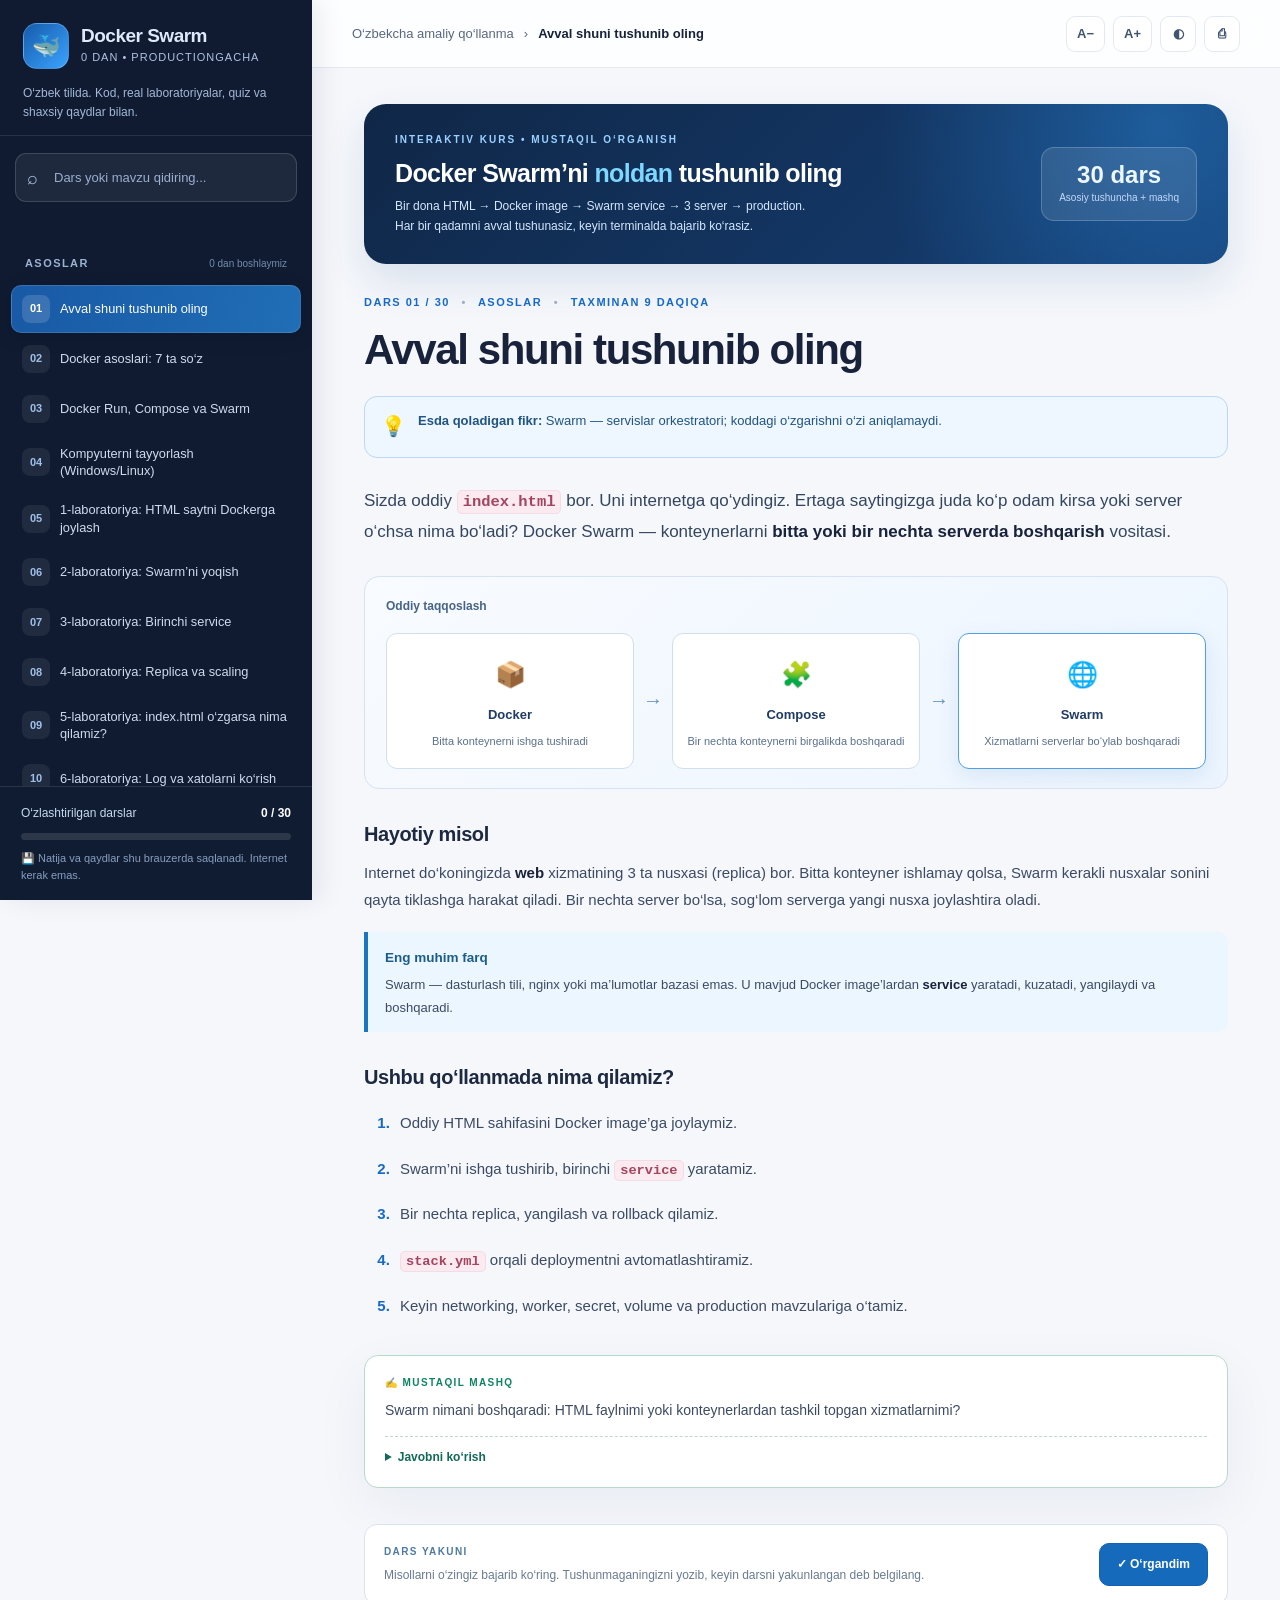
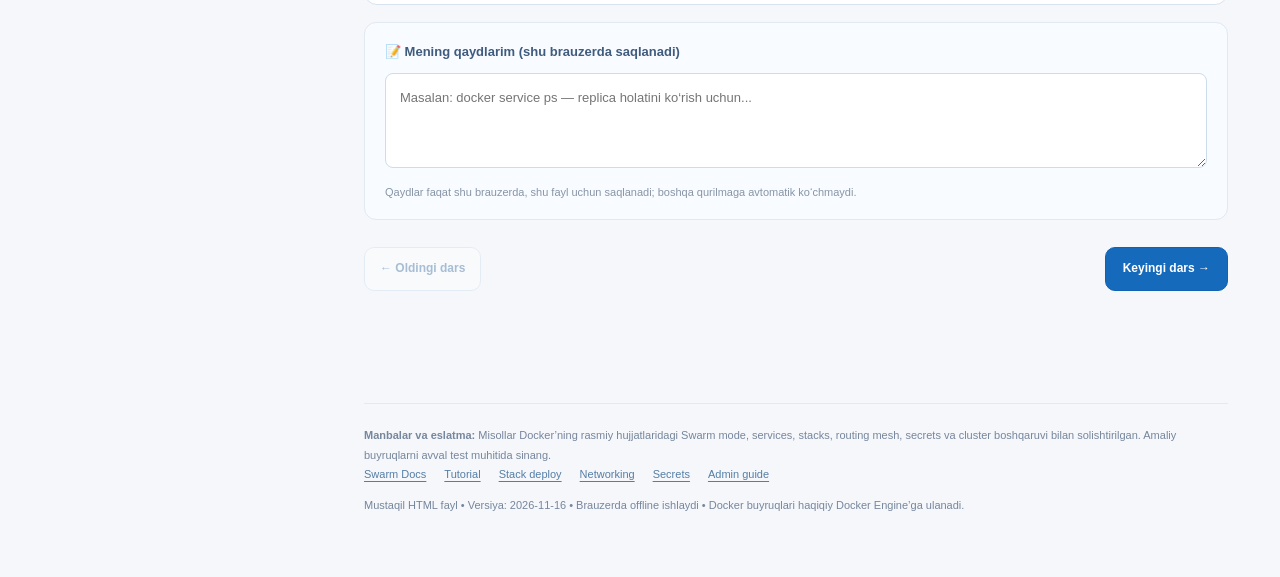
<file: new/3-docker_swarm.html>
<!DOCTYPE html>
<html lang="uz">
<head>
<meta charset="UTF-8">
<meta name="viewport" content="width=device-width, initial-scale=1">
<meta name="description" content="Docker Swarm 0 dan productiongacha: o‘zbekcha, 30 dars (4 ta kirish + 26 ta laboratoriya), kodlar, amaliyot va test. Internet talab qilinmaydi.">
<title>Docker Swarm 0 dan Productiongacha | Interaktiv O‘zbekcha Kurs</title>
<style>
:root{--bg:#f5f7fb;--card:#fff;--ink:#18223a;--muted:#59677e;--line:#e2e9f3;--accent:#1669c7;--accent-soft:#eaf3ff;--nav:#101b31;--nav2:#172a48;--green:#098567;--amber:#a96c0d;--red:#b43748;--code:#0d1729;--shadow:0 18px 55px rgba(25,45,85,.055);--font:16px}
*{box-sizing:border-box}html{scroll-behavior:smooth}body{margin:0;background:var(--bg);color:var(--ink);font-family:Segoe UI,Inter,Arial,sans-serif;font-size:var(--font);line-height:1.78}button,input,textarea{font:inherit}a{color:var(--accent);text-underline-offset:3px}button{cursor:pointer}button:focus-visible,a:focus-visible,input:focus-visible,textarea:focus-visible{outline:3px solid #69baff;outline-offset:2px}
.layout{min-height:100vh}.sidebar{width:312px;position:fixed;left:0;top:0;bottom:0;background:var(--nav);color:#dfe9fa;z-index:20;display:flex;flex-direction:column;box-shadow:8px 0 25px rgba(8,21,49,.08)}.brand{padding:23px 23px 14px;border-bottom:1px solid #ffffff1a}.brand-top{display:flex;align-items:center;gap:12px}.brand-mark{height:46px;width:46px;display:grid;place-items:center;border:1px solid #ffffff30;background:linear-gradient(135deg,#155bac,#3ba3ff);border-radius:14px;color:white;font-size:23px}.brand-title{font-size:19px;font-weight:800;letter-spacing:-.5px;line-height:1.25}.brand-sub{font-size:11px;color:#afc3e2;letter-spacing:1px;text-transform:uppercase}.brand-desc{font-size:12px;line-height:1.55;margin:15px 0 0;color:#a3b8d5}.sidebar-search{margin:17px 15px 6px;position:relative}.sidebar-search input{width:100%;background:#ffffff10;border:1px solid #ffffff25;border-radius:11px;padding:12px 12px 12px 38px;color:white;font-size:13px;outline:none}.sidebar-search input::placeholder{color:#9aaed0}.search-icon{position:absolute;left:12px;top:9px;color:#b4c9e6;font-size:18px}.search-count{font-size:11px;color:#a8c0dd;padding:0 21px 5px;min-height:20px}.sidebar-nav{overflow-y:auto;padding:4px 11px 25px;flex:1;scrollbar-width:thin;scrollbar-color:#3f5276 transparent}.group-label{display:flex;justify-content:space-between;align-items:center;color:#9cb2d2;font-weight:800;font-size:11px;letter-spacing:.13em;text-transform:uppercase;padding:22px 14px 9px}.group-label small{font-size:10px;letter-spacing:0;text-transform:none;font-weight:500;color:#708dad}.nav-link{width:100%;display:flex;align-items:center;gap:10px;border:1px solid transparent;background:transparent;color:#cfdbec;padding:9px 10px;border-radius:10px;text-align:left;margin:2px 0;line-height:1.35}.nav-link:hover{background:#ffffff10}.nav-link.active{background:linear-gradient(105deg,#1959a5,#206eb6);color:white;border-color:#ffffff22;box-shadow:0 4px 16px #07132350}.nav-num{font-size:11px;font-weight:800;background:#ffffff12;flex:none;width:28px;height:28px;display:grid;place-items:center;border-radius:8px;color:#9fbfe9}.nav-link.active .nav-num{background:#ffffff25;color:#fff}.nav-text{font-size:12.8px;font-weight:540;flex:1}.nav-check{display:none;color:#5be2b4;font-weight:bold}.nav-link.done .nav-check{display:block}.nav-link[hidden]{display:none!important}.nav-group:has(.nav-link:not([hidden])) .group-label{display:flex}.nav-group:not(:has(.nav-link:not([hidden]))){display:none}.sidebar-bottom{border-top:1px solid #ffffff1c;padding:16px 21px 17px;background:#101c31}.progress-head{display:flex;align-items:center;justify-content:space-between;font-size:12px;margin-bottom:9px;color:#c7d9f0}.progress-head strong{font-variant-numeric:tabular-nums;color:white}.progress-track{height:7px;background:#ffffff1e;border-radius:10px;overflow:hidden}.progress-fill{width:0%;height:100%;background:linear-gradient(90deg,#49b5ee,#41e0bb);transition:width .2s}.sidebar-tip{font-size:11px;color:#879ebf;line-height:1.5;margin-top:10px}
.page{margin-left:312px;min-height:100vh}.topbar{height:68px;display:flex;align-items:center;justify-content:space-between;padding:0 40px;border-bottom:1px solid var(--line);background:rgba(255,255,255,.82);backdrop-filter:blur(12px);position:sticky;top:0;z-index:12}.top-breadcrumb{display:flex;gap:10px;align-items:center;color:var(--muted);font-size:13px}.top-breadcrumb b{color:var(--ink);font-weight:650}.top-actions{display:flex;gap:8px;align-items:center}.tool-btn{border:1px solid var(--line);background:#fff;color:#41546e;border-radius:9px;min-width:36px;height:36px;padding:0 10px;font-size:13px;font-weight:700}.tool-btn:hover{background:var(--accent-soft)}.menu-btn{display:none}.content{max-width:1000px;margin:0 auto;padding:36px 52px 70px}.course-hero{background:radial-gradient(circle at 92% 14%,#2473bb99,transparent 35%),linear-gradient(135deg,#102747,#153f75);color:#fff;border-radius:22px;padding:27px 31px;display:flex;justify-content:space-between;align-items:center;gap:22px;margin-bottom:29px;box-shadow:0 18px 40px rgba(27,70,134,.12)}.hero-kicker{text-transform:uppercase;font-size:10px;font-weight:750;letter-spacing:2px;color:#9ad1ff}.course-hero h2{font-size:25px;line-height:1.3;letter-spacing:-.65px;margin:8px 0 8px}.course-hero p{font-size:12px;color:#d4e8ff;line-height:1.65;margin:0}.hero-pill{background:#ffffff1a;border:1px solid #ffffff34;color:#ecf7ff;border-radius:13px;padding:13px 17px;white-space:nowrap;text-align:center}.hero-pill strong{display:block;font-size:24px;line-height:1.2}.hero-pill small{display:block;font-size:10px;color:#c4dafa}
.lesson{display:none;animation:enter .24s ease-out}.lesson.active{display:block}@keyframes enter{from{opacity:.5;transform:translateY(6px)}to{opacity:1;transform:none}}.lesson-breadcrumb{font-size:11px;letter-spacing:1.5px;font-weight:800;color:var(--accent);text-transform:uppercase;margin-bottom:13px}.lesson-breadcrumb span{padding:0 7px;color:#a4acc0}.lesson h1{font-size:clamp(29px,3.4vw,42px);letter-spacing:-1.4px;line-height:1.18;margin:0 0 21px;font-weight:840}.micro-summary{border:1px solid #bad8f8;background:#eef6ff;border-radius:13px;display:flex;align-items:flex-start;gap:12px;padding:12px 16px;margin-bottom:27px}.micro-summary span{font-size:20px}.micro-summary p{margin:0;color:#205482;font-size:13px}.lesson-body{font-size:15px}.lesson-body .lead{font-size:17px;line-height:1.85;color:#34465e;margin:0 0 29px}.lesson-body h3{font-size:20px;letter-spacing:-.4px;line-height:1.4;margin:31px 0 12px;color:#1c2940}.lesson-body p{margin:10px 0 14px;color:#3c4b63}.lesson-body b,.lesson-body strong{color:var(--ink)}.lesson-body code:not(pre code),.ending-kicker code{font:600 .91em Consolas,Menlo,monospace;color:#a34460;background:#fbeaf0;border:1px solid #f3dce5;border-radius:5px;padding:2px 5px;overflow-wrap:anywhere}.lesson-body li{margin:9px 0;color:#3c4b63}.lesson-body ul{padding-left:25px}.steps{padding-left:30px;counter-reset:step}.steps>li{padding:4px 0 6px 6px}.steps>li::marker{color:var(--accent);font-weight:800}.two-cols,.challenge-grid{display:grid;grid-template-columns:repeat(2,minmax(0,1fr));gap:13px}.mini-panel,.challenge-grid>div{padding:17px 19px;border:1px solid var(--line);border-radius:12px;background:white}.mini-panel b,.challenge-grid b{color:var(--ink);font-size:16px}.mini-panel p,.challenge-grid p{font-size:13px;margin:9px 0 0}
.code-block{position:relative;background:var(--code);border-radius:13px;overflow:hidden;border:1px solid #203653;margin:17px 0 22px;box-shadow:0 12px 25px rgba(10,22,40,.12)}.code-head{display:flex;align-items:center;justify-content:space-between;border-bottom:1px solid #ffffff1c;color:#c4d5ee;font-size:11px;font-weight:750;letter-spacing:.25px;padding:10px 16px;background:#14233c}.code-head .lang{font-size:10px;color:#7c9abf;text-transform:uppercase;letter-spacing:1px}.code-block pre{margin:0;white-space:pre;overflow-x:auto;padding:22px 17px 27px;color:#e1efff;font:13px/1.68 Consolas,'Cascadia Code',Monaco,monospace;tab-size:2;scrollbar-width:thin;scrollbar-color:#456183 transparent}.code-block .copy{position:absolute;right:12px;bottom:10px;background:#ffffff12;border:1px solid #ffffff32;border-radius:7px;padding:5px 11px;font-size:11px;font-weight:800;color:#e7f3ff}.code-block .copy:hover{background:#ffffff30}.code-block .copy.copied{background:#207a67}.file-tree{font:14px/1.85 Consolas,monospace;background:#edf4fd;border:1px dashed #aac7e9;border-radius:11px;padding:17px 22px;color:#245482;white-space:nowrap;overflow-x:auto;margin:14px 0}.call{padding:14px 17px 13px;margin:19px 0;border-left:4px solid;border-radius:0 10px 10px 0}.call strong{font-size:13.5px;display:block}.call p{font-size:13px;line-height:1.72;margin:4px 0 0}.call.info{border-color:#1976bf;background:#ebf6fe}.call.warning{border-color:#cb8b23;background:#fff6e8}.call.danger{border-color:#c84454;background:#fff0f1}.call.info strong{color:#1c5c8b}.call.warning strong{color:#925b0a}.call.danger strong{color:#a82d3b}
.table-wrap{overflow-x:auto;border:1px solid var(--line);border-radius:12px;margin:18px 0;box-shadow:0 3px 12px #162d5705}.table-wrap table{width:100%;border-collapse:collapse;font-size:13px;background:white;line-height:1.58}.table-wrap th{background:#edf3fa;color:#374f6d;text-align:left;padding:12px 14px;min-width:110px;border-bottom:1px solid #dae5f1;font-weight:800}.table-wrap td{padding:11px 14px;border-bottom:1px solid #eef1f6;color:#35455f;vertical-align:top}.table-wrap tr:last-child td{border-bottom:none}.table-wrap tr:nth-child(2n){background:#fbfdff}.table-wrap td code{white-space:nowrap}.practice{background:#fff;border:1px solid #b9dacb;border-radius:14px;margin:29px 0;padding:18px 20px;box-shadow:var(--shadow)}.practice-tag{font-size:10px;font-weight:850;letter-spacing:1.4px;color:#0c8461}.practice p{font-size:14px;margin:7px 0 10px}.practice details{margin-top:13px;border-top:1px dashed #bed7d0;padding-top:10px}.practice summary{font-size:12px;font-weight:800;color:#126b57;cursor:pointer}.practice .answer{padding:10px 0 3px;font-size:13px;color:#3a4f4c}.practice .answer code{white-space:normal}
.visual{border:1px solid #d5e3f4;background:linear-gradient(135deg,#f8fbff,#ecf5ff);border-radius:15px;margin:23px 0;padding:19px 21px;overflow-x:auto}.visual-title{font-size:12px;font-weight:800;color:#456487;margin-bottom:15px}.diagram-cards{display:flex;align-items:stretch;justify-content:space-around;gap:9px;min-width:460px}.diagram-card{min-width:120px;flex:1;padding:18px 9px;background:#fff;border:1px solid #cfdfee;border-radius:11px;text-align:center;display:flex;flex-direction:column;gap:7px;justify-content:center}.diagram-card.selected{border-color:#50a0e3;box-shadow:0 7px 22px #1558a21a}.diagram-card b{font-size:13px;color:#203b64}.diagram-card small{font-size:11px;color:#59718b;line-height:1.5}.di-icon{font-size:25px}.diagram-arrow{align-self:center;color:#6293be;font-weight:900;font-size:20px}.diagram-caption{margin:12px 0 0!important;font-size:12px!important;color:#617c97!important}.chain{display:flex;align-items:center;justify-content:center;gap:9px;min-width:450px;flex-wrap:wrap}.chain>span,.network-diagram span,.pipeline span{background:white;border:1px solid #bad0ea;border-radius:9px;padding:10px 13px;color:#264e7b;font-size:12px;font-weight:800}.chain i,.network-diagram i,.pipeline i{font-style:normal;color:#3b79b4;font-weight:bold;font-size:12px}.node-graph{display:flex;justify-content:center;gap:13px}.node-graph.multi{flex-wrap:wrap}.node{min-width:140px;max-width:260px;flex:1;padding:17px;border-radius:12px;background:#fff;border:2px solid #b9d8ee;display:flex;gap:5px;flex-direction:column}.node.manager{border-color:#4e94e5;background:#eff7ff}.node.worker{border-color:#93c2d1}.node b{font-size:14px;color:#174b7f}.node small{color:#5d7d9d}.node span{font-size:11px;color:#556c85;line-height:1.4}.replica-grid{display:flex;gap:8px;flex-wrap:wrap;align-items:center}.replica-label{font-size:12px;font-weight:800;color:#1d6192;width:100%;margin-bottom:6px}.replica-item{flex:1;min-width:130px;border:1px solid #8ac0e9;background:white;border-radius:10px;text-align:center;padding:18px 10px;color:#256fa5;font-weight:800;font-size:13px}.release-flow,.network-diagram,.pipeline{display:flex;align-items:center;justify-content:center;gap:10px;min-width:420px}.release-flow>div{min-width:120px;border:1px solid #adc6e2;border-radius:10px;background:white;padding:13px;display:flex;flex-direction:column;gap:2px}.release-flow>div.release-new{border-color:#72b89b;background:#f4fffb}.release-flow small{font-size:10px;color:#65829d}.release-flow b{font-size:14px}.release-flow span{font-size:11px;color:#5b7790}.release-flow i{font-size:12px;font-style:normal;color:#477eaf}.roll-grid{min-width:450px;max-width:620px;margin:auto}.roll-r{display:flex;align-items:center;gap:6px;margin:7px 0}.roll-r span{width:88px;font-size:11px;color:#5c7490}.roll-r i{flex:1;text-align:center;font:700 11px Arial;font-style:normal;border-radius:6px;padding:8px}.roll-r .old{background:#dce9f8;color:#5279a3}.roll-r .new{background:#b9efdc;color:#1d8467}.network-diagram .net-node{border-color:#7ab3e9}.arch{max-width:750px;margin:auto;text-align:center}.arch-top{background:#224f85;color:#fff;border-radius:10px;padding:10px;font-size:13px;font-weight:750}.arch-down{font-size:20px;color:#4688bb}.arch-mid,.arch-bot{display:flex;gap:10px;justify-content:space-around}.arch-mid>div,.arch-bot>div{flex:1;border:1px solid #a7c8e8;background:#fff;border-radius:10px;padding:12px 7px;font-size:12px;font-weight:800;color:#275989}.arch-bot>div{border-color:#afd8cd;background:#fafffd;color:#2b7163}.arch small{font-size:10px;display:block;font-weight:500;color:#647b8a;line-height:1.5}.pipeline{flex-wrap:wrap;min-width:540px}.checklist{list-style:none;padding:0!important}.checklist li{position:relative;padding-left:31px}.checklist li::before{content:'✓';position:absolute;top:1px;left:2px;color:#0b9d77;font-weight:900}
.lesson-ending{display:flex;justify-content:space-between;align-items:center;gap:20px;border:1px solid #d6e4f1;background:white;border-radius:13px;padding:18px 19px;margin-top:36px}.ending-kicker{font-size:10px;color:#4e7aa3;font-weight:850;letter-spacing:1.4px}.lesson-ending p{font-size:12px;line-height:1.65;color:#687b92;margin:5px 0 0}.complete-btn,.primary-action{background:#166abc;border:1px solid #1262b3;border-radius:10px;padding:10px 17px;font-size:12px;font-weight:800;color:white;white-space:nowrap}.complete-btn.completed{background:#138263;border-color:#138263}.complete-btn:hover,.primary-action:hover{filter:brightness(1.1)}.notes-zone{background:#f8fbff;border:1px solid var(--line);border-radius:12px;padding:17px 20px;margin:17px 0 22px}.notes-zone label{display:block;font-size:13px;font-weight:800;color:#3f5c7d;margin-bottom:10px}.notes-zone textarea{width:100%;border:1px solid #cddceb;background:#fff;border-radius:8px;padding:12px 14px;outline:none;color:var(--ink);resize:vertical;font-size:13px}.notes-zone small{display:block;color:#8795a6;font-size:11px;margin-top:5px}.lesson-nav{display:flex;align-items:center;justify-content:space-between;gap:10px;margin:27px 0 30px}.ghost-action{background:white;color:#286295;border:1px solid #c8dbec;padding:10px 15px;border-radius:10px;font-size:12px;font-weight:800}.ghost-action:hover{background:#f2f8ff}.lesson-nav button:disabled{opacity:.38;cursor:not-allowed}
.quiz-question{margin:17px 0;padding:18px 20px;background:#fff;border:1px solid var(--line);border-radius:12px}.quiz-question h4{font-size:15px;margin:0 0 12px;line-height:1.5}.quiz-option{display:flex;align-items:flex-start;gap:10px;margin:7px 0;padding:9px 12px;background:#f6f9fd;border:1px solid #e7eef6;border-radius:8px;cursor:pointer;font-size:13px;color:#40536d;line-height:1.45}.quiz-option:hover{background:#eaf3ff}.quiz-option input{margin-top:3px;accent-color:var(--accent)}.quiz-feedback{font-size:12px;padding:9px 11px;border-radius:8px;margin-top:12px}.quiz-feedback.correct{background:#e8f9f1;color:#126745}.quiz-feedback.wrong{background:#fff0ee;color:#a3343e}.quiz-actions{display:flex;gap:10px;flex-wrap:wrap;margin:17px 0}.quiz-result{background:#f0f7ff;border:1px solid #c5dbf0;border-radius:11px;padding:15px;font-size:15px;margin:14px 0}.challenge-grid{grid-template-columns:repeat(3,minmax(0,1fr));margin:17px 0 22px}
.footer{max-width:1000px;margin:0 auto 0;padding:12px 52px 50px}.foot-inner{border-top:1px solid var(--line);padding:22px 0 0;color:#76869c;font-size:11px;line-height:1.8}.foot-inner a{color:#557ea5}.foot-inner .foot-links{display:flex;flex-wrap:wrap;gap:8px 18px}.mobile-overlay{display:none}
body.dark{--bg:#0d1422;--card:#182438;--ink:#e8f1ff;--muted:#a1b3cc;--line:#2c3b51;--accent:#68b1ff;--accent-soft:#1e3654;background:var(--bg);color:var(--ink)}body.dark .topbar{background:#101c2eeb}body.dark .tool-btn,body.dark .mini-panel,body.dark .challenge-grid>div,body.dark .practice,body.dark .lesson-ending,body.dark .table-wrap table,body.dark .table-wrap tr:nth-child(2n),body.dark .notes-zone textarea,body.dark .ghost-action,body.dark .quiz-question{background:#1a2b40;color:#cbd9eb}body.dark .lesson-body p,body.dark .lesson-body li,body.dark .lesson-body .lead,body.dark .table-wrap td,body.dark .quiz-option{color:#b4c7df}body.dark .micro-summary{background:#173351;border-color:#365c83}body.dark .micro-summary p{color:#bfdbfa}body.dark .table-wrap th{background:#253b55;color:#cfdded;border-color:#3c516c}body.dark .table-wrap td{border-color:#2c4057}body.dark .call.info{background:#193651}body.dark .call.warning{background:#3a301c}body.dark .call.danger{background:#3f252c}body.dark .call.info p,body.dark .call.warning p,body.dark .call.danger p{color:#d4e1ed}body.dark .call strong,body.dark .lesson-body strong{color:#eef6ff}body.dark .practice .answer{color:#e3f5ea}body.dark .visual{background:#13283f;border-color:#35526a}body.dark .diagram-card,body.dark .node,body.dark .replica-item,body.dark .release-flow>div,body.dark .chain span,body.dark .arch-mid>div,body.dark .arch-bot>div,body.dark .network-diagram span,body.dark .pipeline span{background:#213c5c;border-color:#42719b;color:#dceaff}body.dark .visual b{color:#e3edff}body.dark .diagram-card small,body.dark .node small,body.dark .node span,body.dark .diagram-caption,body.dark .arch small{color:#acc5e2!important}body.dark .quiz-option{background:#20364f;border-color:#334f6b}body.dark .notes-zone{background:#162337}body.dark .file-tree{background:#1f334e;color:#c0dfff;border-color:#4e708f}body.dark .lesson-body code:not(pre code){background:#3a2b3f;border-color:#604260;color:#ffadc9}body.dark .lesson-ending p{color:#a9bdd6}body.dark .practice p{color:#c6dbf1}
@media(max-width:1180px){.content{padding-left:35px;padding-right:35px}.footer{padding-left:35px;padding-right:35px}.topbar{padding-left:30px;padding-right:30px}.sidebar{width:275px}.page{margin-left:275px}}
@media(max-width:820px){.sidebar{transform:translateX(-105%);transition:transform .22s;width:min(330px,88vw)}body.mobile-nav-open .sidebar{transform:translateX(0)}.mobile-overlay{display:none;position:fixed;inset:0;background:#0b1429b8;z-index:15}body.mobile-nav-open .mobile-overlay{display:block}.page{margin-left:0}.menu-btn{display:inline-block}.topbar{padding:0 15px;height:60px}.top-breadcrumb{font-size:11px;gap:6px}.top-actions{gap:5px}.content{padding:24px 18px 40px}.footer{padding:5px 18px 36px}.course-hero{padding:23px 19px;border-radius:16px}.course-hero h2{font-size:20px}.hero-pill{display:none}.lesson h1{letter-spacing:-.7px}.two-cols,.challenge-grid{grid-template-columns:1fr}.lesson-ending{flex-direction:column;align-items:stretch}.lesson-ending .complete-btn{width:100%}}
@media(max-width:460px){.top-breadcrumb span:first-child{display:none}.course-hero h2{font-size:19px}.lesson-body{font-size:14px}.lesson-body .lead{font-size:15px}.code-block pre{font-size:11.5px}.lesson-nav button{padding:10px 11px}.visual{padding:13px}.lesson h1{font-size:28px}}
@media print{body{background:white!important;color:black!important;font-size:11px}.sidebar,.topbar,.mobile-overlay,.course-hero,.lesson-nav,.lesson-ending,.notes-zone,.copy,.quiz-actions{display:none!important}.page{margin-left:0!important}.content{max-width:none!important;padding:0!important}.lesson{display:block!important;break-before:page;animation:none!important}.lesson:first-of-type{break-before:auto}.lesson h1{font-size:26px!important}.lesson-body{font-size:11px!important}.code-block pre{white-space:pre-wrap!important;color:#000!important;background:#f1f3f5!important;font-size:10px}.code-block{box-shadow:none;background:#f5f5f5;border:1px solid #ccc}.code-head{background:#e1e5ea;color:black}.visual,.call,.practice,.table-wrap{break-inside:avoid}.footer{padding:0}.footer,.foot-inner{color:#555}}
</style>
</head>
<body>
<div class="layout">
<aside class="sidebar" id="sidebar" aria-label="Darslar navigatsiyasi">
  <div class="brand"><div class="brand-top"><div class="brand-mark">🐳</div><div><div class="brand-title">Docker Swarm</div><div class="brand-sub">0 dan • Productiongacha</div></div></div><p class="brand-desc">O‘zbek tilida. Kod, real laboratoriyalar, quiz va shaxsiy qaydlar bilan.</p></div>
  <div class="sidebar-search"><span class="search-icon">⌕</span><input id="lesson-search" type="search" placeholder="Dars yoki mavzu qidiring..." aria-label="Darsni qidirish" autocomplete="off"></div><div class="search-count" id="search-count"></div>
  <nav class="sidebar-nav" id="course-nav"><div class="nav-group"><div class="group-label">Asoslar <small>0 dan boshlaymiz</small></div><button class="nav-link" type="button" data-jump="boshlash" title="Avval shuni tushunib oling"><span class="nav-num">01</span><span class="nav-text">Avval shuni tushunib oling</span><span class="nav-check" aria-hidden="true">✓</span></button><button class="nav-link" type="button" data-jump="lugat" title="Docker asoslari: 7 ta so‘z"><span class="nav-num">02</span><span class="nav-text">Docker asoslari: 7 ta so‘z</span><span class="nav-check" aria-hidden="true">✓</span></button><button class="nav-link" type="button" data-jump="farq" title="Docker Run, Compose va Swarm"><span class="nav-num">03</span><span class="nav-text">Docker Run, Compose va Swarm</span><span class="nav-check" aria-hidden="true">✓</span></button><button class="nav-link" type="button" data-jump="tayyorgarlik" title="Kompyuterni tayyorlash (Windows/Linux)"><span class="nav-num">04</span><span class="nav-text">Kompyuterni tayyorlash (Windows/Linux)</span><span class="nav-check" aria-hidden="true">✓</span></button><button class="nav-link" type="button" data-jump="html-docker" title="1-laboratoriya: HTML saytni Dockerga joylash"><span class="nav-num">05</span><span class="nav-text">1-laboratoriya: HTML saytni Dockerga joylash</span><span class="nav-check" aria-hidden="true">✓</span></button><button class="nav-link" type="button" data-jump="init" title="2-laboratoriya: Swarm’ni yoqish"><span class="nav-num">06</span><span class="nav-text">2-laboratoriya: Swarm’ni yoqish</span><span class="nav-check" aria-hidden="true">✓</span></button><button class="nav-link" type="button" data-jump="service" title="3-laboratoriya: Birinchi service"><span class="nav-num">07</span><span class="nav-text">3-laboratoriya: Birinchi service</span><span class="nav-check" aria-hidden="true">✓</span></button><button class="nav-link" type="button" data-jump="replicas" title="4-laboratoriya: Replica va scaling"><span class="nav-num">08</span><span class="nav-text">4-laboratoriya: Replica va scaling</span><span class="nav-check" aria-hidden="true">✓</span></button><button class="nav-link" type="button" data-jump="update" title="5-laboratoriya: index.html o‘zgarsa nima qilamiz?"><span class="nav-num">09</span><span class="nav-text">5-laboratoriya: index.html o‘zgarsa nima qilamiz?</span><span class="nav-check" aria-hidden="true">✓</span></button><button class="nav-link" type="button" data-jump="tekshirish" title="6-laboratoriya: Log va xatolarni ko‘rish"><span class="nav-num">10</span><span class="nav-text">6-laboratoriya: Log va xatolarni ko‘rish</span><span class="nav-check" aria-hidden="true">✓</span></button></div><div class="nav-group"><div class="group-label">Oraliq <small>Amaliy boshqaruv</small></div><button class="nav-link" type="button" data-jump="stack" title="7-laboratoriya: stack.yml bilan birinchi deploy"><span class="nav-num">11</span><span class="nav-text">7-laboratoriya: stack.yml bilan birinchi deploy</span><span class="nav-check" aria-hidden="true">✓</span></button><button class="nav-link" type="button" data-jump="yaml" title="8-laboratoriya: YAML’ni o‘qishni o‘rganamiz"><span class="nav-num">12</span><span class="nav-text">8-laboratoriya: YAML’ni o‘qishni o‘rganamiz</span><span class="nav-check" aria-hidden="true">✓</span></button><button class="nav-link" type="button" data-jump="updaterollback" title="9-laboratoriya: Rolling update va rollback"><span class="nav-num">13</span><span class="nav-text">9-laboratoriya: Rolling update va rollback</span><span class="nav-check" aria-hidden="true">✓</span></button><button class="nav-link" type="button" data-jump="registry" title="10-laboratoriya: Registry va boshqa serverdagi image"><span class="nav-num">14</span><span class="nav-text">10-laboratoriya: Registry va boshqa serverdagi image</span><span class="nav-check" aria-hidden="true">✓</span></button><button class="nav-link" type="button" data-jump="multinode" title="11-laboratoriya: 3 ta serverdan Swarm qurish"><span class="nav-num">15</span><span class="nav-text">11-laboratoriya: 3 ta serverdan Swarm qurish</span><span class="nav-check" aria-hidden="true">✓</span></button><button class="nav-link" type="button" data-jump="network" title="12-laboratoriya: Overlay, ingress va DNS"><span class="nav-num">16</span><span class="nav-text">12-laboratoriya: Overlay, ingress va DNS</span><span class="nav-check" aria-hidden="true">✓</span></button><button class="nav-link" type="button" data-jump="go-api" title="13-laboratoriya: Go API’ni Swarm’da ishga tushirish"><span class="nav-num">17</span><span class="nav-text">13-laboratoriya: Go API’ni Swarm’da ishga tushirish</span><span class="nav-check" aria-hidden="true">✓</span></button><button class="nav-link" type="button" data-jump="config" title="14-laboratoriya: Docker Config bilan sozlamalar"><span class="nav-num">18</span><span class="nav-text">14-laboratoriya: Docker Config bilan sozlamalar</span><span class="nav-check" aria-hidden="true">✓</span></button><button class="nav-link" type="button" data-jump="secrets" title="15-laboratoriya: Password va Docker Secret"><span class="nav-num">19</span><span class="nav-text">15-laboratoriya: Password va Docker Secret</span><span class="nav-check" aria-hidden="true">✓</span></button><button class="nav-link" type="button" data-jump="volume" title="16-laboratoriya: Volume va PostgreSQL xavfi"><span class="nav-num">20</span><span class="nav-text">16-laboratoriya: Volume va PostgreSQL xavfi</span><span class="nav-check" aria-hidden="true">✓</span></button></div><div class="nav-group"><div class="group-label">Ilg‘or <small>Production va arxitektura</small></div><button class="nav-link" type="button" data-jump="health" title="17-laboratoriya: Healthcheck va restart"><span class="nav-num">21</span><span class="nav-text">17-laboratoriya: Healthcheck va restart</span><span class="nav-check" aria-hidden="true">✓</span></button><button class="nav-link" type="button" data-jump="resources" title="18-laboratoriya: CPU/RAM va placement"><span class="nav-num">22</span><span class="nav-text">18-laboratoriya: CPU/RAM va placement</span><span class="nav-check" aria-hidden="true">✓</span></button><button class="nav-link" type="button" data-jump="node-maint" title="19-laboratoriya: Node drain va servisni ko‘chirish"><span class="nav-num">23</span><span class="nav-text">19-laboratoriya: Node drain va servisni ko‘chirish</span><span class="nav-check" aria-hidden="true">✓</span></button><button class="nav-link" type="button" data-jump="security" title="20-laboratoriya: Swarm xavfsizligi"><span class="nav-num">24</span><span class="nav-text">20-laboratoriya: Swarm xavfsizligi</span><span class="nav-check" aria-hidden="true">✓</span></button><button class="nav-link" type="button" data-jump="deploy-flow" title="21-laboratoriya: Git push → production release"><span class="nav-num">25</span><span class="nav-text">21-laboratoriya: Git push → production release</span><span class="nav-check" aria-hidden="true">✓</span></button><button class="nav-link" type="button" data-jump="troubleshoot" title="22-laboratoriya: 10 ta real xatolik"><span class="nav-num">26</span><span class="nav-text">22-laboratoriya: 10 ta real xatolik</span><span class="nav-check" aria-hidden="true">✓</span></button><button class="nav-link" type="button" data-jump="prod-plan" title="23-laboratoriya: Production uchun haqiqiy arxitektura"><span class="nav-num">27</span><span class="nav-text">23-laboratoriya: Production uchun haqiqiy arxitektura</span><span class="nav-check" aria-hidden="true">✓</span></button><button class="nav-link" type="button" data-jump="ops" title="24-laboratoriya: Backup, manager quorum va audit"><span class="nav-num">28</span><span class="nav-text">24-laboratoriya: Backup, manager quorum va audit</span><span class="nav-check" aria-hidden="true">✓</span></button></div><div class="nav-group"><div class="group-label">Yakun <small>Takrorlash va test</small></div><button class="nav-link" type="button" data-jump="cheatsheet" title="25-laboratoriya: Buyruqlar va xavfsiz tozalash"><span class="nav-num">29</span><span class="nav-text">25-laboratoriya: Buyruqlar va xavfsiz tozalash</span><span class="nav-check" aria-hidden="true">✓</span></button><button class="nav-link" type="button" data-jump="final-quiz" title="26-laboratoriya: Bilimingizni sinang"><span class="nav-num">30</span><span class="nav-text">26-laboratoriya: Bilimingizni sinang</span><span class="nav-check" aria-hidden="true">✓</span></button></div></nav>
  <div class="sidebar-bottom"><div class="progress-head"><span>O‘zlashtirilgan darslar</span><strong id="progress-label">0 / 30</strong></div><div class="progress-track"><div class="progress-fill" id="progress-fill"></div></div><div class="sidebar-tip">💾 Natija va qaydlar shu brauzerda saqlanadi. Internet kerak emas.</div></div>
</aside>
<div class="mobile-overlay" id="mobile-overlay"></div>
<div class="page">
<header class="topbar"><div class="top-breadcrumb"><button class="tool-btn menu-btn" type="button" id="toggle-menu" aria-label="Menyuni ochish">☰</button><span>O‘zbekcha amaliy qo‘llanma</span><span>›</span><b id="current-crumb">Kirish</b></div><div class="top-actions"><button class="tool-btn" id="font-minus" type="button" title="Matnni kichraytirish">A−</button><button class="tool-btn" id="font-plus" type="button" title="Matnni kattalashtirish">A+</button><button class="tool-btn" id="theme-btn" type="button" title="Tungi rejim">◐</button><button class="tool-btn" id="print-btn" type="button" title="Chop etish / PDF">⎙</button></div></header>
<div class="content">
<div class="course-hero"><div><div class="hero-kicker">Interaktiv kurs • Mustaqil o‘rganish</div><h2>Docker Swarm’ni <span style="color:#7dd7ff">noldan</span> tushunib oling</h2><p>Bir dona HTML → Docker image → Swarm service → 3 server → production.<br>Har bir qadamni avval tushunasiz, keyin terminalda bajarib ko‘rasiz.</p></div><div class="hero-pill"><strong>30 dars</strong><small>Asosiy tushuncha + mashq</small></div></div>
<section class="lesson" data-lesson="boshlash" id="lesson-boshlash">
    <div class="lesson-breadcrumb">DARS 01 / 30 <span>•</span> Asoslar <span>•</span> taxminan 9 daqiqa</div>
    <h1>Avval shuni tushunib oling</h1>
    <div class="micro-summary"><span>💡</span><p><b>Esda qoladigan fikr:</b> Swarm — servislar orkestratori; koddagi o‘zgarishni o‘zi aniqlamaydi.</p></div>
    <div class="lesson-body">
<p class="lead">Sizda oddiy <code>index.html</code> bor. Uni internetga qo‘ydingiz. Ertaga saytingizga juda ko‘p odam kirsa yoki server o‘chsa nima bo‘ladi? Docker Swarm — konteynerlarni <b>bitta yoki bir nechta serverda boshqarish</b> vositasi.</p>
<div class="visual"><div class="visual-title">Oddiy taqqoslash</div><div class="diagram-cards"><div class="diagram-card"><span class="di-icon">📦</span><b>Docker</b><small>Bitta konteynerni ishga tushiradi</small></div><div class="diagram-arrow">→</div><div class="diagram-card"><span class="di-icon">🧩</span><b>Compose</b><small>Bir nechta konteynerni birgalikda boshqaradi</small></div><div class="diagram-arrow">→</div><div class="diagram-card selected"><span class="di-icon">🌐</span><b>Swarm</b><small>Xizmatlarni serverlar bo‘ylab boshqaradi</small></div></div></div>
<h3>Hayotiy misol</h3><p>Internet do‘koningizda <b>web</b> xizmatining 3 ta nusxasi (replica) bor. Bitta konteyner ishlamay qolsa, Swarm kerakli nusxalar sonini qayta tiklashga harakat qiladi. Bir nechta server bo‘lsa, sog‘lom serverga yangi nusxa joylashtira oladi.</p>
<div class="call info"><strong>Eng muhim farq</strong><p>Swarm — dasturlash tili, nginx yoki ma’lumotlar bazasi emas. U mavjud Docker image’lardan <b>service</b> yaratadi, kuzatadi, yangilaydi va boshqaradi.</p></div>
<h3>Ushbu qo‘llanmada nima qilamiz?</h3>
<ol class="steps"><li>Oddiy HTML sahifasini Docker image’ga joylaymiz.</li><li>Swarm’ni ishga tushirib, birinchi <code>service</code> yaratamiz.</li><li>Bir nechta replica, yangilash va rollback qilamiz.</li><li><code>stack.yml</code> orqali deploymentni avtomatlashtiramiz.</li><li>Keyin networking, worker, secret, volume va production mavzulariga o‘tamiz.</li></ol>
<div class="practice"><div class="practice-tag">✍️ MUSTAQIL MASHQ</div><p>Swarm nimani boshqaradi: HTML faylnimi yoki konteynerlardan tashkil topgan xizmatlarnimi?</p><details><summary>Javobni ko‘rish</summary><div class="answer"><b>Javob:</b> Swarm service va uning task/konteynerlarini boshqaradi; HTML manba kodini o‘zi kuzatib yangilamaydi.</div></details></div>
</div>
    <div class="lesson-ending"><div><div class="ending-kicker">DARS YAKUNI</div><p>Misollarni o‘zingiz bajarib ko‘ring. Tushunmaganingizni yozib, keyin darsni yakunlangan deb belgilang.</p></div><button class="complete-btn" type="button" data-complete="boshlash">✓ O‘rgandim</button></div>
    <div class="notes-zone"><label for="note-boshlash">📝 Mening qaydlarim (shu brauzerda saqlanadi)</label><textarea class="notes" id="note-boshlash" data-note="boshlash" placeholder="Masalan: docker service ps — replica holatini ko‘rish uchun..." rows="3"></textarea><small>Qaydlar faqat shu brauzerda, shu fayl uchun saqlanadi; boshqa qurilmaga avtomatik ko‘chmaydi.</small></div>
    <div class="lesson-nav"><button type="button" class="lesson-prev ghost-action">← Oldingi dars</button><button type="button" class="lesson-next primary-action">Keyingi dars →</button></div>
    </section><section class="lesson" data-lesson="lugat" id="lesson-lugat">
    <div class="lesson-breadcrumb">DARS 02 / 30 <span>•</span> Asoslar <span>•</span> taxminan 12 daqiqa</div>
    <h1>Docker asoslari: 7 ta so‘z</h1>
    <div class="micro-summary"><span>💡</span><p><b>Esda qoladigan fikr:</b> Image — paket, container — ishga tushgan nusxa; service — Swarm ta’rifi.</p></div>
    <div class="lesson-body">
<p class="lead">Swarmga o‘tishdan avval atamalarni oddiy tilda bilib oling. Ularning hammasini yodlash shart emas — yoningizda ma’lumotnoma bo‘lib tursin.</p>
<div class="table-wrap"><table><thead><tr><th>Atama</th><th>Juda oddiy ma’nosi</th><th>Misol</th></tr></thead><tbody><tr><td>Docker Engine</td><td>Konteynerlarni ishlatuvchi dastur</td><td>Serverdagi Docker</td></tr><tr><td>Dockerfile</td><td>Image’ni qanday yig‘ish retsepti</td><td><code>FROM nginx:alpine</code></td></tr><tr><td>Image</td><td>Dasturning tayyor, versiyalangan paketi</td><td><code>swarm-web:v1</code></td></tr><tr><td>Container</td><td>Image’dan ishga tushgan nusxa</td><td>Nginx ishlayotgan jarayon</td></tr><tr><td>Registry</td><td>Image’lar saqlanadigan manzil</td><td>Docker Hub / private registry</td></tr><tr><td>Service</td><td>Swarm boshqaradigan xizmat ta’rifi</td><td><code>web</code>: 3 ta replica</td></tr><tr><td>Task</td><td>Service nusxasini ishga tushirish vazifasi</td><td><code>web.1</code></td></tr><tr><td>Node</td><td>Swarmga qo‘shilgan server yoki VM</td><td><code>manager1</code></td></tr></tbody></table></div>
<div class="visual"><div class="chain"><span>index.html</span><i>+</i><span>Dockerfile</span><i>→</i><span>IMAGE v1</span><i>→</i><span>CONTAINER</span></div><p class="diagram-caption">Swarm oxirgi bosqichni <b>service → task → container</b> tartibida boshqaradi.</p></div>
<h3>5 ta asosiy buyruq</h3>
<div class="code-block"><div class="code-head"><span>Docker ishlashini tekshirish</span><span class="lang">bash</span></div><pre><code>docker --version
docker images
docker ps
docker ps -a
docker info</code></pre><button class="copy" type="button" aria-label="Kodni nusxalash">Nusxalash</button></div>
<p><code>docker images</code> — image’lar; <code>docker ps</code> — hozir ishlayotgan konteynerlar; <code>docker ps -a</code> — to‘xtaganlari ham; <code>docker info</code> — Engine holati.</p>
<div class="practice"><div class="practice-tag">✍️ MUSTAQIL MASHQ</div><p><code>image</code> bilan <code>container</code> o‘rtasidagi farqni bir jumla bilan ayting.</p><details><summary>Javobni ko‘rish</summary><div class="answer"><b>Image</b> — tayyor shablon/paket, <b>container</b> — shu paketdan ishga tushgan jarayon.</div></details></div>
</div>
    <div class="lesson-ending"><div><div class="ending-kicker">DARS YAKUNI</div><p>Misollarni o‘zingiz bajarib ko‘ring. Tushunmaganingizni yozib, keyin darsni yakunlangan deb belgilang.</p></div><button class="complete-btn" type="button" data-complete="lugat">✓ O‘rgandim</button></div>
    <div class="notes-zone"><label for="note-lugat">📝 Mening qaydlarim (shu brauzerda saqlanadi)</label><textarea class="notes" id="note-lugat" data-note="lugat" placeholder="Masalan: docker service ps — replica holatini ko‘rish uchun..." rows="3"></textarea><small>Qaydlar faqat shu brauzerda, shu fayl uchun saqlanadi; boshqa qurilmaga avtomatik ko‘chmaydi.</small></div>
    <div class="lesson-nav"><button type="button" class="lesson-prev ghost-action">← Oldingi dars</button><button type="button" class="lesson-next primary-action">Keyingi dars →</button></div>
    </section><section class="lesson" data-lesson="farq" id="lesson-farq">
    <div class="lesson-breadcrumb">DARS 03 / 30 <span>•</span> Asoslar <span>•</span> taxminan 10 daqiqa</div>
    <h1>Docker Run, Compose va Swarm</h1>
    <div class="micro-summary"><span>💡</span><p><b>Esda qoladigan fikr:</b> Compose lokal, stack deploy Swarm cluster xizmatlari uchun.</p></div>
    <div class="lesson-body">
<p class="lead">Uchalasini bir xil deb o‘ylamang. Turli vazifalar uchun ishlatiladi.</p>
<div class="table-wrap"><table><thead><tr><th>Buyruq</th><th>Nima qiladi?</th><th>Qachon qulay?</th></tr></thead><tbody><tr><td><code>docker run</code></td><td>Bitta container yaratadi</td><td>Tez sinash</td></tr><tr><td><code>docker compose up -d</code></td><td>Bir hostda bir nechta container</td><td>Lokal development</td></tr><tr><td><code>docker service create</code></td><td>Swarm’da bir service</td><td>Bir xizmatni boshqarish</td></tr><tr><td><code>docker stack deploy</code></td><td>Swarm’da ko‘p service’li stack</td><td>Deployment / production</td></tr></tbody></table></div>
<div class="code-block"><div class="code-head"><span>Terminalga yozing</span><span class="lang">bash</span></div><pre><code># Bitta container
docker run -d --name test-nginx -p 8090:80 nginx:alpine

# Sinovdan so‘ng tozalang
docker rm -f test-nginx</code></pre><button class="copy" type="button" aria-label="Kodni nusxalash">Nusxalash</button></div>
<p>Compose’da <code>docker compose up</code> desangiz, Docker Swarm mode yoqilgan taqdirda ham bu buyruq service’larni cluster bo‘ylab joylashtirmaydi. Swarm uchun <code>docker stack deploy</code> ishlatiladi.</p>
<div class="call warning"><strong>Muhim cheklov</strong><p><code>docker stack deploy</code> Compose formatidagi hamma yangi imkoniyatlarni bir xil qo‘llamaydi. Masalan, <code>build:</code> maydoni image yig‘ish uchun ishlatilmaydi. Avval image’ni <code>docker build</code> bilan yig‘ing.</p></div>
<div class="practice"><div class="practice-tag">✍️ MUSTAQIL MASHQ</div><p>3 ta serverga bir nechta service’ni joylash uchun qaysi buyruq mos?</p><details><summary>Javobni ko‘rish</summary><div class="answer"><code>docker stack deploy -c stack.yml myapp</code>.</div></details></div>
</div>
    <div class="lesson-ending"><div><div class="ending-kicker">DARS YAKUNI</div><p>Misollarni o‘zingiz bajarib ko‘ring. Tushunmaganingizni yozib, keyin darsni yakunlangan deb belgilang.</p></div><button class="complete-btn" type="button" data-complete="farq">✓ O‘rgandim</button></div>
    <div class="notes-zone"><label for="note-farq">📝 Mening qaydlarim (shu brauzerda saqlanadi)</label><textarea class="notes" id="note-farq" data-note="farq" placeholder="Masalan: docker service ps — replica holatini ko‘rish uchun..." rows="3"></textarea><small>Qaydlar faqat shu brauzerda, shu fayl uchun saqlanadi; boshqa qurilmaga avtomatik ko‘chmaydi.</small></div>
    <div class="lesson-nav"><button type="button" class="lesson-prev ghost-action">← Oldingi dars</button><button type="button" class="lesson-next primary-action">Keyingi dars →</button></div>
    </section><section class="lesson" data-lesson="tayyorgarlik" id="lesson-tayyorgarlik">
    <div class="lesson-breadcrumb">DARS 04 / 30 <span>•</span> Asoslar <span>•</span> taxminan 11 daqiqa</div>
    <h1>Kompyuterni tayyorlash (Windows/Linux)</h1>
    <div class="micro-summary"><span>💡</span><p><b>Esda qoladigan fikr:</b> 1 host bilan boshlang; 3 host faqat cluster bo‘limida kerak.</p></div>
    <div class="lesson-body">
<p class="lead">Birinchi 15 ta laboratoriya uchun <b>1 ta kompyuter</b> yetadi. Haqiqiy multi-node darslari uchun 2–3 ta Linux VM yoki server kerak bo‘ladi.</p>
<div class="two-cols"><div class="mini-panel"><b>Windows 11</b><p>Docker Desktop’ni o‘rnating, Linux container mode va Docker Engine ishga tushgan bo‘lsin. VS Code terminalida PowerShell orqali buyruqlarni bajara olasiz.</p><p>HTML fayllarni VS Code orqali yarating; Docker CLI esa terminaldan ishlaydi.</p></div><div class="mini-panel"><b>Ubuntu server</b><p>Docker Engine (server) va CLI o‘rnatilgan bo‘lishi kerak. SSH orqali kiring. Multi-node ishda barcha hostlar bir-biriga tarmoq orqali ulana olishi zarur.</p><p>Production’da Docker Engine uchun rasmiy install ko‘rsatmalaridan foydalaning.</p></div></div>
<div class="code-block"><div class="code-head"><span>Ishga tayyormi?</span><span class="lang">powershell / bash</span></div><pre><code>docker --version
docker info
docker run --rm hello-world</code></pre><button class="copy" type="button" aria-label="Kodni nusxalash">Nusxalash</button></div>
<h3>Natija qanday bo‘lishi kerak?</h3><p><code>hello-world</code> Docker image’ni olib, qisqa xabar chiqarib to‘xtaydi. <code>Cannot connect to the Docker daemon</code> chiqsa, Docker Desktop/Engine ishlamayapti yoki ulanishga ruxsat yo‘q.</p>
<div class="call info"><strong>Windows haqidagi eslatma</strong><p>Bu darslarda buyruqlar Docker CLI yordamida bajariladi. <code>printf</code>, <code>cat</code> va <code>curl</code> kabi ayrim shell buyruqlari PowerShell’da farq qiladi. Fayl yaratishni VS Code’da qilsangiz, misollar ham Windows, ham Linux’da osonroq bo‘ladi.</p></div>
<p><b>Rasmiy manba:</b> <a href="https://docs.docker.com/engine/install/" target="_blank" rel="noopener">Docker Engine o‘rnatish</a>.</p>
<div class="practice"><div class="practice-tag">✍️ MUSTAQIL MASHQ</div><p>Docker Engine ishlashini tekshiruvchi ikkita buyruq yozing.</p><details><summary>Javobni ko‘rish</summary><div class="answer"><code>docker info</code> va <code>docker run --rm hello-world</code>.</div></details></div>
</div>
    <div class="lesson-ending"><div><div class="ending-kicker">DARS YAKUNI</div><p>Misollarni o‘zingiz bajarib ko‘ring. Tushunmaganingizni yozib, keyin darsni yakunlangan deb belgilang.</p></div><button class="complete-btn" type="button" data-complete="tayyorgarlik">✓ O‘rgandim</button></div>
    <div class="notes-zone"><label for="note-tayyorgarlik">📝 Mening qaydlarim (shu brauzerda saqlanadi)</label><textarea class="notes" id="note-tayyorgarlik" data-note="tayyorgarlik" placeholder="Masalan: docker service ps — replica holatini ko‘rish uchun..." rows="3"></textarea><small>Qaydlar faqat shu brauzerda, shu fayl uchun saqlanadi; boshqa qurilmaga avtomatik ko‘chmaydi.</small></div>
    <div class="lesson-nav"><button type="button" class="lesson-prev ghost-action">← Oldingi dars</button><button type="button" class="lesson-next primary-action">Keyingi dars →</button></div>
    </section><section class="lesson" data-lesson="html-docker" id="lesson-html-docker">
    <div class="lesson-breadcrumb">DARS 05 / 30 <span>•</span> Asoslar <span>•</span> taxminan 18 daqiqa</div>
    <h1>1-laboratoriya: HTML saytni Dockerga joylash</h1>
    <div class="micro-summary"><span>💡</span><p><b>Esda qoladigan fikr:</b> index.html + Dockerfile → image → browser; keyin eski konteynerni o‘chiring.</p></div>
    <div class="lesson-body">
<p class="lead">Bu kursning eng muhim boshlang‘ich amaliyoti: HTML yozamiz, image quramiz va <code>localhost:8080</code> orqali ko‘ramiz. <b>Hozir Swarm shart emas.</b></p>
<h3>1-qadam. Papka yarating</h3>
<div class="code-block"><div class="code-head"><span>Loyiha papkasi</span><span class="lang">powershell / bash</span></div><pre><code>mkdir swarm-lab</code></pre><button class="copy" type="button" aria-label="Kodni nusxalash">Nusxalash</button></div>
<p>VS Code’da <code>swarm-lab</code> papkasini oching. Uning ichida quyidagi 2 ta fayl bo‘lsin:</p>
<div class="file-tree">📁 swarm-lab<br>├── 📄 index.html<br>└── 📄 Dockerfile</div>
<h3>2-qadam. index.html</h3>
<div class="code-block"><div class="code-head"><span>index.html ichiga yozing</span><span class="lang">html</span></div><pre><code>&lt;!doctype html&gt;
&lt;html lang=&quot;uz&quot;&gt;
&lt;head&gt;
  &lt;meta charset=&quot;utf-8&quot;&gt;
  &lt;title&gt;Mening Swarm saytim&lt;/title&gt;
&lt;/head&gt;
&lt;body&gt;
  &lt;h1&gt;Salom, Docker v1!&lt;/h1&gt;
  &lt;p&gt;Bu oddiy HTML sayt.&lt;/p&gt;
&lt;/body&gt;
&lt;/html&gt;</code></pre><button class="copy" type="button" aria-label="Kodni nusxalash">Nusxalash</button></div>
<h3>3-qadam. Dockerfile</h3>
<div class="code-block"><div class="code-head"><span>Dockerfile — kengaytmasiz fayl</span><span class="lang">dockerfile</span></div><pre><code>FROM nginx:alpine
COPY index.html /usr/share/nginx/html/index.html</code></pre><button class="copy" type="button" aria-label="Kodni nusxalash">Nusxalash</button></div>
<p><code>FROM</code> — tayyor nginx serveri asos bo‘ladi. <code>COPY</code> — siz yozgan HTML’ni nginx xizmat qiladigan papkaga qo‘yadi.</p>
<h3>4-qadam. Image yarating va ishga tushiring</h3>
<div class="code-block"><div class="code-head"><span>Terminalga yozing</span><span class="lang">powershell / bash</span></div><pre><code># Buyruqlarni swarm-lab ichida bajaring
docker build -t swarm-web:v1 .
docker run -d --name web-local -p 8080:80 swarm-web:v1

docker ps</code></pre><button class="copy" type="button" aria-label="Kodni nusxalash">Nusxalash</button></div>
<p>Endi brauzerda <a href="http://localhost:8080" target="_blank" rel="noopener">http://localhost:8080</a> ni oching. <b>Salom, Docker v1!</b> ko‘rinadi.</p>
<div class="call info"><strong>8080:80 nimani anglatadi?</strong><p>Chapdagi <b>8080</b> — kompyuteringizdagi port, o‘ngdagi <b>80</b> — container ichidagi nginx porti.</p></div>
<h3>5-qadam. Portni bo‘shating</h3>
<div class="code-block"><div class="code-head"><span>Keyingi dars uchun kerak</span><span class="lang">powershell / bash</span></div><pre><code>docker stop web-local
docker rm web-local</code></pre><button class="copy" type="button" aria-label="Kodni nusxalash">Nusxalash</button></div>
<div class="practice"><div class="practice-tag">✍️ MUSTAQIL MASHQ</div><p>HTMLdagi matnni v2 ga o‘zgartirib, yangi image qurish uchun qanday buyruq kerak?</p><details><summary>Javobni ko‘rish</summary><div class="answer"><code>docker build -t swarm-web:v2 .</code>. Eslab qoling: image yangilangani bilan eski ishlayotgan container avtomatik almashmaydi.</div></details></div>
</div>
    <div class="lesson-ending"><div><div class="ending-kicker">DARS YAKUNI</div><p>Misollarni o‘zingiz bajarib ko‘ring. Tushunmaganingizni yozib, keyin darsni yakunlangan deb belgilang.</p></div><button class="complete-btn" type="button" data-complete="html-docker">✓ O‘rgandim</button></div>
    <div class="notes-zone"><label for="note-html-docker">📝 Mening qaydlarim (shu brauzerda saqlanadi)</label><textarea class="notes" id="note-html-docker" data-note="html-docker" placeholder="Masalan: docker service ps — replica holatini ko‘rish uchun..." rows="3"></textarea><small>Qaydlar faqat shu brauzerda, shu fayl uchun saqlanadi; boshqa qurilmaga avtomatik ko‘chmaydi.</small></div>
    <div class="lesson-nav"><button type="button" class="lesson-prev ghost-action">← Oldingi dars</button><button type="button" class="lesson-next primary-action">Keyingi dars →</button></div>
    </section><section class="lesson" data-lesson="init" id="lesson-init">
    <div class="lesson-breadcrumb">DARS 06 / 30 <span>•</span> Asoslar <span>•</span> taxminan 12 daqiqa</div>
    <h1>2-laboratoriya: Swarm’ni yoqish</h1>
    <div class="micro-summary"><span>💡</span><p><b>Esda qoladigan fikr:</b> Bitta host — bitta manager; Swarm’ni o‘rganish uchun yetarli.</p></div>
    <div class="lesson-body">
<p class="lead">Endi Docker Engine’ga “menga Swarm boshqaruvi ham kerak” deymiz. Bitta kompyuteringiz <b>manager</b> bo‘ladi.</p>
<div class="code-block"><div class="code-head"><span>1 ta hostdagi oddiy Swarm</span><span class="lang">powershell / bash</span></div><pre><code>docker swarm init

docker info
docker node ls</code></pre><button class="copy" type="button" aria-label="Kodni nusxalash">Nusxalash</button></div>
<h3>Nimani ko‘rasiz?</h3><p>Terminal <code>Swarm initialized</code> deb yozadi. <code>docker node ls</code> chiqishida bitta node va <code>Leader</code> kabi manager holati bo‘ladi. Demak, Swarm ishga tushdi.</p>
<div class="call warning"><strong>IP bilan bog‘liq xato bo‘lsa</strong><p>Kompyuterda bir nechta tarmoq interfeysi bo‘lsa, <code>docker swarm init --advertise-addr &lt;HOST_IP&gt;</code> kerak bo‘lishi mumkin. Bu IP boshqa node’lardan ham kirish mumkin bo‘lgan host IP bo‘lishi kerak.</p></div>
<div class="visual"><div class="node-graph"><div class="node manager"><b>🧭 Sizning kompyuteringiz</b><small>Manager • Swarm</small><span>Service’larni qayerda ishga tushirishni hal qiladi</span></div></div></div>
<p>Manager ham odatda container ishlata oladi. Shuning uchun <b>1 ta manager’da ham 3 ta replica</b> qilishingiz mumkin, ammo bular hali 3 ta alohida server degani emas.</p>
<div class="practice"><div class="practice-tag">✍️ MUSTAQIL MASHQ</div><p><code>docker swarm init</code> qaytadan bajarilganda “already part of a swarm” desa nima bo‘lgan?</p><details><summary>Javobni ko‘rish</summary><div class="answer">Swarm allaqachon yoqilgan. <code>docker info</code> va <code>docker node ls</code> bilan tekshiring. Oddiy davom etish uchun qayta <code>init</code> shart emas.</div></details></div>
</div>
    <div class="lesson-ending"><div><div class="ending-kicker">DARS YAKUNI</div><p>Misollarni o‘zingiz bajarib ko‘ring. Tushunmaganingizni yozib, keyin darsni yakunlangan deb belgilang.</p></div><button class="complete-btn" type="button" data-complete="init">✓ O‘rgandim</button></div>
    <div class="notes-zone"><label for="note-init">📝 Mening qaydlarim (shu brauzerda saqlanadi)</label><textarea class="notes" id="note-init" data-note="init" placeholder="Masalan: docker service ps — replica holatini ko‘rish uchun..." rows="3"></textarea><small>Qaydlar faqat shu brauzerda, shu fayl uchun saqlanadi; boshqa qurilmaga avtomatik ko‘chmaydi.</small></div>
    <div class="lesson-nav"><button type="button" class="lesson-prev ghost-action">← Oldingi dars</button><button type="button" class="lesson-next primary-action">Keyingi dars →</button></div>
    </section><section class="lesson" data-lesson="service" id="lesson-service">
    <div class="lesson-breadcrumb">DARS 07 / 30 <span>•</span> Asoslar <span>•</span> taxminan 15 daqiqa</div>
    <h1>3-laboratoriya: Birinchi service</h1>
    <div class="micro-summary"><span>💡</span><p><b>Esda qoladigan fikr:</b> Service — desired state; Swarm task’lar orqali saqlab turadi.</p></div>
    <div class="lesson-body">
<p class="lead">Bizning <code>swarm-web:v1</code> image’ni endi oddiy <code>docker run</code> emas, <b>Swarm service</b> sifatida ishga tushiramiz.</p>
<div class="code-block"><div class="code-head"><span>Linux bash uchun ko‘p qatorli ko‘rinish</span><span class="lang">powershell / bash</span></div><pre><code>docker service create   --name web   --replicas 1   --publish published=8080,target=80   swarm-web:v1</code></pre><button class="copy" type="button" aria-label="Kodni nusxalash">Nusxalash</button></div>
<div class="call info"><strong>PowerShell’da bitta qatorda bajaring</strong><p><code>docker service create --name web --replicas 1 --publish published=8080,target=80 swarm-web:v1</code>. Bash’ning <code>\</code> qator davom ettirish belgisi PowerShell’da bir xil ishlamaydi.</p></div>
<h3>Natijani ko‘ring</h3>
<div class="code-block"><div class="code-head"><span>Terminalga yozing</span><span class="lang">powershell / bash</span></div><pre><code>docker service ls
docker service ps web
docker ps</code></pre><button class="copy" type="button" aria-label="Kodni nusxalash">Nusxalash</button></div>
<p><code>docker service ls</code> xizmatni ko‘rsatadi, masalan <code>1/1</code>. <code>docker service ps web</code> esa task’larni ko‘rsatadi. Sayt manzili yana <code>http://localhost:8080</code>.</p>
<div class="visual"><div class="chain"><span>Service: web</span><i>→</i><span>Task: web.1</span><i>→</i><span>Container: nginx</span></div></div>
<h3>Buyruqni bo‘laklarga ajratamiz</h3>
<div class="table-wrap"><table><thead><tr><th>Qism</th><th>Ma’nosi</th></tr></thead><tbody><tr><td><code>--name web</code></td><td>Xizmat nomi</td></tr><tr><td><code>--replicas 1</code></td><td>Bitta ishlayotgan nusxa kerak</td></tr><tr><td><code>--publish ...</code></td><td>Tashqaridan 8080, container ichida 80</td></tr><tr><td><code>swarm-web:v1</code></td><td>Image nomi va versiyasi</td></tr></tbody></table></div>
<div class="practice"><div class="practice-tag">✍️ MUSTAQIL MASHQ</div><p><code>docker run</code> bilan <code>docker service create</code> ning bosh farqi?</p><details><summary>Javobni ko‘rish</summary><div class="answer"><code>docker run</code> bitta container yaratadi; <code>docker service create</code> kerakli holatni belgilaydi va Swarm uni saqlashga harakat qiladi.</div></details></div>
</div>
    <div class="lesson-ending"><div><div class="ending-kicker">DARS YAKUNI</div><p>Misollarni o‘zingiz bajarib ko‘ring. Tushunmaganingizni yozib, keyin darsni yakunlangan deb belgilang.</p></div><button class="complete-btn" type="button" data-complete="service">✓ O‘rgandim</button></div>
    <div class="notes-zone"><label for="note-service">📝 Mening qaydlarim (shu brauzerda saqlanadi)</label><textarea class="notes" id="note-service" data-note="service" placeholder="Masalan: docker service ps — replica holatini ko‘rish uchun..." rows="3"></textarea><small>Qaydlar faqat shu brauzerda, shu fayl uchun saqlanadi; boshqa qurilmaga avtomatik ko‘chmaydi.</small></div>
    <div class="lesson-nav"><button type="button" class="lesson-prev ghost-action">← Oldingi dars</button><button type="button" class="lesson-next primary-action">Keyingi dars →</button></div>
    </section><section class="lesson" data-lesson="replicas" id="lesson-replicas">
    <div class="lesson-breadcrumb">DARS 08 / 30 <span>•</span> Asoslar <span>•</span> taxminan 13 daqiqa</div>
    <h1>4-laboratoriya: Replica va scaling</h1>
    <div class="micro-summary"><span>💡</span><p><b>Esda qoladigan fikr:</b> Scaling replica sonini o‘zgartiradi, serverlar sonini emas.</p></div>
    <div class="lesson-body">
<p class="lead">Tasavvur qiling, web servisga ko‘p odam kirdi. Bitta o‘rniga 3 ta nusxa ishlatmoqchisiz.</p>
<div class="code-block"><div class="code-head"><span>Terminalga yozing</span><span class="lang">powershell / bash</span></div><pre><code>docker service scale web=3

docker service ls
docker service ps web</code></pre><button class="copy" type="button" aria-label="Kodni nusxalash">Nusxalash</button></div>
<div class="visual"><div class="replica-grid"><div class="replica-label">SERVICE: web</div><div class="replica-item">📦 Replica 1</div><div class="replica-item">📦 Replica 2</div><div class="replica-item">📦 Replica 3</div></div><p class="diagram-caption">Uchtasi ham bitta serverda ishlashi mumkin. Boshqa node’lar qo‘shilsa, Swarm ularni turli node’larga rejalashtirishi mumkin.</p></div>
<p>Swarm’ning <b>desired state</b> tushunchasi: siz 3 ta kerak deysiz; bittasi yiqilsa, scheduler uni qayta yaratishga harakat qiladi.</p>
<div class="code-block"><div class="code-head"><span>Terminalga yozing</span><span class="lang">powershell / bash</span></div><pre><code># Endi 2 ta qilib kamaytiring
docker service scale web=2

docker service ps web</code></pre><button class="copy" type="button" aria-label="Kodni nusxalash">Nusxalash</button></div>
<div class="call warning"><strong>Nimani kafolatlamaydi?</strong><p>3 ta replica avtomatik ravishda “3 baravar tez” yoki “3 ta mustaqil server” degani emas. Hamma container bitta serverda bo‘lsa, o‘sha server o‘chishi bilan hammasi ishlamay qoladi. Ilova stateless bo‘lishi ham muhim.</p></div>
<div class="practice"><div class="practice-tag">✍️ MUSTAQIL MASHQ</div><p>Service’ni 5 nusxaga ko‘tarish uchun buyruqni yozing.</p><details><summary>Javobni ko‘rish</summary><div class="answer"><code>docker service scale web=5</code>.</div></details></div>
</div>
    <div class="lesson-ending"><div><div class="ending-kicker">DARS YAKUNI</div><p>Misollarni o‘zingiz bajarib ko‘ring. Tushunmaganingizni yozib, keyin darsni yakunlangan deb belgilang.</p></div><button class="complete-btn" type="button" data-complete="replicas">✓ O‘rgandim</button></div>
    <div class="notes-zone"><label for="note-replicas">📝 Mening qaydlarim (shu brauzerda saqlanadi)</label><textarea class="notes" id="note-replicas" data-note="replicas" placeholder="Masalan: docker service ps — replica holatini ko‘rish uchun..." rows="3"></textarea><small>Qaydlar faqat shu brauzerda, shu fayl uchun saqlanadi; boshqa qurilmaga avtomatik ko‘chmaydi.</small></div>
    <div class="lesson-nav"><button type="button" class="lesson-prev ghost-action">← Oldingi dars</button><button type="button" class="lesson-next primary-action">Keyingi dars →</button></div>
    </section><section class="lesson" data-lesson="update" id="lesson-update">
    <div class="lesson-breadcrumb">DARS 09 / 30 <span>•</span> Asoslar <span>•</span> taxminan 20 daqiqa</div>
    <h1>5-laboratoriya: index.html o‘zgarsa nima qilamiz?</h1>
    <div class="micro-summary"><span>💡</span><p><b>Esda qoladigan fikr:</b> Kod o‘zgarsa yangi image va yangi deployment kerak; git push yetarli emas.</p></div>
    <div class="lesson-body">
<p class="lead">Siz aynan shuni bilishingiz kerak: <b>ishlayotgan service’ga qo‘lda <code>index.html</code> nusxalash — to‘g‘ri release jarayoni emas.</b> Yangi image qurib, service image’ni yangilang.</p>
<h3>1-qadam. index.html’dagi sarlavhani yangilang</h3>
<div class="code-block"><div class="code-head"><span>Faqat h1 misoli; boshqa HTML kod qoladi</span><span class="lang">html</span></div><pre><code>&lt;h1&gt;Salom, Docker v2! Men Swarmni o‘rganyapman.&lt;/h1&gt;</code></pre><button class="copy" type="button" aria-label="Kodni nusxalash">Nusxalash</button></div>
<h3>2-qadam. Image v2 ni yarating</h3>
<div class="code-block"><div class="code-head"><span>Terminalga yozing</span><span class="lang">powershell / bash</span></div><pre><code>docker build -t swarm-web:v2 .
docker images</code></pre><button class="copy" type="button" aria-label="Kodni nusxalash">Nusxalash</button></div>
<p>Bu bosqich faqat yangi image yaratadi. <code>web</code> servisi hali <code>v1</code> bo‘lishi mumkin.</p>
<h3>3-qadam. Service versiyasini almashtiring</h3>
<div class="code-block"><div class="code-head"><span>Terminalga yozing</span><span class="lang">powershell / bash</span></div><pre><code>docker service update --image swarm-web:v2 web

docker service ps web
docker service inspect web --pretty</code></pre><button class="copy" type="button" aria-label="Kodni nusxalash">Nusxalash</button></div>
<p>Yangi task’lar <code>v2</code> image’dan boshlanadi. Bir necha soniyadan so‘ng <code>http://localhost:8080</code> da yangi matn chiqadi.</p>
<div class="visual"><div class="release-flow"><div><small>OLDIN</small><b>Image v1</b><span>Eski sayt</span></div><i>→ build → update →</i><div class="release-new"><small>KEYIN</small><b>Image v2</b><span>Yangi sayt</span></div></div></div>
<h3>4-qadam. Biror muammo bo‘lsa rollback</h3>
<div class="code-block"><div class="code-head"><span>Terminalga yozing</span><span class="lang">powershell / bash</span></div><pre><code>docker service update --rollback web

docker service ps web</code></pre><button class="copy" type="button" aria-label="Kodni nusxalash">Nusxalash</button></div>
<p>Bu service’ning oldingi update konfiguratsiyasiga qaytishga urinadi. Odatda v1 qaytadi. Keyingi darslarda avtomatik rollback sozlaymiz.</p>
<div class="call danger"><strong>Eng ko‘p xato</strong><p><code>git push</code> yoki lokal <code>index.html</code> ni saqlash Swarm’dagi ishchi container’ni avtomatik yangilamaydi. Ketma-ketlik: <b>kod → build → registry (multi-node bo‘lsa) → service/stack update</b>.</p></div>
<div class="practice"><div class="practice-tag">✍️ MUSTAQIL MASHQ</div><p>v3 chiqarmoqchisiz. Kamida 2 ta buyruqni ayting.</p><details><summary>Javobni ko‘rish</summary><div class="answer"><code>docker build -t swarm-web:v3 .</code> va <code>docker service update --image swarm-web:v3 web</code>. Multi-node cluster’da avval registry’ga push ham kerak.</div></details></div>
</div>
    <div class="lesson-ending"><div><div class="ending-kicker">DARS YAKUNI</div><p>Misollarni o‘zingiz bajarib ko‘ring. Tushunmaganingizni yozib, keyin darsni yakunlangan deb belgilang.</p></div><button class="complete-btn" type="button" data-complete="update">✓ O‘rgandim</button></div>
    <div class="notes-zone"><label for="note-update">📝 Mening qaydlarim (shu brauzerda saqlanadi)</label><textarea class="notes" id="note-update" data-note="update" placeholder="Masalan: docker service ps — replica holatini ko‘rish uchun..." rows="3"></textarea><small>Qaydlar faqat shu brauzerda, shu fayl uchun saqlanadi; boshqa qurilmaga avtomatik ko‘chmaydi.</small></div>
    <div class="lesson-nav"><button type="button" class="lesson-prev ghost-action">← Oldingi dars</button><button type="button" class="lesson-next primary-action">Keyingi dars →</button></div>
    </section><section class="lesson" data-lesson="tekshirish" id="lesson-tekshirish">
    <div class="lesson-breadcrumb">DARS 10 / 30 <span>•</span> Asoslar <span>•</span> taxminan 13 daqiqa</div>
    <h1>6-laboratoriya: Log va xatolarni ko‘rish</h1>
    <div class="micro-summary"><span>💡</span><p><b>Esda qoladigan fikr:</b> Avval service ls → service ps → logs → inspect yo‘li bilan tekshiring.</p></div>
    <div class="lesson-body">
<p class="lead">Production’da “service ishlamayapti” deganda qayerdan boshlashni biling.</p>
<div class="code-block"><div class="code-head"><span>Terminalga yozing</span><span class="lang">powershell / bash</span></div><pre><code>docker service ls
docker service ps --no-trunc web
docker service logs --tail 50 web
docker service inspect web --pretty
docker node ls</code></pre><button class="copy" type="button" aria-label="Kodni nusxalash">Nusxalash</button></div>
<div class="table-wrap"><table><thead><tr><th>Muammo</th><th>Birinchi tekshiruv</th></tr></thead><tbody><tr><td>Service 0/3 ko‘rsatadi</td><td><code>docker service ps --no-trunc web</code></td></tr><tr><td>Xato loglarni ko‘rish</td><td><code>docker service logs web</code></td></tr><tr><td>Service sozlamalarini ko‘rish</td><td><code>docker service inspect web --pretty</code></td></tr><tr><td>Container qayerda?</td><td><code>docker service ps web</code> → NODE</td></tr><tr><td>Host konteyneri</td><td>O‘sha hostda <code>docker ps</code></td></tr></tbody></table></div>
<div class="call info"><strong>docker ps nega yetarli emas?</strong><p><code>docker ps</code> faqat joriy hostdagi konteynerlarni ko‘rsatadi. <code>docker service ps</code> Swarm bo‘yicha task’lar holatini manager’dan ko‘rsatadi.</p></div>
<p>Loglar ilova <code>stdout/stderr</code> ga yozsa va mos logging driver bo‘lsa ko‘rinadi. Node yo‘qolganida yoki maxsus logging tizimlarida qo‘shimcha observability kerak bo‘ladi.</p>
<div class="practice"><div class="practice-tag">✍️ MUSTAQIL MASHQ</div><p>Nega 3 worker node bo‘lgan klasterda manager’dagi docker ps faqat 0 ta web konteyner ko‘rsatishi mumkin?</p><details><summary>Javobni ko‘rish</summary><div class="answer">Chunki task’lar boshqa worker node’larda ishlayotgan bo‘lishi mumkin. <code>docker service ps web</code> dan node’ni toping.</div></details></div>
</div>
    <div class="lesson-ending"><div><div class="ending-kicker">DARS YAKUNI</div><p>Misollarni o‘zingiz bajarib ko‘ring. Tushunmaganingizni yozib, keyin darsni yakunlangan deb belgilang.</p></div><button class="complete-btn" type="button" data-complete="tekshirish">✓ O‘rgandim</button></div>
    <div class="notes-zone"><label for="note-tekshirish">📝 Mening qaydlarim (shu brauzerda saqlanadi)</label><textarea class="notes" id="note-tekshirish" data-note="tekshirish" placeholder="Masalan: docker service ps — replica holatini ko‘rish uchun..." rows="3"></textarea><small>Qaydlar faqat shu brauzerda, shu fayl uchun saqlanadi; boshqa qurilmaga avtomatik ko‘chmaydi.</small></div>
    <div class="lesson-nav"><button type="button" class="lesson-prev ghost-action">← Oldingi dars</button><button type="button" class="lesson-next primary-action">Keyingi dars →</button></div>
    </section><section class="lesson" data-lesson="stack" id="lesson-stack">
    <div class="lesson-breadcrumb">DARS 11 / 30 <span>•</span> Oraliq <span>•</span> taxminan 19 daqiqa</div>
    <h1>7-laboratoriya: stack.yml bilan birinchi deploy</h1>
    <div class="micro-summary"><span>💡</span><p><b>Esda qoladigan fikr:</b> YAML + stack deploy — takrorlanadigan deployment; stack servislarga prefix qo‘shadi.</p></div>
    <div class="lesson-body">
<p class="lead">Har safar uzun <code>docker service create</code> yozish o‘rniga barcha sozlamalarni YAML faylida saqlaymiz.</p>
<div class="call warning"><strong>Avval 8080 portini bo‘shating</strong><p>Oldingi <code>web</code> service hali 8080 portni ishlatayotgan bo‘lishi mumkin. <code>docker service rm web</code> ni bajaring, keyin stack’ni deploy qiling.</p></div>
<h3>1-qadam. stack.yml faylini yarating</h3>
<div class="code-block"><div class="code-head"><span>stack.yml</span><span class="lang">yaml</span></div><pre><code>version: &quot;3.8&quot;
services:
  web:
    image: swarm-web:v2
    ports:
      - &quot;8080:80&quot;
    deploy:
      replicas: 3
      update_config:
        parallelism: 1
        delay: 5s
        order: start-first
      restart_policy:
        condition: any</code></pre><button class="copy" type="button" aria-label="Kodni nusxalash">Nusxalash</button></div>
<h3>2-qadam. Deploy qiling</h3>
<div class="code-block"><div class="code-head"><span>Terminalga yozing</span><span class="lang">powershell / bash</span></div><pre><code>docker service rm web
docker stack deploy -c stack.yml demo

docker stack ls
docker stack services demo
docker stack ps demo</code></pre><button class="copy" type="button" aria-label="Kodni nusxalash">Nusxalash</button></div>
<p>Swarm stack nomini prefix sifatida qo‘shadi: <code>demo_web</code>. Sayt <code>http://localhost:8080</code> da ishlaydi.</p>
<h3>3-qadam. Replica sonini o‘zgartiring</h3><p><code>replicas: 3</code> ni <code>replicas: 4</code> ga almashtirib, shu buyruqni takrorlang:</p>
<div class="code-block"><div class="code-head"><span>Terminalga yozing</span><span class="lang">powershell / bash</span></div><pre><code>docker stack deploy -c stack.yml demo
docker stack services demo</code></pre><button class="copy" type="button" aria-label="Kodni nusxalash">Nusxalash</button></div>
<h3>4-qadam. Yangi image uchun</h3><p>Yangi image yaratib, <code>image: swarm-web:v3</code> deb yozing va <code>docker stack deploy</code> ni qayta bajaring. <b>Build</b> va <b>deploy</b> alohida bosqichlar.</p>
<div class="call info"><strong>Compose format cheklovi</strong><p>Swarm <code>docker stack deploy</code> Compose faylining legacy v3 imkoniyatlarini ishlatadi; barcha zamonaviy Compose kalitlari qo‘llanmaydi. <code>build:</code> stack deployment paytida image yig‘maydi.</p></div>
<div class="practice"><div class="practice-tag">✍️ MUSTAQIL MASHQ</div><p>Nega <code>docker service logs web</code> endi ishlamasligi mumkin?</p><details><summary>Javobni ko‘rish</summary><div class="answer">Stack servisga <code>demo_web</code> nomini beradi. <code>docker service logs demo_web</code> deb yozing.</div></details></div>
</div>
    <div class="lesson-ending"><div><div class="ending-kicker">DARS YAKUNI</div><p>Misollarni o‘zingiz bajarib ko‘ring. Tushunmaganingizni yozib, keyin darsni yakunlangan deb belgilang.</p></div><button class="complete-btn" type="button" data-complete="stack">✓ O‘rgandim</button></div>
    <div class="notes-zone"><label for="note-stack">📝 Mening qaydlarim (shu brauzerda saqlanadi)</label><textarea class="notes" id="note-stack" data-note="stack" placeholder="Masalan: docker service ps — replica holatini ko‘rish uchun..." rows="3"></textarea><small>Qaydlar faqat shu brauzerda, shu fayl uchun saqlanadi; boshqa qurilmaga avtomatik ko‘chmaydi.</small></div>
    <div class="lesson-nav"><button type="button" class="lesson-prev ghost-action">← Oldingi dars</button><button type="button" class="lesson-next primary-action">Keyingi dars →</button></div>
    </section><section class="lesson" data-lesson="yaml" id="lesson-yaml">
    <div class="lesson-breadcrumb">DARS 12 / 30 <span>•</span> Oraliq <span>•</span> taxminan 14 daqiqa</div>
    <h1>8-laboratoriya: YAML’ni o‘qishni o‘rganamiz</h1>
    <div class="micro-summary"><span>💡</span><p><b>Esda qoladigan fikr:</b> YAML bo‘shliqlarga sezgir; deploy sozlamalari deploy: ichida.</p></div>
    <div class="lesson-body">
<p class="lead"><code>stack.yml</code> — oddiy matn fayl. Eng muhim qoidasi: <b>bo‘sh joy (indentation)</b> tuzilmani bildiradi. Tab emas, space ishlating.</p>
<div class="code-block"><div class="code-head"><span>Minimal misol</span><span class="lang">yaml</span></div><pre><code>version: &quot;3.8&quot;
services:
  web:
    image: nginx:alpine
    ports:
      - &quot;8080:80&quot;
    environment:
      APP_ENV: production
    deploy:
      replicas: 2
      resources:
        limits:
          cpus: &quot;0.50&quot;
          memory: 128M</code></pre><button class="copy" type="button" aria-label="Kodni nusxalash">Nusxalash</button></div>
<div class="table-wrap"><table><thead><tr><th>Kalit</th><th>Ma’nosi</th></tr></thead><tbody><tr><td><code>services</code></td><td>Qaysi xizmatlar bor?</td></tr><tr><td><code>image</code></td><td>Qaysi tayyor image ishlaydi?</td></tr><tr><td><code>ports</code></td><td>Qaysi port orqali kiramiz?</td></tr><tr><td><code>environment</code></td><td>Oddiy muhit o‘zgaruvchilari</td></tr><tr><td><code>deploy.replicas</code></td><td>Nechta nusxa kerak?</td></tr><tr><td><code>resources.limits</code></td><td>CPU/RAM iste’moli limiti</td></tr></tbody></table></div>
<div class="code-block"><div class="code-head"><span>Deploy’dan oldin tekshiring</span><span class="lang">powershell / bash</span></div><pre><code># YAML qiymatlarini tekshirib ko‘rish
docker stack config -c stack.yml</code></pre><button class="copy" type="button" aria-label="Kodni nusxalash">Nusxalash</button></div>
<p><code>docker stack config</code> faylni parse qilib, yakuniy shaklini ko‘rsatadi. Biroq bu ishga tushishiga 100% kafolat emas: image, port, resurs va node’larni ham tekshirish kerak.</p>
<div class="call warning"><strong>YAML sintaksisi</strong><p><code>replicas</code> noto‘g‘ri joyga qo‘yilsa yoki <code>ports</code> indentatsiyasi buzilsa, Docker xato qaytaradi. VS Code YAML extension yordam beradi.</p></div>
<div class="practice"><div class="practice-tag">✍️ MUSTAQIL MASHQ</div><p>YAML orqali web xizmatining nusxasini 5 ta qilish uchun qaysi qator o‘zgaradi?</p><details><summary>Javobni ko‘rish</summary><div class="answer"><code>services.web.deploy.replicas: 5</code>. So‘ng <code>docker stack deploy -c stack.yml demo</code>.</div></details></div>
</div>
    <div class="lesson-ending"><div><div class="ending-kicker">DARS YAKUNI</div><p>Misollarni o‘zingiz bajarib ko‘ring. Tushunmaganingizni yozib, keyin darsni yakunlangan deb belgilang.</p></div><button class="complete-btn" type="button" data-complete="yaml">✓ O‘rgandim</button></div>
    <div class="notes-zone"><label for="note-yaml">📝 Mening qaydlarim (shu brauzerda saqlanadi)</label><textarea class="notes" id="note-yaml" data-note="yaml" placeholder="Masalan: docker service ps — replica holatini ko‘rish uchun..." rows="3"></textarea><small>Qaydlar faqat shu brauzerda, shu fayl uchun saqlanadi; boshqa qurilmaga avtomatik ko‘chmaydi.</small></div>
    <div class="lesson-nav"><button type="button" class="lesson-prev ghost-action">← Oldingi dars</button><button type="button" class="lesson-next primary-action">Keyingi dars →</button></div>
    </section><section class="lesson" data-lesson="updaterollback" id="lesson-updaterollback">
    <div class="lesson-breadcrumb">DARS 13 / 30 <span>•</span> Oraliq <span>•</span> taxminan 17 daqiqa</div>
    <h1>9-laboratoriya: Rolling update va rollback</h1>
    <div class="micro-summary"><span>💡</span><p><b>Esda qoladigan fikr:</b> Rolling update xizmatni bosqichma-bosqich almashtiradi; rollback oldingi konfiguratsiyaga qaytadi.</p></div>
    <div class="lesson-body">
<p class="lead">5 ta replica ishlayapti deb o‘ylang. Hammasini bir zumda to‘xtatib yangilash o‘rniga ketma-ket almashtirasiz. Bu <b>rolling update</b>.</p>
<div class="code-block"><div class="code-head"><span>stack.yml ichida web servisining deploy qismi</span><span class="lang">yaml</span></div><pre><code>deploy:
  replicas: 5
  update_config:
    parallelism: 1
    delay: 10s
    order: start-first
    failure_action: rollback
    monitor: 20s
  rollback_config:
    parallelism: 1
    delay: 5s
    order: start-first</code></pre><button class="copy" type="button" aria-label="Kodni nusxalash">Nusxalash</button></div>
<div class="visual"><div class="roll-grid"><div class="roll-r"><span>1-bosqich</span><i class="old">v1</i><i class="old">v1</i><i class="old">v1</i><i class="old">v1</i><i class="new">v2</i></div><div class="roll-r"><span>2-bosqich</span><i class="old">v1</i><i class="old">v1</i><i class="old">v1</i><i class="new">v2</i><i class="new">v2</i></div><div class="roll-r"><span>... yakun</span><i class="new">v2</i><i class="new">v2</i><i class="new">v2</i><i class="new">v2</i><i class="new">v2</i></div></div><p class="diagram-caption">Sxema tushuntirish uchun soddalashtirilgan: task’lar real holatda vaqti-vaqti bilan overlap qilishi mumkin.</p></div>
<div class="table-wrap"><table><thead><tr><th>Sozlama</th><th>Nima qiladi?</th></tr></thead><tbody><tr><td>parallelism: 1</td><td>Bir paytda bitta task yangilanadi</td></tr><tr><td>delay: 10s</td><td>Partiyalar o‘rtasidagi kutish</td></tr><tr><td>order: start-first</td><td>Yangisini oldin boshlashga harakat qiladi</td></tr><tr><td>failure_action: rollback</td><td>Update muvaffaqiyatsiz bo‘lsa avvalgi konfiguratsiyaga qaytadi</td></tr><tr><td>monitor: 20s</td><td>Task update’idan keyingi xatolarni kuzatish oynasi</td></tr></tbody></table></div>
<h3>Amalda</h3>
<div class="code-block"><div class="code-head"><span>Terminalga yozing</span><span class="lang">powershell / bash</span></div><pre><code># stack.yml image tagini v3 ga almashtirgach:
docker stack deploy -c stack.yml demo

docker service ps demo_web

# Qo‘lda qaytarish kerak bo‘lsa:
docker service update --rollback demo_web</code></pre><button class="copy" type="button" aria-label="Kodni nusxalash">Nusxalash</button></div>
<div class="call danger"><strong>Zero downtime haqida</strong><p><code>start-first</code> va replica’lar borligi o‘zi uzluksizlikni kafolatlamaydi. Readiness, healthcheck, yetarli resurs, tarmoq va ilova to‘g‘ri shutdown qilishini ham hisobga oling. Bitta replica + database migration ko‘pincha xavfliroq.</p></div>
<div class="practice"><div class="practice-tag">✍️ MUSTAQIL MASHQ</div><p>5 replica, parallelism 1 bo‘lsa bir vaqtda nechta task yangilanadi?</p><details><summary>Javobni ko‘rish</summary><div class="answer">Bittadan. <code>start-first</code> holatida yangi va eski task qisqa vaqt birga mavjud bo‘lishi mumkin.</div></details></div>
</div>
    <div class="lesson-ending"><div><div class="ending-kicker">DARS YAKUNI</div><p>Misollarni o‘zingiz bajarib ko‘ring. Tushunmaganingizni yozib, keyin darsni yakunlangan deb belgilang.</p></div><button class="complete-btn" type="button" data-complete="updaterollback">✓ O‘rgandim</button></div>
    <div class="notes-zone"><label for="note-updaterollback">📝 Mening qaydlarim (shu brauzerda saqlanadi)</label><textarea class="notes" id="note-updaterollback" data-note="updaterollback" placeholder="Masalan: docker service ps — replica holatini ko‘rish uchun..." rows="3"></textarea><small>Qaydlar faqat shu brauzerda, shu fayl uchun saqlanadi; boshqa qurilmaga avtomatik ko‘chmaydi.</small></div>
    <div class="lesson-nav"><button type="button" class="lesson-prev ghost-action">← Oldingi dars</button><button type="button" class="lesson-next primary-action">Keyingi dars →</button></div>
    </section><section class="lesson" data-lesson="registry" id="lesson-registry">
    <div class="lesson-breadcrumb">DARS 14 / 30 <span>•</span> Oraliq <span>•</span> taxminan 19 daqiqa</div>
    <h1>10-laboratoriya: Registry va boshqa serverdagi image</h1>
    <div class="micro-summary"><span>💡</span><p><b>Esda qoladigan fikr:</b> Multi-node uchun image’ni registry’da saqlang, aniq release tag ishlating.</p></div>
    <div class="lesson-body">
<p class="lead">Siz lokal kompyuterda <code>swarm-web:v3</code> yig‘dingiz. Boshqa server bu image’ni <b>ko‘ra olmaydi</b>. Uni umumiy registry’ga joylash kerak.</p>
<div class="visual"><div class="diagram-cards"><div class="diagram-card"><b>💻 Developer</b><small>docker build</small></div><div class="diagram-arrow">→</div><div class="diagram-card selected"><b>☁️ Registry</b><small>docker push</small></div><div class="diagram-arrow">→</div><div class="diagram-card"><b>🖥️ Worker</b><small>docker pull</small></div></div></div>
<h3>Docker Hub orqali amaliy misol</h3><p>Quyidagi <code>YOUR_DOCKERHUB_USER</code> o‘rniga o‘z profilingizni yozing. Docker Hub’dagi repository va huquqlarni oldindan sozlang.</p>
<div class="code-block"><div class="code-head"><span>Linux bash: image push va service update</span><span class="lang">powershell / bash</span></div><pre><code>docker login

docker build -t YOUR_DOCKERHUB_USER/swarm-web:v3 .
docker push YOUR_DOCKERHUB_USER/swarm-web:v3

docker service update   --image YOUR_DOCKERHUB_USER/swarm-web:v3   demo_web</code></pre><button class="copy" type="button" aria-label="Kodni nusxalash">Nusxalash</button></div>
<p>PowerShell’da oxirgi buyruqni bir qatorda yozing: <code>docker service update --image YOUR_DOCKERHUB_USER/swarm-web:v3 demo_web</code>.</p>
<h3>Stack orqali yaxshiroq</h3><p><code>stack.yml</code> dagi image qiymatini to‘liq yozing: <code>YOUR_DOCKERHUB_USER/swarm-web:v3</code>. Keyin:</p>
<div class="code-block"><div class="code-head"><span>Registry’dan image ishlatadigan stack</span><span class="lang">powershell / bash</span></div><pre><code>docker stack deploy -c stack.yml demo</code></pre><button class="copy" type="button" aria-label="Kodni nusxalash">Nusxalash</button></div>
<div class="call warning"><strong>Private registry</strong><p>Private repository bo‘lsa har bir node uchun registry credential masalasini hal qiling. <code>docker stack deploy --with-registry-auth -c stack.yml demo</code> credential’ni Swarm agentlariga uzatishi mumkin; token va CI secret’larini xavfsiz boshqaring.</p></div>
<h3>Versiyalash qoidasi</h3><p><code>v3</code> yoki Git commit SHA kabi <b>o‘zgarmas release tag</b> ishlating. Faqat <code>latest</code> ga suyanish qaysi image release’ga kirganini aniqlashni qiyinlashtiradi. Juda muhim deploy’da digest (<code>@sha256:…</code>) bilan pin qilish ham mumkin.</p>
<div class="practice"><div class="practice-tag">✍️ MUSTAQIL MASHQ</div><p>Nega <code>docker build -t swarm-web:v3 .</code> boshqa worker’da tayyor image borligini anglatmaydi?</p><details><summary>Javobni ko‘rish</summary><div class="answer">Image faqat o‘sha Docker daemon saqlash joyiga yoziladi. Boshqa node registry’dan pull qilishi uchun image’ni push qilish kerak.</div></details></div>
</div>
    <div class="lesson-ending"><div><div class="ending-kicker">DARS YAKUNI</div><p>Misollarni o‘zingiz bajarib ko‘ring. Tushunmaganingizni yozib, keyin darsni yakunlangan deb belgilang.</p></div><button class="complete-btn" type="button" data-complete="registry">✓ O‘rgandim</button></div>
    <div class="notes-zone"><label for="note-registry">📝 Mening qaydlarim (shu brauzerda saqlanadi)</label><textarea class="notes" id="note-registry" data-note="registry" placeholder="Masalan: docker service ps — replica holatini ko‘rish uchun..." rows="3"></textarea><small>Qaydlar faqat shu brauzerda, shu fayl uchun saqlanadi; boshqa qurilmaga avtomatik ko‘chmaydi.</small></div>
    <div class="lesson-nav"><button type="button" class="lesson-prev ghost-action">← Oldingi dars</button><button type="button" class="lesson-next primary-action">Keyingi dars →</button></div>
    </section><section class="lesson" data-lesson="multinode" id="lesson-multinode">
    <div class="lesson-breadcrumb">DARS 15 / 30 <span>•</span> Oraliq <span>•</span> taxminan 23 daqiqa</div>
    <h1>11-laboratoriya: 3 ta serverdan Swarm qurish</h1>
    <div class="micro-summary"><span>💡</span><p><b>Esda qoladigan fikr:</b> Manager rejalashtiradi, worker bajaradi; 2377/7946/4789 portlari node’lar orasida kerak.</p></div>
    <div class="lesson-body">
<p class="lead">Endi haqiqiy cluster. Faraz qilamiz: bitta manager va ikkita worker — bular <b>alohida Linux host/VM</b>. Bir-birini IP orqali ko‘ra olishi kerak.</p>
<div class="visual"><div class="node-graph multi"><div class="node manager"><b>manager1</b><small>10.0.0.10</small><span>Qaror qiladi + container ishlatishi mumkin</span></div><div class="node worker"><b>worker1</b><small>10.0.0.11</small><span>Container’larni ishlatadi</span></div><div class="node worker"><b>worker2</b><small>10.0.0.12</small><span>Container’larni ishlatadi</span></div></div></div>
<p><i>10.0.0.x</i> — faqat misol IP. O‘zingizning haqiqiy, node’lardan ulanish mumkin bo‘lgan private IP’lardan foydalaning.</p>
<h3>1. Har bir hostda Docker Engine o‘rnatilgan bo‘lsin</h3>
<div class="code-block"><div class="code-head"><span>Uchala hostda ham</span><span class="lang">bash</span></div><pre><code>docker version
docker info</code></pre><button class="copy" type="button" aria-label="Kodni nusxalash">Nusxalash</button></div>
<h3>2. manager1’da Swarm yarating</h3>
<div class="code-block"><div class="code-head"><span>FAQAT manager1</span><span class="lang">bash</span></div><pre><code>docker swarm init --advertise-addr 10.0.0.10

docker swarm join-token worker</code></pre><button class="copy" type="button" aria-label="Kodni nusxalash">Nusxalash</button></div>
<p>Ikkinchi buyruq worker ulanish tokenini va <code>docker swarm join ...</code> buyruqni chiqaradi. <b>Tokenni boshqalarga yubormang.</b></p>
<h3>3. worker1 va worker2’da ulanish</h3>
<div class="code-block"><div class="code-head"><span>Har bir WORKER hostida</span><span class="lang">bash</span></div><pre><code># Bu BUYRUQ SHABLON: haqiqiy tokenni manager’dan oling
docker swarm join --token &amp;lt;WORKER_TOKEN&amp;gt; 10.0.0.10:2377</code></pre><button class="copy" type="button" aria-label="Kodni nusxalash">Nusxalash</button></div>
<h3>4. manager1’dan tekshiring</h3>
<div class="code-block"><div class="code-head"><span>Terminalga yozing</span><span class="lang">bash</span></div><pre><code>docker node ls

docker service create --name cluster-web   --replicas 3   --publish published=8081,target=80   nginx:alpine

docker service ps cluster-web</code></pre><button class="copy" type="button" aria-label="Kodni nusxalash">Nusxalash</button></div>
<p>Uch node orasida task’lar tarqalishi mumkin, lekin teng taqsimlanishi kafolat emas. <code>docker service ps cluster-web</code> qaysi task qaysi node’da ekanini ko‘rsatadi.</p>
<h3>Swarm node’lar uchun portlar</h3>
<div class="table-wrap"><table><thead><tr><th>Port</th><th>Protokol</th><th>Maqsad</th></tr></thead><tbody><tr><td>2377</td><td>TCP</td><td>Manager boshqaruvi / node qo‘shish</td></tr><tr><td>7946</td><td>TCP va UDP</td><td>Node/container discovery</td></tr><tr><td>4789</td><td>UDP</td><td>Overlay VXLAN data path</td></tr></tbody></table></div>
<div class="call danger"><strong>Xavfsizlik</strong><p>Ushbu cluster portlarini internetdagi hamma uchun ochmang. Ayniqsa 4789/UDP faqat ishonchli private/VPN tarmoqqa ruxsat etilsin. Ehtiyoj bo‘lsa shifrlangan overlay tarmoq yarating.</p></div>
<div class="practice"><div class="practice-tag">✍️ MUSTAQIL MASHQ</div><p>Worker 10.0.0.10:2377 ga ulana olmasa nimani tekshirasiz?</p><details><summary>Javobni ko‘rish</summary><div class="answer">Manager IP, Docker Engine, host/VPC firewall, routing va 2377/TCP. Qo‘shimcha overlay uchun 7946/TCP+UDP hamda 4789/UDP kerak.</div></details></div>
</div>
    <div class="lesson-ending"><div><div class="ending-kicker">DARS YAKUNI</div><p>Misollarni o‘zingiz bajarib ko‘ring. Tushunmaganingizni yozib, keyin darsni yakunlangan deb belgilang.</p></div><button class="complete-btn" type="button" data-complete="multinode">✓ O‘rgandim</button></div>
    <div class="notes-zone"><label for="note-multinode">📝 Mening qaydlarim (shu brauzerda saqlanadi)</label><textarea class="notes" id="note-multinode" data-note="multinode" placeholder="Masalan: docker service ps — replica holatini ko‘rish uchun..." rows="3"></textarea><small>Qaydlar faqat shu brauzerda, shu fayl uchun saqlanadi; boshqa qurilmaga avtomatik ko‘chmaydi.</small></div>
    <div class="lesson-nav"><button type="button" class="lesson-prev ghost-action">← Oldingi dars</button><button type="button" class="lesson-next primary-action">Keyingi dars →</button></div>
    </section><section class="lesson" data-lesson="network" id="lesson-network">
    <div class="lesson-breadcrumb">DARS 16 / 30 <span>•</span> Oraliq <span>•</span> taxminan 20 daqiqa</div>
    <h1>12-laboratoriya: Overlay, ingress va DNS</h1>
    <div class="micro-summary"><span>💡</span><p><b>Esda qoladigan fikr:</b> Overlay node’lararo tarmoq; ingress published portlarni yo‘naltiradi; service DNS nomlari ishlaydi.</p></div>
    <div class="lesson-body">
<p class="lead">Masalan <code>frontend</code> va <code>api</code> turli serverda ishlaydi. Ular bir-biriga qanday ulanadi? Swarm <b>overlay network</b> va <b>service DNS</b> beradi.</p>
<div class="code-block"><div class="code-head"><span>Terminalga yozing</span><span class="lang">bash</span></div><pre><code>docker network create --driver overlay appnet

docker network ls</code></pre><button class="copy" type="button" aria-label="Kodni nusxalash">Nusxalash</button></div>
<p>Bu <code>appnet</code> tarmog‘iga bir nechta service ulanadi. Bir tarmoqdagi service boshqa service’ni <b>nomi orqali</b> topa oladi.</p>
<div class="code-block"><div class="code-head"><span>Manager terminalida</span><span class="lang">bash</span></div><pre><code>docker service create --name api   --network appnet   nginx:alpine

docker service create --name frontend   --network appnet   --publish published=8082,target=80   nginx:alpine

docker service ls</code></pre><button class="copy" type="button" aria-label="Kodni nusxalash">Nusxalash</button></div>
<div class="visual"><div class="network-diagram"><span>🌍 Brauzer</span><i>→ :8082 →</i><span class="net-node">Frontend</span><i>↔ appnet ↔</i><span class="net-node">API</span></div><p class="diagram-caption">API’ga public port qo‘ymasangiz ham frontend shu overlay’da <code>http://api:80</code> orqali murojaat qilishi mumkin. Nginx avtomatik proxy qilmaydi; buning uchun frontend konfiguratsiyasi kerak.</p></div>
<h3>Ingress routing mesh</h3><p>Service portini Swarm’da ingress rejimida publish qilganingizda <b>biror worker’da o‘sha service task’i bo‘lmasa ham</b> uning node IP:port manziliga kelgan trafik mavjud task’ga marshrutlanishi mumkin.</p>
<div class="call info"><strong>Public va internal farqi</strong><p><code>frontend</code> uchun <code>8082:80</code> publish qilindi. <code>api</code> uchun tashqi port ochilmadi. Bu alohida internal xizmatlarni public internetga chiqarib yubormaslikka yordam beradi.</p></div>
<h3>Amaliy tozalash</h3>
<div class="code-block"><div class="code-head"><span>Terminalga yozing</span><span class="lang">bash</span></div><pre><code>docker service rm frontend api
docker network rm appnet</code></pre><button class="copy" type="button" aria-label="Kodni nusxalash">Nusxalash</button></div>
<div class="practice"><div class="practice-tag">✍️ MUSTAQIL MASHQ</div><p>Frontend va api bitta overlay network’da bo‘lsa, API IP manzilini hardcode qilish kerakmi?</p><details><summary>Javobni ko‘rish</summary><div class="answer">Yo‘q, service nomi: <code>http://api:80</code>. Stack ichida ko‘pincha <code>http://api:PORT</code> degan DNS ishlaydi.</div></details></div>
</div>
    <div class="lesson-ending"><div><div class="ending-kicker">DARS YAKUNI</div><p>Misollarni o‘zingiz bajarib ko‘ring. Tushunmaganingizni yozib, keyin darsni yakunlangan deb belgilang.</p></div><button class="complete-btn" type="button" data-complete="network">✓ O‘rgandim</button></div>
    <div class="notes-zone"><label for="note-network">📝 Mening qaydlarim (shu brauzerda saqlanadi)</label><textarea class="notes" id="note-network" data-note="network" placeholder="Masalan: docker service ps — replica holatini ko‘rish uchun..." rows="3"></textarea><small>Qaydlar faqat shu brauzerda, shu fayl uchun saqlanadi; boshqa qurilmaga avtomatik ko‘chmaydi.</small></div>
    <div class="lesson-nav"><button type="button" class="lesson-prev ghost-action">← Oldingi dars</button><button type="button" class="lesson-next primary-action">Keyingi dars →</button></div>
    </section><section class="lesson" data-lesson="go-api" id="lesson-go-api">
    <div class="lesson-breadcrumb">DARS 17 / 30 <span>•</span> Oraliq <span>•</span> taxminan 23 daqiqa</div>
    <h1>13-laboratoriya: Go API’ni Swarm’da ishga tushirish</h1>
    <div class="micro-summary"><span>💡</span><p><b>Esda qoladigan fikr:</b> Go HTTP serverni ham Docker image → Swarm service tarzida deploy qilasiz.</p></div>
    <div class="lesson-body">
<p class="lead">HTML’dan keyingi mantiqiy bosqich: <b>Go backend</b>. Tashqi dependency ishlatmasdan ishlaydigan oddiy HTTP API qilamiz.</p>
<div class="file-tree">📁 go-swarm-api<br>├── 📄 main.go<br>└── 📄 Dockerfile</div>
<h3>main.go</h3>
<div class="code-block"><div class="code-head"><span>Terminalga yozing</span><span class="lang">go</span></div><pre><code>package main

import (
    &quot;encoding/json&quot;
    &quot;log&quot;
    &quot;net/http&quot;
    &quot;os&quot;
)

func main() {
    mux := http.NewServeMux()

    mux.HandleFunc(&quot;/health&quot;, func(w http.ResponseWriter, r *http.Request) {
        w.WriteHeader(http.StatusOK)
        w.Write([]byte(&quot;ok&quot;))
    })

    mux.HandleFunc(&quot;/api/hello&quot;, func(w http.ResponseWriter, r *http.Request) {
        w.Header().Set(&quot;Content-Type&quot;, &quot;application/json&quot;)
        host, _ := os.Hostname()
        json.NewEncoder(w).Encode(map[string]string{
            &quot;message&quot;: &quot;Salom, Swarm!&quot;,
            &quot;hostname&quot;: host,
        })
    })

    log.Println(&quot;API listening on :8080&quot;)
    log.Fatal(http.ListenAndServe(&quot;:8080&quot;, mux))
}</code></pre><button class="copy" type="button" aria-label="Kodni nusxalash">Nusxalash</button></div>
<h3>Dockerfile</h3>
<div class="code-block"><div class="code-head"><span>Terminalga yozing</span><span class="lang">dockerfile</span></div><pre><code>FROM golang:1.25-alpine AS builder
WORKDIR /src
COPY main.go .
RUN CGO_ENABLED=0 go build -o /app main.go

FROM alpine:3.22
COPY --from=builder /app /app
EXPOSE 8080
CMD [&quot;/app&quot;]</code></pre><button class="copy" type="button" aria-label="Kodni nusxalash">Nusxalash</button></div>
<h3>Image, service va test</h3>
<div class="code-block"><div class="code-head"><span>Terminalga yozing</span><span class="lang">bash</span></div><pre><code>docker build -t go-swarm-api:v1 .

docker service create --name go-api   --replicas 3   --publish published=8090,target=8080   go-swarm-api:v1

docker service ls</code></pre><button class="copy" type="button" aria-label="Kodni nusxalash">Nusxalash</button></div>
<p><a href="http://localhost:8090/api/hello" target="_blank" rel="noopener">localhost:8090/api/hello</a> ni oching. <code>message</code> va <code>hostname</code> JSON qaytadi. Refresh qilganingizda hostname o‘zgarishi <b>mumkin</b>, lekin har safar almashishi kafolat emas.</p>
<div class="call warning"><strong>Multi-node holati</strong><p><code>go-swarm-api:v1</code> lokal image bo‘lsa, boshqa node’da image topilmaydi. Multi-node uchun <code>YOUR_USER/go-swarm-api:v1</code> nomi bilan build/push qiling va service image’ni o‘shanga almashtiring.</p></div>
<div class="code-block"><div class="code-head"><span>Terminalga yozing</span><span class="lang">bash</span></div><pre><code>docker service logs --tail 20 go-api

docker service rm go-api</code></pre><button class="copy" type="button" aria-label="Kodni nusxalash">Nusxalash</button></div>
<div class="practice"><div class="practice-tag">✍️ MUSTAQIL MASHQ</div><p>Nima uchun API <code>hostname</code> qaytaryapti?</p><details><summary>Javobni ko‘rish</summary><div class="answer">Replica tushunchasini ko‘rish uchun: har bir konteynerning o‘z hostname’i bo‘ladi. Turli so‘rovlarda turli task javob berishi mumkin.</div></details></div>
</div>
    <div class="lesson-ending"><div><div class="ending-kicker">DARS YAKUNI</div><p>Misollarni o‘zingiz bajarib ko‘ring. Tushunmaganingizni yozib, keyin darsni yakunlangan deb belgilang.</p></div><button class="complete-btn" type="button" data-complete="go-api">✓ O‘rgandim</button></div>
    <div class="notes-zone"><label for="note-go-api">📝 Mening qaydlarim (shu brauzerda saqlanadi)</label><textarea class="notes" id="note-go-api" data-note="go-api" placeholder="Masalan: docker service ps — replica holatini ko‘rish uchun..." rows="3"></textarea><small>Qaydlar faqat shu brauzerda, shu fayl uchun saqlanadi; boshqa qurilmaga avtomatik ko‘chmaydi.</small></div>
    <div class="lesson-nav"><button type="button" class="lesson-prev ghost-action">← Oldingi dars</button><button type="button" class="lesson-next primary-action">Keyingi dars →</button></div>
    </section><section class="lesson" data-lesson="config" id="lesson-config">
    <div class="lesson-breadcrumb">DARS 18 / 30 <span>•</span> Oraliq <span>•</span> taxminan 18 daqiqa</div>
    <h1>14-laboratoriya: Docker Config bilan sozlamalar</h1>
    <div class="micro-summary"><span>💡</span><p><b>Esda qoladigan fikr:</b> Docker Config — no-secret konfiguratsiya; o‘zgartirish uchun yangi nom/versiya yaratiladi.</p></div>
    <div class="lesson-body">
<p class="lead">Yuqorida <code>index.html</code> har safar image ichiga COPY qilindi. Ammo ayrim <b>sezgir bo‘lmagan konfiguratsiya fayllari</b> image’dan alohida saqlansa qulay: masalan nginx config.</p>
<h3>1. saytim.conf yarating</h3>
<div class="code-block"><div class="code-head"><span>saytim.conf</span><span class="lang">nginx</span></div><pre><code>server {
  listen 80;
  location / {
    default_type text/plain;
    return 200 &quot;Nginx Docker Config orqali sozlandi!\n&quot;;
  }
}</code></pre><button class="copy" type="button" aria-label="Kodni nusxalash">Nusxalash</button></div>
<h3>2. Docker Config yarating</h3>
<div class="code-block"><div class="code-head"><span>Terminalga yozing</span><span class="lang">powershell / bash</span></div><pre><code>docker config create nginx_site_v1 saytim.conf

docker config ls</code></pre><button class="copy" type="button" aria-label="Kodni nusxalash">Nusxalash</button></div>
<h3>3. Xizmatga ulab ko‘ring</h3>
<div class="code-block"><div class="code-head"><span>Linux bash; PowerShell’da bitta qator</span><span class="lang">bash</span></div><pre><code>docker service create --name configured-nginx   --config source=nginx_site_v1,target=/etc/nginx/conf.d/default.conf   --publish published=8091,target=80   nginx:alpine</code></pre><button class="copy" type="button" aria-label="Kodni nusxalash">Nusxalash</button></div>
<p>Brauzer: <code>http://localhost:8091</code> — yangi matn chiqadi.</p>
<h3>4. Config yangilash</h3><p>Config <b>immutable</b>: eski nom ustidan o‘zgartirib bo‘lmaydi. Yangi <code>nginx_site_v2</code> nomi bilan yarating va service’ni eski config’dan yangisiga ko‘chiring:</p>
<div class="code-block"><div class="code-head"><span>Terminalga yozing</span><span class="lang">bash</span></div><pre><code># saytim.conf faylini tahrirlagandan keyin
docker config create nginx_site_v2 saytim.conf

docker service update   --config-rm nginx_site_v1   --config-add source=nginx_site_v2,target=/etc/nginx/conf.d/default.conf   configured-nginx</code></pre><button class="copy" type="button" aria-label="Kodni nusxalash">Nusxalash</button></div>
<div class="call info"><strong>Config va HTML</strong><p>Static <code>index.html</code> ham config orqali joylashtirilishi mumkin, lekin oddiy sayt uchun image’ga joylash release’ni aniq versiyalashga yordam beradi. Config — ayniqsa nginx, proxy yoki app sozlamalari uchun qulay.</p></div>
<div class="code-block"><div class="code-head"><span>Lab tozalash</span><span class="lang">powershell / bash</span></div><pre><code>docker service rm configured-nginx
docker config rm nginx_site_v1 nginx_site_v2</code></pre><button class="copy" type="button" aria-label="Kodni nusxalash">Nusxalash</button></div>
<div class="practice"><div class="practice-tag">✍️ MUSTAQIL MASHQ</div><p>Nega <code>docker config create nginx_site_v1</code> ni boshqa fayl bilan takrorlash yaramaydi?</p><details><summary>Javobni ko‘rish</summary><div class="answer">Config immutable. Yangi nomdagi config yaratib service mapping’ini yangilang.</div></details></div>
</div>
    <div class="lesson-ending"><div><div class="ending-kicker">DARS YAKUNI</div><p>Misollarni o‘zingiz bajarib ko‘ring. Tushunmaganingizni yozib, keyin darsni yakunlangan deb belgilang.</p></div><button class="complete-btn" type="button" data-complete="config">✓ O‘rgandim</button></div>
    <div class="notes-zone"><label for="note-config">📝 Mening qaydlarim (shu brauzerda saqlanadi)</label><textarea class="notes" id="note-config" data-note="config" placeholder="Masalan: docker service ps — replica holatini ko‘rish uchun..." rows="3"></textarea><small>Qaydlar faqat shu brauzerda, shu fayl uchun saqlanadi; boshqa qurilmaga avtomatik ko‘chmaydi.</small></div>
    <div class="lesson-nav"><button type="button" class="lesson-prev ghost-action">← Oldingi dars</button><button type="button" class="lesson-next primary-action">Keyingi dars →</button></div>
    </section><section class="lesson" data-lesson="secrets" id="lesson-secrets">
    <div class="lesson-breadcrumb">DARS 19 / 30 <span>•</span> Oraliq <span>•</span> taxminan 19 daqiqa</div>
    <h1>15-laboratoriya: Password va Docker Secret</h1>
    <div class="micro-summary"><span>💡</span><p><b>Esda qoladigan fikr:</b> Secret maxfiy qiymatni servisga fayl sifatida yetkazadi; Git’ga parol qo‘ymang.</p></div>
    <div class="lesson-body">
<p class="lead">Parolni Dockerfile, Git yoki image ichiga yozmang. <b>Docker Secret</b> kerakli service’ga maxfiy ma’lumotni fayl sifatida beradi.</p>
<h3>1. Lokal fayl yarating</h3><p>VS Code’da <code>password.txt</code> yarating va ichiga <i>faqat laboratoriya uchun</i> sinov parolini yozing. Faylni Git’ga qo‘shmang!</p>
<h3>2. Secret yarating</h3>
<div class="code-block"><div class="code-head"><span>Terminalga yozing</span><span class="lang">powershell / bash</span></div><pre><code>docker secret create db_password_v1 password.txt

docker secret ls</code></pre><button class="copy" type="button" aria-label="Kodni nusxalash">Nusxalash</button></div>
<h3>3. Service’ga biriktiring</h3>
<div class="code-block"><div class="code-head"><span>Linux bash; Windows uchun YAML variantini tanlang</span><span class="lang">bash</span></div><pre><code>docker service create   --name secret-lab   --secret db_password_v1   alpine:3.22 sh -c &#x27;test -s /run/secrets/db_password_v1 &amp;&amp; sleep 3600&#x27;</code></pre><button class="copy" type="button" aria-label="Kodni nusxalash">Nusxalash</button></div>
<p>Container ichida secret odatda <code>/run/secrets/db_password_v1</code> faylida joylashadi. Bu buyruq parolni logga chiqarmaydi; faqat fayl borligini tekshiradi va konteynerni ishlatib turadi.</p>
<h3>Go’da secret’ni o‘qish</h3>
<div class="code-block"><div class="code-head"><span>Go kod parchasi: import os, log, strings</span><span class="lang">go</span></div><pre><code>password, err := os.ReadFile(&quot;/run/secrets/db_password_v1&quot;)
if err != nil {
    log.Fatal(err)
}
// Parolni logga chiqarmang!
dbPassword := strings.TrimSpace(string(password))
_ = dbPassword</code></pre><button class="copy" type="button" aria-label="Kodni nusxalash">Nusxalash</button></div>
<div class="call danger"><strong>Secret 100% sehrli qalqon emas</strong><p>Secret Swarm manager’larida shifrlanib saqlanadi va ruxsat berilgan task’ga beriladi. Lekin container ichiga kirish huquqi bor yoki manager’ni egallagan odam undan foydalanishi mumkin. Host security, access control va rotatsiya baribir kerak.</p></div>
<div class="code-block"><div class="code-head"><span>Lab tugagach</span><span class="lang">powershell / bash</span></div><pre><code>docker service rm secret-lab
docker secret rm db_password_v1</code></pre><button class="copy" type="button" aria-label="Kodni nusxalash">Nusxalash</button></div>
<div class="practice"><div class="practice-tag">✍️ MUSTAQIL MASHQ</div><p>DB parolini oddiy <code>environment: DB_PASSWORD=...</code> bilan yoki secret’da saqlash kerakmi?</p><details><summary>Javobni ko‘rish</summary><div class="answer">Production’da Docker Secret yoki tashqi secret manager afzal. Env o‘zgaruvchilar inspection/loglar orqali sizib chiqish xavfini oshiradi.</div></details></div>
</div>
    <div class="lesson-ending"><div><div class="ending-kicker">DARS YAKUNI</div><p>Misollarni o‘zingiz bajarib ko‘ring. Tushunmaganingizni yozib, keyin darsni yakunlangan deb belgilang.</p></div><button class="complete-btn" type="button" data-complete="secrets">✓ O‘rgandim</button></div>
    <div class="notes-zone"><label for="note-secrets">📝 Mening qaydlarim (shu brauzerda saqlanadi)</label><textarea class="notes" id="note-secrets" data-note="secrets" placeholder="Masalan: docker service ps — replica holatini ko‘rish uchun..." rows="3"></textarea><small>Qaydlar faqat shu brauzerda, shu fayl uchun saqlanadi; boshqa qurilmaga avtomatik ko‘chmaydi.</small></div>
    <div class="lesson-nav"><button type="button" class="lesson-prev ghost-action">← Oldingi dars</button><button type="button" class="lesson-next primary-action">Keyingi dars →</button></div>
    </section><section class="lesson" data-lesson="volume" id="lesson-volume">
    <div class="lesson-breadcrumb">DARS 20 / 30 <span>•</span> Oraliq <span>•</span> taxminan 21 daqiqa</div>
    <h1>16-laboratoriya: Volume va PostgreSQL xavfi</h1>
    <div class="micro-summary"><span>💡</span><p><b>Esda qoladigan fikr:</b> Local volume node’ga bog‘liq; DB replica soni = DB replikatsiyasi emas.</p></div>
    <div class="lesson-body">
<p class="lead">Bitta muhim haqiqat: <b>Swarm stateless app’lar uchun juda qulay; DB’ni replicate qilish ma’lumotni o‘zi replicate qilmaydi.</b></p>
<div class="code-block"><div class="code-head"><span>Ta’limiy, yagona node’ga biriktirilgan PostgreSQL misoli</span><span class="lang">yaml</span></div><pre><code>version: &quot;3.8&quot;
services:
  db:
    image: postgres:16
    volumes:
      - pgdata:/var/lib/postgresql/data
    secrets:
      - db_password
    environment:
      POSTGRES_USER: app
      POSTGRES_DB: appdb
      POSTGRES_PASSWORD_FILE: /run/secrets/db_password
    deploy:
      replicas: 1
      placement:
        constraints:
          - node.labels.db == true
volumes:
  pgdata:
secrets:
  db_password:
    external: true</code></pre><button class="copy" type="button" aria-label="Kodni nusxalash">Nusxalash</button></div>
<h3>Nega node label kerak?</h3><p>Odatdagi <code>local</code> volume node’ga bog‘langan. DB task boshqa node’ga ko‘chsa, u yerda <b>yangi, bo‘sh local volume</b> yaratilib qolishi mumkin. Shuning uchun label yordamida DB’ni ma’lum node’da ushlab turish mumkin (bu HA emas).</p>
<div class="code-block"><div class="code-head"><span>Multi-node lab uchun; avval db-stack.yml va password.txt tayyorlang</span><span class="lang">bash</span></div><pre><code>docker node ls
# &amp;lt;DB_NODE&amp;gt; o‘rniga haqiqiy node nomini yozing
docker node update --label-add db=true &lt;DB_NODE&gt;

docker secret create db_password password.txt

docker stack deploy -c db-stack.yml database</code></pre><button class="copy" type="button" aria-label="Kodni nusxalash">Nusxalash</button></div>
<div class="call danger"><strong>Production PostgreSQL</strong><p><b>replicas: 3</b> deb qo‘yish PostgreSQL cluster yaratmaydi! Yagona primary, replication, leader election, backup, failover va storage’ni alohida loyihalash kerak. Ko‘pincha managed PostgreSQL yoki maxsus HA yechim sodda va xavfsizroq.</p></div>
<h3>Volume qaysi node’da ekanini ko‘rish</h3>
<div class="code-block"><div class="code-head"><span>Terminalga yozing</span><span class="lang">bash</span></div><pre><code>docker service ps database_db
# db qaysi node&#x27;da bo‘lsa, o‘sha node&#x27;da:
docker volume ls</code></pre><button class="copy" type="button" aria-label="Kodni nusxalash">Nusxalash</button></div>
<p>Stack nomi qo‘shilishi sababli volume ko‘pincha <code>database_pgdata</code> bo‘ladi. Stack’ni olib tashlash volume/backuplarni avtomatik xavfsiz boshqaradi deb o‘ylamang.</p>
<div class="practice"><div class="practice-tag">✍️ MUSTAQIL MASHQ</div><p>Nega 2 ta node’da 2 ta PostgreSQL container bilan bitta DB hosil bo‘lib qolmaydi?</p><details><summary>Javobni ko‘rish</summary><div class="answer">Har bir container o‘z ma’lumotlarini yozadi; local volume’lar mustaqil. DB replication/consensus alohida yechim talab qiladi.</div></details></div>
</div>
    <div class="lesson-ending"><div><div class="ending-kicker">DARS YAKUNI</div><p>Misollarni o‘zingiz bajarib ko‘ring. Tushunmaganingizni yozib, keyin darsni yakunlangan deb belgilang.</p></div><button class="complete-btn" type="button" data-complete="volume">✓ O‘rgandim</button></div>
    <div class="notes-zone"><label for="note-volume">📝 Mening qaydlarim (shu brauzerda saqlanadi)</label><textarea class="notes" id="note-volume" data-note="volume" placeholder="Masalan: docker service ps — replica holatini ko‘rish uchun..." rows="3"></textarea><small>Qaydlar faqat shu brauzerda, shu fayl uchun saqlanadi; boshqa qurilmaga avtomatik ko‘chmaydi.</small></div>
    <div class="lesson-nav"><button type="button" class="lesson-prev ghost-action">← Oldingi dars</button><button type="button" class="lesson-next primary-action">Keyingi dars →</button></div>
    </section><section class="lesson" data-lesson="health" id="lesson-health">
    <div class="lesson-breadcrumb">DARS 21 / 30 <span>•</span> Ilg‘or <span>•</span> taxminan 18 daqiqa</div>
    <h1>17-laboratoriya: Healthcheck va restart</h1>
    <div class="micro-summary"><span>💡</span><p><b>Esda qoladigan fikr:</b> RUNNING va HEALTHY boshqa tushunchalar; healthcheck’ni image ichidagi vositaga moslang.</p></div>
    <div class="lesson-body">
<p class="lead">Container <code>RUNNING</code> bo‘lishi ilovangiz sog‘lom ishlayapti degani emas. Masalan, Go API ishlayotgandek ko‘rinsa-da, so‘rovlar <code>500</code> qaytarishi mumkin.</p>
<h3>Nginx uchun minimal healthcheck</h3>
<div class="code-block"><div class="code-head"><span>Misol uchun stack.yml ning alohida varianti</span><span class="lang">yaml</span></div><pre><code>version: &quot;3.8&quot;
services:
  web:
    image: nginx:alpine
    ports:
      - &quot;8080:80&quot;
    healthcheck:
      test: [&quot;CMD&quot;, &quot;wget&quot;, &quot;-q&quot;, &quot;-O&quot;, &quot;/dev/null&quot;, &quot;http://127.0.0.1/&quot;]
      interval: 10s
      timeout: 3s
      retries: 3
      start_period: 5s
    deploy:
      replicas: 3
      restart_policy:
        condition: any
        delay: 5s
      update_config:
        parallelism: 1
        order: start-first
        failure_action: rollback
        monitor: 30s</code></pre><button class="copy" type="button" aria-label="Kodni nusxalash">Nusxalash</button></div>
<div class="table-wrap"><table><thead><tr><th>Sozlama</th><th>Ma’nosi</th></tr></thead><tbody><tr><td>healthcheck.test</td><td>Container ichidan sog‘lomlikni tekshirish</td></tr><tr><td>interval</td><td>Tekshiruvlar oralig‘i</td></tr><tr><td>timeout</td><td>Bitta tekshiruvning vaqti</td></tr><tr><td>retries</td><td>Necha muvaffaqiyatsizlikdan keyin unhealthy</td></tr><tr><td>start_period</td><td>Boshlanishda ilova tayyor bo‘lishiga imkon berish</td></tr><tr><td>restart_policy</td><td>Task to‘xtab qolsa nima qilish</td></tr></tbody></table></div>
<p><b>Go API</b> uchun oldin yozgan <code>/health</code> endpoint’dan foydalanasiz. Biroq final Docker image’da <code>wget</code> yoki <code>curl</code> yo‘q bo‘lishi mumkin — healthcheck image ichida mavjud vositaga mos yozilishi kerak. Yaxshiroq variant — Go binary’da alohida <code>healthcheck</code> subcommand.</p>
<div class="call warning"><strong>Readiness ≠ liveness</strong><p>Healthcheck foydali, lekin Swarm barcha so‘rovlarni mukammal readiness nazoratiga asoslanib boshqarishini kafolatlamaydi. Reverse proxy, to‘g‘ri graceful shutdown va ilova tayyorlik mezonini ham sozlang.</p></div>
<div class="practice"><div class="practice-tag">✍️ MUSTAQIL MASHQ</div><p>Container ishlayotgan bo‘lsa ham 500 qaytarsa qaysi turdagi tekshiruv kerak?</p><details><summary>Javobni ko‘rish</summary><div class="answer">Faqat process mavjudligini emas, ilova haqiqatan so‘rovga javob bera olishini tekshiradigan HTTP healthcheck.</div></details></div>
</div>
    <div class="lesson-ending"><div><div class="ending-kicker">DARS YAKUNI</div><p>Misollarni o‘zingiz bajarib ko‘ring. Tushunmaganingizni yozib, keyin darsni yakunlangan deb belgilang.</p></div><button class="complete-btn" type="button" data-complete="health">✓ O‘rgandim</button></div>
    <div class="notes-zone"><label for="note-health">📝 Mening qaydlarim (shu brauzerda saqlanadi)</label><textarea class="notes" id="note-health" data-note="health" placeholder="Masalan: docker service ps — replica holatini ko‘rish uchun..." rows="3"></textarea><small>Qaydlar faqat shu brauzerda, shu fayl uchun saqlanadi; boshqa qurilmaga avtomatik ko‘chmaydi.</small></div>
    <div class="lesson-nav"><button type="button" class="lesson-prev ghost-action">← Oldingi dars</button><button type="button" class="lesson-next primary-action">Keyingi dars →</button></div>
    </section><section class="lesson" data-lesson="resources" id="lesson-resources">
    <div class="lesson-breadcrumb">DARS 22 / 30 <span>•</span> Ilg‘or <span>•</span> taxminan 17 daqiqa</div>
    <h1>18-laboratoriya: CPU/RAM va placement</h1>
    <div class="micro-summary"><span>💡</span><p><b>Esda qoladigan fikr:</b> Reservations scheduler uchun, limits ishlash limitlari uchun; placement task qayerda ishlashini cheklaydi.</p></div>
    <div class="lesson-body">
<p class="lead">Cluster cheksiz emas. Bitta service barcha RAM’ni yeb qo‘ysa, boshqalarga zarar qiladi. Swarm’da <b>limits</b> va <b>reservations</b> ni alohida tushuning.</p>
<div class="code-block"><div class="code-head"><span>service deploy qismi</span><span class="lang">yaml</span></div><pre><code>deploy:
  replicas: 3
  resources:
    reservations:
      cpus: &quot;0.25&quot;
      memory: 64M
    limits:
      cpus: &quot;1.00&quot;
      memory: 256M
  placement:
    constraints:
      - node.role == worker</code></pre><button class="copy" type="button" aria-label="Kodni nusxalash">Nusxalash</button></div>
<div class="table-wrap"><table><thead><tr><th>Atama</th><th>Nima?</th></tr></thead><tbody><tr><td>reservations</td><td>Scheduler rejalashtirganda kamida ajratilishi kerak deb hisoblaydigan resurs</td></tr><tr><td>limits</td><td>Task foydalanishi mumkin bo‘lgan resursning yuqori chegarasi</td></tr><tr><td>node.role == worker</td><td>Service task’larini faqat worker node’da ishga tushirish</td></tr><tr><td>node.labels.zone == east</td><td>Custom label asosidagi joylashuv</td></tr></tbody></table></div>
<div class="code-block"><div class="code-head"><span>Label va joriy resursni ko‘rish</span><span class="lang">bash</span></div><pre><code>docker node update --label-add zone=east worker1

docker service inspect demo_web --pretty

docker stats</code></pre><button class="copy" type="button" aria-label="Kodni nusxalash">Nusxalash</button></div>
<div class="call warning"><strong>Pending task</strong><p>Agar node’da bo‘sh joy, RAM yoki kerakli label bo‘lmasa, task <code>Pending</code> qolishi mumkin. <code>docker service ps --no-trunc SERVICE</code> bilan sababini ko‘ring.</p></div>
<div class="practice"><div class="practice-tag">✍️ MUSTAQIL MASHQ</div><p>Serverda bo‘sh RAM 200MB, lekin container reservation 512MB bo‘lsa nima bo‘lishi mumkin?</p><details><summary>Javobni ko‘rish</summary><div class="answer">Scheduler joylashtirish uchun yetarli rezervatsiya ko‘rmasligi sababli task pending qolishi mumkin.</div></details></div>
</div>
    <div class="lesson-ending"><div><div class="ending-kicker">DARS YAKUNI</div><p>Misollarni o‘zingiz bajarib ko‘ring. Tushunmaganingizni yozib, keyin darsni yakunlangan deb belgilang.</p></div><button class="complete-btn" type="button" data-complete="resources">✓ O‘rgandim</button></div>
    <div class="notes-zone"><label for="note-resources">📝 Mening qaydlarim (shu brauzerda saqlanadi)</label><textarea class="notes" id="note-resources" data-note="resources" placeholder="Masalan: docker service ps — replica holatini ko‘rish uchun..." rows="3"></textarea><small>Qaydlar faqat shu brauzerda, shu fayl uchun saqlanadi; boshqa qurilmaga avtomatik ko‘chmaydi.</small></div>
    <div class="lesson-nav"><button type="button" class="lesson-prev ghost-action">← Oldingi dars</button><button type="button" class="lesson-next primary-action">Keyingi dars →</button></div>
    </section><section class="lesson" data-lesson="node-maint" id="lesson-node-maint">
    <div class="lesson-breadcrumb">DARS 23 / 30 <span>•</span> Ilg‘or <span>•</span> taxminan 16 daqiqa</div>
    <h1>19-laboratoriya: Node drain va servisni ko‘chirish</h1>
    <div class="micro-summary"><span>💡</span><p><b>Esda qoladigan fikr:</b> Drain task’larni boshqalarga rejalashtirish uchun; stateful DB’da ehtiyot bo‘ling.</p></div>
    <div class="lesson-body">
<p class="lead">Bitta serverni ta’mirlash kerak bo‘ldi. Undagi task’larni boshqalariga ko‘chirish uchun <b>drain</b> ishlatiladi.</p>
<div class="code-block"><div class="code-head"><span>Terminalga yozing</span><span class="lang">bash</span></div><pre><code>docker node ls

docker node update --availability drain worker1

docker service ps cluster-web

# Ta’mirlash tugagach:
docker node update --availability active worker1</code></pre><button class="copy" type="button" aria-label="Kodni nusxalash">Nusxalash</button></div>
<div class="visual"><div class="diagram-cards"><div class="diagram-card"><b>worker1</b><small>Drain: yangi task olmasin</small></div><div class="diagram-arrow">→</div><div class="diagram-card selected"><b>worker2</b><small>Bo‘sh resurs bo‘lsa task ko‘chadi</small></div></div></div>
<div class="call danger"><strong>DB va local volume bilan ehtiyot</strong><p>Stateless service boshqa hostda qayta yaratilishi mumkin. Ammo lokal diskka bog‘langan DB task’i ko‘chsa, ma’lumotni ko‘rmasligi mumkin. Drain qilishdan oldin storage/backup/HA rejani tekshiring.</p></div>
<h3>Manager’larni alohida ko‘rib chiqing</h3><p>3 ta manager bo‘lsa, Raft boshqaruvi uchun 2 tasi ishlashi kerak; 5 ta manager bo‘lsa, 3 tasi. Production’da odatda <b>3 yoki 5 ta manager</b> ishlatiladi. Bitta manager ishlamay qolsa, mavjud task’lar ishlashda davom etishi mumkin, lekin cluster boshqaruvi va qayta rejalashtirish imkoniyati cheklanadi.</p>
<div class="practice"><div class="practice-tag">✍️ MUSTAQIL MASHQ</div><p>Drain holatidagi node avtomatik Swarm’dan chiqib ketadimi?</p><details><summary>Javobni ko‘rish</summary><div class="answer">Yo‘q. U cluster a’zosi qoladi, ammo task joylashtirish uchun ishlatilmaydi; <code>active</code> qilib qaytariladi.</div></details></div>
</div>
    <div class="lesson-ending"><div><div class="ending-kicker">DARS YAKUNI</div><p>Misollarni o‘zingiz bajarib ko‘ring. Tushunmaganingizni yozib, keyin darsni yakunlangan deb belgilang.</p></div><button class="complete-btn" type="button" data-complete="node-maint">✓ O‘rgandim</button></div>
    <div class="notes-zone"><label for="note-node-maint">📝 Mening qaydlarim (shu brauzerda saqlanadi)</label><textarea class="notes" id="note-node-maint" data-note="node-maint" placeholder="Masalan: docker service ps — replica holatini ko‘rish uchun..." rows="3"></textarea><small>Qaydlar faqat shu brauzerda, shu fayl uchun saqlanadi; boshqa qurilmaga avtomatik ko‘chmaydi.</small></div>
    <div class="lesson-nav"><button type="button" class="lesson-prev ghost-action">← Oldingi dars</button><button type="button" class="lesson-next primary-action">Keyingi dars →</button></div>
    </section><section class="lesson" data-lesson="security" id="lesson-security">
    <div class="lesson-breadcrumb">DARS 24 / 30 <span>•</span> Ilg‘or <span>•</span> taxminan 18 daqiqa</div>
    <h1>20-laboratoriya: Swarm xavfsizligi</h1>
    <div class="micro-summary"><span>💡</span><p><b>Esda qoladigan fikr:</b> Cluster portlari private, token maxfiy, TLS va access control alohida ta’minlanadi.</p></div>
    <div class="lesson-body">
<p class="lead">Production’da xizmat ishga tushishi yetarli emas. Cluster’ni kim boshqaradi, qaysi portlar ochiq, parollar qayerda saqlanadi — muhim savollar.</p>
<h3>Eng muhim tekshiruvlar</h3>
<ul class="checklist"><li>2377/TCP, 7946/TCP+UDP, 4789/UDP faqat ishonchli node’lar orasida ochiq.</li><li>Docker daemon’ning TCP API’ini internetga ochmang; SSH va access control ishlating.</li><li>Manager join token’ini maxfiy saqlang va sizib chiqsa aylantiring.</li><li>Parollar uchun Docker Secret yoki tashqi secret manager; image va Git’da parol bo‘lmasin.</li><li>Image’larni tekshirilgan registry’dan oling, versiyalarni pin qiling, yangilab boring.</li><li>Service’ni iloji boricha non-root ishlating; kerakmas Linux capability’larni bermang.</li><li>Reverse proxy’da TLS/HTTPS va ilova autentifikatsiyasini alohida tashkil qiling.</li><li>Monitoring, loglar, backup va restore testlarini joriy qiling.</li></ul>
<h3>Tokenni yangilash</h3>
<div class="code-block"><div class="code-head"><span>Manager hostida</span><span class="lang">bash</span></div><pre><code>docker swarm join-token --rotate worker
# Manager tokeni uchun ham alohida rotate mumkin:
# docker swarm join-token --rotate manager</code></pre><button class="copy" type="button" aria-label="Kodni nusxalash">Nusxalash</button></div>
<h3>Shifrlangan overlay</h3>
<div class="code-block"><div class="code-head"><span>Terminalga yozing</span><span class="lang">bash</span></div><pre><code>docker network create --driver overlay --opt encrypted secure-appnet</code></pre><button class="copy" type="button" aria-label="Kodni nusxalash">Nusxalash</button></div>
<p>Bu overlay data traffic’ini shifrlashga yordam beradi (mTLS bilan himoyalangan control plane’dan alohida). Tarmoq throughput’iga ta’sir qilishi mumkin; performance’ni sinab ko‘ring.</p>
<div class="call danger"><strong>443 HTTPS o‘zi kelmaydi</strong><p>Swarm servisga <code>ports: "443:443"</code> deb yozishning o‘zi sertifikat bermaydi. TLS sertifikat, reverse proxy va yangilanish jarayoni alohida sozlanadi.</p></div>
<div class="practice"><div class="practice-tag">✍️ MUSTAQIL MASHQ</div><p>Worker join token xatolik bilan GitHub’ga joylandi. Birinchi amaliy choralar?</p><details><summary>Javobni ko‘rish</summary><div class="answer">Tokenni darhol rotate qilish, commit/repository history ta’sirini baholash, node access’ni audit qilish, boshqa secret’larni ham tekshirish.</div></details></div>
</div>
    <div class="lesson-ending"><div><div class="ending-kicker">DARS YAKUNI</div><p>Misollarni o‘zingiz bajarib ko‘ring. Tushunmaganingizni yozib, keyin darsni yakunlangan deb belgilang.</p></div><button class="complete-btn" type="button" data-complete="security">✓ O‘rgandim</button></div>
    <div class="notes-zone"><label for="note-security">📝 Mening qaydlarim (shu brauzerda saqlanadi)</label><textarea class="notes" id="note-security" data-note="security" placeholder="Masalan: docker service ps — replica holatini ko‘rish uchun..." rows="3"></textarea><small>Qaydlar faqat shu brauzerda, shu fayl uchun saqlanadi; boshqa qurilmaga avtomatik ko‘chmaydi.</small></div>
    <div class="lesson-nav"><button type="button" class="lesson-prev ghost-action">← Oldingi dars</button><button type="button" class="lesson-next primary-action">Keyingi dars →</button></div>
    </section><section class="lesson" data-lesson="deploy-flow" id="lesson-deploy-flow">
    <div class="lesson-breadcrumb">DARS 25 / 30 <span>•</span> Ilg‘or <span>•</span> taxminan 22 daqiqa</div>
    <h1>21-laboratoriya: Git push → production release</h1>
    <div class="micro-summary"><span>💡</span><p><b>Esda qoladigan fikr:</b> Git push ≠ release; build → push → deploy → verify zanjiri kerak.</p></div>
    <div class="lesson-body">
<p class="lead">Eng ko‘p so‘raladigan savol: “<code>index.html</code> ni o‘zgartirib Git’ga push qilsam, nima uchun serverdagi sayt eski?” Chunki <b>Git, registry va Swarm boshqa-boshqa tizimlar</b>.</p>
<div class="visual"><div class="pipeline"><span>👨‍💻 Git push</span><i>→</i><span>🔨 Build</span><i>→</i><span>☁️ Registry push</span><i>→</i><span>🚀 Stack deploy</span><i>→</i><span>🔎 Verify</span></div></div>
<h3>Manual release uchun minimal tartib</h3>
<div class="code-block"><div class="code-head"><span>Bosqichlarga ajratilgan production deploy</span><span class="lang">bash</span></div><pre><code># 1. Yangi koddan image yig‘ing
docker build -t YOUR_DOCKERHUB_USER/swarm-web:v4 .

# 2. Registry&#x27;ga yuboring
docker push YOUR_DOCKERHUB_USER/swarm-web:v4

# 3. SERVERDA stack.yml dagi image&#x27;ni :v4 qiling
# image: YOUR_DOCKERHUB_USER/swarm-web:v4

# 4. MANAGERDA qayta deploy
docker stack deploy -c stack.yml demo

# 5. Holatni tekshiring
docker stack services demo
docker service ps demo_web</code></pre><button class="copy" type="button" aria-label="Kodni nusxalash">Nusxalash</button></div>
<h3>CI/CD qanday ishlaydi?</h3>
<ol class="steps"><li>Git push bo‘lganda CI job ishlaydi.</li><li>Test va lint muvaffaqiyatli o‘tadi.</li><li>Image Git commit SHA bilan build qilinadi.</li><li>CI registry’ga image push qiladi.</li><li>Himoyalangan deploy bosqichi manager’da yangi tag bilan stack deploy qiladi.</li><li>Healthcheck va monitoring natijalari tekshiriladi; xato bo‘lsa rollback qilinadi.</li></ol>
<div class="call warning"><strong>Faqat latest tag bilan aldamang</strong><p>Bir xil <code>latest</code> tagni qayta push qilish va faqat YAML o‘zgarmagan holda redeploy qilish kutilgan roll out’ni bermasligi mumkin. Release uchun yangi tag/digest ishlating va deploy holatini tekshiring.</p></div>
<h3>Multi-node registry eslatmasi</h3><p>Worker’lar registry’dan pull qilishi kerak. Private image uchun tegishli registry authentication zarur. Repo’da login token va parolni yozib qoldirmang.</p>
<div class="practice"><div class="practice-tag">✍️ MUSTAQIL MASHQ</div><p>Git push yangi image’ni avtomatik build qilib deploy qilishi shartmi?</p><details><summary>Javobni ko‘rish</summary><div class="answer">Yo‘q. CI/CD pipeline ataylab sozlanishi kerak. Git push’ning o‘zi Docker Swarm’ga tegmaydi.</div></details></div>
</div>
    <div class="lesson-ending"><div><div class="ending-kicker">DARS YAKUNI</div><p>Misollarni o‘zingiz bajarib ko‘ring. Tushunmaganingizni yozib, keyin darsni yakunlangan deb belgilang.</p></div><button class="complete-btn" type="button" data-complete="deploy-flow">✓ O‘rgandim</button></div>
    <div class="notes-zone"><label for="note-deploy-flow">📝 Mening qaydlarim (shu brauzerda saqlanadi)</label><textarea class="notes" id="note-deploy-flow" data-note="deploy-flow" placeholder="Masalan: docker service ps — replica holatini ko‘rish uchun..." rows="3"></textarea><small>Qaydlar faqat shu brauzerda, shu fayl uchun saqlanadi; boshqa qurilmaga avtomatik ko‘chmaydi.</small></div>
    <div class="lesson-nav"><button type="button" class="lesson-prev ghost-action">← Oldingi dars</button><button type="button" class="lesson-next primary-action">Keyingi dars →</button></div>
    </section><section class="lesson" data-lesson="troubleshoot" id="lesson-troubleshoot">
    <div class="lesson-breadcrumb">DARS 26 / 30 <span>•</span> Ilg‘or <span>•</span> taxminan 24 daqiqa</div>
    <h1>22-laboratoriya: 10 ta real xatolik</h1>
    <div class="micro-summary"><span>💡</span><p><b>Esda qoladigan fikr:</b> Service ls → ps --no-trunc → logs → inspect; old task tarixini yangidan ajrating.</p></div>
    <div class="lesson-body">
<p class="lead">Qulay diagnostika jadvali: oldin symptom, keyin eng qisqa tekshiruv.</p>
<div class="table-wrap"><table><thead><tr><th>Holat</th><th>Sabab / tekshiruv</th></tr></thead><tbody><tr><td><code>Cannot connect to Docker daemon</code></td><td>Docker Engine/Desktop ishlashini tekshiring: <code>docker info</code>.</td></tr><tr><td><code>This node is not a swarm manager</code></td><td><code>docker stack/service/node</code> cluster boshqaruvini manager’dan bajaring.</td></tr><tr><td><code>already part of a swarm</code></td><td>Oldin <code>docker swarm init</code> qilingan; qayta shart emas.</td></tr><tr><td><code>port is already allocated</code></td><td>8080 ishlatilgan: <code>docker ps</code> va <code>docker service ls</code>.</td></tr><tr><td><code>0/3 replicas</code></td><td><code>docker service ps --no-trunc NAME</code>; image/constraint/resource.</td></tr><tr><td><code>No such image</code></td><td>Worker registry’dan image ololmayapti; push/auth/tag tekshiring.</td></tr><tr><td><code>network not found</code></td><td>Overlay network mavjudligi va compose’da nom to‘g‘riligini tekshiring.</td></tr><tr><td><code>Pending</code></td><td>Mos node, label, CPU/RAM, port yoki volume constraint yetishmayapti.</td></tr><tr><td><code>HTML hali eski</code></td><td>Yangi image build/push qilinmagan yoki service/stack tagi yangilanmagan.</td></tr><tr><td><code>DB data yo‘qoldi</code></td><td>Local volume boshqa node’da bo‘lishi mumkin; backup, placement, storage dizaynini tekshiring.</td></tr></tbody></table></div>
<h3>Muammoni 5 buyruqda toraytirish</h3>
<div class="code-block"><div class="code-head"><span>Terminalga yozing</span><span class="lang">bash</span></div><pre><code>docker node ls
docker service ls
docker service ps --no-trunc demo_web
docker service logs --tail 100 demo_web
docker service inspect demo_web --pretty</code></pre><button class="copy" type="button" aria-label="Kodni nusxalash">Nusxalash</button></div>
<h3>Tarixiy task’larni ko‘ring</h3><p><code>docker service ps</code> avval ishlamay qolgan task’larni ham ko‘rsatishi mumkin. Pastdagi eski <code>Shutdown</code> yozuvi doim hozirgi xato emas. Joriy holat va vaqtni ajrating.</p>
<div class="call info"><strong>Diagnostika tartibi</strong><p>Birinchi <b>nima ishlamayapti</b> (DNS, port, image, process, DB) ni aniqlang. Hamma narsani o‘chirib qayta tiklash muammoning sababini yashiradi.</p></div>
<div class="practice"><div class="practice-tag">✍️ MUSTAQIL MASHQ</div><p>Service <code>0/2</code>, task error <code>no suitable node</code>. Nimalarni ko‘rasiz?</p><details><summary>Javobni ko‘rish</summary><div class="answer">Node availability, placement constraints, reservation, ishlayotgan node’lar va platform mosligini tekshiring.</div></details></div>
</div>
    <div class="lesson-ending"><div><div class="ending-kicker">DARS YAKUNI</div><p>Misollarni o‘zingiz bajarib ko‘ring. Tushunmaganingizni yozib, keyin darsni yakunlangan deb belgilang.</p></div><button class="complete-btn" type="button" data-complete="troubleshoot">✓ O‘rgandim</button></div>
    <div class="notes-zone"><label for="note-troubleshoot">📝 Mening qaydlarim (shu brauzerda saqlanadi)</label><textarea class="notes" id="note-troubleshoot" data-note="troubleshoot" placeholder="Masalan: docker service ps — replica holatini ko‘rish uchun..." rows="3"></textarea><small>Qaydlar faqat shu brauzerda, shu fayl uchun saqlanadi; boshqa qurilmaga avtomatik ko‘chmaydi.</small></div>
    <div class="lesson-nav"><button type="button" class="lesson-prev ghost-action">← Oldingi dars</button><button type="button" class="lesson-next primary-action">Keyingi dars →</button></div>
    </section><section class="lesson" data-lesson="prod-plan" id="lesson-prod-plan">
    <div class="lesson-breadcrumb">DARS 27 / 30 <span>•</span> Ilg‘or <span>•</span> taxminan 21 daqiqa</div>
    <h1>23-laboratoriya: Production uchun haqiqiy arxitektura</h1>
    <div class="micro-summary"><span>💡</span><p><b>Esda qoladigan fikr:</b> Stateless API’ni scale qiling; DB/files/logs/tls uchun alohida dizayn kerak.</p></div>
    <div class="lesson-body">
<p class="lead">Endi o‘rganganlaringizni real tizimda joylashtirishni tasavvur qiling: frontend, Go API, Postgres, Redis. Hamma narsani bir xil replicate qilish mumkin emas.</p>
<div class="visual"><div class="arch"><div class="arch-top">🌍 Foydalanuvchi → HTTPS / Load Balancer</div><div class="arch-down">↓</div><div class="arch-mid"><div>🌐 Reverse proxy<br><small>Traefik / Nginx</small></div><div>⚙️ Go API<br><small>3+ replica · stateless</small></div></div><div class="arch-down">↓</div><div class="arch-bot"><div>🗃️ PostgreSQL<br><small>Managed/HA DB + backup</small></div><div>⚡ Redis<br><small>Persistence / HA talabiga qarab</small></div><div>📊 Logs/Metrics<br><small>Monitoring + alert</small></div></div></div></div>
<h3>Har komponentni qayerga qo‘yamiz?</h3>
<div class="table-wrap"><table><thead><tr><th>Komponent</th><th>Maslahat</th><th>Nega?</th></tr></thead><tbody><tr><td>Frontend / proxy</td><td>2+ replica, TLS, healthcheck</td><td>Tashqi traffic qabul qiladi</td></tr><tr><td>Go REST API</td><td>Bir nechta replica, stateless</td><td>Scaling oson</td></tr><tr><td>PostgreSQL</td><td>Managed HA yoki aniq DB cluster dizayni</td><td>Data integrity, backup, failover</td></tr><tr><td>Redis</td><td>Persistence va availability talablariga qarab</td><td>Cache yo‘qolishiga chidamlilik</td></tr><tr><td>Uploaded files</td><td>S3-compatible object storage yoki shared storage</td><td>Boshqa node’dan ham faylga kirish</td></tr><tr><td>Logs/Metrics</td><td>Markazlashgan tizim</td><td>Worker yo‘qolganda ham diagnostika</td></tr></tbody></table></div>
<h3>Stateless nima?</h3><p>Go API replica A foydalanuvchi faylini faqat o‘z container diskiga yozsa, replica B bu faylni ko‘rmasligi mumkin. Bu — stateful muammo. Session/metadata uchun Redis yoki DB, fayllar uchun umumiy object storage kabi yechimlardan foydalaning.</p>
<div class="call warning"><strong>Swarm nimani o‘zi bajarmaydi?</strong><p>Ma’lumotlar bazasi replication, automatic SQL migration safety, TLS certificate olish, murakkab autoscaling, CI/CD va object storage — bular uchun boshqa vositalar yoki o‘zingizning jarayoningiz kerak.</p></div>
<div class="practice"><div class="practice-tag">✍️ MUSTAQIL MASHQ</div><p>3 replica Go API <code>/uploads/abc.jpg</code> faylini local diskka yozsa qanday muammo bor?</p><details><summary>Javobni ko‘rish</summary><div class="answer">Traffic boshqa replica’ga tushganda fayl topilmaydi; task reschedule bo‘lsa data yo‘qolishi mumkin. Object storage/shared storage kerak.</div></details></div>
</div>
    <div class="lesson-ending"><div><div class="ending-kicker">DARS YAKUNI</div><p>Misollarni o‘zingiz bajarib ko‘ring. Tushunmaganingizni yozib, keyin darsni yakunlangan deb belgilang.</p></div><button class="complete-btn" type="button" data-complete="prod-plan">✓ O‘rgandim</button></div>
    <div class="notes-zone"><label for="note-prod-plan">📝 Mening qaydlarim (shu brauzerda saqlanadi)</label><textarea class="notes" id="note-prod-plan" data-note="prod-plan" placeholder="Masalan: docker service ps — replica holatini ko‘rish uchun..." rows="3"></textarea><small>Qaydlar faqat shu brauzerda, shu fayl uchun saqlanadi; boshqa qurilmaga avtomatik ko‘chmaydi.</small></div>
    <div class="lesson-nav"><button type="button" class="lesson-prev ghost-action">← Oldingi dars</button><button type="button" class="lesson-next primary-action">Keyingi dars →</button></div>
    </section><section class="lesson" data-lesson="ops" id="lesson-ops">
    <div class="lesson-breadcrumb">DARS 28 / 30 <span>•</span> Ilg‘or <span>•</span> taxminan 18 daqiqa</div>
    <h1>24-laboratoriya: Backup, manager quorum va audit</h1>
    <div class="micro-summary"><span>💡</span><p><b>Esda qoladigan fikr:</b> 3 yoki 5 manager quorum; Swarm backup DB backup o‘rnini bosmaydi.</p></div>
    <div class="lesson-body">
<p class="lead">Production cluster’ni faqat yaratish emas, uni <b>saqlash, tiklash va boshqarish</b> ham muhim.</p>
<h3>Manager quorum (odd son)</h3>
<div class="table-wrap"><table><thead><tr><th>Manager soni</th><th>Minimal tirik manager</th><th>Nechta manager yo‘qolishiga chidaydi</th></tr></thead><tbody><tr><td>1</td><td>1</td><td>0</td></tr><tr><td>3</td><td>2</td><td>1</td></tr><tr><td>5</td><td>3</td><td>2</td></tr></tbody></table></div>
<p>Quorum bo‘lmasa yangi boshqaruv qarorlari va deployment qiyinlashadi. Mavjud container’lar ishlashda davom etishi mumkin, ammo automatic recovery cheklanishi mumkin.</p>
<h3>Swarm manager state backup</h3><p>Docker hujjatlariga ko‘ra cluster state manager’da <code>/var/lib/docker/swarm/</code> da saqlanadi. Shu katalogni <b>to‘g‘ri consistency</b> bilan zaxiralash, autolock bo‘lsa unlock key’ni alohida saqlash muhim. Manager backup DB ma’lumotlarini to‘liq backup qilmaydi.</p>
<h3>Minimal amaliy reja</h3><ul class="checklist"><li>Manager state backup va muntazam restore testi.</li><li>PostgreSQL uchun WAL/physical yoki logical backup va tiklash sinovi.</li><li>Registry image retention va aniq release taglar.</li><li>Alert: service replicas, failed tasks, disk, RAM, error rate, latency.</li><li>Node lifecycle: drain → maintenance → active.</li><li>Secret/token rotatsiyasi va access audit.</li></ul>
<div class="call danger"><strong>Backup ≠ HA</strong><p>3 ta manager — cluster boshqaruvini bardoshli qiladi. Lekin DB uchun mustaqil backup, failover va restore talablarini almashtirmaydi.</p></div>
<div class="practice"><div class="practice-tag">✍️ MUSTAQIL MASHQ</div><p>3 ta manager’dan bittasi o‘chsa cluster boshqaruvi davom etadimi?</p><details><summary>Javobni ko‘rish</summary><div class="answer">Ha, qolgan 2 tasi quorum tashkil qilsa. 2 ta o‘chsa quorum qolmaydi.</div></details></div>
</div>
    <div class="lesson-ending"><div><div class="ending-kicker">DARS YAKUNI</div><p>Misollarni o‘zingiz bajarib ko‘ring. Tushunmaganingizni yozib, keyin darsni yakunlangan deb belgilang.</p></div><button class="complete-btn" type="button" data-complete="ops">✓ O‘rgandim</button></div>
    <div class="notes-zone"><label for="note-ops">📝 Mening qaydlarim (shu brauzerda saqlanadi)</label><textarea class="notes" id="note-ops" data-note="ops" placeholder="Masalan: docker service ps — replica holatini ko‘rish uchun..." rows="3"></textarea><small>Qaydlar faqat shu brauzerda, shu fayl uchun saqlanadi; boshqa qurilmaga avtomatik ko‘chmaydi.</small></div>
    <div class="lesson-nav"><button type="button" class="lesson-prev ghost-action">← Oldingi dars</button><button type="button" class="lesson-next primary-action">Keyingi dars →</button></div>
    </section><section class="lesson" data-lesson="cheatsheet" id="lesson-cheatsheet">
    <div class="lesson-breadcrumb">DARS 29 / 30 <span>•</span> Yakun <span>•</span> taxminan 16 daqiqa</div>
    <h1>25-laboratoriya: Buyruqlar va xavfsiz tozalash</h1>
    <div class="micro-summary"><span>💡</span><p><b>Esda qoladigan fikr:</b> Eng kerakli buyruqlar va faqat lab muhitiga xos ehtiyotkor cleanup.</p></div>
    <div class="lesson-body">
<p class="lead">Bu sahifani qayta-qayta ochib ishlatasiz. Eng ko‘p kerak bo‘ladigan Docker Swarm buyruqlari shu yerda.</p>
<div class="table-wrap"><table><thead><tr><th>Buyruq</th><th>Vazifasi</th></tr></thead><tbody><tr><td><code>docker swarm init</code></td><td>Swarm yaratish</td></tr><tr><td><code>docker swarm join-token worker</code></td><td>Worker ulash buyrug‘i</td></tr><tr><td><code>docker node ls</code></td><td>Node ro‘yxati</td></tr><tr><td><code>docker service ls</code></td><td>Service ro‘yxati</td></tr><tr><td><code>docker service ps NAME</code></td><td>Task’lar holati</td></tr><tr><td><code>docker service logs NAME</code></td><td>Service loglari</td></tr><tr><td><code>docker service scale NAME=3</code></td><td>Replica o‘zgartirish</td></tr><tr><td><code>docker service update --image IMG NAME</code></td><td>Image bilan yangilash</td></tr><tr><td><code>docker service update --rollback NAME</code></td><td>Oldingi update’ga qaytish</td></tr><tr><td><code>docker stack deploy -c stack.yml demo</code></td><td>Stack yaratish/yangilash</td></tr><tr><td><code>docker stack services demo</code></td><td>Stack xizmatlari</td></tr><tr><td><code>docker stack ps demo</code></td><td>Stack task’lari</td></tr><tr><td><code>docker service inspect NAME --pretty</code></td><td>Service konfiguratsiyasi</td></tr><tr><td><code>docker node update --availability drain NODE</code></td><td>Node maintenance</td></tr><tr><td><code>docker secret ls</code></td><td>Secret ro‘yxati</td></tr><tr><td><code>docker network ls</code></td><td>Tarmoqlar ro‘yxati</td></tr></tbody></table></div>
<h3>Faqat tajriba uchun yaratgan narsalarni o‘chirish</h3>
<div class="code-block"><div class="code-head"><span>EHTIYOT: ishlab turgan production cluster’da bajarmang!</span><span class="lang">bash</span></div><pre><code># Stack oldin olib tashlansin:
docker stack rm demo

# Laboratoriya service&#x27;larini faqat mavjud bo‘lsa o‘chiring:
docker service rm cluster-web

# Endi Swarm’dan chiqish (faqat bir-node lab uchun):
docker swarm leave --force</code></pre><button class="copy" type="button" aria-label="Kodni nusxalash">Nusxalash</button></div>
<div class="call danger"><strong>Ma’lumotlarni o‘chirishdan oldin</strong><p><code>docker system prune -a --volumes</code> kabi buyruqlarni bu darsning bir qismi sifatida ishlatmang: boshqa loyihalarning image/volume’larini yo‘qotishingiz mumkin. Ayniqsa real PostgreSQL volume’ni tasodifan o‘chirmang.</p></div>
<p>Production cluster’dan manager chiqishi va force leave uchun alohida failover/recovery rejasi talab qilinadi. Yuqoridagi <code>--force</code> faqat <b>bitta node’li o‘quv laboratoriyasi</b> uchun.</p>
<div class="practice"><div class="practice-tag">✍️ MUSTAQIL MASHQ</div><p>Amaldagi service’ning hozir qaysi image bilan ishlayotganini qanday bilasiz?</p><details><summary>Javobni ko‘rish</summary><div class="answer"><code>docker service inspect SERVICE --pretty</code>, yoki aniq qiymat uchun <code>docker service inspect SERVICE</code>.</div></details></div>
</div>
    <div class="lesson-ending"><div><div class="ending-kicker">DARS YAKUNI</div><p>Misollarni o‘zingiz bajarib ko‘ring. Tushunmaganingizni yozib, keyin darsni yakunlangan deb belgilang.</p></div><button class="complete-btn" type="button" data-complete="cheatsheet">✓ O‘rgandim</button></div>
    <div class="notes-zone"><label for="note-cheatsheet">📝 Mening qaydlarim (shu brauzerda saqlanadi)</label><textarea class="notes" id="note-cheatsheet" data-note="cheatsheet" placeholder="Masalan: docker service ps — replica holatini ko‘rish uchun..." rows="3"></textarea><small>Qaydlar faqat shu brauzerda, shu fayl uchun saqlanadi; boshqa qurilmaga avtomatik ko‘chmaydi.</small></div>
    <div class="lesson-nav"><button type="button" class="lesson-prev ghost-action">← Oldingi dars</button><button type="button" class="lesson-next primary-action">Keyingi dars →</button></div>
    </section><section class="lesson" data-lesson="final-quiz" id="lesson-final-quiz">
    <div class="lesson-breadcrumb">DARS 30 / 30 <span>•</span> Yakun <span>•</span> taxminan 15 daqiqa</div>
    <h1>26-laboratoriya: Bilimingizni sinang</h1>
    <div class="micro-summary"><span>💡</span><p><b>Esda qoladigan fikr:</b> Testni bajaring; keyin Junior → Middle → Senior mini-loyihalarni sinang.</p></div>
    <div class="lesson-body">
<p class="lead">Quyidagi savollarni materialga qaramasdan bajaring. Natija shu sahifaning o‘zida chiqadi. Savollarni istagancha qayta ishlashingiz mumkin.</p>
<div id="quiz-area"></div>
<div class="quiz-actions"><button class="primary-action" id="grade-quiz" type="button">Natijani tekshirish</button><button class="ghost-action" id="reset-quiz" type="button">Qayta boshlash</button></div>
<div id="quiz-result" aria-live="polite"></div>
<h3>Oxirgi amaliy challenge</h3>
<div class="challenge-grid"><div><b>Junior</b><p>Bitta HTML saytni image qilib, 2 replica’da ishga tushiring.</p></div><div><b>Middle</b><p><code>stack.yml</code>, 3 replica, rolling update va rollback tayyorlang.</p></div><div><b>Senior</b><p>3-node lab, private registry, Go API, secret, healthcheck, monitoring va data safety rejasini tuzing.</p></div></div>
</div>
    <div class="lesson-ending"><div><div class="ending-kicker">DARS YAKUNI</div><p>Misollarni o‘zingiz bajarib ko‘ring. Tushunmaganingizni yozib, keyin darsni yakunlangan deb belgilang.</p></div><button class="complete-btn" type="button" data-complete="final-quiz">✓ O‘rgandim</button></div>
    <div class="notes-zone"><label for="note-final-quiz">📝 Mening qaydlarim (shu brauzerda saqlanadi)</label><textarea class="notes" id="note-final-quiz" data-note="final-quiz" placeholder="Masalan: docker service ps — replica holatini ko‘rish uchun..." rows="3"></textarea><small>Qaydlar faqat shu brauzerda, shu fayl uchun saqlanadi; boshqa qurilmaga avtomatik ko‘chmaydi.</small></div>
    <div class="lesson-nav"><button type="button" class="lesson-prev ghost-action">← Oldingi dars</button><button type="button" class="lesson-next primary-action">Keyingi dars →</button></div>
    </section>
</div>
<footer class="footer"><div class="foot-inner"><b>Manbalar va eslatma:</b> Misollar Docker’ning rasmiy hujjatlaridagi Swarm mode, services, stacks, routing mesh, secrets va cluster boshqaruvi bilan solishtirilgan. Amaliy buyruqlarni avval test muhitida sinang.<div class="foot-links"><a href="https://docs.docker.com/engine/swarm/" target="_blank" rel="noopener">Swarm Docs</a><a href="https://docs.docker.com/engine/swarm/swarm-tutorial/" target="_blank" rel="noopener">Tutorial</a><a href="https://docs.docker.com/engine/swarm/stack-deploy/" target="_blank" rel="noopener">Stack deploy</a><a href="https://docs.docker.com/engine/swarm/networking/" target="_blank" rel="noopener">Networking</a><a href="https://docs.docker.com/engine/swarm/secrets/" target="_blank" rel="noopener">Secrets</a><a href="https://docs.docker.com/engine/swarm/admin_guide/" target="_blank" rel="noopener">Admin guide</a></div><p>Mustaqil HTML fayl • Versiya: 2026-11-16 • Brauzerda offline ishlaydi • Docker buyruqlari haqiqiy Docker Engine’ga ulanadi.</p></div></footer>
</div>
</div>
<script>
'use strict';
const META=[{"key":"boshlash","title":"Avval shuni tushunib oling","phase":"Asoslar","minutes":9,"summary":"Swarm — servislar orkestratori; koddagi o‘zgarishni o‘zi aniqlamaydi."},{"key":"lugat","title":"Docker asoslari: 7 ta so‘z","phase":"Asoslar","minutes":12,"summary":"Image — paket, container — ishga tushgan nusxa; service — Swarm ta’rifi."},{"key":"farq","title":"Docker Run, Compose va Swarm","phase":"Asoslar","minutes":10,"summary":"Compose lokal, stack deploy Swarm cluster xizmatlari uchun."},{"key":"tayyorgarlik","title":"Kompyuterni tayyorlash (Windows/Linux)","phase":"Asoslar","minutes":11,"summary":"1 host bilan boshlang; 3 host faqat cluster bo‘limida kerak."},{"key":"html-docker","title":"1-laboratoriya: HTML saytni Dockerga joylash","phase":"Asoslar","minutes":18,"summary":"index.html + Dockerfile → image → browser; keyin eski konteynerni o‘chiring."},{"key":"init","title":"2-laboratoriya: Swarm’ni yoqish","phase":"Asoslar","minutes":12,"summary":"Bitta host — bitta manager; Swarm’ni o‘rganish uchun yetarli."},{"key":"service","title":"3-laboratoriya: Birinchi service","phase":"Asoslar","minutes":15,"summary":"Service — desired state; Swarm task’lar orqali saqlab turadi."},{"key":"replicas","title":"4-laboratoriya: Replica va scaling","phase":"Asoslar","minutes":13,"summary":"Scaling replica sonini o‘zgartiradi, serverlar sonini emas."},{"key":"update","title":"5-laboratoriya: index.html o‘zgarsa nima qilamiz?","phase":"Asoslar","minutes":20,"summary":"Kod o‘zgarsa yangi image va yangi deployment kerak; git push yetarli emas."},{"key":"tekshirish","title":"6-laboratoriya: Log va xatolarni ko‘rish","phase":"Asoslar","minutes":13,"summary":"Avval service ls → service ps → logs → inspect yo‘li bilan tekshiring."},{"key":"stack","title":"7-laboratoriya: stack.yml bilan birinchi deploy","phase":"Oraliq","minutes":19,"summary":"YAML + stack deploy — takrorlanadigan deployment; stack servislarga prefix qo‘shadi."},{"key":"yaml","title":"8-laboratoriya: YAML’ni o‘qishni o‘rganamiz","phase":"Oraliq","minutes":14,"summary":"YAML bo‘shliqlarga sezgir; deploy sozlamalari deploy: ichida."},{"key":"updaterollback","title":"9-laboratoriya: Rolling update va rollback","phase":"Oraliq","minutes":17,"summary":"Rolling update xizmatni bosqichma-bosqich almashtiradi; rollback oldingi konfiguratsiyaga qaytadi."},{"key":"registry","title":"10-laboratoriya: Registry va boshqa serverdagi image","phase":"Oraliq","minutes":19,"summary":"Multi-node uchun image’ni registry’da saqlang, aniq release tag ishlating."},{"key":"multinode","title":"11-laboratoriya: 3 ta serverdan Swarm qurish","phase":"Oraliq","minutes":23,"summary":"Manager rejalashtiradi, worker bajaradi; 2377/7946/4789 portlari node’lar orasida kerak."},{"key":"network","title":"12-laboratoriya: Overlay, ingress va DNS","phase":"Oraliq","minutes":20,"summary":"Overlay node’lararo tarmoq; ingress published portlarni yo‘naltiradi; service DNS nomlari ishlaydi."},{"key":"go-api","title":"13-laboratoriya: Go API’ni Swarm’da ishga tushirish","phase":"Oraliq","minutes":23,"summary":"Go HTTP serverni ham Docker image → Swarm service tarzida deploy qilasiz."},{"key":"config","title":"14-laboratoriya: Docker Config bilan sozlamalar","phase":"Oraliq","minutes":18,"summary":"Docker Config — no-secret konfiguratsiya; o‘zgartirish uchun yangi nom/versiya yaratiladi."},{"key":"secrets","title":"15-laboratoriya: Password va Docker Secret","phase":"Oraliq","minutes":19,"summary":"Secret maxfiy qiymatni servisga fayl sifatida yetkazadi; Git’ga parol qo‘ymang."},{"key":"volume","title":"16-laboratoriya: Volume va PostgreSQL xavfi","phase":"Oraliq","minutes":21,"summary":"Local volume node’ga bog‘liq; DB replica soni = DB replikatsiyasi emas."},{"key":"health","title":"17-laboratoriya: Healthcheck va restart","phase":"Ilg‘or","minutes":18,"summary":"RUNNING va HEALTHY boshqa tushunchalar; healthcheck’ni image ichidagi vositaga moslang."},{"key":"resources","title":"18-laboratoriya: CPU/RAM va placement","phase":"Ilg‘or","minutes":17,"summary":"Reservations scheduler uchun, limits ishlash limitlari uchun; placement task qayerda ishlashini cheklaydi."},{"key":"node-maint","title":"19-laboratoriya: Node drain va servisni ko‘chirish","phase":"Ilg‘or","minutes":16,"summary":"Drain task’larni boshqalarga rejalashtirish uchun; stateful DB’da ehtiyot bo‘ling."},{"key":"security","title":"20-laboratoriya: Swarm xavfsizligi","phase":"Ilg‘or","minutes":18,"summary":"Cluster portlari private, token maxfiy, TLS va access control alohida ta’minlanadi."},{"key":"deploy-flow","title":"21-laboratoriya: Git push → production release","phase":"Ilg‘or","minutes":22,"summary":"Git push ≠ release; build → push → deploy → verify zanjiri kerak."},{"key":"troubleshoot","title":"22-laboratoriya: 10 ta real xatolik","phase":"Ilg‘or","minutes":24,"summary":"Service ls → ps --no-trunc → logs → inspect; old task tarixini yangidan ajrating."},{"key":"prod-plan","title":"23-laboratoriya: Production uchun haqiqiy arxitektura","phase":"Ilg‘or","minutes":21,"summary":"Stateless API’ni scale qiling; DB/files/logs/tls uchun alohida dizayn kerak."},{"key":"ops","title":"24-laboratoriya: Backup, manager quorum va audit","phase":"Ilg‘or","minutes":18,"summary":"3 yoki 5 manager quorum; Swarm backup DB backup o‘rnini bosmaydi."},{"key":"cheatsheet","title":"25-laboratoriya: Buyruqlar va xavfsiz tozalash","phase":"Yakun","minutes":16,"summary":"Eng kerakli buyruqlar va faqat lab muhitiga xos ehtiyotkor cleanup."},{"key":"final-quiz","title":"26-laboratoriya: Bilimingizni sinang","phase":"Yakun","minutes":15,"summary":"Testni bajaring; keyin Junior → Middle → Senior mini-loyihalarni sinang."}];
const QUIZ=[["Docker image nimani anglatadi?",["Ishlayotgan VM","Dasturning tayyor paketi","Faqat tarmoq"],1,"Image — container yaratish uchun tayyor paket."],["Swarm’ni bitta hostda ishga tushirish mumkinmi?",["Ha","Yo‘q","Faqat Kubernetes bilan"],0,"Single-node Swarm o‘rganish uchun yetarli."],["docker service scale web=3 nima qiladi?",["3 ta server sotib oladi","3 ta kerakli replica belgilaydi","Loglarni o‘chiradi"],1,"Replica soni oshadi, node soni emas."],["index.html o‘zgardi. Swarm avtomatik yangilanadimi?",["Ha","Yo‘q, yangi image va deploy kerak","Faqat browser refresh kifoya"],1,"Build, push (kerak bo‘lsa) va service update/stack deploy."],["docker service ps nimani ko‘rsatadi?",["Task’lar","Git commit’lar","Faqat image tarixi"],0,"Service task’lari va ularning holatini ko‘rsatadi."],["docker stack deploy image build qiladimi?",["Ha, har doim","Yo‘q, image avval tayyor bo‘lishi kerak","Faqat Windows’da"],1,"Build’ni alohida bosqichda qiling."],["Multi-node uchun image qayerda bo‘lishi qulay?",["Faqat developer laptopda","Registry’da","HTML ichida"],1,"Worker registry’dan image oladi."],["Docker Secret nimaga kerak?",["Parollar va sensitive qiymatlar","CPU o‘lchash","Public port ochish"],0,"Secret maxfiy qiymatlarni boshqaradi."],["replicas:3 bilan PostgreSQL avtomatik HA bo‘ladimi?",["Ha","Yo‘q","Faqat .env bilan"],1,"DB replication/failover alohida."],["Swarm manager uchun odatiy cluster porti?",["2377/TCP","3306/TCP","25/TCP"],0,"Node boshqaruvi uchun 2377/TCP."],["Rolling update qaysi maqsadga xizmat qiladi?",["Image’ni batchlab almashtirish","DB backup olish","Disk formatlash"],0,"Task’lar bosqichma-bosqich yangilanadi."],["3 manager cluster nechta manager yo‘qolishiga chidaydi?",["0","1","2"],1,"Quorum uchun 2 manager qolishi kerak."],["Drain qilinsa nima bo‘ladi?",["Node zudlik bilan o‘chadi","Task’lar ko‘chirishga harakat qilinadi","DB backup bo‘ladi"],1,"Swarm mos task’larni sog‘lom node’larga rejalashtiradi."],["Git push o‘zi production deploy qiladimi?",["Faqat CI/CD sozlansa","Har doim","Har doim yo‘q, avtomatlashtirib bo‘lmaydi"],0,"Pipeline build/push/deploy ni avtomatlashtirishi mumkin."]];
const store={get(k,d){try{const v=localStorage.getItem(k);return v===null?d:JSON.parse(v)}catch(e){return d}},set(k,v){try{localStorage.setItem(k,JSON.stringify(v))}catch(e){}}};
const readState=()=>store.get('swarmcourse.2026.done',[]);
let activeIdx=0;
const sidebar=document.getElementById('sidebar');
const sidebarButtons=Array.from(document.querySelectorAll('[data-jump]'));
const sections=Array.from(document.querySelectorAll('.lesson'));
const lessonSearch=document.getElementById('lesson-search');
function updateProgress(){const done=readState();document.getElementById('progress-label').textContent=done.length+' / '+META.length;document.getElementById('progress-fill').style.width=(done.length/META.length*100)+'%';sidebarButtons.forEach(b=>b.classList.toggle('done',done.includes(b.dataset.jump)));document.querySelectorAll('[data-complete]').forEach(b=>{let completed=done.includes(b.dataset.complete);b.classList.toggle('completed',completed);b.textContent=completed?'✓ Yakunlangan':'✓ O‘rgandim'})}
function showLesson(id,updateHash=true){const ix=META.findIndex(x=>x.key===id);if(ix<0)return;activeIdx=ix;sections.forEach((s,i)=>s.classList.toggle('active',i===ix));sidebarButtons.forEach(b=>{const ok=b.dataset.jump===id;b.classList.toggle('active',ok);if(ok){b.scrollIntoView({block:'nearest',behavior:'smooth'})}});document.getElementById('current-crumb').textContent=META[ix].title;document.querySelectorAll('.lesson-prev').forEach(b=>b.disabled=ix===0);document.querySelectorAll('.lesson-next').forEach(b=>b.disabled=ix===META.length-1);document.body.classList.remove('mobile-nav-open');if(updateHash&&location.hash!=='#'+id){history.replaceState(null,'','#'+id)}window.scrollTo({top:0,behavior:'auto'});document.title=META[ix].title+' | Docker Swarm kursi'}
sidebarButtons.forEach(b=>b.addEventListener('click',()=>showLesson(b.dataset.jump)));
document.querySelectorAll('.lesson-prev').forEach(b=>b.addEventListener('click',()=>showLesson(META[Math.max(0,activeIdx-1)].key)));
document.querySelectorAll('.lesson-next').forEach(b=>b.addEventListener('click',()=>showLesson(META[Math.min(META.length-1,activeIdx+1)].key)));
document.querySelectorAll('[data-complete]').forEach(b=>b.addEventListener('click',()=>{const k=b.dataset.complete;let done=readState();done=done.includes(k)?done.filter(i=>i!==k):[...done,k];store.set('swarmcourse.2026.done',done);updateProgress()}));
document.querySelectorAll('[data-note]').forEach(el=>{const key='swarmcourse.2026.note.'+el.dataset.note;el.value=store.get(key,'');el.addEventListener('input',()=>store.set(key,el.value))});
function copyText(text){if(navigator.clipboard&&window.isSecureContext){return navigator.clipboard.writeText(text)}const ta=document.createElement('textarea');ta.value=text;ta.style.position='fixed';ta.style.left='-10000px';document.body.appendChild(ta);ta.select();const ok=document.execCommand('copy');ta.remove();return ok?Promise.resolve():Promise.reject(new Error('copy failed'))}
document.querySelectorAll('.copy').forEach(btn=>btn.addEventListener('click',async()=>{try{await copyText(btn.closest('.code-block').querySelector('pre code').textContent);btn.textContent='✓ Nusxalandi';btn.classList.add('copied');setTimeout(()=>{btn.textContent='Nusxalash';btn.classList.remove('copied')},1400)}catch(e){btn.textContent='Ctrl+C bilan oling';setTimeout(()=>btn.textContent='Nusxalash',2200)}}));
lessonSearch.addEventListener('input',()=>{const q=lessonSearch.value.toLocaleLowerCase('uz').trim();let shown=0;sidebarButtons.forEach(b=>{const sec=document.querySelector('[data-lesson="'+b.dataset.jump+'"]');const match=!q||b.textContent.toLocaleLowerCase('uz').includes(q)||(sec&&sec.textContent.toLocaleLowerCase('uz').includes(q));b.hidden=!match;if(match)shown++});document.getElementById('search-count').textContent=q?shown+' ta dars topildi':''});
document.addEventListener('keydown',e=>{if((e.ctrlKey||e.metaKey)&&e.key.toLowerCase()==='k'){e.preventDefault();lessonSearch.focus();document.body.classList.add('mobile-nav-open')}if(e.key==='Escape'){document.body.classList.remove('mobile-nav-open');if(document.activeElement===lessonSearch)lessonSearch.blur()}});
document.getElementById('toggle-menu').addEventListener('click',()=>document.body.classList.toggle('mobile-nav-open'));
document.getElementById('mobile-overlay').addEventListener('click',()=>document.body.classList.remove('mobile-nav-open'));
const themeButton=document.getElementById('theme-btn');function setTheme(mode){document.body.classList.toggle('dark',mode==='dark');themeButton.textContent=mode==='dark'?'☀':'◐';store.set('swarmcourse.2026.theme',mode)}setTheme(store.get('swarmcourse.2026.theme','light'));themeButton.addEventListener('click',()=>setTheme(document.body.classList.contains('dark')?'light':'dark'));
let fontSize=store.get('swarmcourse.2026.fontSize',16);function applyFont(){document.documentElement.style.setProperty('--font',fontSize+'px')}applyFont();document.getElementById('font-minus').addEventListener('click',()=>{fontSize=Math.max(13,fontSize-1);applyFont();store.set('swarmcourse.2026.fontSize',fontSize)});document.getElementById('font-plus').addEventListener('click',()=>{fontSize=Math.min(21,fontSize+1);applyFont();store.set('swarmcourse.2026.fontSize',fontSize)});
document.getElementById('print-btn').addEventListener('click',()=>window.print());
function escapeHtml(s){return String(s).replace(/[&<>"']/g,ch=>({'&':'&amp;','<':'&lt;','>':'&gt;','"':'&quot;',"'":'&#39;'}[ch]))}
function renderQuiz(){const area=document.getElementById('quiz-area');area.innerHTML=QUIZ.map((q,i)=>'<div class="quiz-question" id="q-'+i+'"><h4>'+(i+1)+'. '+escapeHtml(q[0])+'</h4>'+q[1].map((opt,j)=>'<label class="quiz-option"><input type="radio" name="quiz-'+i+'" value="'+j+'"><span>'+escapeHtml(opt)+'</span></label>').join('')+'<div class="quiz-explanation" id="quizexp-'+i+'"></div></div>').join('')}
renderQuiz();document.getElementById('grade-quiz').addEventListener('click',()=>{let score=0,answered=0;QUIZ.forEach((q,i)=>{const selected=document.querySelector('input[name="quiz-'+i+'"]:checked');const exp=document.getElementById('quizexp-'+i);const correct=selected&&Number(selected.value)===q[2];if(selected)answered++;if(correct)score++;exp.innerHTML='<div class="quiz-feedback '+(correct?'correct':'wrong')+'">'+(correct?'✓ To‘g‘ri!':'✗ '+(!selected?'Javob tanlanmagan. ':'To‘g‘ri javob: '+escapeHtml(q[1][q[2]])+'. '))+escapeHtml(q[3])+'</div>'});document.getElementById('quiz-result').innerHTML='<div class="quiz-result"><strong>'+score+' / '+QUIZ.length+' to‘g‘ri</strong> · '+answered+' ta savolga javob berildi. '+(score>=12?'A’lo! Endi mustaqil deploy qiling.':score>=8?'Yaxshi! Xato savollarga tegishli darsni qayta ko‘ring.':'Asosiy laboratoriyalarni qayta bajaring.')+'</div>';document.getElementById('quiz-result').scrollIntoView({behavior:'smooth',block:'center'})});
document.getElementById('reset-quiz').addEventListener('click',()=>{renderQuiz();document.getElementById('quiz-result').innerHTML=''});
window.addEventListener('hashchange',()=>showLesson(location.hash.slice(1),false));updateProgress();showLesson(location.hash.slice(1)||META[0].key,false);
</script>
</body>
</html>
</file>
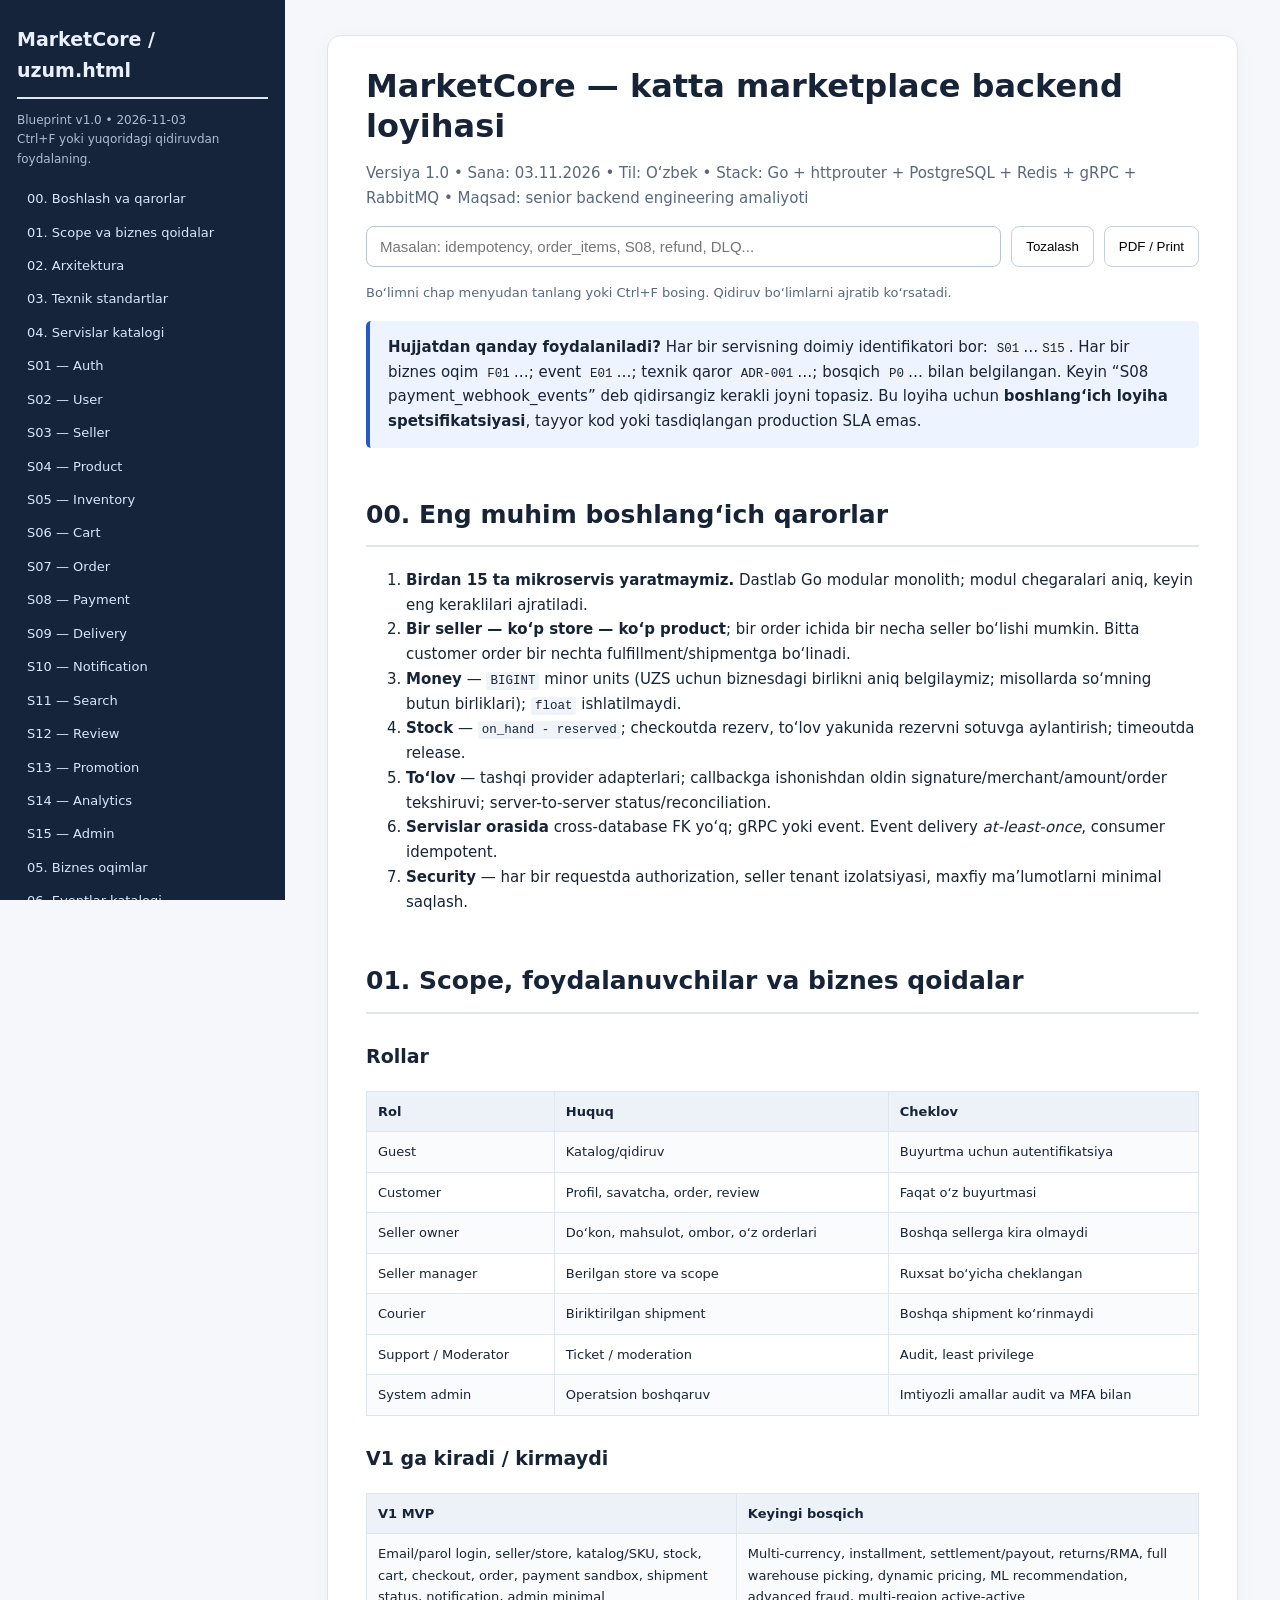
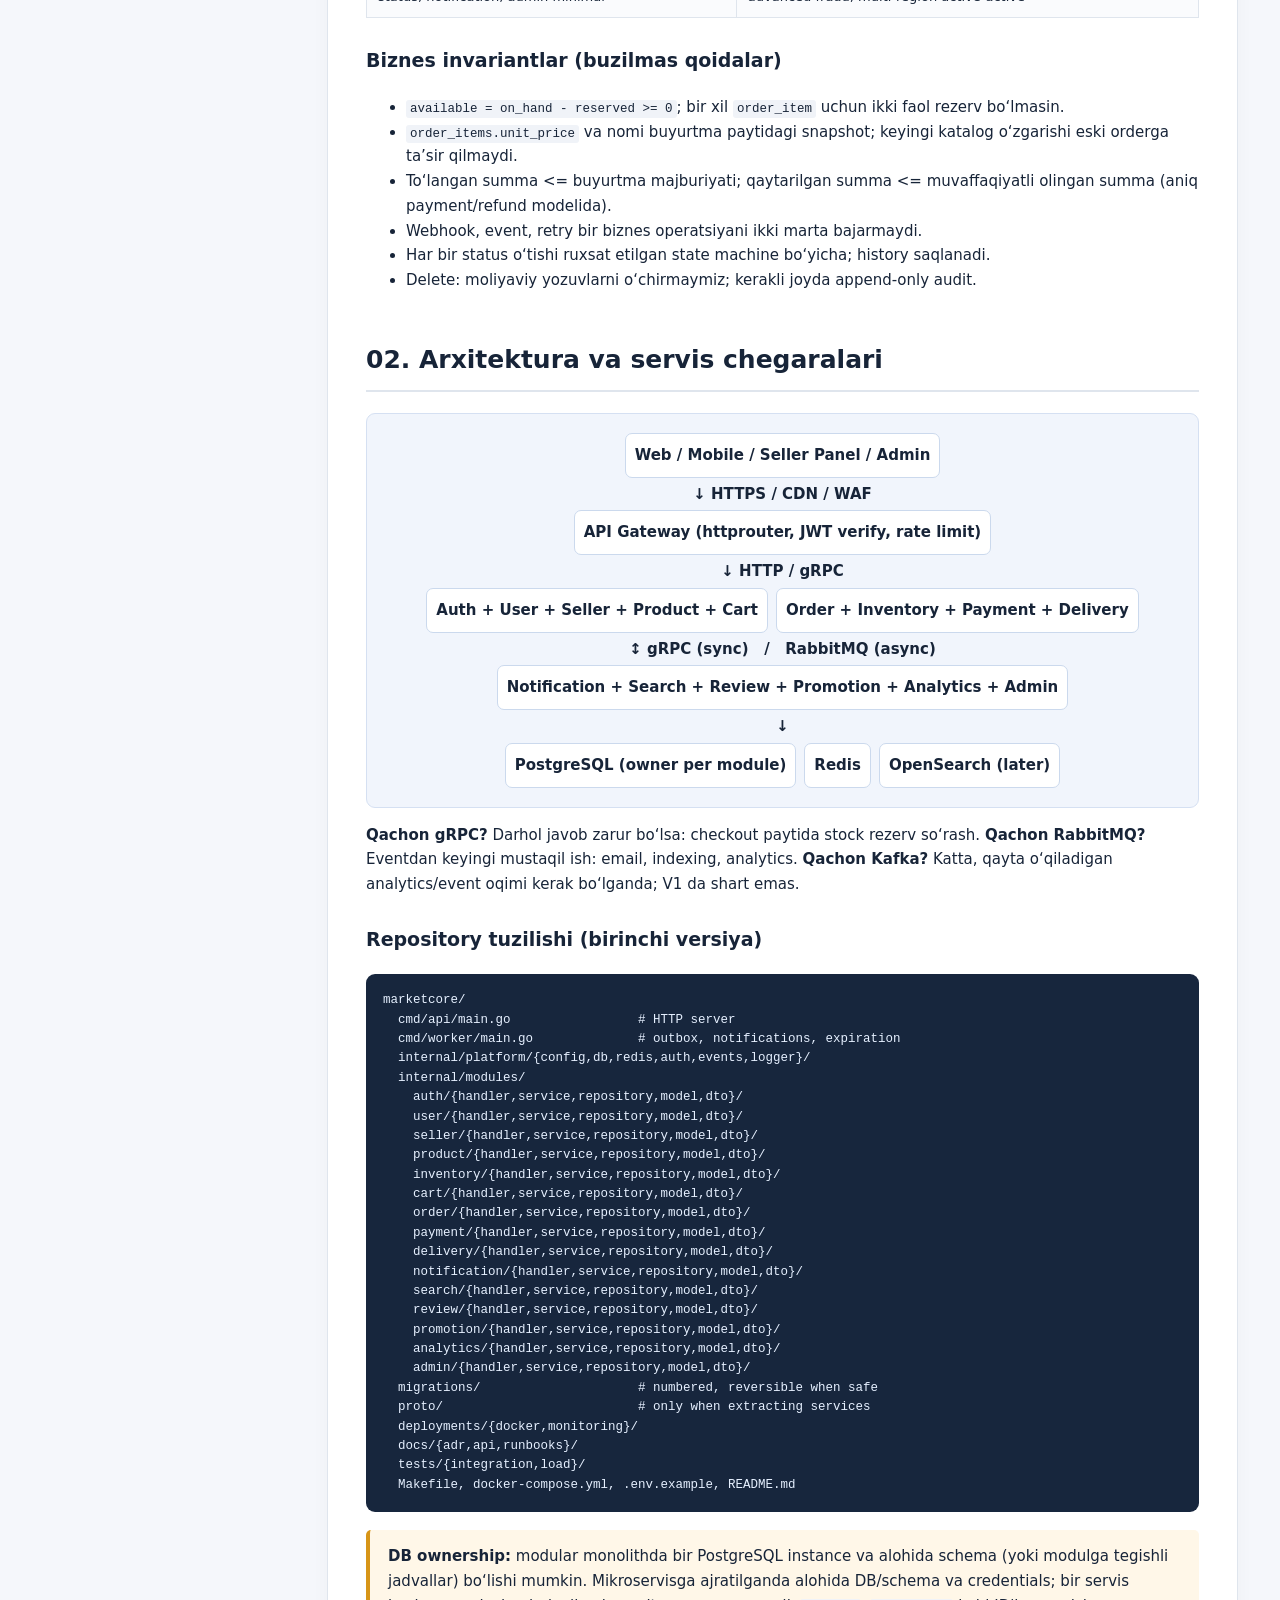
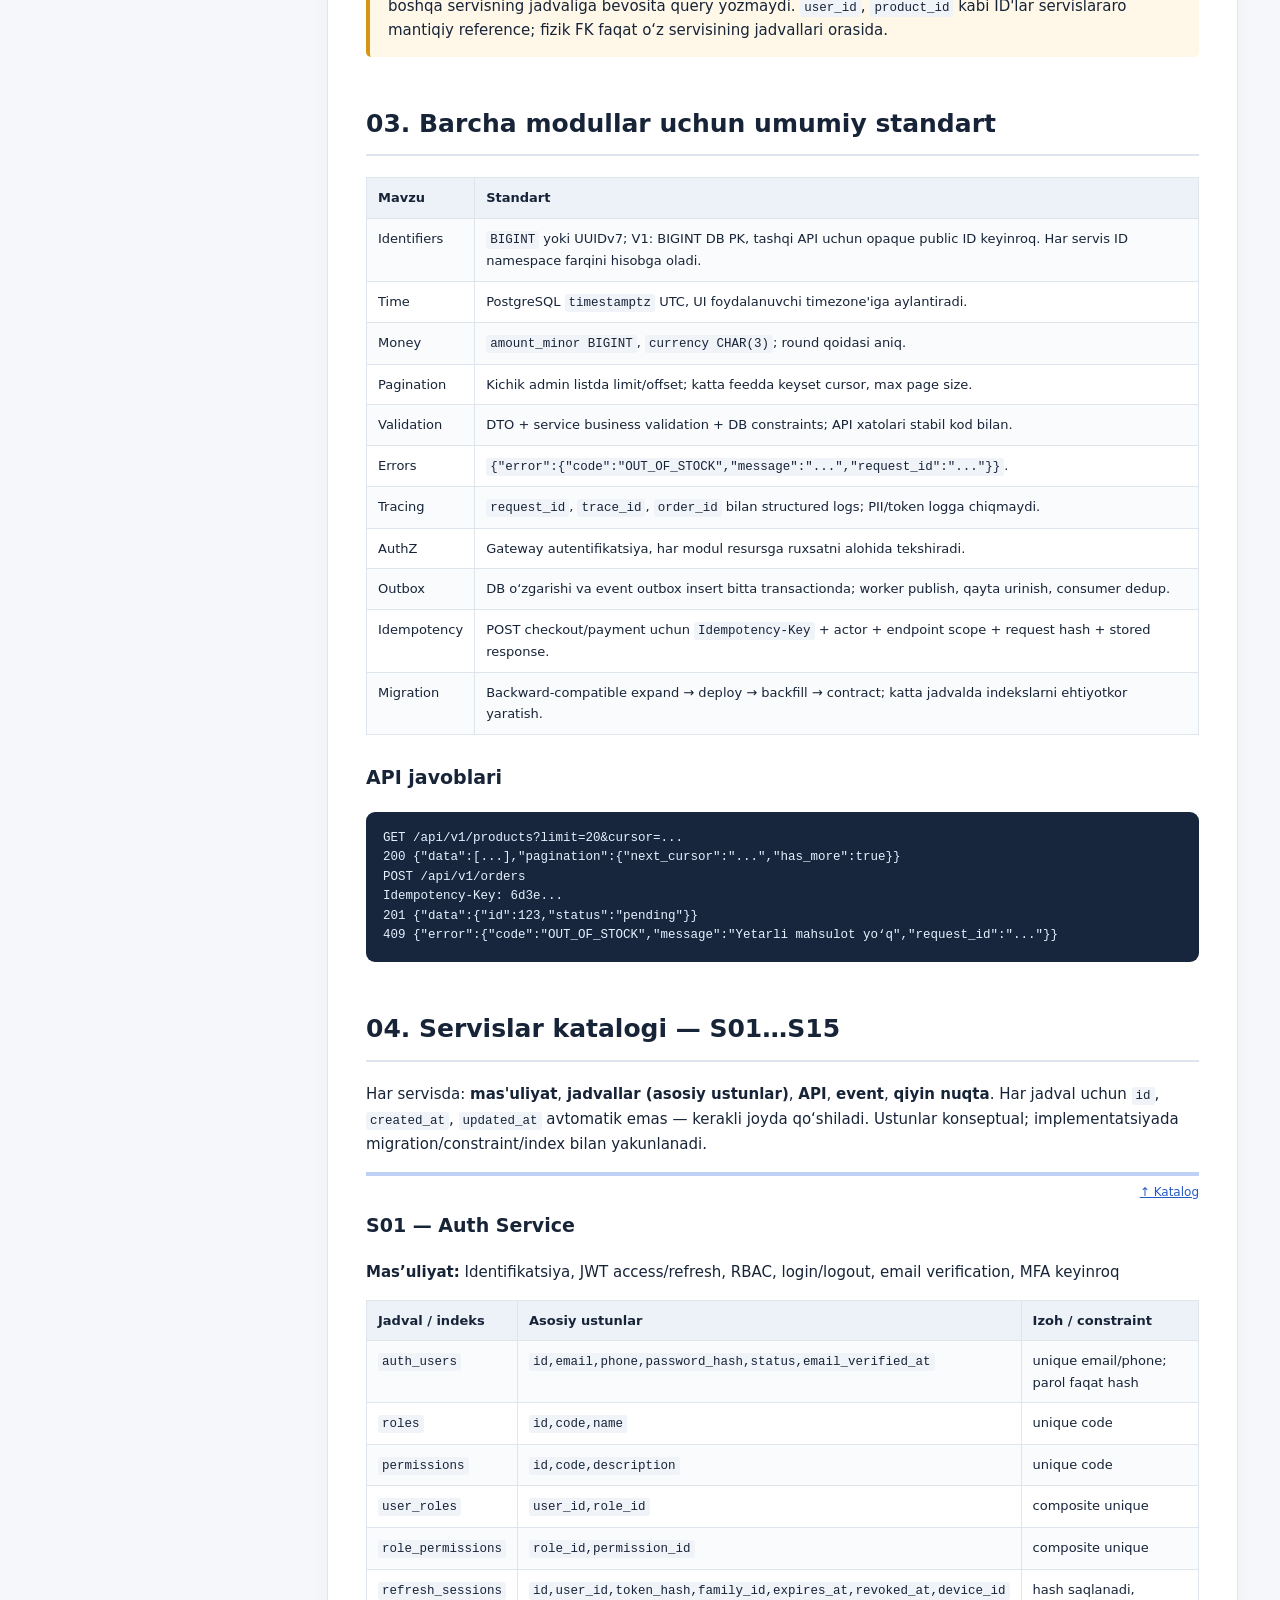
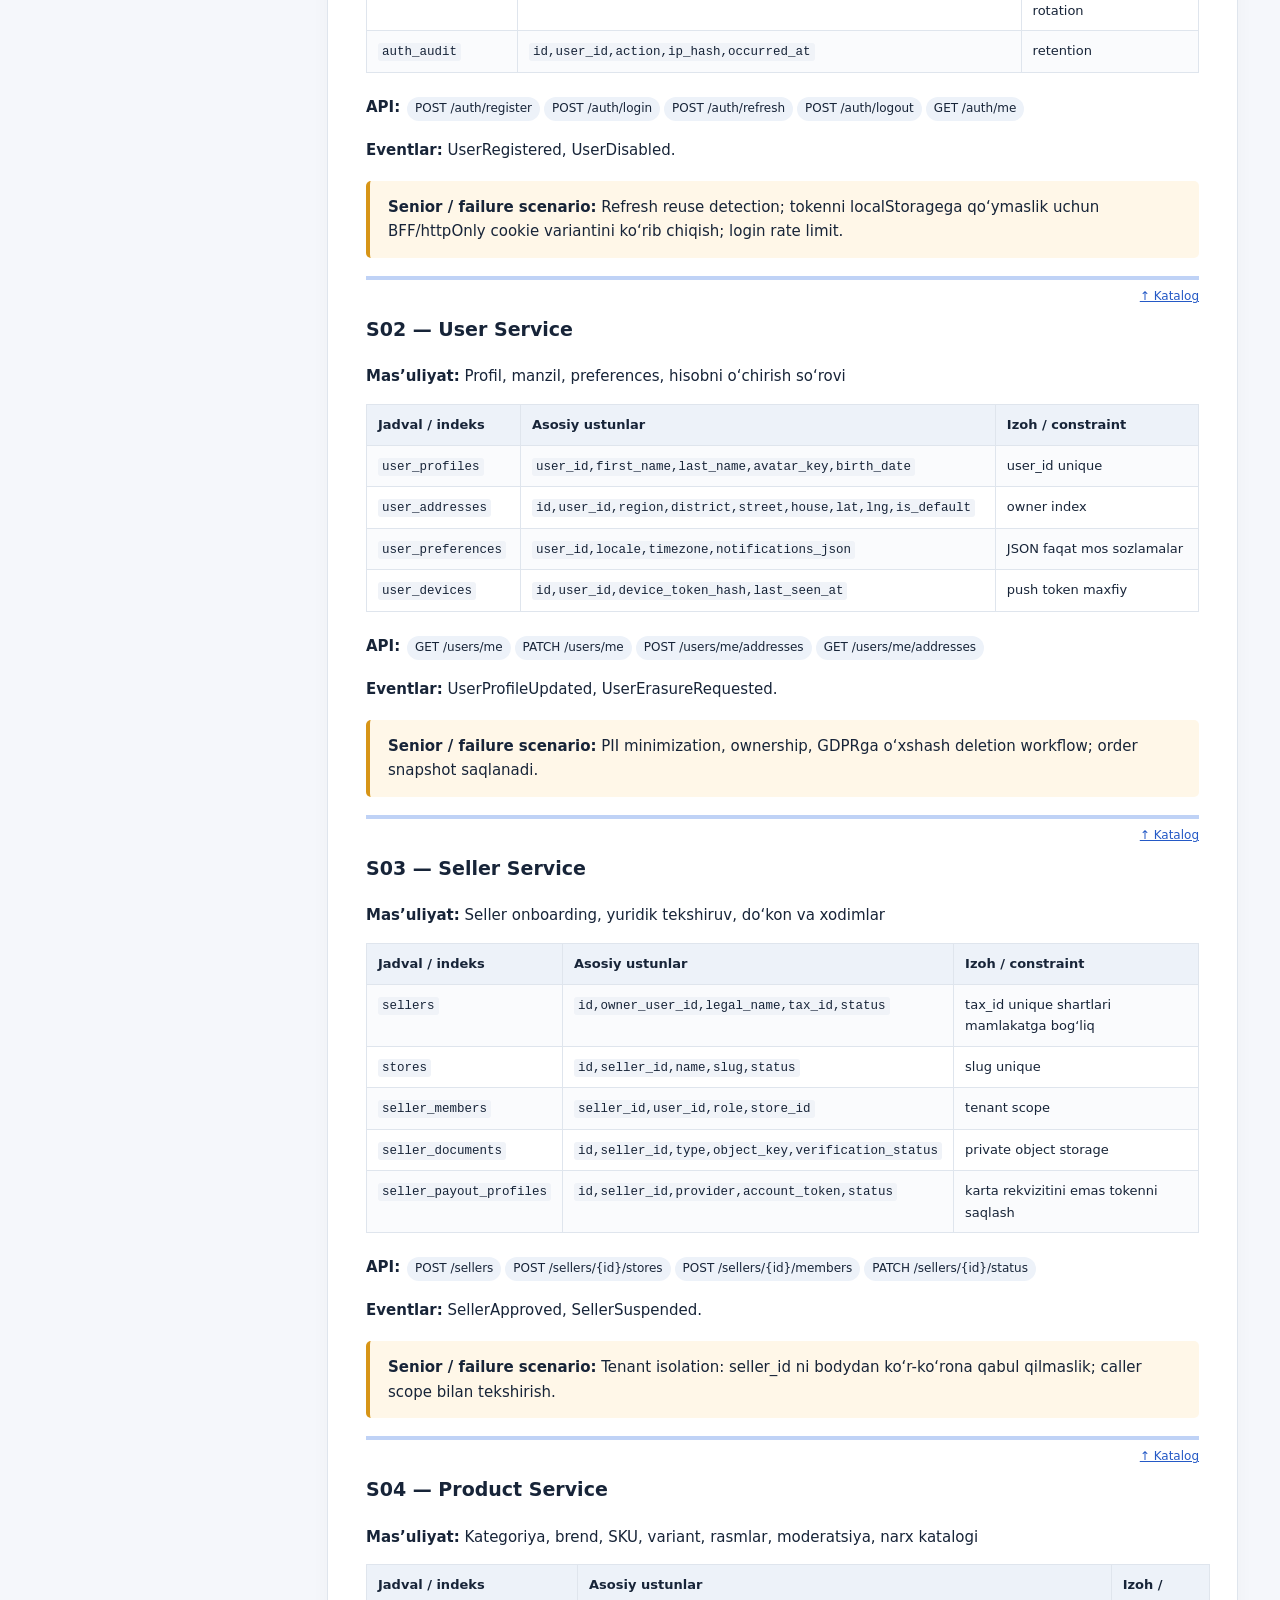
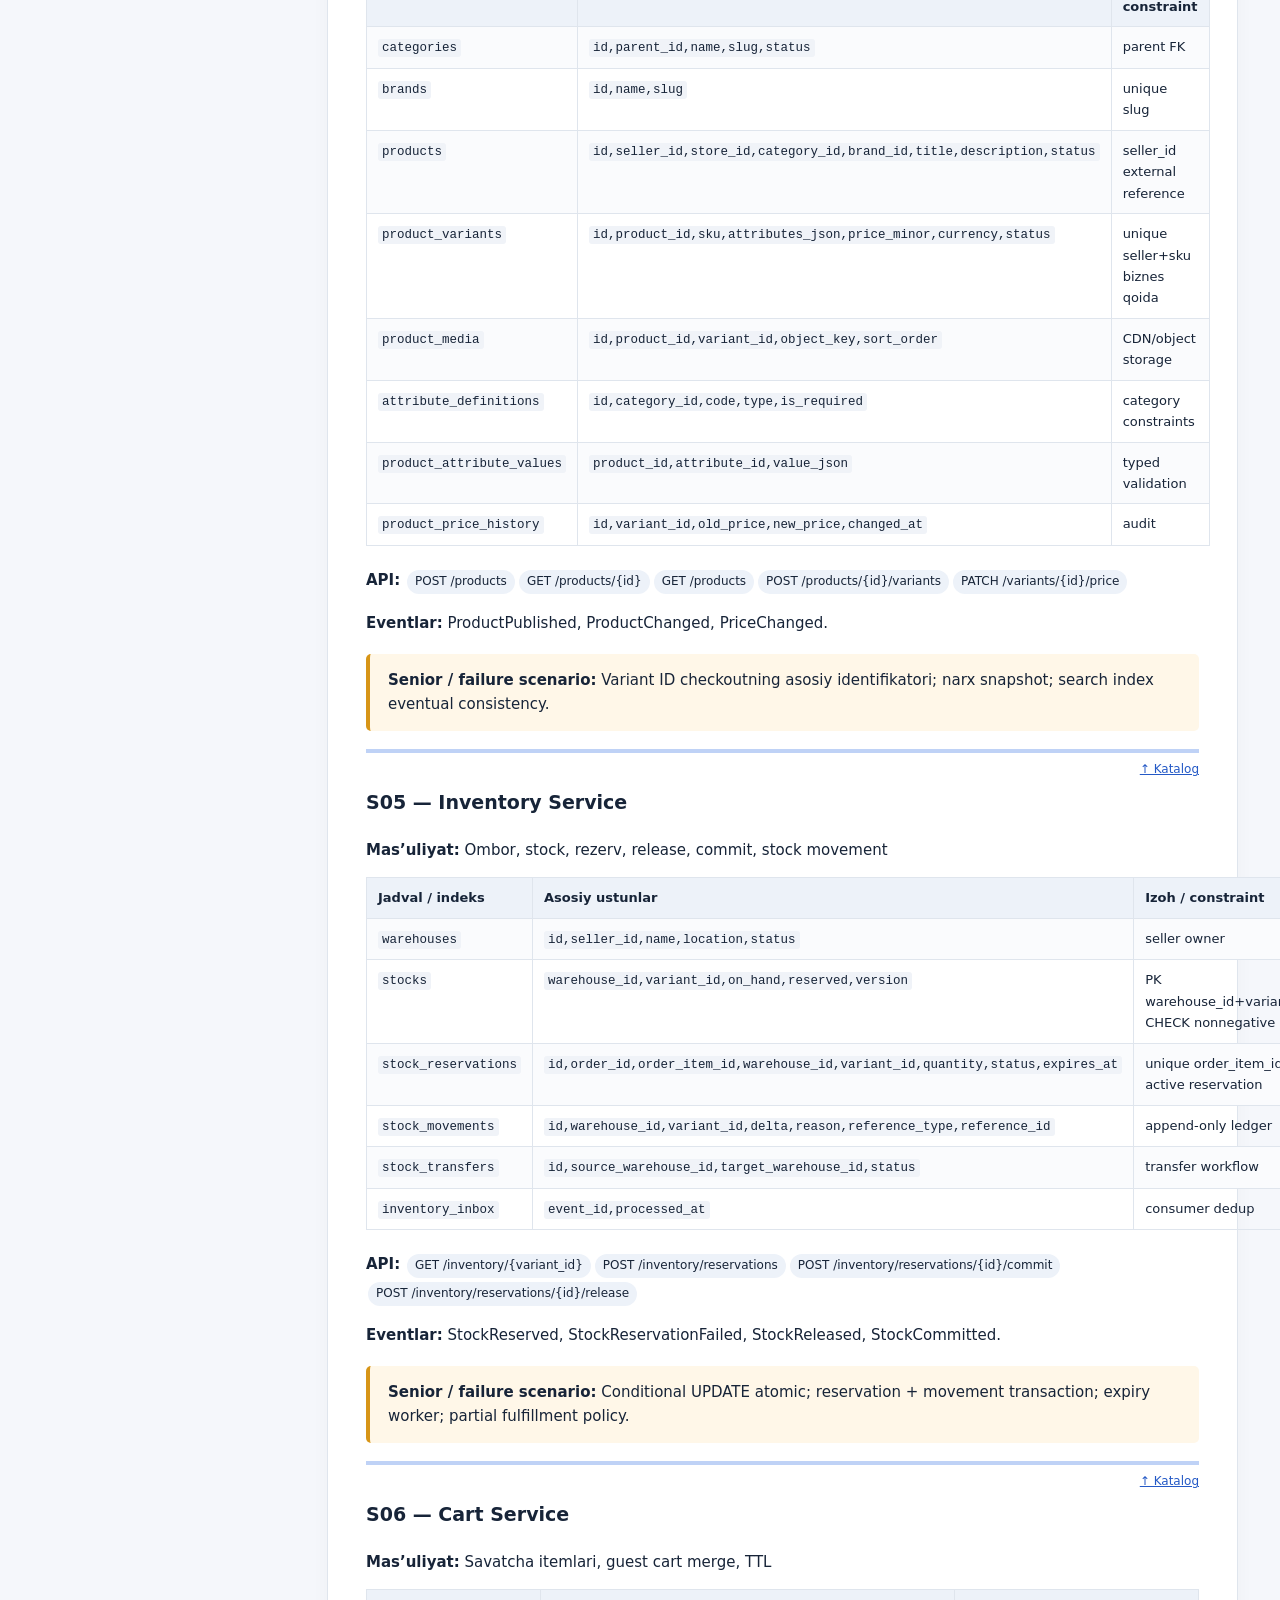
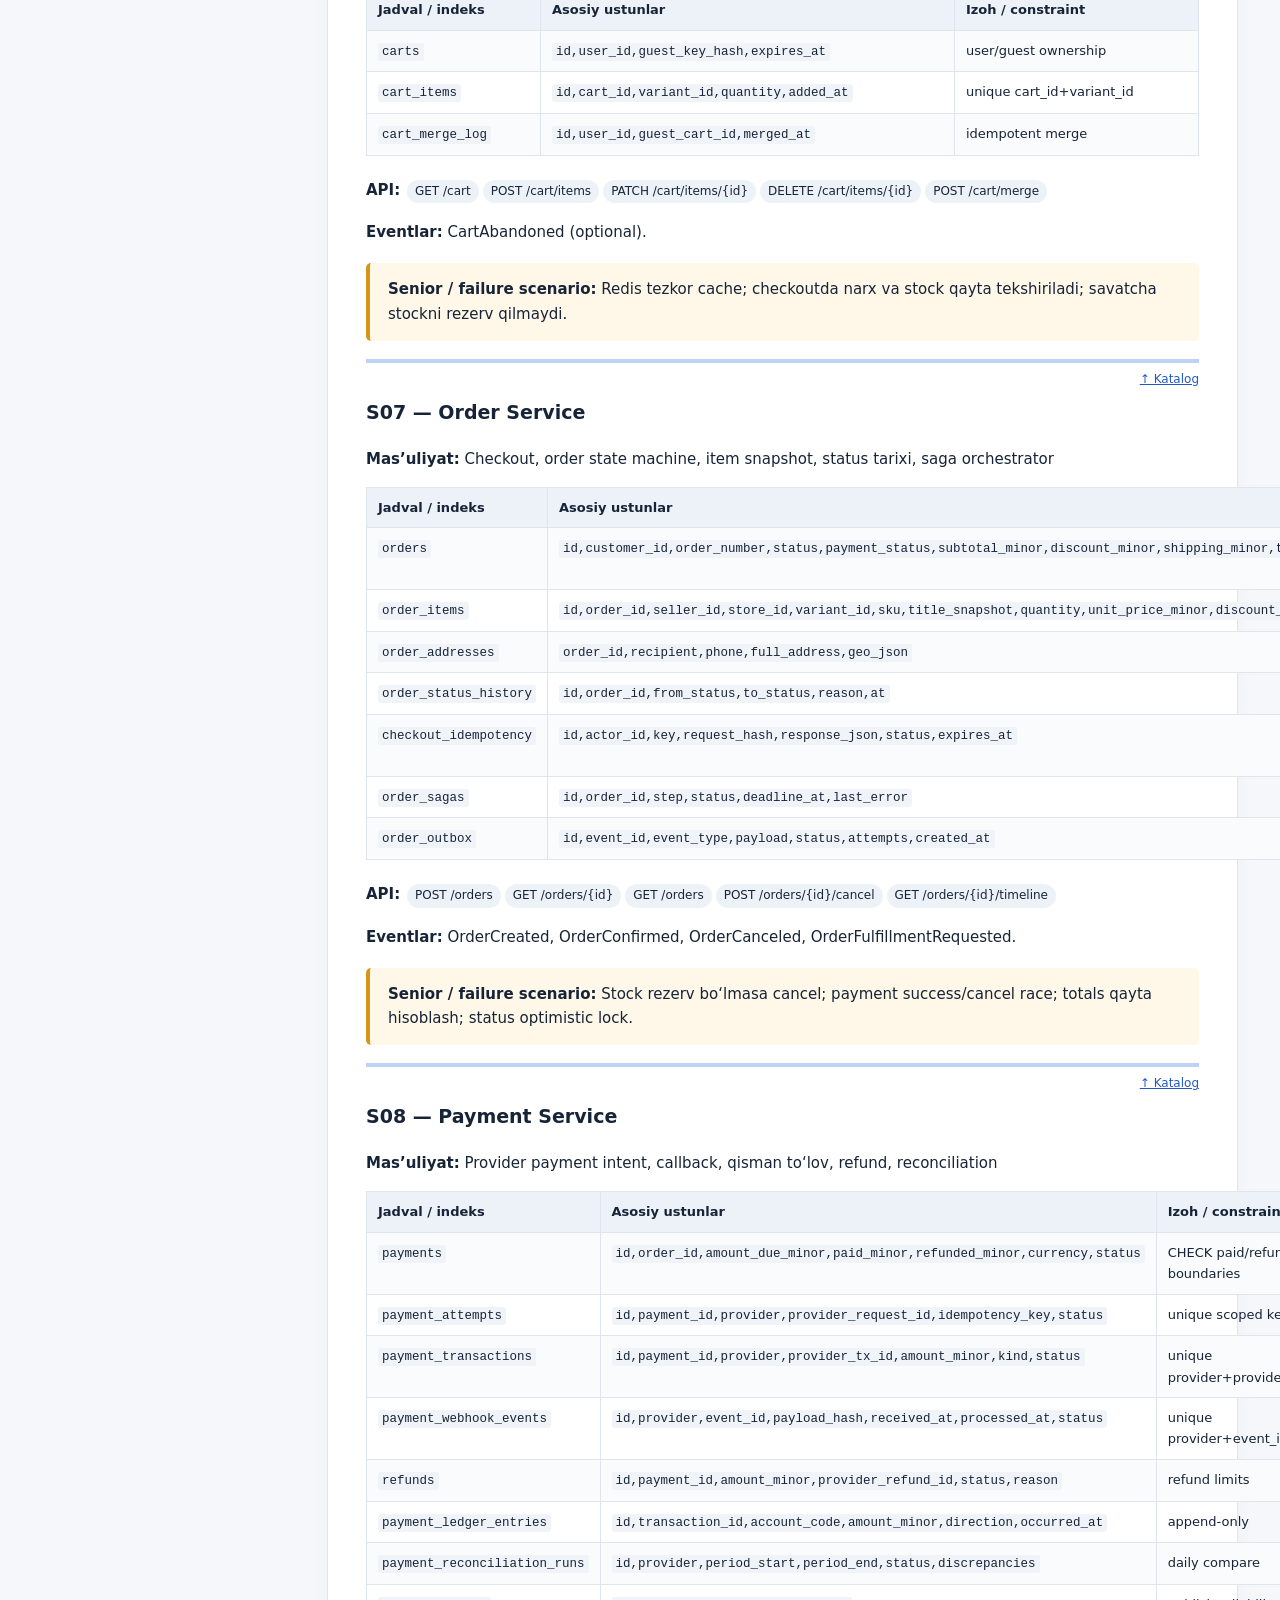
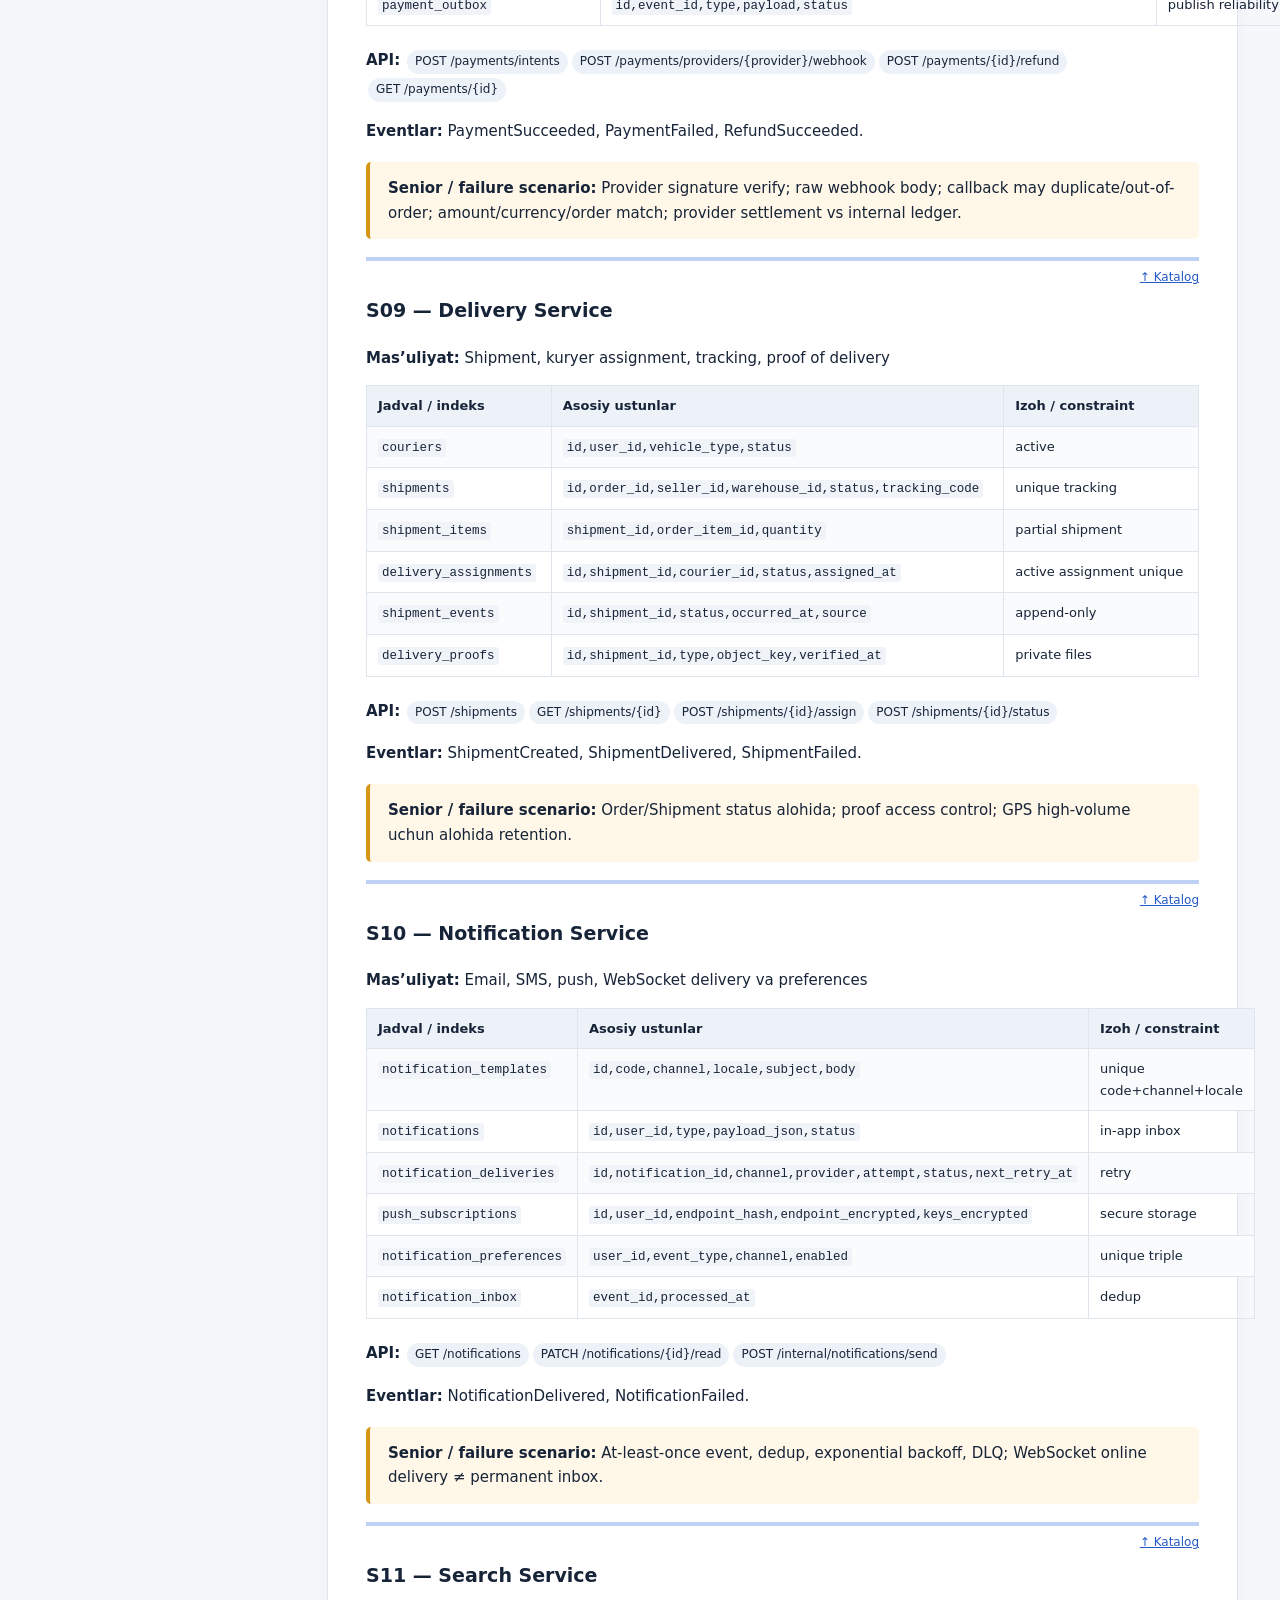
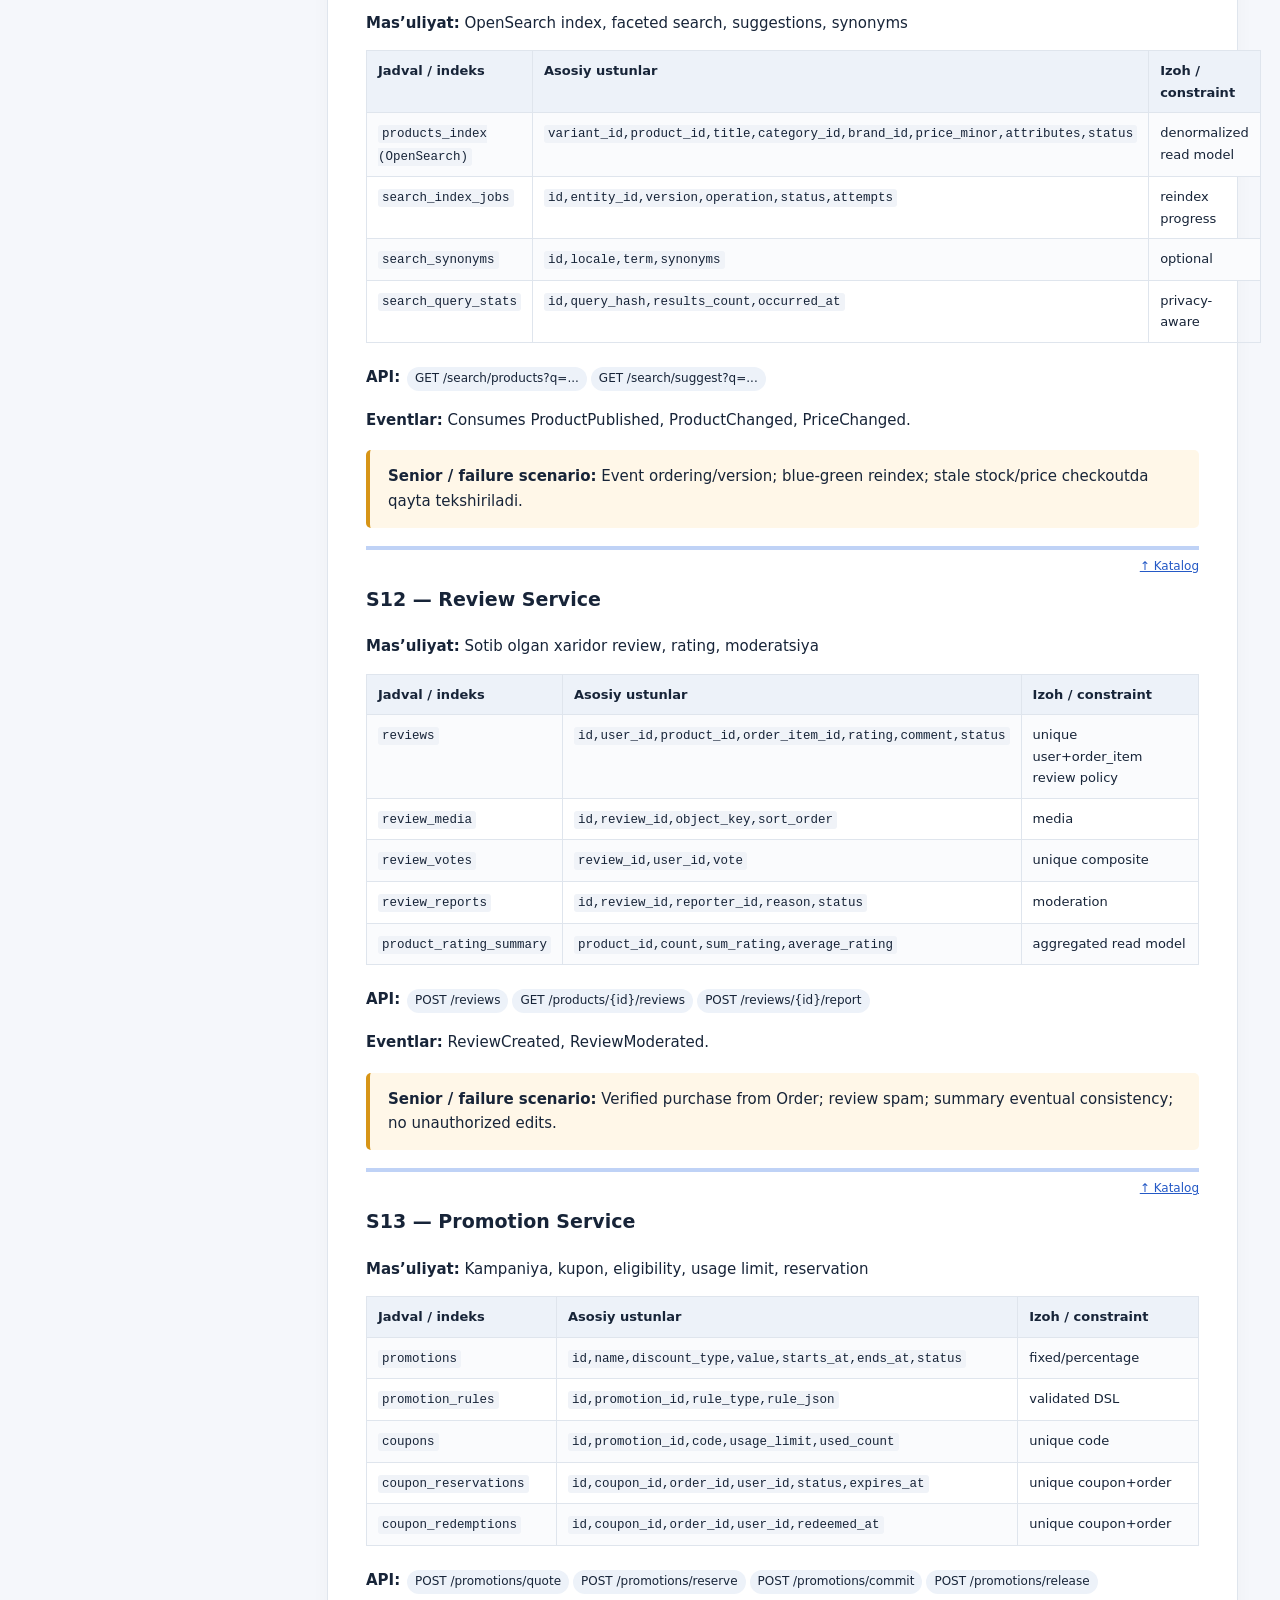
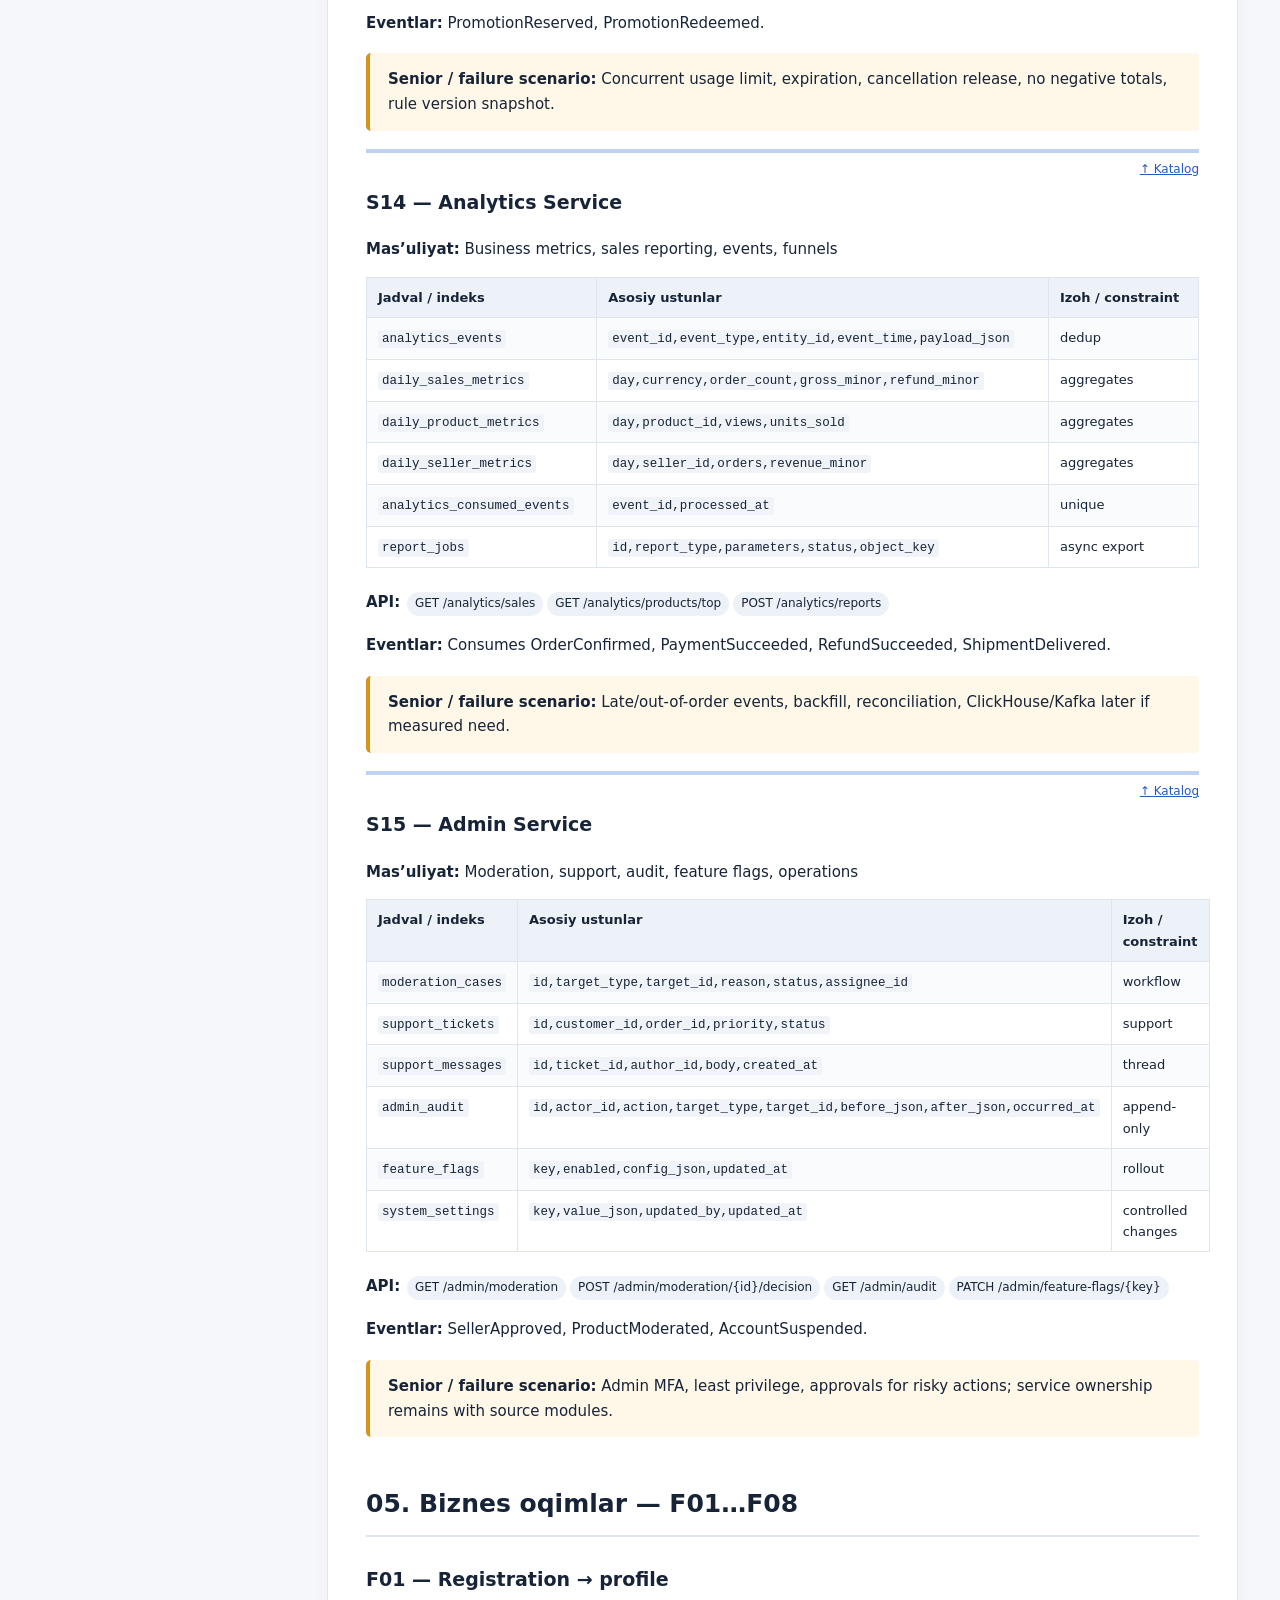
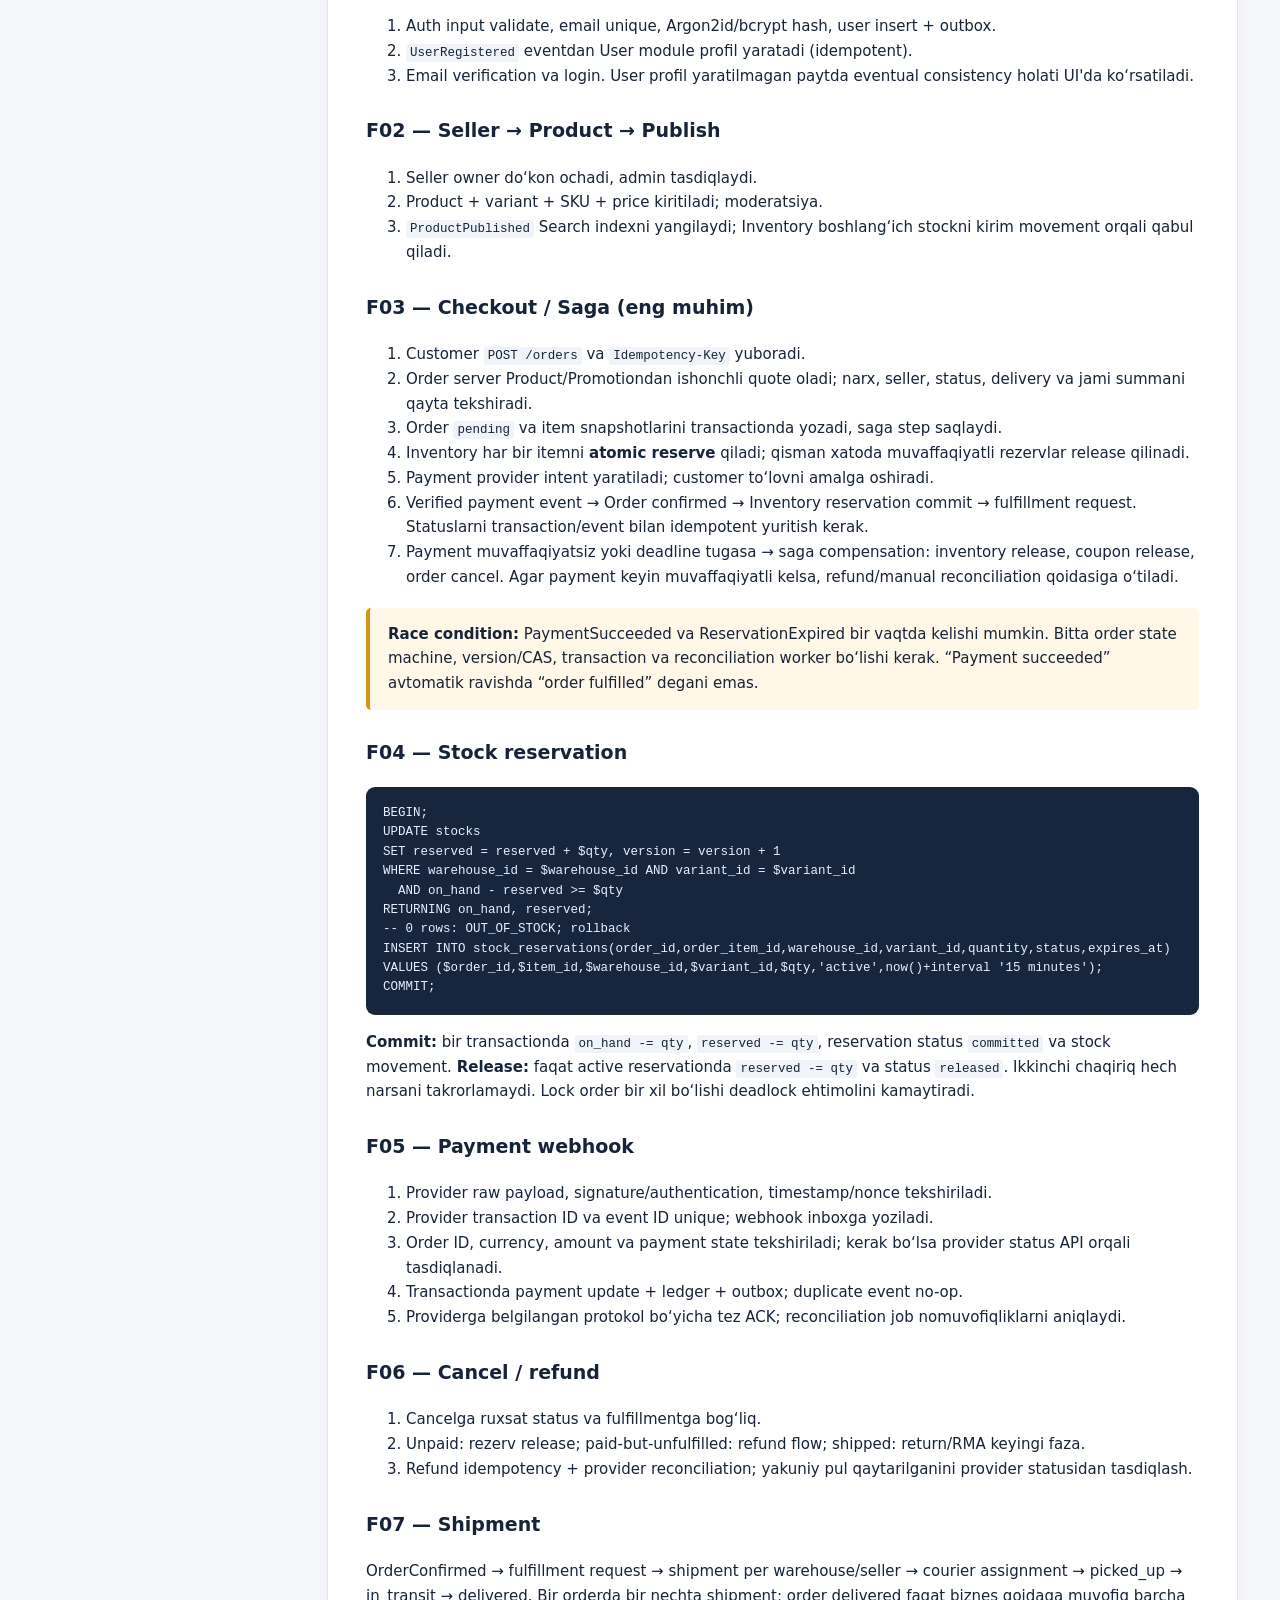
<file: new/4-uzum.html>
<!doctype html>
<html lang="uz">
<head>
<meta charset="utf-8"><meta name="viewport" content="width=device-width, initial-scale=1">
<title>MarketCore — Marketplace Backend Blueprint v1.0</title>
<style>
:root{--bg:#f5f7fb;--paper:#fff;--ink:#172438;--muted:#58687e;--line:#dfe5ed;--accent:#2459c6;--soft:#eef4ff;--green:#087d59;--amber:#9a6100}*{box-sizing:border-box}html{scroll-behavior:smooth}body{margin:0;background:var(--bg);color:var(--ink);font:15px/1.65 system-ui,-apple-system,'Segoe UI',sans-serif}aside{position:fixed;top:0;bottom:0;left:0;width:285px;background:#15243b;color:#e9f0ff;overflow:auto;padding:24px 17px}aside h2{margin:0 0 8px;font-size:19px}aside p{font-size:12px;color:#aebdd4}aside a{display:block;padding:6px 10px;color:#d9e6ff;text-decoration:none;border-radius:7px;font-size:13px}aside a:hover{background:#2c4160}main{max-width:1240px;margin-left:285px;padding:35px 42px 90px}article{background:var(--paper);padding:30px 38px;border:1px solid var(--line);border-radius:14px;box-shadow:0 4px 20px #18263c08}h1{font-size:32px;line-height:1.25;margin:0 0 12px}h2{font-size:25px;border-bottom:2px solid var(--line);padding-bottom:10px;margin-top:46px}h3{font-size:19px;margin-top:27px}h4{font-size:16px;margin-bottom:6px}p,li{max-width:1000px}a{color:var(--accent)}table{border-collapse:collapse;width:100%;margin:15px 0 22px;font-size:13px}th,td{border:1px solid var(--line);padding:9px 11px;vertical-align:top;text-align:left}th{background:#edf2f9}tr:nth-child(even) td{background:#fafbfd}code,pre{font-family:Consolas,monospace;font-size:12.5px}code{background:#f0f3f8;padding:2px 4px;border-radius:3px}pre{background:#17263d;color:#e6f0ff;padding:17px;overflow:auto;border-radius:9px;line-height:1.55}pre code{background:none;color:inherit;padding:0}.callout{border-left:4px solid var(--accent);background:var(--soft);padding:14px 18px;margin:18px 0;border-radius:5px}.warning{border-left-color:#d79517;background:#fff7e8}.good{border-left-color:#0b986b;background:#eaf8f2}.tag{display:inline-block;background:#e7edf8;border-radius:12px;padding:2px 9px;font-size:12px;margin:3px}.meta{color:var(--muted)}.service{border-top:4px solid #bfd2f6;padding-top:7px}.toolbar{display:flex;gap:10px;flex-wrap:wrap;margin:15px 0}.toolbar input{flex:1;min-width:250px;padding:11px 13px;border:1px solid #b7c5d9;border-radius:8px;font-size:15px}.toolbar button{padding:10px 14px;border:1px solid #c4d0e2;background:white;border-radius:8px;cursor:pointer}.result{font-size:13px;color:var(--muted)}.pill{display:inline-block;padding:2px 8px;background:#edf2f9;border-radius:20px;margin:2px;font-size:12px}.check li{margin-bottom:5px}.diagram{background:#f1f5fc;border:1px solid #d5e0f2;border-radius:9px;padding:15px;text-align:center;font-weight:600}.diagram span{display:inline-block;background:white;border:1px solid #cbd9ed;border-radius:7px;padding:9px;margin:4px}.toplink{font-size:12px;float:right}@media(max-width:850px){aside{position:relative;width:auto;max-height:230px}main{margin:0;padding:12px}article{padding:18px}h1{font-size:25px}table{display:block;overflow:auto;white-space:normal}}@media print{aside,.toolbar,.toplink{display:none}main{margin:0;padding:0}article{border:0;box-shadow:none}h2,h3{break-after:avoid}table{break-inside:avoid}}
</style>
</head>
<body>
<aside><h2>MarketCore / uzum.html</h2><p>Blueprint v1.0 • 2026-11-03<br>Ctrl+F yoki yuqoridagi qidiruvdan foydalaning.</p><nav id="nav">
<a href="#start">00. Boshlash va qarorlar</a><a href="#scope">01. Scope va biznes qoidalar</a><a href="#architecture">02. Arxitektura</a><a href="#standards">03. Texnik standartlar</a><a href="#catalog">04. Servislar katalogi</a>
<a href="#svc-auth">S01 — Auth</a><a href="#svc-user">S02 — User</a><a href="#svc-seller">S03 — Seller</a><a href="#svc-product">S04 — Product</a><a href="#svc-inventory">S05 — Inventory</a><a href="#svc-cart">S06 — Cart</a><a href="#svc-order">S07 — Order</a><a href="#svc-payment">S08 — Payment</a><a href="#svc-delivery">S09 — Delivery</a><a href="#svc-notification">S10 — Notification</a><a href="#svc-search">S11 — Search</a><a href="#svc-review">S12 — Review</a><a href="#svc-promotion">S13 — Promotion</a><a href="#svc-analytics">S14 — Analytics</a><a href="#svc-admin">S15 — Admin</a>
<a href="#flows">05. Biznes oqimlar</a><a href="#events">06. Eventlar katalogi</a><a href="#data">07. DB va consistency</a><a href="#security">08. Security</a><a href="#observability">09. Monitoring va test</a><a href="#deployment">10. Deployment</a><a href="#roadmap">11. Ish rejasi</a><a href="#backlog">12. Backlog / Definition of Done</a><a href="#decisions">13. Qarorlar jurnali</a><a href="#glossary">14. Atamalar va qidiruv</a>
</nav></aside>
<main><article>
<h1 id="start">MarketCore — katta marketplace backend loyihasi</h1>
<p class="meta">Versiya 1.0 • Sana: 03.11.2026 • Til: O‘zbek • Stack: Go + httprouter + PostgreSQL + Redis + gRPC + RabbitMQ • Maqsad: senior backend engineering amaliyoti</p>
<div class="toolbar"><input id="search" type="search" placeholder="Masalan: idempotency, order_items, S08, refund, DLQ..." aria-label="Hujjat bo‘yicha qidirish"><button id="clear">Tozalash</button><button onclick="window.print()">PDF / Print</button></div><div id="result" class="result">Bo‘limni chap menyudan tanlang yoki Ctrl+F bosing. Qidiruv bo‘limlarni ajratib ko‘rsatadi.</div>
<div class="callout"><strong>Hujjatdan qanday foydalaniladi?</strong> Har bir servisning doimiy identifikatori bor: <code>S01</code>…<code>S15</code>. Har bir biznes oqim <code>F01</code>…; event <code>E01</code>…; texnik qaror <code>ADR-001</code>…; bosqich <code>P0</code>… bilan belgilangan. Keyin “S08 payment_webhook_events” deb qidirsangiz kerakli joyni topasiz. Bu loyiha uchun <strong>boshlang‘ich loyiha spetsifikatsiyasi</strong>, tayyor kod yoki tasdiqlangan production SLA emas.</div>
<h2>00. Eng muhim boshlang‘ich qarorlar</h2>
<ol><li><strong>Birdan 15 ta mikroservis yaratmaymiz.</strong> Dastlab Go modular monolith; modul chegaralari aniq, keyin eng keraklilari ajratiladi.</li><li><strong>Bir seller — ko‘p store — ko‘p product</strong>; bir order ichida bir necha seller bo‘lishi mumkin. Bitta customer order bir nechta fulfillment/shipmentga bo‘linadi.</li><li><strong>Money</strong> — <code>BIGINT</code> minor units (UZS uchun biznesdagi birlikni aniq belgilaymiz; misollarda so‘mning butun birliklari); <code>float</code> ishlatilmaydi.</li><li><strong>Stock</strong> — <code>on_hand - reserved</code>; checkoutda rezerv, to‘lov yakunida rezervni sotuvga aylantirish; timeoutda release.</li><li><strong>To‘lov</strong> — tashqi provider adapterlari; callbackga ishonishdan oldin signature/merchant/amount/order tekshiruvi; server-to-server status/reconciliation.</li><li><strong>Servislar orasida</strong> cross-database FK yo‘q; gRPC yoki event. Event delivery <em>at-least-once</em>, consumer idempotent.</li><li><strong>Security</strong> — har bir requestda authorization, seller tenant izolatsiyasi, maxfiy ma’lumotlarni minimal saqlash.</li></ol>
<h2 id="scope">01. Scope, foydalanuvchilar va biznes qoidalar</h2>
<h3>Rollar</h3><table><tr><th>Rol</th><th>Huquq</th><th>Cheklov</th></tr><tr><td>Guest</td><td>Katalog/qidiruv</td><td>Buyurtma uchun autentifikatsiya</td></tr><tr><td>Customer</td><td>Profil, savatcha, order, review</td><td>Faqat o‘z buyurtmasi</td></tr><tr><td>Seller owner</td><td>Do‘kon, mahsulot, ombor, o‘z orderlari</td><td>Boshqa sellerga kira olmaydi</td></tr><tr><td>Seller manager</td><td>Berilgan store va scope</td><td>Ruxsat bo‘yicha cheklangan</td></tr><tr><td>Courier</td><td>Biriktirilgan shipment</td><td>Boshqa shipment ko‘rinmaydi</td></tr><tr><td>Support / Moderator</td><td>Ticket / moderation</td><td>Audit, least privilege</td></tr><tr><td>System admin</td><td>Operatsion boshqaruv</td><td>Imtiyozli amallar audit va MFA bilan</td></tr></table>
<h3>V1 ga kiradi / kirmaydi</h3><table><tr><th>V1 MVP</th><th>Keyingi bosqich</th></tr><tr><td>Email/parol login, seller/store, katalog/SKU, stock, cart, checkout, order, payment sandbox, shipment status, notification, admin minimal</td><td>Multi-currency, installment, settlement/payout, returns/RMA, full warehouse picking, dynamic pricing, ML recommendation, advanced fraud, multi-region active-active</td></tr></table>
<h3>Biznes invariantlar (buzilmas qoidalar)</h3><ul><li><code>available = on_hand - reserved &gt;= 0</code>; bir xil <code>order_item</code> uchun ikki faol rezerv bo‘lmasin.</li><li><code>order_items.unit_price</code> va nomi buyurtma paytidagi snapshot; keyingi katalog o‘zgarishi eski orderga ta’sir qilmaydi.</li><li>To‘langan summa <= buyurtma majburiyati; qaytarilgan summa <= muvaffaqiyatli olingan summa (aniq payment/refund modelida).</li><li>Webhook, event, retry bir biznes operatsiyani ikki marta bajarmaydi.</li><li>Har bir status o‘tishi ruxsat etilgan state machine bo‘yicha; history saqlanadi.</li><li>Delete: moliyaviy yozuvlarni o‘chirmaymiz; kerakli joyda append-only audit.</li></ul>
<h2 id="architecture">02. Arxitektura va servis chegaralari</h2>
<div class="diagram"><span>Web / Mobile / Seller Panel / Admin</span><br>↓ HTTPS / CDN / WAF<br><span>API Gateway (httprouter, JWT verify, rate limit)</span><br>↓ HTTP / gRPC<br><span>Auth + User + Seller + Product + Cart</span><span>Order + Inventory + Payment + Delivery</span><br>↕ gRPC (sync) &nbsp; / &nbsp; RabbitMQ (async)<br><span>Notification + Search + Review + Promotion + Analytics + Admin</span><br>↓<br><span>PostgreSQL (owner per module)</span><span>Redis</span><span>OpenSearch (later)</span></div>
<p><strong>Qachon gRPC?</strong> Darhol javob zarur bo‘lsa: checkout paytida stock rezerv so‘rash. <strong>Qachon RabbitMQ?</strong> Eventdan keyingi mustaqil ish: email, indexing, analytics. <strong>Qachon Kafka?</strong> Katta, qayta o‘qiladigan analytics/event oqimi kerak bo‘lganda; V1 da shart emas.</p>
<h3>Repository tuzilishi (birinchi versiya)</h3><pre><code>marketcore/
  cmd/api/main.go                 # HTTP server
  cmd/worker/main.go              # outbox, notifications, expiration
  internal/platform/{config,db,redis,auth,events,logger}/
  internal/modules/
    auth/{handler,service,repository,model,dto}/
    user/{handler,service,repository,model,dto}/
    seller/{handler,service,repository,model,dto}/
    product/{handler,service,repository,model,dto}/
    inventory/{handler,service,repository,model,dto}/
    cart/{handler,service,repository,model,dto}/
    order/{handler,service,repository,model,dto}/
    payment/{handler,service,repository,model,dto}/
    delivery/{handler,service,repository,model,dto}/
    notification/{handler,service,repository,model,dto}/
    search/{handler,service,repository,model,dto}/
    review/{handler,service,repository,model,dto}/
    promotion/{handler,service,repository,model,dto}/
    analytics/{handler,service,repository,model,dto}/
    admin/{handler,service,repository,model,dto}/
  migrations/                     # numbered, reversible when safe
  proto/                          # only when extracting services
  deployments/{docker,monitoring}/
  docs/{adr,api,runbooks}/
  tests/{integration,load}/
  Makefile, docker-compose.yml, .env.example, README.md</code></pre>
<div class="callout warning"><strong>DB ownership:</strong> modular monolithda bir PostgreSQL instance va alohida schema (yoki modulga tegishli jadvallar) bo‘lishi mumkin. Mikroservisga ajratilganda alohida DB/schema va credentials; bir servis boshqa servisning jadvaliga bevosita query yozmaydi. <code>user_id</code>, <code>product_id</code> kabi ID'lar servislararo mantiqiy reference; fizik FK faqat o‘z servisining jadvallari orasida.</div>
<h2 id="standards">03. Barcha modullar uchun umumiy standart</h2>
<table><tr><th>Mavzu</th><th>Standart</th></tr><tr><td>Identifiers</td><td><code>BIGINT</code> yoki UUIDv7; V1: BIGINT DB PK, tashqi API uchun opaque public ID keyinroq. Har servis ID namespace farqini hisobga oladi.</td></tr><tr><td>Time</td><td>PostgreSQL <code>timestamptz</code> UTC, UI foydalanuvchi timezone'iga aylantiradi.</td></tr><tr><td>Money</td><td><code>amount_minor BIGINT</code>, <code>currency CHAR(3)</code>; round qoidasi aniq.</td></tr><tr><td>Pagination</td><td>Kichik admin listda limit/offset; katta feedda keyset cursor, max page size.</td></tr><tr><td>Validation</td><td>DTO + service business validation + DB constraints; API xatolari stabil kod bilan.</td></tr><tr><td>Errors</td><td><code>{"error":{"code":"OUT_OF_STOCK","message":"...","request_id":"..."}}</code>.</td></tr><tr><td>Tracing</td><td><code>request_id</code>, <code>trace_id</code>, <code>order_id</code> bilan structured logs; PII/token logga chiqmaydi.</td></tr><tr><td>AuthZ</td><td>Gateway autentifikatsiya, har modul resursga ruxsatni alohida tekshiradi.</td></tr><tr><td>Outbox</td><td>DB o‘zgarishi va event outbox insert bitta transactionda; worker publish, qayta urinish, consumer dedup.</td></tr><tr><td>Idempotency</td><td>POST checkout/payment uchun <code>Idempotency-Key</code> + actor + endpoint scope + request hash + stored response.</td></tr><tr><td>Migration</td><td>Backward-compatible expand → deploy → backfill → contract; katta jadvalda indekslarni ehtiyotkor yaratish.</td></tr></table>
<h3>API javoblari</h3><pre><code>GET /api/v1/products?limit=20&amp;cursor=...
200 {"data":[...],"pagination":{"next_cursor":"...","has_more":true}}
POST /api/v1/orders
Idempotency-Key: 6d3e...
201 {"data":{"id":123,"status":"pending"}}
409 {"error":{"code":"OUT_OF_STOCK","message":"Yetarli mahsulot yo‘q","request_id":"..."}}</code></pre>
<h2 id="catalog">04. Servislar katalogi — S01…S15</h2>
<p>Har servisda: <strong>mas'uliyat</strong>, <strong>jadvallar (asosiy ustunlar)</strong>, <strong>API</strong>, <strong>event</strong>, <strong>qiyin nuqta</strong>. Har jadval uchun <code>id</code>, <code>created_at</code>, <code>updated_at</code> avtomatik emas — kerakli joyda qo‘shiladi. Ustunlar konseptual; implementatsiyada migration/constraint/index bilan yakunlanadi.</p>
<section class="service" id="svc-auth"><a class="toplink" href="#catalog">↑ Katalog</a><h3>S01 — Auth Service</h3><p><strong>Mas’uliyat:</strong> Identifikatsiya, JWT access/refresh, RBAC, login/logout, email verification, MFA keyinroq</p><table><tr><th>Jadval / indeks</th><th>Asosiy ustunlar</th><th>Izoh / constraint</th></tr><tr><td><code>auth_users</code></td><td><code>id,email,phone,password_hash,status,email_verified_at</code></td><td>unique email/phone; parol faqat hash</td></tr><tr><td><code>roles</code></td><td><code>id,code,name</code></td><td>unique code</td></tr><tr><td><code>permissions</code></td><td><code>id,code,description</code></td><td>unique code</td></tr><tr><td><code>user_roles</code></td><td><code>user_id,role_id</code></td><td>composite unique</td></tr><tr><td><code>role_permissions</code></td><td><code>role_id,permission_id</code></td><td>composite unique</td></tr><tr><td><code>refresh_sessions</code></td><td><code>id,user_id,token_hash,family_id,expires_at,revoked_at,device_id</code></td><td>hash saqlanadi, rotation</td></tr><tr><td><code>auth_audit</code></td><td><code>id,user_id,action,ip_hash,occurred_at</code></td><td>retention</td></tr></table><p><strong>API:</strong> <span class="pill">POST /auth/register</span><span class="pill">POST /auth/login</span><span class="pill">POST /auth/refresh</span><span class="pill">POST /auth/logout</span><span class="pill">GET /auth/me</span></p><p><strong>Eventlar:</strong> UserRegistered, UserDisabled.</p><div class="callout warning"><strong>Senior / failure scenario:</strong> Refresh reuse detection; tokenni localStoragega qo‘ymaslik uchun BFF/httpOnly cookie variantini ko‘rib chiqish; login rate limit.</div></section><section class="service" id="svc-user"><a class="toplink" href="#catalog">↑ Katalog</a><h3>S02 — User Service</h3><p><strong>Mas’uliyat:</strong> Profil, manzil, preferences, hisobni o‘chirish so‘rovi</p><table><tr><th>Jadval / indeks</th><th>Asosiy ustunlar</th><th>Izoh / constraint</th></tr><tr><td><code>user_profiles</code></td><td><code>user_id,first_name,last_name,avatar_key,birth_date</code></td><td>user_id unique</td></tr><tr><td><code>user_addresses</code></td><td><code>id,user_id,region,district,street,house,lat,lng,is_default</code></td><td>owner index</td></tr><tr><td><code>user_preferences</code></td><td><code>user_id,locale,timezone,notifications_json</code></td><td>JSON faqat mos sozlamalar</td></tr><tr><td><code>user_devices</code></td><td><code>id,user_id,device_token_hash,last_seen_at</code></td><td>push token maxfiy</td></tr></table><p><strong>API:</strong> <span class="pill">GET /users/me</span><span class="pill">PATCH /users/me</span><span class="pill">POST /users/me/addresses</span><span class="pill">GET /users/me/addresses</span></p><p><strong>Eventlar:</strong> UserProfileUpdated, UserErasureRequested.</p><div class="callout warning"><strong>Senior / failure scenario:</strong> PII minimization, ownership, GDPRga o‘xshash deletion workflow; order snapshot saqlanadi.</div></section><section class="service" id="svc-seller"><a class="toplink" href="#catalog">↑ Katalog</a><h3>S03 — Seller Service</h3><p><strong>Mas’uliyat:</strong> Seller onboarding, yuridik tekshiruv, do‘kon va xodimlar</p><table><tr><th>Jadval / indeks</th><th>Asosiy ustunlar</th><th>Izoh / constraint</th></tr><tr><td><code>sellers</code></td><td><code>id,owner_user_id,legal_name,tax_id,status</code></td><td>tax_id unique shartlari mamlakatga bog‘liq</td></tr><tr><td><code>stores</code></td><td><code>id,seller_id,name,slug,status</code></td><td>slug unique</td></tr><tr><td><code>seller_members</code></td><td><code>seller_id,user_id,role,store_id</code></td><td>tenant scope</td></tr><tr><td><code>seller_documents</code></td><td><code>id,seller_id,type,object_key,verification_status</code></td><td>private object storage</td></tr><tr><td><code>seller_payout_profiles</code></td><td><code>id,seller_id,provider,account_token,status</code></td><td>karta rekvizitini emas tokenni saqlash</td></tr></table><p><strong>API:</strong> <span class="pill">POST /sellers</span><span class="pill">POST /sellers/{id}/stores</span><span class="pill">POST /sellers/{id}/members</span><span class="pill">PATCH /sellers/{id}/status</span></p><p><strong>Eventlar:</strong> SellerApproved, SellerSuspended.</p><div class="callout warning"><strong>Senior / failure scenario:</strong> Tenant isolation: seller_id ni bodydan ko‘r-ko‘rona qabul qilmaslik; caller scope bilan tekshirish.</div></section><section class="service" id="svc-product"><a class="toplink" href="#catalog">↑ Katalog</a><h3>S04 — Product Service</h3><p><strong>Mas’uliyat:</strong> Kategoriya, brend, SKU, variant, rasmlar, moderatsiya, narx katalogi</p><table><tr><th>Jadval / indeks</th><th>Asosiy ustunlar</th><th>Izoh / constraint</th></tr><tr><td><code>categories</code></td><td><code>id,parent_id,name,slug,status</code></td><td>parent FK</td></tr><tr><td><code>brands</code></td><td><code>id,name,slug</code></td><td>unique slug</td></tr><tr><td><code>products</code></td><td><code>id,seller_id,store_id,category_id,brand_id,title,description,status</code></td><td>seller_id external reference</td></tr><tr><td><code>product_variants</code></td><td><code>id,product_id,sku,attributes_json,price_minor,currency,status</code></td><td>unique seller+sku biznes qoida</td></tr><tr><td><code>product_media</code></td><td><code>id,product_id,variant_id,object_key,sort_order</code></td><td>CDN/object storage</td></tr><tr><td><code>attribute_definitions</code></td><td><code>id,category_id,code,type,is_required</code></td><td>category constraints</td></tr><tr><td><code>product_attribute_values</code></td><td><code>product_id,attribute_id,value_json</code></td><td>typed validation</td></tr><tr><td><code>product_price_history</code></td><td><code>id,variant_id,old_price,new_price,changed_at</code></td><td>audit</td></tr></table><p><strong>API:</strong> <span class="pill">POST /products</span><span class="pill">GET /products/{id}</span><span class="pill">GET /products</span><span class="pill">POST /products/{id}/variants</span><span class="pill">PATCH /variants/{id}/price</span></p><p><strong>Eventlar:</strong> ProductPublished, ProductChanged, PriceChanged.</p><div class="callout warning"><strong>Senior / failure scenario:</strong> Variant ID checkoutning asosiy identifikatori; narx snapshot; search index eventual consistency.</div></section><section class="service" id="svc-inventory"><a class="toplink" href="#catalog">↑ Katalog</a><h3>S05 — Inventory Service</h3><p><strong>Mas’uliyat:</strong> Ombor, stock, rezerv, release, commit, stock movement</p><table><tr><th>Jadval / indeks</th><th>Asosiy ustunlar</th><th>Izoh / constraint</th></tr><tr><td><code>warehouses</code></td><td><code>id,seller_id,name,location,status</code></td><td>seller owner</td></tr><tr><td><code>stocks</code></td><td><code>warehouse_id,variant_id,on_hand,reserved,version</code></td><td>PK warehouse_id+variant_id, CHECK nonnegative</td></tr><tr><td><code>stock_reservations</code></td><td><code>id,order_id,order_item_id,warehouse_id,variant_id,quantity,status,expires_at</code></td><td>unique order_item_id active reservation</td></tr><tr><td><code>stock_movements</code></td><td><code>id,warehouse_id,variant_id,delta,reason,reference_type,reference_id</code></td><td>append-only ledger</td></tr><tr><td><code>stock_transfers</code></td><td><code>id,source_warehouse_id,target_warehouse_id,status</code></td><td>transfer workflow</td></tr><tr><td><code>inventory_inbox</code></td><td><code>event_id,processed_at</code></td><td>consumer dedup</td></tr></table><p><strong>API:</strong> <span class="pill">GET /inventory/{variant_id}</span><span class="pill">POST /inventory/reservations</span><span class="pill">POST /inventory/reservations/{id}/commit</span><span class="pill">POST /inventory/reservations/{id}/release</span></p><p><strong>Eventlar:</strong> StockReserved, StockReservationFailed, StockReleased, StockCommitted.</p><div class="callout warning"><strong>Senior / failure scenario:</strong> Conditional UPDATE atomic; reservation + movement transaction; expiry worker; partial fulfillment policy.</div></section><section class="service" id="svc-cart"><a class="toplink" href="#catalog">↑ Katalog</a><h3>S06 — Cart Service</h3><p><strong>Mas’uliyat:</strong> Savatcha itemlari, guest cart merge, TTL</p><table><tr><th>Jadval / indeks</th><th>Asosiy ustunlar</th><th>Izoh / constraint</th></tr><tr><td><code>carts</code></td><td><code>id,user_id,guest_key_hash,expires_at</code></td><td>user/guest ownership</td></tr><tr><td><code>cart_items</code></td><td><code>id,cart_id,variant_id,quantity,added_at</code></td><td>unique cart_id+variant_id</td></tr><tr><td><code>cart_merge_log</code></td><td><code>id,user_id,guest_cart_id,merged_at</code></td><td>idempotent merge</td></tr></table><p><strong>API:</strong> <span class="pill">GET /cart</span><span class="pill">POST /cart/items</span><span class="pill">PATCH /cart/items/{id}</span><span class="pill">DELETE /cart/items/{id}</span><span class="pill">POST /cart/merge</span></p><p><strong>Eventlar:</strong> CartAbandoned (optional).</p><div class="callout warning"><strong>Senior / failure scenario:</strong> Redis tezkor cache; checkoutda narx va stock qayta tekshiriladi; savatcha stockni rezerv qilmaydi.</div></section><section class="service" id="svc-order"><a class="toplink" href="#catalog">↑ Katalog</a><h3>S07 — Order Service</h3><p><strong>Mas’uliyat:</strong> Checkout, order state machine, item snapshot, status tarixi, saga orchestrator</p><table><tr><th>Jadval / indeks</th><th>Asosiy ustunlar</th><th>Izoh / constraint</th></tr><tr><td><code>orders</code></td><td><code>id,customer_id,order_number,status,payment_status,subtotal_minor,discount_minor,shipping_minor,total_minor,currency,created_at</code></td><td>unique order_number</td></tr><tr><td><code>order_items</code></td><td><code>id,order_id,seller_id,store_id,variant_id,sku,title_snapshot,quantity,unit_price_minor,discount_minor</code></td><td>snapshot</td></tr><tr><td><code>order_addresses</code></td><td><code>order_id,recipient,phone,full_address,geo_json</code></td><td>immutable snapshot</td></tr><tr><td><code>order_status_history</code></td><td><code>id,order_id,from_status,to_status,reason,at</code></td><td>audit</td></tr><tr><td><code>checkout_idempotency</code></td><td><code>id,actor_id,key,request_hash,response_json,status,expires_at</code></td><td>unique actor+key+operation</td></tr><tr><td><code>order_sagas</code></td><td><code>id,order_id,step,status,deadline_at,last_error</code></td><td>orchestration</td></tr><tr><td><code>order_outbox</code></td><td><code>id,event_id,event_type,payload,status,attempts,created_at</code></td><td>transactional outbox</td></tr></table><p><strong>API:</strong> <span class="pill">POST /orders</span><span class="pill">GET /orders/{id}</span><span class="pill">GET /orders</span><span class="pill">POST /orders/{id}/cancel</span><span class="pill">GET /orders/{id}/timeline</span></p><p><strong>Eventlar:</strong> OrderCreated, OrderConfirmed, OrderCanceled, OrderFulfillmentRequested.</p><div class="callout warning"><strong>Senior / failure scenario:</strong> Stock rezerv bo‘lmasa cancel; payment success/cancel race; totals qayta hisoblash; status optimistic lock.</div></section><section class="service" id="svc-payment"><a class="toplink" href="#catalog">↑ Katalog</a><h3>S08 — Payment Service</h3><p><strong>Mas’uliyat:</strong> Provider payment intent, callback, qisman to‘lov, refund, reconciliation</p><table><tr><th>Jadval / indeks</th><th>Asosiy ustunlar</th><th>Izoh / constraint</th></tr><tr><td><code>payments</code></td><td><code>id,order_id,amount_due_minor,paid_minor,refunded_minor,currency,status</code></td><td>CHECK paid/refunded boundaries</td></tr><tr><td><code>payment_attempts</code></td><td><code>id,payment_id,provider,provider_request_id,idempotency_key,status</code></td><td>unique scoped key</td></tr><tr><td><code>payment_transactions</code></td><td><code>id,payment_id,provider,provider_tx_id,amount_minor,kind,status</code></td><td>unique provider+provider_tx_id</td></tr><tr><td><code>payment_webhook_events</code></td><td><code>id,provider,event_id,payload_hash,received_at,processed_at,status</code></td><td>unique provider+event_id</td></tr><tr><td><code>refunds</code></td><td><code>id,payment_id,amount_minor,provider_refund_id,status,reason</code></td><td>refund limits</td></tr><tr><td><code>payment_ledger_entries</code></td><td><code>id,transaction_id,account_code,amount_minor,direction,occurred_at</code></td><td>append-only</td></tr><tr><td><code>payment_reconciliation_runs</code></td><td><code>id,provider,period_start,period_end,status,discrepancies</code></td><td>daily compare</td></tr><tr><td><code>payment_outbox</code></td><td><code>id,event_id,type,payload,status</code></td><td>publish reliability</td></tr></table><p><strong>API:</strong> <span class="pill">POST /payments/intents</span><span class="pill">POST /payments/providers/{provider}/webhook</span><span class="pill">POST /payments/{id}/refund</span><span class="pill">GET /payments/{id}</span></p><p><strong>Eventlar:</strong> PaymentSucceeded, PaymentFailed, RefundSucceeded.</p><div class="callout warning"><strong>Senior / failure scenario:</strong> Provider signature verify; raw webhook body; callback may duplicate/out-of-order; amount/currency/order match; provider settlement vs internal ledger.</div></section><section class="service" id="svc-delivery"><a class="toplink" href="#catalog">↑ Katalog</a><h3>S09 — Delivery Service</h3><p><strong>Mas’uliyat:</strong> Shipment, kuryer assignment, tracking, proof of delivery</p><table><tr><th>Jadval / indeks</th><th>Asosiy ustunlar</th><th>Izoh / constraint</th></tr><tr><td><code>couriers</code></td><td><code>id,user_id,vehicle_type,status</code></td><td>active</td></tr><tr><td><code>shipments</code></td><td><code>id,order_id,seller_id,warehouse_id,status,tracking_code</code></td><td>unique tracking</td></tr><tr><td><code>shipment_items</code></td><td><code>shipment_id,order_item_id,quantity</code></td><td>partial shipment</td></tr><tr><td><code>delivery_assignments</code></td><td><code>id,shipment_id,courier_id,status,assigned_at</code></td><td>active assignment unique</td></tr><tr><td><code>shipment_events</code></td><td><code>id,shipment_id,status,occurred_at,source</code></td><td>append-only</td></tr><tr><td><code>delivery_proofs</code></td><td><code>id,shipment_id,type,object_key,verified_at</code></td><td>private files</td></tr></table><p><strong>API:</strong> <span class="pill">POST /shipments</span><span class="pill">GET /shipments/{id}</span><span class="pill">POST /shipments/{id}/assign</span><span class="pill">POST /shipments/{id}/status</span></p><p><strong>Eventlar:</strong> ShipmentCreated, ShipmentDelivered, ShipmentFailed.</p><div class="callout warning"><strong>Senior / failure scenario:</strong> Order/Shipment status alohida; proof access control; GPS high-volume uchun alohida retention.</div></section><section class="service" id="svc-notification"><a class="toplink" href="#catalog">↑ Katalog</a><h3>S10 — Notification Service</h3><p><strong>Mas’uliyat:</strong> Email, SMS, push, WebSocket delivery va preferences</p><table><tr><th>Jadval / indeks</th><th>Asosiy ustunlar</th><th>Izoh / constraint</th></tr><tr><td><code>notification_templates</code></td><td><code>id,code,channel,locale,subject,body</code></td><td>unique code+channel+locale</td></tr><tr><td><code>notifications</code></td><td><code>id,user_id,type,payload_json,status</code></td><td>in-app inbox</td></tr><tr><td><code>notification_deliveries</code></td><td><code>id,notification_id,channel,provider,attempt,status,next_retry_at</code></td><td>retry</td></tr><tr><td><code>push_subscriptions</code></td><td><code>id,user_id,endpoint_hash,endpoint_encrypted,keys_encrypted</code></td><td>secure storage</td></tr><tr><td><code>notification_preferences</code></td><td><code>user_id,event_type,channel,enabled</code></td><td>unique triple</td></tr><tr><td><code>notification_inbox</code></td><td><code>event_id,processed_at</code></td><td>dedup</td></tr></table><p><strong>API:</strong> <span class="pill">GET /notifications</span><span class="pill">PATCH /notifications/{id}/read</span><span class="pill">POST /internal/notifications/send</span></p><p><strong>Eventlar:</strong> NotificationDelivered, NotificationFailed.</p><div class="callout warning"><strong>Senior / failure scenario:</strong> At-least-once event, dedup, exponential backoff, DLQ; WebSocket online delivery ≠ permanent inbox.</div></section><section class="service" id="svc-search"><a class="toplink" href="#catalog">↑ Katalog</a><h3>S11 — Search Service</h3><p><strong>Mas’uliyat:</strong> OpenSearch index, faceted search, suggestions, synonyms</p><table><tr><th>Jadval / indeks</th><th>Asosiy ustunlar</th><th>Izoh / constraint</th></tr><tr><td><code>products_index (OpenSearch)</code></td><td><code>variant_id,product_id,title,category_id,brand_id,price_minor,attributes,status</code></td><td>denormalized read model</td></tr><tr><td><code>search_index_jobs</code></td><td><code>id,entity_id,version,operation,status,attempts</code></td><td>reindex progress</td></tr><tr><td><code>search_synonyms</code></td><td><code>id,locale,term,synonyms</code></td><td>optional</td></tr><tr><td><code>search_query_stats</code></td><td><code>id,query_hash,results_count,occurred_at</code></td><td>privacy-aware</td></tr></table><p><strong>API:</strong> <span class="pill">GET /search/products?q=...</span><span class="pill">GET /search/suggest?q=...</span></p><p><strong>Eventlar:</strong> Consumes ProductPublished, ProductChanged, PriceChanged.</p><div class="callout warning"><strong>Senior / failure scenario:</strong> Event ordering/version; blue-green reindex; stale stock/price checkoutda qayta tekshiriladi.</div></section><section class="service" id="svc-review"><a class="toplink" href="#catalog">↑ Katalog</a><h3>S12 — Review Service</h3><p><strong>Mas’uliyat:</strong> Sotib olgan xaridor review, rating, moderatsiya</p><table><tr><th>Jadval / indeks</th><th>Asosiy ustunlar</th><th>Izoh / constraint</th></tr><tr><td><code>reviews</code></td><td><code>id,user_id,product_id,order_item_id,rating,comment,status</code></td><td>unique user+order_item review policy</td></tr><tr><td><code>review_media</code></td><td><code>id,review_id,object_key,sort_order</code></td><td>media</td></tr><tr><td><code>review_votes</code></td><td><code>review_id,user_id,vote</code></td><td>unique composite</td></tr><tr><td><code>review_reports</code></td><td><code>id,review_id,reporter_id,reason,status</code></td><td>moderation</td></tr><tr><td><code>product_rating_summary</code></td><td><code>product_id,count,sum_rating,average_rating</code></td><td>aggregated read model</td></tr></table><p><strong>API:</strong> <span class="pill">POST /reviews</span><span class="pill">GET /products/{id}/reviews</span><span class="pill">POST /reviews/{id}/report</span></p><p><strong>Eventlar:</strong> ReviewCreated, ReviewModerated.</p><div class="callout warning"><strong>Senior / failure scenario:</strong> Verified purchase from Order; review spam; summary eventual consistency; no unauthorized edits.</div></section><section class="service" id="svc-promotion"><a class="toplink" href="#catalog">↑ Katalog</a><h3>S13 — Promotion Service</h3><p><strong>Mas’uliyat:</strong> Kampaniya, kupon, eligibility, usage limit, reservation</p><table><tr><th>Jadval / indeks</th><th>Asosiy ustunlar</th><th>Izoh / constraint</th></tr><tr><td><code>promotions</code></td><td><code>id,name,discount_type,value,starts_at,ends_at,status</code></td><td>fixed/percentage</td></tr><tr><td><code>promotion_rules</code></td><td><code>id,promotion_id,rule_type,rule_json</code></td><td>validated DSL</td></tr><tr><td><code>coupons</code></td><td><code>id,promotion_id,code,usage_limit,used_count</code></td><td>unique code</td></tr><tr><td><code>coupon_reservations</code></td><td><code>id,coupon_id,order_id,user_id,status,expires_at</code></td><td>unique coupon+order</td></tr><tr><td><code>coupon_redemptions</code></td><td><code>id,coupon_id,order_id,user_id,redeemed_at</code></td><td>unique coupon+order</td></tr></table><p><strong>API:</strong> <span class="pill">POST /promotions/quote</span><span class="pill">POST /promotions/reserve</span><span class="pill">POST /promotions/commit</span><span class="pill">POST /promotions/release</span></p><p><strong>Eventlar:</strong> PromotionReserved, PromotionRedeemed.</p><div class="callout warning"><strong>Senior / failure scenario:</strong> Concurrent usage limit, expiration, cancellation release, no negative totals, rule version snapshot.</div></section><section class="service" id="svc-analytics"><a class="toplink" href="#catalog">↑ Katalog</a><h3>S14 — Analytics Service</h3><p><strong>Mas’uliyat:</strong> Business metrics, sales reporting, events, funnels</p><table><tr><th>Jadval / indeks</th><th>Asosiy ustunlar</th><th>Izoh / constraint</th></tr><tr><td><code>analytics_events</code></td><td><code>event_id,event_type,entity_id,event_time,payload_json</code></td><td>dedup</td></tr><tr><td><code>daily_sales_metrics</code></td><td><code>day,currency,order_count,gross_minor,refund_minor</code></td><td>aggregates</td></tr><tr><td><code>daily_product_metrics</code></td><td><code>day,product_id,views,units_sold</code></td><td>aggregates</td></tr><tr><td><code>daily_seller_metrics</code></td><td><code>day,seller_id,orders,revenue_minor</code></td><td>aggregates</td></tr><tr><td><code>analytics_consumed_events</code></td><td><code>event_id,processed_at</code></td><td>unique</td></tr><tr><td><code>report_jobs</code></td><td><code>id,report_type,parameters,status,object_key</code></td><td>async export</td></tr></table><p><strong>API:</strong> <span class="pill">GET /analytics/sales</span><span class="pill">GET /analytics/products/top</span><span class="pill">POST /analytics/reports</span></p><p><strong>Eventlar:</strong> Consumes OrderConfirmed, PaymentSucceeded, RefundSucceeded, ShipmentDelivered.</p><div class="callout warning"><strong>Senior / failure scenario:</strong> Late/out-of-order events, backfill, reconciliation, ClickHouse/Kafka later if measured need.</div></section><section class="service" id="svc-admin"><a class="toplink" href="#catalog">↑ Katalog</a><h3>S15 — Admin Service</h3><p><strong>Mas’uliyat:</strong> Moderation, support, audit, feature flags, operations</p><table><tr><th>Jadval / indeks</th><th>Asosiy ustunlar</th><th>Izoh / constraint</th></tr><tr><td><code>moderation_cases</code></td><td><code>id,target_type,target_id,reason,status,assignee_id</code></td><td>workflow</td></tr><tr><td><code>support_tickets</code></td><td><code>id,customer_id,order_id,priority,status</code></td><td>support</td></tr><tr><td><code>support_messages</code></td><td><code>id,ticket_id,author_id,body,created_at</code></td><td>thread</td></tr><tr><td><code>admin_audit</code></td><td><code>id,actor_id,action,target_type,target_id,before_json,after_json,occurred_at</code></td><td>append-only</td></tr><tr><td><code>feature_flags</code></td><td><code>key,enabled,config_json,updated_at</code></td><td>rollout</td></tr><tr><td><code>system_settings</code></td><td><code>key,value_json,updated_by,updated_at</code></td><td>controlled changes</td></tr></table><p><strong>API:</strong> <span class="pill">GET /admin/moderation</span><span class="pill">POST /admin/moderation/{id}/decision</span><span class="pill">GET /admin/audit</span><span class="pill">PATCH /admin/feature-flags/{key}</span></p><p><strong>Eventlar:</strong> SellerApproved, ProductModerated, AccountSuspended.</p><div class="callout warning"><strong>Senior / failure scenario:</strong> Admin MFA, least privilege, approvals for risky actions; service ownership remains with source modules.</div></section><h2 id="flows">05. Biznes oqimlar — F01…F08</h2>
<h3>F01 — Registration → profile</h3><ol><li>Auth input validate, email unique, Argon2id/bcrypt hash, user insert + outbox.</li><li><code>UserRegistered</code> eventdan User module profil yaratadi (idempotent).</li><li>Email verification va login. User profil yaratilmagan paytda eventual consistency holati UI'da ko‘rsatiladi.</li></ol>
<h3>F02 — Seller → Product → Publish</h3><ol><li>Seller owner do‘kon ochadi, admin tasdiqlaydi.</li><li>Product + variant + SKU + price kiritiladi; moderatsiya.</li><li><code>ProductPublished</code> Search indexni yangilaydi; Inventory boshlang‘ich stockni kirim movement orqali qabul qiladi.</li></ol>
<h3>F03 — Checkout / Saga (eng muhim)</h3><ol><li>Customer <code>POST /orders</code> va <code>Idempotency-Key</code> yuboradi.</li><li>Order server Product/Promotiondan ishonchli quote oladi; narx, seller, status, delivery va jami summani qayta tekshiradi.</li><li>Order <code>pending</code> va item snapshotlarini transactionda yozadi, saga step saqlaydi.</li><li>Inventory har bir itemni <strong>atomic reserve</strong> qiladi; qisman xatoda muvaffaqiyatli rezervlar release qilinadi.</li><li>Payment provider intent yaratiladi; customer to‘lovni amalga oshiradi.</li><li>Verified payment event → Order confirmed → Inventory reservation commit → fulfillment request. Statuslarni transaction/event bilan idempotent yuritish kerak.</li><li>Payment muvaffaqiyatsiz yoki deadline tugasa → saga compensation: inventory release, coupon release, order cancel. Agar payment keyin muvaffaqiyatli kelsa, refund/manual reconciliation qoidasiga o‘tiladi.</li></ol>
<div class="callout warning"><strong>Race condition:</strong> PaymentSucceeded va ReservationExpired bir vaqtda kelishi mumkin. Bitta order state machine, version/CAS, transaction va reconciliation worker bo‘lishi kerak. “Payment succeeded” avtomatik ravishda “order fulfilled” degani emas.</div>
<h3>F04 — Stock reservation</h3><pre><code>BEGIN;
UPDATE stocks
SET reserved = reserved + $qty, version = version + 1
WHERE warehouse_id = $warehouse_id AND variant_id = $variant_id
  AND on_hand - reserved >= $qty
RETURNING on_hand, reserved;
-- 0 rows: OUT_OF_STOCK; rollback
INSERT INTO stock_reservations(order_id,order_item_id,warehouse_id,variant_id,quantity,status,expires_at)
VALUES ($order_id,$item_id,$warehouse_id,$variant_id,$qty,'active',now()+interval '15 minutes');
COMMIT;</code></pre>
<p><strong>Commit:</strong> bir transactionda <code>on_hand -= qty</code>, <code>reserved -= qty</code>, reservation status <code>committed</code> va stock movement. <strong>Release:</strong> faqat active reservationda <code>reserved -= qty</code> va status <code>released</code>. Ikkinchi chaqiriq hech narsani takrorlamaydi. Lock order bir xil bo‘lishi deadlock ehtimolini kamaytiradi.</p>
<h3>F05 — Payment webhook</h3><ol><li>Provider raw payload, signature/authentication, timestamp/nonce tekshiriladi.</li><li>Provider transaction ID va event ID unique; webhook inboxga yoziladi.</li><li>Order ID, currency, amount va payment state tekshiriladi; kerak bo‘lsa provider status API orqali tasdiqlanadi.</li><li>Transactionda payment update + ledger + outbox; duplicate event no-op.</li><li>Providerga belgilangan protokol bo‘yicha tez ACK; reconciliation job nomuvofiqliklarni aniqlaydi.</li></ol>
<h3>F06 — Cancel / refund</h3><ol><li>Cancelga ruxsat status va fulfillmentga bog‘liq.</li><li>Unpaid: rezerv release; paid-but-unfulfilled: refund flow; shipped: return/RMA keyingi faza.</li><li>Refund idempotency + provider reconciliation; yakuniy pul qaytarilganini provider statusidan tasdiqlash.</li></ol>
<h3>F07 — Shipment</h3><p>OrderConfirmed → fulfillment request → shipment per warehouse/seller → courier assignment → picked_up → in_transit → delivered. Bir orderda bir nechta shipment; order delivered faqat biznes qoidaga muvofiq barcha zarur shipmentlar yakunlanganda.</p>
<h3>F08 — Notification va Analytics</h3><p>OrderConfirmed event → alohida consumerlar: Notification xabar yuboradi, Analytics agregatni yangilaydi. Notification xatosi order transactionini rollback qilmaydi. Retry + DLQ + dedup.</p>
<h2 id="events">06. Event katalogi va contract</h2>
<table><tr><th>ID</th><th>Event</th><th>Publisher</th><th>Consumers</th><th>Kalit</th></tr>
<tr><td>E01</td><td>UserRegistered</td><td>Auth</td><td>User, Analytics</td><td>user_id</td></tr><tr><td>E02</td><td>ProductPublished</td><td>Product</td><td>Search</td><td>product_id</td></tr><tr><td>E03</td><td>PriceChanged</td><td>Product</td><td>Search</td><td>variant_id + version</td></tr><tr><td>E04</td><td>OrderCreated</td><td>Order</td><td>Analytics</td><td>order_id</td></tr><tr><td>E05</td><td>StockReserved</td><td>Inventory</td><td>Order</td><td>reservation_id</td></tr><tr><td>E06</td><td>PaymentSucceeded</td><td>Payment</td><td>Order, Analytics</td><td>payment_id</td></tr><tr><td>E07</td><td>OrderConfirmed</td><td>Order</td><td>Delivery, Notification, Analytics</td><td>order_id</td></tr><tr><td>E08</td><td>OrderCanceled</td><td>Order</td><td>Inventory, Promotion, Notification</td><td>order_id</td></tr><tr><td>E09</td><td>ShipmentDelivered</td><td>Delivery</td><td>Order, Notification, Analytics</td><td>shipment_id</td></tr><tr><td>E10</td><td>RefundSucceeded</td><td>Payment</td><td>Order, Analytics, Notification</td><td>refund_id</td></tr></table>
<pre><code>{
  "event_id":"uuid", "event_type":"PaymentSucceeded", "version":1,
  "occurred_at":"2026-11-03T12:00:00Z", "trace_id":"...",
  "aggregate_id":"payment-123", "aggregate_version":4,
  "payload":{"payment_id":123,"order_id":456,"amount_minor":500000,"currency":"UZS"}
}</code></pre>
<p>Contract version, schema validation, correlation ID, consumer inbox (<code>UNIQUE event_id + consumer</code>), retry backoff va DLQ replay policy yoziladi. RabbitMQ queue durability va publisher confirms qo‘llanadi; bu ham DB ↔ broker atomikligi o‘rnini bosmaydi — Outbox kerak.</p>
<h2 id="data">07. DB consistency, indeks va cache</h2>
<h3>Asosiy indekslar</h3><table><tr><th>Table</th><th>Indeks / constraint</th><th>Nega?</th></tr><tr><td>orders</td><td>(customer_id, created_at DESC, id DESC)</td><td>Customer order history keyset</td></tr><tr><td>order_items</td><td>(order_id), (seller_id, order_id)</td><td>Order details va seller view</td></tr><tr><td>product_variants</td><td>UNIQUE(product_id, sku), (product_id)</td><td>SKU integrity; seller-global SKU talab bo‘lsa schema o‘zgartiriladi</td></tr><tr><td>stocks</td><td>PRIMARY KEY(warehouse_id, variant_id), CHECK(on_hand >= 0 AND reserved >= 0 AND reserved <= on_hand)</td><td>Atomic stock</td></tr><tr><td>stock_reservations</td><td>(status, expires_at), UNIQUE(order_item_id) WHERE status='active'</td><td>Expiry scan va duplicate active prevention</td></tr><tr><td>payment_transactions</td><td>UNIQUE(provider, provider_tx_id)</td><td>Provider dedup</td></tr><tr><td>payment_webhook_events</td><td>UNIQUE(provider, event_id)</td><td>Webhook dedup</td></tr><tr><td>order_outbox</td><td>(status, created_at)</td><td>Worker polling</td></tr></table>
<h3>Redis kalitlari</h3><table><tr><th>Key</th><th>TTL / izoh</th></tr><tr><td><code>rl:login:{ip_hash}</code></td><td>Rate limit, qisqa TTL</td></tr><tr><td><code>product:detail:{id}:v{version}</code></td><td>Read cache, invalidation on change</td></tr><tr><td><code>cart:{user_id}</code></td><td>Tezkor cart cache; authoritative source tanlanadi</td></tr><tr><td><code>session:revoked:{jti}</code></td><td>Revocation zarur bo‘lsa access token expiry gacha</td></tr></table>
<p><strong>Cache consistency:</strong> payment/stockni faqat Redis cachega tayab hal qilmaymiz. Redis yo‘q bo‘lsa checkoutning critical path PostgreSQL orqali ishlashi yoki aniq fail-closed bo‘lishi kerak. Cache stampede uchun singleflight/jitter TTL.</p>
<h2 id="security">08. Security va compliance checklist</h2>
<ul class="check"><li>☐ Argon2id/bcrypt password hash, refresh token hash, rotation, reuse detection, MFA admin.</li><li>☐ HTTP TLS, HSTS, CORS allowlist, CSRF himoya (cookie auth ishlatilsa), rate limits.</li><li>☐ Object-level authorization (BOLA): <code>GET /orders/{id}</code> faqat owner/scope.</li><li>☐ Seller tenant isolation har repository queryda; integration tests.</li><li>☐ Secrets .env local, production secret manager; logga token/card/PII yozilmaydi.</li><li>☐ Payment provider imzosi, replay prevention, transaction unique, reconciliation.</li><li>☐ SQL parametrized query, file upload MIME/size/virus check, presigned URL.</li><li>☐ Audit immutability, retention, backups encryption, least-privilege DB users.</li><li>☐ PCI scope kamaytirish: karta raqami/CVV ni qabul qilmaslik/saqlamaslik; provider hosted checkout/token.</li></ul>
<h2 id="observability">09. Test, monitoring, high load va failure injection</h2>
<table><tr><th>Tur</th><th>Majburiy test</th><th>Kutilgan invariant</th></tr><tr><td>Unit</td><td>Price/discount math, order state transitions</td><td>Deterministic, rounding aniq</td></tr><tr><td>Integration</td><td>PostgreSQL transactions, unique keys, Redis behavior</td><td>Constraint va rollback to‘g‘ri</td></tr><tr><td>Concurrency</td><td>1 stock, 1000 parallel reservation</td><td>Faqat 1 muvaffaqiyat; negative stock yo‘q</td></tr><tr><td>Idempotency</td><td>100 duplicate checkout / webhook</td><td>1 logical order/payment effect</td></tr><tr><td>Chaos</td><td>Broker down, DB timeout, worker crash after commit</td><td>Outbox retry; no double count</td></tr><tr><td>Load</td><td>k6: catalog read, search, checkout mixed</td><td>RPS, p95/p99, errors, saturation o‘lchanadi</td></tr><tr><td>Recovery</td><td>Backup restore, replay DLQ, reconcile payments</td><td>Data integrity</td></tr></table>
<p><strong>Metrics:</strong> HTTP RPS, p50/p95/p99, 4xx/5xx, DB pool wait, lock wait, slow queries, Redis hit rate, queue depth, consumer lag, outbox age, failed payments, uncommitted reservations, reconciliation discrepancies. <strong>Tools:</strong> Prometheus, Grafana, OpenTelemetry, Jaeger, Loki, k6.</p>
<div class="callout"><strong>Load test target:</strong> “1000 RPS” faqat misol, haqiqiy SLA emas. Avval workload (90% catalog, 8% cart, 2% checkout kabi) va hardware aniqlanadi, keyin baseline, bottleneck, tuning va qayta o‘lchash. 1000 checkout/s bilan 1000 catalog GET/s bir xil emas.</div>
<h2 id="deployment">10. Docker, CI/CD, deployment</h2>
<ol><li><strong>Local:</strong> Go API + worker + PostgreSQL + Redis + RabbitMQ + Adminer; seed va migrations; health endpoints.</li><li><strong>CI:</strong> gofmt, go vet, staticcheck, unit/integration, race detector, build, dependency/security scan.</li><li><strong>Staging:</strong> prodga o‘xshash config, fake payment provider, load tests, migrations rehearsal.</li><li><strong>Production:</strong> Nginx ingress, rolling deployment, readiness/liveness, backup + restore drill, alerting, rollback plan.</li><li><strong>Later:</strong> Kubernetes faqat servislar soni, traffic va operations ehtiyoji asoslaganda; HPA uchun CPU emas, zarur bo‘lsa queue length / custom metrics.</li></ol>
<h3>Deployment must-have</h3><pre><code>GET /health/live   -> process alive
GET /health/ready  -> essential dependencies ready
GET /metrics       -> protected Prometheus scrape
SIGTERM            -> stop accepting new requests, finish in-flight,
                      release workers gracefully, close DB/AMQP</code></pre>
<h2 id="roadmap">11. Ishni boshlash rejasi (P0…P8)</h2>
<table><tr><th>Faza</th><th>Nima qilinadi?</th><th>Qabul mezoni (deliverable)</th></tr><tr><td>P0 — Foundation</td><td>Repo, Docker, config, migrations, httprouter, DB, logger, CI</td><td><code>docker compose up</code> bilan API/DB/Redis/broker; health + test</td></tr><tr><td>P1 — Identity</td><td>S01 Auth + S02 User</td><td>Register/login/refresh/logout; permission tests</td></tr><tr><td>P2 — Catalog</td><td>S03 Seller + S04 Product</td><td>Seller store + variant CRUD, moderation, public catalog</td></tr><tr><td>P3 — Stock</td><td>S05 Inventory</td><td>Atomic reserve/release/commit; 1000 parallel test</td></tr><tr><td>P4 — Checkout</td><td>S06 Cart + S07 Order</td><td>Price snapshot, idempotent order, saga failures</td></tr><tr><td>P5 — Payment</td><td>S08 Payment sandbox</td><td>Verified webhook, duplicate safe, partial/refund test</td></tr><tr><td>P6 — Fulfillment</td><td>S09 Delivery + S10 Notification</td><td>Shipment lifecycle, event consumers, retry/DLQ</td></tr><tr><td>P7 — Marketplace+</td><td>S11 Search + S12 Review + S13 Promotion + S15 Admin</td><td>Search indexing, reviews, coupon limit, audit</td></tr><tr><td>P8 — High load</td><td>S14 Analytics + observability + selective service extraction</td><td>Load report, SLO, recovery test, ADR documents</td></tr></table>
<h3>Birinchi 10 ish (issue sifatida ochish)</h3><ol><li>Repo yaratish, <code>README.md</code>, <code>.env.example</code>, <code>Makefile</code>.</li><li>Docker Compose: PostgreSQL 15+, Redis 7+, RabbitMQ management.</li><li>Go <code>cmd/api</code>, <code>cmd/worker</code>, graceful shutdown.</li><li>httprouter middleware: request ID, recover, timeout, structured logger.</li><li>PostgreSQL migrations tool va DB pool config.</li><li>Standart JSON response/errors, validation, pagination.</li><li>Auth schema + register + password hashing.</li><li>Login + access/refresh + rotation.</li><li>RBAC middleware + ownership test.</li><li>Integration test harness va CI.</li></ol>
<h2 id="backlog">12. Har bir modul uchun Definition of Done</h2>
<ul class="check"><li>☐ Biznes qoidalari va API contract yozilgan.</li><li>☐ DB migration, constraints, indekslar, rollback/forward plan bor.</li><li>☐ Handler → Service → Repository qatlamlari ajratilgan.</li><li>☐ AuthZ/tenant check va input validation mavjud.</li><li>☐ Unit + integration + concurrency (kerak bo‘lsa) testlar bor.</li><li>☐ Timeout/context, idempotency/retry va transaction chegarasi ko‘rsatilgan.</li><li>☐ Logs, metrics, tracing va meaningful error codes bor.</li><li>☐ Event schema va consumer dedup, failure scenario hujjatlangan.</li><li>☐ Swagger/OpenAPI va README endpoint misollari bor.</li><li>☐ Code review, CI green, staging test, rollback/backup ko‘rib chiqilgan.</li></ul>
<h2 id="decisions">13. ADR — Architecture Decision Records</h2>
<table><tr><th>ID</th><th>Qaror</th><th>Sabab</th><th>Qayta ko‘rish sharti</th></tr><tr><td>ADR-001</td><td>Modular monolith first</td><td>Distributed complexityni erta kiritmaslik</td><td>Team/scale/independent deploy talab qilsa</td></tr><tr><td>ADR-002</td><td>Go + httprouter</td><td>Minimal HTTP framework, explicit architecture</td><td>Operational talab o‘zgarsa</td></tr><tr><td>ADR-003</td><td>PostgreSQL primary source of truth</td><td>ACID, constraints, transactions</td><td>Workload bilan o‘lchash</td></tr><tr><td>ADR-004</td><td>RabbitMQ async, gRPC selective sync</td><td>Latency va delivery needs alohida</td><td>Replay/analytics hajmi Kafka talab qilsa</td></tr><tr><td>ADR-005</td><td>Transactional Outbox + Inbox</td><td>DB+broker dual-write failure</td><td>Yangi transactional infrastructure bo‘lsa</td></tr><tr><td>ADR-006</td><td>Money integer minor units</td><td>Float precision risk</td><td>Currency-specific precision talablari</td></tr><tr><td>ADR-007</td><td>Reservation-based inventory</td><td>Oversellingni oldini olish</td><td>Preorder/backorder policy paydo bo‘lsa</td></tr><tr><td>ADR-008</td><td>Payment provider adapter</td><td>Provider lock-inni kamaytirish</td><td>Yangi provider/settlement</td></tr></table>
<p>Yangi qarorlar <code>docs/adr/ADR-009-....md</code> shaklida yoziladi: context → options → decision → consequences → rollback.</p>
<h2 id="glossary">14. Qidiruv kalitlari va atamalar</h2>
<table><tr><th>Atama</th><th>Qidirish uchun</th><th>Ma’nosi</th></tr><tr><td>Stock rezerv</td><td>S05, F04, stock_reservations</td><td>Mahsulotni buyurtma uchun vaqtincha band qilish</td></tr><tr><td>Checkout Saga</td><td>S07, F03, order_sagas</td><td>Servislararo transactionni bosqich va compensation bilan boshqarish</td></tr><tr><td>Idempotency</td><td>S07, S08, checkout_idempotency</td><td>Takroriy request bitta biznes natija berishi</td></tr><tr><td>Outbox</td><td>ADR-005, order_outbox</td><td>DB commitdan keyin event yo‘qolmasligi</td></tr><tr><td>Inbox</td><td>inventory_inbox, notification_inbox</td><td>Duplicate eventni qayta bajarmaslik</td></tr><tr><td>DLQ</td><td>S10, E01</td><td>Qayta ishlanmagan xabarlarni alohida saqlash</td></tr><tr><td>Reconciliation</td><td>S08, F05</td><td>Provider va ichki moliyaviy yozuvlarni solishtirish</td></tr><tr><td>Tenant isolation</td><td>S03, S15</td><td>Seller ma’lumotlari bir-biridan ajratilishi</td></tr><tr><td>Keyset pagination</td><td>03, orders</td><td>Katta listlarni cursor orqali sahifalash</td></tr><tr><td>Eventual consistency</td><td>S11, S14</td><td>Ma’lumotlar asinxron biroz kechikib moslashishi</td></tr></table>
<div class="callout good"><strong>Keyingi qadam:</strong> <code>P0</code>dan boshlang. Har bir modulni yaratganda shu hujjatdagi tegishli <code>Sxx</code>, <code>Fxx</code>, <code>Exx</code> va <code>ADR</code> bandlarini tekshiring. Hujjatni loyiha repositorysida <code>docs/uzum.html</code> sifatida version controlga qo‘shing.</div>
<p class="meta">MarketCore blueprint v1.0. Bu loyiha Uzum kompaniyasining ichki arxitekturasi emas; o‘quv/portfolio uchun mustaqil ishlab chiqilgan marketplace loyihasi.</p>
</article></main>
<script>
(function(){const input=document.getElementById('search'),result=document.getElementById('result'),clear=document.getElementById('clear');const sections=[...document.querySelectorAll('article h2,article h3,article h4,article section')];let prev=[];function reset(){for(const el of prev){el.style.outline='';el.style.background=''}prev=[]}function run(){reset();const q=input.value.trim().toLocaleLowerCase('uz');if(!q){result.textContent='Qidirish uchun so‘z, table nomi yoki servis ID yozing.';return}let matches=[];for(const el of sections){if(el.textContent.toLocaleLowerCase('uz').includes(q)){matches.push(el);if(el.tagName==='SECTION'){el.style.outline='2px solid #8aaaf0';el.style.background='#f7faff';prev.push(el)}}}result.innerHTML='Topildi: <strong>'+matches.length+'</strong> ta bo‘lim. '+(matches.length?'<a href="#'+matches[0].id+'">Birinchi natijaga o‘tish</a>':'Boshqa kalit so‘z kiriting.');}input.addEventListener('input',run);clear.addEventListener('click',()=>{input.value='';run();input.focus()});})();
</script>
</body></html>
</file>
